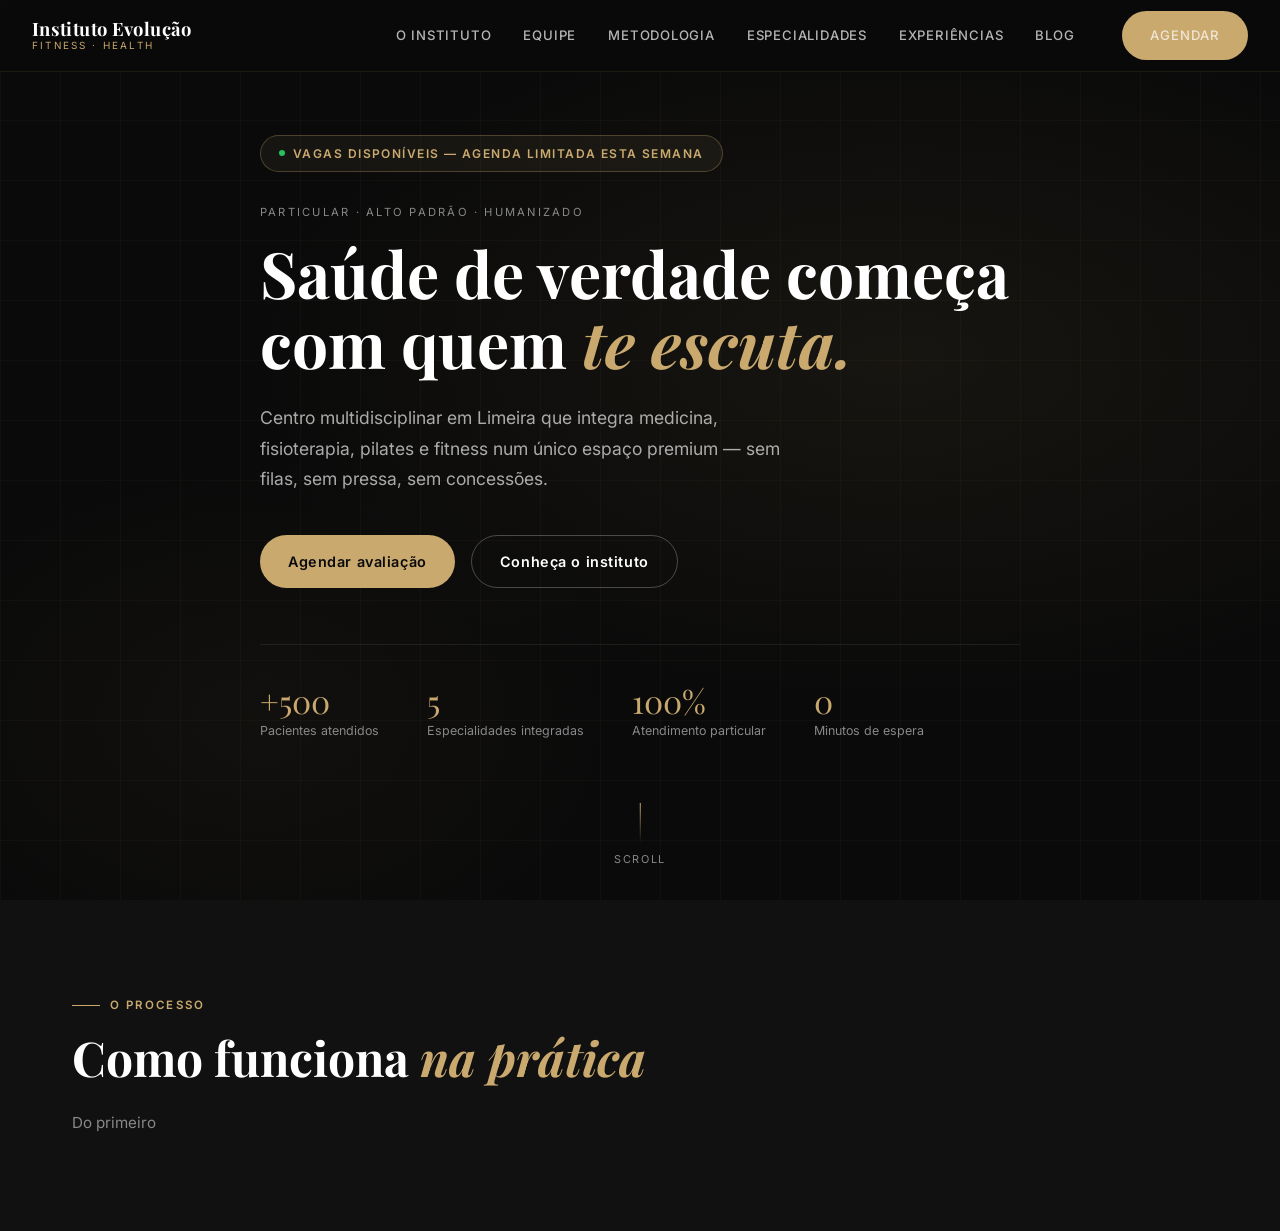
<file: index.html>
<!DOCTYPE html>
<html lang="pt-BR">
<head>
  <meta charset="UTF-8"/>
  <meta name="viewport" content="width=device-width, initial-scale=1.0"/>
  <meta name="description" content="Instituto Evolução — Centro multidisciplinar de saúde de alto padrão em Limeira, SP."/>
  <title>Instituto Evolução | Saúde Integral de Alto Padrão — Limeira, SP</title>
  <link rel="preconnect" href="https://fonts.googleapis.com"/>
  <link rel="preconnect" href="https://fonts.gstatic.com" crossorigin/>
  <link href="https://fonts.googleapis.com/css2?family=Playfair+Display:ital,wght@0,700;1,700&family=Inter:wght@300;400;500;600;700&display=swap" rel="stylesheet"/>
  <link rel="stylesheet" href="style.css"/>
  <style>
    /* HERO */
    #hero {
      min-height: 100vh; display: flex; align-items: center;
      position: relative; overflow: hidden;
      background: var(--dark); padding-top: 72px;
    }
    .hero-bg {
      position: absolute; inset: 0;
      background:
        radial-gradient(ellipse 80% 60% at 70% 40%, rgba(201,169,110,0.07) 0%, transparent 65%),
        radial-gradient(ellipse 50% 50% at 20% 80%, rgba(201,169,110,0.04) 0%, transparent 60%);
      pointer-events: none;
    }
    .hero-grid-lines {
      position: absolute; inset: 0;
      background-image:
        linear-gradient(rgba(201,169,110,0.035) 1px, transparent 1px),
        linear-gradient(90deg, rgba(201,169,110,0.035) 1px, transparent 1px);
      background-size: 60px 60px;
      pointer-events: none;
    }
    .hero-content { position: relative; z-index: 2; max-width: 760px; }
    .hero-badge {
      display: inline-flex; align-items: center; gap: 8px;
      padding: 8px 18px; border: 1px solid rgba(201,169,110,0.3);
      border-radius: 50px; font-size: 0.75rem; font-weight: 600;
      letter-spacing: 0.12em; text-transform: uppercase; color: var(--gold);
      background: rgba(201,169,110,0.07); margin-bottom: 2rem;
    }
    .hero-badge::before {
      content: ''; width: 6px; height: 6px;
      background: #22c55e; border-radius: 50%;
      animation: pulseDot 2s infinite;
    }
    @keyframes pulseDot {
      0%,100% { opacity:1; transform:scale(1); }
      50%      { opacity:0.5; transform:scale(1.4); }
    }
    .hero-title {
      font-size: clamp(2.6rem, 5vw, 4.2rem);
      font-family: var(--font-serif);
      color: var(--white); line-height: 1.1; margin-bottom: 1.5rem;
    }
    .hero-title em { font-style: italic; color: var(--gold); }
    .hero-desc {
      font-size: 1.1rem; color: rgba(255,255,255,0.65);
      max-width: 540px; line-height: 1.75; margin-bottom: 2.5rem;
    }
    .hero-actions { display: flex; gap: 1rem; flex-wrap: wrap; margin-bottom: 3.5rem; }
    .hero-stats {
      display: flex; gap: 3rem; flex-wrap: wrap;
      padding-top: 2.5rem;
      border-top: 1px solid rgba(255,255,255,0.08);
    }
    .hero-stat-value { font-family: var(--font-serif); font-size: 2rem; color: var(--gold); line-height: 1; }
    .hero-stat-label { font-size: 0.78rem; color: var(--gray); margin-top: 4px; }
    .hero-scroll {
      position: absolute; bottom: 2rem; left: 50%; transform: translateX(-50%);
      display: flex; flex-direction: column; align-items: center;
      gap: 8px; font-size: 0.68rem; letter-spacing: 0.16em;
      text-transform: uppercase; color: var(--gray);
    }
    .hero-scroll-line {
      width: 1px; height: 40px;
      background: linear-gradient(180deg, var(--gold), transparent);
      animation: scrollLine 2s ease infinite;
    }
    @keyframes scrollLine {
      0%,100% { opacity:1; transform:scaleY(1); }
      50%      { opacity:0.4; transform:scaleY(0.6); }
    }

    /* PROCESSO */
    #processo { background: var(--dark-2); }
    .process-grid { display: grid; grid-template-columns: repeat(4,1fr); gap: 1.5rem; margin-top: 3rem; }
    .process-card {
      background: var(--dark-3); border: 1px solid rgba(201,169,110,0.1);
      border-radius: var(--radius-lg); padding: 2rem; transition: var(--transition);
    }
    .process-card:hover { border-color: rgba(201,169,110,0.3); transform: translateY(-4px); }
    .process-num { font-family: var(--font-serif); font-size: 3rem; color: rgba(201,169,110,0.15); line-height: 1; margin-bottom: 1rem; }
    .process-card h3 { font-size: 1rem; color: var(--white); margin-bottom: 0.5rem; }
    .process-card p  { font-size: 0.85rem; color: var(--gray); line-height: 1.7; margin: 0; }

    /* INSTITUTO */
    #instituto { background: var(--dark); }
    .instituto-layout { display: grid; grid-template-columns: 1fr 1fr; gap: 5rem; align-items: center; }
    .instituto-text p { font-size: 0.97rem; color: rgba(255,255,255,0.7); line-height: 1.9; margin-bottom: 1.5rem; }
    .instituto-quote {
      font-family: var(--font-serif); font-style: italic;
      font-size: 1.15rem; color: var(--gold);
      border-left: 2px solid var(--gold);
      padding-left: 1.5rem; margin: 2rem 0; line-height: 1.65;
    }
    .instituto-pillars { display: grid; grid-template-columns: 1fr 1fr; gap: 1rem; margin-top: 2rem; }
    .pillar {
      background: var(--dark-3); border: 1px solid rgba(201,169,110,0.1);
      border-radius: var(--radius); padding: 1.25rem; transition: var(--transition);
    }
    .pillar:hover { border-color: rgba(201,169,110,0.3); }
    .pillar h4 { font-size: 0.85rem; color: var(--white); margin-bottom: 0.3rem; }
    .pillar p  { font-size: 0.78rem; color: var(--gray); line-height: 1.6; margin: 0; }
    .instituto-visual {
      background: linear-gradient(135deg, var(--dark-3), var(--dark-4));
      border: 1px solid rgba(201,169,110,0.15);
      border-radius: var(--radius-lg); aspect-ratio: 4/5;
      display: flex; align-items: center; justify-content: center;
      font-size: 5rem; position: relative;
    }
    .instituto-tag {
      position: absolute; bottom: -1rem; right: -1rem;
      background: var(--gold); color: var(--dark);
      padding: 0.75rem 1.25rem; border-radius: var(--radius);
      font-size: 0.82rem; font-weight: 700; text-align: center; line-height: 1.3;
    }

    /* HISTORIA */
    #historia { background: var(--dark-2); }
    .historia-layout { display: grid; grid-template-columns: 1fr 1fr; gap: 5rem; align-items: center; }
    .historia-timeline { display: flex; flex-direction: column; gap: 2rem; }
    .historia-step { display: flex; gap: 1.5rem; }
    .historia-step-num {
      width: 40px; height: 40px; border-radius: 50%;
      background: rgba(201,169,110,0.1); border: 1px solid var(--gold);
      display: flex; align-items: center; justify-content: center;
      font-family: var(--font-serif); font-size: 0.85rem; color: var(--gold);
      flex-shrink: 0;
    }
    .historia-step h4 { font-size: 0.7rem; font-weight: 700; letter-spacing: 0.14em; text-transform: uppercase; color: var(--gold); margin-bottom: 0.3rem; }
    .historia-step h3 { font-size: 1rem; color: var(--white); margin-bottom: 0.5rem; }
    .historia-step p  { font-size: 0.85rem; color: var(--gray); line-height: 1.7; margin: 0; }
    .historia-text p  { font-size: 0.97rem; color: rgba(255,255,255,0.7); line-height: 1.9; margin-bottom: 1.5rem; }
    .historia-quote {
      font-family: var(--font-serif); font-style: italic;
      font-size: 1.05rem; color: var(--gold);
      border-left: 2px solid var(--gold);
      padding-left: 1.5rem; margin: 2rem 0; line-height: 1.65;
    }
    .historia-diffs { display: grid; grid-template-columns: 1fr 1fr; gap: 1rem; margin-top: 2rem; }
    .diff-item {
      background: var(--dark-3); border: 1px solid rgba(201,169,110,0.08);
      border-radius: var(--radius); padding: 1.25rem; transition: var(--transition);
    }
    .diff-item:hover { border-color: rgba(201,169,110,0.25); }
    .diff-item h4 { font-size: 0.85rem; color: var(--white); margin-bottom: 0.3rem; }
    .diff-item p  { font-size: 0.78rem; color: var(--gray); line-height: 1.6; margin: 0; }

    /* EQUIPE */
    #equipe { background: var(--dark); }
    .equipe-grid { display: grid; grid-template-columns: repeat(3,1fr); gap: 2rem; margin-top: 3rem; }
    .equipe-card {
      background: var(--dark-3); border: 1px solid rgba(201,169,110,0.1);
      border-radius: var(--radius-lg); overflow: hidden; transition: var(--transition);
    }
    .equipe-card:hover { border-color: rgba(201,169,110,0.3); transform: translateY(-5px); }
    .equipe-photo {
      aspect-ratio: 4/3; background: linear-gradient(135deg, var(--dark-4), var(--dark-3));
      display: flex; flex-direction: column; align-items: center; justify-content: center;
      gap: 0.5rem; font-size: 3rem; border-bottom: 1px solid rgba(201,169,110,0.1);
      position: relative;
    }
    .equipe-photo-label {
      font-size: 0.65rem; font-weight: 600; letter-spacing: 0.12em;
      text-transform: uppercase; color: rgba(201,169,110,0.4);
    }
    .equipe-body { padding: 1.5rem; }
    .equipe-specialty {
      font-size: 0.68rem; font-weight: 700; letter-spacing: 0.14em;
      text-transform: uppercase; color: var(--gold); margin-bottom: 0.4rem;
    }
    .equipe-card h3 { font-size: 1.1rem; color: var(--white); margin-bottom: 0.2rem; }
    .equipe-role { font-size: 0.8rem; color: var(--gray); margin-bottom: 0.75rem; }
    .equipe-card p  { font-size: 0.83rem; color: var(--gray); line-height: 1.7; margin-bottom: 1rem; }
    .equipe-creds { display: flex; flex-direction: column; gap: 0.3rem; }
    .equipe-cred {
      font-size: 0.75rem; color: rgba(255,255,255,0.4);
      display: flex; align-items: center; gap: 6px;
    }
    .equipe-cred::before { content: '·'; color: var(--gold); }
    .equipe-together {
      display: grid; grid-template-columns: 2fr 1fr; gap: 3rem;
      background: var(--dark-3); border: 1px solid rgba(201,169,110,0.12);
      border-radius: var(--radius-lg); padding: 3rem; margin-top: 3rem; align-items: center;
    }
    .equipe-together h3 { font-size: 1.5rem; color: var(--white); margin-bottom: 1rem; }
    .equipe-together p  { font-size: 0.9rem; color: rgba(255,255,255,0.7); line-height: 1.8; margin-bottom: 1.5rem; }
    .equipe-together-icons { font-size: 3rem; letter-spacing: 0.5rem; }

    /* METODOLOGIA */
    #metodologia { background: var(--dark-2); }
    .metodo-grid { display: grid; grid-template-columns: repeat(4,1fr); gap: 1.5rem; margin-top: 3rem; }
    .metodo-card {
      background: var(--dark-3); border: 1px solid rgba(201,169,110,0.1);
      border-radius: var(--radius-lg); padding: 2rem; transition: var(--transition);
      position: relative; overflow: hidden;
    }
    .metodo-card::before {
      content: ''; position: absolute; top: 0; left: 0; right: 0;
      height: 2px; background: linear-gradient(90deg, var(--gold), transparent);
      opacity: 0; transition: var(--transition);
    }
    .metodo-card:hover { border-color: rgba(201,169,110,0.3); transform: translateY(-4px); }
    .metodo-card:hover::before { opacity: 1; }
    .metodo-num { font-family: var(--font-serif); font-size: 3rem; color: rgba(201,169,110,0.15); line-height: 1; margin-bottom: 1rem; }
    .metodo-card h3 { font-size: 1rem; color: var(--white); margin-bottom: 0.5rem; }
    .metodo-card p  { font-size: 0.85rem; color: var(--gray); line-height: 1.7; margin-bottom: 1rem; }
    .metodo-tag {
      display: inline-block; font-size: 0.68rem; font-weight: 600;
      letter-spacing: 0.1em; text-transform: uppercase; color: var(--gold);
      background: rgba(201,169,110,0.08); border: 1px solid rgba(201,169,110,0.2);
      padding: 4px 10px; border-radius: 50px;
    }
    .vs-section { margin-top: 5rem; }
    .vs-grid { display: grid; grid-template-columns: 1fr 1fr; gap: 1.5rem; margin-top: 2rem; }
    .vs-box {
      background: var(--dark-3); border: 1px solid rgba(255,255,255,0.06);
      border-radius: var(--radius-lg); padding: 2rem;
    }
    .vs-box.highlight { border-color: rgba(201,169,110,0.25); }
    .vs-title { font-size: 0.78rem; font-weight: 700; letter-spacing: 0.12em; text-transform: uppercase; margin-bottom: 1.5rem; padding-bottom: 1rem; border-bottom: 1px solid rgba(255,255,255,0.07); }
    .vs-title.bad  { color: var(--gray); }
    .vs-title.good { color: var(--gold); }
    .vs-item { display: flex; align-items: flex-start; gap: 10px; font-size: 0.85rem; color: rgba(255,255,255,0.65); padding: 0.65rem 0; border-bottom: 1px solid rgba(255,255,255,0.04); line-height: 1.5; }
    .vs-item:last-child { border-bottom: none; }
    .vs-item .icon.bad  { color: #f87171; flex-shrink: 0; }
    .vs-item .icon.good { color: #22c55e; flex-shrink: 0; }

    /* AMBIENTE */
    #ambiente { background: var(--dark); }
    .ambiente-grid { display: grid; grid-template-columns: repeat(3,1fr); gap: 1.5rem; margin-top: 3rem; }
    .ambiente-item {
      border-radius: var(--radius-lg); background: linear-gradient(135deg, var(--dark-3), var(--dark-4));
      border: 1px solid rgba(201,169,110,0.1); aspect-ratio: 4/3;
      display: flex; flex-direction: column; align-items: center; justify-content: center;
      gap: 0.5rem; transition: var(--transition);
    }
    .ambiente-item:hover { border-color: rgba(201,169,110,0.3); }
    .ambiente-item span { font-size: 2.5rem; }
    .ambiente-item-label { font-size: 0.68rem; font-weight: 600; letter-spacing: 0.1em; text-transform: uppercase; color: rgba(201,169,110,0.5); }
    .ambiente-item-sub { font-size: 0.72rem; color: var(--gray); }
    .ambiente-features { display: grid; grid-template-columns: repeat(4,1fr); gap: 1rem; margin-top: 2.5rem; }
    .ambiente-feat {
      text-align: center; padding: 1.25rem;
      background: var(--dark-3); border: 1px solid rgba(201,169,110,0.08);
      border-radius: var(--radius); font-size: 0.82rem; color: var(--gray-light);
      transition: var(--transition);
    }
    .ambiente-feat:hover { border-color: rgba(201,169,110,0.25); }
    .ambiente-feat span { display: block; font-size: 1.5rem; margin-bottom: 0.5rem; }

    /* ESPECIALIDADES */
    #especialidades { background: var(--dark-2); }
    .especialidades-grid { display: grid; grid-template-columns: repeat(3,1fr); gap: 1.5rem; margin-top: 3rem; }
    .esp-card {
      background: var(--dark-3); border: 1px solid rgba(201,169,110,0.1);
      border-radius: var(--radius-lg); padding: 2rem; transition: var(--transition);
      position: relative; overflow: hidden; display: block;
    }
    .esp-card::before {
      content: ''; position: absolute; top: 0; left: 0; right: 0;
      height: 2px; background: linear-gradient(90deg, var(--gold), transparent);
      opacity: 0; transition: var(--transition);
    }
    .esp-card:hover { border-color: rgba(201,169,110,0.35); transform: translateY(-5px); box-shadow: var(--shadow-gold); }
    .esp-card:hover::before { opacity: 1; }
    .esp-num { font-family: var(--font-serif); font-size: 2.5rem; color: rgba(201,169,110,0.12); line-height: 1; margin-bottom: 1rem; }
    .esp-card h3 { font-size: 1.05rem; color: var(--white); margin-bottom: 0.5rem; }
    .esp-card p  { font-size: 0.85rem; color: var(--gray); line-height: 1.7; margin-bottom: 1.25rem; }
    .esp-includes { display: flex; flex-direction: column; gap: 0.35rem; }
    .esp-includes span { font-size: 0.78rem; color: rgba(255,255,255,0.5); display: flex; align-items: center; gap: 7px; }
    .esp-includes span::before { content: '·'; color: var(--gold); }
    .esp-includes span a { color: inherit; text-decoration: underline; text-decoration-color: rgba(201,169,110,0.3); transition: var(--transition); }
    .esp-includes span a:hover { color: var(--gold); }
    .esp-cta-bar {
      display: flex; gap: 1rem; align-items: center; justify-content: center;
      margin-top: 4rem; background: var(--dark-3); border: 1px solid rgba(201,169,110,0.15);
      border-radius: var(--radius-lg); padding: 2.5rem; flex-wrap: wrap;
    }
    .esp-cta-bar p { font-family: var(--font-serif); font-style: italic; font-size: 1rem; color: var(--gold); margin: 0; }

    /* DIFERENCIAIS */
    #diferenciais { background: var(--dark); }
    .difs-grid { display: grid; grid-template-columns: repeat(2,1fr); gap: 1.5rem; margin-top: 3rem; }
    .dif-card {
      background: var(--dark-3); border: 1px solid rgba(201,169,110,0.1);
      border-radius: var(--radius-lg); padding: 2rem; display: flex; gap: 1.25rem; transition: var(--transition);
    }
    .dif-card:hover { border-color: rgba(201,169,110,0.3); }
    .dif-num { font-family: var(--font-serif); font-size: 2rem; color: rgba(201,169,110,0.2); line-height: 1; min-width: 36px; }
    .dif-card h3 { font-size: 0.95rem; color: var(--white); margin-bottom: 0.5rem; }
    .dif-card p  { font-size: 0.83rem; color: var(--gray); line-height: 1.7; margin: 0; }

    /* CASOS */
    #casos { background: var(--dark-2); }
    .casos-grid { display: grid; grid-template-columns: repeat(2,1fr); gap: 1.5rem; margin-top: 3rem; }
    .caso-card {
      background: var(--dark-3); border: 1px solid rgba(201,169,110,0.1);
      border-radius: var(--radius-lg); padding: 2rem; transition: var(--transition);
    }
    .caso-card:hover { border-color: rgba(201,169,110,0.25); }
    .caso-tag { font-size: 0.68rem; font-weight: 700; letter-spacing: 0.14em; text-transform: uppercase; color: var(--gold); margin-bottom: 0.75rem; }
    .caso-card blockquote { font-style: italic; font-size: 0.9rem; color: rgba(255,255,255,0.75); line-height: 1.8; margin-bottom: 1.25rem; }
    .caso-author { display: flex; align-items: center; gap: 0.75rem; }
    .caso-av {
      width: 40px; height: 40px; border-radius: 50%;
      background: linear-gradient(135deg, var(--gold-dark), var(--gold));
      display: flex; align-items: center; justify-content: center;
      font-size: 0.8rem; font-weight: 700; color: var(--dark); flex-shrink: 0;
    }
    .caso-author h4 { font-size: 0.85rem; color: var(--white); }
    .caso-author p  { font-size: 0.75rem; color: var(--gray); margin: 0; }
    .caso-stats { display: flex; gap: 1.5rem; margin-top: 1.25rem; padding-top: 1.25rem; border-top: 1px solid rgba(255,255,255,0.07); }
    .caso-stat-value { font-family: var(--font-serif); font-size: 1.75rem; color: var(--gold); line-height: 1; }
    .caso-stat-label { font-size: 0.72rem; color: var(--gray); }

    /* DEPOIMENTOS */
    #depoimentos { background: var(--dark); }
    .depoimentos-grid { display: grid; grid-template-columns: repeat(3,1fr); gap: 1.5rem; margin-top: 3rem; }
    .depo-card {
      background: var(--dark-3); border: 1px solid rgba(201,169,110,0.1);
      border-radius: var(--radius-lg); padding: 2rem; transition: var(--transition);
      position: relative;
    }
    .depo-card:hover { border-color: rgba(201,169,110,0.25); }
    .depo-card::before {
      content: '"'; font-family: var(--font-serif); font-size: 5rem;
      color: rgba(201,169,110,0.07); position: absolute;
      top: 0; left: 1.5rem; line-height: 1;
    }
    .depo-stars { color: var(--gold); letter-spacing: 2px; font-size: 0.85rem; margin-bottom: 1rem; }
    .depo-card blockquote { font-style: italic; font-size: 0.9rem; color: rgba(255,255,255,0.75); line-height: 1.8; margin-bottom: 1.5rem; position: relative; z-index: 1; }
    .depo-author { display: flex; align-items: center; gap: 0.75rem; }
    .depo-av {
      width: 40px; height: 40px; border-radius: 50%;
      background: linear-gradient(135deg, var(--gold-dark), var(--gold));
      display: flex; align-items: center; justify-content: center;
      font-size: 0.8rem; font-weight: 700; color: var(--dark); flex-shrink: 0;
    }
    .depo-author h4 { font-size: 0.85rem; color: var(--white); }
    .depo-author p  { font-size: 0.75rem; color: var(--gray); margin: 0; }

    /* BLOG */
    #conteudo { background: var(--dark-2); }
    .blog-grid { display: grid; grid-template-columns: repeat(3,1fr); gap: 1.5rem; margin-top: 3rem; }
    .blog-card {
      background: var(--dark-3); border: 1px solid rgba(201,169,110,0.1);
      border-radius: var(--radius-lg); overflow: hidden; transition: var(--transition); display: block;
    }
    .blog-card:hover { border-color: rgba(201,169,110,0.3); transform: translateY(-5px); box-shadow: var(--shadow-gold); }
    .blog-img {
      aspect-ratio: 16/9; background: linear-gradient(135deg, var(--dark-4), var(--dark-3));
      display: flex; align-items: center; justify-content: center;
      font-size: 2.5rem; border-bottom: 1px solid rgba(201,169,110,0.1);
    }
    .blog-body { padding: 1.5rem; }
    .blog-cat { font-size: 0.68rem; font-weight: 700; letter-spacing: 0.14em; text-transform: uppercase; color: var(--gold); margin-bottom: 0.5rem; }
    .blog-body h3 { font-size: 1rem; color: var(--white); line-height: 1.4; margin-bottom: 0.75rem; }
    .blog-body p  { font-size: 0.83rem; color: var(--gray); line-height: 1.7; margin-bottom: 1rem; }
    .blog-meta { font-size: 0.75rem; color: var(--gray); }

    /* AGENDAR */
    #agendar { background: var(--dark); }
    .agendar-layout { display: grid; grid-template-columns: 1fr 1fr; gap: 5rem; align-items: start; }
    .agendar-info p  { font-size: 0.95rem; color: rgba(255,255,255,0.7); line-height: 1.85; margin-bottom: 2rem; }
    .agendar-steps { display: flex; flex-direction: column; gap: 1.25rem; margin-bottom: 2.5rem; }
    .agendar-step { display: flex; align-items: flex-start; gap: 1rem; }
    .agendar-step-num {
      width: 32px; height: 32px; border-radius: 50%;
      background: rgba(201,169,110,0.1); border: 1px solid var(--gold);
      display: flex; align-items: center; justify-content: center;
      font-size: 0.8rem; font-weight: 700; color: var(--gold); flex-shrink: 0;
    }
    .agendar-step h4 { font-size: 0.88rem; color: var(--white); margin-bottom: 0.2rem; }
    .agendar-step p  { font-size: 0.82rem; color: var(--gray); line-height: 1.6; margin: 0; }
    .agendar-info-items { display: flex; flex-direction: column; gap: 0.75rem; }
    .agendar-info-item { display: flex; align-items: center; gap: 0.75rem; font-size: 0.85rem; color: rgba(255,255,255,0.65); }
    .agendar-info-item span { flex-shrink: 0; }
    .form-box {
      background: var(--dark-3); border: 1px solid rgba(201,169,110,0.15);
      border-radius: var(--radius-lg); padding: 2.5rem;
    }
    .form-box h3 { font-size: 1.2rem; color: var(--white); margin-bottom: 0.4rem; }
    .form-box > p { font-size: 0.85rem; color: var(--gray); margin-bottom: 2rem; }
    .form-row { display: grid; grid-template-columns: 1fr 1fr; gap: 1rem; }
    .form-submit { width: 100%; justify-content: center; margin-top: 0.5rem; padding: 16px; font-size: 0.95rem; }
    .form-privacy { text-align: center; font-size: 0.75rem; color: var(--gray); margin-top: 0.75rem; }
    .form-whatsapp-alt { text-align: center; margin-top: 1.25rem; }
    .form-whatsapp-alt a { display: inline-flex; align-items: center; gap: 8px; font-size: 0.85rem; color: #25D366; font-weight: 600; transition: var(--transition); }
    .form-success { display: none; text-align: center; padding: 2.5rem 1.5rem; }
    .form-success.show { display: block; }

    /* RESPONSIVE */
    @media(max-width:1024px) {
      .process-grid       { grid-template-columns: repeat(2,1fr); }
      .equipe-grid        { grid-template-columns: repeat(2,1fr); }
      .especialidades-grid{ grid-template-columns: repeat(2,1fr); }
      .ambiente-features  { grid-template-columns: repeat(2,1fr); }
      .metodo-grid        { grid-template-columns: repeat(2,1fr); }
      .blog-grid          { grid-template-columns: repeat(2,1fr); }
    }
    @media(max-width:768px) {
      .instituto-layout,
      .historia-layout,
      .agendar-layout   { grid-template-columns: 1fr; gap: 3rem; }
      .instituto-pillars,
      .historia-diffs   { grid-template-columns: 1fr; }
      .equipe-grid,
      .especialidades-grid,
      .metodo-grid,
      .depoimentos-grid,
      .casos-grid,
      .blog-grid        { grid-template-columns: 1fr; }
      .vs-grid          { grid-template-columns: 1fr; }
      .ambiente-grid    { grid-template-columns: 1fr; }
      .ambiente-features{ grid-template-columns: repeat(2,1fr); }
      .process-grid     { grid-template-columns: 1fr; }
      .form-row         { grid-template-columns: 1fr; }
      .hero-stats       { gap: 1.5rem; }
      .instituto-tag    { display: none; }
      .equipe-together  { grid-template-columns: 1fr; }
      .difs-grid        { grid-template-columns: 1fr; }
      .casos-grid       { grid-template-columns: 1fr; }
    }
  </style>
</head>
<body>

<!-- NAVBAR -->
<nav class="navbar" id="navbar">
  <a href="index.html" class="nav-logo">
    <span class="nav-logo-main">Instituto Evolução</span>
    <span class="nav-logo-sub">Fitness · Health</span>
  </a>
  <div class="nav-links">
    <a href="#instituto">O Instituto</a>
    <a href="#equipe">Equipe</a>
    <a href="#metodologia">Metodologia</a>
    <a href="#especialidades">Especialidades</a>
    <a href="#depoimentos">Experiências</a>
    <a href="blog.html">Blog</a>
    <a href="#agendar" class="btn btn-primary nav-cta">Agendar</a>
  </div>
  <button class="nav-hamburger" id="hamburger" aria-label="Menu">
    <span></span><span></span><span></span>
  </button>
</nav>
<div class="nav-mobile" id="navMobile">
  <a href="#instituto"      onclick="closeMobile()">O Instituto</a>
  <a href="#equipe"         onclick="closeMobile()">Equipe</a>
  <a href="#metodologia"    onclick="closeMobile()">Metodologia</a>
  <a href="#especialidades" onclick="closeMobile()">Especialidades</a>
  <a href="#depoimentos"    onclick="closeMobile()">Experiências</a>
  <a href="blog.html"       onclick="closeMobile()">Blog</a>
  <a href="#agendar" class="btn btn-primary" onclick="closeMobile()">Agendar avaliação</a>
</div>

<!-- HERO -->
<section id="hero">
  <div class="hero-bg"></div>
  <div class="hero-grid-lines"></div>
  <div class="container">
    <div class="hero-content">
      <div class="hero-badge">Vagas disponíveis — Agenda limitada esta semana</div>
      <p style="font-size:0.7rem;letter-spacing:0.2em;text-transform:uppercase;color:var(--gray);margin-bottom:1rem;">Particular · Alto Padrão · Humanizado</p>
      <h1 class="hero-title">Saúde de verdade começa com quem <em>te escuta.</em></h1>
      <p class="hero-desc">Centro multidisciplinar em Limeira que integra medicina, fisioterapia, pilates e fitness num único espaço premium — sem filas, sem pressa, sem concessões.</p>
      <div class="hero-actions">
        <a href="#agendar" class="btn btn-primary">Agendar avaliação</a>
        <a href="#instituto" class="btn btn-secondary">Conheça o instituto</a>
      </div>
      <div class="hero-stats">
        <div><div class="hero-stat-value">+500</div><div class="hero-stat-label">Pacientes atendidos</div></div>
        <div><div class="hero-stat-value">5</div><div class="hero-stat-label">Especialidades integradas</div></div>
        <div><div class="hero-stat-value">100%</div><div class="hero-stat-label">Atendimento particular</div></div>
        <div><div class="hero-stat-value">0</div><div class="hero-stat-label">Minutos de espera</div></div>
      </div>
    </div>
  </div>
  <div class="hero-scroll"><div class="hero-scroll-line"></div>Scroll</div>
</section>

<!-- PROCESSO -->
<section id="processo">
  <div class="container">
    <div class="section-label">O processo</div>
    <h2 class="section-title">Como funciona <em>na prática</em></h2>
    <p style="color:var(--gray);max-width:560px;font-size:0.95rem;line-height:1.7;">Do primeiro
</file>
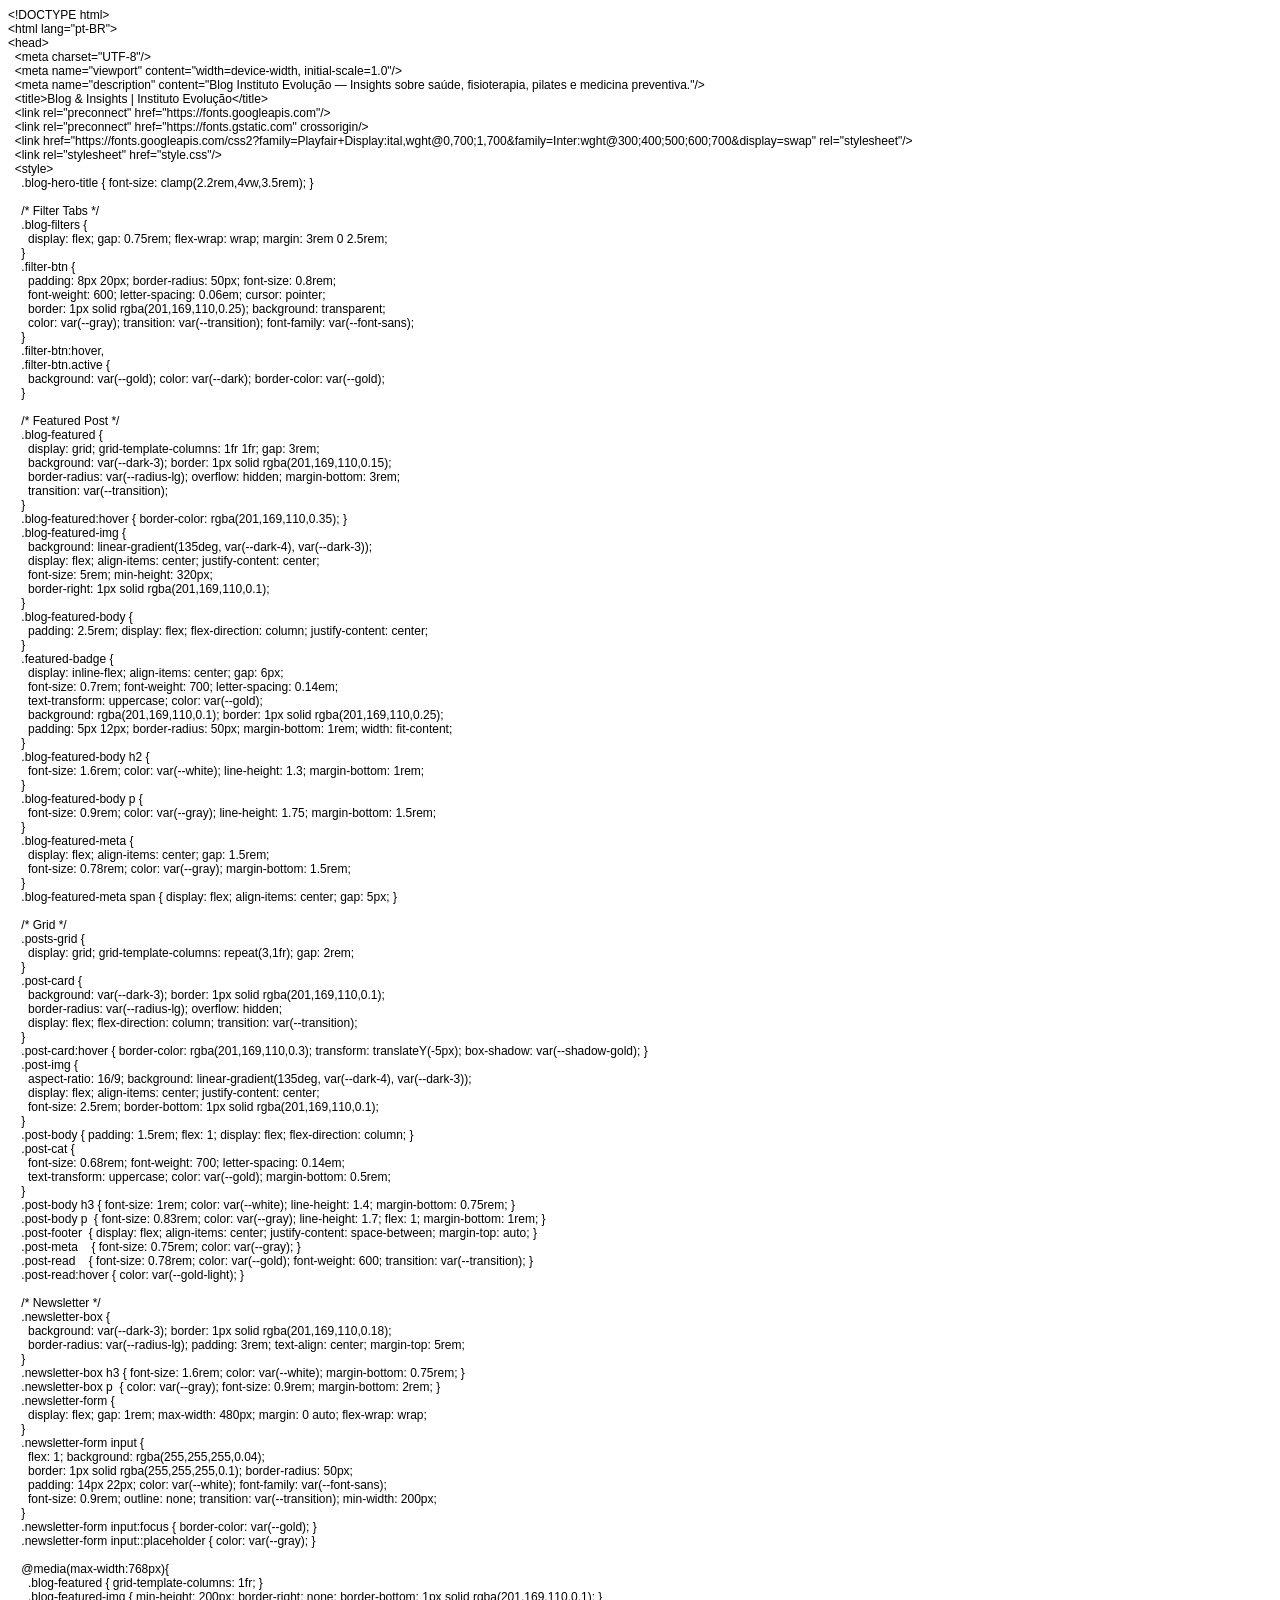
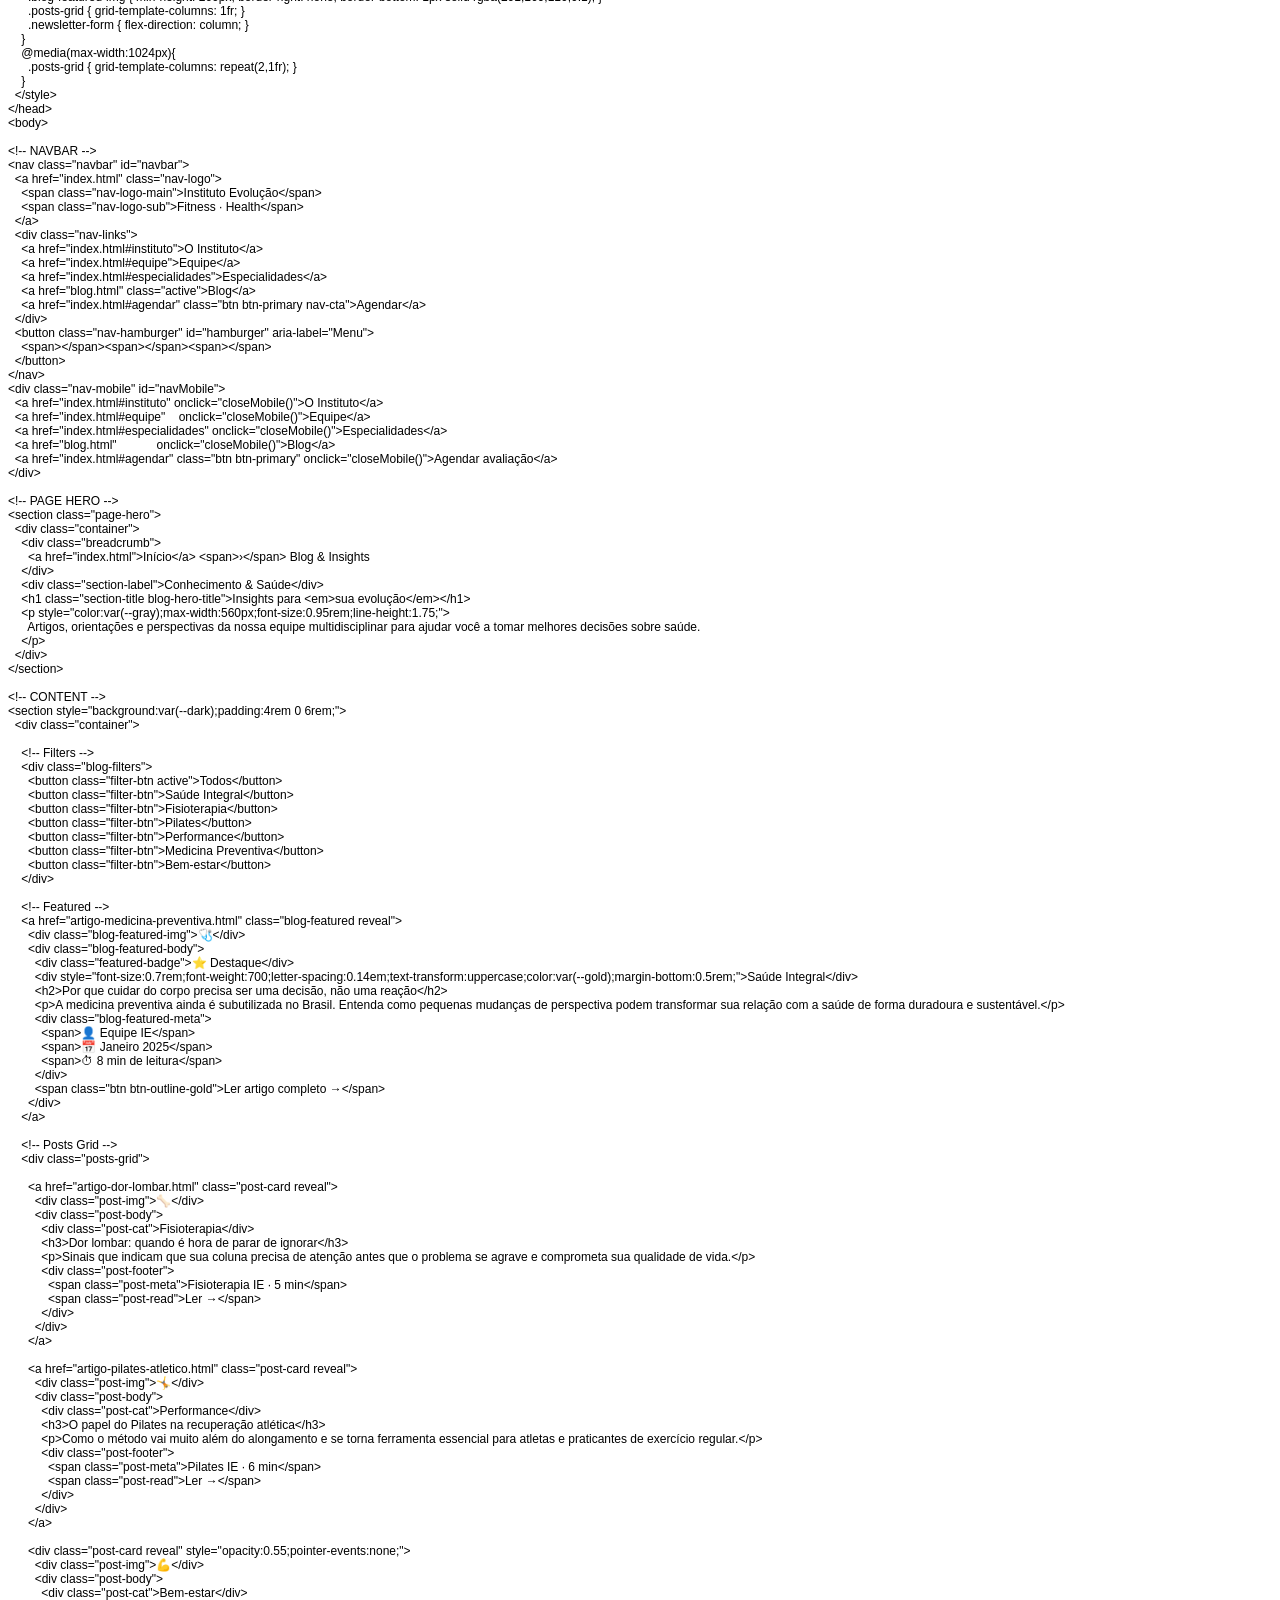
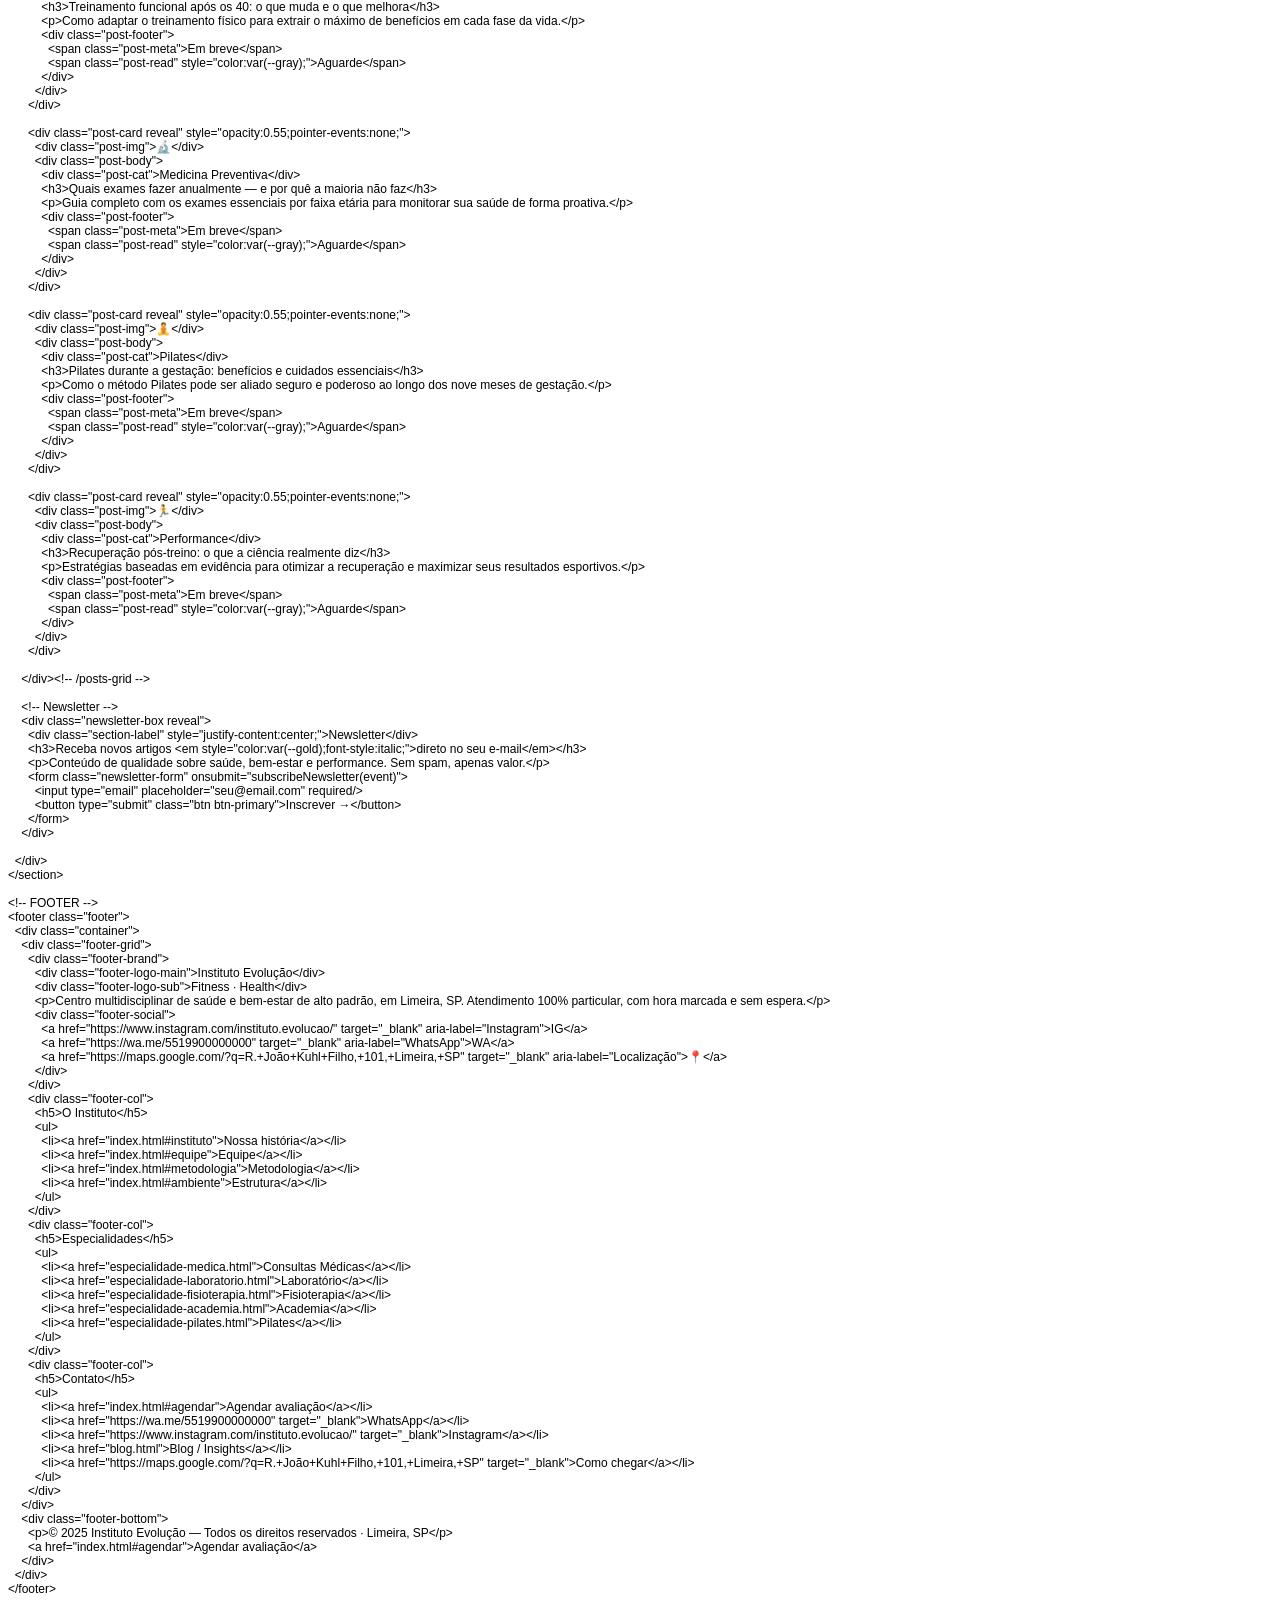
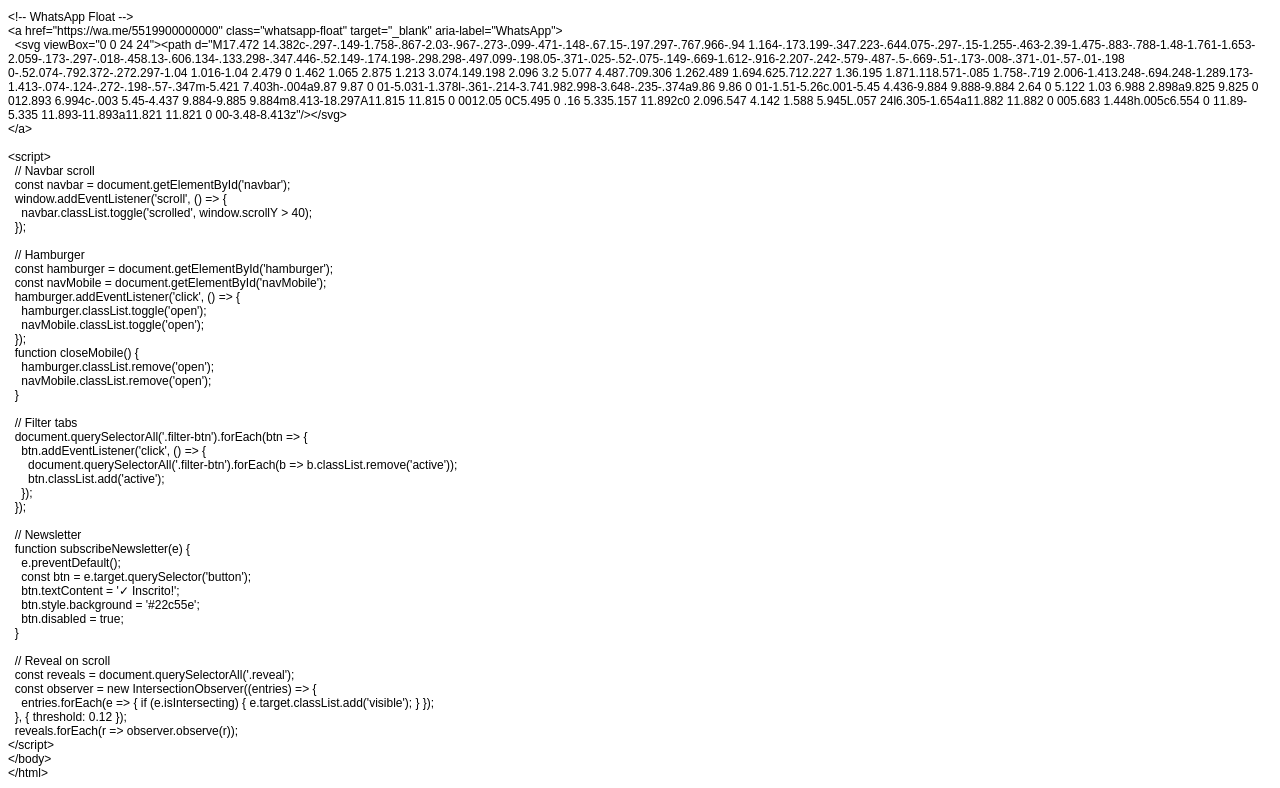
<file: blog.html>
<!DOCTYPE html PUBLIC "-//W3C//DTD HTML 4.01//EN" "http://www.w3.org/TR/html4/strict.dtd">
<html>
<head>
  <meta http-equiv="Content-Type" content="text/html; charset=utf-8">
  <meta http-equiv="Content-Style-Type" content="text/css">
  <title></title>
  <meta name="Generator" content="Cocoa HTML Writer">
  <meta name="CocoaVersion" content="2575.5">
  <style type="text/css">
    p.p1 {margin: 0.0px 0.0px 0.0px 0.0px; font: 12.0px Helvetica}
    p.p2 {margin: 0.0px 0.0px 0.0px 0.0px; font: 12.0px Helvetica; min-height: 14.0px}
  </style>
</head>
<body>
<p class="p1">&lt;!DOCTYPE html&gt;</p>
<p class="p1">&lt;html lang="pt-BR"&gt;</p>
<p class="p1">&lt;head&gt;</p>
<p class="p1"><span class="Apple-converted-space">  </span>&lt;meta charset="UTF-8"/&gt;</p>
<p class="p1"><span class="Apple-converted-space">  </span>&lt;meta name="viewport" content="width=device-width, initial-scale=1.0"/&gt;</p>
<p class="p1"><span class="Apple-converted-space">  </span>&lt;meta name="description" content="Blog Instituto Evolução — Insights sobre saúde, fisioterapia, pilates e medicina preventiva."/&gt;</p>
<p class="p1"><span class="Apple-converted-space">  </span>&lt;title&gt;Blog &amp; Insights | Instituto Evolução&lt;/title&gt;</p>
<p class="p1"><span class="Apple-converted-space">  </span>&lt;link rel="preconnect" href="https://fonts.googleapis.com"/&gt;</p>
<p class="p1"><span class="Apple-converted-space">  </span>&lt;link rel="preconnect" href="https://fonts.gstatic.com" crossorigin/&gt;</p>
<p class="p1"><span class="Apple-converted-space">  </span>&lt;link href="https://fonts.googleapis.com/css2?family=Playfair+Display:ital,wght@0,700;1,700&amp;family=Inter:wght@300;400;500;600;700&amp;display=swap" rel="stylesheet"/&gt;</p>
<p class="p1"><span class="Apple-converted-space">  </span>&lt;link rel="stylesheet" href="style.css"/&gt;</p>
<p class="p1"><span class="Apple-converted-space">  </span>&lt;style&gt;</p>
<p class="p1"><span class="Apple-converted-space">    </span>.blog-hero-title { font-size: clamp(2.2rem,4vw,3.5rem); }</p>
<p class="p2"><br></p>
<p class="p1"><span class="Apple-converted-space">    </span>/* Filter Tabs */</p>
<p class="p1"><span class="Apple-converted-space">    </span>.blog-filters {</p>
<p class="p1"><span class="Apple-converted-space">      </span>display: flex; gap: 0.75rem; flex-wrap: wrap; margin: 3rem 0 2.5rem;</p>
<p class="p1"><span class="Apple-converted-space">    </span>}</p>
<p class="p1"><span class="Apple-converted-space">    </span>.filter-btn {</p>
<p class="p1"><span class="Apple-converted-space">      </span>padding: 8px 20px; border-radius: 50px; font-size: 0.8rem;</p>
<p class="p1"><span class="Apple-converted-space">      </span>font-weight: 600; letter-spacing: 0.06em; cursor: pointer;</p>
<p class="p1"><span class="Apple-converted-space">      </span>border: 1px solid rgba(201,169,110,0.25); background: transparent;</p>
<p class="p1"><span class="Apple-converted-space">      </span>color: var(--gray); transition: var(--transition); font-family: var(--font-sans);</p>
<p class="p1"><span class="Apple-converted-space">    </span>}</p>
<p class="p1"><span class="Apple-converted-space">    </span>.filter-btn:hover,</p>
<p class="p1"><span class="Apple-converted-space">    </span>.filter-btn.active {</p>
<p class="p1"><span class="Apple-converted-space">      </span>background: var(--gold); color: var(--dark); border-color: var(--gold);</p>
<p class="p1"><span class="Apple-converted-space">    </span>}</p>
<p class="p2"><br></p>
<p class="p1"><span class="Apple-converted-space">    </span>/* Featured Post */</p>
<p class="p1"><span class="Apple-converted-space">    </span>.blog-featured {</p>
<p class="p1"><span class="Apple-converted-space">      </span>display: grid; grid-template-columns: 1fr 1fr; gap: 3rem;</p>
<p class="p1"><span class="Apple-converted-space">      </span>background: var(--dark-3); border: 1px solid rgba(201,169,110,0.15);</p>
<p class="p1"><span class="Apple-converted-space">      </span>border-radius: var(--radius-lg); overflow: hidden; margin-bottom: 3rem;</p>
<p class="p1"><span class="Apple-converted-space">      </span>transition: var(--transition);</p>
<p class="p1"><span class="Apple-converted-space">    </span>}</p>
<p class="p1"><span class="Apple-converted-space">    </span>.blog-featured:hover { border-color: rgba(201,169,110,0.35); }</p>
<p class="p1"><span class="Apple-converted-space">    </span>.blog-featured-img {</p>
<p class="p1"><span class="Apple-converted-space">      </span>background: linear-gradient(135deg, var(--dark-4), var(--dark-3));</p>
<p class="p1"><span class="Apple-converted-space">      </span>display: flex; align-items: center; justify-content: center;</p>
<p class="p1"><span class="Apple-converted-space">      </span>font-size: 5rem; min-height: 320px;</p>
<p class="p1"><span class="Apple-converted-space">      </span>border-right: 1px solid rgba(201,169,110,0.1);</p>
<p class="p1"><span class="Apple-converted-space">    </span>}</p>
<p class="p1"><span class="Apple-converted-space">    </span>.blog-featured-body {</p>
<p class="p1"><span class="Apple-converted-space">      </span>padding: 2.5rem; display: flex; flex-direction: column; justify-content: center;</p>
<p class="p1"><span class="Apple-converted-space">    </span>}</p>
<p class="p1"><span class="Apple-converted-space">    </span>.featured-badge {</p>
<p class="p1"><span class="Apple-converted-space">      </span>display: inline-flex; align-items: center; gap: 6px;</p>
<p class="p1"><span class="Apple-converted-space">      </span>font-size: 0.7rem; font-weight: 700; letter-spacing: 0.14em;</p>
<p class="p1"><span class="Apple-converted-space">      </span>text-transform: uppercase; color: var(--gold);</p>
<p class="p1"><span class="Apple-converted-space">      </span>background: rgba(201,169,110,0.1); border: 1px solid rgba(201,169,110,0.25);</p>
<p class="p1"><span class="Apple-converted-space">      </span>padding: 5px 12px; border-radius: 50px; margin-bottom: 1rem; width: fit-content;</p>
<p class="p1"><span class="Apple-converted-space">    </span>}</p>
<p class="p1"><span class="Apple-converted-space">    </span>.blog-featured-body h2 {</p>
<p class="p1"><span class="Apple-converted-space">      </span>font-size: 1.6rem; color: var(--white); line-height: 1.3; margin-bottom: 1rem;</p>
<p class="p1"><span class="Apple-converted-space">    </span>}</p>
<p class="p1"><span class="Apple-converted-space">    </span>.blog-featured-body p {</p>
<p class="p1"><span class="Apple-converted-space">      </span>font-size: 0.9rem; color: var(--gray); line-height: 1.75; margin-bottom: 1.5rem;</p>
<p class="p1"><span class="Apple-converted-space">    </span>}</p>
<p class="p1"><span class="Apple-converted-space">    </span>.blog-featured-meta {</p>
<p class="p1"><span class="Apple-converted-space">      </span>display: flex; align-items: center; gap: 1.5rem;</p>
<p class="p1"><span class="Apple-converted-space">      </span>font-size: 0.78rem; color: var(--gray); margin-bottom: 1.5rem;</p>
<p class="p1"><span class="Apple-converted-space">    </span>}</p>
<p class="p1"><span class="Apple-converted-space">    </span>.blog-featured-meta span { display: flex; align-items: center; gap: 5px; }</p>
<p class="p2"><br></p>
<p class="p1"><span class="Apple-converted-space">    </span>/* Grid */</p>
<p class="p1"><span class="Apple-converted-space">    </span>.posts-grid {</p>
<p class="p1"><span class="Apple-converted-space">      </span>display: grid; grid-template-columns: repeat(3,1fr); gap: 2rem;</p>
<p class="p1"><span class="Apple-converted-space">    </span>}</p>
<p class="p1"><span class="Apple-converted-space">    </span>.post-card {</p>
<p class="p1"><span class="Apple-converted-space">      </span>background: var(--dark-3); border: 1px solid rgba(201,169,110,0.1);</p>
<p class="p1"><span class="Apple-converted-space">      </span>border-radius: var(--radius-lg); overflow: hidden;</p>
<p class="p1"><span class="Apple-converted-space">      </span>display: flex; flex-direction: column; transition: var(--transition);</p>
<p class="p1"><span class="Apple-converted-space">    </span>}</p>
<p class="p1"><span class="Apple-converted-space">    </span>.post-card:hover { border-color: rgba(201,169,110,0.3); transform: translateY(-5px); box-shadow: var(--shadow-gold); }</p>
<p class="p1"><span class="Apple-converted-space">    </span>.post-img {</p>
<p class="p1"><span class="Apple-converted-space">      </span>aspect-ratio: 16/9; background: linear-gradient(135deg, var(--dark-4), var(--dark-3));</p>
<p class="p1"><span class="Apple-converted-space">      </span>display: flex; align-items: center; justify-content: center;</p>
<p class="p1"><span class="Apple-converted-space">      </span>font-size: 2.5rem; border-bottom: 1px solid rgba(201,169,110,0.1);</p>
<p class="p1"><span class="Apple-converted-space">    </span>}</p>
<p class="p1"><span class="Apple-converted-space">    </span>.post-body { padding: 1.5rem; flex: 1; display: flex; flex-direction: column; }</p>
<p class="p1"><span class="Apple-converted-space">    </span>.post-cat {</p>
<p class="p1"><span class="Apple-converted-space">      </span>font-size: 0.68rem; font-weight: 700; letter-spacing: 0.14em;</p>
<p class="p1"><span class="Apple-converted-space">      </span>text-transform: uppercase; color: var(--gold); margin-bottom: 0.5rem;</p>
<p class="p1"><span class="Apple-converted-space">    </span>}</p>
<p class="p1"><span class="Apple-converted-space">    </span>.post-body h3 { font-size: 1rem; color: var(--white); line-height: 1.4; margin-bottom: 0.75rem; }</p>
<p class="p1"><span class="Apple-converted-space">    </span>.post-body p<span class="Apple-converted-space">  </span>{ font-size: 0.83rem; color: var(--gray); line-height: 1.7; flex: 1; margin-bottom: 1rem; }</p>
<p class="p1"><span class="Apple-converted-space">    </span>.post-footer<span class="Apple-converted-space">  </span>{ display: flex; align-items: center; justify-content: space-between; margin-top: auto; }</p>
<p class="p1"><span class="Apple-converted-space">    </span>.post-meta<span class="Apple-converted-space">    </span>{ font-size: 0.75rem; color: var(--gray); }</p>
<p class="p1"><span class="Apple-converted-space">    </span>.post-read<span class="Apple-converted-space">    </span>{ font-size: 0.78rem; color: var(--gold); font-weight: 600; transition: var(--transition); }</p>
<p class="p1"><span class="Apple-converted-space">    </span>.post-read:hover { color: var(--gold-light); }</p>
<p class="p2"><br></p>
<p class="p1"><span class="Apple-converted-space">    </span>/* Newsletter */</p>
<p class="p1"><span class="Apple-converted-space">    </span>.newsletter-box {</p>
<p class="p1"><span class="Apple-converted-space">      </span>background: var(--dark-3); border: 1px solid rgba(201,169,110,0.18);</p>
<p class="p1"><span class="Apple-converted-space">      </span>border-radius: var(--radius-lg); padding: 3rem; text-align: center; margin-top: 5rem;</p>
<p class="p1"><span class="Apple-converted-space">    </span>}</p>
<p class="p1"><span class="Apple-converted-space">    </span>.newsletter-box h3 { font-size: 1.6rem; color: var(--white); margin-bottom: 0.75rem; }</p>
<p class="p1"><span class="Apple-converted-space">    </span>.newsletter-box p<span class="Apple-converted-space">  </span>{ color: var(--gray); font-size: 0.9rem; margin-bottom: 2rem; }</p>
<p class="p1"><span class="Apple-converted-space">    </span>.newsletter-form {</p>
<p class="p1"><span class="Apple-converted-space">      </span>display: flex; gap: 1rem; max-width: 480px; margin: 0 auto; flex-wrap: wrap;</p>
<p class="p1"><span class="Apple-converted-space">    </span>}</p>
<p class="p1"><span class="Apple-converted-space">    </span>.newsletter-form input {</p>
<p class="p1"><span class="Apple-converted-space">      </span>flex: 1; background: rgba(255,255,255,0.04);</p>
<p class="p1"><span class="Apple-converted-space">      </span>border: 1px solid rgba(255,255,255,0.1); border-radius: 50px;</p>
<p class="p1"><span class="Apple-converted-space">      </span>padding: 14px 22px; color: var(--white); font-family: var(--font-sans);</p>
<p class="p1"><span class="Apple-converted-space">      </span>font-size: 0.9rem; outline: none; transition: var(--transition); min-width: 200px;</p>
<p class="p1"><span class="Apple-converted-space">    </span>}</p>
<p class="p1"><span class="Apple-converted-space">    </span>.newsletter-form input:focus { border-color: var(--gold); }</p>
<p class="p1"><span class="Apple-converted-space">    </span>.newsletter-form input::placeholder { color: var(--gray); }</p>
<p class="p2"><br></p>
<p class="p1"><span class="Apple-converted-space">    </span>@media(max-width:768px){</p>
<p class="p1"><span class="Apple-converted-space">      </span>.blog-featured { grid-template-columns: 1fr; }</p>
<p class="p1"><span class="Apple-converted-space">      </span>.blog-featured-img { min-height: 200px; border-right: none; border-bottom: 1px solid rgba(201,169,110,0.1); }</p>
<p class="p1"><span class="Apple-converted-space">      </span>.posts-grid { grid-template-columns: 1fr; }</p>
<p class="p1"><span class="Apple-converted-space">      </span>.newsletter-form { flex-direction: column; }</p>
<p class="p1"><span class="Apple-converted-space">    </span>}</p>
<p class="p1"><span class="Apple-converted-space">    </span>@media(max-width:1024px){</p>
<p class="p1"><span class="Apple-converted-space">      </span>.posts-grid { grid-template-columns: repeat(2,1fr); }</p>
<p class="p1"><span class="Apple-converted-space">    </span>}</p>
<p class="p1"><span class="Apple-converted-space">  </span>&lt;/style&gt;</p>
<p class="p1">&lt;/head&gt;</p>
<p class="p1">&lt;body&gt;</p>
<p class="p2"><br></p>
<p class="p1">&lt;!-- NAVBAR --&gt;</p>
<p class="p1">&lt;nav class="navbar" id="navbar"&gt;</p>
<p class="p1"><span class="Apple-converted-space">  </span>&lt;a href="index.html" class="nav-logo"&gt;</p>
<p class="p1"><span class="Apple-converted-space">    </span>&lt;span class="nav-logo-main"&gt;Instituto Evolução&lt;/span&gt;</p>
<p class="p1"><span class="Apple-converted-space">    </span>&lt;span class="nav-logo-sub"&gt;Fitness · Health&lt;/span&gt;</p>
<p class="p1"><span class="Apple-converted-space">  </span>&lt;/a&gt;</p>
<p class="p1"><span class="Apple-converted-space">  </span>&lt;div class="nav-links"&gt;</p>
<p class="p1"><span class="Apple-converted-space">    </span>&lt;a href="index.html#instituto"&gt;O Instituto&lt;/a&gt;</p>
<p class="p1"><span class="Apple-converted-space">    </span>&lt;a href="index.html#equipe"&gt;Equipe&lt;/a&gt;</p>
<p class="p1"><span class="Apple-converted-space">    </span>&lt;a href="index.html#especialidades"&gt;Especialidades&lt;/a&gt;</p>
<p class="p1"><span class="Apple-converted-space">    </span>&lt;a href="blog.html" class="active"&gt;Blog&lt;/a&gt;</p>
<p class="p1"><span class="Apple-converted-space">    </span>&lt;a href="index.html#agendar" class="btn btn-primary nav-cta"&gt;Agendar&lt;/a&gt;</p>
<p class="p1"><span class="Apple-converted-space">  </span>&lt;/div&gt;</p>
<p class="p1"><span class="Apple-converted-space">  </span>&lt;button class="nav-hamburger" id="hamburger" aria-label="Menu"&gt;</p>
<p class="p1"><span class="Apple-converted-space">    </span>&lt;span&gt;&lt;/span&gt;&lt;span&gt;&lt;/span&gt;&lt;span&gt;&lt;/span&gt;</p>
<p class="p1"><span class="Apple-converted-space">  </span>&lt;/button&gt;</p>
<p class="p1">&lt;/nav&gt;</p>
<p class="p1">&lt;div class="nav-mobile" id="navMobile"&gt;</p>
<p class="p1"><span class="Apple-converted-space">  </span>&lt;a href="index.html#instituto" onclick="closeMobile()"&gt;O Instituto&lt;/a&gt;</p>
<p class="p1"><span class="Apple-converted-space">  </span>&lt;a href="index.html#equipe"<span class="Apple-converted-space">    </span>onclick="closeMobile()"&gt;Equipe&lt;/a&gt;</p>
<p class="p1"><span class="Apple-converted-space">  </span>&lt;a href="index.html#especialidades" onclick="closeMobile()"&gt;Especialidades&lt;/a&gt;</p>
<p class="p1"><span class="Apple-converted-space">  </span>&lt;a href="blog.html"<span class="Apple-converted-space">            </span>onclick="closeMobile()"&gt;Blog&lt;/a&gt;</p>
<p class="p1"><span class="Apple-converted-space">  </span>&lt;a href="index.html#agendar" class="btn btn-primary" onclick="closeMobile()"&gt;Agendar avaliação&lt;/a&gt;</p>
<p class="p1">&lt;/div&gt;</p>
<p class="p2"><br></p>
<p class="p1">&lt;!-- PAGE HERO --&gt;</p>
<p class="p1">&lt;section class="page-hero"&gt;</p>
<p class="p1"><span class="Apple-converted-space">  </span>&lt;div class="container"&gt;</p>
<p class="p1"><span class="Apple-converted-space">    </span>&lt;div class="breadcrumb"&gt;</p>
<p class="p1"><span class="Apple-converted-space">      </span>&lt;a href="index.html"&gt;Início&lt;/a&gt; &lt;span&gt;›&lt;/span&gt; Blog &amp; Insights</p>
<p class="p1"><span class="Apple-converted-space">    </span>&lt;/div&gt;</p>
<p class="p1"><span class="Apple-converted-space">    </span>&lt;div class="section-label"&gt;Conhecimento &amp; Saúde&lt;/div&gt;</p>
<p class="p1"><span class="Apple-converted-space">    </span>&lt;h1 class="section-title blog-hero-title"&gt;Insights para &lt;em&gt;sua evolução&lt;/em&gt;&lt;/h1&gt;</p>
<p class="p1"><span class="Apple-converted-space">    </span>&lt;p style="color:var(--gray);max-width:560px;font-size:0.95rem;line-height:1.75;"&gt;</p>
<p class="p1"><span class="Apple-converted-space">      </span>Artigos, orientações e perspectivas da nossa equipe multidisciplinar para ajudar você a tomar melhores decisões sobre saúde.</p>
<p class="p1"><span class="Apple-converted-space">    </span>&lt;/p&gt;</p>
<p class="p1"><span class="Apple-converted-space">  </span>&lt;/div&gt;</p>
<p class="p1">&lt;/section&gt;</p>
<p class="p2"><br></p>
<p class="p1">&lt;!-- CONTENT --&gt;</p>
<p class="p1">&lt;section style="background:var(--dark);padding:4rem 0 6rem;"&gt;</p>
<p class="p1"><span class="Apple-converted-space">  </span>&lt;div class="container"&gt;</p>
<p class="p2"><br></p>
<p class="p1"><span class="Apple-converted-space">    </span>&lt;!-- Filters --&gt;</p>
<p class="p1"><span class="Apple-converted-space">    </span>&lt;div class="blog-filters"&gt;</p>
<p class="p1"><span class="Apple-converted-space">      </span>&lt;button class="filter-btn active"&gt;Todos&lt;/button&gt;</p>
<p class="p1"><span class="Apple-converted-space">      </span>&lt;button class="filter-btn"&gt;Saúde Integral&lt;/button&gt;</p>
<p class="p1"><span class="Apple-converted-space">      </span>&lt;button class="filter-btn"&gt;Fisioterapia&lt;/button&gt;</p>
<p class="p1"><span class="Apple-converted-space">      </span>&lt;button class="filter-btn"&gt;Pilates&lt;/button&gt;</p>
<p class="p1"><span class="Apple-converted-space">      </span>&lt;button class="filter-btn"&gt;Performance&lt;/button&gt;</p>
<p class="p1"><span class="Apple-converted-space">      </span>&lt;button class="filter-btn"&gt;Medicina Preventiva&lt;/button&gt;</p>
<p class="p1"><span class="Apple-converted-space">      </span>&lt;button class="filter-btn"&gt;Bem-estar&lt;/button&gt;</p>
<p class="p1"><span class="Apple-converted-space">    </span>&lt;/div&gt;</p>
<p class="p2"><br></p>
<p class="p1"><span class="Apple-converted-space">    </span>&lt;!-- Featured --&gt;</p>
<p class="p1"><span class="Apple-converted-space">    </span>&lt;a href="artigo-medicina-preventiva.html" class="blog-featured reveal"&gt;</p>
<p class="p1"><span class="Apple-converted-space">      </span>&lt;div class="blog-featured-img"&gt;🩺&lt;/div&gt;</p>
<p class="p1"><span class="Apple-converted-space">      </span>&lt;div class="blog-featured-body"&gt;</p>
<p class="p1"><span class="Apple-converted-space">        </span>&lt;div class="featured-badge"&gt;⭐ Destaque&lt;/div&gt;</p>
<p class="p1"><span class="Apple-converted-space">        </span>&lt;div style="font-size:0.7rem;font-weight:700;letter-spacing:0.14em;text-transform:uppercase;color:var(--gold);margin-bottom:0.5rem;"&gt;Saúde Integral&lt;/div&gt;</p>
<p class="p1"><span class="Apple-converted-space">        </span>&lt;h2&gt;Por que cuidar do corpo precisa ser uma decisão, não uma reação&lt;/h2&gt;</p>
<p class="p1"><span class="Apple-converted-space">        </span>&lt;p&gt;A medicina preventiva ainda é subutilizada no Brasil. Entenda como pequenas mudanças de perspectiva podem transformar sua relação com a saúde de forma duradoura e sustentável.&lt;/p&gt;</p>
<p class="p1"><span class="Apple-converted-space">        </span>&lt;div class="blog-featured-meta"&gt;</p>
<p class="p1"><span class="Apple-converted-space">          </span>&lt;span&gt;👤 Equipe IE&lt;/span&gt;</p>
<p class="p1"><span class="Apple-converted-space">          </span>&lt;span&gt;📅 Janeiro 2025&lt;/span&gt;</p>
<p class="p1"><span class="Apple-converted-space">          </span>&lt;span&gt;⏱ 8 min de leitura&lt;/span&gt;</p>
<p class="p1"><span class="Apple-converted-space">        </span>&lt;/div&gt;</p>
<p class="p1"><span class="Apple-converted-space">        </span>&lt;span class="btn btn-outline-gold"&gt;Ler artigo completo →&lt;/span&gt;</p>
<p class="p1"><span class="Apple-converted-space">      </span>&lt;/div&gt;</p>
<p class="p1"><span class="Apple-converted-space">    </span>&lt;/a&gt;</p>
<p class="p2"><br></p>
<p class="p1"><span class="Apple-converted-space">    </span>&lt;!-- Posts Grid --&gt;</p>
<p class="p1"><span class="Apple-converted-space">    </span>&lt;div class="posts-grid"&gt;</p>
<p class="p2"><br></p>
<p class="p1"><span class="Apple-converted-space">      </span>&lt;a href="artigo-dor-lombar.html" class="post-card reveal"&gt;</p>
<p class="p1"><span class="Apple-converted-space">        </span>&lt;div class="post-img"&gt;🦴&lt;/div&gt;</p>
<p class="p1"><span class="Apple-converted-space">        </span>&lt;div class="post-body"&gt;</p>
<p class="p1"><span class="Apple-converted-space">          </span>&lt;div class="post-cat"&gt;Fisioterapia&lt;/div&gt;</p>
<p class="p1"><span class="Apple-converted-space">          </span>&lt;h3&gt;Dor lombar: quando é hora de parar de ignorar&lt;/h3&gt;</p>
<p class="p1"><span class="Apple-converted-space">          </span>&lt;p&gt;Sinais que indicam que sua coluna precisa de atenção antes que o problema se agrave e comprometa sua qualidade de vida.&lt;/p&gt;</p>
<p class="p1"><span class="Apple-converted-space">          </span>&lt;div class="post-footer"&gt;</p>
<p class="p1"><span class="Apple-converted-space">            </span>&lt;span class="post-meta"&gt;Fisioterapia IE · 5 min&lt;/span&gt;</p>
<p class="p1"><span class="Apple-converted-space">            </span>&lt;span class="post-read"&gt;Ler →&lt;/span&gt;</p>
<p class="p1"><span class="Apple-converted-space">          </span>&lt;/div&gt;</p>
<p class="p1"><span class="Apple-converted-space">        </span>&lt;/div&gt;</p>
<p class="p1"><span class="Apple-converted-space">      </span>&lt;/a&gt;</p>
<p class="p2"><br></p>
<p class="p1"><span class="Apple-converted-space">      </span>&lt;a href="artigo-pilates-atletico.html" class="post-card reveal"&gt;</p>
<p class="p1"><span class="Apple-converted-space">        </span>&lt;div class="post-img"&gt;🤸&lt;/div&gt;</p>
<p class="p1"><span class="Apple-converted-space">        </span>&lt;div class="post-body"&gt;</p>
<p class="p1"><span class="Apple-converted-space">          </span>&lt;div class="post-cat"&gt;Performance&lt;/div&gt;</p>
<p class="p1"><span class="Apple-converted-space">          </span>&lt;h3&gt;O papel do Pilates na recuperação atlética&lt;/h3&gt;</p>
<p class="p1"><span class="Apple-converted-space">          </span>&lt;p&gt;Como o método vai muito além do alongamento e se torna ferramenta essencial para atletas e praticantes de exercício regular.&lt;/p&gt;</p>
<p class="p1"><span class="Apple-converted-space">          </span>&lt;div class="post-footer"&gt;</p>
<p class="p1"><span class="Apple-converted-space">            </span>&lt;span class="post-meta"&gt;Pilates IE · 6 min&lt;/span&gt;</p>
<p class="p1"><span class="Apple-converted-space">            </span>&lt;span class="post-read"&gt;Ler →&lt;/span&gt;</p>
<p class="p1"><span class="Apple-converted-space">          </span>&lt;/div&gt;</p>
<p class="p1"><span class="Apple-converted-space">        </span>&lt;/div&gt;</p>
<p class="p1"><span class="Apple-converted-space">      </span>&lt;/a&gt;</p>
<p class="p2"><br></p>
<p class="p1"><span class="Apple-converted-space">      </span>&lt;div class="post-card reveal" style="opacity:0.55;pointer-events:none;"&gt;</p>
<p class="p1"><span class="Apple-converted-space">        </span>&lt;div class="post-img"&gt;💪&lt;/div&gt;</p>
<p class="p1"><span class="Apple-converted-space">        </span>&lt;div class="post-body"&gt;</p>
<p class="p1"><span class="Apple-converted-space">          </span>&lt;div class="post-cat"&gt;Bem-estar&lt;/div&gt;</p>
<p class="p1"><span class="Apple-converted-space">          </span>&lt;h3&gt;Treinamento funcional após os 40: o que muda e o que melhora&lt;/h3&gt;</p>
<p class="p1"><span class="Apple-converted-space">          </span>&lt;p&gt;Como adaptar o treinamento físico para extrair o máximo de benefícios em cada fase da vida.&lt;/p&gt;</p>
<p class="p1"><span class="Apple-converted-space">          </span>&lt;div class="post-footer"&gt;</p>
<p class="p1"><span class="Apple-converted-space">            </span>&lt;span class="post-meta"&gt;Em breve&lt;/span&gt;</p>
<p class="p1"><span class="Apple-converted-space">            </span>&lt;span class="post-read" style="color:var(--gray);"&gt;Aguarde&lt;/span&gt;</p>
<p class="p1"><span class="Apple-converted-space">          </span>&lt;/div&gt;</p>
<p class="p1"><span class="Apple-converted-space">        </span>&lt;/div&gt;</p>
<p class="p1"><span class="Apple-converted-space">      </span>&lt;/div&gt;</p>
<p class="p2"><br></p>
<p class="p1"><span class="Apple-converted-space">      </span>&lt;div class="post-card reveal" style="opacity:0.55;pointer-events:none;"&gt;</p>
<p class="p1"><span class="Apple-converted-space">        </span>&lt;div class="post-img"&gt;🔬&lt;/div&gt;</p>
<p class="p1"><span class="Apple-converted-space">        </span>&lt;div class="post-body"&gt;</p>
<p class="p1"><span class="Apple-converted-space">          </span>&lt;div class="post-cat"&gt;Medicina Preventiva&lt;/div&gt;</p>
<p class="p1"><span class="Apple-converted-space">          </span>&lt;h3&gt;Quais exames fazer anualmente — e por quê a maioria não faz&lt;/h3&gt;</p>
<p class="p1"><span class="Apple-converted-space">          </span>&lt;p&gt;Guia completo com os exames essenciais por faixa etária para monitorar sua saúde de forma proativa.&lt;/p&gt;</p>
<p class="p1"><span class="Apple-converted-space">          </span>&lt;div class="post-footer"&gt;</p>
<p class="p1"><span class="Apple-converted-space">            </span>&lt;span class="post-meta"&gt;Em breve&lt;/span&gt;</p>
<p class="p1"><span class="Apple-converted-space">            </span>&lt;span class="post-read" style="color:var(--gray);"&gt;Aguarde&lt;/span&gt;</p>
<p class="p1"><span class="Apple-converted-space">          </span>&lt;/div&gt;</p>
<p class="p1"><span class="Apple-converted-space">        </span>&lt;/div&gt;</p>
<p class="p1"><span class="Apple-converted-space">      </span>&lt;/div&gt;</p>
<p class="p2"><br></p>
<p class="p1"><span class="Apple-converted-space">      </span>&lt;div class="post-card reveal" style="opacity:0.55;pointer-events:none;"&gt;</p>
<p class="p1"><span class="Apple-converted-space">        </span>&lt;div class="post-img"&gt;🧘&lt;/div&gt;</p>
<p class="p1"><span class="Apple-converted-space">        </span>&lt;div class="post-body"&gt;</p>
<p class="p1"><span class="Apple-converted-space">          </span>&lt;div class="post-cat"&gt;Pilates&lt;/div&gt;</p>
<p class="p1"><span class="Apple-converted-space">          </span>&lt;h3&gt;Pilates durante a gestação: benefícios e cuidados essenciais&lt;/h3&gt;</p>
<p class="p1"><span class="Apple-converted-space">          </span>&lt;p&gt;Como o método Pilates pode ser aliado seguro e poderoso ao longo dos nove meses de gestação.&lt;/p&gt;</p>
<p class="p1"><span class="Apple-converted-space">          </span>&lt;div class="post-footer"&gt;</p>
<p class="p1"><span class="Apple-converted-space">            </span>&lt;span class="post-meta"&gt;Em breve&lt;/span&gt;</p>
<p class="p1"><span class="Apple-converted-space">            </span>&lt;span class="post-read" style="color:var(--gray);"&gt;Aguarde&lt;/span&gt;</p>
<p class="p1"><span class="Apple-converted-space">          </span>&lt;/div&gt;</p>
<p class="p1"><span class="Apple-converted-space">        </span>&lt;/div&gt;</p>
<p class="p1"><span class="Apple-converted-space">      </span>&lt;/div&gt;</p>
<p class="p2"><br></p>
<p class="p1"><span class="Apple-converted-space">      </span>&lt;div class="post-card reveal" style="opacity:0.55;pointer-events:none;"&gt;</p>
<p class="p1"><span class="Apple-converted-space">        </span>&lt;div class="post-img"&gt;🏃&lt;/div&gt;</p>
<p class="p1"><span class="Apple-converted-space">        </span>&lt;div class="post-body"&gt;</p>
<p class="p1"><span class="Apple-converted-space">          </span>&lt;div class="post-cat"&gt;Performance&lt;/div&gt;</p>
<p class="p1"><span class="Apple-converted-space">          </span>&lt;h3&gt;Recuperação pós-treino: o que a ciência realmente diz&lt;/h3&gt;</p>
<p class="p1"><span class="Apple-converted-space">          </span>&lt;p&gt;Estratégias baseadas em evidência para otimizar a recuperação e maximizar seus resultados esportivos.&lt;/p&gt;</p>
<p class="p1"><span class="Apple-converted-space">          </span>&lt;div class="post-footer"&gt;</p>
<p class="p1"><span class="Apple-converted-space">            </span>&lt;span class="post-meta"&gt;Em breve&lt;/span&gt;</p>
<p class="p1"><span class="Apple-converted-space">            </span>&lt;span class="post-read" style="color:var(--gray);"&gt;Aguarde&lt;/span&gt;</p>
<p class="p1"><span class="Apple-converted-space">          </span>&lt;/div&gt;</p>
<p class="p1"><span class="Apple-converted-space">        </span>&lt;/div&gt;</p>
<p class="p1"><span class="Apple-converted-space">      </span>&lt;/div&gt;</p>
<p class="p2"><br></p>
<p class="p1"><span class="Apple-converted-space">    </span>&lt;/div&gt;&lt;!-- /posts-grid --&gt;</p>
<p class="p2"><br></p>
<p class="p1"><span class="Apple-converted-space">    </span>&lt;!-- Newsletter --&gt;</p>
<p class="p1"><span class="Apple-converted-space">    </span>&lt;div class="newsletter-box reveal"&gt;</p>
<p class="p1"><span class="Apple-converted-space">      </span>&lt;div class="section-label" style="justify-content:center;"&gt;Newsletter&lt;/div&gt;</p>
<p class="p1"><span class="Apple-converted-space">      </span>&lt;h3&gt;Receba novos artigos &lt;em style="color:var(--gold);font-style:italic;"&gt;direto no seu e-mail&lt;/em&gt;&lt;/h3&gt;</p>
<p class="p1"><span class="Apple-converted-space">      </span>&lt;p&gt;Conteúdo de qualidade sobre saúde, bem-estar e performance. Sem spam, apenas valor.&lt;/p&gt;</p>
<p class="p1"><span class="Apple-converted-space">      </span>&lt;form class="newsletter-form" onsubmit="subscribeNewsletter(event)"&gt;</p>
<p class="p1"><span class="Apple-converted-space">        </span>&lt;input type="email" placeholder="seu@email.com" required/&gt;</p>
<p class="p1"><span class="Apple-converted-space">        </span>&lt;button type="submit" class="btn btn-primary"&gt;Inscrever →&lt;/button&gt;</p>
<p class="p1"><span class="Apple-converted-space">      </span>&lt;/form&gt;</p>
<p class="p1"><span class="Apple-converted-space">    </span>&lt;/div&gt;</p>
<p class="p2"><br></p>
<p class="p1"><span class="Apple-converted-space">  </span>&lt;/div&gt;</p>
<p class="p1">&lt;/section&gt;</p>
<p class="p2"><br></p>
<p class="p1">&lt;!-- FOOTER --&gt;</p>
<p class="p1">&lt;footer class="footer"&gt;</p>
<p class="p1"><span class="Apple-converted-space">  </span>&lt;div class="container"&gt;</p>
<p class="p1"><span class="Apple-converted-space">    </span>&lt;div class="footer-grid"&gt;</p>
<p class="p1"><span class="Apple-converted-space">      </span>&lt;div class="footer-brand"&gt;</p>
<p class="p1"><span class="Apple-converted-space">        </span>&lt;div class="footer-logo-main"&gt;Instituto Evolução&lt;/div&gt;</p>
<p class="p1"><span class="Apple-converted-space">        </span>&lt;div class="footer-logo-sub"&gt;Fitness · Health&lt;/div&gt;</p>
<p class="p1"><span class="Apple-converted-space">        </span>&lt;p&gt;Centro multidisciplinar de saúde e bem-estar de alto padrão, em Limeira, SP. Atendimento 100% particular, com hora marcada e sem espera.&lt;/p&gt;</p>
<p class="p1"><span class="Apple-converted-space">        </span>&lt;div class="footer-social"&gt;</p>
<p class="p1"><span class="Apple-converted-space">          </span>&lt;a href="https://www.instagram.com/instituto.evolucao/" target="_blank" aria-label="Instagram"&gt;IG&lt;/a&gt;</p>
<p class="p1"><span class="Apple-converted-space">          </span>&lt;a href="https://wa.me/5519900000000" target="_blank" aria-label="WhatsApp"&gt;WA&lt;/a&gt;</p>
<p class="p1"><span class="Apple-converted-space">          </span>&lt;a href="https://maps.google.com/?q=R.+João+Kuhl+Filho,+101,+Limeira,+SP" target="_blank" aria-label="Localização"&gt;📍&lt;/a&gt;</p>
<p class="p1"><span class="Apple-converted-space">        </span>&lt;/div&gt;</p>
<p class="p1"><span class="Apple-converted-space">      </span>&lt;/div&gt;</p>
<p class="p1"><span class="Apple-converted-space">      </span>&lt;div class="footer-col"&gt;</p>
<p class="p1"><span class="Apple-converted-space">        </span>&lt;h5&gt;O Instituto&lt;/h5&gt;</p>
<p class="p1"><span class="Apple-converted-space">        </span>&lt;ul&gt;</p>
<p class="p1"><span class="Apple-converted-space">          </span>&lt;li&gt;&lt;a href="index.html#instituto"&gt;Nossa história&lt;/a&gt;&lt;/li&gt;</p>
<p class="p1"><span class="Apple-converted-space">          </span>&lt;li&gt;&lt;a href="index.html#equipe"&gt;Equipe&lt;/a&gt;&lt;/li&gt;</p>
<p class="p1"><span class="Apple-converted-space">          </span>&lt;li&gt;&lt;a href="index.html#metodologia"&gt;Metodologia&lt;/a&gt;&lt;/li&gt;</p>
<p class="p1"><span class="Apple-converted-space">          </span>&lt;li&gt;&lt;a href="index.html#ambiente"&gt;Estrutura&lt;/a&gt;&lt;/li&gt;</p>
<p class="p1"><span class="Apple-converted-space">        </span>&lt;/ul&gt;</p>
<p class="p1"><span class="Apple-converted-space">      </span>&lt;/div&gt;</p>
<p class="p1"><span class="Apple-converted-space">      </span>&lt;div class="footer-col"&gt;</p>
<p class="p1"><span class="Apple-converted-space">        </span>&lt;h5&gt;Especialidades&lt;/h5&gt;</p>
<p class="p1"><span class="Apple-converted-space">        </span>&lt;ul&gt;</p>
<p class="p1"><span class="Apple-converted-space">          </span>&lt;li&gt;&lt;a href="especialidade-medica.html"&gt;Consultas Médicas&lt;/a&gt;&lt;/li&gt;</p>
<p class="p1"><span class="Apple-converted-space">          </span>&lt;li&gt;&lt;a href="especialidade-laboratorio.html"&gt;Laboratório&lt;/a&gt;&lt;/li&gt;</p>
<p class="p1"><span class="Apple-converted-space">          </span>&lt;li&gt;&lt;a href="especialidade-fisioterapia.html"&gt;Fisioterapia&lt;/a&gt;&lt;/li&gt;</p>
<p class="p1"><span class="Apple-converted-space">          </span>&lt;li&gt;&lt;a href="especialidade-academia.html"&gt;Academia&lt;/a&gt;&lt;/li&gt;</p>
<p class="p1"><span class="Apple-converted-space">          </span>&lt;li&gt;&lt;a href="especialidade-pilates.html"&gt;Pilates&lt;/a&gt;&lt;/li&gt;</p>
<p class="p1"><span class="Apple-converted-space">        </span>&lt;/ul&gt;</p>
<p class="p1"><span class="Apple-converted-space">      </span>&lt;/div&gt;</p>
<p class="p1"><span class="Apple-converted-space">      </span>&lt;div class="footer-col"&gt;</p>
<p class="p1"><span class="Apple-converted-space">        </span>&lt;h5&gt;Contato&lt;/h5&gt;</p>
<p class="p1"><span class="Apple-converted-space">        </span>&lt;ul&gt;</p>
<p class="p1"><span class="Apple-converted-space">          </span>&lt;li&gt;&lt;a href="index.html#agendar"&gt;Agendar avaliação&lt;/a&gt;&lt;/li&gt;</p>
<p class="p1"><span class="Apple-converted-space">          </span>&lt;li&gt;&lt;a href="https://wa.me/5519900000000" target="_blank"&gt;WhatsApp&lt;/a&gt;&lt;/li&gt;</p>
<p class="p1"><span class="Apple-converted-space">          </span>&lt;li&gt;&lt;a href="https://www.instagram.com/instituto.evolucao/" target="_blank"&gt;Instagram&lt;/a&gt;&lt;/li&gt;</p>
<p class="p1"><span class="Apple-converted-space">          </span>&lt;li&gt;&lt;a href="blog.html"&gt;Blog / Insights&lt;/a&gt;&lt;/li&gt;</p>
<p class="p1"><span class="Apple-converted-space">          </span>&lt;li&gt;&lt;a href="https://maps.google.com/?q=R.+João+Kuhl+Filho,+101,+Limeira,+SP" target="_blank"&gt;Como chegar&lt;/a&gt;&lt;/li&gt;</p>
<p class="p1"><span class="Apple-converted-space">        </span>&lt;/ul&gt;</p>
<p class="p1"><span class="Apple-converted-space">      </span>&lt;/div&gt;</p>
<p class="p1"><span class="Apple-converted-space">    </span>&lt;/div&gt;</p>
<p class="p1"><span class="Apple-converted-space">    </span>&lt;div class="footer-bottom"&gt;</p>
<p class="p1"><span class="Apple-converted-space">      </span>&lt;p&gt;© 2025 Instituto Evolução — Todos os direitos reservados · Limeira, SP&lt;/p&gt;</p>
<p class="p1"><span class="Apple-converted-space">      </span>&lt;a href="index.html#agendar"&gt;Agendar avaliação&lt;/a&gt;</p>
<p class="p1"><span class="Apple-converted-space">    </span>&lt;/div&gt;</p>
<p class="p1"><span class="Apple-converted-space">  </span>&lt;/div&gt;</p>
<p class="p1">&lt;/footer&gt;</p>
<p class="p2"><br></p>
<p class="p1">&lt;!-- WhatsApp Float --&gt;</p>
<p class="p1">&lt;a href="https://wa.me/5519900000000" class="whatsapp-float" target="_blank" aria-label="WhatsApp"&gt;</p>
<p class="p1"><span class="Apple-converted-space">  </span>&lt;svg viewBox="0 0 24 24"&gt;&lt;path d="M17.472 14.382c-.297-.149-1.758-.867-2.03-.967-.273-.099-.471-.148-.67.15-.197.297-.767.966-.94 1.164-.173.199-.347.223-.644.075-.297-.15-1.255-.463-2.39-1.475-.883-.788-1.48-1.761-1.653-2.059-.173-.297-.018-.458.13-.606.134-.133.298-.347.446-.52.149-.174.198-.298.298-.497.099-.198.05-.371-.025-.52-.075-.149-.669-1.612-.916-2.207-.242-.579-.487-.5-.669-.51-.173-.008-.371-.01-.57-.01-.198 0-.52.074-.792.372-.272.297-1.04 1.016-1.04 2.479 0 1.462 1.065 2.875 1.213 3.074.149.198 2.096 3.2 5.077 4.487.709.306 1.262.489 1.694.625.712.227 1.36.195 1.871.118.571-.085 1.758-.719 2.006-1.413.248-.694.248-1.289.173-1.413-.074-.124-.272-.198-.57-.347m-5.421 7.403h-.004a9.87 9.87 0 01-5.031-1.378l-.361-.214-3.741.982.998-3.648-.235-.374a9.86 9.86 0 01-1.51-5.26c.001-5.45 4.436-9.884 9.888-9.884 2.64 0 5.122 1.03 6.988 2.898a9.825 9.825 0 012.893 6.994c-.003 5.45-4.437 9.884-9.885 9.884m8.413-18.297A11.815 11.815 0 0012.05 0C5.495 0 .16 5.335.157 11.892c0 2.096.547 4.142 1.588 5.945L.057 24l6.305-1.654a11.882 11.882 0 005.683 1.448h.005c6.554 0 11.89-5.335 11.893-11.893a11.821 11.821 0 00-3.48-8.413z"/&gt;&lt;/svg&gt;</p>
<p class="p1">&lt;/a&gt;</p>
<p class="p2"><br></p>
<p class="p1">&lt;script&gt;</p>
<p class="p1"><span class="Apple-converted-space">  </span>// Navbar scroll</p>
<p class="p1"><span class="Apple-converted-space">  </span>const navbar = document.getElementById('navbar');</p>
<p class="p1"><span class="Apple-converted-space">  </span>window.addEventListener('scroll', () =&gt; {</p>
<p class="p1"><span class="Apple-converted-space">    </span>navbar.classList.toggle('scrolled', window.scrollY &gt; 40);</p>
<p class="p1"><span class="Apple-converted-space">  </span>});</p>
<p class="p2"><br></p>
<p class="p1"><span class="Apple-converted-space">  </span>// Hamburger</p>
<p class="p1"><span class="Apple-converted-space">  </span>const hamburger = document.getElementById('hamburger');</p>
<p class="p1"><span class="Apple-converted-space">  </span>const navMobile = document.getElementById('navMobile');</p>
<p class="p1"><span class="Apple-converted-space">  </span>hamburger.addEventListener('click', () =&gt; {</p>
<p class="p1"><span class="Apple-converted-space">    </span>hamburger.classList.toggle('open');</p>
<p class="p1"><span class="Apple-converted-space">    </span>navMobile.classList.toggle('open');</p>
<p class="p1"><span class="Apple-converted-space">  </span>});</p>
<p class="p1"><span class="Apple-converted-space">  </span>function closeMobile() {</p>
<p class="p1"><span class="Apple-converted-space">    </span>hamburger.classList.remove('open');</p>
<p class="p1"><span class="Apple-converted-space">    </span>navMobile.classList.remove('open');</p>
<p class="p1"><span class="Apple-converted-space">  </span>}</p>
<p class="p2"><br></p>
<p class="p1"><span class="Apple-converted-space">  </span>// Filter tabs</p>
<p class="p1"><span class="Apple-converted-space">  </span>document.querySelectorAll('.filter-btn').forEach(btn =&gt; {</p>
<p class="p1"><span class="Apple-converted-space">    </span>btn.addEventListener('click', () =&gt; {</p>
<p class="p1"><span class="Apple-converted-space">      </span>document.querySelectorAll('.filter-btn').forEach(b =&gt; b.classList.remove('active'));</p>
<p class="p1"><span class="Apple-converted-space">      </span>btn.classList.add('active');</p>
<p class="p1"><span class="Apple-converted-space">    </span>});</p>
<p class="p1"><span class="Apple-converted-space">  </span>});</p>
<p class="p2"><br></p>
<p class="p1"><span class="Apple-converted-space">  </span>// Newsletter</p>
<p class="p1"><span class="Apple-converted-space">  </span>function subscribeNewsletter(e) {</p>
<p class="p1"><span class="Apple-converted-space">    </span>e.preventDefault();</p>
<p class="p1"><span class="Apple-converted-space">    </span>const btn = e.target.querySelector('button');</p>
<p class="p1"><span class="Apple-converted-space">    </span>btn.textContent = '✓ Inscrito!';</p>
<p class="p1"><span class="Apple-converted-space">    </span>btn.style.background = '#22c55e';</p>
<p class="p1"><span class="Apple-converted-space">    </span>btn.disabled = true;</p>
<p class="p1"><span class="Apple-converted-space">  </span>}</p>
<p class="p2"><br></p>
<p class="p1"><span class="Apple-converted-space">  </span>// Reveal on scroll</p>
<p class="p1"><span class="Apple-converted-space">  </span>const reveals = document.querySelectorAll('.reveal');</p>
<p class="p1"><span class="Apple-converted-space">  </span>const observer = new IntersectionObserver((entries) =&gt; {</p>
<p class="p1"><span class="Apple-converted-space">    </span>entries.forEach(e =&gt; { if (e.isIntersecting) { e.target.classList.add('visible'); } });</p>
<p class="p1"><span class="Apple-converted-space">  </span>}, { threshold: 0.12 });</p>
<p class="p1"><span class="Apple-converted-space">  </span>reveals.forEach(r =&gt; observer.observe(r));</p>
<p class="p1">&lt;/script&gt;</p>
<p class="p1">&lt;/body&gt;</p>
<p class="p1">&lt;/html&gt;</p>
</body>
</html>
</file>
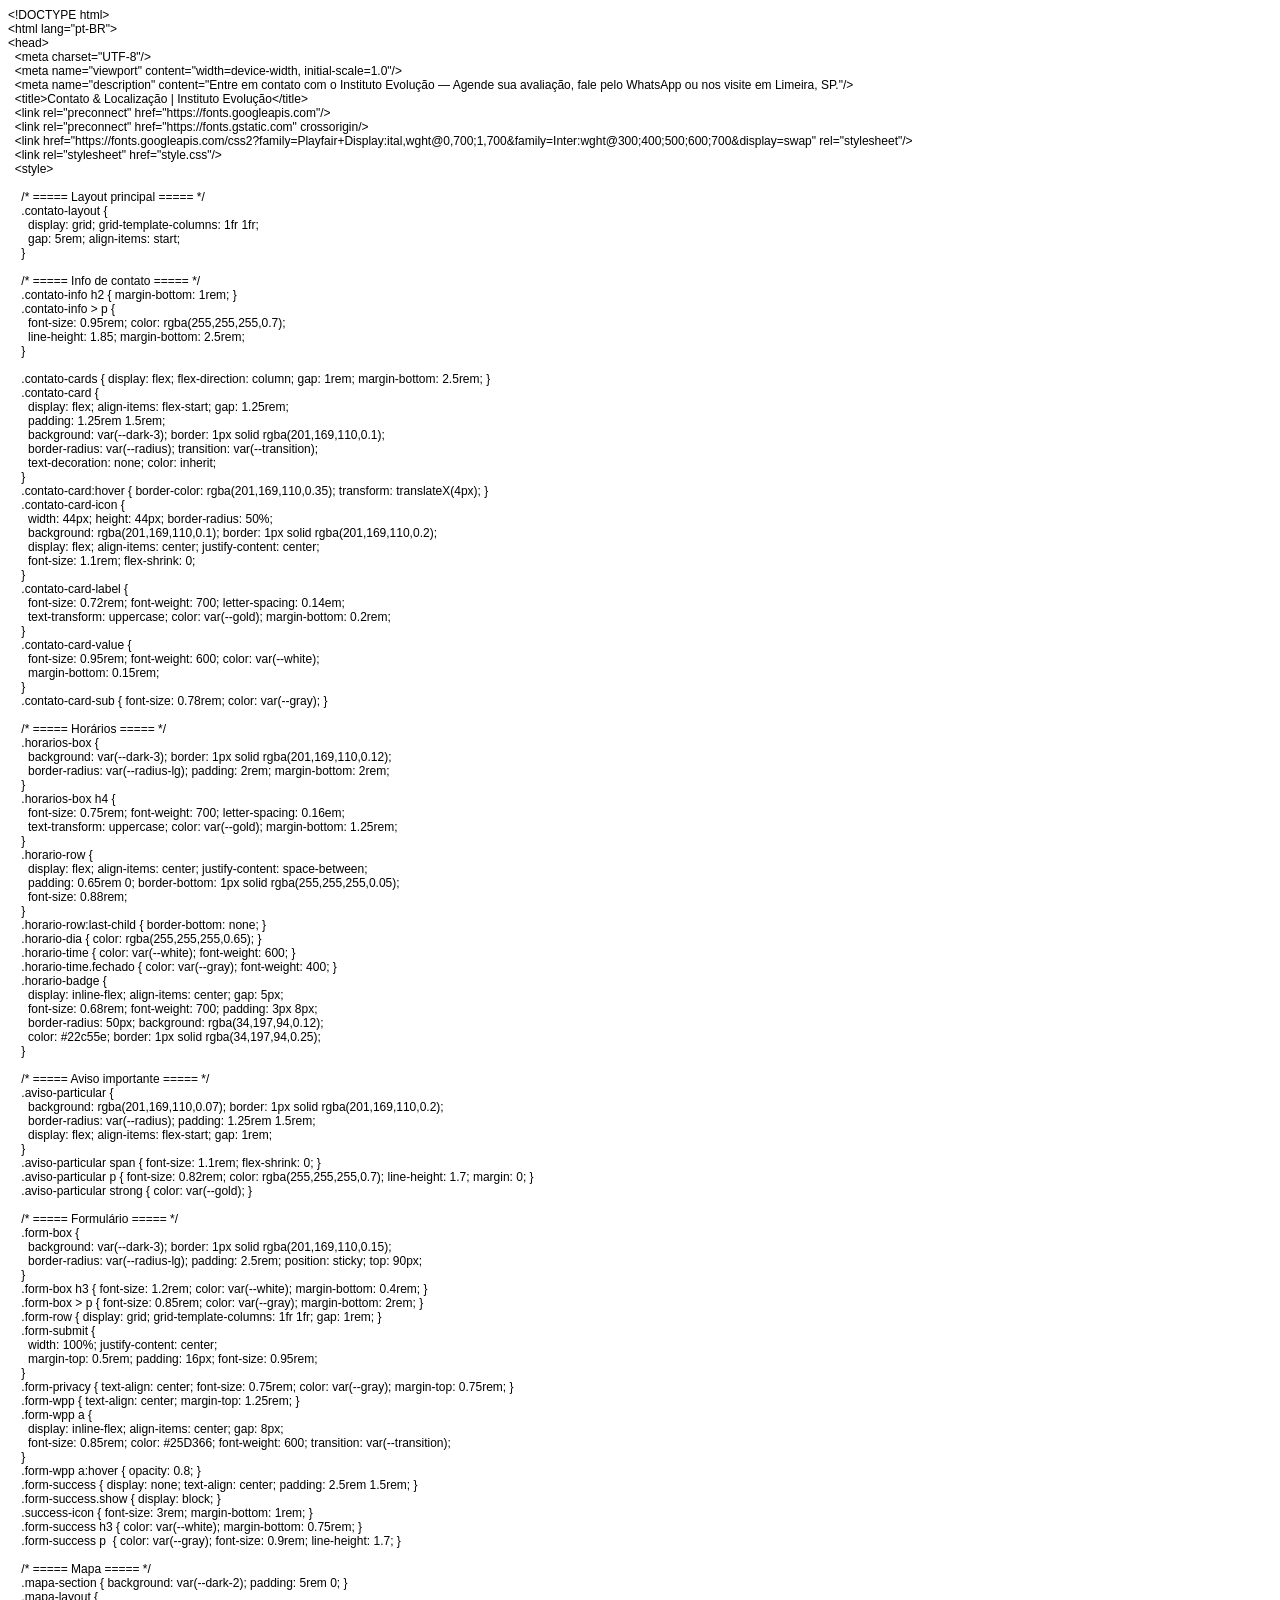
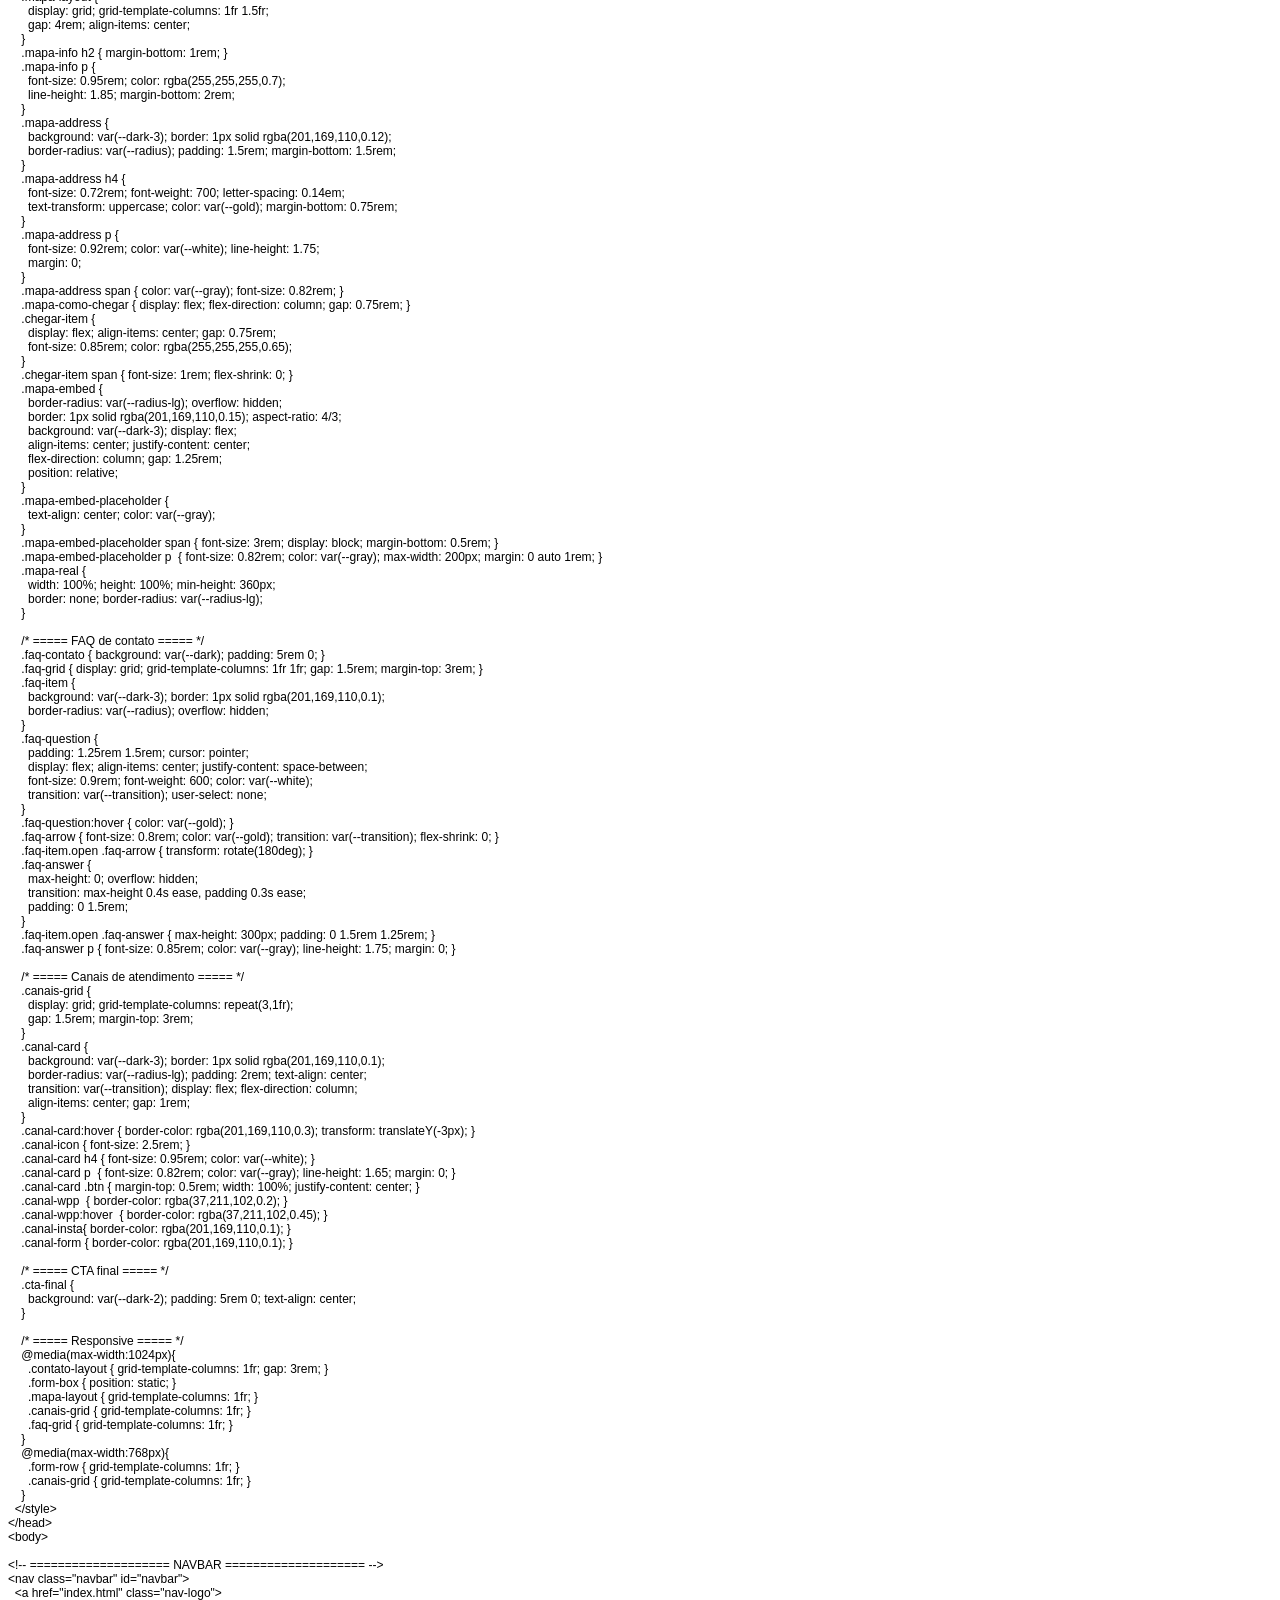
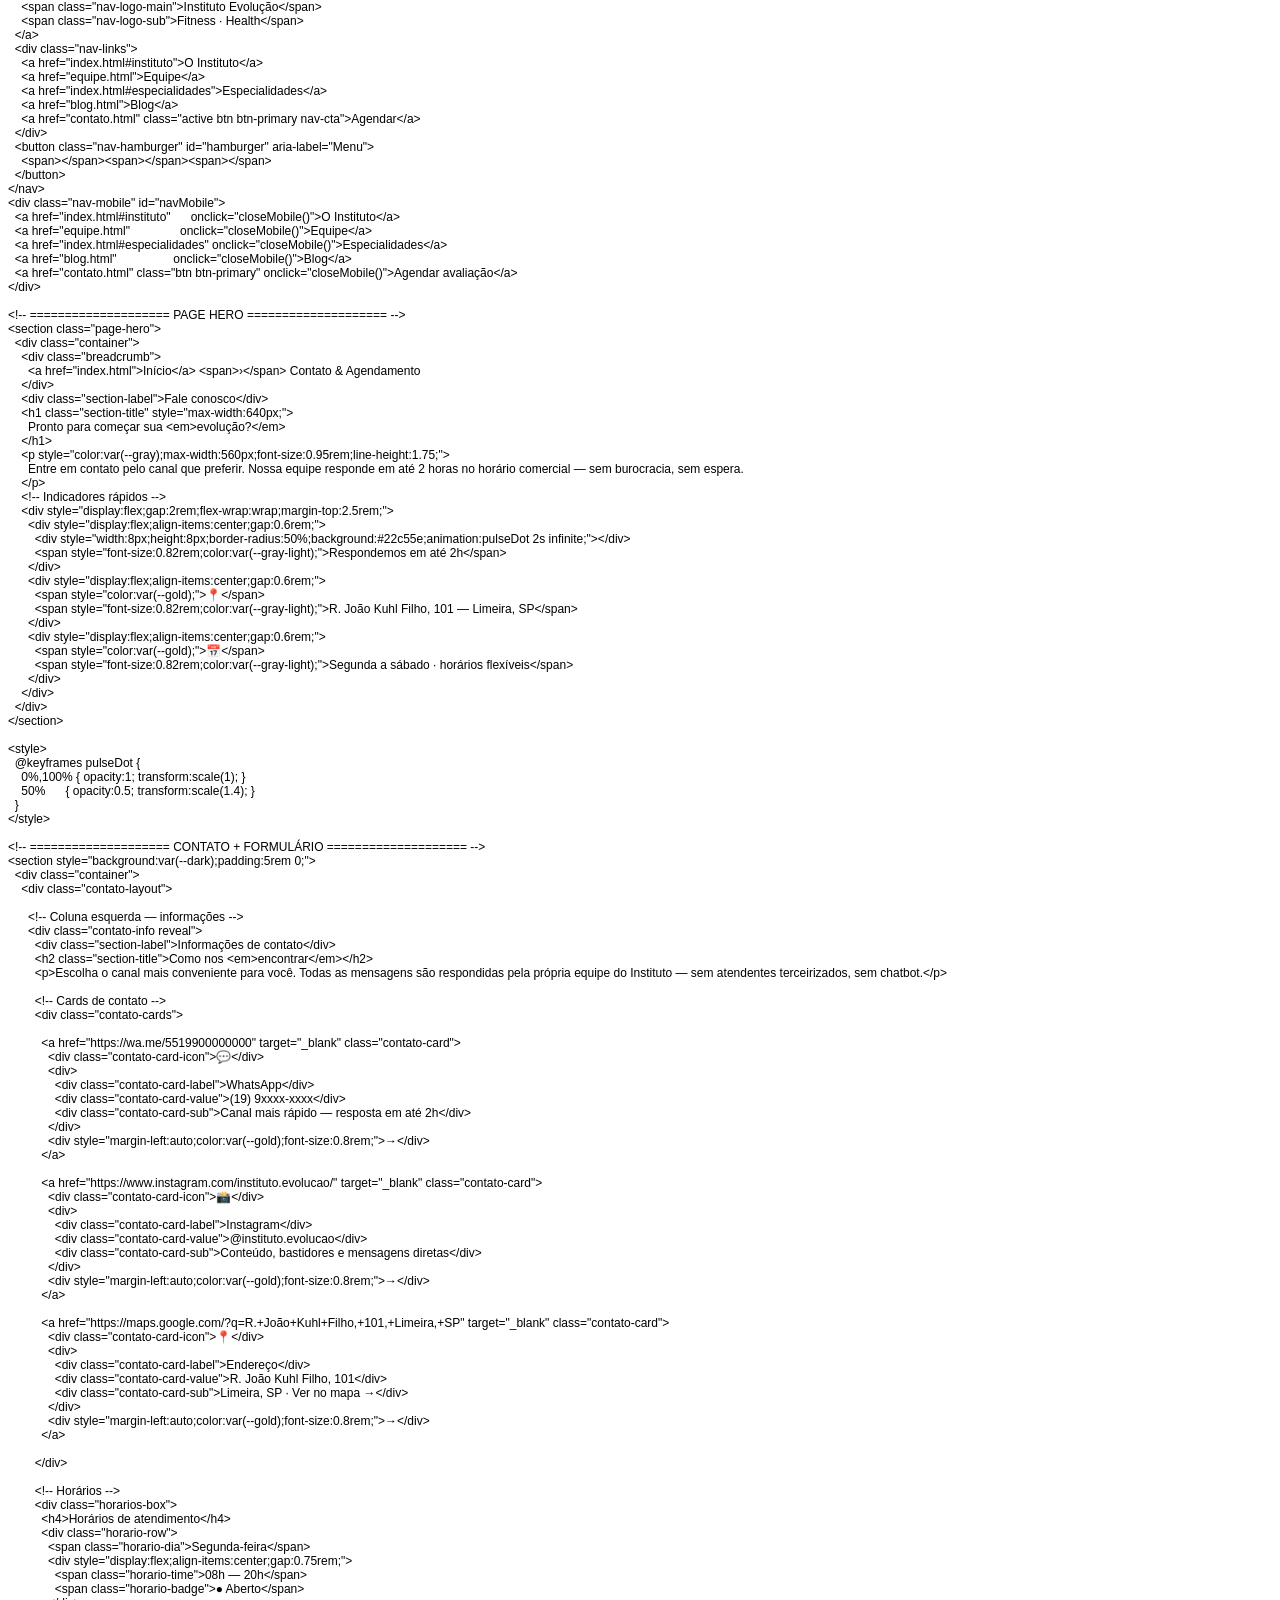
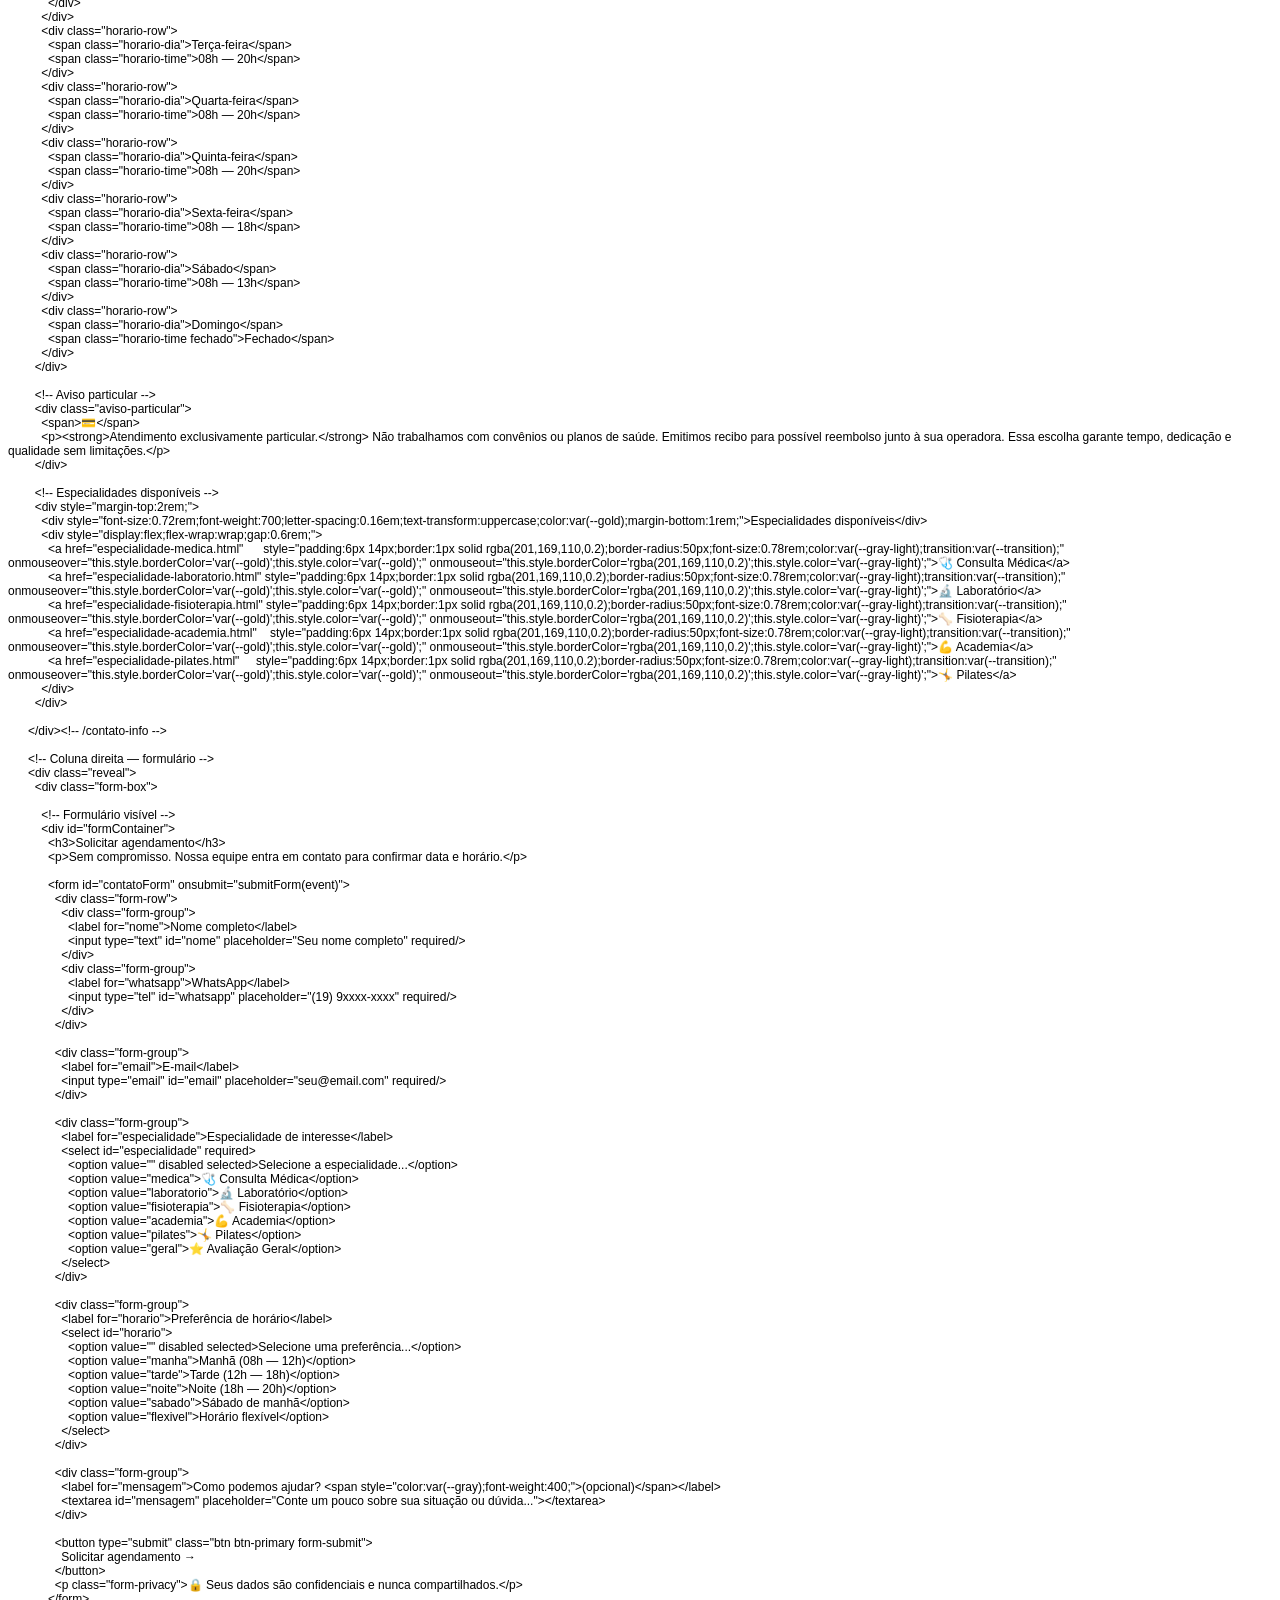
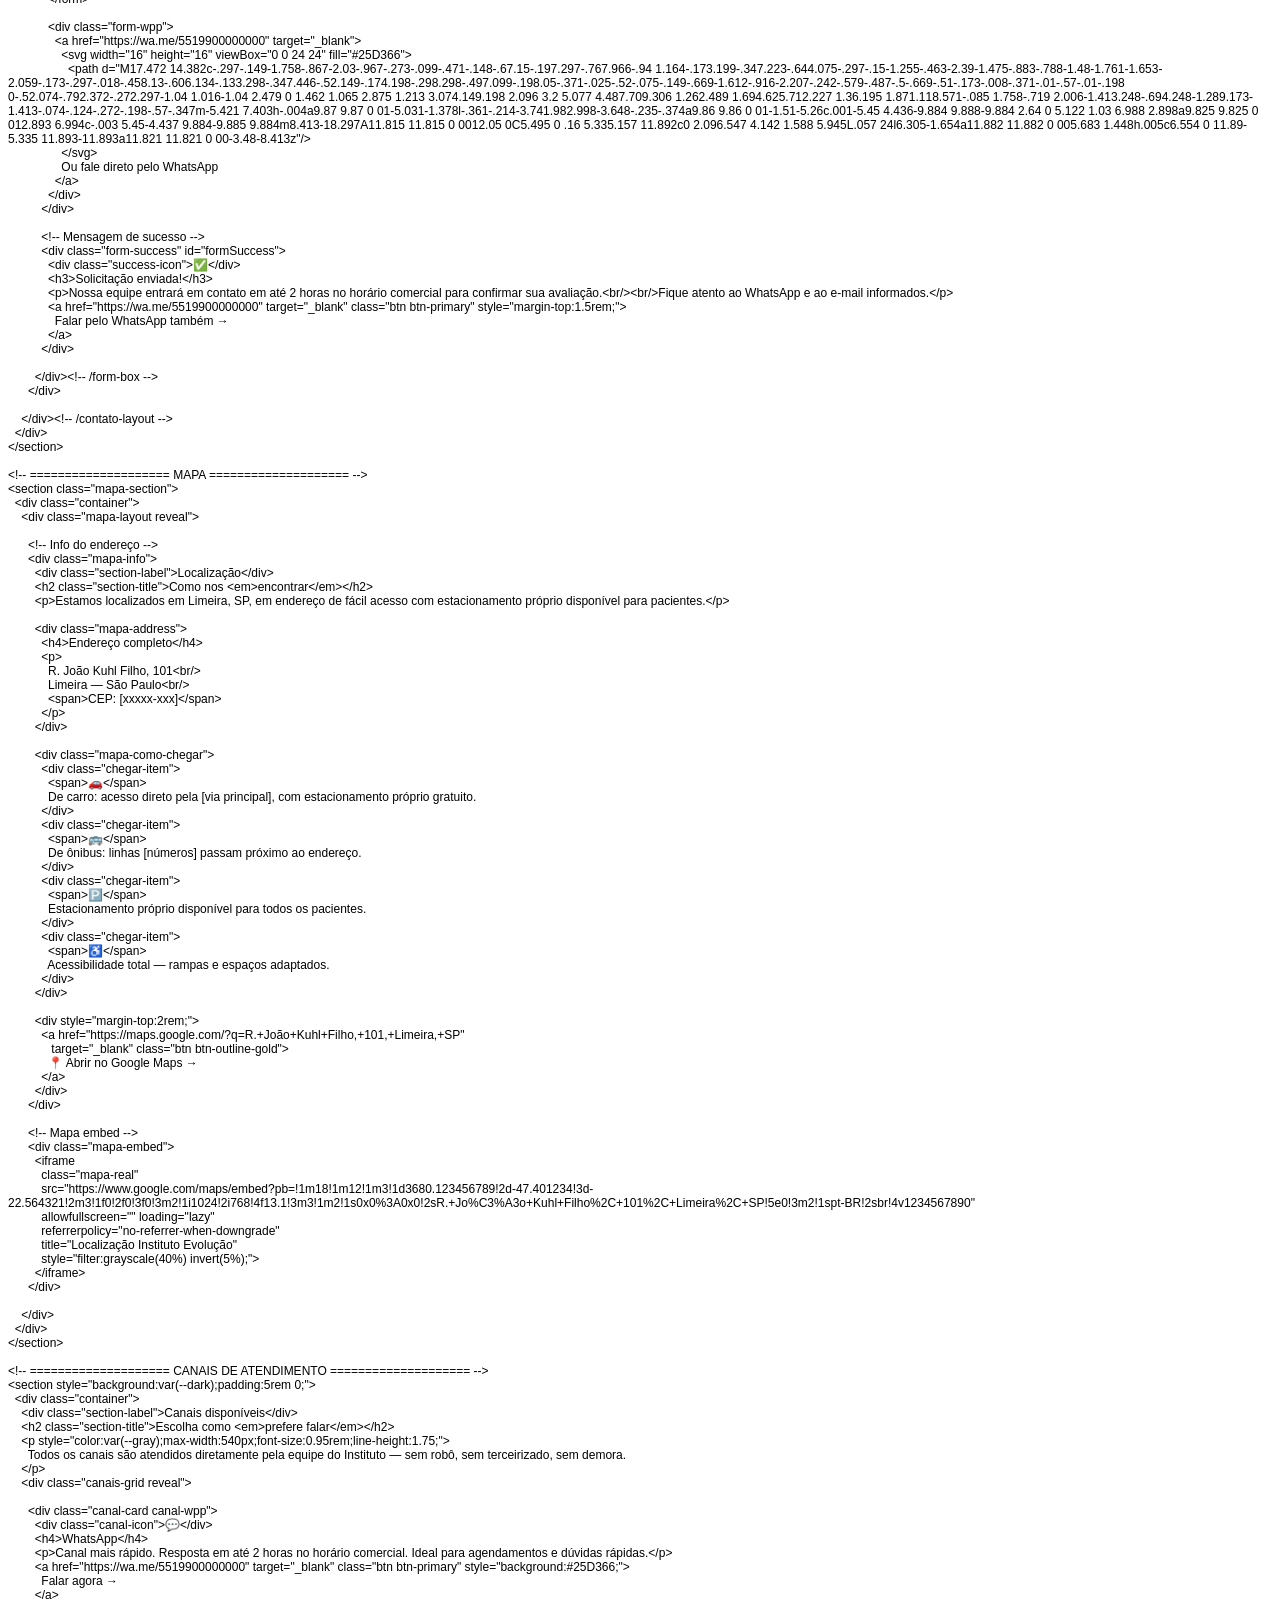
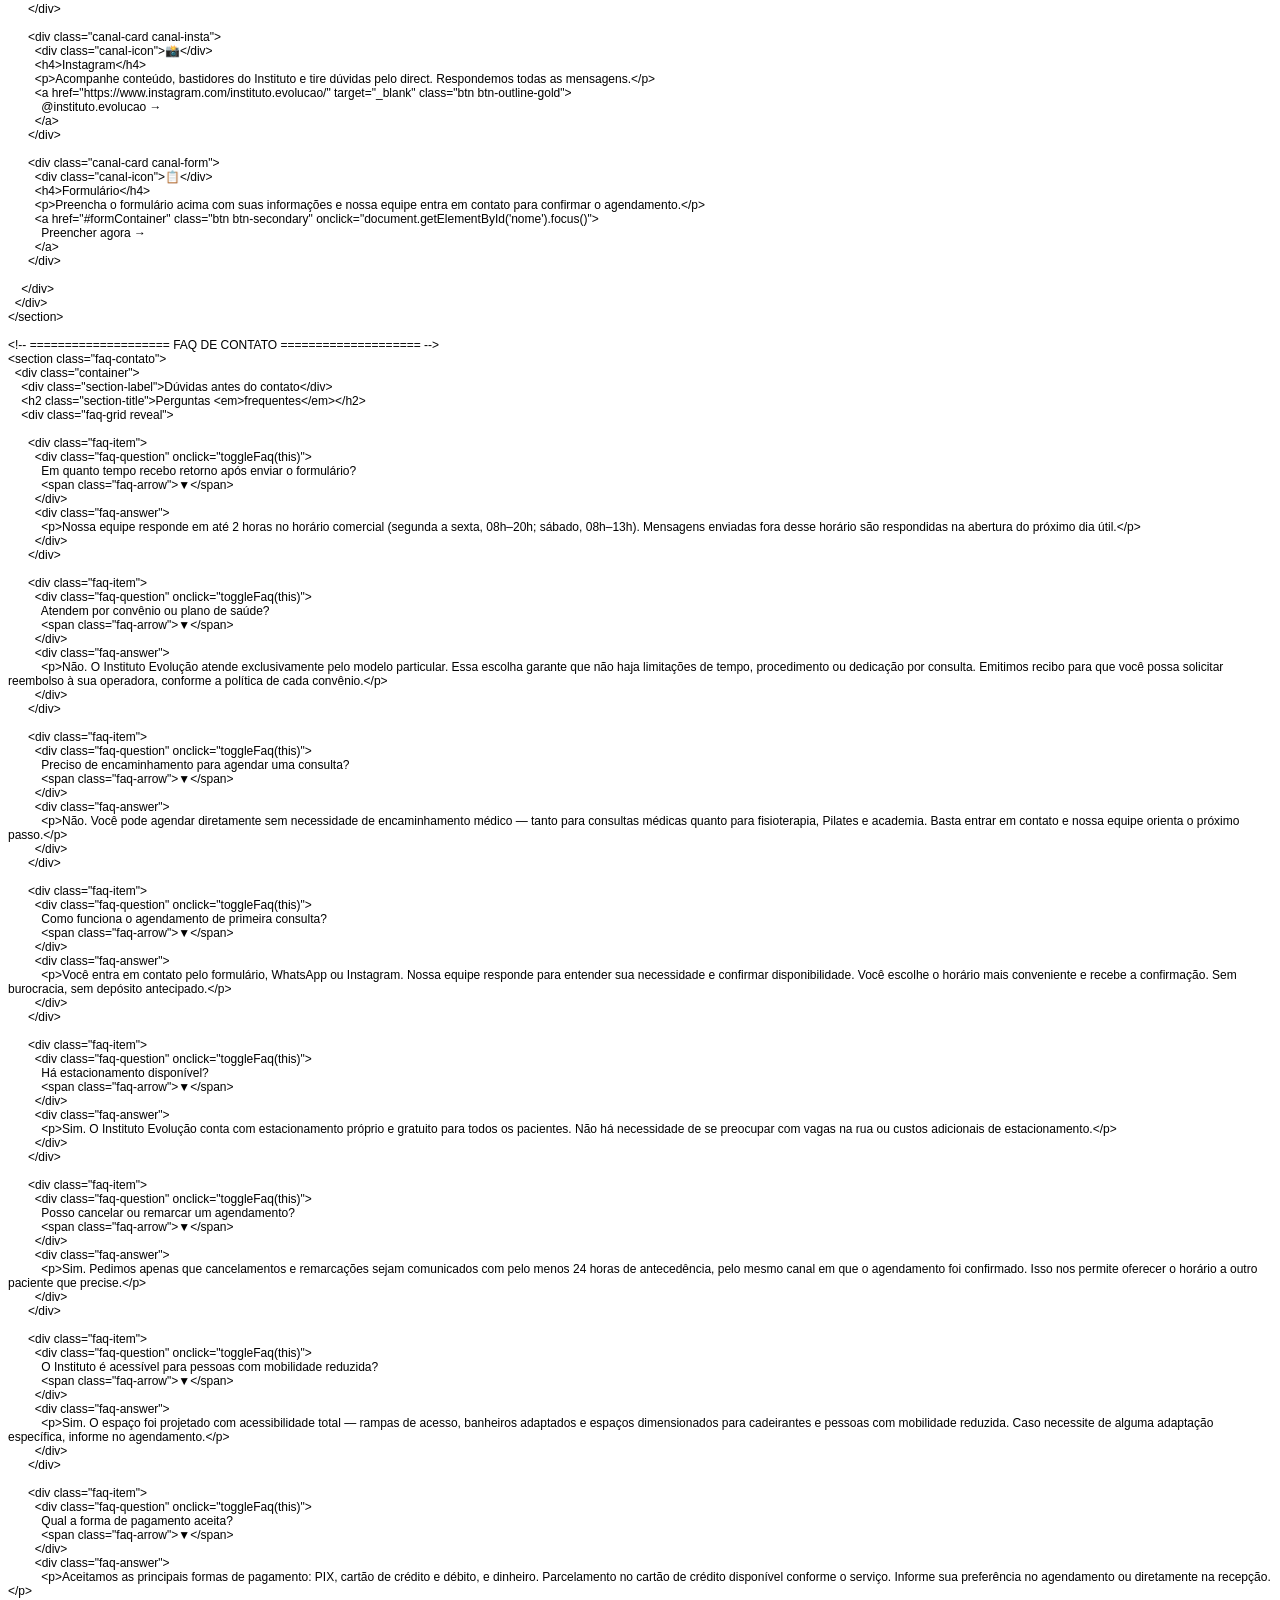
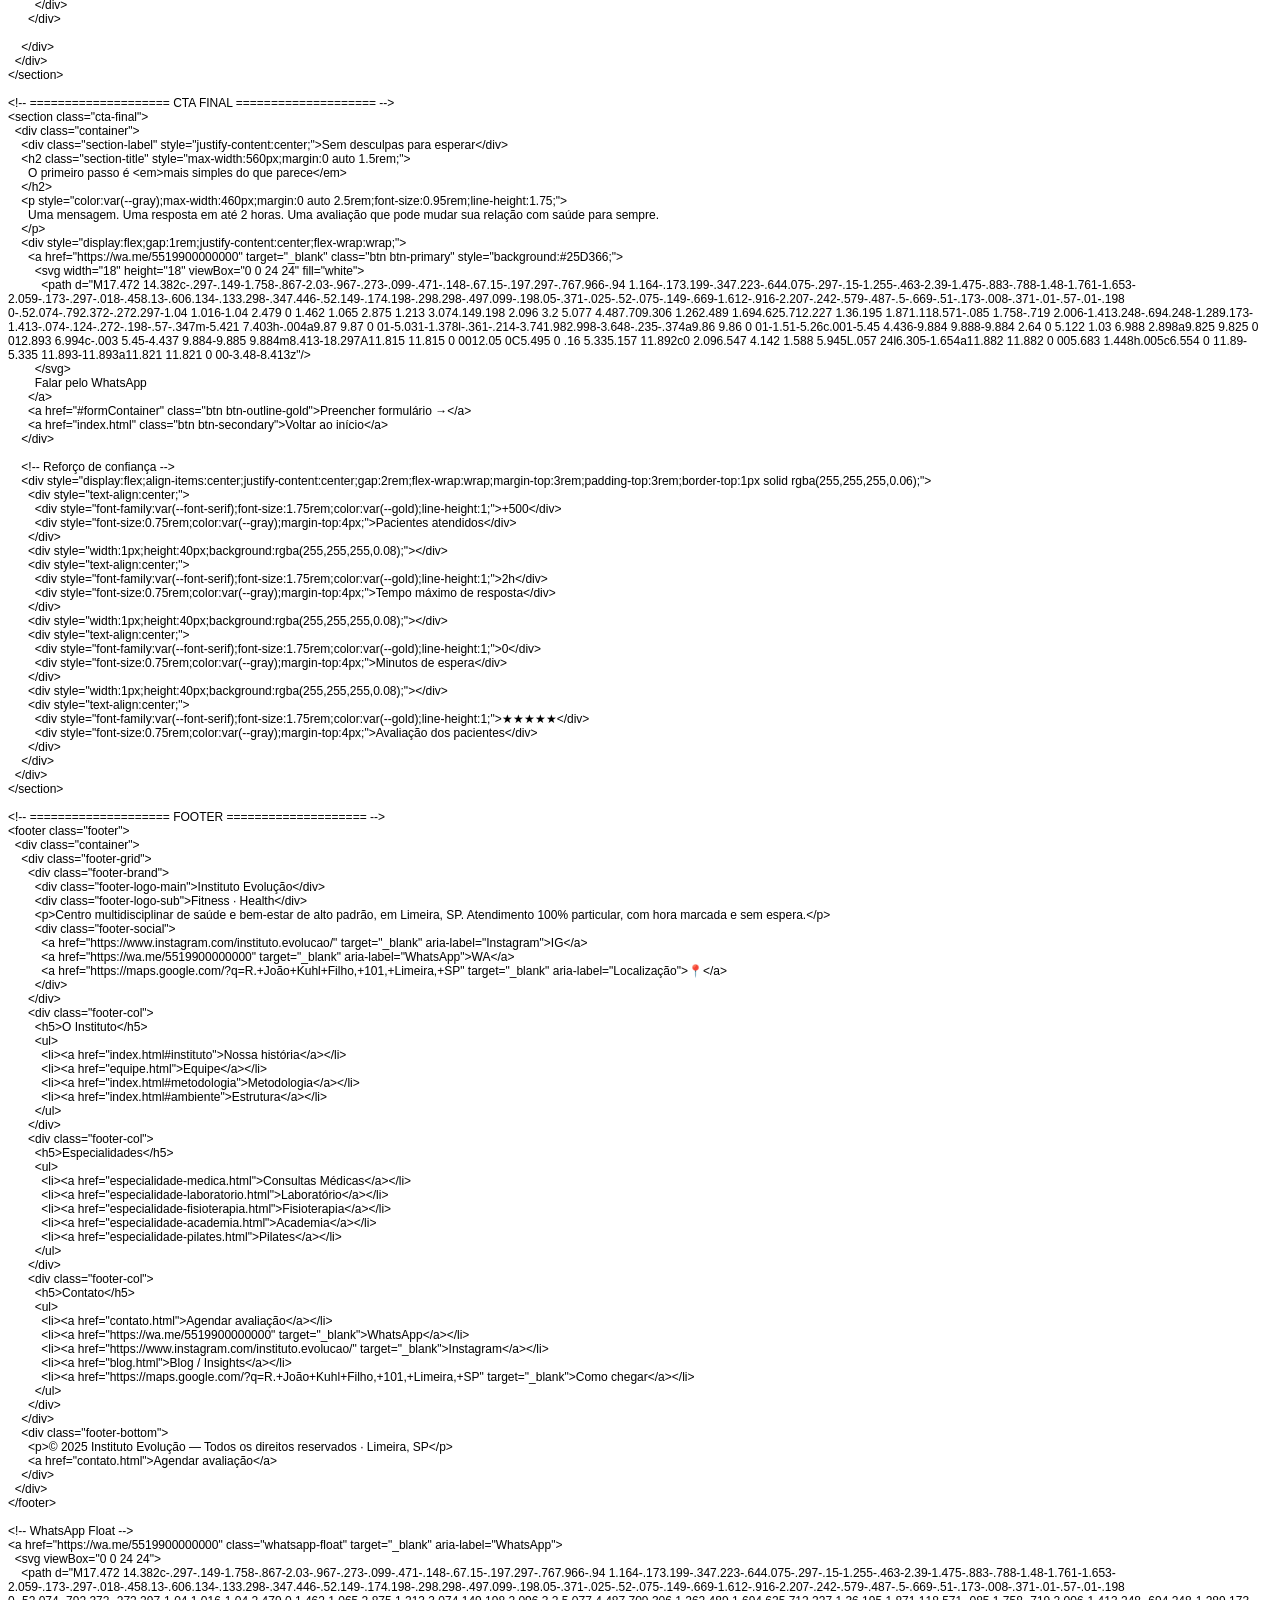
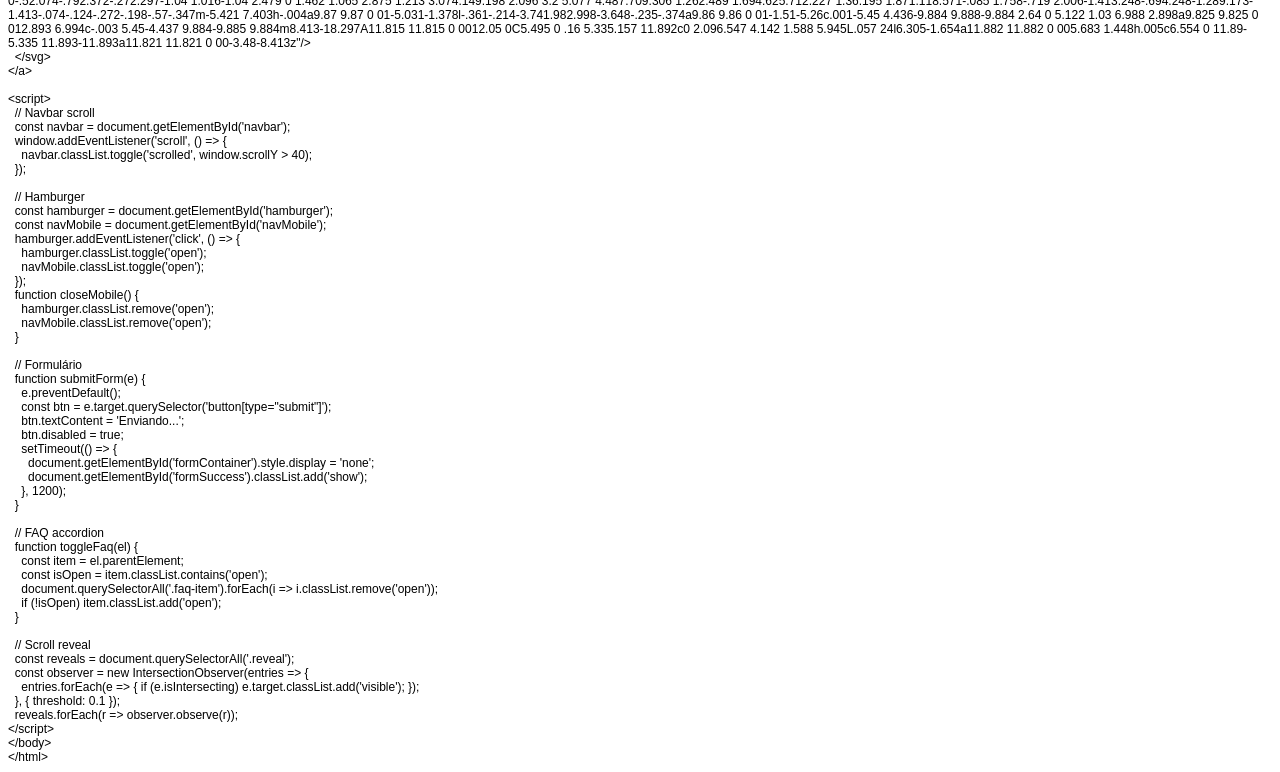
<file: contato.html>
<!DOCTYPE html PUBLIC "-//W3C//DTD HTML 4.01//EN" "http://www.w3.org/TR/html4/strict.dtd">
<html>
<head>
  <meta http-equiv="Content-Type" content="text/html; charset=utf-8">
  <meta http-equiv="Content-Style-Type" content="text/css">
  <title></title>
  <meta name="Generator" content="Cocoa HTML Writer">
  <meta name="CocoaVersion" content="2575.5">
  <style type="text/css">
    p.p1 {margin: 0.0px 0.0px 0.0px 0.0px; font: 12.0px Helvetica}
    p.p2 {margin: 0.0px 0.0px 0.0px 0.0px; font: 12.0px Helvetica; min-height: 14.0px}
  </style>
</head>
<body>
<p class="p1">&lt;!DOCTYPE html&gt;</p>
<p class="p1">&lt;html lang="pt-BR"&gt;</p>
<p class="p1">&lt;head&gt;</p>
<p class="p1"><span class="Apple-converted-space">  </span>&lt;meta charset="UTF-8"/&gt;</p>
<p class="p1"><span class="Apple-converted-space">  </span>&lt;meta name="viewport" content="width=device-width, initial-scale=1.0"/&gt;</p>
<p class="p1"><span class="Apple-converted-space">  </span>&lt;meta name="description" content="Entre em contato com o Instituto Evolução — Agende sua avaliação, fale pelo WhatsApp ou nos visite em Limeira, SP."/&gt;</p>
<p class="p1"><span class="Apple-converted-space">  </span>&lt;title&gt;Contato &amp; Localização | Instituto Evolução&lt;/title&gt;</p>
<p class="p1"><span class="Apple-converted-space">  </span>&lt;link rel="preconnect" href="https://fonts.googleapis.com"/&gt;</p>
<p class="p1"><span class="Apple-converted-space">  </span>&lt;link rel="preconnect" href="https://fonts.gstatic.com" crossorigin/&gt;</p>
<p class="p1"><span class="Apple-converted-space">  </span>&lt;link href="https://fonts.googleapis.com/css2?family=Playfair+Display:ital,wght@0,700;1,700&amp;family=Inter:wght@300;400;500;600;700&amp;display=swap" rel="stylesheet"/&gt;</p>
<p class="p1"><span class="Apple-converted-space">  </span>&lt;link rel="stylesheet" href="style.css"/&gt;</p>
<p class="p1"><span class="Apple-converted-space">  </span>&lt;style&gt;</p>
<p class="p2"><br></p>
<p class="p1"><span class="Apple-converted-space">    </span>/* ===== Layout principal ===== */</p>
<p class="p1"><span class="Apple-converted-space">    </span>.contato-layout {</p>
<p class="p1"><span class="Apple-converted-space">      </span>display: grid; grid-template-columns: 1fr 1fr;</p>
<p class="p1"><span class="Apple-converted-space">      </span>gap: 5rem; align-items: start;</p>
<p class="p1"><span class="Apple-converted-space">    </span>}</p>
<p class="p2"><br></p>
<p class="p1"><span class="Apple-converted-space">    </span>/* ===== Info de contato ===== */</p>
<p class="p1"><span class="Apple-converted-space">    </span>.contato-info h2 { margin-bottom: 1rem; }</p>
<p class="p1"><span class="Apple-converted-space">    </span>.contato-info &gt; p {</p>
<p class="p1"><span class="Apple-converted-space">      </span>font-size: 0.95rem; color: rgba(255,255,255,0.7);</p>
<p class="p1"><span class="Apple-converted-space">      </span>line-height: 1.85; margin-bottom: 2.5rem;</p>
<p class="p1"><span class="Apple-converted-space">    </span>}</p>
<p class="p2"><br></p>
<p class="p1"><span class="Apple-converted-space">    </span>.contato-cards { display: flex; flex-direction: column; gap: 1rem; margin-bottom: 2.5rem; }</p>
<p class="p1"><span class="Apple-converted-space">    </span>.contato-card {</p>
<p class="p1"><span class="Apple-converted-space">      </span>display: flex; align-items: flex-start; gap: 1.25rem;</p>
<p class="p1"><span class="Apple-converted-space">      </span>padding: 1.25rem 1.5rem;</p>
<p class="p1"><span class="Apple-converted-space">      </span>background: var(--dark-3); border: 1px solid rgba(201,169,110,0.1);</p>
<p class="p1"><span class="Apple-converted-space">      </span>border-radius: var(--radius); transition: var(--transition);</p>
<p class="p1"><span class="Apple-converted-space">      </span>text-decoration: none; color: inherit;</p>
<p class="p1"><span class="Apple-converted-space">    </span>}</p>
<p class="p1"><span class="Apple-converted-space">    </span>.contato-card:hover { border-color: rgba(201,169,110,0.35); transform: translateX(4px); }</p>
<p class="p1"><span class="Apple-converted-space">    </span>.contato-card-icon {</p>
<p class="p1"><span class="Apple-converted-space">      </span>width: 44px; height: 44px; border-radius: 50%;</p>
<p class="p1"><span class="Apple-converted-space">      </span>background: rgba(201,169,110,0.1); border: 1px solid rgba(201,169,110,0.2);</p>
<p class="p1"><span class="Apple-converted-space">      </span>display: flex; align-items: center; justify-content: center;</p>
<p class="p1"><span class="Apple-converted-space">      </span>font-size: 1.1rem; flex-shrink: 0;</p>
<p class="p1"><span class="Apple-converted-space">    </span>}</p>
<p class="p1"><span class="Apple-converted-space">    </span>.contato-card-label {</p>
<p class="p1"><span class="Apple-converted-space">      </span>font-size: 0.72rem; font-weight: 700; letter-spacing: 0.14em;</p>
<p class="p1"><span class="Apple-converted-space">      </span>text-transform: uppercase; color: var(--gold); margin-bottom: 0.2rem;</p>
<p class="p1"><span class="Apple-converted-space">    </span>}</p>
<p class="p1"><span class="Apple-converted-space">    </span>.contato-card-value {</p>
<p class="p1"><span class="Apple-converted-space">      </span>font-size: 0.95rem; font-weight: 600; color: var(--white);</p>
<p class="p1"><span class="Apple-converted-space">      </span>margin-bottom: 0.15rem;</p>
<p class="p1"><span class="Apple-converted-space">    </span>}</p>
<p class="p1"><span class="Apple-converted-space">    </span>.contato-card-sub { font-size: 0.78rem; color: var(--gray); }</p>
<p class="p2"><br></p>
<p class="p1"><span class="Apple-converted-space">    </span>/* ===== Horários ===== */</p>
<p class="p1"><span class="Apple-converted-space">    </span>.horarios-box {</p>
<p class="p1"><span class="Apple-converted-space">      </span>background: var(--dark-3); border: 1px solid rgba(201,169,110,0.12);</p>
<p class="p1"><span class="Apple-converted-space">      </span>border-radius: var(--radius-lg); padding: 2rem; margin-bottom: 2rem;</p>
<p class="p1"><span class="Apple-converted-space">    </span>}</p>
<p class="p1"><span class="Apple-converted-space">    </span>.horarios-box h4 {</p>
<p class="p1"><span class="Apple-converted-space">      </span>font-size: 0.75rem; font-weight: 700; letter-spacing: 0.16em;</p>
<p class="p1"><span class="Apple-converted-space">      </span>text-transform: uppercase; color: var(--gold); margin-bottom: 1.25rem;</p>
<p class="p1"><span class="Apple-converted-space">    </span>}</p>
<p class="p1"><span class="Apple-converted-space">    </span>.horario-row {</p>
<p class="p1"><span class="Apple-converted-space">      </span>display: flex; align-items: center; justify-content: space-between;</p>
<p class="p1"><span class="Apple-converted-space">      </span>padding: 0.65rem 0; border-bottom: 1px solid rgba(255,255,255,0.05);</p>
<p class="p1"><span class="Apple-converted-space">      </span>font-size: 0.88rem;</p>
<p class="p1"><span class="Apple-converted-space">    </span>}</p>
<p class="p1"><span class="Apple-converted-space">    </span>.horario-row:last-child { border-bottom: none; }</p>
<p class="p1"><span class="Apple-converted-space">    </span>.horario-dia { color: rgba(255,255,255,0.65); }</p>
<p class="p1"><span class="Apple-converted-space">    </span>.horario-time { color: var(--white); font-weight: 600; }</p>
<p class="p1"><span class="Apple-converted-space">    </span>.horario-time.fechado { color: var(--gray); font-weight: 400; }</p>
<p class="p1"><span class="Apple-converted-space">    </span>.horario-badge {</p>
<p class="p1"><span class="Apple-converted-space">      </span>display: inline-flex; align-items: center; gap: 5px;</p>
<p class="p1"><span class="Apple-converted-space">      </span>font-size: 0.68rem; font-weight: 700; padding: 3px 8px;</p>
<p class="p1"><span class="Apple-converted-space">      </span>border-radius: 50px; background: rgba(34,197,94,0.12);</p>
<p class="p1"><span class="Apple-converted-space">      </span>color: #22c55e; border: 1px solid rgba(34,197,94,0.25);</p>
<p class="p1"><span class="Apple-converted-space">    </span>}</p>
<p class="p2"><br></p>
<p class="p1"><span class="Apple-converted-space">    </span>/* ===== Aviso importante ===== */</p>
<p class="p1"><span class="Apple-converted-space">    </span>.aviso-particular {</p>
<p class="p1"><span class="Apple-converted-space">      </span>background: rgba(201,169,110,0.07); border: 1px solid rgba(201,169,110,0.2);</p>
<p class="p1"><span class="Apple-converted-space">      </span>border-radius: var(--radius); padding: 1.25rem 1.5rem;</p>
<p class="p1"><span class="Apple-converted-space">      </span>display: flex; align-items: flex-start; gap: 1rem;</p>
<p class="p1"><span class="Apple-converted-space">    </span>}</p>
<p class="p1"><span class="Apple-converted-space">    </span>.aviso-particular span { font-size: 1.1rem; flex-shrink: 0; }</p>
<p class="p1"><span class="Apple-converted-space">    </span>.aviso-particular p { font-size: 0.82rem; color: rgba(255,255,255,0.7); line-height: 1.7; margin: 0; }</p>
<p class="p1"><span class="Apple-converted-space">    </span>.aviso-particular strong { color: var(--gold); }</p>
<p class="p2"><br></p>
<p class="p1"><span class="Apple-converted-space">    </span>/* ===== Formulário ===== */</p>
<p class="p1"><span class="Apple-converted-space">    </span>.form-box {</p>
<p class="p1"><span class="Apple-converted-space">      </span>background: var(--dark-3); border: 1px solid rgba(201,169,110,0.15);</p>
<p class="p1"><span class="Apple-converted-space">      </span>border-radius: var(--radius-lg); padding: 2.5rem; position: sticky; top: 90px;</p>
<p class="p1"><span class="Apple-converted-space">    </span>}</p>
<p class="p1"><span class="Apple-converted-space">    </span>.form-box h3 { font-size: 1.2rem; color: var(--white); margin-bottom: 0.4rem; }</p>
<p class="p1"><span class="Apple-converted-space">    </span>.form-box &gt; p { font-size: 0.85rem; color: var(--gray); margin-bottom: 2rem; }</p>
<p class="p1"><span class="Apple-converted-space">    </span>.form-row { display: grid; grid-template-columns: 1fr 1fr; gap: 1rem; }</p>
<p class="p1"><span class="Apple-converted-space">    </span>.form-submit {</p>
<p class="p1"><span class="Apple-converted-space">      </span>width: 100%; justify-content: center;</p>
<p class="p1"><span class="Apple-converted-space">      </span>margin-top: 0.5rem; padding: 16px; font-size: 0.95rem;</p>
<p class="p1"><span class="Apple-converted-space">    </span>}</p>
<p class="p1"><span class="Apple-converted-space">    </span>.form-privacy { text-align: center; font-size: 0.75rem; color: var(--gray); margin-top: 0.75rem; }</p>
<p class="p1"><span class="Apple-converted-space">    </span>.form-wpp { text-align: center; margin-top: 1.25rem; }</p>
<p class="p1"><span class="Apple-converted-space">    </span>.form-wpp a {</p>
<p class="p1"><span class="Apple-converted-space">      </span>display: inline-flex; align-items: center; gap: 8px;</p>
<p class="p1"><span class="Apple-converted-space">      </span>font-size: 0.85rem; color: #25D366; font-weight: 600; transition: var(--transition);</p>
<p class="p1"><span class="Apple-converted-space">    </span>}</p>
<p class="p1"><span class="Apple-converted-space">    </span>.form-wpp a:hover { opacity: 0.8; }</p>
<p class="p1"><span class="Apple-converted-space">    </span>.form-success { display: none; text-align: center; padding: 2.5rem 1.5rem; }</p>
<p class="p1"><span class="Apple-converted-space">    </span>.form-success.show { display: block; }</p>
<p class="p1"><span class="Apple-converted-space">    </span>.success-icon { font-size: 3rem; margin-bottom: 1rem; }</p>
<p class="p1"><span class="Apple-converted-space">    </span>.form-success h3 { color: var(--white); margin-bottom: 0.75rem; }</p>
<p class="p1"><span class="Apple-converted-space">    </span>.form-success p<span class="Apple-converted-space">  </span>{ color: var(--gray); font-size: 0.9rem; line-height: 1.7; }</p>
<p class="p2"><br></p>
<p class="p1"><span class="Apple-converted-space">    </span>/* ===== Mapa ===== */</p>
<p class="p1"><span class="Apple-converted-space">    </span>.mapa-section { background: var(--dark-2); padding: 5rem 0; }</p>
<p class="p1"><span class="Apple-converted-space">    </span>.mapa-layout {</p>
<p class="p1"><span class="Apple-converted-space">      </span>display: grid; grid-template-columns: 1fr 1.5fr;</p>
<p class="p1"><span class="Apple-converted-space">      </span>gap: 4rem; align-items: center;</p>
<p class="p1"><span class="Apple-converted-space">    </span>}</p>
<p class="p1"><span class="Apple-converted-space">    </span>.mapa-info h2 { margin-bottom: 1rem; }</p>
<p class="p1"><span class="Apple-converted-space">    </span>.mapa-info p {</p>
<p class="p1"><span class="Apple-converted-space">      </span>font-size: 0.95rem; color: rgba(255,255,255,0.7);</p>
<p class="p1"><span class="Apple-converted-space">      </span>line-height: 1.85; margin-bottom: 2rem;</p>
<p class="p1"><span class="Apple-converted-space">    </span>}</p>
<p class="p1"><span class="Apple-converted-space">    </span>.mapa-address {</p>
<p class="p1"><span class="Apple-converted-space">      </span>background: var(--dark-3); border: 1px solid rgba(201,169,110,0.12);</p>
<p class="p1"><span class="Apple-converted-space">      </span>border-radius: var(--radius); padding: 1.5rem; margin-bottom: 1.5rem;</p>
<p class="p1"><span class="Apple-converted-space">    </span>}</p>
<p class="p1"><span class="Apple-converted-space">    </span>.mapa-address h4 {</p>
<p class="p1"><span class="Apple-converted-space">      </span>font-size: 0.72rem; font-weight: 700; letter-spacing: 0.14em;</p>
<p class="p1"><span class="Apple-converted-space">      </span>text-transform: uppercase; color: var(--gold); margin-bottom: 0.75rem;</p>
<p class="p1"><span class="Apple-converted-space">    </span>}</p>
<p class="p1"><span class="Apple-converted-space">    </span>.mapa-address p {</p>
<p class="p1"><span class="Apple-converted-space">      </span>font-size: 0.92rem; color: var(--white); line-height: 1.75;</p>
<p class="p1"><span class="Apple-converted-space">      </span>margin: 0;</p>
<p class="p1"><span class="Apple-converted-space">    </span>}</p>
<p class="p1"><span class="Apple-converted-space">    </span>.mapa-address span { color: var(--gray); font-size: 0.82rem; }</p>
<p class="p1"><span class="Apple-converted-space">    </span>.mapa-como-chegar { display: flex; flex-direction: column; gap: 0.75rem; }</p>
<p class="p1"><span class="Apple-converted-space">    </span>.chegar-item {</p>
<p class="p1"><span class="Apple-converted-space">      </span>display: flex; align-items: center; gap: 0.75rem;</p>
<p class="p1"><span class="Apple-converted-space">      </span>font-size: 0.85rem; color: rgba(255,255,255,0.65);</p>
<p class="p1"><span class="Apple-converted-space">    </span>}</p>
<p class="p1"><span class="Apple-converted-space">    </span>.chegar-item span { font-size: 1rem; flex-shrink: 0; }</p>
<p class="p1"><span class="Apple-converted-space">    </span>.mapa-embed {</p>
<p class="p1"><span class="Apple-converted-space">      </span>border-radius: var(--radius-lg); overflow: hidden;</p>
<p class="p1"><span class="Apple-converted-space">      </span>border: 1px solid rgba(201,169,110,0.15); aspect-ratio: 4/3;</p>
<p class="p1"><span class="Apple-converted-space">      </span>background: var(--dark-3); display: flex;</p>
<p class="p1"><span class="Apple-converted-space">      </span>align-items: center; justify-content: center;</p>
<p class="p1"><span class="Apple-converted-space">      </span>flex-direction: column; gap: 1.25rem;</p>
<p class="p1"><span class="Apple-converted-space">      </span>position: relative;</p>
<p class="p1"><span class="Apple-converted-space">    </span>}</p>
<p class="p1"><span class="Apple-converted-space">    </span>.mapa-embed-placeholder {</p>
<p class="p1"><span class="Apple-converted-space">      </span>text-align: center; color: var(--gray);</p>
<p class="p1"><span class="Apple-converted-space">    </span>}</p>
<p class="p1"><span class="Apple-converted-space">    </span>.mapa-embed-placeholder span { font-size: 3rem; display: block; margin-bottom: 0.5rem; }</p>
<p class="p1"><span class="Apple-converted-space">    </span>.mapa-embed-placeholder p<span class="Apple-converted-space">  </span>{ font-size: 0.82rem; color: var(--gray); max-width: 200px; margin: 0 auto 1rem; }</p>
<p class="p1"><span class="Apple-converted-space">    </span>.mapa-real {</p>
<p class="p1"><span class="Apple-converted-space">      </span>width: 100%; height: 100%; min-height: 360px;</p>
<p class="p1"><span class="Apple-converted-space">      </span>border: none; border-radius: var(--radius-lg);</p>
<p class="p1"><span class="Apple-converted-space">    </span>}</p>
<p class="p2"><br></p>
<p class="p1"><span class="Apple-converted-space">    </span>/* ===== FAQ de contato ===== */</p>
<p class="p1"><span class="Apple-converted-space">    </span>.faq-contato { background: var(--dark); padding: 5rem 0; }</p>
<p class="p1"><span class="Apple-converted-space">    </span>.faq-grid { display: grid; grid-template-columns: 1fr 1fr; gap: 1.5rem; margin-top: 3rem; }</p>
<p class="p1"><span class="Apple-converted-space">    </span>.faq-item {</p>
<p class="p1"><span class="Apple-converted-space">      </span>background: var(--dark-3); border: 1px solid rgba(201,169,110,0.1);</p>
<p class="p1"><span class="Apple-converted-space">      </span>border-radius: var(--radius); overflow: hidden;</p>
<p class="p1"><span class="Apple-converted-space">    </span>}</p>
<p class="p1"><span class="Apple-converted-space">    </span>.faq-question {</p>
<p class="p1"><span class="Apple-converted-space">      </span>padding: 1.25rem 1.5rem; cursor: pointer;</p>
<p class="p1"><span class="Apple-converted-space">      </span>display: flex; align-items: center; justify-content: space-between;</p>
<p class="p1"><span class="Apple-converted-space">      </span>font-size: 0.9rem; font-weight: 600; color: var(--white);</p>
<p class="p1"><span class="Apple-converted-space">      </span>transition: var(--transition); user-select: none;</p>
<p class="p1"><span class="Apple-converted-space">    </span>}</p>
<p class="p1"><span class="Apple-converted-space">    </span>.faq-question:hover { color: var(--gold); }</p>
<p class="p1"><span class="Apple-converted-space">    </span>.faq-arrow { font-size: 0.8rem; color: var(--gold); transition: var(--transition); flex-shrink: 0; }</p>
<p class="p1"><span class="Apple-converted-space">    </span>.faq-item.open .faq-arrow { transform: rotate(180deg); }</p>
<p class="p1"><span class="Apple-converted-space">    </span>.faq-answer {</p>
<p class="p1"><span class="Apple-converted-space">      </span>max-height: 0; overflow: hidden;</p>
<p class="p1"><span class="Apple-converted-space">      </span>transition: max-height 0.4s ease, padding 0.3s ease;</p>
<p class="p1"><span class="Apple-converted-space">      </span>padding: 0 1.5rem;</p>
<p class="p1"><span class="Apple-converted-space">    </span>}</p>
<p class="p1"><span class="Apple-converted-space">    </span>.faq-item.open .faq-answer { max-height: 300px; padding: 0 1.5rem 1.25rem; }</p>
<p class="p1"><span class="Apple-converted-space">    </span>.faq-answer p { font-size: 0.85rem; color: var(--gray); line-height: 1.75; margin: 0; }</p>
<p class="p2"><br></p>
<p class="p1"><span class="Apple-converted-space">    </span>/* ===== Canais de atendimento ===== */</p>
<p class="p1"><span class="Apple-converted-space">    </span>.canais-grid {</p>
<p class="p1"><span class="Apple-converted-space">      </span>display: grid; grid-template-columns: repeat(3,1fr);</p>
<p class="p1"><span class="Apple-converted-space">      </span>gap: 1.5rem; margin-top: 3rem;</p>
<p class="p1"><span class="Apple-converted-space">    </span>}</p>
<p class="p1"><span class="Apple-converted-space">    </span>.canal-card {</p>
<p class="p1"><span class="Apple-converted-space">      </span>background: var(--dark-3); border: 1px solid rgba(201,169,110,0.1);</p>
<p class="p1"><span class="Apple-converted-space">      </span>border-radius: var(--radius-lg); padding: 2rem; text-align: center;</p>
<p class="p1"><span class="Apple-converted-space">      </span>transition: var(--transition); display: flex; flex-direction: column;</p>
<p class="p1"><span class="Apple-converted-space">      </span>align-items: center; gap: 1rem;</p>
<p class="p1"><span class="Apple-converted-space">    </span>}</p>
<p class="p1"><span class="Apple-converted-space">    </span>.canal-card:hover { border-color: rgba(201,169,110,0.3); transform: translateY(-3px); }</p>
<p class="p1"><span class="Apple-converted-space">    </span>.canal-icon { font-size: 2.5rem; }</p>
<p class="p1"><span class="Apple-converted-space">    </span>.canal-card h4 { font-size: 0.95rem; color: var(--white); }</p>
<p class="p1"><span class="Apple-converted-space">    </span>.canal-card p<span class="Apple-converted-space">  </span>{ font-size: 0.82rem; color: var(--gray); line-height: 1.65; margin: 0; }</p>
<p class="p1"><span class="Apple-converted-space">    </span>.canal-card .btn { margin-top: 0.5rem; width: 100%; justify-content: center; }</p>
<p class="p1"><span class="Apple-converted-space">    </span>.canal-wpp<span class="Apple-converted-space">  </span>{ border-color: rgba(37,211,102,0.2); }</p>
<p class="p1"><span class="Apple-converted-space">    </span>.canal-wpp:hover<span class="Apple-converted-space">  </span>{ border-color: rgba(37,211,102,0.45); }</p>
<p class="p1"><span class="Apple-converted-space">    </span>.canal-insta{ border-color: rgba(201,169,110,0.1); }</p>
<p class="p1"><span class="Apple-converted-space">    </span>.canal-form { border-color: rgba(201,169,110,0.1); }</p>
<p class="p2"><br></p>
<p class="p1"><span class="Apple-converted-space">    </span>/* ===== CTA final ===== */</p>
<p class="p1"><span class="Apple-converted-space">    </span>.cta-final {</p>
<p class="p1"><span class="Apple-converted-space">      </span>background: var(--dark-2); padding: 5rem 0; text-align: center;</p>
<p class="p1"><span class="Apple-converted-space">    </span>}</p>
<p class="p2"><br></p>
<p class="p1"><span class="Apple-converted-space">    </span>/* ===== Responsive ===== */</p>
<p class="p1"><span class="Apple-converted-space">    </span>@media(max-width:1024px){</p>
<p class="p1"><span class="Apple-converted-space">      </span>.contato-layout { grid-template-columns: 1fr; gap: 3rem; }</p>
<p class="p1"><span class="Apple-converted-space">      </span>.form-box { position: static; }</p>
<p class="p1"><span class="Apple-converted-space">      </span>.mapa-layout { grid-template-columns: 1fr; }</p>
<p class="p1"><span class="Apple-converted-space">      </span>.canais-grid { grid-template-columns: 1fr; }</p>
<p class="p1"><span class="Apple-converted-space">      </span>.faq-grid { grid-template-columns: 1fr; }</p>
<p class="p1"><span class="Apple-converted-space">    </span>}</p>
<p class="p1"><span class="Apple-converted-space">    </span>@media(max-width:768px){</p>
<p class="p1"><span class="Apple-converted-space">      </span>.form-row { grid-template-columns: 1fr; }</p>
<p class="p1"><span class="Apple-converted-space">      </span>.canais-grid { grid-template-columns: 1fr; }</p>
<p class="p1"><span class="Apple-converted-space">    </span>}</p>
<p class="p1"><span class="Apple-converted-space">  </span>&lt;/style&gt;</p>
<p class="p1">&lt;/head&gt;</p>
<p class="p1">&lt;body&gt;</p>
<p class="p2"><br></p>
<p class="p1">&lt;!-- ==================== NAVBAR ==================== --&gt;</p>
<p class="p1">&lt;nav class="navbar" id="navbar"&gt;</p>
<p class="p1"><span class="Apple-converted-space">  </span>&lt;a href="index.html" class="nav-logo"&gt;</p>
<p class="p1"><span class="Apple-converted-space">    </span>&lt;span class="nav-logo-main"&gt;Instituto Evolução&lt;/span&gt;</p>
<p class="p1"><span class="Apple-converted-space">    </span>&lt;span class="nav-logo-sub"&gt;Fitness · Health&lt;/span&gt;</p>
<p class="p1"><span class="Apple-converted-space">  </span>&lt;/a&gt;</p>
<p class="p1"><span class="Apple-converted-space">  </span>&lt;div class="nav-links"&gt;</p>
<p class="p1"><span class="Apple-converted-space">    </span>&lt;a href="index.html#instituto"&gt;O Instituto&lt;/a&gt;</p>
<p class="p1"><span class="Apple-converted-space">    </span>&lt;a href="equipe.html"&gt;Equipe&lt;/a&gt;</p>
<p class="p1"><span class="Apple-converted-space">    </span>&lt;a href="index.html#especialidades"&gt;Especialidades&lt;/a&gt;</p>
<p class="p1"><span class="Apple-converted-space">    </span>&lt;a href="blog.html"&gt;Blog&lt;/a&gt;</p>
<p class="p1"><span class="Apple-converted-space">    </span>&lt;a href="contato.html" class="active btn btn-primary nav-cta"&gt;Agendar&lt;/a&gt;</p>
<p class="p1"><span class="Apple-converted-space">  </span>&lt;/div&gt;</p>
<p class="p1"><span class="Apple-converted-space">  </span>&lt;button class="nav-hamburger" id="hamburger" aria-label="Menu"&gt;</p>
<p class="p1"><span class="Apple-converted-space">    </span>&lt;span&gt;&lt;/span&gt;&lt;span&gt;&lt;/span&gt;&lt;span&gt;&lt;/span&gt;</p>
<p class="p1"><span class="Apple-converted-space">  </span>&lt;/button&gt;</p>
<p class="p1">&lt;/nav&gt;</p>
<p class="p1">&lt;div class="nav-mobile" id="navMobile"&gt;</p>
<p class="p1"><span class="Apple-converted-space">  </span>&lt;a href="index.html#instituto"<span class="Apple-converted-space">      </span>onclick="closeMobile()"&gt;O Instituto&lt;/a&gt;</p>
<p class="p1"><span class="Apple-converted-space">  </span>&lt;a href="equipe.html" <span class="Apple-converted-space">              </span>onclick="closeMobile()"&gt;Equipe&lt;/a&gt;</p>
<p class="p1"><span class="Apple-converted-space">  </span>&lt;a href="index.html#especialidades" onclick="closeMobile()"&gt;Especialidades&lt;/a&gt;</p>
<p class="p1"><span class="Apple-converted-space">  </span>&lt;a href="blog.html" <span class="Apple-converted-space">                </span>onclick="closeMobile()"&gt;Blog&lt;/a&gt;</p>
<p class="p1"><span class="Apple-converted-space">  </span>&lt;a href="contato.html" class="btn btn-primary" onclick="closeMobile()"&gt;Agendar avaliação&lt;/a&gt;</p>
<p class="p1">&lt;/div&gt;</p>
<p class="p2"><br></p>
<p class="p1">&lt;!-- ==================== PAGE HERO ==================== --&gt;</p>
<p class="p1">&lt;section class="page-hero"&gt;</p>
<p class="p1"><span class="Apple-converted-space">  </span>&lt;div class="container"&gt;</p>
<p class="p1"><span class="Apple-converted-space">    </span>&lt;div class="breadcrumb"&gt;</p>
<p class="p1"><span class="Apple-converted-space">      </span>&lt;a href="index.html"&gt;Início&lt;/a&gt; &lt;span&gt;›&lt;/span&gt; Contato &amp; Agendamento</p>
<p class="p1"><span class="Apple-converted-space">    </span>&lt;/div&gt;</p>
<p class="p1"><span class="Apple-converted-space">    </span>&lt;div class="section-label"&gt;Fale conosco&lt;/div&gt;</p>
<p class="p1"><span class="Apple-converted-space">    </span>&lt;h1 class="section-title" style="max-width:640px;"&gt;</p>
<p class="p1"><span class="Apple-converted-space">      </span>Pronto para começar sua &lt;em&gt;evolução?&lt;/em&gt;</p>
<p class="p1"><span class="Apple-converted-space">    </span>&lt;/h1&gt;</p>
<p class="p1"><span class="Apple-converted-space">    </span>&lt;p style="color:var(--gray);max-width:560px;font-size:0.95rem;line-height:1.75;"&gt;</p>
<p class="p1"><span class="Apple-converted-space">      </span>Entre em contato pelo canal que preferir. Nossa equipe responde em até 2 horas no horário comercial — sem burocracia, sem espera.</p>
<p class="p1"><span class="Apple-converted-space">    </span>&lt;/p&gt;</p>
<p class="p1"><span class="Apple-converted-space">    </span>&lt;!-- Indicadores rápidos --&gt;</p>
<p class="p1"><span class="Apple-converted-space">    </span>&lt;div style="display:flex;gap:2rem;flex-wrap:wrap;margin-top:2.5rem;"&gt;</p>
<p class="p1"><span class="Apple-converted-space">      </span>&lt;div style="display:flex;align-items:center;gap:0.6rem;"&gt;</p>
<p class="p1"><span class="Apple-converted-space">        </span>&lt;div style="width:8px;height:8px;border-radius:50%;background:#22c55e;animation:pulseDot 2s infinite;"&gt;&lt;/div&gt;</p>
<p class="p1"><span class="Apple-converted-space">        </span>&lt;span style="font-size:0.82rem;color:var(--gray-light);"&gt;Respondemos em até 2h&lt;/span&gt;</p>
<p class="p1"><span class="Apple-converted-space">      </span>&lt;/div&gt;</p>
<p class="p1"><span class="Apple-converted-space">      </span>&lt;div style="display:flex;align-items:center;gap:0.6rem;"&gt;</p>
<p class="p1"><span class="Apple-converted-space">        </span>&lt;span style="color:var(--gold);"&gt;📍&lt;/span&gt;</p>
<p class="p1"><span class="Apple-converted-space">        </span>&lt;span style="font-size:0.82rem;color:var(--gray-light);"&gt;R. João Kuhl Filho, 101 — Limeira, SP&lt;/span&gt;</p>
<p class="p1"><span class="Apple-converted-space">      </span>&lt;/div&gt;</p>
<p class="p1"><span class="Apple-converted-space">      </span>&lt;div style="display:flex;align-items:center;gap:0.6rem;"&gt;</p>
<p class="p1"><span class="Apple-converted-space">        </span>&lt;span style="color:var(--gold);"&gt;📅&lt;/span&gt;</p>
<p class="p1"><span class="Apple-converted-space">        </span>&lt;span style="font-size:0.82rem;color:var(--gray-light);"&gt;Segunda a sábado · horários flexíveis&lt;/span&gt;</p>
<p class="p1"><span class="Apple-converted-space">      </span>&lt;/div&gt;</p>
<p class="p1"><span class="Apple-converted-space">    </span>&lt;/div&gt;</p>
<p class="p1"><span class="Apple-converted-space">  </span>&lt;/div&gt;</p>
<p class="p1">&lt;/section&gt;</p>
<p class="p2"><br></p>
<p class="p1">&lt;style&gt;</p>
<p class="p1"><span class="Apple-converted-space">  </span>@keyframes pulseDot {</p>
<p class="p1"><span class="Apple-converted-space">    </span>0%,100% { opacity:1; transform:scale(1); }</p>
<p class="p1"><span class="Apple-converted-space">    </span>50%<span class="Apple-converted-space">      </span>{ opacity:0.5; transform:scale(1.4); }</p>
<p class="p1"><span class="Apple-converted-space">  </span>}</p>
<p class="p1">&lt;/style&gt;</p>
<p class="p2"><br></p>
<p class="p1">&lt;!-- ==================== CONTATO + FORMULÁRIO ==================== --&gt;</p>
<p class="p1">&lt;section style="background:var(--dark);padding:5rem 0;"&gt;</p>
<p class="p1"><span class="Apple-converted-space">  </span>&lt;div class="container"&gt;</p>
<p class="p1"><span class="Apple-converted-space">    </span>&lt;div class="contato-layout"&gt;</p>
<p class="p2"><br></p>
<p class="p1"><span class="Apple-converted-space">      </span>&lt;!-- Coluna esquerda — informações --&gt;</p>
<p class="p1"><span class="Apple-converted-space">      </span>&lt;div class="contato-info reveal"&gt;</p>
<p class="p1"><span class="Apple-converted-space">        </span>&lt;div class="section-label"&gt;Informações de contato&lt;/div&gt;</p>
<p class="p1"><span class="Apple-converted-space">        </span>&lt;h2 class="section-title"&gt;Como nos &lt;em&gt;encontrar&lt;/em&gt;&lt;/h2&gt;</p>
<p class="p1"><span class="Apple-converted-space">        </span>&lt;p&gt;Escolha o canal mais conveniente para você. Todas as mensagens são respondidas pela própria equipe do Instituto — sem atendentes terceirizados, sem chatbot.&lt;/p&gt;</p>
<p class="p2"><br></p>
<p class="p1"><span class="Apple-converted-space">        </span>&lt;!-- Cards de contato --&gt;</p>
<p class="p1"><span class="Apple-converted-space">        </span>&lt;div class="contato-cards"&gt;</p>
<p class="p2"><br></p>
<p class="p1"><span class="Apple-converted-space">          </span>&lt;a href="https://wa.me/5519900000000" target="_blank" class="contato-card"&gt;</p>
<p class="p1"><span class="Apple-converted-space">            </span>&lt;div class="contato-card-icon"&gt;💬&lt;/div&gt;</p>
<p class="p1"><span class="Apple-converted-space">            </span>&lt;div&gt;</p>
<p class="p1"><span class="Apple-converted-space">              </span>&lt;div class="contato-card-label"&gt;WhatsApp&lt;/div&gt;</p>
<p class="p1"><span class="Apple-converted-space">              </span>&lt;div class="contato-card-value"&gt;(19) 9xxxx-xxxx&lt;/div&gt;</p>
<p class="p1"><span class="Apple-converted-space">              </span>&lt;div class="contato-card-sub"&gt;Canal mais rápido — resposta em até 2h&lt;/div&gt;</p>
<p class="p1"><span class="Apple-converted-space">            </span>&lt;/div&gt;</p>
<p class="p1"><span class="Apple-converted-space">            </span>&lt;div style="margin-left:auto;color:var(--gold);font-size:0.8rem;"&gt;→&lt;/div&gt;</p>
<p class="p1"><span class="Apple-converted-space">          </span>&lt;/a&gt;</p>
<p class="p2"><br></p>
<p class="p1"><span class="Apple-converted-space">          </span>&lt;a href="https://www.instagram.com/instituto.evolucao/" target="_blank" class="contato-card"&gt;</p>
<p class="p1"><span class="Apple-converted-space">            </span>&lt;div class="contato-card-icon"&gt;📸&lt;/div&gt;</p>
<p class="p1"><span class="Apple-converted-space">            </span>&lt;div&gt;</p>
<p class="p1"><span class="Apple-converted-space">              </span>&lt;div class="contato-card-label"&gt;Instagram&lt;/div&gt;</p>
<p class="p1"><span class="Apple-converted-space">              </span>&lt;div class="contato-card-value"&gt;@instituto.evolucao&lt;/div&gt;</p>
<p class="p1"><span class="Apple-converted-space">              </span>&lt;div class="contato-card-sub"&gt;Conteúdo, bastidores e mensagens diretas&lt;/div&gt;</p>
<p class="p1"><span class="Apple-converted-space">            </span>&lt;/div&gt;</p>
<p class="p1"><span class="Apple-converted-space">            </span>&lt;div style="margin-left:auto;color:var(--gold);font-size:0.8rem;"&gt;→&lt;/div&gt;</p>
<p class="p1"><span class="Apple-converted-space">          </span>&lt;/a&gt;</p>
<p class="p2"><br></p>
<p class="p1"><span class="Apple-converted-space">          </span>&lt;a href="https://maps.google.com/?q=R.+João+Kuhl+Filho,+101,+Limeira,+SP" target="_blank" class="contato-card"&gt;</p>
<p class="p1"><span class="Apple-converted-space">            </span>&lt;div class="contato-card-icon"&gt;📍&lt;/div&gt;</p>
<p class="p1"><span class="Apple-converted-space">            </span>&lt;div&gt;</p>
<p class="p1"><span class="Apple-converted-space">              </span>&lt;div class="contato-card-label"&gt;Endereço&lt;/div&gt;</p>
<p class="p1"><span class="Apple-converted-space">              </span>&lt;div class="contato-card-value"&gt;R. João Kuhl Filho, 101&lt;/div&gt;</p>
<p class="p1"><span class="Apple-converted-space">              </span>&lt;div class="contato-card-sub"&gt;Limeira, SP · Ver no mapa →&lt;/div&gt;</p>
<p class="p1"><span class="Apple-converted-space">            </span>&lt;/div&gt;</p>
<p class="p1"><span class="Apple-converted-space">            </span>&lt;div style="margin-left:auto;color:var(--gold);font-size:0.8rem;"&gt;→&lt;/div&gt;</p>
<p class="p1"><span class="Apple-converted-space">          </span>&lt;/a&gt;</p>
<p class="p2"><br></p>
<p class="p1"><span class="Apple-converted-space">        </span>&lt;/div&gt;</p>
<p class="p2"><br></p>
<p class="p1"><span class="Apple-converted-space">        </span>&lt;!-- Horários --&gt;</p>
<p class="p1"><span class="Apple-converted-space">        </span>&lt;div class="horarios-box"&gt;</p>
<p class="p1"><span class="Apple-converted-space">          </span>&lt;h4&gt;Horários de atendimento&lt;/h4&gt;</p>
<p class="p1"><span class="Apple-converted-space">          </span>&lt;div class="horario-row"&gt;</p>
<p class="p1"><span class="Apple-converted-space">            </span>&lt;span class="horario-dia"&gt;Segunda-feira&lt;/span&gt;</p>
<p class="p1"><span class="Apple-converted-space">            </span>&lt;div style="display:flex;align-items:center;gap:0.75rem;"&gt;</p>
<p class="p1"><span class="Apple-converted-space">              </span>&lt;span class="horario-time"&gt;08h — 20h&lt;/span&gt;</p>
<p class="p1"><span class="Apple-converted-space">              </span>&lt;span class="horario-badge"&gt;● Aberto&lt;/span&gt;</p>
<p class="p1"><span class="Apple-converted-space">            </span>&lt;/div&gt;</p>
<p class="p1"><span class="Apple-converted-space">          </span>&lt;/div&gt;</p>
<p class="p1"><span class="Apple-converted-space">          </span>&lt;div class="horario-row"&gt;</p>
<p class="p1"><span class="Apple-converted-space">            </span>&lt;span class="horario-dia"&gt;Terça-feira&lt;/span&gt;</p>
<p class="p1"><span class="Apple-converted-space">            </span>&lt;span class="horario-time"&gt;08h — 20h&lt;/span&gt;</p>
<p class="p1"><span class="Apple-converted-space">          </span>&lt;/div&gt;</p>
<p class="p1"><span class="Apple-converted-space">          </span>&lt;div class="horario-row"&gt;</p>
<p class="p1"><span class="Apple-converted-space">            </span>&lt;span class="horario-dia"&gt;Quarta-feira&lt;/span&gt;</p>
<p class="p1"><span class="Apple-converted-space">            </span>&lt;span class="horario-time"&gt;08h — 20h&lt;/span&gt;</p>
<p class="p1"><span class="Apple-converted-space">          </span>&lt;/div&gt;</p>
<p class="p1"><span class="Apple-converted-space">          </span>&lt;div class="horario-row"&gt;</p>
<p class="p1"><span class="Apple-converted-space">            </span>&lt;span class="horario-dia"&gt;Quinta-feira&lt;/span&gt;</p>
<p class="p1"><span class="Apple-converted-space">            </span>&lt;span class="horario-time"&gt;08h — 20h&lt;/span&gt;</p>
<p class="p1"><span class="Apple-converted-space">          </span>&lt;/div&gt;</p>
<p class="p1"><span class="Apple-converted-space">          </span>&lt;div class="horario-row"&gt;</p>
<p class="p1"><span class="Apple-converted-space">            </span>&lt;span class="horario-dia"&gt;Sexta-feira&lt;/span&gt;</p>
<p class="p1"><span class="Apple-converted-space">            </span>&lt;span class="horario-time"&gt;08h — 18h&lt;/span&gt;</p>
<p class="p1"><span class="Apple-converted-space">          </span>&lt;/div&gt;</p>
<p class="p1"><span class="Apple-converted-space">          </span>&lt;div class="horario-row"&gt;</p>
<p class="p1"><span class="Apple-converted-space">            </span>&lt;span class="horario-dia"&gt;Sábado&lt;/span&gt;</p>
<p class="p1"><span class="Apple-converted-space">            </span>&lt;span class="horario-time"&gt;08h — 13h&lt;/span&gt;</p>
<p class="p1"><span class="Apple-converted-space">          </span>&lt;/div&gt;</p>
<p class="p1"><span class="Apple-converted-space">          </span>&lt;div class="horario-row"&gt;</p>
<p class="p1"><span class="Apple-converted-space">            </span>&lt;span class="horario-dia"&gt;Domingo&lt;/span&gt;</p>
<p class="p1"><span class="Apple-converted-space">            </span>&lt;span class="horario-time fechado"&gt;Fechado&lt;/span&gt;</p>
<p class="p1"><span class="Apple-converted-space">          </span>&lt;/div&gt;</p>
<p class="p1"><span class="Apple-converted-space">        </span>&lt;/div&gt;</p>
<p class="p2"><br></p>
<p class="p1"><span class="Apple-converted-space">        </span>&lt;!-- Aviso particular --&gt;</p>
<p class="p1"><span class="Apple-converted-space">        </span>&lt;div class="aviso-particular"&gt;</p>
<p class="p1"><span class="Apple-converted-space">          </span>&lt;span&gt;💳&lt;/span&gt;</p>
<p class="p1"><span class="Apple-converted-space">          </span>&lt;p&gt;&lt;strong&gt;Atendimento exclusivamente particular.&lt;/strong&gt; Não trabalhamos com convênios ou planos de saúde. Emitimos recibo para possível reembolso junto à sua operadora. Essa escolha garante tempo, dedicação e qualidade sem limitações.&lt;/p&gt;</p>
<p class="p1"><span class="Apple-converted-space">        </span>&lt;/div&gt;</p>
<p class="p2"><br></p>
<p class="p1"><span class="Apple-converted-space">        </span>&lt;!-- Especialidades disponíveis --&gt;</p>
<p class="p1"><span class="Apple-converted-space">        </span>&lt;div style="margin-top:2rem;"&gt;</p>
<p class="p1"><span class="Apple-converted-space">          </span>&lt;div style="font-size:0.72rem;font-weight:700;letter-spacing:0.16em;text-transform:uppercase;color:var(--gold);margin-bottom:1rem;"&gt;Especialidades disponíveis&lt;/div&gt;</p>
<p class="p1"><span class="Apple-converted-space">          </span>&lt;div style="display:flex;flex-wrap:wrap;gap:0.6rem;"&gt;</p>
<p class="p1"><span class="Apple-converted-space">            </span>&lt;a href="especialidade-medica.html"<span class="Apple-converted-space">      </span>style="padding:6px 14px;border:1px solid rgba(201,169,110,0.2);border-radius:50px;font-size:0.78rem;color:var(--gray-light);transition:var(--transition);" onmouseover="this.style.borderColor='var(--gold)';this.style.color='var(--gold)';" onmouseout="this.style.borderColor='rgba(201,169,110,0.2)';this.style.color='var(--gray-light)';"&gt;🩺 Consulta Médica&lt;/a&gt;</p>
<p class="p1"><span class="Apple-converted-space">            </span>&lt;a href="especialidade-laboratorio.html" style="padding:6px 14px;border:1px solid rgba(201,169,110,0.2);border-radius:50px;font-size:0.78rem;color:var(--gray-light);transition:var(--transition);" onmouseover="this.style.borderColor='var(--gold)';this.style.color='var(--gold)';" onmouseout="this.style.borderColor='rgba(201,169,110,0.2)';this.style.color='var(--gray-light)';"&gt;🔬 Laboratório&lt;/a&gt;</p>
<p class="p1"><span class="Apple-converted-space">            </span>&lt;a href="especialidade-fisioterapia.html" style="padding:6px 14px;border:1px solid rgba(201,169,110,0.2);border-radius:50px;font-size:0.78rem;color:var(--gray-light);transition:var(--transition);" onmouseover="this.style.borderColor='var(--gold)';this.style.color='var(--gold)';" onmouseout="this.style.borderColor='rgba(201,169,110,0.2)';this.style.color='var(--gray-light)';"&gt;🦴 Fisioterapia&lt;/a&gt;</p>
<p class="p1"><span class="Apple-converted-space">            </span>&lt;a href="especialidade-academia.html"<span class="Apple-converted-space">    </span>style="padding:6px 14px;border:1px solid rgba(201,169,110,0.2);border-radius:50px;font-size:0.78rem;color:var(--gray-light);transition:var(--transition);" onmouseover="this.style.borderColor='var(--gold)';this.style.color='var(--gold)';" onmouseout="this.style.borderColor='rgba(201,169,110,0.2)';this.style.color='var(--gray-light)';"&gt;💪 Academia&lt;/a&gt;</p>
<p class="p1"><span class="Apple-converted-space">            </span>&lt;a href="especialidade-pilates.html" <span class="Apple-converted-space">    </span>style="padding:6px 14px;border:1px solid rgba(201,169,110,0.2);border-radius:50px;font-size:0.78rem;color:var(--gray-light);transition:var(--transition);" onmouseover="this.style.borderColor='var(--gold)';this.style.color='var(--gold)';" onmouseout="this.style.borderColor='rgba(201,169,110,0.2)';this.style.color='var(--gray-light)';"&gt;🤸 Pilates&lt;/a&gt;</p>
<p class="p1"><span class="Apple-converted-space">          </span>&lt;/div&gt;</p>
<p class="p1"><span class="Apple-converted-space">        </span>&lt;/div&gt;</p>
<p class="p2"><br></p>
<p class="p1"><span class="Apple-converted-space">      </span>&lt;/div&gt;&lt;!-- /contato-info --&gt;</p>
<p class="p2"><br></p>
<p class="p1"><span class="Apple-converted-space">      </span>&lt;!-- Coluna direita — formulário --&gt;</p>
<p class="p1"><span class="Apple-converted-space">      </span>&lt;div class="reveal"&gt;</p>
<p class="p1"><span class="Apple-converted-space">        </span>&lt;div class="form-box"&gt;</p>
<p class="p2"><br></p>
<p class="p1"><span class="Apple-converted-space">          </span>&lt;!-- Formulário visível --&gt;</p>
<p class="p1"><span class="Apple-converted-space">          </span>&lt;div id="formContainer"&gt;</p>
<p class="p1"><span class="Apple-converted-space">            </span>&lt;h3&gt;Solicitar agendamento&lt;/h3&gt;</p>
<p class="p1"><span class="Apple-converted-space">            </span>&lt;p&gt;Sem compromisso. Nossa equipe entra em contato para confirmar data e horário.&lt;/p&gt;</p>
<p class="p2"><br></p>
<p class="p1"><span class="Apple-converted-space">            </span>&lt;form id="contatoForm" onsubmit="submitForm(event)"&gt;</p>
<p class="p1"><span class="Apple-converted-space">              </span>&lt;div class="form-row"&gt;</p>
<p class="p1"><span class="Apple-converted-space">                </span>&lt;div class="form-group"&gt;</p>
<p class="p1"><span class="Apple-converted-space">                  </span>&lt;label for="nome"&gt;Nome completo&lt;/label&gt;</p>
<p class="p1"><span class="Apple-converted-space">                  </span>&lt;input type="text" id="nome" placeholder="Seu nome completo" required/&gt;</p>
<p class="p1"><span class="Apple-converted-space">                </span>&lt;/div&gt;</p>
<p class="p1"><span class="Apple-converted-space">                </span>&lt;div class="form-group"&gt;</p>
<p class="p1"><span class="Apple-converted-space">                  </span>&lt;label for="whatsapp"&gt;WhatsApp&lt;/label&gt;</p>
<p class="p1"><span class="Apple-converted-space">                  </span>&lt;input type="tel" id="whatsapp" placeholder="(19) 9xxxx-xxxx" required/&gt;</p>
<p class="p1"><span class="Apple-converted-space">                </span>&lt;/div&gt;</p>
<p class="p1"><span class="Apple-converted-space">              </span>&lt;/div&gt;</p>
<p class="p2"><br></p>
<p class="p1"><span class="Apple-converted-space">              </span>&lt;div class="form-group"&gt;</p>
<p class="p1"><span class="Apple-converted-space">                </span>&lt;label for="email"&gt;E-mail&lt;/label&gt;</p>
<p class="p1"><span class="Apple-converted-space">                </span>&lt;input type="email" id="email" placeholder="seu@email.com" required/&gt;</p>
<p class="p1"><span class="Apple-converted-space">              </span>&lt;/div&gt;</p>
<p class="p2"><br></p>
<p class="p1"><span class="Apple-converted-space">              </span>&lt;div class="form-group"&gt;</p>
<p class="p1"><span class="Apple-converted-space">                </span>&lt;label for="especialidade"&gt;Especialidade de interesse&lt;/label&gt;</p>
<p class="p1"><span class="Apple-converted-space">                </span>&lt;select id="especialidade" required&gt;</p>
<p class="p1"><span class="Apple-converted-space">                  </span>&lt;option value="" disabled selected&gt;Selecione a especialidade...&lt;/option&gt;</p>
<p class="p1"><span class="Apple-converted-space">                  </span>&lt;option value="medica"&gt;🩺 Consulta Médica&lt;/option&gt;</p>
<p class="p1"><span class="Apple-converted-space">                  </span>&lt;option value="laboratorio"&gt;🔬 Laboratório&lt;/option&gt;</p>
<p class="p1"><span class="Apple-converted-space">                  </span>&lt;option value="fisioterapia"&gt;🦴 Fisioterapia&lt;/option&gt;</p>
<p class="p1"><span class="Apple-converted-space">                  </span>&lt;option value="academia"&gt;💪 Academia&lt;/option&gt;</p>
<p class="p1"><span class="Apple-converted-space">                  </span>&lt;option value="pilates"&gt;🤸 Pilates&lt;/option&gt;</p>
<p class="p1"><span class="Apple-converted-space">                  </span>&lt;option value="geral"&gt;⭐ Avaliação Geral&lt;/option&gt;</p>
<p class="p1"><span class="Apple-converted-space">                </span>&lt;/select&gt;</p>
<p class="p1"><span class="Apple-converted-space">              </span>&lt;/div&gt;</p>
<p class="p2"><br></p>
<p class="p1"><span class="Apple-converted-space">              </span>&lt;div class="form-group"&gt;</p>
<p class="p1"><span class="Apple-converted-space">                </span>&lt;label for="horario"&gt;Preferência de horário&lt;/label&gt;</p>
<p class="p1"><span class="Apple-converted-space">                </span>&lt;select id="horario"&gt;</p>
<p class="p1"><span class="Apple-converted-space">                  </span>&lt;option value="" disabled selected&gt;Selecione uma preferência...&lt;/option&gt;</p>
<p class="p1"><span class="Apple-converted-space">                  </span>&lt;option value="manha"&gt;Manhã (08h — 12h)&lt;/option&gt;</p>
<p class="p1"><span class="Apple-converted-space">                  </span>&lt;option value="tarde"&gt;Tarde (12h — 18h)&lt;/option&gt;</p>
<p class="p1"><span class="Apple-converted-space">                  </span>&lt;option value="noite"&gt;Noite (18h — 20h)&lt;/option&gt;</p>
<p class="p1"><span class="Apple-converted-space">                  </span>&lt;option value="sabado"&gt;Sábado de manhã&lt;/option&gt;</p>
<p class="p1"><span class="Apple-converted-space">                  </span>&lt;option value="flexivel"&gt;Horário flexível&lt;/option&gt;</p>
<p class="p1"><span class="Apple-converted-space">                </span>&lt;/select&gt;</p>
<p class="p1"><span class="Apple-converted-space">              </span>&lt;/div&gt;</p>
<p class="p2"><br></p>
<p class="p1"><span class="Apple-converted-space">              </span>&lt;div class="form-group"&gt;</p>
<p class="p1"><span class="Apple-converted-space">                </span>&lt;label for="mensagem"&gt;Como podemos ajudar? &lt;span style="color:var(--gray);font-weight:400;"&gt;(opcional)&lt;/span&gt;&lt;/label&gt;</p>
<p class="p1"><span class="Apple-converted-space">                </span>&lt;textarea id="mensagem" placeholder="Conte um pouco sobre sua situação ou dúvida..."&gt;&lt;/textarea&gt;</p>
<p class="p1"><span class="Apple-converted-space">              </span>&lt;/div&gt;</p>
<p class="p2"><br></p>
<p class="p1"><span class="Apple-converted-space">              </span>&lt;button type="submit" class="btn btn-primary form-submit"&gt;</p>
<p class="p1"><span class="Apple-converted-space">                </span>Solicitar agendamento →</p>
<p class="p1"><span class="Apple-converted-space">              </span>&lt;/button&gt;</p>
<p class="p1"><span class="Apple-converted-space">              </span>&lt;p class="form-privacy"&gt;🔒 Seus dados são confidenciais e nunca compartilhados.&lt;/p&gt;</p>
<p class="p1"><span class="Apple-converted-space">            </span>&lt;/form&gt;</p>
<p class="p2"><br></p>
<p class="p1"><span class="Apple-converted-space">            </span>&lt;div class="form-wpp"&gt;</p>
<p class="p1"><span class="Apple-converted-space">              </span>&lt;a href="https://wa.me/5519900000000" target="_blank"&gt;</p>
<p class="p1"><span class="Apple-converted-space">                </span>&lt;svg width="16" height="16" viewBox="0 0 24 24" fill="#25D366"&gt;</p>
<p class="p1"><span class="Apple-converted-space">                  </span>&lt;path d="M17.472 14.382c-.297-.149-1.758-.867-2.03-.967-.273-.099-.471-.148-.67.15-.197.297-.767.966-.94 1.164-.173.199-.347.223-.644.075-.297-.15-1.255-.463-2.39-1.475-.883-.788-1.48-1.761-1.653-2.059-.173-.297-.018-.458.13-.606.134-.133.298-.347.446-.52.149-.174.198-.298.298-.497.099-.198.05-.371-.025-.52-.075-.149-.669-1.612-.916-2.207-.242-.579-.487-.5-.669-.51-.173-.008-.371-.01-.57-.01-.198 0-.52.074-.792.372-.272.297-1.04 1.016-1.04 2.479 0 1.462 1.065 2.875 1.213 3.074.149.198 2.096 3.2 5.077 4.487.709.306 1.262.489 1.694.625.712.227 1.36.195 1.871.118.571-.085 1.758-.719 2.006-1.413.248-.694.248-1.289.173-1.413-.074-.124-.272-.198-.57-.347m-5.421 7.403h-.004a9.87 9.87 0 01-5.031-1.378l-.361-.214-3.741.982.998-3.648-.235-.374a9.86 9.86 0 01-1.51-5.26c.001-5.45 4.436-9.884 9.888-9.884 2.64 0 5.122 1.03 6.988 2.898a9.825 9.825 0 012.893 6.994c-.003 5.45-4.437 9.884-9.885 9.884m8.413-18.297A11.815 11.815 0 0012.05 0C5.495 0 .16 5.335.157 11.892c0 2.096.547 4.142 1.588 5.945L.057 24l6.305-1.654a11.882 11.882 0 005.683 1.448h.005c6.554 0 11.89-5.335 11.893-11.893a11.821 11.821 0 00-3.48-8.413z"/&gt;</p>
<p class="p1"><span class="Apple-converted-space">                </span>&lt;/svg&gt;</p>
<p class="p1"><span class="Apple-converted-space">                </span>Ou fale direto pelo WhatsApp</p>
<p class="p1"><span class="Apple-converted-space">              </span>&lt;/a&gt;</p>
<p class="p1"><span class="Apple-converted-space">            </span>&lt;/div&gt;</p>
<p class="p1"><span class="Apple-converted-space">          </span>&lt;/div&gt;</p>
<p class="p2"><br></p>
<p class="p1"><span class="Apple-converted-space">          </span>&lt;!-- Mensagem de sucesso --&gt;</p>
<p class="p1"><span class="Apple-converted-space">          </span>&lt;div class="form-success" id="formSuccess"&gt;</p>
<p class="p1"><span class="Apple-converted-space">            </span>&lt;div class="success-icon"&gt;✅&lt;/div&gt;</p>
<p class="p1"><span class="Apple-converted-space">            </span>&lt;h3&gt;Solicitação enviada!&lt;/h3&gt;</p>
<p class="p1"><span class="Apple-converted-space">            </span>&lt;p&gt;Nossa equipe entrará em contato em até 2 horas no horário comercial para confirmar sua avaliação.&lt;br/&gt;&lt;br/&gt;Fique atento ao WhatsApp e ao e-mail informados.&lt;/p&gt;</p>
<p class="p1"><span class="Apple-converted-space">            </span>&lt;a href="https://wa.me/5519900000000" target="_blank" class="btn btn-primary" style="margin-top:1.5rem;"&gt;</p>
<p class="p1"><span class="Apple-converted-space">              </span>Falar pelo WhatsApp também →</p>
<p class="p1"><span class="Apple-converted-space">            </span>&lt;/a&gt;</p>
<p class="p1"><span class="Apple-converted-space">          </span>&lt;/div&gt;</p>
<p class="p2"><br></p>
<p class="p1"><span class="Apple-converted-space">        </span>&lt;/div&gt;&lt;!-- /form-box --&gt;</p>
<p class="p1"><span class="Apple-converted-space">      </span>&lt;/div&gt;</p>
<p class="p2"><br></p>
<p class="p1"><span class="Apple-converted-space">    </span>&lt;/div&gt;&lt;!-- /contato-layout --&gt;</p>
<p class="p1"><span class="Apple-converted-space">  </span>&lt;/div&gt;</p>
<p class="p1">&lt;/section&gt;</p>
<p class="p2"><br></p>
<p class="p1">&lt;!-- ==================== MAPA ==================== --&gt;</p>
<p class="p1">&lt;section class="mapa-section"&gt;</p>
<p class="p1"><span class="Apple-converted-space">  </span>&lt;div class="container"&gt;</p>
<p class="p1"><span class="Apple-converted-space">    </span>&lt;div class="mapa-layout reveal"&gt;</p>
<p class="p2"><br></p>
<p class="p1"><span class="Apple-converted-space">      </span>&lt;!-- Info do endereço --&gt;</p>
<p class="p1"><span class="Apple-converted-space">      </span>&lt;div class="mapa-info"&gt;</p>
<p class="p1"><span class="Apple-converted-space">        </span>&lt;div class="section-label"&gt;Localização&lt;/div&gt;</p>
<p class="p1"><span class="Apple-converted-space">        </span>&lt;h2 class="section-title"&gt;Como nos &lt;em&gt;encontrar&lt;/em&gt;&lt;/h2&gt;</p>
<p class="p1"><span class="Apple-converted-space">        </span>&lt;p&gt;Estamos localizados em Limeira, SP, em endereço de fácil acesso com estacionamento próprio disponível para pacientes.&lt;/p&gt;</p>
<p class="p2"><br></p>
<p class="p1"><span class="Apple-converted-space">        </span>&lt;div class="mapa-address"&gt;</p>
<p class="p1"><span class="Apple-converted-space">          </span>&lt;h4&gt;Endereço completo&lt;/h4&gt;</p>
<p class="p1"><span class="Apple-converted-space">          </span>&lt;p&gt;</p>
<p class="p1"><span class="Apple-converted-space">            </span>R. João Kuhl Filho, 101&lt;br/&gt;</p>
<p class="p1"><span class="Apple-converted-space">            </span>Limeira — São Paulo&lt;br/&gt;</p>
<p class="p1"><span class="Apple-converted-space">            </span>&lt;span&gt;CEP: [xxxxx-xxx]&lt;/span&gt;</p>
<p class="p1"><span class="Apple-converted-space">          </span>&lt;/p&gt;</p>
<p class="p1"><span class="Apple-converted-space">        </span>&lt;/div&gt;</p>
<p class="p2"><br></p>
<p class="p1"><span class="Apple-converted-space">        </span>&lt;div class="mapa-como-chegar"&gt;</p>
<p class="p1"><span class="Apple-converted-space">          </span>&lt;div class="chegar-item"&gt;</p>
<p class="p1"><span class="Apple-converted-space">            </span>&lt;span&gt;🚗&lt;/span&gt;</p>
<p class="p1"><span class="Apple-converted-space">            </span>De carro: acesso direto pela [via principal], com estacionamento próprio gratuito.</p>
<p class="p1"><span class="Apple-converted-space">          </span>&lt;/div&gt;</p>
<p class="p1"><span class="Apple-converted-space">          </span>&lt;div class="chegar-item"&gt;</p>
<p class="p1"><span class="Apple-converted-space">            </span>&lt;span&gt;🚌&lt;/span&gt;</p>
<p class="p1"><span class="Apple-converted-space">            </span>De ônibus: linhas [números] passam próximo ao endereço.</p>
<p class="p1"><span class="Apple-converted-space">          </span>&lt;/div&gt;</p>
<p class="p1"><span class="Apple-converted-space">          </span>&lt;div class="chegar-item"&gt;</p>
<p class="p1"><span class="Apple-converted-space">            </span>&lt;span&gt;🅿️&lt;/span&gt;</p>
<p class="p1"><span class="Apple-converted-space">            </span>Estacionamento próprio disponível para todos os pacientes.</p>
<p class="p1"><span class="Apple-converted-space">          </span>&lt;/div&gt;</p>
<p class="p1"><span class="Apple-converted-space">          </span>&lt;div class="chegar-item"&gt;</p>
<p class="p1"><span class="Apple-converted-space">            </span>&lt;span&gt;♿&lt;/span&gt;</p>
<p class="p1"><span class="Apple-converted-space">            </span>Acessibilidade total — rampas e espaços adaptados.</p>
<p class="p1"><span class="Apple-converted-space">          </span>&lt;/div&gt;</p>
<p class="p1"><span class="Apple-converted-space">        </span>&lt;/div&gt;</p>
<p class="p2"><br></p>
<p class="p1"><span class="Apple-converted-space">        </span>&lt;div style="margin-top:2rem;"&gt;</p>
<p class="p1"><span class="Apple-converted-space">          </span>&lt;a href="https://maps.google.com/?q=R.+João+Kuhl+Filho,+101,+Limeira,+SP"</p>
<p class="p1"><span class="Apple-converted-space">             </span>target="_blank" class="btn btn-outline-gold"&gt;</p>
<p class="p1"><span class="Apple-converted-space">            </span>📍 Abrir no Google Maps →</p>
<p class="p1"><span class="Apple-converted-space">          </span>&lt;/a&gt;</p>
<p class="p1"><span class="Apple-converted-space">        </span>&lt;/div&gt;</p>
<p class="p1"><span class="Apple-converted-space">      </span>&lt;/div&gt;</p>
<p class="p2"><br></p>
<p class="p1"><span class="Apple-converted-space">      </span>&lt;!-- Mapa embed --&gt;</p>
<p class="p1"><span class="Apple-converted-space">      </span>&lt;div class="mapa-embed"&gt;</p>
<p class="p1"><span class="Apple-converted-space">        </span>&lt;iframe</p>
<p class="p1"><span class="Apple-converted-space">          </span>class="mapa-real"</p>
<p class="p1"><span class="Apple-converted-space">          </span>src="https://www.google.com/maps/embed?pb=!1m18!1m12!1m3!1d3680.123456789!2d-47.401234!3d-22.564321!2m3!1f0!2f0!3f0!3m2!1i1024!2i768!4f13.1!3m3!1m2!1s0x0%3A0x0!2sR.+Jo%C3%A3o+Kuhl+Filho%2C+101%2C+Limeira%2C+SP!5e0!3m2!1spt-BR!2sbr!4v1234567890"</p>
<p class="p1"><span class="Apple-converted-space">          </span>allowfullscreen="" loading="lazy"</p>
<p class="p1"><span class="Apple-converted-space">          </span>referrerpolicy="no-referrer-when-downgrade"</p>
<p class="p1"><span class="Apple-converted-space">          </span>title="Localização Instituto Evolução"</p>
<p class="p1"><span class="Apple-converted-space">          </span>style="filter:grayscale(40%) invert(5%);"&gt;</p>
<p class="p1"><span class="Apple-converted-space">        </span>&lt;/iframe&gt;</p>
<p class="p1"><span class="Apple-converted-space">      </span>&lt;/div&gt;</p>
<p class="p2"><br></p>
<p class="p1"><span class="Apple-converted-space">    </span>&lt;/div&gt;</p>
<p class="p1"><span class="Apple-converted-space">  </span>&lt;/div&gt;</p>
<p class="p1">&lt;/section&gt;</p>
<p class="p2"><br></p>
<p class="p1">&lt;!-- ==================== CANAIS DE ATENDIMENTO ==================== --&gt;</p>
<p class="p1">&lt;section style="background:var(--dark);padding:5rem 0;"&gt;</p>
<p class="p1"><span class="Apple-converted-space">  </span>&lt;div class="container"&gt;</p>
<p class="p1"><span class="Apple-converted-space">    </span>&lt;div class="section-label"&gt;Canais disponíveis&lt;/div&gt;</p>
<p class="p1"><span class="Apple-converted-space">    </span>&lt;h2 class="section-title"&gt;Escolha como &lt;em&gt;prefere falar&lt;/em&gt;&lt;/h2&gt;</p>
<p class="p1"><span class="Apple-converted-space">    </span>&lt;p style="color:var(--gray);max-width:540px;font-size:0.95rem;line-height:1.75;"&gt;</p>
<p class="p1"><span class="Apple-converted-space">      </span>Todos os canais são atendidos diretamente pela equipe do Instituto — sem robô, sem terceirizado, sem demora.</p>
<p class="p1"><span class="Apple-converted-space">    </span>&lt;/p&gt;</p>
<p class="p1"><span class="Apple-converted-space">    </span>&lt;div class="canais-grid reveal"&gt;</p>
<p class="p2"><br></p>
<p class="p1"><span class="Apple-converted-space">      </span>&lt;div class="canal-card canal-wpp"&gt;</p>
<p class="p1"><span class="Apple-converted-space">        </span>&lt;div class="canal-icon"&gt;💬&lt;/div&gt;</p>
<p class="p1"><span class="Apple-converted-space">        </span>&lt;h4&gt;WhatsApp&lt;/h4&gt;</p>
<p class="p1"><span class="Apple-converted-space">        </span>&lt;p&gt;Canal mais rápido. Resposta em até 2 horas no horário comercial. Ideal para agendamentos e dúvidas rápidas.&lt;/p&gt;</p>
<p class="p1"><span class="Apple-converted-space">        </span>&lt;a href="https://wa.me/5519900000000" target="_blank" class="btn btn-primary" style="background:#25D366;"&gt;</p>
<p class="p1"><span class="Apple-converted-space">          </span>Falar agora →</p>
<p class="p1"><span class="Apple-converted-space">        </span>&lt;/a&gt;</p>
<p class="p1"><span class="Apple-converted-space">      </span>&lt;/div&gt;</p>
<p class="p2"><br></p>
<p class="p1"><span class="Apple-converted-space">      </span>&lt;div class="canal-card canal-insta"&gt;</p>
<p class="p1"><span class="Apple-converted-space">        </span>&lt;div class="canal-icon"&gt;📸&lt;/div&gt;</p>
<p class="p1"><span class="Apple-converted-space">        </span>&lt;h4&gt;Instagram&lt;/h4&gt;</p>
<p class="p1"><span class="Apple-converted-space">        </span>&lt;p&gt;Acompanhe conteúdo, bastidores do Instituto e tire dúvidas pelo direct. Respondemos todas as mensagens.&lt;/p&gt;</p>
<p class="p1"><span class="Apple-converted-space">        </span>&lt;a href="https://www.instagram.com/instituto.evolucao/" target="_blank" class="btn btn-outline-gold"&gt;</p>
<p class="p1"><span class="Apple-converted-space">          </span>@instituto.evolucao →</p>
<p class="p1"><span class="Apple-converted-space">        </span>&lt;/a&gt;</p>
<p class="p1"><span class="Apple-converted-space">      </span>&lt;/div&gt;</p>
<p class="p2"><br></p>
<p class="p1"><span class="Apple-converted-space">      </span>&lt;div class="canal-card canal-form"&gt;</p>
<p class="p1"><span class="Apple-converted-space">        </span>&lt;div class="canal-icon"&gt;📋&lt;/div&gt;</p>
<p class="p1"><span class="Apple-converted-space">        </span>&lt;h4&gt;Formulário&lt;/h4&gt;</p>
<p class="p1"><span class="Apple-converted-space">        </span>&lt;p&gt;Preencha o formulário acima com suas informações e nossa equipe entra em contato para confirmar o agendamento.&lt;/p&gt;</p>
<p class="p1"><span class="Apple-converted-space">        </span>&lt;a href="#formContainer" class="btn btn-secondary" onclick="document.getElementById('nome').focus()"&gt;</p>
<p class="p1"><span class="Apple-converted-space">          </span>Preencher agora →</p>
<p class="p1"><span class="Apple-converted-space">        </span>&lt;/a&gt;</p>
<p class="p1"><span class="Apple-converted-space">      </span>&lt;/div&gt;</p>
<p class="p2"><br></p>
<p class="p1"><span class="Apple-converted-space">    </span>&lt;/div&gt;</p>
<p class="p1"><span class="Apple-converted-space">  </span>&lt;/div&gt;</p>
<p class="p1">&lt;/section&gt;</p>
<p class="p2"><br></p>
<p class="p1">&lt;!-- ==================== FAQ DE CONTATO ==================== --&gt;</p>
<p class="p1">&lt;section class="faq-contato"&gt;</p>
<p class="p1"><span class="Apple-converted-space">  </span>&lt;div class="container"&gt;</p>
<p class="p1"><span class="Apple-converted-space">    </span>&lt;div class="section-label"&gt;Dúvidas antes do contato&lt;/div&gt;</p>
<p class="p1"><span class="Apple-converted-space">    </span>&lt;h2 class="section-title"&gt;Perguntas &lt;em&gt;frequentes&lt;/em&gt;&lt;/h2&gt;</p>
<p class="p1"><span class="Apple-converted-space">    </span>&lt;div class="faq-grid reveal"&gt;</p>
<p class="p2"><br></p>
<p class="p1"><span class="Apple-converted-space">      </span>&lt;div class="faq-item"&gt;</p>
<p class="p1"><span class="Apple-converted-space">        </span>&lt;div class="faq-question" onclick="toggleFaq(this)"&gt;</p>
<p class="p1"><span class="Apple-converted-space">          </span>Em quanto tempo recebo retorno após enviar o formulário?</p>
<p class="p1"><span class="Apple-converted-space">          </span>&lt;span class="faq-arrow"&gt;▼&lt;/span&gt;</p>
<p class="p1"><span class="Apple-converted-space">        </span>&lt;/div&gt;</p>
<p class="p1"><span class="Apple-converted-space">        </span>&lt;div class="faq-answer"&gt;</p>
<p class="p1"><span class="Apple-converted-space">          </span>&lt;p&gt;Nossa equipe responde em até 2 horas no horário comercial (segunda a sexta, 08h–20h; sábado, 08h–13h). Mensagens enviadas fora desse horário são respondidas na abertura do próximo dia útil.&lt;/p&gt;</p>
<p class="p1"><span class="Apple-converted-space">        </span>&lt;/div&gt;</p>
<p class="p1"><span class="Apple-converted-space">      </span>&lt;/div&gt;</p>
<p class="p2"><br></p>
<p class="p1"><span class="Apple-converted-space">      </span>&lt;div class="faq-item"&gt;</p>
<p class="p1"><span class="Apple-converted-space">        </span>&lt;div class="faq-question" onclick="toggleFaq(this)"&gt;</p>
<p class="p1"><span class="Apple-converted-space">          </span>Atendem por convênio ou plano de saúde?</p>
<p class="p1"><span class="Apple-converted-space">          </span>&lt;span class="faq-arrow"&gt;▼&lt;/span&gt;</p>
<p class="p1"><span class="Apple-converted-space">        </span>&lt;/div&gt;</p>
<p class="p1"><span class="Apple-converted-space">        </span>&lt;div class="faq-answer"&gt;</p>
<p class="p1"><span class="Apple-converted-space">          </span>&lt;p&gt;Não. O Instituto Evolução atende exclusivamente pelo modelo particular. Essa escolha garante que não haja limitações de tempo, procedimento ou dedicação por consulta. Emitimos recibo para que você possa solicitar reembolso à sua operadora, conforme a política de cada convênio.&lt;/p&gt;</p>
<p class="p1"><span class="Apple-converted-space">        </span>&lt;/div&gt;</p>
<p class="p1"><span class="Apple-converted-space">      </span>&lt;/div&gt;</p>
<p class="p2"><br></p>
<p class="p1"><span class="Apple-converted-space">      </span>&lt;div class="faq-item"&gt;</p>
<p class="p1"><span class="Apple-converted-space">        </span>&lt;div class="faq-question" onclick="toggleFaq(this)"&gt;</p>
<p class="p1"><span class="Apple-converted-space">          </span>Preciso de encaminhamento para agendar uma consulta?</p>
<p class="p1"><span class="Apple-converted-space">          </span>&lt;span class="faq-arrow"&gt;▼&lt;/span&gt;</p>
<p class="p1"><span class="Apple-converted-space">        </span>&lt;/div&gt;</p>
<p class="p1"><span class="Apple-converted-space">        </span>&lt;div class="faq-answer"&gt;</p>
<p class="p1"><span class="Apple-converted-space">          </span>&lt;p&gt;Não. Você pode agendar diretamente sem necessidade de encaminhamento médico — tanto para consultas médicas quanto para fisioterapia, Pilates e academia. Basta entrar em contato e nossa equipe orienta o próximo passo.&lt;/p&gt;</p>
<p class="p1"><span class="Apple-converted-space">        </span>&lt;/div&gt;</p>
<p class="p1"><span class="Apple-converted-space">      </span>&lt;/div&gt;</p>
<p class="p2"><br></p>
<p class="p1"><span class="Apple-converted-space">      </span>&lt;div class="faq-item"&gt;</p>
<p class="p1"><span class="Apple-converted-space">        </span>&lt;div class="faq-question" onclick="toggleFaq(this)"&gt;</p>
<p class="p1"><span class="Apple-converted-space">          </span>Como funciona o agendamento de primeira consulta?</p>
<p class="p1"><span class="Apple-converted-space">          </span>&lt;span class="faq-arrow"&gt;▼&lt;/span&gt;</p>
<p class="p1"><span class="Apple-converted-space">        </span>&lt;/div&gt;</p>
<p class="p1"><span class="Apple-converted-space">        </span>&lt;div class="faq-answer"&gt;</p>
<p class="p1"><span class="Apple-converted-space">          </span>&lt;p&gt;Você entra em contato pelo formulário, WhatsApp ou Instagram. Nossa equipe responde para entender sua necessidade e confirmar disponibilidade. Você escolhe o horário mais conveniente e recebe a confirmação. Sem burocracia, sem depósito antecipado.&lt;/p&gt;</p>
<p class="p1"><span class="Apple-converted-space">        </span>&lt;/div&gt;</p>
<p class="p1"><span class="Apple-converted-space">      </span>&lt;/div&gt;</p>
<p class="p2"><br></p>
<p class="p1"><span class="Apple-converted-space">      </span>&lt;div class="faq-item"&gt;</p>
<p class="p1"><span class="Apple-converted-space">        </span>&lt;div class="faq-question" onclick="toggleFaq(this)"&gt;</p>
<p class="p1"><span class="Apple-converted-space">          </span>Há estacionamento disponível?</p>
<p class="p1"><span class="Apple-converted-space">          </span>&lt;span class="faq-arrow"&gt;▼&lt;/span&gt;</p>
<p class="p1"><span class="Apple-converted-space">        </span>&lt;/div&gt;</p>
<p class="p1"><span class="Apple-converted-space">        </span>&lt;div class="faq-answer"&gt;</p>
<p class="p1"><span class="Apple-converted-space">          </span>&lt;p&gt;Sim. O Instituto Evolução conta com estacionamento próprio e gratuito para todos os pacientes. Não há necessidade de se preocupar com vagas na rua ou custos adicionais de estacionamento.&lt;/p&gt;</p>
<p class="p1"><span class="Apple-converted-space">        </span>&lt;/div&gt;</p>
<p class="p1"><span class="Apple-converted-space">      </span>&lt;/div&gt;</p>
<p class="p2"><br></p>
<p class="p1"><span class="Apple-converted-space">      </span>&lt;div class="faq-item"&gt;</p>
<p class="p1"><span class="Apple-converted-space">        </span>&lt;div class="faq-question" onclick="toggleFaq(this)"&gt;</p>
<p class="p1"><span class="Apple-converted-space">          </span>Posso cancelar ou remarcar um agendamento?</p>
<p class="p1"><span class="Apple-converted-space">          </span>&lt;span class="faq-arrow"&gt;▼&lt;/span&gt;</p>
<p class="p1"><span class="Apple-converted-space">        </span>&lt;/div&gt;</p>
<p class="p1"><span class="Apple-converted-space">        </span>&lt;div class="faq-answer"&gt;</p>
<p class="p1"><span class="Apple-converted-space">          </span>&lt;p&gt;Sim. Pedimos apenas que cancelamentos e remarcações sejam comunicados com pelo menos 24 horas de antecedência, pelo mesmo canal em que o agendamento foi confirmado. Isso nos permite oferecer o horário a outro paciente que precise.&lt;/p&gt;</p>
<p class="p1"><span class="Apple-converted-space">        </span>&lt;/div&gt;</p>
<p class="p1"><span class="Apple-converted-space">      </span>&lt;/div&gt;</p>
<p class="p2"><br></p>
<p class="p1"><span class="Apple-converted-space">      </span>&lt;div class="faq-item"&gt;</p>
<p class="p1"><span class="Apple-converted-space">        </span>&lt;div class="faq-question" onclick="toggleFaq(this)"&gt;</p>
<p class="p1"><span class="Apple-converted-space">          </span>O Instituto é acessível para pessoas com mobilidade reduzida?</p>
<p class="p1"><span class="Apple-converted-space">          </span>&lt;span class="faq-arrow"&gt;▼&lt;/span&gt;</p>
<p class="p1"><span class="Apple-converted-space">        </span>&lt;/div&gt;</p>
<p class="p1"><span class="Apple-converted-space">        </span>&lt;div class="faq-answer"&gt;</p>
<p class="p1"><span class="Apple-converted-space">          </span>&lt;p&gt;Sim. O espaço foi projetado com acessibilidade total — rampas de acesso, banheiros adaptados e espaços dimensionados para cadeirantes e pessoas com mobilidade reduzida. Caso necessite de alguma adaptação específica, informe no agendamento.&lt;/p&gt;</p>
<p class="p1"><span class="Apple-converted-space">        </span>&lt;/div&gt;</p>
<p class="p1"><span class="Apple-converted-space">      </span>&lt;/div&gt;</p>
<p class="p2"><br></p>
<p class="p1"><span class="Apple-converted-space">      </span>&lt;div class="faq-item"&gt;</p>
<p class="p1"><span class="Apple-converted-space">        </span>&lt;div class="faq-question" onclick="toggleFaq(this)"&gt;</p>
<p class="p1"><span class="Apple-converted-space">          </span>Qual a forma de pagamento aceita?</p>
<p class="p1"><span class="Apple-converted-space">          </span>&lt;span class="faq-arrow"&gt;▼&lt;/span&gt;</p>
<p class="p1"><span class="Apple-converted-space">        </span>&lt;/div&gt;</p>
<p class="p1"><span class="Apple-converted-space">        </span>&lt;div class="faq-answer"&gt;</p>
<p class="p1"><span class="Apple-converted-space">          </span>&lt;p&gt;Aceitamos as principais formas de pagamento: PIX, cartão de crédito e débito, e dinheiro. Parcelamento no cartão de crédito disponível conforme o serviço. Informe sua preferência no agendamento ou diretamente na recepção.&lt;/p&gt;</p>
<p class="p1"><span class="Apple-converted-space">        </span>&lt;/div&gt;</p>
<p class="p1"><span class="Apple-converted-space">      </span>&lt;/div&gt;</p>
<p class="p2"><br></p>
<p class="p1"><span class="Apple-converted-space">    </span>&lt;/div&gt;</p>
<p class="p1"><span class="Apple-converted-space">  </span>&lt;/div&gt;</p>
<p class="p1">&lt;/section&gt;</p>
<p class="p2"><br></p>
<p class="p1">&lt;!-- ==================== CTA FINAL ==================== --&gt;</p>
<p class="p1">&lt;section class="cta-final"&gt;</p>
<p class="p1"><span class="Apple-converted-space">  </span>&lt;div class="container"&gt;</p>
<p class="p1"><span class="Apple-converted-space">    </span>&lt;div class="section-label" style="justify-content:center;"&gt;Sem desculpas para esperar&lt;/div&gt;</p>
<p class="p1"><span class="Apple-converted-space">    </span>&lt;h2 class="section-title" style="max-width:560px;margin:0 auto 1.5rem;"&gt;</p>
<p class="p1"><span class="Apple-converted-space">      </span>O primeiro passo é &lt;em&gt;mais simples do que parece&lt;/em&gt;</p>
<p class="p1"><span class="Apple-converted-space">    </span>&lt;/h2&gt;</p>
<p class="p1"><span class="Apple-converted-space">    </span>&lt;p style="color:var(--gray);max-width:460px;margin:0 auto 2.5rem;font-size:0.95rem;line-height:1.75;"&gt;</p>
<p class="p1"><span class="Apple-converted-space">      </span>Uma mensagem. Uma resposta em até 2 horas. Uma avaliação que pode mudar sua relação com saúde para sempre.</p>
<p class="p1"><span class="Apple-converted-space">    </span>&lt;/p&gt;</p>
<p class="p1"><span class="Apple-converted-space">    </span>&lt;div style="display:flex;gap:1rem;justify-content:center;flex-wrap:wrap;"&gt;</p>
<p class="p1"><span class="Apple-converted-space">      </span>&lt;a href="https://wa.me/5519900000000" target="_blank" class="btn btn-primary" style="background:#25D366;"&gt;</p>
<p class="p1"><span class="Apple-converted-space">        </span>&lt;svg width="18" height="18" viewBox="0 0 24 24" fill="white"&gt;</p>
<p class="p1"><span class="Apple-converted-space">          </span>&lt;path d="M17.472 14.382c-.297-.149-1.758-.867-2.03-.967-.273-.099-.471-.148-.67.15-.197.297-.767.966-.94 1.164-.173.199-.347.223-.644.075-.297-.15-1.255-.463-2.39-1.475-.883-.788-1.48-1.761-1.653-2.059-.173-.297-.018-.458.13-.606.134-.133.298-.347.446-.52.149-.174.198-.298.298-.497.099-.198.05-.371-.025-.52-.075-.149-.669-1.612-.916-2.207-.242-.579-.487-.5-.669-.51-.173-.008-.371-.01-.57-.01-.198 0-.52.074-.792.372-.272.297-1.04 1.016-1.04 2.479 0 1.462 1.065 2.875 1.213 3.074.149.198 2.096 3.2 5.077 4.487.709.306 1.262.489 1.694.625.712.227 1.36.195 1.871.118.571-.085 1.758-.719 2.006-1.413.248-.694.248-1.289.173-1.413-.074-.124-.272-.198-.57-.347m-5.421 7.403h-.004a9.87 9.87 0 01-5.031-1.378l-.361-.214-3.741.982.998-3.648-.235-.374a9.86 9.86 0 01-1.51-5.26c.001-5.45 4.436-9.884 9.888-9.884 2.64 0 5.122 1.03 6.988 2.898a9.825 9.825 0 012.893 6.994c-.003 5.45-4.437 9.884-9.885 9.884m8.413-18.297A11.815 11.815 0 0012.05 0C5.495 0 .16 5.335.157 11.892c0 2.096.547 4.142 1.588 5.945L.057 24l6.305-1.654a11.882 11.882 0 005.683 1.448h.005c6.554 0 11.89-5.335 11.893-11.893a11.821 11.821 0 00-3.48-8.413z"/&gt;</p>
<p class="p1"><span class="Apple-converted-space">        </span>&lt;/svg&gt;</p>
<p class="p1"><span class="Apple-converted-space">        </span>Falar pelo WhatsApp</p>
<p class="p1"><span class="Apple-converted-space">      </span>&lt;/a&gt;</p>
<p class="p1"><span class="Apple-converted-space">      </span>&lt;a href="#formContainer" class="btn btn-outline-gold"&gt;Preencher formulário →&lt;/a&gt;</p>
<p class="p1"><span class="Apple-converted-space">      </span>&lt;a href="index.html" class="btn btn-secondary"&gt;Voltar ao início&lt;/a&gt;</p>
<p class="p1"><span class="Apple-converted-space">    </span>&lt;/div&gt;</p>
<p class="p2"><br></p>
<p class="p1"><span class="Apple-converted-space">    </span>&lt;!-- Reforço de confiança --&gt;</p>
<p class="p1"><span class="Apple-converted-space">    </span>&lt;div style="display:flex;align-items:center;justify-content:center;gap:2rem;flex-wrap:wrap;margin-top:3rem;padding-top:3rem;border-top:1px solid rgba(255,255,255,0.06);"&gt;</p>
<p class="p1"><span class="Apple-converted-space">      </span>&lt;div style="text-align:center;"&gt;</p>
<p class="p1"><span class="Apple-converted-space">        </span>&lt;div style="font-family:var(--font-serif);font-size:1.75rem;color:var(--gold);line-height:1;"&gt;+500&lt;/div&gt;</p>
<p class="p1"><span class="Apple-converted-space">        </span>&lt;div style="font-size:0.75rem;color:var(--gray);margin-top:4px;"&gt;Pacientes atendidos&lt;/div&gt;</p>
<p class="p1"><span class="Apple-converted-space">      </span>&lt;/div&gt;</p>
<p class="p1"><span class="Apple-converted-space">      </span>&lt;div style="width:1px;height:40px;background:rgba(255,255,255,0.08);"&gt;&lt;/div&gt;</p>
<p class="p1"><span class="Apple-converted-space">      </span>&lt;div style="text-align:center;"&gt;</p>
<p class="p1"><span class="Apple-converted-space">        </span>&lt;div style="font-family:var(--font-serif);font-size:1.75rem;color:var(--gold);line-height:1;"&gt;2h&lt;/div&gt;</p>
<p class="p1"><span class="Apple-converted-space">        </span>&lt;div style="font-size:0.75rem;color:var(--gray);margin-top:4px;"&gt;Tempo máximo de resposta&lt;/div&gt;</p>
<p class="p1"><span class="Apple-converted-space">      </span>&lt;/div&gt;</p>
<p class="p1"><span class="Apple-converted-space">      </span>&lt;div style="width:1px;height:40px;background:rgba(255,255,255,0.08);"&gt;&lt;/div&gt;</p>
<p class="p1"><span class="Apple-converted-space">      </span>&lt;div style="text-align:center;"&gt;</p>
<p class="p1"><span class="Apple-converted-space">        </span>&lt;div style="font-family:var(--font-serif);font-size:1.75rem;color:var(--gold);line-height:1;"&gt;0&lt;/div&gt;</p>
<p class="p1"><span class="Apple-converted-space">        </span>&lt;div style="font-size:0.75rem;color:var(--gray);margin-top:4px;"&gt;Minutos de espera&lt;/div&gt;</p>
<p class="p1"><span class="Apple-converted-space">      </span>&lt;/div&gt;</p>
<p class="p1"><span class="Apple-converted-space">      </span>&lt;div style="width:1px;height:40px;background:rgba(255,255,255,0.08);"&gt;&lt;/div&gt;</p>
<p class="p1"><span class="Apple-converted-space">      </span>&lt;div style="text-align:center;"&gt;</p>
<p class="p1"><span class="Apple-converted-space">        </span>&lt;div style="font-family:var(--font-serif);font-size:1.75rem;color:var(--gold);line-height:1;"&gt;★★★★★&lt;/div&gt;</p>
<p class="p1"><span class="Apple-converted-space">        </span>&lt;div style="font-size:0.75rem;color:var(--gray);margin-top:4px;"&gt;Avaliação dos pacientes&lt;/div&gt;</p>
<p class="p1"><span class="Apple-converted-space">      </span>&lt;/div&gt;</p>
<p class="p1"><span class="Apple-converted-space">    </span>&lt;/div&gt;</p>
<p class="p1"><span class="Apple-converted-space">  </span>&lt;/div&gt;</p>
<p class="p1">&lt;/section&gt;</p>
<p class="p2"><br></p>
<p class="p1">&lt;!-- ==================== FOOTER ==================== --&gt;</p>
<p class="p1">&lt;footer class="footer"&gt;</p>
<p class="p1"><span class="Apple-converted-space">  </span>&lt;div class="container"&gt;</p>
<p class="p1"><span class="Apple-converted-space">    </span>&lt;div class="footer-grid"&gt;</p>
<p class="p1"><span class="Apple-converted-space">      </span>&lt;div class="footer-brand"&gt;</p>
<p class="p1"><span class="Apple-converted-space">        </span>&lt;div class="footer-logo-main"&gt;Instituto Evolução&lt;/div&gt;</p>
<p class="p1"><span class="Apple-converted-space">        </span>&lt;div class="footer-logo-sub"&gt;Fitness · Health&lt;/div&gt;</p>
<p class="p1"><span class="Apple-converted-space">        </span>&lt;p&gt;Centro multidisciplinar de saúde e bem-estar de alto padrão, em Limeira, SP. Atendimento 100% particular, com hora marcada e sem espera.&lt;/p&gt;</p>
<p class="p1"><span class="Apple-converted-space">        </span>&lt;div class="footer-social"&gt;</p>
<p class="p1"><span class="Apple-converted-space">          </span>&lt;a href="https://www.instagram.com/instituto.evolucao/" target="_blank" aria-label="Instagram"&gt;IG&lt;/a&gt;</p>
<p class="p1"><span class="Apple-converted-space">          </span>&lt;a href="https://wa.me/5519900000000" target="_blank" aria-label="WhatsApp"&gt;WA&lt;/a&gt;</p>
<p class="p1"><span class="Apple-converted-space">          </span>&lt;a href="https://maps.google.com/?q=R.+João+Kuhl+Filho,+101,+Limeira,+SP" target="_blank" aria-label="Localização"&gt;📍&lt;/a&gt;</p>
<p class="p1"><span class="Apple-converted-space">        </span>&lt;/div&gt;</p>
<p class="p1"><span class="Apple-converted-space">      </span>&lt;/div&gt;</p>
<p class="p1"><span class="Apple-converted-space">      </span>&lt;div class="footer-col"&gt;</p>
<p class="p1"><span class="Apple-converted-space">        </span>&lt;h5&gt;O Instituto&lt;/h5&gt;</p>
<p class="p1"><span class="Apple-converted-space">        </span>&lt;ul&gt;</p>
<p class="p1"><span class="Apple-converted-space">          </span>&lt;li&gt;&lt;a href="index.html#instituto"&gt;Nossa história&lt;/a&gt;&lt;/li&gt;</p>
<p class="p1"><span class="Apple-converted-space">          </span>&lt;li&gt;&lt;a href="equipe.html"&gt;Equipe&lt;/a&gt;&lt;/li&gt;</p>
<p class="p1"><span class="Apple-converted-space">          </span>&lt;li&gt;&lt;a href="index.html#metodologia"&gt;Metodologia&lt;/a&gt;&lt;/li&gt;</p>
<p class="p1"><span class="Apple-converted-space">          </span>&lt;li&gt;&lt;a href="index.html#ambiente"&gt;Estrutura&lt;/a&gt;&lt;/li&gt;</p>
<p class="p1"><span class="Apple-converted-space">        </span>&lt;/ul&gt;</p>
<p class="p1"><span class="Apple-converted-space">      </span>&lt;/div&gt;</p>
<p class="p1"><span class="Apple-converted-space">      </span>&lt;div class="footer-col"&gt;</p>
<p class="p1"><span class="Apple-converted-space">        </span>&lt;h5&gt;Especialidades&lt;/h5&gt;</p>
<p class="p1"><span class="Apple-converted-space">        </span>&lt;ul&gt;</p>
<p class="p1"><span class="Apple-converted-space">          </span>&lt;li&gt;&lt;a href="especialidade-medica.html"&gt;Consultas Médicas&lt;/a&gt;&lt;/li&gt;</p>
<p class="p1"><span class="Apple-converted-space">          </span>&lt;li&gt;&lt;a href="especialidade-laboratorio.html"&gt;Laboratório&lt;/a&gt;&lt;/li&gt;</p>
<p class="p1"><span class="Apple-converted-space">          </span>&lt;li&gt;&lt;a href="especialidade-fisioterapia.html"&gt;Fisioterapia&lt;/a&gt;&lt;/li&gt;</p>
<p class="p1"><span class="Apple-converted-space">          </span>&lt;li&gt;&lt;a href="especialidade-academia.html"&gt;Academia&lt;/a&gt;&lt;/li&gt;</p>
<p class="p1"><span class="Apple-converted-space">          </span>&lt;li&gt;&lt;a href="especialidade-pilates.html"&gt;Pilates&lt;/a&gt;&lt;/li&gt;</p>
<p class="p1"><span class="Apple-converted-space">        </span>&lt;/ul&gt;</p>
<p class="p1"><span class="Apple-converted-space">      </span>&lt;/div&gt;</p>
<p class="p1"><span class="Apple-converted-space">      </span>&lt;div class="footer-col"&gt;</p>
<p class="p1"><span class="Apple-converted-space">        </span>&lt;h5&gt;Contato&lt;/h5&gt;</p>
<p class="p1"><span class="Apple-converted-space">        </span>&lt;ul&gt;</p>
<p class="p1"><span class="Apple-converted-space">          </span>&lt;li&gt;&lt;a href="contato.html"&gt;Agendar avaliação&lt;/a&gt;&lt;/li&gt;</p>
<p class="p1"><span class="Apple-converted-space">          </span>&lt;li&gt;&lt;a href="https://wa.me/5519900000000" target="_blank"&gt;WhatsApp&lt;/a&gt;&lt;/li&gt;</p>
<p class="p1"><span class="Apple-converted-space">          </span>&lt;li&gt;&lt;a href="https://www.instagram.com/instituto.evolucao/" target="_blank"&gt;Instagram&lt;/a&gt;&lt;/li&gt;</p>
<p class="p1"><span class="Apple-converted-space">          </span>&lt;li&gt;&lt;a href="blog.html"&gt;Blog / Insights&lt;/a&gt;&lt;/li&gt;</p>
<p class="p1"><span class="Apple-converted-space">          </span>&lt;li&gt;&lt;a href="https://maps.google.com/?q=R.+João+Kuhl+Filho,+101,+Limeira,+SP" target="_blank"&gt;Como chegar&lt;/a&gt;&lt;/li&gt;</p>
<p class="p1"><span class="Apple-converted-space">        </span>&lt;/ul&gt;</p>
<p class="p1"><span class="Apple-converted-space">      </span>&lt;/div&gt;</p>
<p class="p1"><span class="Apple-converted-space">    </span>&lt;/div&gt;</p>
<p class="p1"><span class="Apple-converted-space">    </span>&lt;div class="footer-bottom"&gt;</p>
<p class="p1"><span class="Apple-converted-space">      </span>&lt;p&gt;© 2025 Instituto Evolução — Todos os direitos reservados · Limeira, SP&lt;/p&gt;</p>
<p class="p1"><span class="Apple-converted-space">      </span>&lt;a href="contato.html"&gt;Agendar avaliação&lt;/a&gt;</p>
<p class="p1"><span class="Apple-converted-space">    </span>&lt;/div&gt;</p>
<p class="p1"><span class="Apple-converted-space">  </span>&lt;/div&gt;</p>
<p class="p1">&lt;/footer&gt;</p>
<p class="p2"><br></p>
<p class="p1">&lt;!-- WhatsApp Float --&gt;</p>
<p class="p1">&lt;a href="https://wa.me/5519900000000" class="whatsapp-float" target="_blank" aria-label="WhatsApp"&gt;</p>
<p class="p1"><span class="Apple-converted-space">  </span>&lt;svg viewBox="0 0 24 24"&gt;</p>
<p class="p1"><span class="Apple-converted-space">    </span>&lt;path d="M17.472 14.382c-.297-.149-1.758-.867-2.03-.967-.273-.099-.471-.148-.67.15-.197.297-.767.966-.94 1.164-.173.199-.347.223-.644.075-.297-.15-1.255-.463-2.39-1.475-.883-.788-1.48-1.761-1.653-2.059-.173-.297-.018-.458.13-.606.134-.133.298-.347.446-.52.149-.174.198-.298.298-.497.099-.198.05-.371-.025-.52-.075-.149-.669-1.612-.916-2.207-.242-.579-.487-.5-.669-.51-.173-.008-.371-.01-.57-.01-.198 0-.52.074-.792.372-.272.297-1.04 1.016-1.04 2.479 0 1.462 1.065 2.875 1.213 3.074.149.198 2.096 3.2 5.077 4.487.709.306 1.262.489 1.694.625.712.227 1.36.195 1.871.118.571-.085 1.758-.719 2.006-1.413.248-.694.248-1.289.173-1.413-.074-.124-.272-.198-.57-.347m-5.421 7.403h-.004a9.87 9.87 0 01-5.031-1.378l-.361-.214-3.741.982.998-3.648-.235-.374a9.86 9.86 0 01-1.51-5.26c.001-5.45 4.436-9.884 9.888-9.884 2.64 0 5.122 1.03 6.988 2.898a9.825 9.825 0 012.893 6.994c-.003 5.45-4.437 9.884-9.885 9.884m8.413-18.297A11.815 11.815 0 0012.05 0C5.495 0 .16 5.335.157 11.892c0 2.096.547 4.142 1.588 5.945L.057 24l6.305-1.654a11.882 11.882 0 005.683 1.448h.005c6.554 0 11.89-5.335 11.893-11.893a11.821 11.821 0 00-3.48-8.413z"/&gt;</p>
<p class="p1"><span class="Apple-converted-space">  </span>&lt;/svg&gt;</p>
<p class="p1">&lt;/a&gt;</p>
<p class="p2"><br></p>
<p class="p1">&lt;script&gt;</p>
<p class="p1"><span class="Apple-converted-space">  </span>// Navbar scroll</p>
<p class="p1"><span class="Apple-converted-space">  </span>const navbar = document.getElementById('navbar');</p>
<p class="p1"><span class="Apple-converted-space">  </span>window.addEventListener('scroll', () =&gt; {</p>
<p class="p1"><span class="Apple-converted-space">    </span>navbar.classList.toggle('scrolled', window.scrollY &gt; 40);</p>
<p class="p1"><span class="Apple-converted-space">  </span>});</p>
<p class="p2"><br></p>
<p class="p1"><span class="Apple-converted-space">  </span>// Hamburger</p>
<p class="p1"><span class="Apple-converted-space">  </span>const hamburger = document.getElementById('hamburger');</p>
<p class="p1"><span class="Apple-converted-space">  </span>const navMobile = document.getElementById('navMobile');</p>
<p class="p1"><span class="Apple-converted-space">  </span>hamburger.addEventListener('click', () =&gt; {</p>
<p class="p1"><span class="Apple-converted-space">    </span>hamburger.classList.toggle('open');</p>
<p class="p1"><span class="Apple-converted-space">    </span>navMobile.classList.toggle('open');</p>
<p class="p1"><span class="Apple-converted-space">  </span>});</p>
<p class="p1"><span class="Apple-converted-space">  </span>function closeMobile() {</p>
<p class="p1"><span class="Apple-converted-space">    </span>hamburger.classList.remove('open');</p>
<p class="p1"><span class="Apple-converted-space">    </span>navMobile.classList.remove('open');</p>
<p class="p1"><span class="Apple-converted-space">  </span>}</p>
<p class="p2"><br></p>
<p class="p1"><span class="Apple-converted-space">  </span>// Formulário</p>
<p class="p1"><span class="Apple-converted-space">  </span>function submitForm(e) {</p>
<p class="p1"><span class="Apple-converted-space">    </span>e.preventDefault();</p>
<p class="p1"><span class="Apple-converted-space">    </span>const btn = e.target.querySelector('button[type="submit"]');</p>
<p class="p1"><span class="Apple-converted-space">    </span>btn.textContent = 'Enviando...';</p>
<p class="p1"><span class="Apple-converted-space">    </span>btn.disabled = true;</p>
<p class="p1"><span class="Apple-converted-space">    </span>setTimeout(() =&gt; {</p>
<p class="p1"><span class="Apple-converted-space">      </span>document.getElementById('formContainer').style.display = 'none';</p>
<p class="p1"><span class="Apple-converted-space">      </span>document.getElementById('formSuccess').classList.add('show');</p>
<p class="p1"><span class="Apple-converted-space">    </span>}, 1200);</p>
<p class="p1"><span class="Apple-converted-space">  </span>}</p>
<p class="p2"><br></p>
<p class="p1"><span class="Apple-converted-space">  </span>// FAQ accordion</p>
<p class="p1"><span class="Apple-converted-space">  </span>function toggleFaq(el) {</p>
<p class="p1"><span class="Apple-converted-space">    </span>const item = el.parentElement;</p>
<p class="p1"><span class="Apple-converted-space">    </span>const isOpen = item.classList.contains('open');</p>
<p class="p1"><span class="Apple-converted-space">    </span>document.querySelectorAll('.faq-item').forEach(i =&gt; i.classList.remove('open'));</p>
<p class="p1"><span class="Apple-converted-space">    </span>if (!isOpen) item.classList.add('open');</p>
<p class="p1"><span class="Apple-converted-space">  </span>}</p>
<p class="p2"><br></p>
<p class="p1"><span class="Apple-converted-space">  </span>// Scroll reveal</p>
<p class="p1"><span class="Apple-converted-space">  </span>const reveals = document.querySelectorAll('.reveal');</p>
<p class="p1"><span class="Apple-converted-space">  </span>const observer = new IntersectionObserver(entries =&gt; {</p>
<p class="p1"><span class="Apple-converted-space">    </span>entries.forEach(e =&gt; { if (e.isIntersecting) e.target.classList.add('visible'); });</p>
<p class="p1"><span class="Apple-converted-space">  </span>}, { threshold: 0.1 });</p>
<p class="p1"><span class="Apple-converted-space">  </span>reveals.forEach(r =&gt; observer.observe(r));</p>
<p class="p1">&lt;/script&gt;</p>
<p class="p1">&lt;/body&gt;</p>
<p class="p1">&lt;/html&gt;</p>
</body>
</html>
</file>
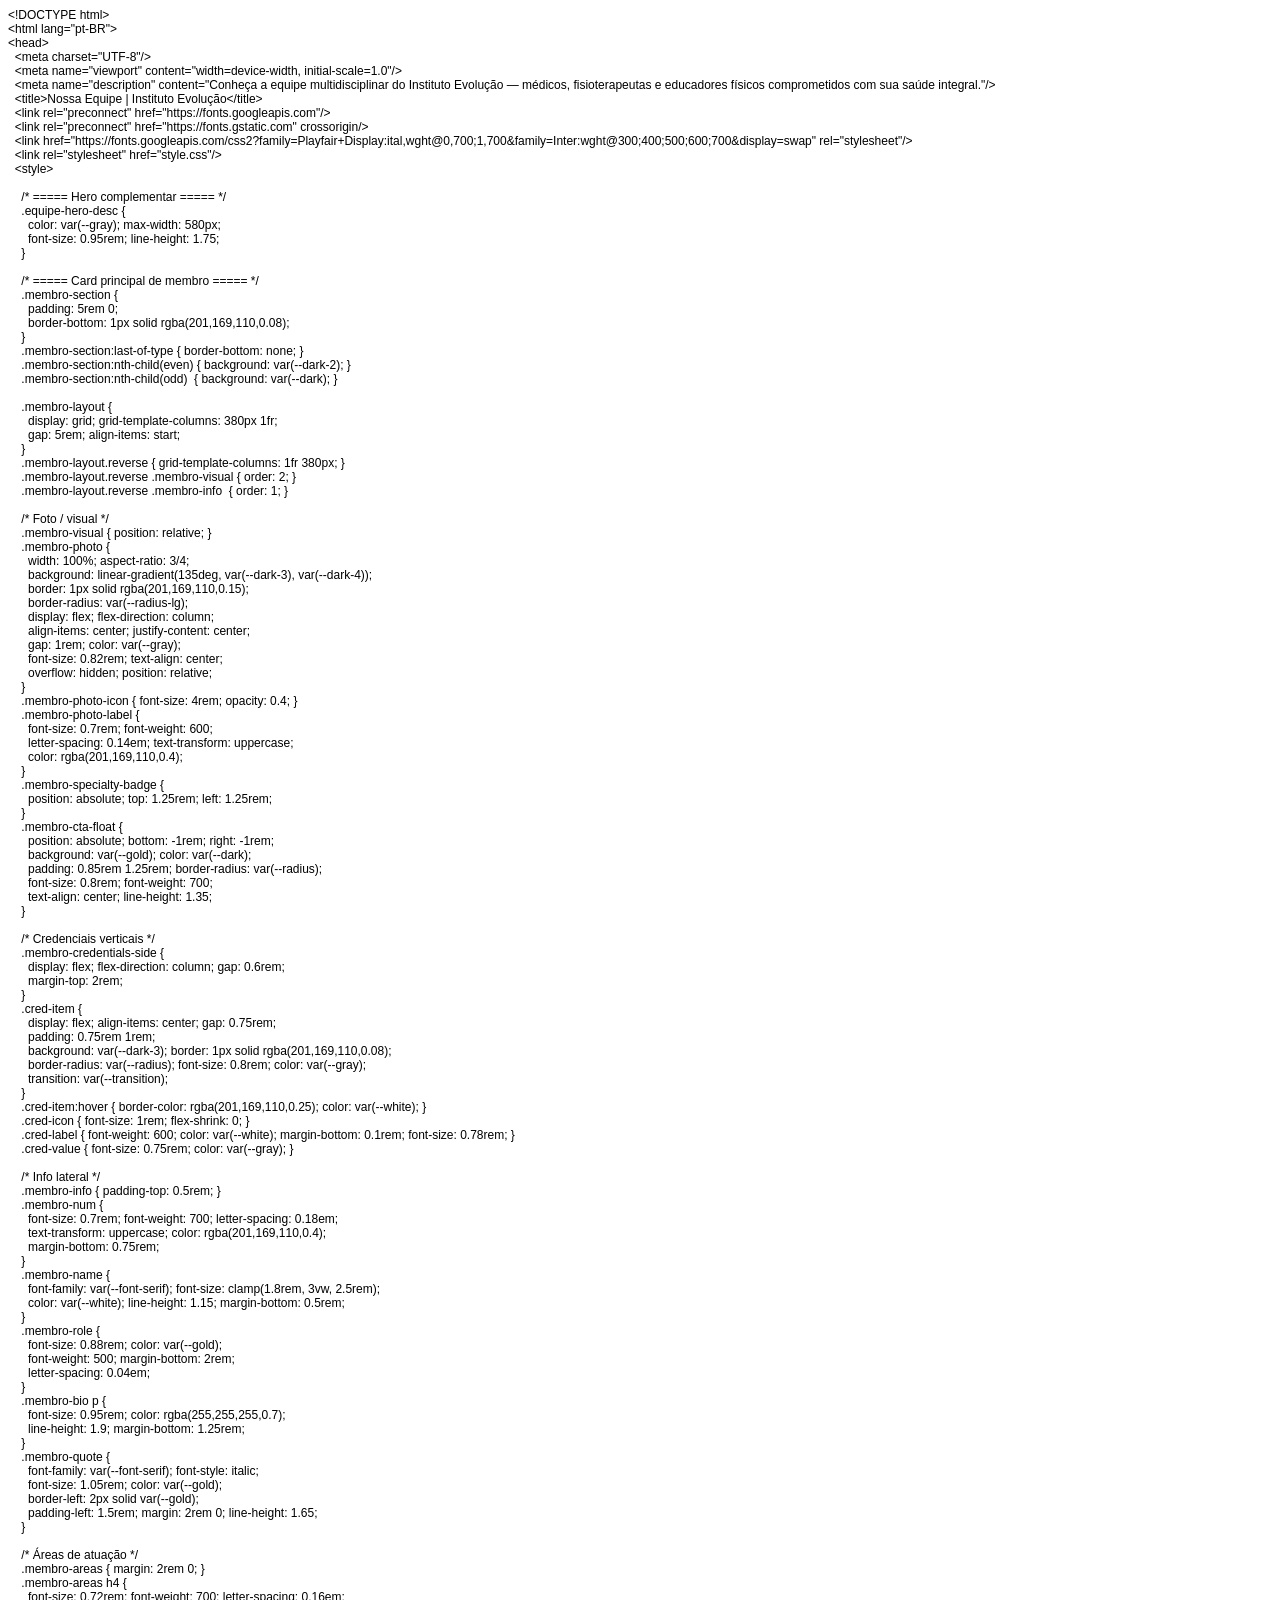
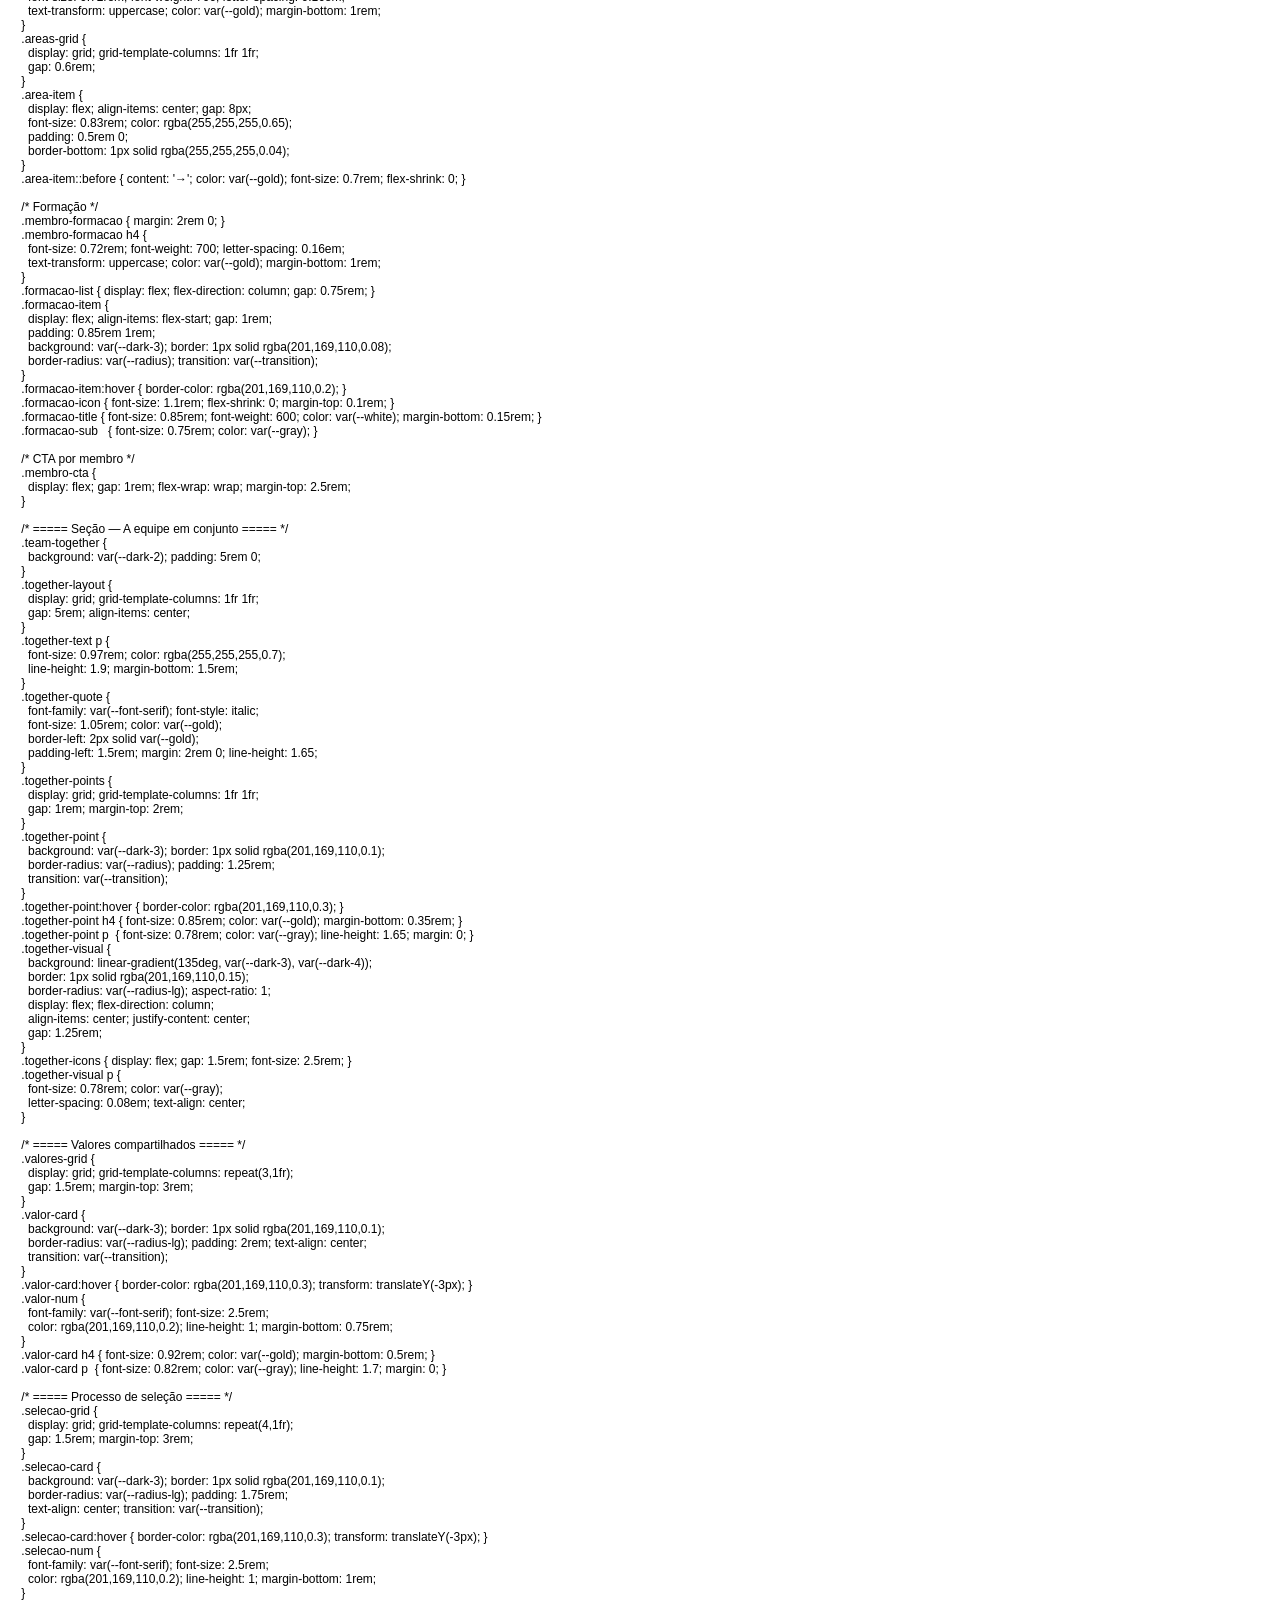
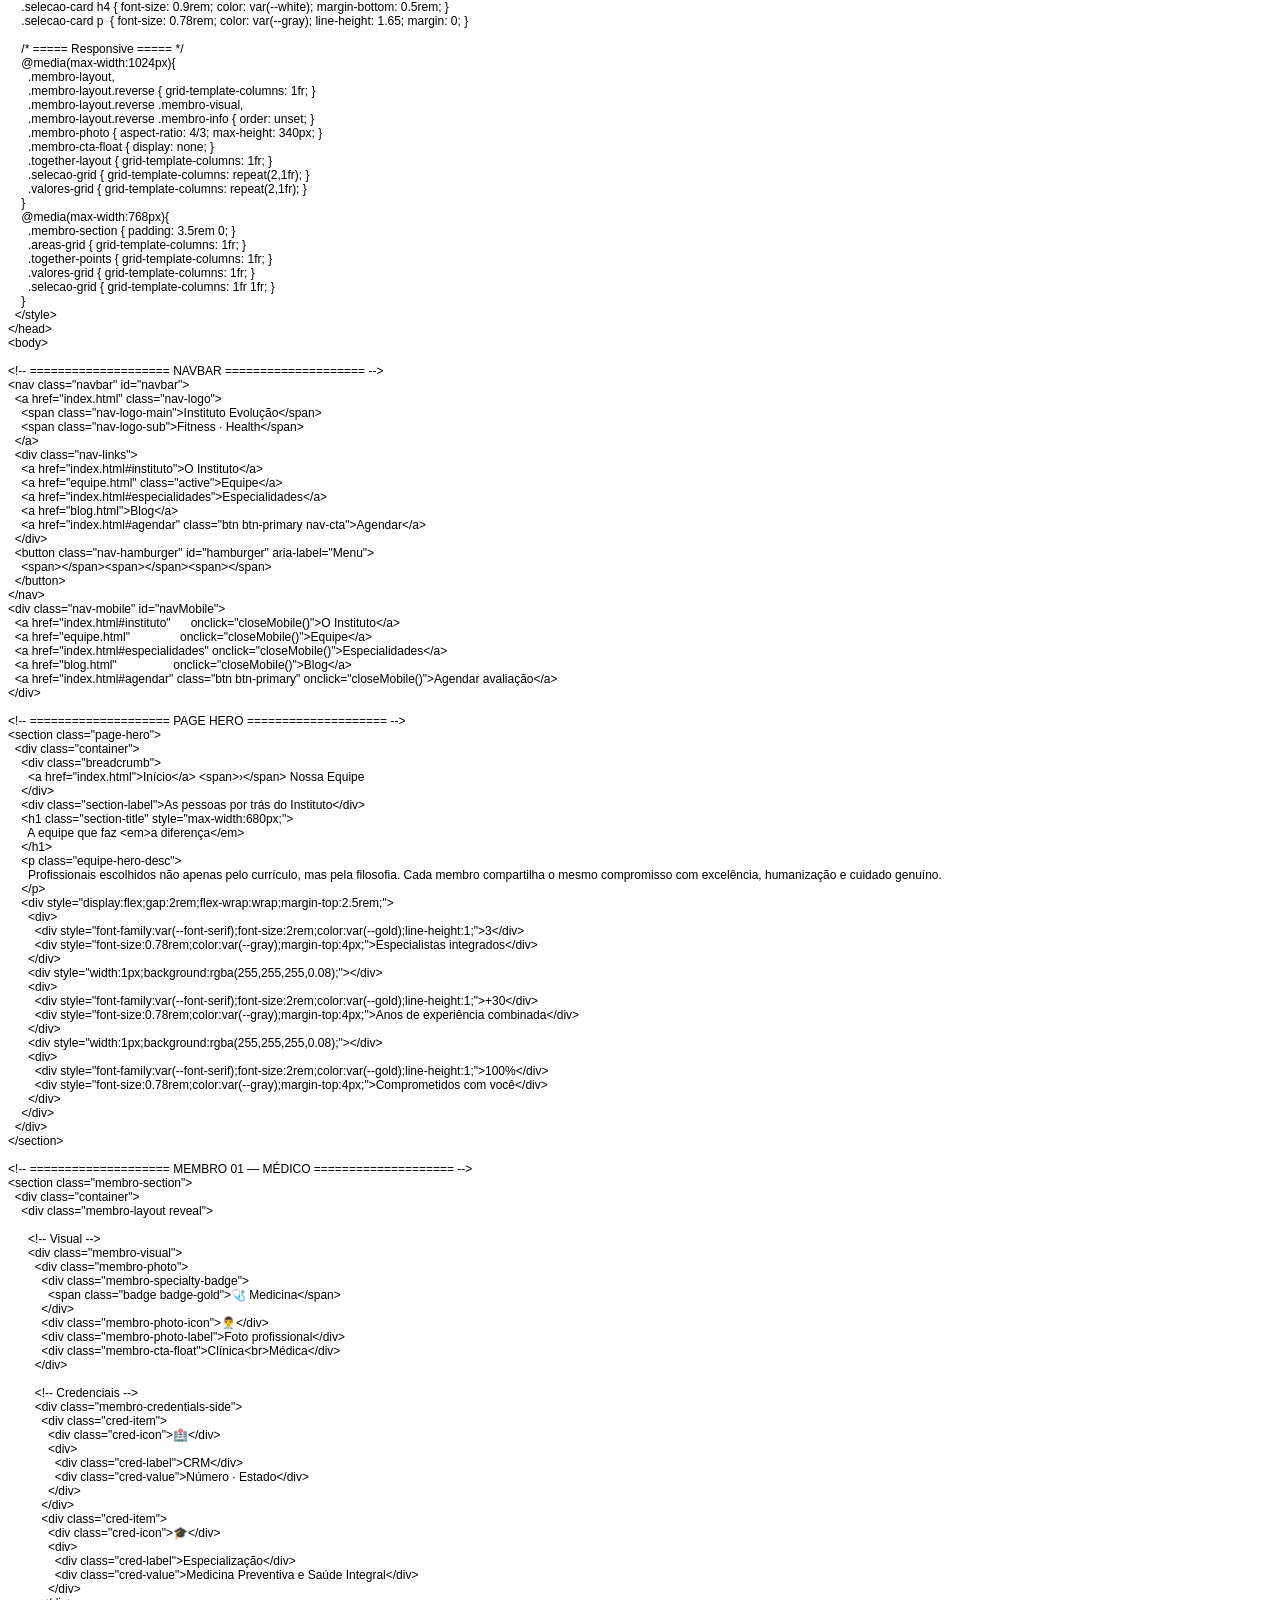
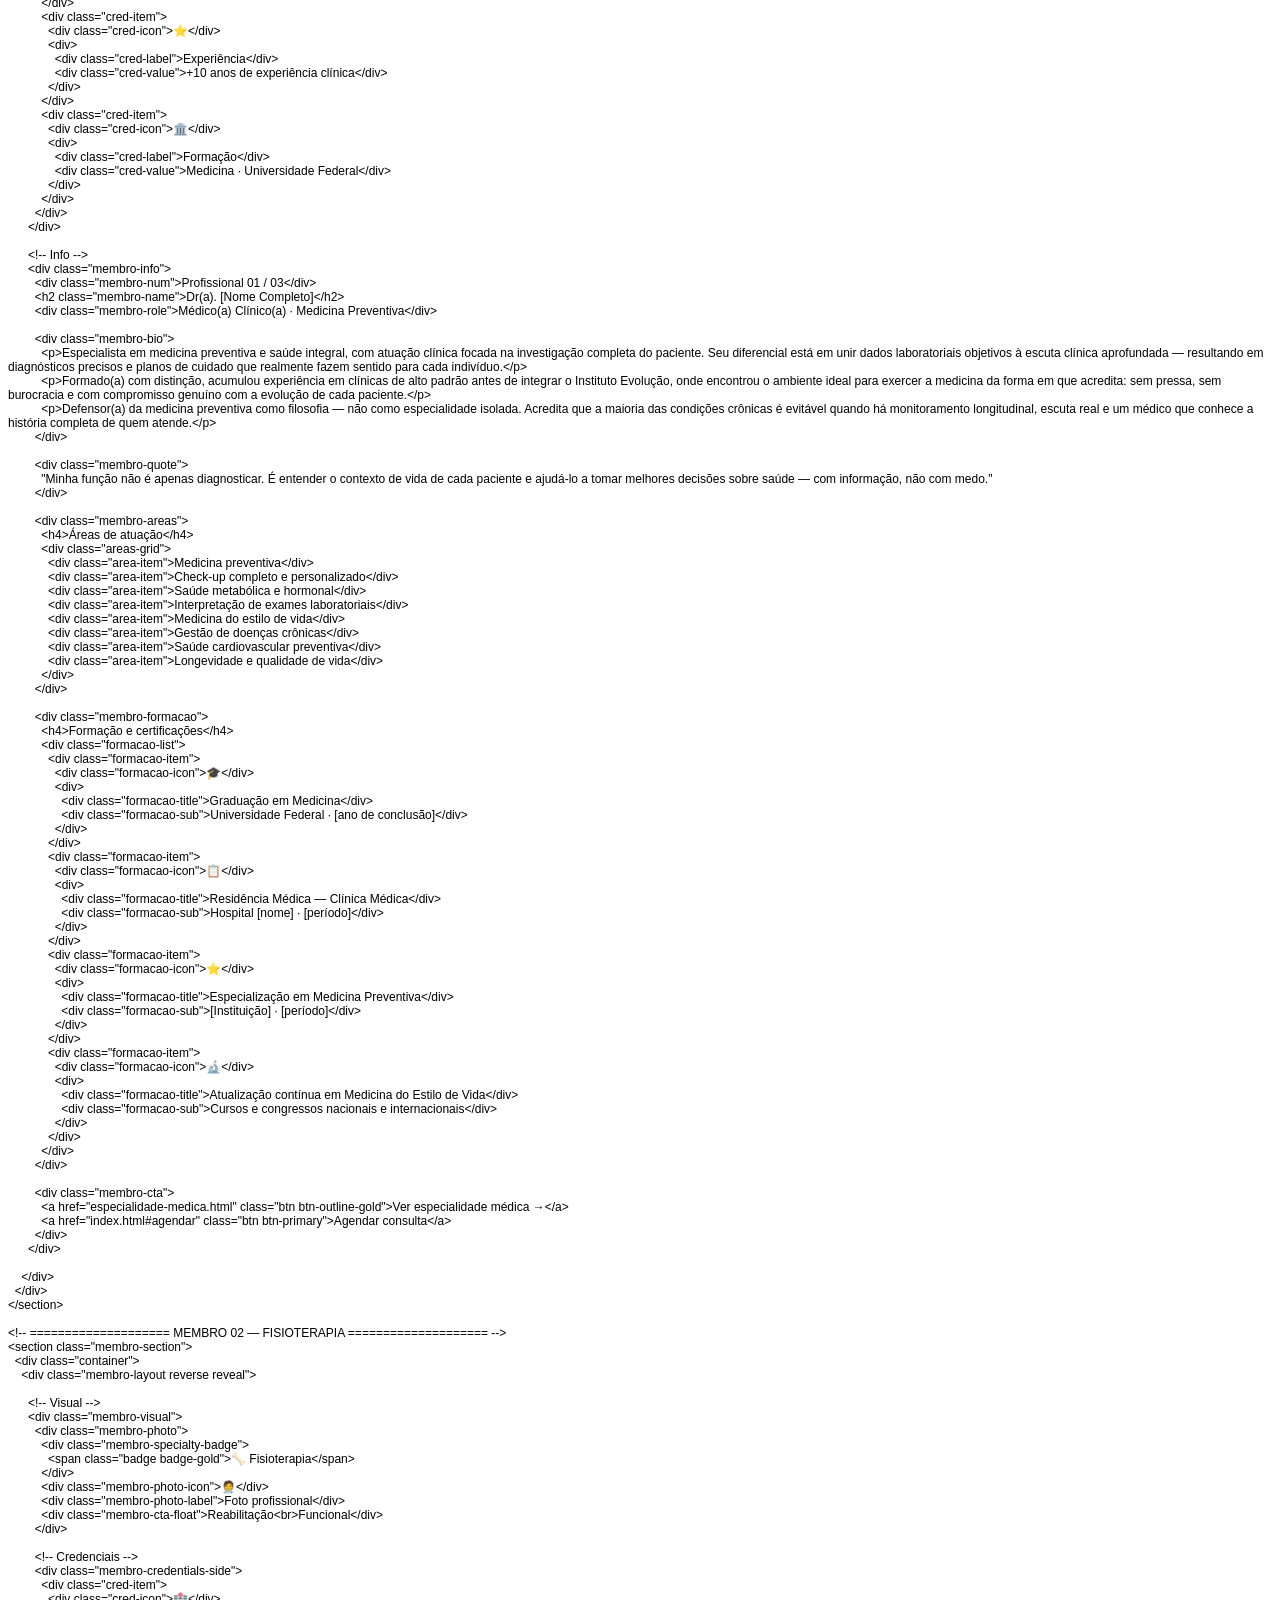
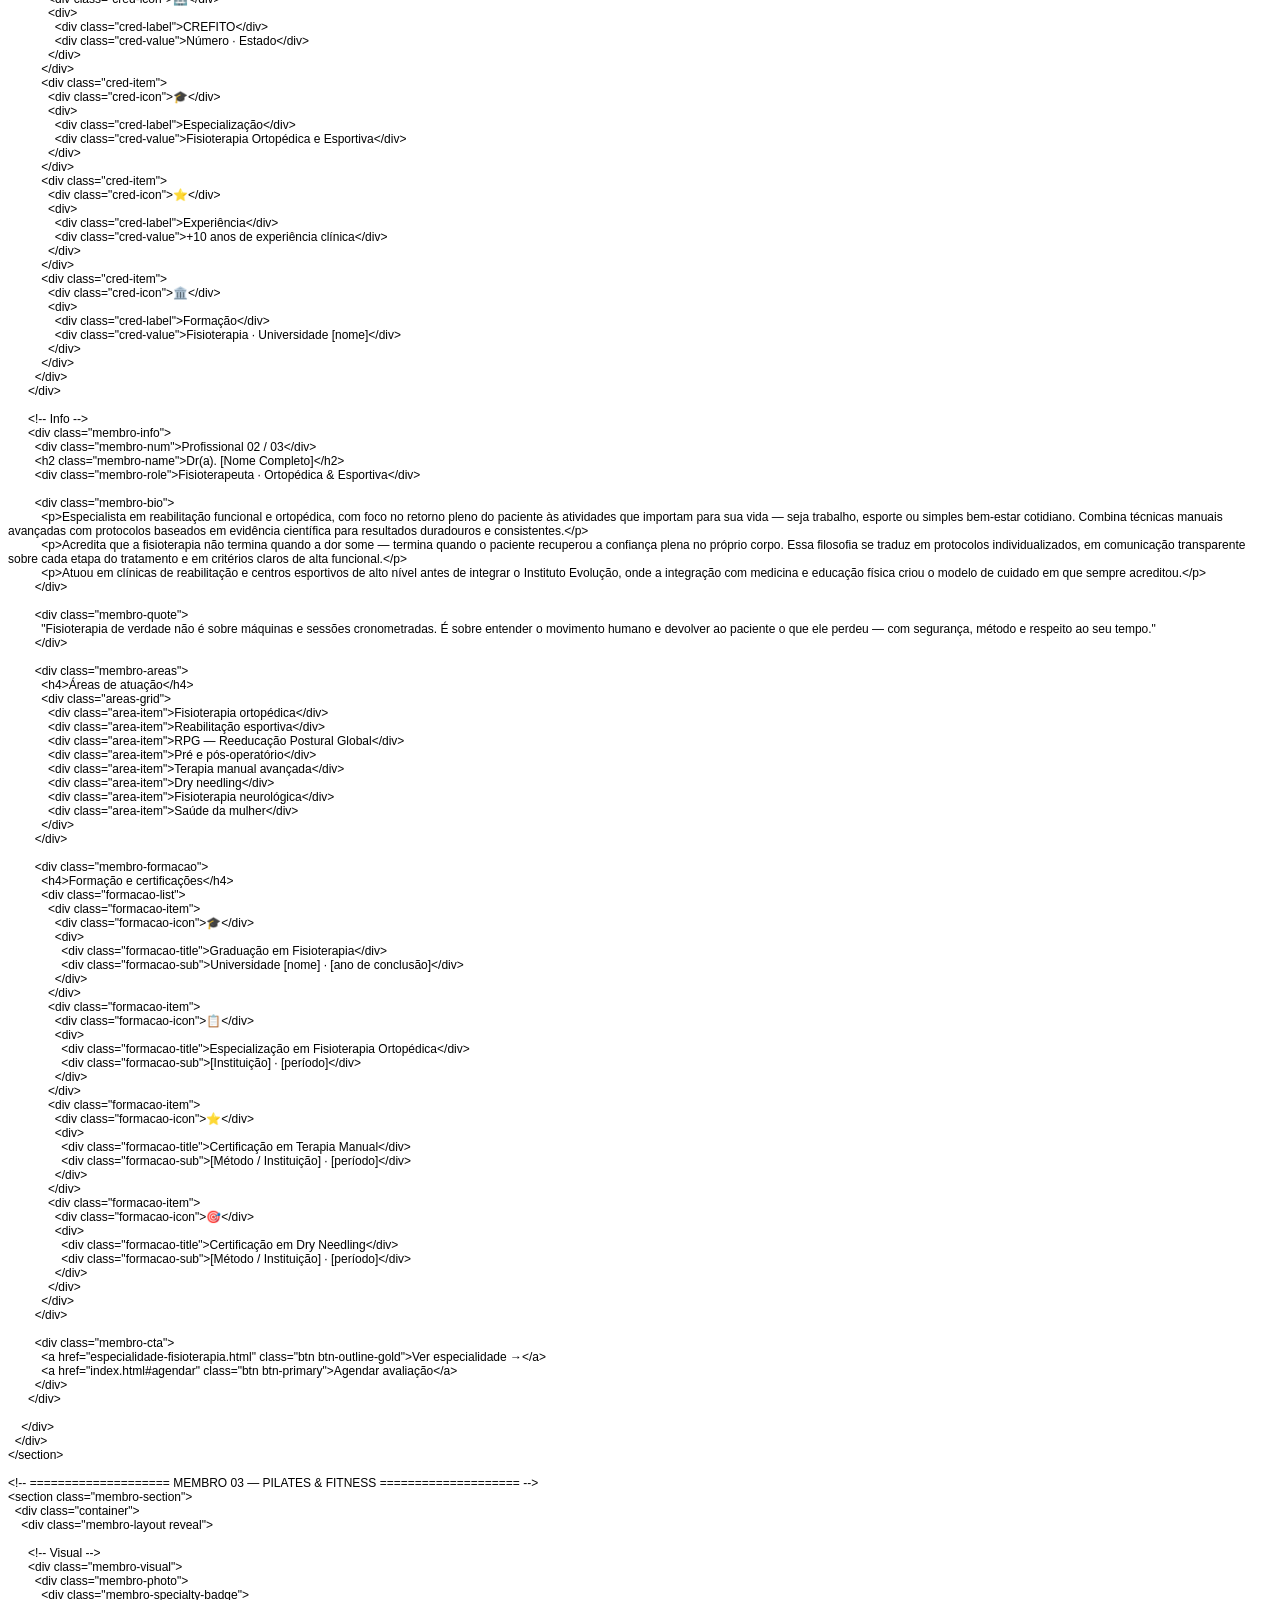
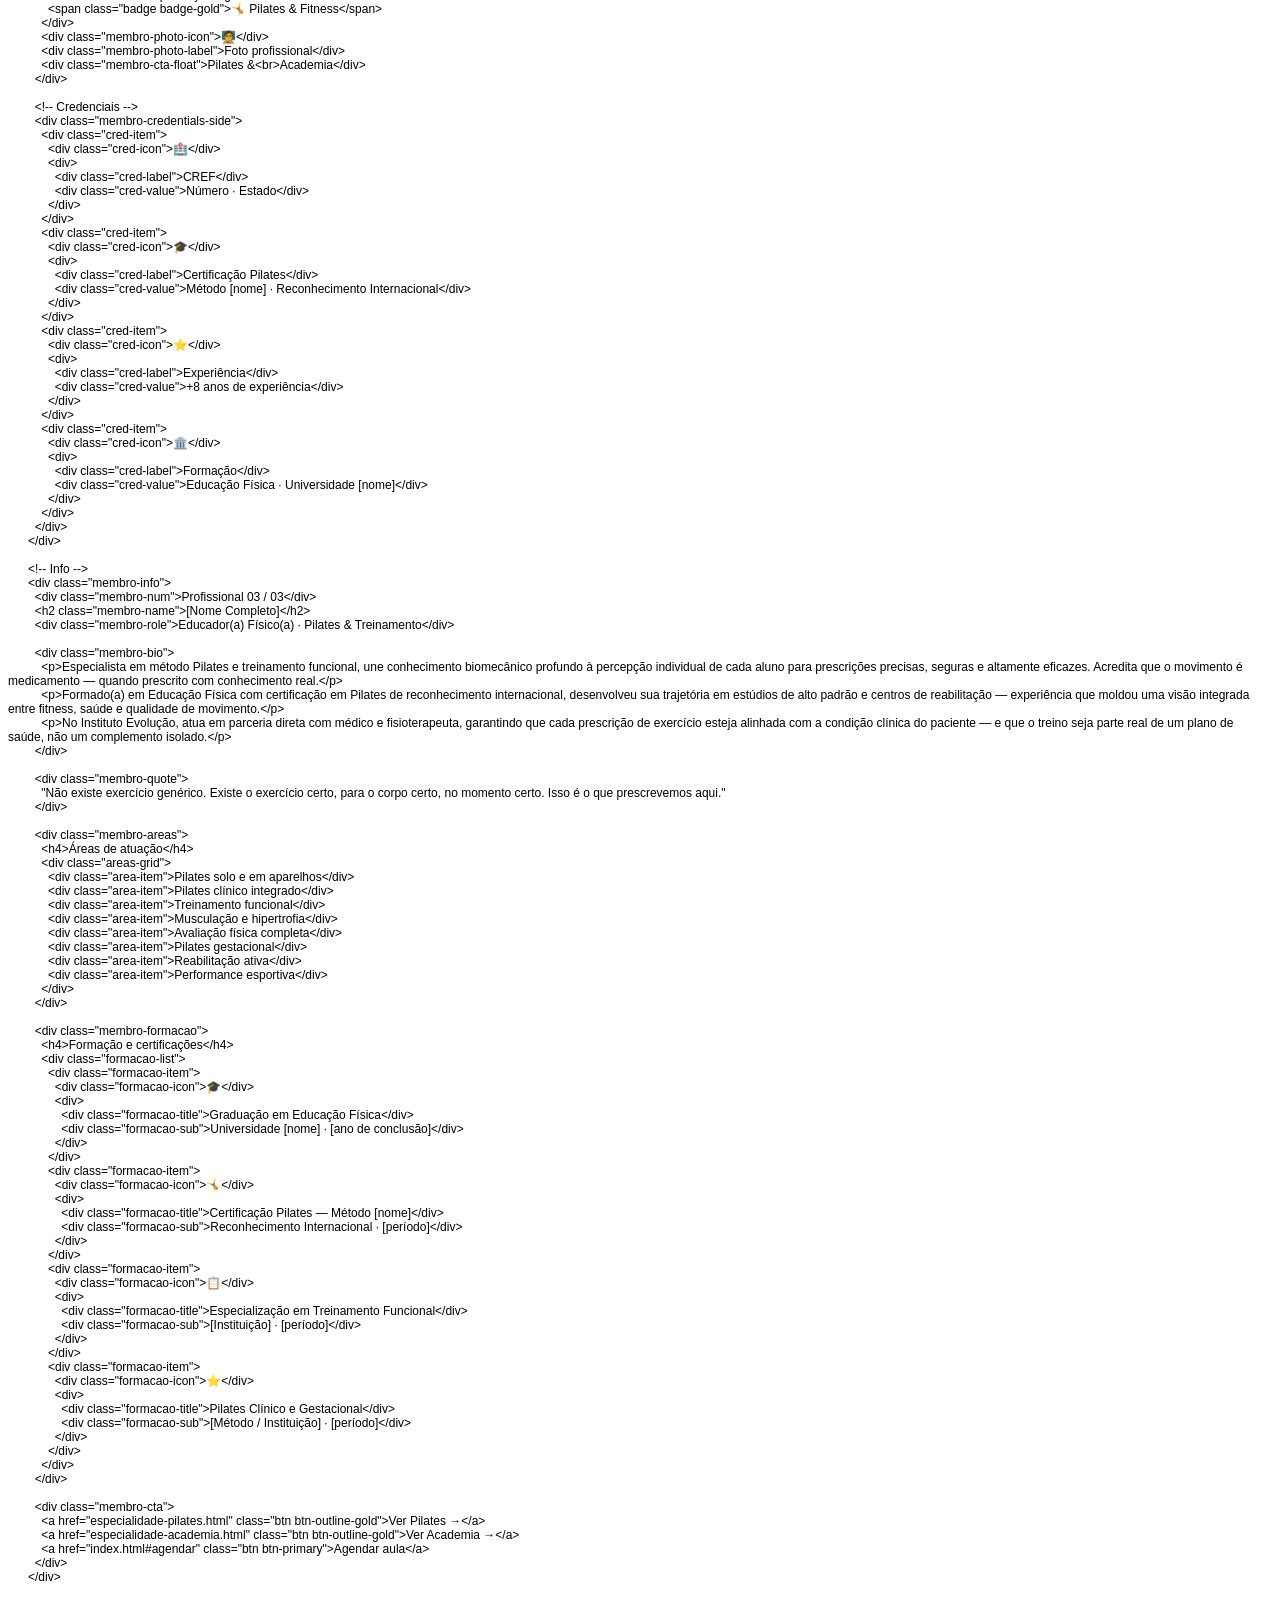
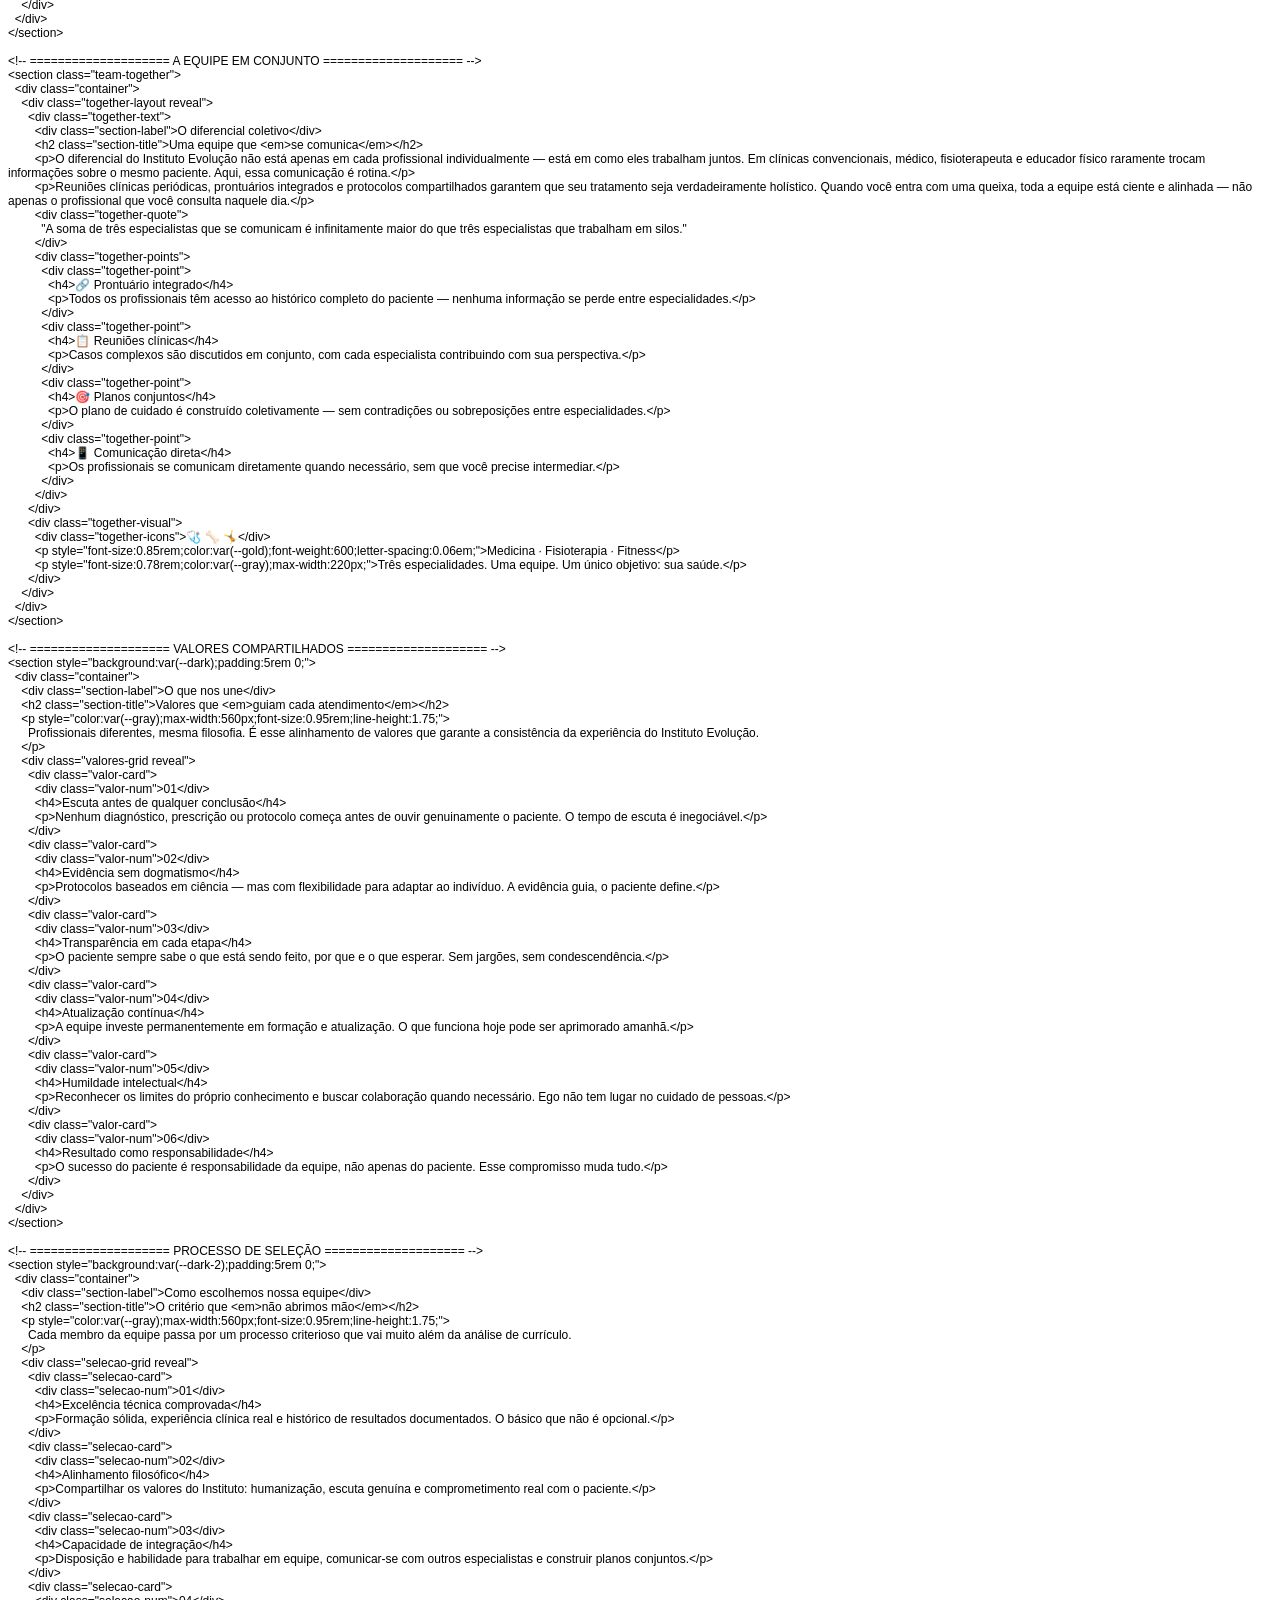
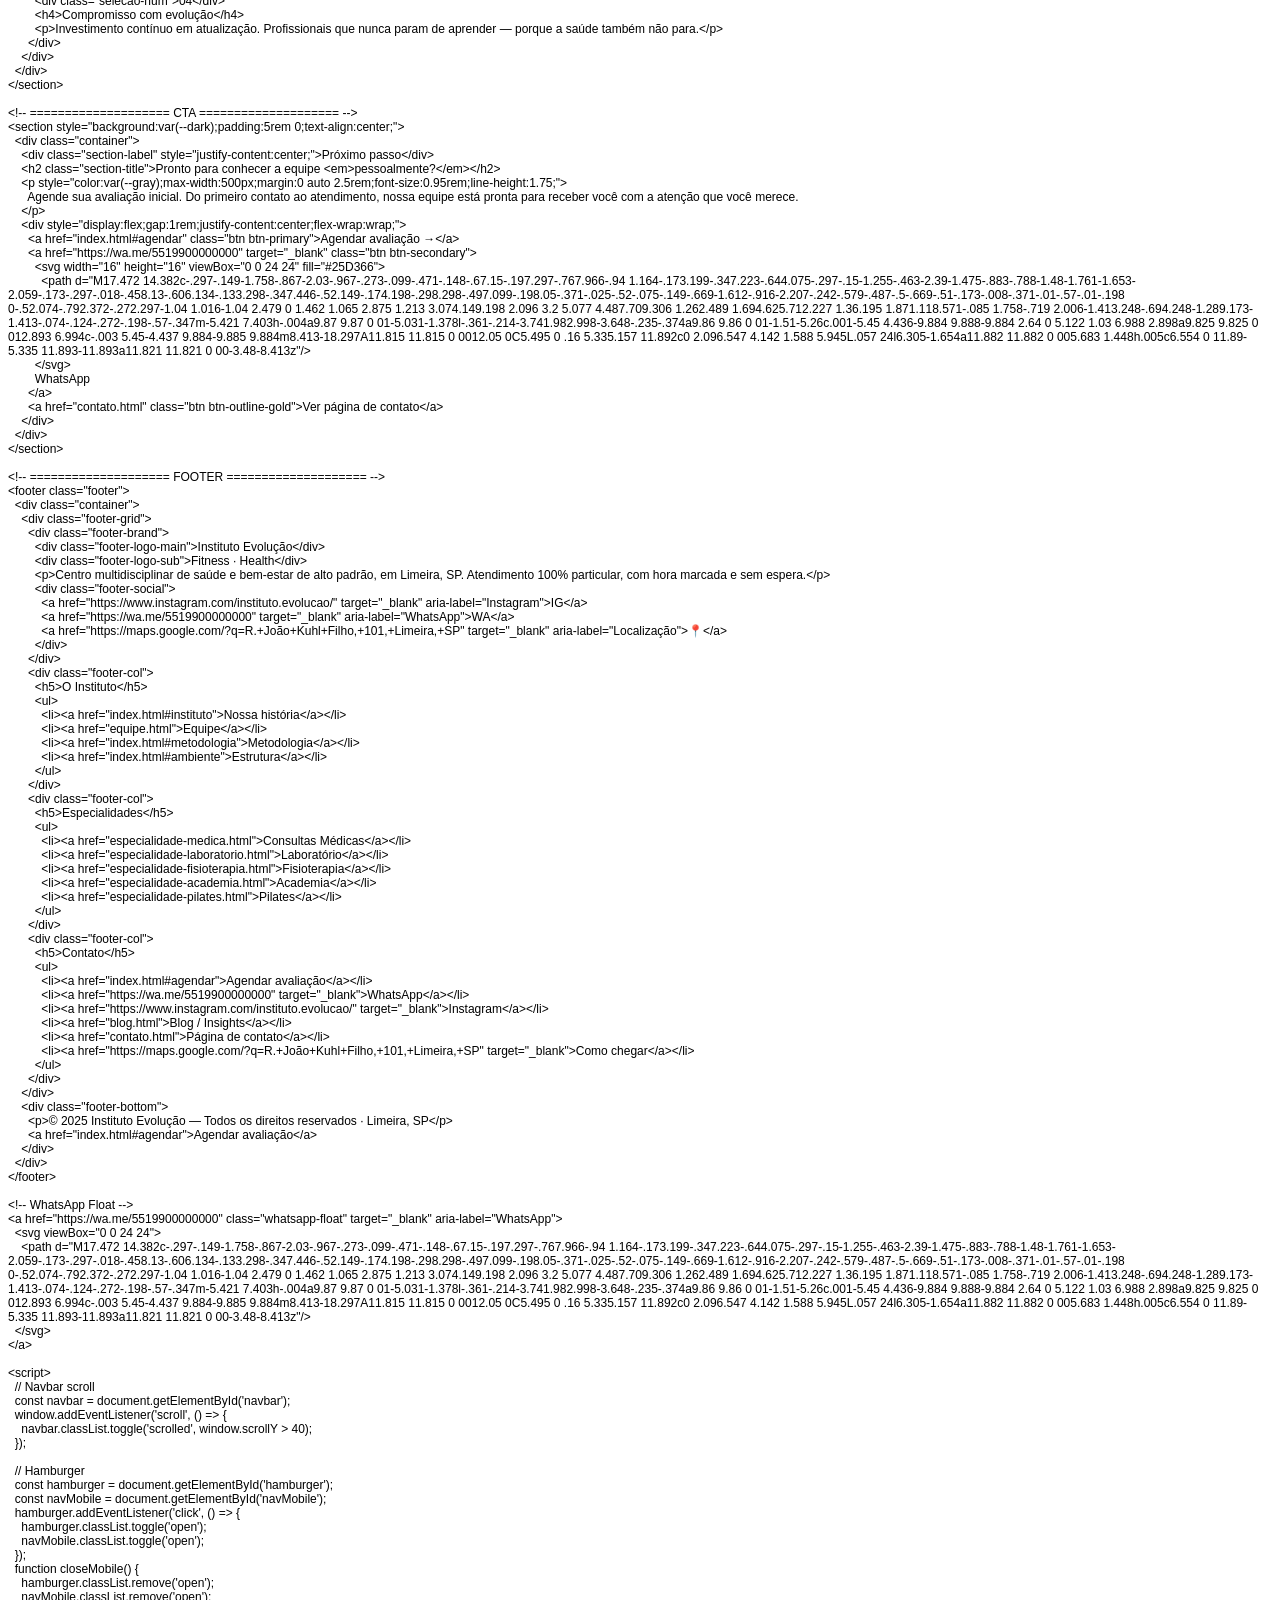
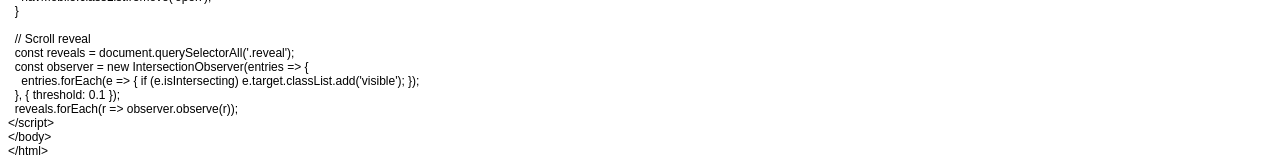
<file: equipe.html>
<!DOCTYPE html PUBLIC "-//W3C//DTD HTML 4.01//EN" "http://www.w3.org/TR/html4/strict.dtd">
<html>
<head>
  <meta http-equiv="Content-Type" content="text/html; charset=utf-8">
  <meta http-equiv="Content-Style-Type" content="text/css">
  <title></title>
  <meta name="Generator" content="Cocoa HTML Writer">
  <meta name="CocoaVersion" content="2575.5">
  <style type="text/css">
    p.p1 {margin: 0.0px 0.0px 0.0px 0.0px; font: 12.0px Helvetica}
    p.p2 {margin: 0.0px 0.0px 0.0px 0.0px; font: 12.0px Helvetica; min-height: 14.0px}
  </style>
</head>
<body>
<p class="p1">&lt;!DOCTYPE html&gt;</p>
<p class="p1">&lt;html lang="pt-BR"&gt;</p>
<p class="p1">&lt;head&gt;</p>
<p class="p1"><span class="Apple-converted-space">  </span>&lt;meta charset="UTF-8"/&gt;</p>
<p class="p1"><span class="Apple-converted-space">  </span>&lt;meta name="viewport" content="width=device-width, initial-scale=1.0"/&gt;</p>
<p class="p1"><span class="Apple-converted-space">  </span>&lt;meta name="description" content="Conheça a equipe multidisciplinar do Instituto Evolução — médicos, fisioterapeutas e educadores físicos comprometidos com sua saúde integral."/&gt;</p>
<p class="p1"><span class="Apple-converted-space">  </span>&lt;title&gt;Nossa Equipe | Instituto Evolução&lt;/title&gt;</p>
<p class="p1"><span class="Apple-converted-space">  </span>&lt;link rel="preconnect" href="https://fonts.googleapis.com"/&gt;</p>
<p class="p1"><span class="Apple-converted-space">  </span>&lt;link rel="preconnect" href="https://fonts.gstatic.com" crossorigin/&gt;</p>
<p class="p1"><span class="Apple-converted-space">  </span>&lt;link href="https://fonts.googleapis.com/css2?family=Playfair+Display:ital,wght@0,700;1,700&amp;family=Inter:wght@300;400;500;600;700&amp;display=swap" rel="stylesheet"/&gt;</p>
<p class="p1"><span class="Apple-converted-space">  </span>&lt;link rel="stylesheet" href="style.css"/&gt;</p>
<p class="p1"><span class="Apple-converted-space">  </span>&lt;style&gt;</p>
<p class="p2"><br></p>
<p class="p1"><span class="Apple-converted-space">    </span>/* ===== Hero complementar ===== */</p>
<p class="p1"><span class="Apple-converted-space">    </span>.equipe-hero-desc {</p>
<p class="p1"><span class="Apple-converted-space">      </span>color: var(--gray); max-width: 580px;</p>
<p class="p1"><span class="Apple-converted-space">      </span>font-size: 0.95rem; line-height: 1.75;</p>
<p class="p1"><span class="Apple-converted-space">    </span>}</p>
<p class="p2"><br></p>
<p class="p1"><span class="Apple-converted-space">    </span>/* ===== Card principal de membro ===== */</p>
<p class="p1"><span class="Apple-converted-space">    </span>.membro-section {</p>
<p class="p1"><span class="Apple-converted-space">      </span>padding: 5rem 0;</p>
<p class="p1"><span class="Apple-converted-space">      </span>border-bottom: 1px solid rgba(201,169,110,0.08);</p>
<p class="p1"><span class="Apple-converted-space">    </span>}</p>
<p class="p1"><span class="Apple-converted-space">    </span>.membro-section:last-of-type { border-bottom: none; }</p>
<p class="p1"><span class="Apple-converted-space">    </span>.membro-section:nth-child(even) { background: var(--dark-2); }</p>
<p class="p1"><span class="Apple-converted-space">    </span>.membro-section:nth-child(odd)<span class="Apple-converted-space">  </span>{ background: var(--dark); }</p>
<p class="p2"><br></p>
<p class="p1"><span class="Apple-converted-space">    </span>.membro-layout {</p>
<p class="p1"><span class="Apple-converted-space">      </span>display: grid; grid-template-columns: 380px 1fr;</p>
<p class="p1"><span class="Apple-converted-space">      </span>gap: 5rem; align-items: start;</p>
<p class="p1"><span class="Apple-converted-space">    </span>}</p>
<p class="p1"><span class="Apple-converted-space">    </span>.membro-layout.reverse { grid-template-columns: 1fr 380px; }</p>
<p class="p1"><span class="Apple-converted-space">    </span>.membro-layout.reverse .membro-visual { order: 2; }</p>
<p class="p1"><span class="Apple-converted-space">    </span>.membro-layout.reverse .membro-info<span class="Apple-converted-space">  </span>{ order: 1; }</p>
<p class="p2"><br></p>
<p class="p1"><span class="Apple-converted-space">    </span>/* Foto / visual */</p>
<p class="p1"><span class="Apple-converted-space">    </span>.membro-visual { position: relative; }</p>
<p class="p1"><span class="Apple-converted-space">    </span>.membro-photo {</p>
<p class="p1"><span class="Apple-converted-space">      </span>width: 100%; aspect-ratio: 3/4;</p>
<p class="p1"><span class="Apple-converted-space">      </span>background: linear-gradient(135deg, var(--dark-3), var(--dark-4));</p>
<p class="p1"><span class="Apple-converted-space">      </span>border: 1px solid rgba(201,169,110,0.15);</p>
<p class="p1"><span class="Apple-converted-space">      </span>border-radius: var(--radius-lg);</p>
<p class="p1"><span class="Apple-converted-space">      </span>display: flex; flex-direction: column;</p>
<p class="p1"><span class="Apple-converted-space">      </span>align-items: center; justify-content: center;</p>
<p class="p1"><span class="Apple-converted-space">      </span>gap: 1rem; color: var(--gray);</p>
<p class="p1"><span class="Apple-converted-space">      </span>font-size: 0.82rem; text-align: center;</p>
<p class="p1"><span class="Apple-converted-space">      </span>overflow: hidden; position: relative;</p>
<p class="p1"><span class="Apple-converted-space">    </span>}</p>
<p class="p1"><span class="Apple-converted-space">    </span>.membro-photo-icon { font-size: 4rem; opacity: 0.4; }</p>
<p class="p1"><span class="Apple-converted-space">    </span>.membro-photo-label {</p>
<p class="p1"><span class="Apple-converted-space">      </span>font-size: 0.7rem; font-weight: 600;</p>
<p class="p1"><span class="Apple-converted-space">      </span>letter-spacing: 0.14em; text-transform: uppercase;</p>
<p class="p1"><span class="Apple-converted-space">      </span>color: rgba(201,169,110,0.4);</p>
<p class="p1"><span class="Apple-converted-space">    </span>}</p>
<p class="p1"><span class="Apple-converted-space">    </span>.membro-specialty-badge {</p>
<p class="p1"><span class="Apple-converted-space">      </span>position: absolute; top: 1.25rem; left: 1.25rem;</p>
<p class="p1"><span class="Apple-converted-space">    </span>}</p>
<p class="p1"><span class="Apple-converted-space">    </span>.membro-cta-float {</p>
<p class="p1"><span class="Apple-converted-space">      </span>position: absolute; bottom: -1rem; right: -1rem;</p>
<p class="p1"><span class="Apple-converted-space">      </span>background: var(--gold); color: var(--dark);</p>
<p class="p1"><span class="Apple-converted-space">      </span>padding: 0.85rem 1.25rem; border-radius: var(--radius);</p>
<p class="p1"><span class="Apple-converted-space">      </span>font-size: 0.8rem; font-weight: 700;</p>
<p class="p1"><span class="Apple-converted-space">      </span>text-align: center; line-height: 1.35;</p>
<p class="p1"><span class="Apple-converted-space">    </span>}</p>
<p class="p2"><br></p>
<p class="p1"><span class="Apple-converted-space">    </span>/* Credenciais verticais */</p>
<p class="p1"><span class="Apple-converted-space">    </span>.membro-credentials-side {</p>
<p class="p1"><span class="Apple-converted-space">      </span>display: flex; flex-direction: column; gap: 0.6rem;</p>
<p class="p1"><span class="Apple-converted-space">      </span>margin-top: 2rem;</p>
<p class="p1"><span class="Apple-converted-space">    </span>}</p>
<p class="p1"><span class="Apple-converted-space">    </span>.cred-item {</p>
<p class="p1"><span class="Apple-converted-space">      </span>display: flex; align-items: center; gap: 0.75rem;</p>
<p class="p1"><span class="Apple-converted-space">      </span>padding: 0.75rem 1rem;</p>
<p class="p1"><span class="Apple-converted-space">      </span>background: var(--dark-3); border: 1px solid rgba(201,169,110,0.08);</p>
<p class="p1"><span class="Apple-converted-space">      </span>border-radius: var(--radius); font-size: 0.8rem; color: var(--gray);</p>
<p class="p1"><span class="Apple-converted-space">      </span>transition: var(--transition);</p>
<p class="p1"><span class="Apple-converted-space">    </span>}</p>
<p class="p1"><span class="Apple-converted-space">    </span>.cred-item:hover { border-color: rgba(201,169,110,0.25); color: var(--white); }</p>
<p class="p1"><span class="Apple-converted-space">    </span>.cred-icon { font-size: 1rem; flex-shrink: 0; }</p>
<p class="p1"><span class="Apple-converted-space">    </span>.cred-label { font-weight: 600; color: var(--white); margin-bottom: 0.1rem; font-size: 0.78rem; }</p>
<p class="p1"><span class="Apple-converted-space">    </span>.cred-value { font-size: 0.75rem; color: var(--gray); }</p>
<p class="p2"><br></p>
<p class="p1"><span class="Apple-converted-space">    </span>/* Info lateral */</p>
<p class="p1"><span class="Apple-converted-space">    </span>.membro-info { padding-top: 0.5rem; }</p>
<p class="p1"><span class="Apple-converted-space">    </span>.membro-num {</p>
<p class="p1"><span class="Apple-converted-space">      </span>font-size: 0.7rem; font-weight: 700; letter-spacing: 0.18em;</p>
<p class="p1"><span class="Apple-converted-space">      </span>text-transform: uppercase; color: rgba(201,169,110,0.4);</p>
<p class="p1"><span class="Apple-converted-space">      </span>margin-bottom: 0.75rem;</p>
<p class="p1"><span class="Apple-converted-space">    </span>}</p>
<p class="p1"><span class="Apple-converted-space">    </span>.membro-name {</p>
<p class="p1"><span class="Apple-converted-space">      </span>font-family: var(--font-serif); font-size: clamp(1.8rem, 3vw, 2.5rem);</p>
<p class="p1"><span class="Apple-converted-space">      </span>color: var(--white); line-height: 1.15; margin-bottom: 0.5rem;</p>
<p class="p1"><span class="Apple-converted-space">    </span>}</p>
<p class="p1"><span class="Apple-converted-space">    </span>.membro-role {</p>
<p class="p1"><span class="Apple-converted-space">      </span>font-size: 0.88rem; color: var(--gold);</p>
<p class="p1"><span class="Apple-converted-space">      </span>font-weight: 500; margin-bottom: 2rem;</p>
<p class="p1"><span class="Apple-converted-space">      </span>letter-spacing: 0.04em;</p>
<p class="p1"><span class="Apple-converted-space">    </span>}</p>
<p class="p1"><span class="Apple-converted-space">    </span>.membro-bio p {</p>
<p class="p1"><span class="Apple-converted-space">      </span>font-size: 0.95rem; color: rgba(255,255,255,0.7);</p>
<p class="p1"><span class="Apple-converted-space">      </span>line-height: 1.9; margin-bottom: 1.25rem;</p>
<p class="p1"><span class="Apple-converted-space">    </span>}</p>
<p class="p1"><span class="Apple-converted-space">    </span>.membro-quote {</p>
<p class="p1"><span class="Apple-converted-space">      </span>font-family: var(--font-serif); font-style: italic;</p>
<p class="p1"><span class="Apple-converted-space">      </span>font-size: 1.05rem; color: var(--gold);</p>
<p class="p1"><span class="Apple-converted-space">      </span>border-left: 2px solid var(--gold);</p>
<p class="p1"><span class="Apple-converted-space">      </span>padding-left: 1.5rem; margin: 2rem 0; line-height: 1.65;</p>
<p class="p1"><span class="Apple-converted-space">    </span>}</p>
<p class="p2"><br></p>
<p class="p1"><span class="Apple-converted-space">    </span>/* Áreas de atuação */</p>
<p class="p1"><span class="Apple-converted-space">    </span>.membro-areas { margin: 2rem 0; }</p>
<p class="p1"><span class="Apple-converted-space">    </span>.membro-areas h4 {</p>
<p class="p1"><span class="Apple-converted-space">      </span>font-size: 0.72rem; font-weight: 700; letter-spacing: 0.16em;</p>
<p class="p1"><span class="Apple-converted-space">      </span>text-transform: uppercase; color: var(--gold); margin-bottom: 1rem;</p>
<p class="p1"><span class="Apple-converted-space">    </span>}</p>
<p class="p1"><span class="Apple-converted-space">    </span>.areas-grid {</p>
<p class="p1"><span class="Apple-converted-space">      </span>display: grid; grid-template-columns: 1fr 1fr;</p>
<p class="p1"><span class="Apple-converted-space">      </span>gap: 0.6rem;</p>
<p class="p1"><span class="Apple-converted-space">    </span>}</p>
<p class="p1"><span class="Apple-converted-space">    </span>.area-item {</p>
<p class="p1"><span class="Apple-converted-space">      </span>display: flex; align-items: center; gap: 8px;</p>
<p class="p1"><span class="Apple-converted-space">      </span>font-size: 0.83rem; color: rgba(255,255,255,0.65);</p>
<p class="p1"><span class="Apple-converted-space">      </span>padding: 0.5rem 0;</p>
<p class="p1"><span class="Apple-converted-space">      </span>border-bottom: 1px solid rgba(255,255,255,0.04);</p>
<p class="p1"><span class="Apple-converted-space">    </span>}</p>
<p class="p1"><span class="Apple-converted-space">    </span>.area-item::before { content: '→'; color: var(--gold); font-size: 0.7rem; flex-shrink: 0; }</p>
<p class="p2"><br></p>
<p class="p1"><span class="Apple-converted-space">    </span>/* Formação */</p>
<p class="p1"><span class="Apple-converted-space">    </span>.membro-formacao { margin: 2rem 0; }</p>
<p class="p1"><span class="Apple-converted-space">    </span>.membro-formacao h4 {</p>
<p class="p1"><span class="Apple-converted-space">      </span>font-size: 0.72rem; font-weight: 700; letter-spacing: 0.16em;</p>
<p class="p1"><span class="Apple-converted-space">      </span>text-transform: uppercase; color: var(--gold); margin-bottom: 1rem;</p>
<p class="p1"><span class="Apple-converted-space">    </span>}</p>
<p class="p1"><span class="Apple-converted-space">    </span>.formacao-list { display: flex; flex-direction: column; gap: 0.75rem; }</p>
<p class="p1"><span class="Apple-converted-space">    </span>.formacao-item {</p>
<p class="p1"><span class="Apple-converted-space">      </span>display: flex; align-items: flex-start; gap: 1rem;</p>
<p class="p1"><span class="Apple-converted-space">      </span>padding: 0.85rem 1rem;</p>
<p class="p1"><span class="Apple-converted-space">      </span>background: var(--dark-3); border: 1px solid rgba(201,169,110,0.08);</p>
<p class="p1"><span class="Apple-converted-space">      </span>border-radius: var(--radius); transition: var(--transition);</p>
<p class="p1"><span class="Apple-converted-space">    </span>}</p>
<p class="p1"><span class="Apple-converted-space">    </span>.formacao-item:hover { border-color: rgba(201,169,110,0.2); }</p>
<p class="p1"><span class="Apple-converted-space">    </span>.formacao-icon { font-size: 1.1rem; flex-shrink: 0; margin-top: 0.1rem; }</p>
<p class="p1"><span class="Apple-converted-space">    </span>.formacao-title { font-size: 0.85rem; font-weight: 600; color: var(--white); margin-bottom: 0.15rem; }</p>
<p class="p1"><span class="Apple-converted-space">    </span>.formacao-sub <span class="Apple-converted-space">  </span>{ font-size: 0.75rem; color: var(--gray); }</p>
<p class="p2"><br></p>
<p class="p1"><span class="Apple-converted-space">    </span>/* CTA por membro */</p>
<p class="p1"><span class="Apple-converted-space">    </span>.membro-cta {</p>
<p class="p1"><span class="Apple-converted-space">      </span>display: flex; gap: 1rem; flex-wrap: wrap; margin-top: 2.5rem;</p>
<p class="p1"><span class="Apple-converted-space">    </span>}</p>
<p class="p2"><br></p>
<p class="p1"><span class="Apple-converted-space">    </span>/* ===== Seção — A equipe em conjunto ===== */</p>
<p class="p1"><span class="Apple-converted-space">    </span>.team-together {</p>
<p class="p1"><span class="Apple-converted-space">      </span>background: var(--dark-2); padding: 5rem 0;</p>
<p class="p1"><span class="Apple-converted-space">    </span>}</p>
<p class="p1"><span class="Apple-converted-space">    </span>.together-layout {</p>
<p class="p1"><span class="Apple-converted-space">      </span>display: grid; grid-template-columns: 1fr 1fr;</p>
<p class="p1"><span class="Apple-converted-space">      </span>gap: 5rem; align-items: center;</p>
<p class="p1"><span class="Apple-converted-space">    </span>}</p>
<p class="p1"><span class="Apple-converted-space">    </span>.together-text p {</p>
<p class="p1"><span class="Apple-converted-space">      </span>font-size: 0.97rem; color: rgba(255,255,255,0.7);</p>
<p class="p1"><span class="Apple-converted-space">      </span>line-height: 1.9; margin-bottom: 1.5rem;</p>
<p class="p1"><span class="Apple-converted-space">    </span>}</p>
<p class="p1"><span class="Apple-converted-space">    </span>.together-quote {</p>
<p class="p1"><span class="Apple-converted-space">      </span>font-family: var(--font-serif); font-style: italic;</p>
<p class="p1"><span class="Apple-converted-space">      </span>font-size: 1.05rem; color: var(--gold);</p>
<p class="p1"><span class="Apple-converted-space">      </span>border-left: 2px solid var(--gold);</p>
<p class="p1"><span class="Apple-converted-space">      </span>padding-left: 1.5rem; margin: 2rem 0; line-height: 1.65;</p>
<p class="p1"><span class="Apple-converted-space">    </span>}</p>
<p class="p1"><span class="Apple-converted-space">    </span>.together-points {</p>
<p class="p1"><span class="Apple-converted-space">      </span>display: grid; grid-template-columns: 1fr 1fr;</p>
<p class="p1"><span class="Apple-converted-space">      </span>gap: 1rem; margin-top: 2rem;</p>
<p class="p1"><span class="Apple-converted-space">    </span>}</p>
<p class="p1"><span class="Apple-converted-space">    </span>.together-point {</p>
<p class="p1"><span class="Apple-converted-space">      </span>background: var(--dark-3); border: 1px solid rgba(201,169,110,0.1);</p>
<p class="p1"><span class="Apple-converted-space">      </span>border-radius: var(--radius); padding: 1.25rem;</p>
<p class="p1"><span class="Apple-converted-space">      </span>transition: var(--transition);</p>
<p class="p1"><span class="Apple-converted-space">    </span>}</p>
<p class="p1"><span class="Apple-converted-space">    </span>.together-point:hover { border-color: rgba(201,169,110,0.3); }</p>
<p class="p1"><span class="Apple-converted-space">    </span>.together-point h4 { font-size: 0.85rem; color: var(--gold); margin-bottom: 0.35rem; }</p>
<p class="p1"><span class="Apple-converted-space">    </span>.together-point p<span class="Apple-converted-space">  </span>{ font-size: 0.78rem; color: var(--gray); line-height: 1.65; margin: 0; }</p>
<p class="p1"><span class="Apple-converted-space">    </span>.together-visual {</p>
<p class="p1"><span class="Apple-converted-space">      </span>background: linear-gradient(135deg, var(--dark-3), var(--dark-4));</p>
<p class="p1"><span class="Apple-converted-space">      </span>border: 1px solid rgba(201,169,110,0.15);</p>
<p class="p1"><span class="Apple-converted-space">      </span>border-radius: var(--radius-lg); aspect-ratio: 1;</p>
<p class="p1"><span class="Apple-converted-space">      </span>display: flex; flex-direction: column;</p>
<p class="p1"><span class="Apple-converted-space">      </span>align-items: center; justify-content: center;</p>
<p class="p1"><span class="Apple-converted-space">      </span>gap: 1.25rem;</p>
<p class="p1"><span class="Apple-converted-space">    </span>}</p>
<p class="p1"><span class="Apple-converted-space">    </span>.together-icons { display: flex; gap: 1.5rem; font-size: 2.5rem; }</p>
<p class="p1"><span class="Apple-converted-space">    </span>.together-visual p {</p>
<p class="p1"><span class="Apple-converted-space">      </span>font-size: 0.78rem; color: var(--gray);</p>
<p class="p1"><span class="Apple-converted-space">      </span>letter-spacing: 0.08em; text-align: center;</p>
<p class="p1"><span class="Apple-converted-space">    </span>}</p>
<p class="p2"><br></p>
<p class="p1"><span class="Apple-converted-space">    </span>/* ===== Valores compartilhados ===== */</p>
<p class="p1"><span class="Apple-converted-space">    </span>.valores-grid {</p>
<p class="p1"><span class="Apple-converted-space">      </span>display: grid; grid-template-columns: repeat(3,1fr);</p>
<p class="p1"><span class="Apple-converted-space">      </span>gap: 1.5rem; margin-top: 3rem;</p>
<p class="p1"><span class="Apple-converted-space">    </span>}</p>
<p class="p1"><span class="Apple-converted-space">    </span>.valor-card {</p>
<p class="p1"><span class="Apple-converted-space">      </span>background: var(--dark-3); border: 1px solid rgba(201,169,110,0.1);</p>
<p class="p1"><span class="Apple-converted-space">      </span>border-radius: var(--radius-lg); padding: 2rem; text-align: center;</p>
<p class="p1"><span class="Apple-converted-space">      </span>transition: var(--transition);</p>
<p class="p1"><span class="Apple-converted-space">    </span>}</p>
<p class="p1"><span class="Apple-converted-space">    </span>.valor-card:hover { border-color: rgba(201,169,110,0.3); transform: translateY(-3px); }</p>
<p class="p1"><span class="Apple-converted-space">    </span>.valor-num {</p>
<p class="p1"><span class="Apple-converted-space">      </span>font-family: var(--font-serif); font-size: 2.5rem;</p>
<p class="p1"><span class="Apple-converted-space">      </span>color: rgba(201,169,110,0.2); line-height: 1; margin-bottom: 0.75rem;</p>
<p class="p1"><span class="Apple-converted-space">    </span>}</p>
<p class="p1"><span class="Apple-converted-space">    </span>.valor-card h4 { font-size: 0.92rem; color: var(--gold); margin-bottom: 0.5rem; }</p>
<p class="p1"><span class="Apple-converted-space">    </span>.valor-card p<span class="Apple-converted-space">  </span>{ font-size: 0.82rem; color: var(--gray); line-height: 1.7; margin: 0; }</p>
<p class="p2"><br></p>
<p class="p1"><span class="Apple-converted-space">    </span>/* ===== Processo de seleção ===== */</p>
<p class="p1"><span class="Apple-converted-space">    </span>.selecao-grid {</p>
<p class="p1"><span class="Apple-converted-space">      </span>display: grid; grid-template-columns: repeat(4,1fr);</p>
<p class="p1"><span class="Apple-converted-space">      </span>gap: 1.5rem; margin-top: 3rem;</p>
<p class="p1"><span class="Apple-converted-space">    </span>}</p>
<p class="p1"><span class="Apple-converted-space">    </span>.selecao-card {</p>
<p class="p1"><span class="Apple-converted-space">      </span>background: var(--dark-3); border: 1px solid rgba(201,169,110,0.1);</p>
<p class="p1"><span class="Apple-converted-space">      </span>border-radius: var(--radius-lg); padding: 1.75rem;</p>
<p class="p1"><span class="Apple-converted-space">      </span>text-align: center; transition: var(--transition);</p>
<p class="p1"><span class="Apple-converted-space">    </span>}</p>
<p class="p1"><span class="Apple-converted-space">    </span>.selecao-card:hover { border-color: rgba(201,169,110,0.3); transform: translateY(-3px); }</p>
<p class="p1"><span class="Apple-converted-space">    </span>.selecao-num {</p>
<p class="p1"><span class="Apple-converted-space">      </span>font-family: var(--font-serif); font-size: 2.5rem;</p>
<p class="p1"><span class="Apple-converted-space">      </span>color: rgba(201,169,110,0.2); line-height: 1; margin-bottom: 1rem;</p>
<p class="p1"><span class="Apple-converted-space">    </span>}</p>
<p class="p1"><span class="Apple-converted-space">    </span>.selecao-card h4 { font-size: 0.9rem; color: var(--white); margin-bottom: 0.5rem; }</p>
<p class="p1"><span class="Apple-converted-space">    </span>.selecao-card p<span class="Apple-converted-space">  </span>{ font-size: 0.78rem; color: var(--gray); line-height: 1.65; margin: 0; }</p>
<p class="p2"><br></p>
<p class="p1"><span class="Apple-converted-space">    </span>/* ===== Responsive ===== */</p>
<p class="p1"><span class="Apple-converted-space">    </span>@media(max-width:1024px){</p>
<p class="p1"><span class="Apple-converted-space">      </span>.membro-layout,</p>
<p class="p1"><span class="Apple-converted-space">      </span>.membro-layout.reverse { grid-template-columns: 1fr; }</p>
<p class="p1"><span class="Apple-converted-space">      </span>.membro-layout.reverse .membro-visual,</p>
<p class="p1"><span class="Apple-converted-space">      </span>.membro-layout.reverse .membro-info { order: unset; }</p>
<p class="p1"><span class="Apple-converted-space">      </span>.membro-photo { aspect-ratio: 4/3; max-height: 340px; }</p>
<p class="p1"><span class="Apple-converted-space">      </span>.membro-cta-float { display: none; }</p>
<p class="p1"><span class="Apple-converted-space">      </span>.together-layout { grid-template-columns: 1fr; }</p>
<p class="p1"><span class="Apple-converted-space">      </span>.selecao-grid { grid-template-columns: repeat(2,1fr); }</p>
<p class="p1"><span class="Apple-converted-space">      </span>.valores-grid { grid-template-columns: repeat(2,1fr); }</p>
<p class="p1"><span class="Apple-converted-space">    </span>}</p>
<p class="p1"><span class="Apple-converted-space">    </span>@media(max-width:768px){</p>
<p class="p1"><span class="Apple-converted-space">      </span>.membro-section { padding: 3.5rem 0; }</p>
<p class="p1"><span class="Apple-converted-space">      </span>.areas-grid { grid-template-columns: 1fr; }</p>
<p class="p1"><span class="Apple-converted-space">      </span>.together-points { grid-template-columns: 1fr; }</p>
<p class="p1"><span class="Apple-converted-space">      </span>.valores-grid { grid-template-columns: 1fr; }</p>
<p class="p1"><span class="Apple-converted-space">      </span>.selecao-grid { grid-template-columns: 1fr 1fr; }</p>
<p class="p1"><span class="Apple-converted-space">    </span>}</p>
<p class="p1"><span class="Apple-converted-space">  </span>&lt;/style&gt;</p>
<p class="p1">&lt;/head&gt;</p>
<p class="p1">&lt;body&gt;</p>
<p class="p2"><br></p>
<p class="p1">&lt;!-- ==================== NAVBAR ==================== --&gt;</p>
<p class="p1">&lt;nav class="navbar" id="navbar"&gt;</p>
<p class="p1"><span class="Apple-converted-space">  </span>&lt;a href="index.html" class="nav-logo"&gt;</p>
<p class="p1"><span class="Apple-converted-space">    </span>&lt;span class="nav-logo-main"&gt;Instituto Evolução&lt;/span&gt;</p>
<p class="p1"><span class="Apple-converted-space">    </span>&lt;span class="nav-logo-sub"&gt;Fitness · Health&lt;/span&gt;</p>
<p class="p1"><span class="Apple-converted-space">  </span>&lt;/a&gt;</p>
<p class="p1"><span class="Apple-converted-space">  </span>&lt;div class="nav-links"&gt;</p>
<p class="p1"><span class="Apple-converted-space">    </span>&lt;a href="index.html#instituto"&gt;O Instituto&lt;/a&gt;</p>
<p class="p1"><span class="Apple-converted-space">    </span>&lt;a href="equipe.html" class="active"&gt;Equipe&lt;/a&gt;</p>
<p class="p1"><span class="Apple-converted-space">    </span>&lt;a href="index.html#especialidades"&gt;Especialidades&lt;/a&gt;</p>
<p class="p1"><span class="Apple-converted-space">    </span>&lt;a href="blog.html"&gt;Blog&lt;/a&gt;</p>
<p class="p1"><span class="Apple-converted-space">    </span>&lt;a href="index.html#agendar" class="btn btn-primary nav-cta"&gt;Agendar&lt;/a&gt;</p>
<p class="p1"><span class="Apple-converted-space">  </span>&lt;/div&gt;</p>
<p class="p1"><span class="Apple-converted-space">  </span>&lt;button class="nav-hamburger" id="hamburger" aria-label="Menu"&gt;</p>
<p class="p1"><span class="Apple-converted-space">    </span>&lt;span&gt;&lt;/span&gt;&lt;span&gt;&lt;/span&gt;&lt;span&gt;&lt;/span&gt;</p>
<p class="p1"><span class="Apple-converted-space">  </span>&lt;/button&gt;</p>
<p class="p1">&lt;/nav&gt;</p>
<p class="p1">&lt;div class="nav-mobile" id="navMobile"&gt;</p>
<p class="p1"><span class="Apple-converted-space">  </span>&lt;a href="index.html#instituto"<span class="Apple-converted-space">      </span>onclick="closeMobile()"&gt;O Instituto&lt;/a&gt;</p>
<p class="p1"><span class="Apple-converted-space">  </span>&lt;a href="equipe.html" <span class="Apple-converted-space">              </span>onclick="closeMobile()"&gt;Equipe&lt;/a&gt;</p>
<p class="p1"><span class="Apple-converted-space">  </span>&lt;a href="index.html#especialidades" onclick="closeMobile()"&gt;Especialidades&lt;/a&gt;</p>
<p class="p1"><span class="Apple-converted-space">  </span>&lt;a href="blog.html" <span class="Apple-converted-space">                </span>onclick="closeMobile()"&gt;Blog&lt;/a&gt;</p>
<p class="p1"><span class="Apple-converted-space">  </span>&lt;a href="index.html#agendar" class="btn btn-primary" onclick="closeMobile()"&gt;Agendar avaliação&lt;/a&gt;</p>
<p class="p1">&lt;/div&gt;</p>
<p class="p2"><br></p>
<p class="p1">&lt;!-- ==================== PAGE HERO ==================== --&gt;</p>
<p class="p1">&lt;section class="page-hero"&gt;</p>
<p class="p1"><span class="Apple-converted-space">  </span>&lt;div class="container"&gt;</p>
<p class="p1"><span class="Apple-converted-space">    </span>&lt;div class="breadcrumb"&gt;</p>
<p class="p1"><span class="Apple-converted-space">      </span>&lt;a href="index.html"&gt;Início&lt;/a&gt; &lt;span&gt;›&lt;/span&gt; Nossa Equipe</p>
<p class="p1"><span class="Apple-converted-space">    </span>&lt;/div&gt;</p>
<p class="p1"><span class="Apple-converted-space">    </span>&lt;div class="section-label"&gt;As pessoas por trás do Instituto&lt;/div&gt;</p>
<p class="p1"><span class="Apple-converted-space">    </span>&lt;h1 class="section-title" style="max-width:680px;"&gt;</p>
<p class="p1"><span class="Apple-converted-space">      </span>A equipe que faz &lt;em&gt;a diferença&lt;/em&gt;</p>
<p class="p1"><span class="Apple-converted-space">    </span>&lt;/h1&gt;</p>
<p class="p1"><span class="Apple-converted-space">    </span>&lt;p class="equipe-hero-desc"&gt;</p>
<p class="p1"><span class="Apple-converted-space">      </span>Profissionais escolhidos não apenas pelo currículo, mas pela filosofia. Cada membro compartilha o mesmo compromisso com excelência, humanização e cuidado genuíno.</p>
<p class="p1"><span class="Apple-converted-space">    </span>&lt;/p&gt;</p>
<p class="p1"><span class="Apple-converted-space">    </span>&lt;div style="display:flex;gap:2rem;flex-wrap:wrap;margin-top:2.5rem;"&gt;</p>
<p class="p1"><span class="Apple-converted-space">      </span>&lt;div&gt;</p>
<p class="p1"><span class="Apple-converted-space">        </span>&lt;div style="font-family:var(--font-serif);font-size:2rem;color:var(--gold);line-height:1;"&gt;3&lt;/div&gt;</p>
<p class="p1"><span class="Apple-converted-space">        </span>&lt;div style="font-size:0.78rem;color:var(--gray);margin-top:4px;"&gt;Especialistas integrados&lt;/div&gt;</p>
<p class="p1"><span class="Apple-converted-space">      </span>&lt;/div&gt;</p>
<p class="p1"><span class="Apple-converted-space">      </span>&lt;div style="width:1px;background:rgba(255,255,255,0.08);"&gt;&lt;/div&gt;</p>
<p class="p1"><span class="Apple-converted-space">      </span>&lt;div&gt;</p>
<p class="p1"><span class="Apple-converted-space">        </span>&lt;div style="font-family:var(--font-serif);font-size:2rem;color:var(--gold);line-height:1;"&gt;+30&lt;/div&gt;</p>
<p class="p1"><span class="Apple-converted-space">        </span>&lt;div style="font-size:0.78rem;color:var(--gray);margin-top:4px;"&gt;Anos de experiência combinada&lt;/div&gt;</p>
<p class="p1"><span class="Apple-converted-space">      </span>&lt;/div&gt;</p>
<p class="p1"><span class="Apple-converted-space">      </span>&lt;div style="width:1px;background:rgba(255,255,255,0.08);"&gt;&lt;/div&gt;</p>
<p class="p1"><span class="Apple-converted-space">      </span>&lt;div&gt;</p>
<p class="p1"><span class="Apple-converted-space">        </span>&lt;div style="font-family:var(--font-serif);font-size:2rem;color:var(--gold);line-height:1;"&gt;100%&lt;/div&gt;</p>
<p class="p1"><span class="Apple-converted-space">        </span>&lt;div style="font-size:0.78rem;color:var(--gray);margin-top:4px;"&gt;Comprometidos com você&lt;/div&gt;</p>
<p class="p1"><span class="Apple-converted-space">      </span>&lt;/div&gt;</p>
<p class="p1"><span class="Apple-converted-space">    </span>&lt;/div&gt;</p>
<p class="p1"><span class="Apple-converted-space">  </span>&lt;/div&gt;</p>
<p class="p1">&lt;/section&gt;</p>
<p class="p2"><br></p>
<p class="p1">&lt;!-- ==================== MEMBRO 01 — MÉDICO ==================== --&gt;</p>
<p class="p1">&lt;section class="membro-section"&gt;</p>
<p class="p1"><span class="Apple-converted-space">  </span>&lt;div class="container"&gt;</p>
<p class="p1"><span class="Apple-converted-space">    </span>&lt;div class="membro-layout reveal"&gt;</p>
<p class="p2"><br></p>
<p class="p1"><span class="Apple-converted-space">      </span>&lt;!-- Visual --&gt;</p>
<p class="p1"><span class="Apple-converted-space">      </span>&lt;div class="membro-visual"&gt;</p>
<p class="p1"><span class="Apple-converted-space">        </span>&lt;div class="membro-photo"&gt;</p>
<p class="p1"><span class="Apple-converted-space">          </span>&lt;div class="membro-specialty-badge"&gt;</p>
<p class="p1"><span class="Apple-converted-space">            </span>&lt;span class="badge badge-gold"&gt;🩺 Medicina&lt;/span&gt;</p>
<p class="p1"><span class="Apple-converted-space">          </span>&lt;/div&gt;</p>
<p class="p1"><span class="Apple-converted-space">          </span>&lt;div class="membro-photo-icon"&gt;👨‍⚕️&lt;/div&gt;</p>
<p class="p1"><span class="Apple-converted-space">          </span>&lt;div class="membro-photo-label"&gt;Foto profissional&lt;/div&gt;</p>
<p class="p1"><span class="Apple-converted-space">          </span>&lt;div class="membro-cta-float"&gt;Clínica&lt;br&gt;Médica&lt;/div&gt;</p>
<p class="p1"><span class="Apple-converted-space">        </span>&lt;/div&gt;</p>
<p class="p2"><br></p>
<p class="p1"><span class="Apple-converted-space">        </span>&lt;!-- Credenciais --&gt;</p>
<p class="p1"><span class="Apple-converted-space">        </span>&lt;div class="membro-credentials-side"&gt;</p>
<p class="p1"><span class="Apple-converted-space">          </span>&lt;div class="cred-item"&gt;</p>
<p class="p1"><span class="Apple-converted-space">            </span>&lt;div class="cred-icon"&gt;🏥&lt;/div&gt;</p>
<p class="p1"><span class="Apple-converted-space">            </span>&lt;div&gt;</p>
<p class="p1"><span class="Apple-converted-space">              </span>&lt;div class="cred-label"&gt;CRM&lt;/div&gt;</p>
<p class="p1"><span class="Apple-converted-space">              </span>&lt;div class="cred-value"&gt;Número · Estado&lt;/div&gt;</p>
<p class="p1"><span class="Apple-converted-space">            </span>&lt;/div&gt;</p>
<p class="p1"><span class="Apple-converted-space">          </span>&lt;/div&gt;</p>
<p class="p1"><span class="Apple-converted-space">          </span>&lt;div class="cred-item"&gt;</p>
<p class="p1"><span class="Apple-converted-space">            </span>&lt;div class="cred-icon"&gt;🎓&lt;/div&gt;</p>
<p class="p1"><span class="Apple-converted-space">            </span>&lt;div&gt;</p>
<p class="p1"><span class="Apple-converted-space">              </span>&lt;div class="cred-label"&gt;Especialização&lt;/div&gt;</p>
<p class="p1"><span class="Apple-converted-space">              </span>&lt;div class="cred-value"&gt;Medicina Preventiva e Saúde Integral&lt;/div&gt;</p>
<p class="p1"><span class="Apple-converted-space">            </span>&lt;/div&gt;</p>
<p class="p1"><span class="Apple-converted-space">          </span>&lt;/div&gt;</p>
<p class="p1"><span class="Apple-converted-space">          </span>&lt;div class="cred-item"&gt;</p>
<p class="p1"><span class="Apple-converted-space">            </span>&lt;div class="cred-icon"&gt;⭐&lt;/div&gt;</p>
<p class="p1"><span class="Apple-converted-space">            </span>&lt;div&gt;</p>
<p class="p1"><span class="Apple-converted-space">              </span>&lt;div class="cred-label"&gt;Experiência&lt;/div&gt;</p>
<p class="p1"><span class="Apple-converted-space">              </span>&lt;div class="cred-value"&gt;+10 anos de experiência clínica&lt;/div&gt;</p>
<p class="p1"><span class="Apple-converted-space">            </span>&lt;/div&gt;</p>
<p class="p1"><span class="Apple-converted-space">          </span>&lt;/div&gt;</p>
<p class="p1"><span class="Apple-converted-space">          </span>&lt;div class="cred-item"&gt;</p>
<p class="p1"><span class="Apple-converted-space">            </span>&lt;div class="cred-icon"&gt;🏛️&lt;/div&gt;</p>
<p class="p1"><span class="Apple-converted-space">            </span>&lt;div&gt;</p>
<p class="p1"><span class="Apple-converted-space">              </span>&lt;div class="cred-label"&gt;Formação&lt;/div&gt;</p>
<p class="p1"><span class="Apple-converted-space">              </span>&lt;div class="cred-value"&gt;Medicina · Universidade Federal&lt;/div&gt;</p>
<p class="p1"><span class="Apple-converted-space">            </span>&lt;/div&gt;</p>
<p class="p1"><span class="Apple-converted-space">          </span>&lt;/div&gt;</p>
<p class="p1"><span class="Apple-converted-space">        </span>&lt;/div&gt;</p>
<p class="p1"><span class="Apple-converted-space">      </span>&lt;/div&gt;</p>
<p class="p2"><br></p>
<p class="p1"><span class="Apple-converted-space">      </span>&lt;!-- Info --&gt;</p>
<p class="p1"><span class="Apple-converted-space">      </span>&lt;div class="membro-info"&gt;</p>
<p class="p1"><span class="Apple-converted-space">        </span>&lt;div class="membro-num"&gt;Profissional 01 / 03&lt;/div&gt;</p>
<p class="p1"><span class="Apple-converted-space">        </span>&lt;h2 class="membro-name"&gt;Dr(a). [Nome Completo]&lt;/h2&gt;</p>
<p class="p1"><span class="Apple-converted-space">        </span>&lt;div class="membro-role"&gt;Médico(a) Clínico(a) · Medicina Preventiva&lt;/div&gt;</p>
<p class="p2"><br></p>
<p class="p1"><span class="Apple-converted-space">        </span>&lt;div class="membro-bio"&gt;</p>
<p class="p1"><span class="Apple-converted-space">          </span>&lt;p&gt;Especialista em medicina preventiva e saúde integral, com atuação clínica focada na investigação completa do paciente. Seu diferencial está em unir dados laboratoriais objetivos à escuta clínica aprofundada — resultando em diagnósticos precisos e planos de cuidado que realmente fazem sentido para cada indivíduo.&lt;/p&gt;</p>
<p class="p1"><span class="Apple-converted-space">          </span>&lt;p&gt;Formado(a) com distinção, acumulou experiência em clínicas de alto padrão antes de integrar o Instituto Evolução, onde encontrou o ambiente ideal para exercer a medicina da forma em que acredita: sem pressa, sem burocracia e com compromisso genuíno com a evolução de cada paciente.&lt;/p&gt;</p>
<p class="p1"><span class="Apple-converted-space">          </span>&lt;p&gt;Defensor(a) da medicina preventiva como filosofia — não como especialidade isolada. Acredita que a maioria das condições crônicas é evitável quando há monitoramento longitudinal, escuta real e um médico que conhece a história completa de quem atende.&lt;/p&gt;</p>
<p class="p1"><span class="Apple-converted-space">        </span>&lt;/div&gt;</p>
<p class="p2"><br></p>
<p class="p1"><span class="Apple-converted-space">        </span>&lt;div class="membro-quote"&gt;</p>
<p class="p1"><span class="Apple-converted-space">          </span>"Minha função não é apenas diagnosticar. É entender o contexto de vida de cada paciente e ajudá-lo a tomar melhores decisões sobre saúde — com informação, não com medo."</p>
<p class="p1"><span class="Apple-converted-space">        </span>&lt;/div&gt;</p>
<p class="p2"><br></p>
<p class="p1"><span class="Apple-converted-space">        </span>&lt;div class="membro-areas"&gt;</p>
<p class="p1"><span class="Apple-converted-space">          </span>&lt;h4&gt;Áreas de atuação&lt;/h4&gt;</p>
<p class="p1"><span class="Apple-converted-space">          </span>&lt;div class="areas-grid"&gt;</p>
<p class="p1"><span class="Apple-converted-space">            </span>&lt;div class="area-item"&gt;Medicina preventiva&lt;/div&gt;</p>
<p class="p1"><span class="Apple-converted-space">            </span>&lt;div class="area-item"&gt;Check-up completo e personalizado&lt;/div&gt;</p>
<p class="p1"><span class="Apple-converted-space">            </span>&lt;div class="area-item"&gt;Saúde metabólica e hormonal&lt;/div&gt;</p>
<p class="p1"><span class="Apple-converted-space">            </span>&lt;div class="area-item"&gt;Interpretação de exames laboratoriais&lt;/div&gt;</p>
<p class="p1"><span class="Apple-converted-space">            </span>&lt;div class="area-item"&gt;Medicina do estilo de vida&lt;/div&gt;</p>
<p class="p1"><span class="Apple-converted-space">            </span>&lt;div class="area-item"&gt;Gestão de doenças crônicas&lt;/div&gt;</p>
<p class="p1"><span class="Apple-converted-space">            </span>&lt;div class="area-item"&gt;Saúde cardiovascular preventiva&lt;/div&gt;</p>
<p class="p1"><span class="Apple-converted-space">            </span>&lt;div class="area-item"&gt;Longevidade e qualidade de vida&lt;/div&gt;</p>
<p class="p1"><span class="Apple-converted-space">          </span>&lt;/div&gt;</p>
<p class="p1"><span class="Apple-converted-space">        </span>&lt;/div&gt;</p>
<p class="p2"><br></p>
<p class="p1"><span class="Apple-converted-space">        </span>&lt;div class="membro-formacao"&gt;</p>
<p class="p1"><span class="Apple-converted-space">          </span>&lt;h4&gt;Formação e certificações&lt;/h4&gt;</p>
<p class="p1"><span class="Apple-converted-space">          </span>&lt;div class="formacao-list"&gt;</p>
<p class="p1"><span class="Apple-converted-space">            </span>&lt;div class="formacao-item"&gt;</p>
<p class="p1"><span class="Apple-converted-space">              </span>&lt;div class="formacao-icon"&gt;🎓&lt;/div&gt;</p>
<p class="p1"><span class="Apple-converted-space">              </span>&lt;div&gt;</p>
<p class="p1"><span class="Apple-converted-space">                </span>&lt;div class="formacao-title"&gt;Graduação em Medicina&lt;/div&gt;</p>
<p class="p1"><span class="Apple-converted-space">                </span>&lt;div class="formacao-sub"&gt;Universidade Federal · [ano de conclusão]&lt;/div&gt;</p>
<p class="p1"><span class="Apple-converted-space">              </span>&lt;/div&gt;</p>
<p class="p1"><span class="Apple-converted-space">            </span>&lt;/div&gt;</p>
<p class="p1"><span class="Apple-converted-space">            </span>&lt;div class="formacao-item"&gt;</p>
<p class="p1"><span class="Apple-converted-space">              </span>&lt;div class="formacao-icon"&gt;📋&lt;/div&gt;</p>
<p class="p1"><span class="Apple-converted-space">              </span>&lt;div&gt;</p>
<p class="p1"><span class="Apple-converted-space">                </span>&lt;div class="formacao-title"&gt;Residência Médica — Clínica Médica&lt;/div&gt;</p>
<p class="p1"><span class="Apple-converted-space">                </span>&lt;div class="formacao-sub"&gt;Hospital [nome] · [período]&lt;/div&gt;</p>
<p class="p1"><span class="Apple-converted-space">              </span>&lt;/div&gt;</p>
<p class="p1"><span class="Apple-converted-space">            </span>&lt;/div&gt;</p>
<p class="p1"><span class="Apple-converted-space">            </span>&lt;div class="formacao-item"&gt;</p>
<p class="p1"><span class="Apple-converted-space">              </span>&lt;div class="formacao-icon"&gt;⭐&lt;/div&gt;</p>
<p class="p1"><span class="Apple-converted-space">              </span>&lt;div&gt;</p>
<p class="p1"><span class="Apple-converted-space">                </span>&lt;div class="formacao-title"&gt;Especialização em Medicina Preventiva&lt;/div&gt;</p>
<p class="p1"><span class="Apple-converted-space">                </span>&lt;div class="formacao-sub"&gt;[Instituição] · [período]&lt;/div&gt;</p>
<p class="p1"><span class="Apple-converted-space">              </span>&lt;/div&gt;</p>
<p class="p1"><span class="Apple-converted-space">            </span>&lt;/div&gt;</p>
<p class="p1"><span class="Apple-converted-space">            </span>&lt;div class="formacao-item"&gt;</p>
<p class="p1"><span class="Apple-converted-space">              </span>&lt;div class="formacao-icon"&gt;🔬&lt;/div&gt;</p>
<p class="p1"><span class="Apple-converted-space">              </span>&lt;div&gt;</p>
<p class="p1"><span class="Apple-converted-space">                </span>&lt;div class="formacao-title"&gt;Atualização contínua em Medicina do Estilo de Vida&lt;/div&gt;</p>
<p class="p1"><span class="Apple-converted-space">                </span>&lt;div class="formacao-sub"&gt;Cursos e congressos nacionais e internacionais&lt;/div&gt;</p>
<p class="p1"><span class="Apple-converted-space">              </span>&lt;/div&gt;</p>
<p class="p1"><span class="Apple-converted-space">            </span>&lt;/div&gt;</p>
<p class="p1"><span class="Apple-converted-space">          </span>&lt;/div&gt;</p>
<p class="p1"><span class="Apple-converted-space">        </span>&lt;/div&gt;</p>
<p class="p2"><br></p>
<p class="p1"><span class="Apple-converted-space">        </span>&lt;div class="membro-cta"&gt;</p>
<p class="p1"><span class="Apple-converted-space">          </span>&lt;a href="especialidade-medica.html" class="btn btn-outline-gold"&gt;Ver especialidade médica →&lt;/a&gt;</p>
<p class="p1"><span class="Apple-converted-space">          </span>&lt;a href="index.html#agendar" class="btn btn-primary"&gt;Agendar consulta&lt;/a&gt;</p>
<p class="p1"><span class="Apple-converted-space">        </span>&lt;/div&gt;</p>
<p class="p1"><span class="Apple-converted-space">      </span>&lt;/div&gt;</p>
<p class="p2"><br></p>
<p class="p1"><span class="Apple-converted-space">    </span>&lt;/div&gt;</p>
<p class="p1"><span class="Apple-converted-space">  </span>&lt;/div&gt;</p>
<p class="p1">&lt;/section&gt;</p>
<p class="p2"><br></p>
<p class="p1">&lt;!-- ==================== MEMBRO 02 — FISIOTERAPIA ==================== --&gt;</p>
<p class="p1">&lt;section class="membro-section"&gt;</p>
<p class="p1"><span class="Apple-converted-space">  </span>&lt;div class="container"&gt;</p>
<p class="p1"><span class="Apple-converted-space">    </span>&lt;div class="membro-layout reverse reveal"&gt;</p>
<p class="p2"><br></p>
<p class="p1"><span class="Apple-converted-space">      </span>&lt;!-- Visual --&gt;</p>
<p class="p1"><span class="Apple-converted-space">      </span>&lt;div class="membro-visual"&gt;</p>
<p class="p1"><span class="Apple-converted-space">        </span>&lt;div class="membro-photo"&gt;</p>
<p class="p1"><span class="Apple-converted-space">          </span>&lt;div class="membro-specialty-badge"&gt;</p>
<p class="p1"><span class="Apple-converted-space">            </span>&lt;span class="badge badge-gold"&gt;🦴 Fisioterapia&lt;/span&gt;</p>
<p class="p1"><span class="Apple-converted-space">          </span>&lt;/div&gt;</p>
<p class="p1"><span class="Apple-converted-space">          </span>&lt;div class="membro-photo-icon"&gt;🧑‍⚕️&lt;/div&gt;</p>
<p class="p1"><span class="Apple-converted-space">          </span>&lt;div class="membro-photo-label"&gt;Foto profissional&lt;/div&gt;</p>
<p class="p1"><span class="Apple-converted-space">          </span>&lt;div class="membro-cta-float"&gt;Reabilitação&lt;br&gt;Funcional&lt;/div&gt;</p>
<p class="p1"><span class="Apple-converted-space">        </span>&lt;/div&gt;</p>
<p class="p2"><br></p>
<p class="p1"><span class="Apple-converted-space">        </span>&lt;!-- Credenciais --&gt;</p>
<p class="p1"><span class="Apple-converted-space">        </span>&lt;div class="membro-credentials-side"&gt;</p>
<p class="p1"><span class="Apple-converted-space">          </span>&lt;div class="cred-item"&gt;</p>
<p class="p1"><span class="Apple-converted-space">            </span>&lt;div class="cred-icon"&gt;🏥&lt;/div&gt;</p>
<p class="p1"><span class="Apple-converted-space">            </span>&lt;div&gt;</p>
<p class="p1"><span class="Apple-converted-space">              </span>&lt;div class="cred-label"&gt;CREFITO&lt;/div&gt;</p>
<p class="p1"><span class="Apple-converted-space">              </span>&lt;div class="cred-value"&gt;Número · Estado&lt;/div&gt;</p>
<p class="p1"><span class="Apple-converted-space">            </span>&lt;/div&gt;</p>
<p class="p1"><span class="Apple-converted-space">          </span>&lt;/div&gt;</p>
<p class="p1"><span class="Apple-converted-space">          </span>&lt;div class="cred-item"&gt;</p>
<p class="p1"><span class="Apple-converted-space">            </span>&lt;div class="cred-icon"&gt;🎓&lt;/div&gt;</p>
<p class="p1"><span class="Apple-converted-space">            </span>&lt;div&gt;</p>
<p class="p1"><span class="Apple-converted-space">              </span>&lt;div class="cred-label"&gt;Especialização&lt;/div&gt;</p>
<p class="p1"><span class="Apple-converted-space">              </span>&lt;div class="cred-value"&gt;Fisioterapia Ortopédica e Esportiva&lt;/div&gt;</p>
<p class="p1"><span class="Apple-converted-space">            </span>&lt;/div&gt;</p>
<p class="p1"><span class="Apple-converted-space">          </span>&lt;/div&gt;</p>
<p class="p1"><span class="Apple-converted-space">          </span>&lt;div class="cred-item"&gt;</p>
<p class="p1"><span class="Apple-converted-space">            </span>&lt;div class="cred-icon"&gt;⭐&lt;/div&gt;</p>
<p class="p1"><span class="Apple-converted-space">            </span>&lt;div&gt;</p>
<p class="p1"><span class="Apple-converted-space">              </span>&lt;div class="cred-label"&gt;Experiência&lt;/div&gt;</p>
<p class="p1"><span class="Apple-converted-space">              </span>&lt;div class="cred-value"&gt;+10 anos de experiência clínica&lt;/div&gt;</p>
<p class="p1"><span class="Apple-converted-space">            </span>&lt;/div&gt;</p>
<p class="p1"><span class="Apple-converted-space">          </span>&lt;/div&gt;</p>
<p class="p1"><span class="Apple-converted-space">          </span>&lt;div class="cred-item"&gt;</p>
<p class="p1"><span class="Apple-converted-space">            </span>&lt;div class="cred-icon"&gt;🏛️&lt;/div&gt;</p>
<p class="p1"><span class="Apple-converted-space">            </span>&lt;div&gt;</p>
<p class="p1"><span class="Apple-converted-space">              </span>&lt;div class="cred-label"&gt;Formação&lt;/div&gt;</p>
<p class="p1"><span class="Apple-converted-space">              </span>&lt;div class="cred-value"&gt;Fisioterapia · Universidade [nome]&lt;/div&gt;</p>
<p class="p1"><span class="Apple-converted-space">            </span>&lt;/div&gt;</p>
<p class="p1"><span class="Apple-converted-space">          </span>&lt;/div&gt;</p>
<p class="p1"><span class="Apple-converted-space">        </span>&lt;/div&gt;</p>
<p class="p1"><span class="Apple-converted-space">      </span>&lt;/div&gt;</p>
<p class="p2"><br></p>
<p class="p1"><span class="Apple-converted-space">      </span>&lt;!-- Info --&gt;</p>
<p class="p1"><span class="Apple-converted-space">      </span>&lt;div class="membro-info"&gt;</p>
<p class="p1"><span class="Apple-converted-space">        </span>&lt;div class="membro-num"&gt;Profissional 02 / 03&lt;/div&gt;</p>
<p class="p1"><span class="Apple-converted-space">        </span>&lt;h2 class="membro-name"&gt;Dr(a). [Nome Completo]&lt;/h2&gt;</p>
<p class="p1"><span class="Apple-converted-space">        </span>&lt;div class="membro-role"&gt;Fisioterapeuta · Ortopédica &amp; Esportiva&lt;/div&gt;</p>
<p class="p2"><br></p>
<p class="p1"><span class="Apple-converted-space">        </span>&lt;div class="membro-bio"&gt;</p>
<p class="p1"><span class="Apple-converted-space">          </span>&lt;p&gt;Especialista em reabilitação funcional e ortopédica, com foco no retorno pleno do paciente às atividades que importam para sua vida — seja trabalho, esporte ou simples bem-estar cotidiano. Combina técnicas manuais avançadas com protocolos baseados em evidência científica para resultados duradouros e consistentes.&lt;/p&gt;</p>
<p class="p1"><span class="Apple-converted-space">          </span>&lt;p&gt;Acredita que a fisioterapia não termina quando a dor some — termina quando o paciente recuperou a confiança plena no próprio corpo. Essa filosofia se traduz em protocolos individualizados, em comunicação transparente sobre cada etapa do tratamento e em critérios claros de alta funcional.&lt;/p&gt;</p>
<p class="p1"><span class="Apple-converted-space">          </span>&lt;p&gt;Atuou em clínicas de reabilitação e centros esportivos de alto nível antes de integrar o Instituto Evolução, onde a integração com medicina e educação física criou o modelo de cuidado em que sempre acreditou.&lt;/p&gt;</p>
<p class="p1"><span class="Apple-converted-space">        </span>&lt;/div&gt;</p>
<p class="p2"><br></p>
<p class="p1"><span class="Apple-converted-space">        </span>&lt;div class="membro-quote"&gt;</p>
<p class="p1"><span class="Apple-converted-space">          </span>"Fisioterapia de verdade não é sobre máquinas e sessões cronometradas. É sobre entender o movimento humano e devolver ao paciente o que ele perdeu — com segurança, método e respeito ao seu tempo."</p>
<p class="p1"><span class="Apple-converted-space">        </span>&lt;/div&gt;</p>
<p class="p2"><br></p>
<p class="p1"><span class="Apple-converted-space">        </span>&lt;div class="membro-areas"&gt;</p>
<p class="p1"><span class="Apple-converted-space">          </span>&lt;h4&gt;Áreas de atuação&lt;/h4&gt;</p>
<p class="p1"><span class="Apple-converted-space">          </span>&lt;div class="areas-grid"&gt;</p>
<p class="p1"><span class="Apple-converted-space">            </span>&lt;div class="area-item"&gt;Fisioterapia ortopédica&lt;/div&gt;</p>
<p class="p1"><span class="Apple-converted-space">            </span>&lt;div class="area-item"&gt;Reabilitação esportiva&lt;/div&gt;</p>
<p class="p1"><span class="Apple-converted-space">            </span>&lt;div class="area-item"&gt;RPG — Reeducação Postural Global&lt;/div&gt;</p>
<p class="p1"><span class="Apple-converted-space">            </span>&lt;div class="area-item"&gt;Pré e pós-operatório&lt;/div&gt;</p>
<p class="p1"><span class="Apple-converted-space">            </span>&lt;div class="area-item"&gt;Terapia manual avançada&lt;/div&gt;</p>
<p class="p1"><span class="Apple-converted-space">            </span>&lt;div class="area-item"&gt;Dry needling&lt;/div&gt;</p>
<p class="p1"><span class="Apple-converted-space">            </span>&lt;div class="area-item"&gt;Fisioterapia neurológica&lt;/div&gt;</p>
<p class="p1"><span class="Apple-converted-space">            </span>&lt;div class="area-item"&gt;Saúde da mulher&lt;/div&gt;</p>
<p class="p1"><span class="Apple-converted-space">          </span>&lt;/div&gt;</p>
<p class="p1"><span class="Apple-converted-space">        </span>&lt;/div&gt;</p>
<p class="p2"><br></p>
<p class="p1"><span class="Apple-converted-space">        </span>&lt;div class="membro-formacao"&gt;</p>
<p class="p1"><span class="Apple-converted-space">          </span>&lt;h4&gt;Formação e certificações&lt;/h4&gt;</p>
<p class="p1"><span class="Apple-converted-space">          </span>&lt;div class="formacao-list"&gt;</p>
<p class="p1"><span class="Apple-converted-space">            </span>&lt;div class="formacao-item"&gt;</p>
<p class="p1"><span class="Apple-converted-space">              </span>&lt;div class="formacao-icon"&gt;🎓&lt;/div&gt;</p>
<p class="p1"><span class="Apple-converted-space">              </span>&lt;div&gt;</p>
<p class="p1"><span class="Apple-converted-space">                </span>&lt;div class="formacao-title"&gt;Graduação em Fisioterapia&lt;/div&gt;</p>
<p class="p1"><span class="Apple-converted-space">                </span>&lt;div class="formacao-sub"&gt;Universidade [nome] · [ano de conclusão]&lt;/div&gt;</p>
<p class="p1"><span class="Apple-converted-space">              </span>&lt;/div&gt;</p>
<p class="p1"><span class="Apple-converted-space">            </span>&lt;/div&gt;</p>
<p class="p1"><span class="Apple-converted-space">            </span>&lt;div class="formacao-item"&gt;</p>
<p class="p1"><span class="Apple-converted-space">              </span>&lt;div class="formacao-icon"&gt;📋&lt;/div&gt;</p>
<p class="p1"><span class="Apple-converted-space">              </span>&lt;div&gt;</p>
<p class="p1"><span class="Apple-converted-space">                </span>&lt;div class="formacao-title"&gt;Especialização em Fisioterapia Ortopédica&lt;/div&gt;</p>
<p class="p1"><span class="Apple-converted-space">                </span>&lt;div class="formacao-sub"&gt;[Instituição] · [período]&lt;/div&gt;</p>
<p class="p1"><span class="Apple-converted-space">              </span>&lt;/div&gt;</p>
<p class="p1"><span class="Apple-converted-space">            </span>&lt;/div&gt;</p>
<p class="p1"><span class="Apple-converted-space">            </span>&lt;div class="formacao-item"&gt;</p>
<p class="p1"><span class="Apple-converted-space">              </span>&lt;div class="formacao-icon"&gt;⭐&lt;/div&gt;</p>
<p class="p1"><span class="Apple-converted-space">              </span>&lt;div&gt;</p>
<p class="p1"><span class="Apple-converted-space">                </span>&lt;div class="formacao-title"&gt;Certificação em Terapia Manual&lt;/div&gt;</p>
<p class="p1"><span class="Apple-converted-space">                </span>&lt;div class="formacao-sub"&gt;[Método / Instituição] · [período]&lt;/div&gt;</p>
<p class="p1"><span class="Apple-converted-space">              </span>&lt;/div&gt;</p>
<p class="p1"><span class="Apple-converted-space">            </span>&lt;/div&gt;</p>
<p class="p1"><span class="Apple-converted-space">            </span>&lt;div class="formacao-item"&gt;</p>
<p class="p1"><span class="Apple-converted-space">              </span>&lt;div class="formacao-icon"&gt;🎯&lt;/div&gt;</p>
<p class="p1"><span class="Apple-converted-space">              </span>&lt;div&gt;</p>
<p class="p1"><span class="Apple-converted-space">                </span>&lt;div class="formacao-title"&gt;Certificação em Dry Needling&lt;/div&gt;</p>
<p class="p1"><span class="Apple-converted-space">                </span>&lt;div class="formacao-sub"&gt;[Método / Instituição] · [período]&lt;/div&gt;</p>
<p class="p1"><span class="Apple-converted-space">              </span>&lt;/div&gt;</p>
<p class="p1"><span class="Apple-converted-space">            </span>&lt;/div&gt;</p>
<p class="p1"><span class="Apple-converted-space">          </span>&lt;/div&gt;</p>
<p class="p1"><span class="Apple-converted-space">        </span>&lt;/div&gt;</p>
<p class="p2"><br></p>
<p class="p1"><span class="Apple-converted-space">        </span>&lt;div class="membro-cta"&gt;</p>
<p class="p1"><span class="Apple-converted-space">          </span>&lt;a href="especialidade-fisioterapia.html" class="btn btn-outline-gold"&gt;Ver especialidade →&lt;/a&gt;</p>
<p class="p1"><span class="Apple-converted-space">          </span>&lt;a href="index.html#agendar" class="btn btn-primary"&gt;Agendar avaliação&lt;/a&gt;</p>
<p class="p1"><span class="Apple-converted-space">        </span>&lt;/div&gt;</p>
<p class="p1"><span class="Apple-converted-space">      </span>&lt;/div&gt;</p>
<p class="p2"><br></p>
<p class="p1"><span class="Apple-converted-space">    </span>&lt;/div&gt;</p>
<p class="p1"><span class="Apple-converted-space">  </span>&lt;/div&gt;</p>
<p class="p1">&lt;/section&gt;</p>
<p class="p2"><br></p>
<p class="p1">&lt;!-- ==================== MEMBRO 03 — PILATES &amp; FITNESS ==================== --&gt;</p>
<p class="p1">&lt;section class="membro-section"&gt;</p>
<p class="p1"><span class="Apple-converted-space">  </span>&lt;div class="container"&gt;</p>
<p class="p1"><span class="Apple-converted-space">    </span>&lt;div class="membro-layout reveal"&gt;</p>
<p class="p2"><br></p>
<p class="p1"><span class="Apple-converted-space">      </span>&lt;!-- Visual --&gt;</p>
<p class="p1"><span class="Apple-converted-space">      </span>&lt;div class="membro-visual"&gt;</p>
<p class="p1"><span class="Apple-converted-space">        </span>&lt;div class="membro-photo"&gt;</p>
<p class="p1"><span class="Apple-converted-space">          </span>&lt;div class="membro-specialty-badge"&gt;</p>
<p class="p1"><span class="Apple-converted-space">            </span>&lt;span class="badge badge-gold"&gt;🤸 Pilates &amp; Fitness&lt;/span&gt;</p>
<p class="p1"><span class="Apple-converted-space">          </span>&lt;/div&gt;</p>
<p class="p1"><span class="Apple-converted-space">          </span>&lt;div class="membro-photo-icon"&gt;🧑‍🏫&lt;/div&gt;</p>
<p class="p1"><span class="Apple-converted-space">          </span>&lt;div class="membro-photo-label"&gt;Foto profissional&lt;/div&gt;</p>
<p class="p1"><span class="Apple-converted-space">          </span>&lt;div class="membro-cta-float"&gt;Pilates &amp;&lt;br&gt;Academia&lt;/div&gt;</p>
<p class="p1"><span class="Apple-converted-space">        </span>&lt;/div&gt;</p>
<p class="p2"><br></p>
<p class="p1"><span class="Apple-converted-space">        </span>&lt;!-- Credenciais --&gt;</p>
<p class="p1"><span class="Apple-converted-space">        </span>&lt;div class="membro-credentials-side"&gt;</p>
<p class="p1"><span class="Apple-converted-space">          </span>&lt;div class="cred-item"&gt;</p>
<p class="p1"><span class="Apple-converted-space">            </span>&lt;div class="cred-icon"&gt;🏥&lt;/div&gt;</p>
<p class="p1"><span class="Apple-converted-space">            </span>&lt;div&gt;</p>
<p class="p1"><span class="Apple-converted-space">              </span>&lt;div class="cred-label"&gt;CREF&lt;/div&gt;</p>
<p class="p1"><span class="Apple-converted-space">              </span>&lt;div class="cred-value"&gt;Número · Estado&lt;/div&gt;</p>
<p class="p1"><span class="Apple-converted-space">            </span>&lt;/div&gt;</p>
<p class="p1"><span class="Apple-converted-space">          </span>&lt;/div&gt;</p>
<p class="p1"><span class="Apple-converted-space">          </span>&lt;div class="cred-item"&gt;</p>
<p class="p1"><span class="Apple-converted-space">            </span>&lt;div class="cred-icon"&gt;🎓&lt;/div&gt;</p>
<p class="p1"><span class="Apple-converted-space">            </span>&lt;div&gt;</p>
<p class="p1"><span class="Apple-converted-space">              </span>&lt;div class="cred-label"&gt;Certificação Pilates&lt;/div&gt;</p>
<p class="p1"><span class="Apple-converted-space">              </span>&lt;div class="cred-value"&gt;Método [nome] · Reconhecimento Internacional&lt;/div&gt;</p>
<p class="p1"><span class="Apple-converted-space">            </span>&lt;/div&gt;</p>
<p class="p1"><span class="Apple-converted-space">          </span>&lt;/div&gt;</p>
<p class="p1"><span class="Apple-converted-space">          </span>&lt;div class="cred-item"&gt;</p>
<p class="p1"><span class="Apple-converted-space">            </span>&lt;div class="cred-icon"&gt;⭐&lt;/div&gt;</p>
<p class="p1"><span class="Apple-converted-space">            </span>&lt;div&gt;</p>
<p class="p1"><span class="Apple-converted-space">              </span>&lt;div class="cred-label"&gt;Experiência&lt;/div&gt;</p>
<p class="p1"><span class="Apple-converted-space">              </span>&lt;div class="cred-value"&gt;+8 anos de experiência&lt;/div&gt;</p>
<p class="p1"><span class="Apple-converted-space">            </span>&lt;/div&gt;</p>
<p class="p1"><span class="Apple-converted-space">          </span>&lt;/div&gt;</p>
<p class="p1"><span class="Apple-converted-space">          </span>&lt;div class="cred-item"&gt;</p>
<p class="p1"><span class="Apple-converted-space">            </span>&lt;div class="cred-icon"&gt;🏛️&lt;/div&gt;</p>
<p class="p1"><span class="Apple-converted-space">            </span>&lt;div&gt;</p>
<p class="p1"><span class="Apple-converted-space">              </span>&lt;div class="cred-label"&gt;Formação&lt;/div&gt;</p>
<p class="p1"><span class="Apple-converted-space">              </span>&lt;div class="cred-value"&gt;Educação Física · Universidade [nome]&lt;/div&gt;</p>
<p class="p1"><span class="Apple-converted-space">            </span>&lt;/div&gt;</p>
<p class="p1"><span class="Apple-converted-space">          </span>&lt;/div&gt;</p>
<p class="p1"><span class="Apple-converted-space">        </span>&lt;/div&gt;</p>
<p class="p1"><span class="Apple-converted-space">      </span>&lt;/div&gt;</p>
<p class="p2"><br></p>
<p class="p1"><span class="Apple-converted-space">      </span>&lt;!-- Info --&gt;</p>
<p class="p1"><span class="Apple-converted-space">      </span>&lt;div class="membro-info"&gt;</p>
<p class="p1"><span class="Apple-converted-space">        </span>&lt;div class="membro-num"&gt;Profissional 03 / 03&lt;/div&gt;</p>
<p class="p1"><span class="Apple-converted-space">        </span>&lt;h2 class="membro-name"&gt;[Nome Completo]&lt;/h2&gt;</p>
<p class="p1"><span class="Apple-converted-space">        </span>&lt;div class="membro-role"&gt;Educador(a) Físico(a) · Pilates &amp; Treinamento&lt;/div&gt;</p>
<p class="p2"><br></p>
<p class="p1"><span class="Apple-converted-space">        </span>&lt;div class="membro-bio"&gt;</p>
<p class="p1"><span class="Apple-converted-space">          </span>&lt;p&gt;Especialista em método Pilates e treinamento funcional, une conhecimento biomecânico profundo à percepção individual de cada aluno para prescrições precisas, seguras e altamente eficazes. Acredita que o movimento é medicamento — quando prescrito com conhecimento real.&lt;/p&gt;</p>
<p class="p1"><span class="Apple-converted-space">          </span>&lt;p&gt;Formado(a) em Educação Física com certificação em Pilates de reconhecimento internacional, desenvolveu sua trajetória em estúdios de alto padrão e centros de reabilitação — experiência que moldou uma visão integrada entre fitness, saúde e qualidade de movimento.&lt;/p&gt;</p>
<p class="p1"><span class="Apple-converted-space">          </span>&lt;p&gt;No Instituto Evolução, atua em parceria direta com médico e fisioterapeuta, garantindo que cada prescrição de exercício esteja alinhada com a condição clínica do paciente — e que o treino seja parte real de um plano de saúde, não um complemento isolado.&lt;/p&gt;</p>
<p class="p1"><span class="Apple-converted-space">        </span>&lt;/div&gt;</p>
<p class="p2"><br></p>
<p class="p1"><span class="Apple-converted-space">        </span>&lt;div class="membro-quote"&gt;</p>
<p class="p1"><span class="Apple-converted-space">          </span>"Não existe exercício genérico. Existe o exercício certo, para o corpo certo, no momento certo. Isso é o que prescrevemos aqui."</p>
<p class="p1"><span class="Apple-converted-space">        </span>&lt;/div&gt;</p>
<p class="p2"><br></p>
<p class="p1"><span class="Apple-converted-space">        </span>&lt;div class="membro-areas"&gt;</p>
<p class="p1"><span class="Apple-converted-space">          </span>&lt;h4&gt;Áreas de atuação&lt;/h4&gt;</p>
<p class="p1"><span class="Apple-converted-space">          </span>&lt;div class="areas-grid"&gt;</p>
<p class="p1"><span class="Apple-converted-space">            </span>&lt;div class="area-item"&gt;Pilates solo e em aparelhos&lt;/div&gt;</p>
<p class="p1"><span class="Apple-converted-space">            </span>&lt;div class="area-item"&gt;Pilates clínico integrado&lt;/div&gt;</p>
<p class="p1"><span class="Apple-converted-space">            </span>&lt;div class="area-item"&gt;Treinamento funcional&lt;/div&gt;</p>
<p class="p1"><span class="Apple-converted-space">            </span>&lt;div class="area-item"&gt;Musculação e hipertrofia&lt;/div&gt;</p>
<p class="p1"><span class="Apple-converted-space">            </span>&lt;div class="area-item"&gt;Avaliação física completa&lt;/div&gt;</p>
<p class="p1"><span class="Apple-converted-space">            </span>&lt;div class="area-item"&gt;Pilates gestacional&lt;/div&gt;</p>
<p class="p1"><span class="Apple-converted-space">            </span>&lt;div class="area-item"&gt;Reabilitação ativa&lt;/div&gt;</p>
<p class="p1"><span class="Apple-converted-space">            </span>&lt;div class="area-item"&gt;Performance esportiva&lt;/div&gt;</p>
<p class="p1"><span class="Apple-converted-space">          </span>&lt;/div&gt;</p>
<p class="p1"><span class="Apple-converted-space">        </span>&lt;/div&gt;</p>
<p class="p2"><br></p>
<p class="p1"><span class="Apple-converted-space">        </span>&lt;div class="membro-formacao"&gt;</p>
<p class="p1"><span class="Apple-converted-space">          </span>&lt;h4&gt;Formação e certificações&lt;/h4&gt;</p>
<p class="p1"><span class="Apple-converted-space">          </span>&lt;div class="formacao-list"&gt;</p>
<p class="p1"><span class="Apple-converted-space">            </span>&lt;div class="formacao-item"&gt;</p>
<p class="p1"><span class="Apple-converted-space">              </span>&lt;div class="formacao-icon"&gt;🎓&lt;/div&gt;</p>
<p class="p1"><span class="Apple-converted-space">              </span>&lt;div&gt;</p>
<p class="p1"><span class="Apple-converted-space">                </span>&lt;div class="formacao-title"&gt;Graduação em Educação Física&lt;/div&gt;</p>
<p class="p1"><span class="Apple-converted-space">                </span>&lt;div class="formacao-sub"&gt;Universidade [nome] · [ano de conclusão]&lt;/div&gt;</p>
<p class="p1"><span class="Apple-converted-space">              </span>&lt;/div&gt;</p>
<p class="p1"><span class="Apple-converted-space">            </span>&lt;/div&gt;</p>
<p class="p1"><span class="Apple-converted-space">            </span>&lt;div class="formacao-item"&gt;</p>
<p class="p1"><span class="Apple-converted-space">              </span>&lt;div class="formacao-icon"&gt;🤸&lt;/div&gt;</p>
<p class="p1"><span class="Apple-converted-space">              </span>&lt;div&gt;</p>
<p class="p1"><span class="Apple-converted-space">                </span>&lt;div class="formacao-title"&gt;Certificação Pilates — Método [nome]&lt;/div&gt;</p>
<p class="p1"><span class="Apple-converted-space">                </span>&lt;div class="formacao-sub"&gt;Reconhecimento Internacional · [período]&lt;/div&gt;</p>
<p class="p1"><span class="Apple-converted-space">              </span>&lt;/div&gt;</p>
<p class="p1"><span class="Apple-converted-space">            </span>&lt;/div&gt;</p>
<p class="p1"><span class="Apple-converted-space">            </span>&lt;div class="formacao-item"&gt;</p>
<p class="p1"><span class="Apple-converted-space">              </span>&lt;div class="formacao-icon"&gt;📋&lt;/div&gt;</p>
<p class="p1"><span class="Apple-converted-space">              </span>&lt;div&gt;</p>
<p class="p1"><span class="Apple-converted-space">                </span>&lt;div class="formacao-title"&gt;Especialização em Treinamento Funcional&lt;/div&gt;</p>
<p class="p1"><span class="Apple-converted-space">                </span>&lt;div class="formacao-sub"&gt;[Instituição] · [período]&lt;/div&gt;</p>
<p class="p1"><span class="Apple-converted-space">              </span>&lt;/div&gt;</p>
<p class="p1"><span class="Apple-converted-space">            </span>&lt;/div&gt;</p>
<p class="p1"><span class="Apple-converted-space">            </span>&lt;div class="formacao-item"&gt;</p>
<p class="p1"><span class="Apple-converted-space">              </span>&lt;div class="formacao-icon"&gt;⭐&lt;/div&gt;</p>
<p class="p1"><span class="Apple-converted-space">              </span>&lt;div&gt;</p>
<p class="p1"><span class="Apple-converted-space">                </span>&lt;div class="formacao-title"&gt;Pilates Clínico e Gestacional&lt;/div&gt;</p>
<p class="p1"><span class="Apple-converted-space">                </span>&lt;div class="formacao-sub"&gt;[Método / Instituição] · [período]&lt;/div&gt;</p>
<p class="p1"><span class="Apple-converted-space">              </span>&lt;/div&gt;</p>
<p class="p1"><span class="Apple-converted-space">            </span>&lt;/div&gt;</p>
<p class="p1"><span class="Apple-converted-space">          </span>&lt;/div&gt;</p>
<p class="p1"><span class="Apple-converted-space">        </span>&lt;/div&gt;</p>
<p class="p2"><br></p>
<p class="p1"><span class="Apple-converted-space">        </span>&lt;div class="membro-cta"&gt;</p>
<p class="p1"><span class="Apple-converted-space">          </span>&lt;a href="especialidade-pilates.html" class="btn btn-outline-gold"&gt;Ver Pilates →&lt;/a&gt;</p>
<p class="p1"><span class="Apple-converted-space">          </span>&lt;a href="especialidade-academia.html" class="btn btn-outline-gold"&gt;Ver Academia →&lt;/a&gt;</p>
<p class="p1"><span class="Apple-converted-space">          </span>&lt;a href="index.html#agendar" class="btn btn-primary"&gt;Agendar aula&lt;/a&gt;</p>
<p class="p1"><span class="Apple-converted-space">        </span>&lt;/div&gt;</p>
<p class="p1"><span class="Apple-converted-space">      </span>&lt;/div&gt;</p>
<p class="p2"><br></p>
<p class="p1"><span class="Apple-converted-space">    </span>&lt;/div&gt;</p>
<p class="p1"><span class="Apple-converted-space">  </span>&lt;/div&gt;</p>
<p class="p1">&lt;/section&gt;</p>
<p class="p2"><br></p>
<p class="p1">&lt;!-- ==================== A EQUIPE EM CONJUNTO ==================== --&gt;</p>
<p class="p1">&lt;section class="team-together"&gt;</p>
<p class="p1"><span class="Apple-converted-space">  </span>&lt;div class="container"&gt;</p>
<p class="p1"><span class="Apple-converted-space">    </span>&lt;div class="together-layout reveal"&gt;</p>
<p class="p1"><span class="Apple-converted-space">      </span>&lt;div class="together-text"&gt;</p>
<p class="p1"><span class="Apple-converted-space">        </span>&lt;div class="section-label"&gt;O diferencial coletivo&lt;/div&gt;</p>
<p class="p1"><span class="Apple-converted-space">        </span>&lt;h2 class="section-title"&gt;Uma equipe que &lt;em&gt;se comunica&lt;/em&gt;&lt;/h2&gt;</p>
<p class="p1"><span class="Apple-converted-space">        </span>&lt;p&gt;O diferencial do Instituto Evolução não está apenas em cada profissional individualmente — está em como eles trabalham juntos. Em clínicas convencionais, médico, fisioterapeuta e educador físico raramente trocam informações sobre o mesmo paciente. Aqui, essa comunicação é rotina.&lt;/p&gt;</p>
<p class="p1"><span class="Apple-converted-space">        </span>&lt;p&gt;Reuniões clínicas periódicas, prontuários integrados e protocolos compartilhados garantem que seu tratamento seja verdadeiramente holístico. Quando você entra com uma queixa, toda a equipe está ciente e alinhada — não apenas o profissional que você consulta naquele dia.&lt;/p&gt;</p>
<p class="p1"><span class="Apple-converted-space">        </span>&lt;div class="together-quote"&gt;</p>
<p class="p1"><span class="Apple-converted-space">          </span>"A soma de três especialistas que se comunicam é infinitamente maior do que três especialistas que trabalham em silos."</p>
<p class="p1"><span class="Apple-converted-space">        </span>&lt;/div&gt;</p>
<p class="p1"><span class="Apple-converted-space">        </span>&lt;div class="together-points"&gt;</p>
<p class="p1"><span class="Apple-converted-space">          </span>&lt;div class="together-point"&gt;</p>
<p class="p1"><span class="Apple-converted-space">            </span>&lt;h4&gt;🔗 Prontuário integrado&lt;/h4&gt;</p>
<p class="p1"><span class="Apple-converted-space">            </span>&lt;p&gt;Todos os profissionais têm acesso ao histórico completo do paciente — nenhuma informação se perde entre especialidades.&lt;/p&gt;</p>
<p class="p1"><span class="Apple-converted-space">          </span>&lt;/div&gt;</p>
<p class="p1"><span class="Apple-converted-space">          </span>&lt;div class="together-point"&gt;</p>
<p class="p1"><span class="Apple-converted-space">            </span>&lt;h4&gt;📋 Reuniões clínicas&lt;/h4&gt;</p>
<p class="p1"><span class="Apple-converted-space">            </span>&lt;p&gt;Casos complexos são discutidos em conjunto, com cada especialista contribuindo com sua perspectiva.&lt;/p&gt;</p>
<p class="p1"><span class="Apple-converted-space">          </span>&lt;/div&gt;</p>
<p class="p1"><span class="Apple-converted-space">          </span>&lt;div class="together-point"&gt;</p>
<p class="p1"><span class="Apple-converted-space">            </span>&lt;h4&gt;🎯 Planos conjuntos&lt;/h4&gt;</p>
<p class="p1"><span class="Apple-converted-space">            </span>&lt;p&gt;O plano de cuidado é construído coletivamente — sem contradições ou sobreposições entre especialidades.&lt;/p&gt;</p>
<p class="p1"><span class="Apple-converted-space">          </span>&lt;/div&gt;</p>
<p class="p1"><span class="Apple-converted-space">          </span>&lt;div class="together-point"&gt;</p>
<p class="p1"><span class="Apple-converted-space">            </span>&lt;h4&gt;📱 Comunicação direta&lt;/h4&gt;</p>
<p class="p1"><span class="Apple-converted-space">            </span>&lt;p&gt;Os profissionais se comunicam diretamente quando necessário, sem que você precise intermediar.&lt;/p&gt;</p>
<p class="p1"><span class="Apple-converted-space">          </span>&lt;/div&gt;</p>
<p class="p1"><span class="Apple-converted-space">        </span>&lt;/div&gt;</p>
<p class="p1"><span class="Apple-converted-space">      </span>&lt;/div&gt;</p>
<p class="p1"><span class="Apple-converted-space">      </span>&lt;div class="together-visual"&gt;</p>
<p class="p1"><span class="Apple-converted-space">        </span>&lt;div class="together-icons"&gt;🩺 🦴 🤸&lt;/div&gt;</p>
<p class="p1"><span class="Apple-converted-space">        </span>&lt;p style="font-size:0.85rem;color:var(--gold);font-weight:600;letter-spacing:0.06em;"&gt;Medicina · Fisioterapia · Fitness&lt;/p&gt;</p>
<p class="p1"><span class="Apple-converted-space">        </span>&lt;p style="font-size:0.78rem;color:var(--gray);max-width:220px;"&gt;Três especialidades. Uma equipe. Um único objetivo: sua saúde.&lt;/p&gt;</p>
<p class="p1"><span class="Apple-converted-space">      </span>&lt;/div&gt;</p>
<p class="p1"><span class="Apple-converted-space">    </span>&lt;/div&gt;</p>
<p class="p1"><span class="Apple-converted-space">  </span>&lt;/div&gt;</p>
<p class="p1">&lt;/section&gt;</p>
<p class="p2"><br></p>
<p class="p1">&lt;!-- ==================== VALORES COMPARTILHADOS ==================== --&gt;</p>
<p class="p1">&lt;section style="background:var(--dark);padding:5rem 0;"&gt;</p>
<p class="p1"><span class="Apple-converted-space">  </span>&lt;div class="container"&gt;</p>
<p class="p1"><span class="Apple-converted-space">    </span>&lt;div class="section-label"&gt;O que nos une&lt;/div&gt;</p>
<p class="p1"><span class="Apple-converted-space">    </span>&lt;h2 class="section-title"&gt;Valores que &lt;em&gt;guiam cada atendimento&lt;/em&gt;&lt;/h2&gt;</p>
<p class="p1"><span class="Apple-converted-space">    </span>&lt;p style="color:var(--gray);max-width:560px;font-size:0.95rem;line-height:1.75;"&gt;</p>
<p class="p1"><span class="Apple-converted-space">      </span>Profissionais diferentes, mesma filosofia. É esse alinhamento de valores que garante a consistência da experiência do Instituto Evolução.</p>
<p class="p1"><span class="Apple-converted-space">    </span>&lt;/p&gt;</p>
<p class="p1"><span class="Apple-converted-space">    </span>&lt;div class="valores-grid reveal"&gt;</p>
<p class="p1"><span class="Apple-converted-space">      </span>&lt;div class="valor-card"&gt;</p>
<p class="p1"><span class="Apple-converted-space">        </span>&lt;div class="valor-num"&gt;01&lt;/div&gt;</p>
<p class="p1"><span class="Apple-converted-space">        </span>&lt;h4&gt;Escuta antes de qualquer conclusão&lt;/h4&gt;</p>
<p class="p1"><span class="Apple-converted-space">        </span>&lt;p&gt;Nenhum diagnóstico, prescrição ou protocolo começa antes de ouvir genuinamente o paciente. O tempo de escuta é inegociável.&lt;/p&gt;</p>
<p class="p1"><span class="Apple-converted-space">      </span>&lt;/div&gt;</p>
<p class="p1"><span class="Apple-converted-space">      </span>&lt;div class="valor-card"&gt;</p>
<p class="p1"><span class="Apple-converted-space">        </span>&lt;div class="valor-num"&gt;02&lt;/div&gt;</p>
<p class="p1"><span class="Apple-converted-space">        </span>&lt;h4&gt;Evidência sem dogmatismo&lt;/h4&gt;</p>
<p class="p1"><span class="Apple-converted-space">        </span>&lt;p&gt;Protocolos baseados em ciência — mas com flexibilidade para adaptar ao indivíduo. A evidência guia, o paciente define.&lt;/p&gt;</p>
<p class="p1"><span class="Apple-converted-space">      </span>&lt;/div&gt;</p>
<p class="p1"><span class="Apple-converted-space">      </span>&lt;div class="valor-card"&gt;</p>
<p class="p1"><span class="Apple-converted-space">        </span>&lt;div class="valor-num"&gt;03&lt;/div&gt;</p>
<p class="p1"><span class="Apple-converted-space">        </span>&lt;h4&gt;Transparência em cada etapa&lt;/h4&gt;</p>
<p class="p1"><span class="Apple-converted-space">        </span>&lt;p&gt;O paciente sempre sabe o que está sendo feito, por que e o que esperar. Sem jargões, sem condescendência.&lt;/p&gt;</p>
<p class="p1"><span class="Apple-converted-space">      </span>&lt;/div&gt;</p>
<p class="p1"><span class="Apple-converted-space">      </span>&lt;div class="valor-card"&gt;</p>
<p class="p1"><span class="Apple-converted-space">        </span>&lt;div class="valor-num"&gt;04&lt;/div&gt;</p>
<p class="p1"><span class="Apple-converted-space">        </span>&lt;h4&gt;Atualização contínua&lt;/h4&gt;</p>
<p class="p1"><span class="Apple-converted-space">        </span>&lt;p&gt;A equipe investe permanentemente em formação e atualização. O que funciona hoje pode ser aprimorado amanhã.&lt;/p&gt;</p>
<p class="p1"><span class="Apple-converted-space">      </span>&lt;/div&gt;</p>
<p class="p1"><span class="Apple-converted-space">      </span>&lt;div class="valor-card"&gt;</p>
<p class="p1"><span class="Apple-converted-space">        </span>&lt;div class="valor-num"&gt;05&lt;/div&gt;</p>
<p class="p1"><span class="Apple-converted-space">        </span>&lt;h4&gt;Humildade intelectual&lt;/h4&gt;</p>
<p class="p1"><span class="Apple-converted-space">        </span>&lt;p&gt;Reconhecer os limites do próprio conhecimento e buscar colaboração quando necessário. Ego não tem lugar no cuidado de pessoas.&lt;/p&gt;</p>
<p class="p1"><span class="Apple-converted-space">      </span>&lt;/div&gt;</p>
<p class="p1"><span class="Apple-converted-space">      </span>&lt;div class="valor-card"&gt;</p>
<p class="p1"><span class="Apple-converted-space">        </span>&lt;div class="valor-num"&gt;06&lt;/div&gt;</p>
<p class="p1"><span class="Apple-converted-space">        </span>&lt;h4&gt;Resultado como responsabilidade&lt;/h4&gt;</p>
<p class="p1"><span class="Apple-converted-space">        </span>&lt;p&gt;O sucesso do paciente é responsabilidade da equipe, não apenas do paciente. Esse compromisso muda tudo.&lt;/p&gt;</p>
<p class="p1"><span class="Apple-converted-space">      </span>&lt;/div&gt;</p>
<p class="p1"><span class="Apple-converted-space">    </span>&lt;/div&gt;</p>
<p class="p1"><span class="Apple-converted-space">  </span>&lt;/div&gt;</p>
<p class="p1">&lt;/section&gt;</p>
<p class="p2"><br></p>
<p class="p1">&lt;!-- ==================== PROCESSO DE SELEÇÃO ==================== --&gt;</p>
<p class="p1">&lt;section style="background:var(--dark-2);padding:5rem 0;"&gt;</p>
<p class="p1"><span class="Apple-converted-space">  </span>&lt;div class="container"&gt;</p>
<p class="p1"><span class="Apple-converted-space">    </span>&lt;div class="section-label"&gt;Como escolhemos nossa equipe&lt;/div&gt;</p>
<p class="p1"><span class="Apple-converted-space">    </span>&lt;h2 class="section-title"&gt;O critério que &lt;em&gt;não abrimos mão&lt;/em&gt;&lt;/h2&gt;</p>
<p class="p1"><span class="Apple-converted-space">    </span>&lt;p style="color:var(--gray);max-width:560px;font-size:0.95rem;line-height:1.75;"&gt;</p>
<p class="p1"><span class="Apple-converted-space">      </span>Cada membro da equipe passa por um processo criterioso que vai muito além da análise de currículo.</p>
<p class="p1"><span class="Apple-converted-space">    </span>&lt;/p&gt;</p>
<p class="p1"><span class="Apple-converted-space">    </span>&lt;div class="selecao-grid reveal"&gt;</p>
<p class="p1"><span class="Apple-converted-space">      </span>&lt;div class="selecao-card"&gt;</p>
<p class="p1"><span class="Apple-converted-space">        </span>&lt;div class="selecao-num"&gt;01&lt;/div&gt;</p>
<p class="p1"><span class="Apple-converted-space">        </span>&lt;h4&gt;Excelência técnica comprovada&lt;/h4&gt;</p>
<p class="p1"><span class="Apple-converted-space">        </span>&lt;p&gt;Formação sólida, experiência clínica real e histórico de resultados documentados. O básico que não é opcional.&lt;/p&gt;</p>
<p class="p1"><span class="Apple-converted-space">      </span>&lt;/div&gt;</p>
<p class="p1"><span class="Apple-converted-space">      </span>&lt;div class="selecao-card"&gt;</p>
<p class="p1"><span class="Apple-converted-space">        </span>&lt;div class="selecao-num"&gt;02&lt;/div&gt;</p>
<p class="p1"><span class="Apple-converted-space">        </span>&lt;h4&gt;Alinhamento filosófico&lt;/h4&gt;</p>
<p class="p1"><span class="Apple-converted-space">        </span>&lt;p&gt;Compartilhar os valores do Instituto: humanização, escuta genuína e comprometimento real com o paciente.&lt;/p&gt;</p>
<p class="p1"><span class="Apple-converted-space">      </span>&lt;/div&gt;</p>
<p class="p1"><span class="Apple-converted-space">      </span>&lt;div class="selecao-card"&gt;</p>
<p class="p1"><span class="Apple-converted-space">        </span>&lt;div class="selecao-num"&gt;03&lt;/div&gt;</p>
<p class="p1"><span class="Apple-converted-space">        </span>&lt;h4&gt;Capacidade de integração&lt;/h4&gt;</p>
<p class="p1"><span class="Apple-converted-space">        </span>&lt;p&gt;Disposição e habilidade para trabalhar em equipe, comunicar-se com outros especialistas e construir planos conjuntos.&lt;/p&gt;</p>
<p class="p1"><span class="Apple-converted-space">      </span>&lt;/div&gt;</p>
<p class="p1"><span class="Apple-converted-space">      </span>&lt;div class="selecao-card"&gt;</p>
<p class="p1"><span class="Apple-converted-space">        </span>&lt;div class="selecao-num"&gt;04&lt;/div&gt;</p>
<p class="p1"><span class="Apple-converted-space">        </span>&lt;h4&gt;Compromisso com evolução&lt;/h4&gt;</p>
<p class="p1"><span class="Apple-converted-space">        </span>&lt;p&gt;Investimento contínuo em atualização. Profissionais que nunca param de aprender — porque a saúde também não para.&lt;/p&gt;</p>
<p class="p1"><span class="Apple-converted-space">      </span>&lt;/div&gt;</p>
<p class="p1"><span class="Apple-converted-space">    </span>&lt;/div&gt;</p>
<p class="p1"><span class="Apple-converted-space">  </span>&lt;/div&gt;</p>
<p class="p1">&lt;/section&gt;</p>
<p class="p2"><br></p>
<p class="p1">&lt;!-- ==================== CTA ==================== --&gt;</p>
<p class="p1">&lt;section style="background:var(--dark);padding:5rem 0;text-align:center;"&gt;</p>
<p class="p1"><span class="Apple-converted-space">  </span>&lt;div class="container"&gt;</p>
<p class="p1"><span class="Apple-converted-space">    </span>&lt;div class="section-label" style="justify-content:center;"&gt;Próximo passo&lt;/div&gt;</p>
<p class="p1"><span class="Apple-converted-space">    </span>&lt;h2 class="section-title"&gt;Pronto para conhecer a equipe &lt;em&gt;pessoalmente?&lt;/em&gt;&lt;/h2&gt;</p>
<p class="p1"><span class="Apple-converted-space">    </span>&lt;p style="color:var(--gray);max-width:500px;margin:0 auto 2.5rem;font-size:0.95rem;line-height:1.75;"&gt;</p>
<p class="p1"><span class="Apple-converted-space">      </span>Agende sua avaliação inicial. Do primeiro contato ao atendimento, nossa equipe está pronta para receber você com a atenção que você merece.</p>
<p class="p1"><span class="Apple-converted-space">    </span>&lt;/p&gt;</p>
<p class="p1"><span class="Apple-converted-space">    </span>&lt;div style="display:flex;gap:1rem;justify-content:center;flex-wrap:wrap;"&gt;</p>
<p class="p1"><span class="Apple-converted-space">      </span>&lt;a href="index.html#agendar" class="btn btn-primary"&gt;Agendar avaliação →&lt;/a&gt;</p>
<p class="p1"><span class="Apple-converted-space">      </span>&lt;a href="https://wa.me/5519900000000" target="_blank" class="btn btn-secondary"&gt;</p>
<p class="p1"><span class="Apple-converted-space">        </span>&lt;svg width="16" height="16" viewBox="0 0 24 24" fill="#25D366"&gt;</p>
<p class="p1"><span class="Apple-converted-space">          </span>&lt;path d="M17.472 14.382c-.297-.149-1.758-.867-2.03-.967-.273-.099-.471-.148-.67.15-.197.297-.767.966-.94 1.164-.173.199-.347.223-.644.075-.297-.15-1.255-.463-2.39-1.475-.883-.788-1.48-1.761-1.653-2.059-.173-.297-.018-.458.13-.606.134-.133.298-.347.446-.52.149-.174.198-.298.298-.497.099-.198.05-.371-.025-.52-.075-.149-.669-1.612-.916-2.207-.242-.579-.487-.5-.669-.51-.173-.008-.371-.01-.57-.01-.198 0-.52.074-.792.372-.272.297-1.04 1.016-1.04 2.479 0 1.462 1.065 2.875 1.213 3.074.149.198 2.096 3.2 5.077 4.487.709.306 1.262.489 1.694.625.712.227 1.36.195 1.871.118.571-.085 1.758-.719 2.006-1.413.248-.694.248-1.289.173-1.413-.074-.124-.272-.198-.57-.347m-5.421 7.403h-.004a9.87 9.87 0 01-5.031-1.378l-.361-.214-3.741.982.998-3.648-.235-.374a9.86 9.86 0 01-1.51-5.26c.001-5.45 4.436-9.884 9.888-9.884 2.64 0 5.122 1.03 6.988 2.898a9.825 9.825 0 012.893 6.994c-.003 5.45-4.437 9.884-9.885 9.884m8.413-18.297A11.815 11.815 0 0012.05 0C5.495 0 .16 5.335.157 11.892c0 2.096.547 4.142 1.588 5.945L.057 24l6.305-1.654a11.882 11.882 0 005.683 1.448h.005c6.554 0 11.89-5.335 11.893-11.893a11.821 11.821 0 00-3.48-8.413z"/&gt;</p>
<p class="p1"><span class="Apple-converted-space">        </span>&lt;/svg&gt;</p>
<p class="p1"><span class="Apple-converted-space">        </span>WhatsApp</p>
<p class="p1"><span class="Apple-converted-space">      </span>&lt;/a&gt;</p>
<p class="p1"><span class="Apple-converted-space">      </span>&lt;a href="contato.html" class="btn btn-outline-gold"&gt;Ver página de contato&lt;/a&gt;</p>
<p class="p1"><span class="Apple-converted-space">    </span>&lt;/div&gt;</p>
<p class="p1"><span class="Apple-converted-space">  </span>&lt;/div&gt;</p>
<p class="p1">&lt;/section&gt;</p>
<p class="p2"><br></p>
<p class="p1">&lt;!-- ==================== FOOTER ==================== --&gt;</p>
<p class="p1">&lt;footer class="footer"&gt;</p>
<p class="p1"><span class="Apple-converted-space">  </span>&lt;div class="container"&gt;</p>
<p class="p1"><span class="Apple-converted-space">    </span>&lt;div class="footer-grid"&gt;</p>
<p class="p1"><span class="Apple-converted-space">      </span>&lt;div class="footer-brand"&gt;</p>
<p class="p1"><span class="Apple-converted-space">        </span>&lt;div class="footer-logo-main"&gt;Instituto Evolução&lt;/div&gt;</p>
<p class="p1"><span class="Apple-converted-space">        </span>&lt;div class="footer-logo-sub"&gt;Fitness · Health&lt;/div&gt;</p>
<p class="p1"><span class="Apple-converted-space">        </span>&lt;p&gt;Centro multidisciplinar de saúde e bem-estar de alto padrão, em Limeira, SP. Atendimento 100% particular, com hora marcada e sem espera.&lt;/p&gt;</p>
<p class="p1"><span class="Apple-converted-space">        </span>&lt;div class="footer-social"&gt;</p>
<p class="p1"><span class="Apple-converted-space">          </span>&lt;a href="https://www.instagram.com/instituto.evolucao/" target="_blank" aria-label="Instagram"&gt;IG&lt;/a&gt;</p>
<p class="p1"><span class="Apple-converted-space">          </span>&lt;a href="https://wa.me/5519900000000" target="_blank" aria-label="WhatsApp"&gt;WA&lt;/a&gt;</p>
<p class="p1"><span class="Apple-converted-space">          </span>&lt;a href="https://maps.google.com/?q=R.+João+Kuhl+Filho,+101,+Limeira,+SP" target="_blank" aria-label="Localização"&gt;📍&lt;/a&gt;</p>
<p class="p1"><span class="Apple-converted-space">        </span>&lt;/div&gt;</p>
<p class="p1"><span class="Apple-converted-space">      </span>&lt;/div&gt;</p>
<p class="p1"><span class="Apple-converted-space">      </span>&lt;div class="footer-col"&gt;</p>
<p class="p1"><span class="Apple-converted-space">        </span>&lt;h5&gt;O Instituto&lt;/h5&gt;</p>
<p class="p1"><span class="Apple-converted-space">        </span>&lt;ul&gt;</p>
<p class="p1"><span class="Apple-converted-space">          </span>&lt;li&gt;&lt;a href="index.html#instituto"&gt;Nossa história&lt;/a&gt;&lt;/li&gt;</p>
<p class="p1"><span class="Apple-converted-space">          </span>&lt;li&gt;&lt;a href="equipe.html"&gt;Equipe&lt;/a&gt;&lt;/li&gt;</p>
<p class="p1"><span class="Apple-converted-space">          </span>&lt;li&gt;&lt;a href="index.html#metodologia"&gt;Metodologia&lt;/a&gt;&lt;/li&gt;</p>
<p class="p1"><span class="Apple-converted-space">          </span>&lt;li&gt;&lt;a href="index.html#ambiente"&gt;Estrutura&lt;/a&gt;&lt;/li&gt;</p>
<p class="p1"><span class="Apple-converted-space">        </span>&lt;/ul&gt;</p>
<p class="p1"><span class="Apple-converted-space">      </span>&lt;/div&gt;</p>
<p class="p1"><span class="Apple-converted-space">      </span>&lt;div class="footer-col"&gt;</p>
<p class="p1"><span class="Apple-converted-space">        </span>&lt;h5&gt;Especialidades&lt;/h5&gt;</p>
<p class="p1"><span class="Apple-converted-space">        </span>&lt;ul&gt;</p>
<p class="p1"><span class="Apple-converted-space">          </span>&lt;li&gt;&lt;a href="especialidade-medica.html"&gt;Consultas Médicas&lt;/a&gt;&lt;/li&gt;</p>
<p class="p1"><span class="Apple-converted-space">          </span>&lt;li&gt;&lt;a href="especialidade-laboratorio.html"&gt;Laboratório&lt;/a&gt;&lt;/li&gt;</p>
<p class="p1"><span class="Apple-converted-space">          </span>&lt;li&gt;&lt;a href="especialidade-fisioterapia.html"&gt;Fisioterapia&lt;/a&gt;&lt;/li&gt;</p>
<p class="p1"><span class="Apple-converted-space">          </span>&lt;li&gt;&lt;a href="especialidade-academia.html"&gt;Academia&lt;/a&gt;&lt;/li&gt;</p>
<p class="p1"><span class="Apple-converted-space">          </span>&lt;li&gt;&lt;a href="especialidade-pilates.html"&gt;Pilates&lt;/a&gt;&lt;/li&gt;</p>
<p class="p1"><span class="Apple-converted-space">        </span>&lt;/ul&gt;</p>
<p class="p1"><span class="Apple-converted-space">      </span>&lt;/div&gt;</p>
<p class="p1"><span class="Apple-converted-space">      </span>&lt;div class="footer-col"&gt;</p>
<p class="p1"><span class="Apple-converted-space">        </span>&lt;h5&gt;Contato&lt;/h5&gt;</p>
<p class="p1"><span class="Apple-converted-space">        </span>&lt;ul&gt;</p>
<p class="p1"><span class="Apple-converted-space">          </span>&lt;li&gt;&lt;a href="index.html#agendar"&gt;Agendar avaliação&lt;/a&gt;&lt;/li&gt;</p>
<p class="p1"><span class="Apple-converted-space">          </span>&lt;li&gt;&lt;a href="https://wa.me/5519900000000" target="_blank"&gt;WhatsApp&lt;/a&gt;&lt;/li&gt;</p>
<p class="p1"><span class="Apple-converted-space">          </span>&lt;li&gt;&lt;a href="https://www.instagram.com/instituto.evolucao/" target="_blank"&gt;Instagram&lt;/a&gt;&lt;/li&gt;</p>
<p class="p1"><span class="Apple-converted-space">          </span>&lt;li&gt;&lt;a href="blog.html"&gt;Blog / Insights&lt;/a&gt;&lt;/li&gt;</p>
<p class="p1"><span class="Apple-converted-space">          </span>&lt;li&gt;&lt;a href="contato.html"&gt;Página de contato&lt;/a&gt;&lt;/li&gt;</p>
<p class="p1"><span class="Apple-converted-space">          </span>&lt;li&gt;&lt;a href="https://maps.google.com/?q=R.+João+Kuhl+Filho,+101,+Limeira,+SP" target="_blank"&gt;Como chegar&lt;/a&gt;&lt;/li&gt;</p>
<p class="p1"><span class="Apple-converted-space">        </span>&lt;/ul&gt;</p>
<p class="p1"><span class="Apple-converted-space">      </span>&lt;/div&gt;</p>
<p class="p1"><span class="Apple-converted-space">    </span>&lt;/div&gt;</p>
<p class="p1"><span class="Apple-converted-space">    </span>&lt;div class="footer-bottom"&gt;</p>
<p class="p1"><span class="Apple-converted-space">      </span>&lt;p&gt;© 2025 Instituto Evolução — Todos os direitos reservados · Limeira, SP&lt;/p&gt;</p>
<p class="p1"><span class="Apple-converted-space">      </span>&lt;a href="index.html#agendar"&gt;Agendar avaliação&lt;/a&gt;</p>
<p class="p1"><span class="Apple-converted-space">    </span>&lt;/div&gt;</p>
<p class="p1"><span class="Apple-converted-space">  </span>&lt;/div&gt;</p>
<p class="p1">&lt;/footer&gt;</p>
<p class="p2"><br></p>
<p class="p1">&lt;!-- WhatsApp Float --&gt;</p>
<p class="p1">&lt;a href="https://wa.me/5519900000000" class="whatsapp-float" target="_blank" aria-label="WhatsApp"&gt;</p>
<p class="p1"><span class="Apple-converted-space">  </span>&lt;svg viewBox="0 0 24 24"&gt;</p>
<p class="p1"><span class="Apple-converted-space">    </span>&lt;path d="M17.472 14.382c-.297-.149-1.758-.867-2.03-.967-.273-.099-.471-.148-.67.15-.197.297-.767.966-.94 1.164-.173.199-.347.223-.644.075-.297-.15-1.255-.463-2.39-1.475-.883-.788-1.48-1.761-1.653-2.059-.173-.297-.018-.458.13-.606.134-.133.298-.347.446-.52.149-.174.198-.298.298-.497.099-.198.05-.371-.025-.52-.075-.149-.669-1.612-.916-2.207-.242-.579-.487-.5-.669-.51-.173-.008-.371-.01-.57-.01-.198 0-.52.074-.792.372-.272.297-1.04 1.016-1.04 2.479 0 1.462 1.065 2.875 1.213 3.074.149.198 2.096 3.2 5.077 4.487.709.306 1.262.489 1.694.625.712.227 1.36.195 1.871.118.571-.085 1.758-.719 2.006-1.413.248-.694.248-1.289.173-1.413-.074-.124-.272-.198-.57-.347m-5.421 7.403h-.004a9.87 9.87 0 01-5.031-1.378l-.361-.214-3.741.982.998-3.648-.235-.374a9.86 9.86 0 01-1.51-5.26c.001-5.45 4.436-9.884 9.888-9.884 2.64 0 5.122 1.03 6.988 2.898a9.825 9.825 0 012.893 6.994c-.003 5.45-4.437 9.884-9.885 9.884m8.413-18.297A11.815 11.815 0 0012.05 0C5.495 0 .16 5.335.157 11.892c0 2.096.547 4.142 1.588 5.945L.057 24l6.305-1.654a11.882 11.882 0 005.683 1.448h.005c6.554 0 11.89-5.335 11.893-11.893a11.821 11.821 0 00-3.48-8.413z"/&gt;</p>
<p class="p1"><span class="Apple-converted-space">  </span>&lt;/svg&gt;</p>
<p class="p1">&lt;/a&gt;</p>
<p class="p2"><br></p>
<p class="p1">&lt;script&gt;</p>
<p class="p1"><span class="Apple-converted-space">  </span>// Navbar scroll</p>
<p class="p1"><span class="Apple-converted-space">  </span>const navbar = document.getElementById('navbar');</p>
<p class="p1"><span class="Apple-converted-space">  </span>window.addEventListener('scroll', () =&gt; {</p>
<p class="p1"><span class="Apple-converted-space">    </span>navbar.classList.toggle('scrolled', window.scrollY &gt; 40);</p>
<p class="p1"><span class="Apple-converted-space">  </span>});</p>
<p class="p2"><br></p>
<p class="p1"><span class="Apple-converted-space">  </span>// Hamburger</p>
<p class="p1"><span class="Apple-converted-space">  </span>const hamburger = document.getElementById('hamburger');</p>
<p class="p1"><span class="Apple-converted-space">  </span>const navMobile = document.getElementById('navMobile');</p>
<p class="p1"><span class="Apple-converted-space">  </span>hamburger.addEventListener('click', () =&gt; {</p>
<p class="p1"><span class="Apple-converted-space">    </span>hamburger.classList.toggle('open');</p>
<p class="p1"><span class="Apple-converted-space">    </span>navMobile.classList.toggle('open');</p>
<p class="p1"><span class="Apple-converted-space">  </span>});</p>
<p class="p1"><span class="Apple-converted-space">  </span>function closeMobile() {</p>
<p class="p1"><span class="Apple-converted-space">    </span>hamburger.classList.remove('open');</p>
<p class="p1"><span class="Apple-converted-space">    </span>navMobile.classList.remove('open');</p>
<p class="p1"><span class="Apple-converted-space">  </span>}</p>
<p class="p2"><br></p>
<p class="p1"><span class="Apple-converted-space">  </span>// Scroll reveal</p>
<p class="p1"><span class="Apple-converted-space">  </span>const reveals = document.querySelectorAll('.reveal');</p>
<p class="p1"><span class="Apple-converted-space">  </span>const observer = new IntersectionObserver(entries =&gt; {</p>
<p class="p1"><span class="Apple-converted-space">    </span>entries.forEach(e =&gt; { if (e.isIntersecting) e.target.classList.add('visible'); });</p>
<p class="p1"><span class="Apple-converted-space">  </span>}, { threshold: 0.1 });</p>
<p class="p1"><span class="Apple-converted-space">  </span>reveals.forEach(r =&gt; observer.observe(r));</p>
<p class="p1">&lt;/script&gt;</p>
<p class="p1">&lt;/body&gt;</p>
<p class="p1">&lt;/html&gt;</p>
</body>
</html>
</file>
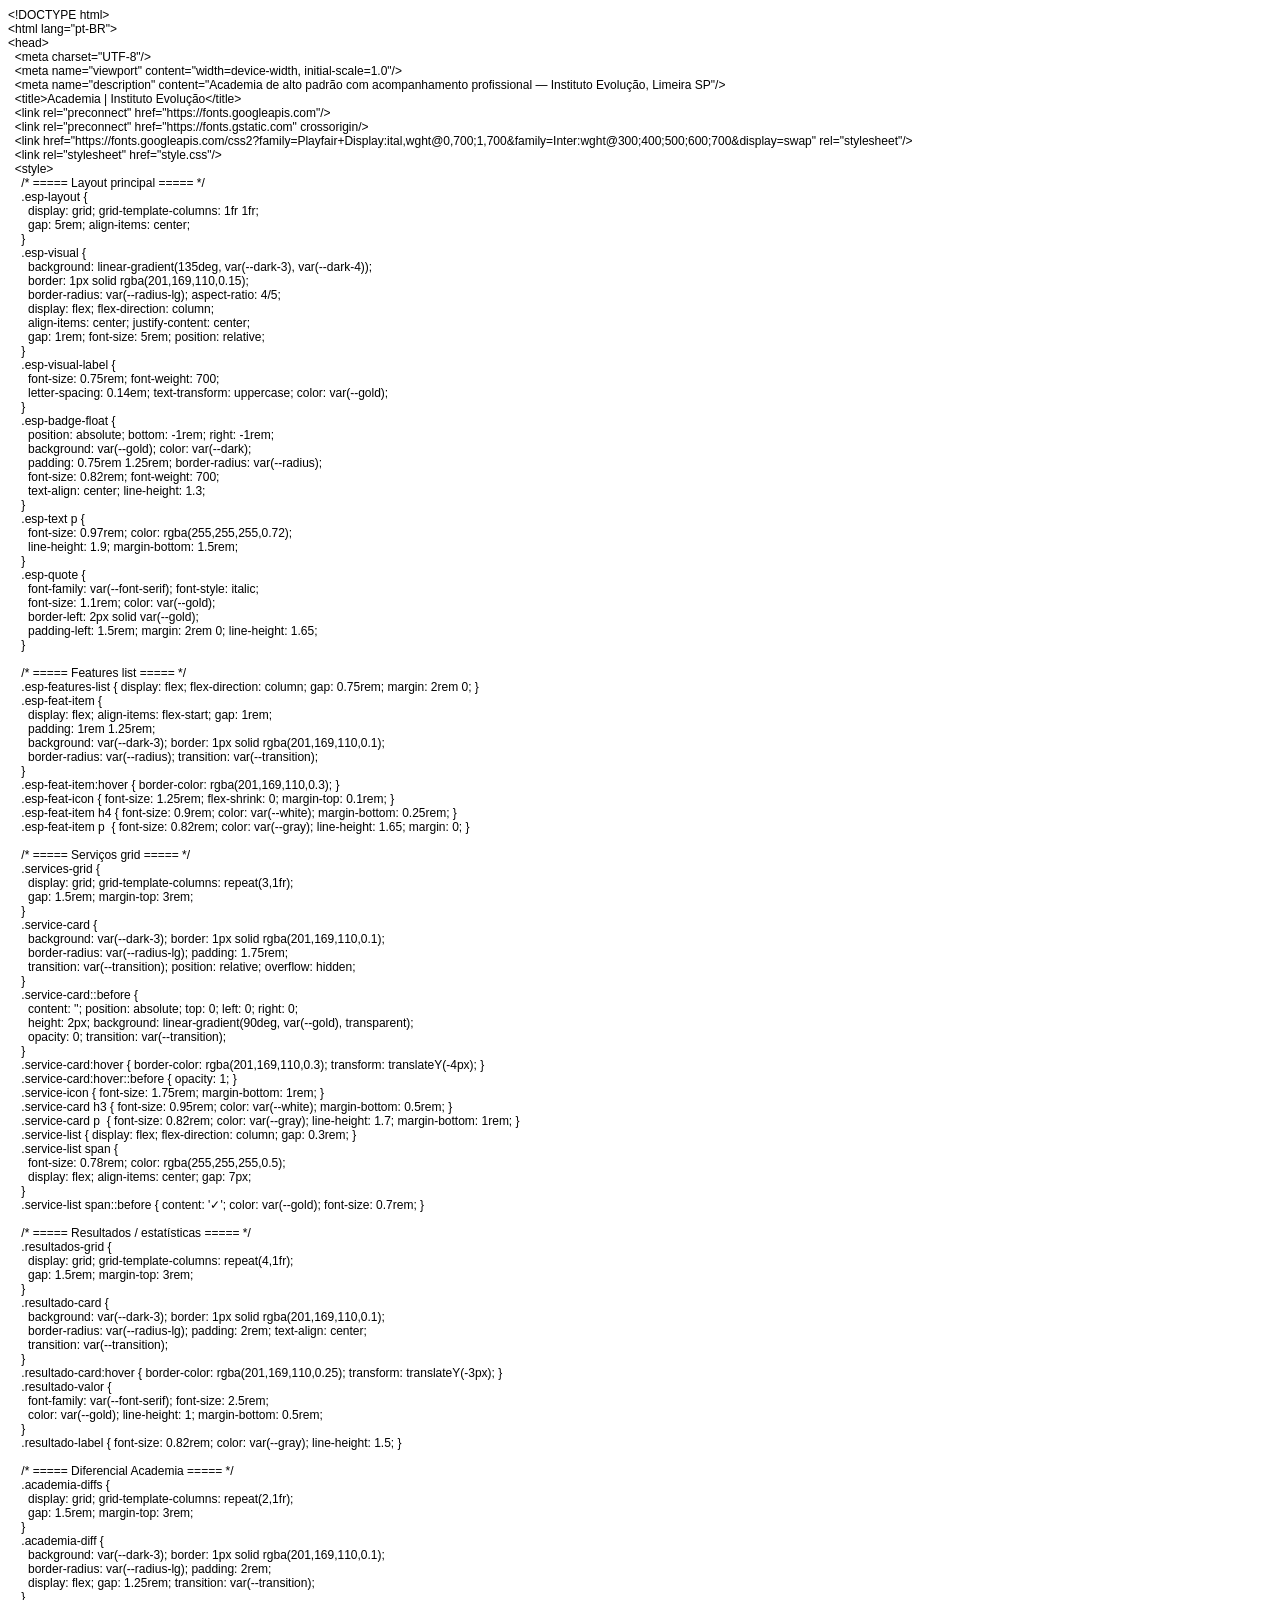
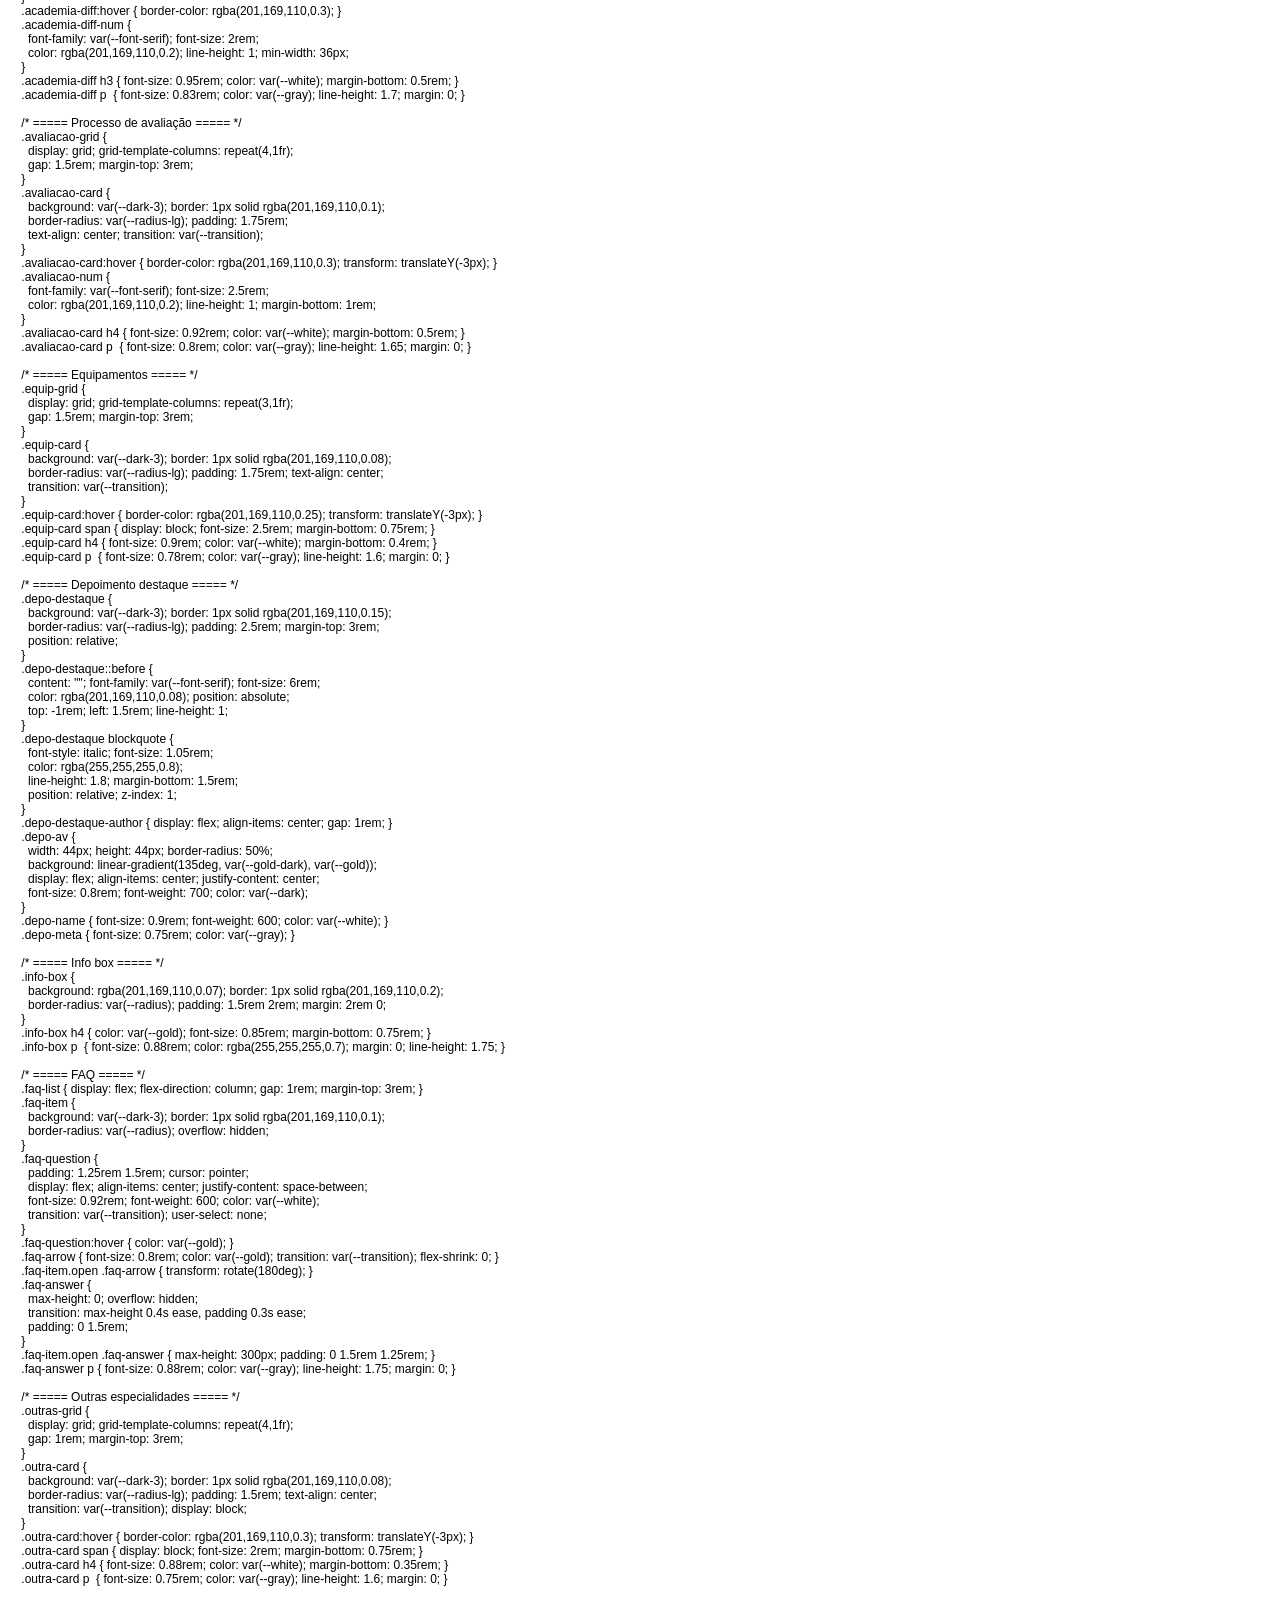
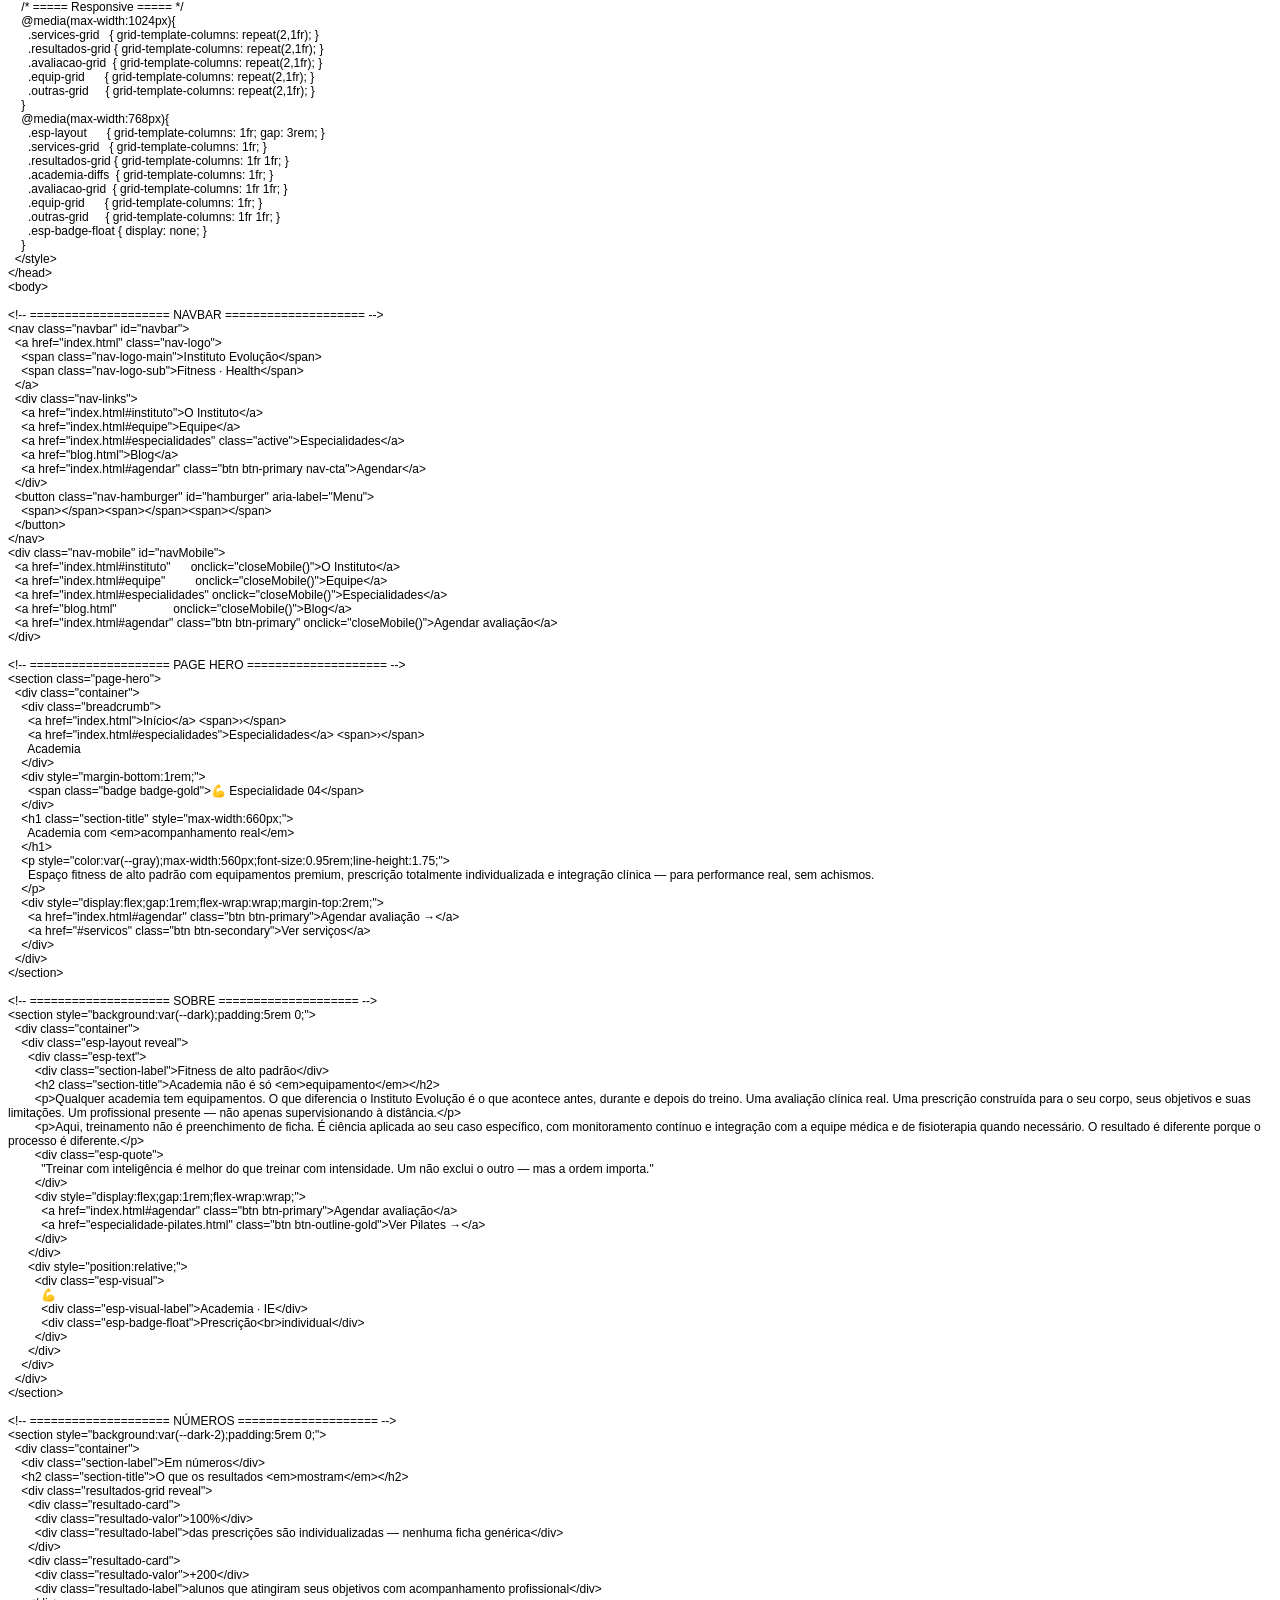
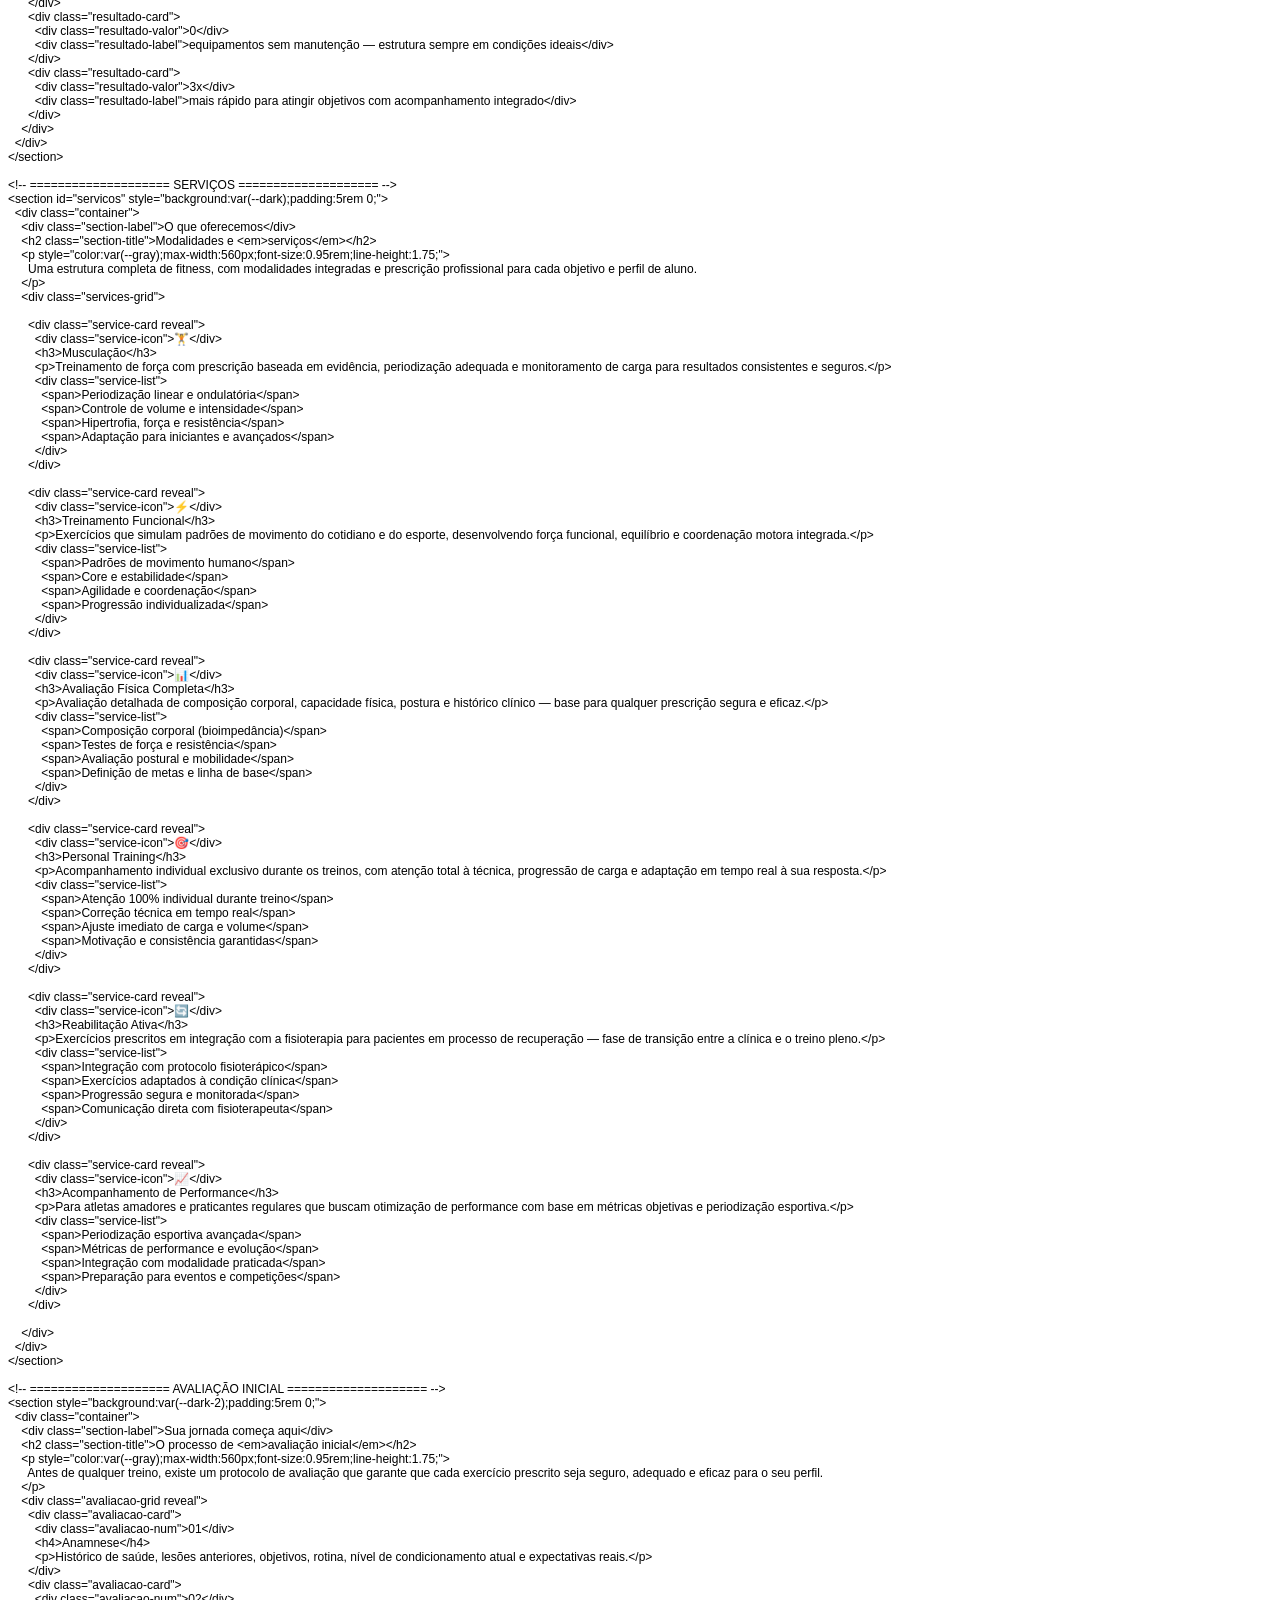
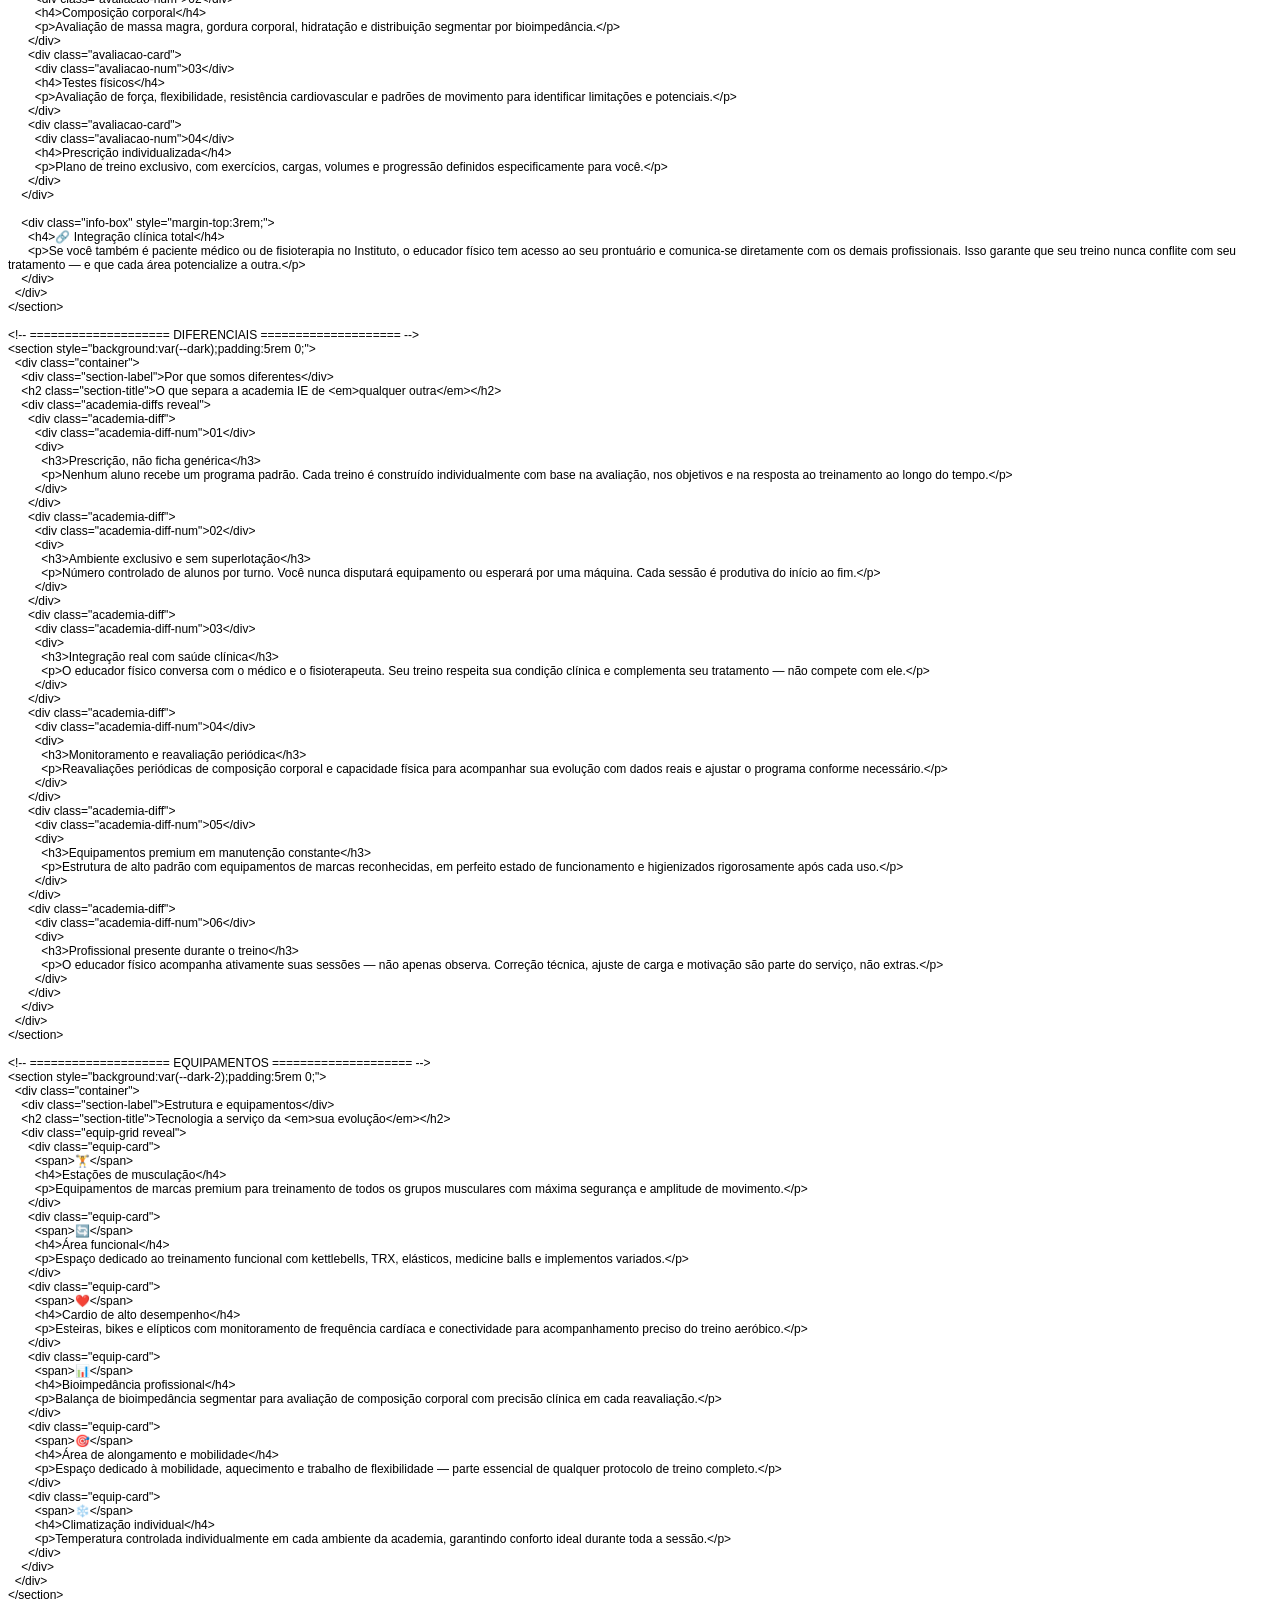
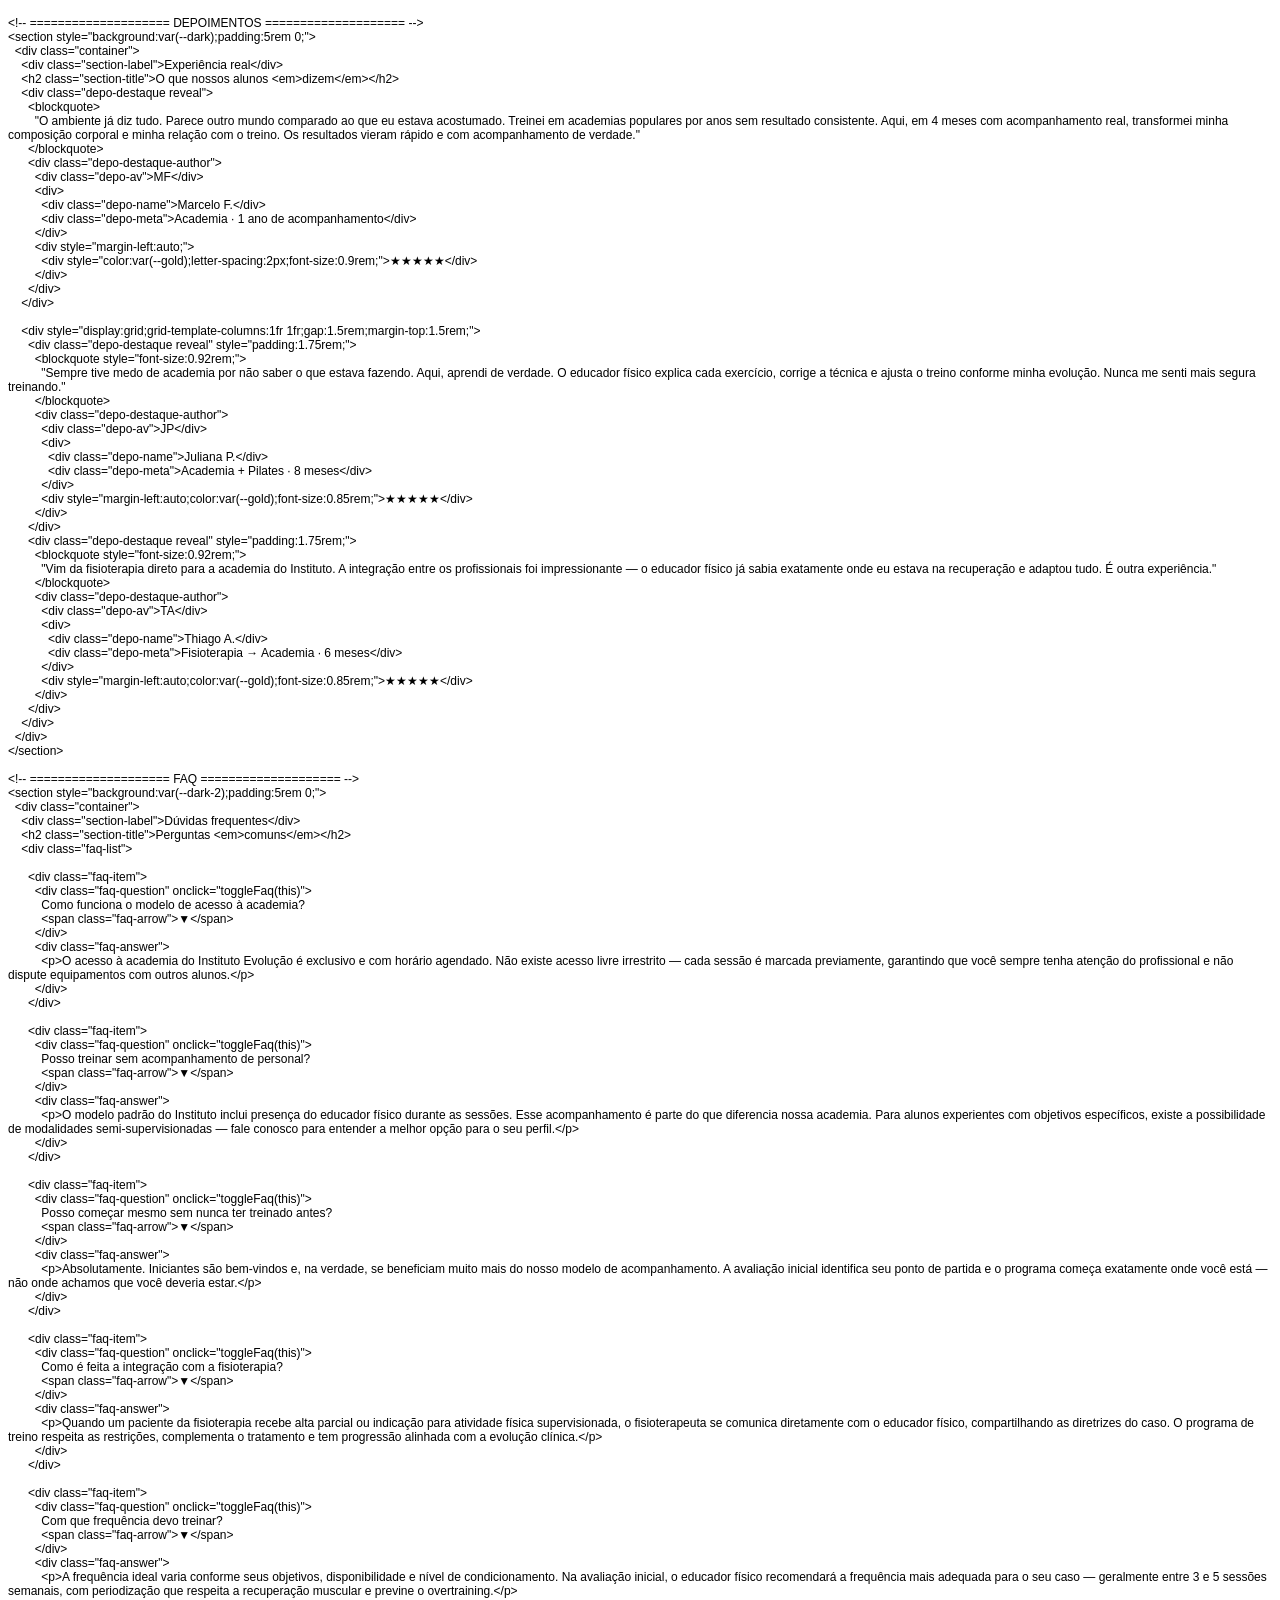
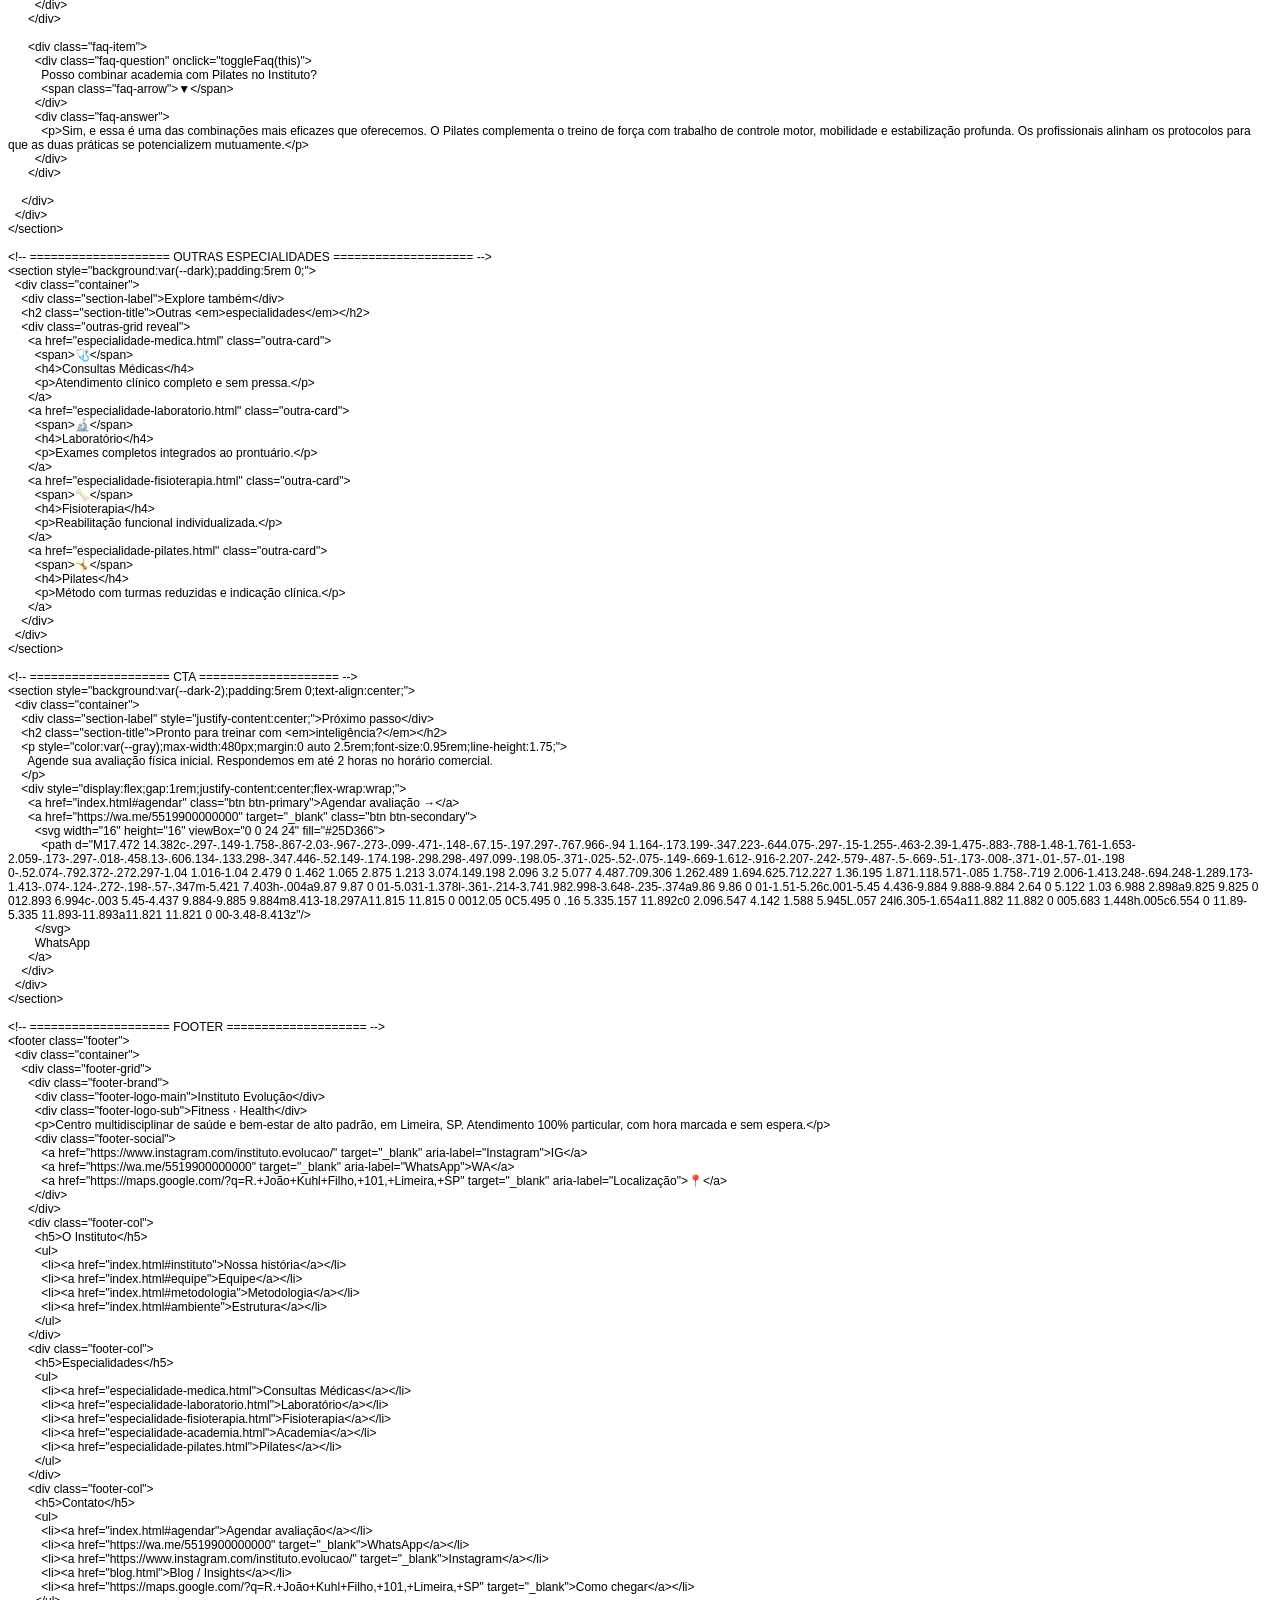
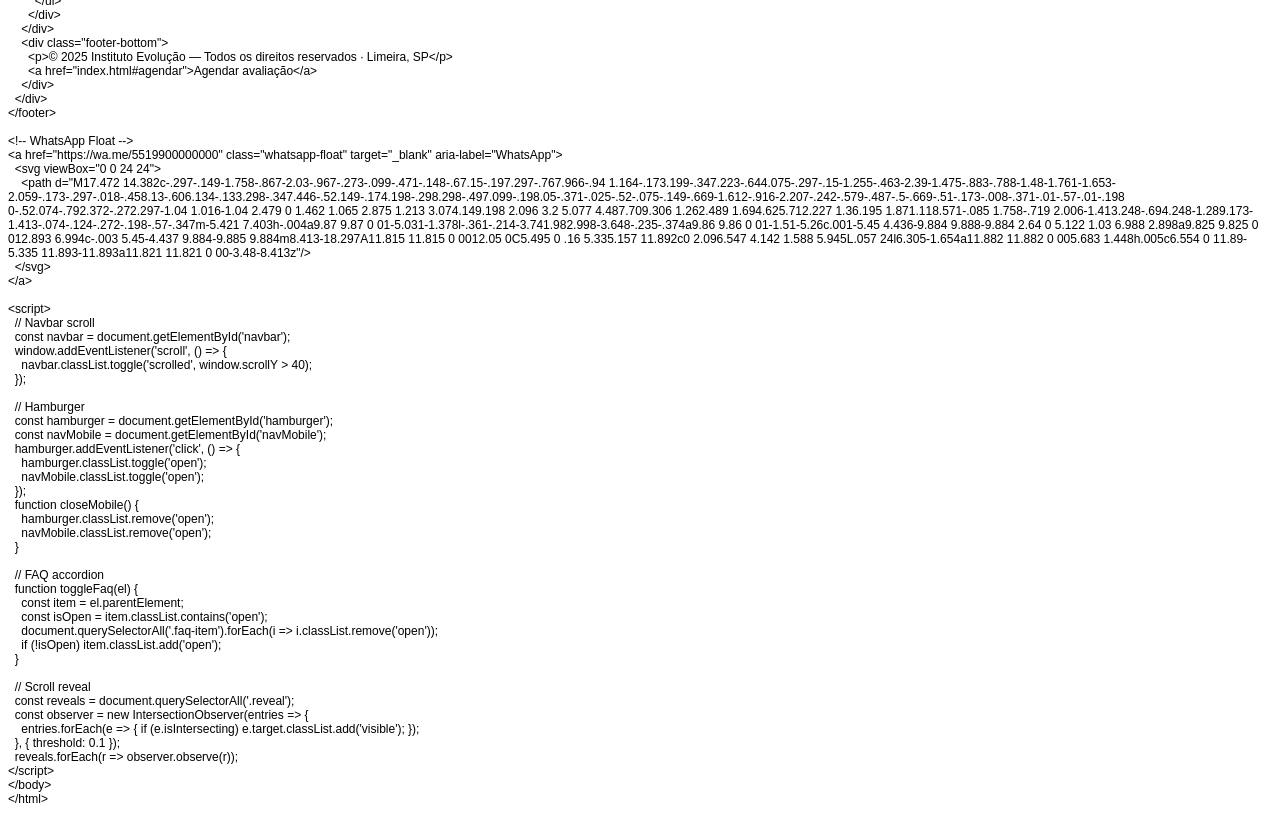
<file: especialidade-academia.html>
<!DOCTYPE html PUBLIC "-//W3C//DTD HTML 4.01//EN" "http://www.w3.org/TR/html4/strict.dtd">
<html>
<head>
  <meta http-equiv="Content-Type" content="text/html; charset=utf-8">
  <meta http-equiv="Content-Style-Type" content="text/css">
  <title></title>
  <meta name="Generator" content="Cocoa HTML Writer">
  <meta name="CocoaVersion" content="2575.5">
  <style type="text/css">
    p.p1 {margin: 0.0px 0.0px 0.0px 0.0px; font: 12.0px Helvetica}
    p.p2 {margin: 0.0px 0.0px 0.0px 0.0px; font: 12.0px Helvetica; min-height: 14.0px}
  </style>
</head>
<body>
<p class="p1">&lt;!DOCTYPE html&gt;</p>
<p class="p1">&lt;html lang="pt-BR"&gt;</p>
<p class="p1">&lt;head&gt;</p>
<p class="p1"><span class="Apple-converted-space">  </span>&lt;meta charset="UTF-8"/&gt;</p>
<p class="p1"><span class="Apple-converted-space">  </span>&lt;meta name="viewport" content="width=device-width, initial-scale=1.0"/&gt;</p>
<p class="p1"><span class="Apple-converted-space">  </span>&lt;meta name="description" content="Academia de alto padrão com acompanhamento profissional — Instituto Evolução, Limeira SP"/&gt;</p>
<p class="p1"><span class="Apple-converted-space">  </span>&lt;title&gt;Academia | Instituto Evolução&lt;/title&gt;</p>
<p class="p1"><span class="Apple-converted-space">  </span>&lt;link rel="preconnect" href="https://fonts.googleapis.com"/&gt;</p>
<p class="p1"><span class="Apple-converted-space">  </span>&lt;link rel="preconnect" href="https://fonts.gstatic.com" crossorigin/&gt;</p>
<p class="p1"><span class="Apple-converted-space">  </span>&lt;link href="https://fonts.googleapis.com/css2?family=Playfair+Display:ital,wght@0,700;1,700&amp;family=Inter:wght@300;400;500;600;700&amp;display=swap" rel="stylesheet"/&gt;</p>
<p class="p1"><span class="Apple-converted-space">  </span>&lt;link rel="stylesheet" href="style.css"/&gt;</p>
<p class="p1"><span class="Apple-converted-space">  </span>&lt;style&gt;</p>
<p class="p1"><span class="Apple-converted-space">    </span>/* ===== Layout principal ===== */</p>
<p class="p1"><span class="Apple-converted-space">    </span>.esp-layout {</p>
<p class="p1"><span class="Apple-converted-space">      </span>display: grid; grid-template-columns: 1fr 1fr;</p>
<p class="p1"><span class="Apple-converted-space">      </span>gap: 5rem; align-items: center;</p>
<p class="p1"><span class="Apple-converted-space">    </span>}</p>
<p class="p1"><span class="Apple-converted-space">    </span>.esp-visual {</p>
<p class="p1"><span class="Apple-converted-space">      </span>background: linear-gradient(135deg, var(--dark-3), var(--dark-4));</p>
<p class="p1"><span class="Apple-converted-space">      </span>border: 1px solid rgba(201,169,110,0.15);</p>
<p class="p1"><span class="Apple-converted-space">      </span>border-radius: var(--radius-lg); aspect-ratio: 4/5;</p>
<p class="p1"><span class="Apple-converted-space">      </span>display: flex; flex-direction: column;</p>
<p class="p1"><span class="Apple-converted-space">      </span>align-items: center; justify-content: center;</p>
<p class="p1"><span class="Apple-converted-space">      </span>gap: 1rem; font-size: 5rem; position: relative;</p>
<p class="p1"><span class="Apple-converted-space">    </span>}</p>
<p class="p1"><span class="Apple-converted-space">    </span>.esp-visual-label {</p>
<p class="p1"><span class="Apple-converted-space">      </span>font-size: 0.75rem; font-weight: 700;</p>
<p class="p1"><span class="Apple-converted-space">      </span>letter-spacing: 0.14em; text-transform: uppercase; color: var(--gold);</p>
<p class="p1"><span class="Apple-converted-space">    </span>}</p>
<p class="p1"><span class="Apple-converted-space">    </span>.esp-badge-float {</p>
<p class="p1"><span class="Apple-converted-space">      </span>position: absolute; bottom: -1rem; right: -1rem;</p>
<p class="p1"><span class="Apple-converted-space">      </span>background: var(--gold); color: var(--dark);</p>
<p class="p1"><span class="Apple-converted-space">      </span>padding: 0.75rem 1.25rem; border-radius: var(--radius);</p>
<p class="p1"><span class="Apple-converted-space">      </span>font-size: 0.82rem; font-weight: 700;</p>
<p class="p1"><span class="Apple-converted-space">      </span>text-align: center; line-height: 1.3;</p>
<p class="p1"><span class="Apple-converted-space">    </span>}</p>
<p class="p1"><span class="Apple-converted-space">    </span>.esp-text p {</p>
<p class="p1"><span class="Apple-converted-space">      </span>font-size: 0.97rem; color: rgba(255,255,255,0.72);</p>
<p class="p1"><span class="Apple-converted-space">      </span>line-height: 1.9; margin-bottom: 1.5rem;</p>
<p class="p1"><span class="Apple-converted-space">    </span>}</p>
<p class="p1"><span class="Apple-converted-space">    </span>.esp-quote {</p>
<p class="p1"><span class="Apple-converted-space">      </span>font-family: var(--font-serif); font-style: italic;</p>
<p class="p1"><span class="Apple-converted-space">      </span>font-size: 1.1rem; color: var(--gold);</p>
<p class="p1"><span class="Apple-converted-space">      </span>border-left: 2px solid var(--gold);</p>
<p class="p1"><span class="Apple-converted-space">      </span>padding-left: 1.5rem; margin: 2rem 0; line-height: 1.65;</p>
<p class="p1"><span class="Apple-converted-space">    </span>}</p>
<p class="p2"><br></p>
<p class="p1"><span class="Apple-converted-space">    </span>/* ===== Features list ===== */</p>
<p class="p1"><span class="Apple-converted-space">    </span>.esp-features-list { display: flex; flex-direction: column; gap: 0.75rem; margin: 2rem 0; }</p>
<p class="p1"><span class="Apple-converted-space">    </span>.esp-feat-item {</p>
<p class="p1"><span class="Apple-converted-space">      </span>display: flex; align-items: flex-start; gap: 1rem;</p>
<p class="p1"><span class="Apple-converted-space">      </span>padding: 1rem 1.25rem;</p>
<p class="p1"><span class="Apple-converted-space">      </span>background: var(--dark-3); border: 1px solid rgba(201,169,110,0.1);</p>
<p class="p1"><span class="Apple-converted-space">      </span>border-radius: var(--radius); transition: var(--transition);</p>
<p class="p1"><span class="Apple-converted-space">    </span>}</p>
<p class="p1"><span class="Apple-converted-space">    </span>.esp-feat-item:hover { border-color: rgba(201,169,110,0.3); }</p>
<p class="p1"><span class="Apple-converted-space">    </span>.esp-feat-icon { font-size: 1.25rem; flex-shrink: 0; margin-top: 0.1rem; }</p>
<p class="p1"><span class="Apple-converted-space">    </span>.esp-feat-item h4 { font-size: 0.9rem; color: var(--white); margin-bottom: 0.25rem; }</p>
<p class="p1"><span class="Apple-converted-space">    </span>.esp-feat-item p<span class="Apple-converted-space">  </span>{ font-size: 0.82rem; color: var(--gray); line-height: 1.65; margin: 0; }</p>
<p class="p2"><br></p>
<p class="p1"><span class="Apple-converted-space">    </span>/* ===== Serviços grid ===== */</p>
<p class="p1"><span class="Apple-converted-space">    </span>.services-grid {</p>
<p class="p1"><span class="Apple-converted-space">      </span>display: grid; grid-template-columns: repeat(3,1fr);</p>
<p class="p1"><span class="Apple-converted-space">      </span>gap: 1.5rem; margin-top: 3rem;</p>
<p class="p1"><span class="Apple-converted-space">    </span>}</p>
<p class="p1"><span class="Apple-converted-space">    </span>.service-card {</p>
<p class="p1"><span class="Apple-converted-space">      </span>background: var(--dark-3); border: 1px solid rgba(201,169,110,0.1);</p>
<p class="p1"><span class="Apple-converted-space">      </span>border-radius: var(--radius-lg); padding: 1.75rem;</p>
<p class="p1"><span class="Apple-converted-space">      </span>transition: var(--transition); position: relative; overflow: hidden;</p>
<p class="p1"><span class="Apple-converted-space">    </span>}</p>
<p class="p1"><span class="Apple-converted-space">    </span>.service-card::before {</p>
<p class="p1"><span class="Apple-converted-space">      </span>content: ''; position: absolute; top: 0; left: 0; right: 0;</p>
<p class="p1"><span class="Apple-converted-space">      </span>height: 2px; background: linear-gradient(90deg, var(--gold), transparent);</p>
<p class="p1"><span class="Apple-converted-space">      </span>opacity: 0; transition: var(--transition);</p>
<p class="p1"><span class="Apple-converted-space">    </span>}</p>
<p class="p1"><span class="Apple-converted-space">    </span>.service-card:hover { border-color: rgba(201,169,110,0.3); transform: translateY(-4px); }</p>
<p class="p1"><span class="Apple-converted-space">    </span>.service-card:hover::before { opacity: 1; }</p>
<p class="p1"><span class="Apple-converted-space">    </span>.service-icon { font-size: 1.75rem; margin-bottom: 1rem; }</p>
<p class="p1"><span class="Apple-converted-space">    </span>.service-card h3 { font-size: 0.95rem; color: var(--white); margin-bottom: 0.5rem; }</p>
<p class="p1"><span class="Apple-converted-space">    </span>.service-card p<span class="Apple-converted-space">  </span>{ font-size: 0.82rem; color: var(--gray); line-height: 1.7; margin-bottom: 1rem; }</p>
<p class="p1"><span class="Apple-converted-space">    </span>.service-list { display: flex; flex-direction: column; gap: 0.3rem; }</p>
<p class="p1"><span class="Apple-converted-space">    </span>.service-list span {</p>
<p class="p1"><span class="Apple-converted-space">      </span>font-size: 0.78rem; color: rgba(255,255,255,0.5);</p>
<p class="p1"><span class="Apple-converted-space">      </span>display: flex; align-items: center; gap: 7px;</p>
<p class="p1"><span class="Apple-converted-space">    </span>}</p>
<p class="p1"><span class="Apple-converted-space">    </span>.service-list span::before { content: '✓'; color: var(--gold); font-size: 0.7rem; }</p>
<p class="p2"><br></p>
<p class="p1"><span class="Apple-converted-space">    </span>/* ===== Resultados / estatísticas ===== */</p>
<p class="p1"><span class="Apple-converted-space">    </span>.resultados-grid {</p>
<p class="p1"><span class="Apple-converted-space">      </span>display: grid; grid-template-columns: repeat(4,1fr);</p>
<p class="p1"><span class="Apple-converted-space">      </span>gap: 1.5rem; margin-top: 3rem;</p>
<p class="p1"><span class="Apple-converted-space">    </span>}</p>
<p class="p1"><span class="Apple-converted-space">    </span>.resultado-card {</p>
<p class="p1"><span class="Apple-converted-space">      </span>background: var(--dark-3); border: 1px solid rgba(201,169,110,0.1);</p>
<p class="p1"><span class="Apple-converted-space">      </span>border-radius: var(--radius-lg); padding: 2rem; text-align: center;</p>
<p class="p1"><span class="Apple-converted-space">      </span>transition: var(--transition);</p>
<p class="p1"><span class="Apple-converted-space">    </span>}</p>
<p class="p1"><span class="Apple-converted-space">    </span>.resultado-card:hover { border-color: rgba(201,169,110,0.25); transform: translateY(-3px); }</p>
<p class="p1"><span class="Apple-converted-space">    </span>.resultado-valor {</p>
<p class="p1"><span class="Apple-converted-space">      </span>font-family: var(--font-serif); font-size: 2.5rem;</p>
<p class="p1"><span class="Apple-converted-space">      </span>color: var(--gold); line-height: 1; margin-bottom: 0.5rem;</p>
<p class="p1"><span class="Apple-converted-space">    </span>}</p>
<p class="p1"><span class="Apple-converted-space">    </span>.resultado-label { font-size: 0.82rem; color: var(--gray); line-height: 1.5; }</p>
<p class="p2"><br></p>
<p class="p1"><span class="Apple-converted-space">    </span>/* ===== Diferencial Academia ===== */</p>
<p class="p1"><span class="Apple-converted-space">    </span>.academia-diffs {</p>
<p class="p1"><span class="Apple-converted-space">      </span>display: grid; grid-template-columns: repeat(2,1fr);</p>
<p class="p1"><span class="Apple-converted-space">      </span>gap: 1.5rem; margin-top: 3rem;</p>
<p class="p1"><span class="Apple-converted-space">    </span>}</p>
<p class="p1"><span class="Apple-converted-space">    </span>.academia-diff {</p>
<p class="p1"><span class="Apple-converted-space">      </span>background: var(--dark-3); border: 1px solid rgba(201,169,110,0.1);</p>
<p class="p1"><span class="Apple-converted-space">      </span>border-radius: var(--radius-lg); padding: 2rem;</p>
<p class="p1"><span class="Apple-converted-space">      </span>display: flex; gap: 1.25rem; transition: var(--transition);</p>
<p class="p1"><span class="Apple-converted-space">    </span>}</p>
<p class="p1"><span class="Apple-converted-space">    </span>.academia-diff:hover { border-color: rgba(201,169,110,0.3); }</p>
<p class="p1"><span class="Apple-converted-space">    </span>.academia-diff-num {</p>
<p class="p1"><span class="Apple-converted-space">      </span>font-family: var(--font-serif); font-size: 2rem;</p>
<p class="p1"><span class="Apple-converted-space">      </span>color: rgba(201,169,110,0.2); line-height: 1; min-width: 36px;</p>
<p class="p1"><span class="Apple-converted-space">    </span>}</p>
<p class="p1"><span class="Apple-converted-space">    </span>.academia-diff h3 { font-size: 0.95rem; color: var(--white); margin-bottom: 0.5rem; }</p>
<p class="p1"><span class="Apple-converted-space">    </span>.academia-diff p<span class="Apple-converted-space">  </span>{ font-size: 0.83rem; color: var(--gray); line-height: 1.7; margin: 0; }</p>
<p class="p2"><br></p>
<p class="p1"><span class="Apple-converted-space">    </span>/* ===== Processo de avaliação ===== */</p>
<p class="p1"><span class="Apple-converted-space">    </span>.avaliacao-grid {</p>
<p class="p1"><span class="Apple-converted-space">      </span>display: grid; grid-template-columns: repeat(4,1fr);</p>
<p class="p1"><span class="Apple-converted-space">      </span>gap: 1.5rem; margin-top: 3rem;</p>
<p class="p1"><span class="Apple-converted-space">    </span>}</p>
<p class="p1"><span class="Apple-converted-space">    </span>.avaliacao-card {</p>
<p class="p1"><span class="Apple-converted-space">      </span>background: var(--dark-3); border: 1px solid rgba(201,169,110,0.1);</p>
<p class="p1"><span class="Apple-converted-space">      </span>border-radius: var(--radius-lg); padding: 1.75rem;</p>
<p class="p1"><span class="Apple-converted-space">      </span>text-align: center; transition: var(--transition);</p>
<p class="p1"><span class="Apple-converted-space">    </span>}</p>
<p class="p1"><span class="Apple-converted-space">    </span>.avaliacao-card:hover { border-color: rgba(201,169,110,0.3); transform: translateY(-3px); }</p>
<p class="p1"><span class="Apple-converted-space">    </span>.avaliacao-num {</p>
<p class="p1"><span class="Apple-converted-space">      </span>font-family: var(--font-serif); font-size: 2.5rem;</p>
<p class="p1"><span class="Apple-converted-space">      </span>color: rgba(201,169,110,0.2); line-height: 1; margin-bottom: 1rem;</p>
<p class="p1"><span class="Apple-converted-space">    </span>}</p>
<p class="p1"><span class="Apple-converted-space">    </span>.avaliacao-card h4 { font-size: 0.92rem; color: var(--white); margin-bottom: 0.5rem; }</p>
<p class="p1"><span class="Apple-converted-space">    </span>.avaliacao-card p<span class="Apple-converted-space">  </span>{ font-size: 0.8rem; color: var(--gray); line-height: 1.65; margin: 0; }</p>
<p class="p2"><br></p>
<p class="p1"><span class="Apple-converted-space">    </span>/* ===== Equipamentos ===== */</p>
<p class="p1"><span class="Apple-converted-space">    </span>.equip-grid {</p>
<p class="p1"><span class="Apple-converted-space">      </span>display: grid; grid-template-columns: repeat(3,1fr);</p>
<p class="p1"><span class="Apple-converted-space">      </span>gap: 1.5rem; margin-top: 3rem;</p>
<p class="p1"><span class="Apple-converted-space">    </span>}</p>
<p class="p1"><span class="Apple-converted-space">    </span>.equip-card {</p>
<p class="p1"><span class="Apple-converted-space">      </span>background: var(--dark-3); border: 1px solid rgba(201,169,110,0.08);</p>
<p class="p1"><span class="Apple-converted-space">      </span>border-radius: var(--radius-lg); padding: 1.75rem; text-align: center;</p>
<p class="p1"><span class="Apple-converted-space">      </span>transition: var(--transition);</p>
<p class="p1"><span class="Apple-converted-space">    </span>}</p>
<p class="p1"><span class="Apple-converted-space">    </span>.equip-card:hover { border-color: rgba(201,169,110,0.25); transform: translateY(-3px); }</p>
<p class="p1"><span class="Apple-converted-space">    </span>.equip-card span { display: block; font-size: 2.5rem; margin-bottom: 0.75rem; }</p>
<p class="p1"><span class="Apple-converted-space">    </span>.equip-card h4 { font-size: 0.9rem; color: var(--white); margin-bottom: 0.4rem; }</p>
<p class="p1"><span class="Apple-converted-space">    </span>.equip-card p<span class="Apple-converted-space">  </span>{ font-size: 0.78rem; color: var(--gray); line-height: 1.6; margin: 0; }</p>
<p class="p2"><br></p>
<p class="p1"><span class="Apple-converted-space">    </span>/* ===== Depoimento destaque ===== */</p>
<p class="p1"><span class="Apple-converted-space">    </span>.depo-destaque {</p>
<p class="p1"><span class="Apple-converted-space">      </span>background: var(--dark-3); border: 1px solid rgba(201,169,110,0.15);</p>
<p class="p1"><span class="Apple-converted-space">      </span>border-radius: var(--radius-lg); padding: 2.5rem; margin-top: 3rem;</p>
<p class="p1"><span class="Apple-converted-space">      </span>position: relative;</p>
<p class="p1"><span class="Apple-converted-space">    </span>}</p>
<p class="p1"><span class="Apple-converted-space">    </span>.depo-destaque::before {</p>
<p class="p1"><span class="Apple-converted-space">      </span>content: '"'; font-family: var(--font-serif); font-size: 6rem;</p>
<p class="p1"><span class="Apple-converted-space">      </span>color: rgba(201,169,110,0.08); position: absolute;</p>
<p class="p1"><span class="Apple-converted-space">      </span>top: -1rem; left: 1.5rem; line-height: 1;</p>
<p class="p1"><span class="Apple-converted-space">    </span>}</p>
<p class="p1"><span class="Apple-converted-space">    </span>.depo-destaque blockquote {</p>
<p class="p1"><span class="Apple-converted-space">      </span>font-style: italic; font-size: 1.05rem;</p>
<p class="p1"><span class="Apple-converted-space">      </span>color: rgba(255,255,255,0.8);</p>
<p class="p1"><span class="Apple-converted-space">      </span>line-height: 1.8; margin-bottom: 1.5rem;</p>
<p class="p1"><span class="Apple-converted-space">      </span>position: relative; z-index: 1;</p>
<p class="p1"><span class="Apple-converted-space">    </span>}</p>
<p class="p1"><span class="Apple-converted-space">    </span>.depo-destaque-author { display: flex; align-items: center; gap: 1rem; }</p>
<p class="p1"><span class="Apple-converted-space">    </span>.depo-av {</p>
<p class="p1"><span class="Apple-converted-space">      </span>width: 44px; height: 44px; border-radius: 50%;</p>
<p class="p1"><span class="Apple-converted-space">      </span>background: linear-gradient(135deg, var(--gold-dark), var(--gold));</p>
<p class="p1"><span class="Apple-converted-space">      </span>display: flex; align-items: center; justify-content: center;</p>
<p class="p1"><span class="Apple-converted-space">      </span>font-size: 0.8rem; font-weight: 700; color: var(--dark);</p>
<p class="p1"><span class="Apple-converted-space">    </span>}</p>
<p class="p1"><span class="Apple-converted-space">    </span>.depo-name { font-size: 0.9rem; font-weight: 600; color: var(--white); }</p>
<p class="p1"><span class="Apple-converted-space">    </span>.depo-meta { font-size: 0.75rem; color: var(--gray); }</p>
<p class="p2"><br></p>
<p class="p1"><span class="Apple-converted-space">    </span>/* ===== Info box ===== */</p>
<p class="p1"><span class="Apple-converted-space">    </span>.info-box {</p>
<p class="p1"><span class="Apple-converted-space">      </span>background: rgba(201,169,110,0.07); border: 1px solid rgba(201,169,110,0.2);</p>
<p class="p1"><span class="Apple-converted-space">      </span>border-radius: var(--radius); padding: 1.5rem 2rem; margin: 2rem 0;</p>
<p class="p1"><span class="Apple-converted-space">    </span>}</p>
<p class="p1"><span class="Apple-converted-space">    </span>.info-box h4 { color: var(--gold); font-size: 0.85rem; margin-bottom: 0.75rem; }</p>
<p class="p1"><span class="Apple-converted-space">    </span>.info-box p<span class="Apple-converted-space">  </span>{ font-size: 0.88rem; color: rgba(255,255,255,0.7); margin: 0; line-height: 1.75; }</p>
<p class="p2"><br></p>
<p class="p1"><span class="Apple-converted-space">    </span>/* ===== FAQ ===== */</p>
<p class="p1"><span class="Apple-converted-space">    </span>.faq-list { display: flex; flex-direction: column; gap: 1rem; margin-top: 3rem; }</p>
<p class="p1"><span class="Apple-converted-space">    </span>.faq-item {</p>
<p class="p1"><span class="Apple-converted-space">      </span>background: var(--dark-3); border: 1px solid rgba(201,169,110,0.1);</p>
<p class="p1"><span class="Apple-converted-space">      </span>border-radius: var(--radius); overflow: hidden;</p>
<p class="p1"><span class="Apple-converted-space">    </span>}</p>
<p class="p1"><span class="Apple-converted-space">    </span>.faq-question {</p>
<p class="p1"><span class="Apple-converted-space">      </span>padding: 1.25rem 1.5rem; cursor: pointer;</p>
<p class="p1"><span class="Apple-converted-space">      </span>display: flex; align-items: center; justify-content: space-between;</p>
<p class="p1"><span class="Apple-converted-space">      </span>font-size: 0.92rem; font-weight: 600; color: var(--white);</p>
<p class="p1"><span class="Apple-converted-space">      </span>transition: var(--transition); user-select: none;</p>
<p class="p1"><span class="Apple-converted-space">    </span>}</p>
<p class="p1"><span class="Apple-converted-space">    </span>.faq-question:hover { color: var(--gold); }</p>
<p class="p1"><span class="Apple-converted-space">    </span>.faq-arrow { font-size: 0.8rem; color: var(--gold); transition: var(--transition); flex-shrink: 0; }</p>
<p class="p1"><span class="Apple-converted-space">    </span>.faq-item.open .faq-arrow { transform: rotate(180deg); }</p>
<p class="p1"><span class="Apple-converted-space">    </span>.faq-answer {</p>
<p class="p1"><span class="Apple-converted-space">      </span>max-height: 0; overflow: hidden;</p>
<p class="p1"><span class="Apple-converted-space">      </span>transition: max-height 0.4s ease, padding 0.3s ease;</p>
<p class="p1"><span class="Apple-converted-space">      </span>padding: 0 1.5rem;</p>
<p class="p1"><span class="Apple-converted-space">    </span>}</p>
<p class="p1"><span class="Apple-converted-space">    </span>.faq-item.open .faq-answer { max-height: 300px; padding: 0 1.5rem 1.25rem; }</p>
<p class="p1"><span class="Apple-converted-space">    </span>.faq-answer p { font-size: 0.88rem; color: var(--gray); line-height: 1.75; margin: 0; }</p>
<p class="p2"><br></p>
<p class="p1"><span class="Apple-converted-space">    </span>/* ===== Outras especialidades ===== */</p>
<p class="p1"><span class="Apple-converted-space">    </span>.outras-grid {</p>
<p class="p1"><span class="Apple-converted-space">      </span>display: grid; grid-template-columns: repeat(4,1fr);</p>
<p class="p1"><span class="Apple-converted-space">      </span>gap: 1rem; margin-top: 3rem;</p>
<p class="p1"><span class="Apple-converted-space">    </span>}</p>
<p class="p1"><span class="Apple-converted-space">    </span>.outra-card {</p>
<p class="p1"><span class="Apple-converted-space">      </span>background: var(--dark-3); border: 1px solid rgba(201,169,110,0.08);</p>
<p class="p1"><span class="Apple-converted-space">      </span>border-radius: var(--radius-lg); padding: 1.5rem; text-align: center;</p>
<p class="p1"><span class="Apple-converted-space">      </span>transition: var(--transition); display: block;</p>
<p class="p1"><span class="Apple-converted-space">    </span>}</p>
<p class="p1"><span class="Apple-converted-space">    </span>.outra-card:hover { border-color: rgba(201,169,110,0.3); transform: translateY(-3px); }</p>
<p class="p1"><span class="Apple-converted-space">    </span>.outra-card span { display: block; font-size: 2rem; margin-bottom: 0.75rem; }</p>
<p class="p1"><span class="Apple-converted-space">    </span>.outra-card h4 { font-size: 0.88rem; color: var(--white); margin-bottom: 0.35rem; }</p>
<p class="p1"><span class="Apple-converted-space">    </span>.outra-card p<span class="Apple-converted-space">  </span>{ font-size: 0.75rem; color: var(--gray); line-height: 1.6; margin: 0; }</p>
<p class="p2"><br></p>
<p class="p1"><span class="Apple-converted-space">    </span>/* ===== Responsive ===== */</p>
<p class="p1"><span class="Apple-converted-space">    </span>@media(max-width:1024px){</p>
<p class="p1"><span class="Apple-converted-space">      </span>.services-grid <span class="Apple-converted-space">  </span>{ grid-template-columns: repeat(2,1fr); }</p>
<p class="p1"><span class="Apple-converted-space">      </span>.resultados-grid { grid-template-columns: repeat(2,1fr); }</p>
<p class="p1"><span class="Apple-converted-space">      </span>.avaliacao-grid<span class="Apple-converted-space">  </span>{ grid-template-columns: repeat(2,1fr); }</p>
<p class="p1"><span class="Apple-converted-space">      </span>.equip-grid<span class="Apple-converted-space">      </span>{ grid-template-columns: repeat(2,1fr); }</p>
<p class="p1"><span class="Apple-converted-space">      </span>.outras-grid <span class="Apple-converted-space">    </span>{ grid-template-columns: repeat(2,1fr); }</p>
<p class="p1"><span class="Apple-converted-space">    </span>}</p>
<p class="p1"><span class="Apple-converted-space">    </span>@media(max-width:768px){</p>
<p class="p1"><span class="Apple-converted-space">      </span>.esp-layout<span class="Apple-converted-space">      </span>{ grid-template-columns: 1fr; gap: 3rem; }</p>
<p class="p1"><span class="Apple-converted-space">      </span>.services-grid <span class="Apple-converted-space">  </span>{ grid-template-columns: 1fr; }</p>
<p class="p1"><span class="Apple-converted-space">      </span>.resultados-grid { grid-template-columns: 1fr 1fr; }</p>
<p class="p1"><span class="Apple-converted-space">      </span>.academia-diffs<span class="Apple-converted-space">  </span>{ grid-template-columns: 1fr; }</p>
<p class="p1"><span class="Apple-converted-space">      </span>.avaliacao-grid<span class="Apple-converted-space">  </span>{ grid-template-columns: 1fr 1fr; }</p>
<p class="p1"><span class="Apple-converted-space">      </span>.equip-grid<span class="Apple-converted-space">      </span>{ grid-template-columns: 1fr; }</p>
<p class="p1"><span class="Apple-converted-space">      </span>.outras-grid <span class="Apple-converted-space">    </span>{ grid-template-columns: 1fr 1fr; }</p>
<p class="p1"><span class="Apple-converted-space">      </span>.esp-badge-float { display: none; }</p>
<p class="p1"><span class="Apple-converted-space">    </span>}</p>
<p class="p1"><span class="Apple-converted-space">  </span>&lt;/style&gt;</p>
<p class="p1">&lt;/head&gt;</p>
<p class="p1">&lt;body&gt;</p>
<p class="p2"><br></p>
<p class="p1">&lt;!-- ==================== NAVBAR ==================== --&gt;</p>
<p class="p1">&lt;nav class="navbar" id="navbar"&gt;</p>
<p class="p1"><span class="Apple-converted-space">  </span>&lt;a href="index.html" class="nav-logo"&gt;</p>
<p class="p1"><span class="Apple-converted-space">    </span>&lt;span class="nav-logo-main"&gt;Instituto Evolução&lt;/span&gt;</p>
<p class="p1"><span class="Apple-converted-space">    </span>&lt;span class="nav-logo-sub"&gt;Fitness · Health&lt;/span&gt;</p>
<p class="p1"><span class="Apple-converted-space">  </span>&lt;/a&gt;</p>
<p class="p1"><span class="Apple-converted-space">  </span>&lt;div class="nav-links"&gt;</p>
<p class="p1"><span class="Apple-converted-space">    </span>&lt;a href="index.html#instituto"&gt;O Instituto&lt;/a&gt;</p>
<p class="p1"><span class="Apple-converted-space">    </span>&lt;a href="index.html#equipe"&gt;Equipe&lt;/a&gt;</p>
<p class="p1"><span class="Apple-converted-space">    </span>&lt;a href="index.html#especialidades" class="active"&gt;Especialidades&lt;/a&gt;</p>
<p class="p1"><span class="Apple-converted-space">    </span>&lt;a href="blog.html"&gt;Blog&lt;/a&gt;</p>
<p class="p1"><span class="Apple-converted-space">    </span>&lt;a href="index.html#agendar" class="btn btn-primary nav-cta"&gt;Agendar&lt;/a&gt;</p>
<p class="p1"><span class="Apple-converted-space">  </span>&lt;/div&gt;</p>
<p class="p1"><span class="Apple-converted-space">  </span>&lt;button class="nav-hamburger" id="hamburger" aria-label="Menu"&gt;</p>
<p class="p1"><span class="Apple-converted-space">    </span>&lt;span&gt;&lt;/span&gt;&lt;span&gt;&lt;/span&gt;&lt;span&gt;&lt;/span&gt;</p>
<p class="p1"><span class="Apple-converted-space">  </span>&lt;/button&gt;</p>
<p class="p1">&lt;/nav&gt;</p>
<p class="p1">&lt;div class="nav-mobile" id="navMobile"&gt;</p>
<p class="p1"><span class="Apple-converted-space">  </span>&lt;a href="index.html#instituto"<span class="Apple-converted-space">      </span>onclick="closeMobile()"&gt;O Instituto&lt;/a&gt;</p>
<p class="p1"><span class="Apple-converted-space">  </span>&lt;a href="index.html#equipe" <span class="Apple-converted-space">        </span>onclick="closeMobile()"&gt;Equipe&lt;/a&gt;</p>
<p class="p1"><span class="Apple-converted-space">  </span>&lt;a href="index.html#especialidades" onclick="closeMobile()"&gt;Especialidades&lt;/a&gt;</p>
<p class="p1"><span class="Apple-converted-space">  </span>&lt;a href="blog.html" <span class="Apple-converted-space">                </span>onclick="closeMobile()"&gt;Blog&lt;/a&gt;</p>
<p class="p1"><span class="Apple-converted-space">  </span>&lt;a href="index.html#agendar" class="btn btn-primary" onclick="closeMobile()"&gt;Agendar avaliação&lt;/a&gt;</p>
<p class="p1">&lt;/div&gt;</p>
<p class="p2"><br></p>
<p class="p1">&lt;!-- ==================== PAGE HERO ==================== --&gt;</p>
<p class="p1">&lt;section class="page-hero"&gt;</p>
<p class="p1"><span class="Apple-converted-space">  </span>&lt;div class="container"&gt;</p>
<p class="p1"><span class="Apple-converted-space">    </span>&lt;div class="breadcrumb"&gt;</p>
<p class="p1"><span class="Apple-converted-space">      </span>&lt;a href="index.html"&gt;Início&lt;/a&gt; &lt;span&gt;›&lt;/span&gt;</p>
<p class="p1"><span class="Apple-converted-space">      </span>&lt;a href="index.html#especialidades"&gt;Especialidades&lt;/a&gt; &lt;span&gt;›&lt;/span&gt;</p>
<p class="p1"><span class="Apple-converted-space">      </span>Academia</p>
<p class="p1"><span class="Apple-converted-space">    </span>&lt;/div&gt;</p>
<p class="p1"><span class="Apple-converted-space">    </span>&lt;div style="margin-bottom:1rem;"&gt;</p>
<p class="p1"><span class="Apple-converted-space">      </span>&lt;span class="badge badge-gold"&gt;💪 Especialidade 04&lt;/span&gt;</p>
<p class="p1"><span class="Apple-converted-space">    </span>&lt;/div&gt;</p>
<p class="p1"><span class="Apple-converted-space">    </span>&lt;h1 class="section-title" style="max-width:660px;"&gt;</p>
<p class="p1"><span class="Apple-converted-space">      </span>Academia com &lt;em&gt;acompanhamento real&lt;/em&gt;</p>
<p class="p1"><span class="Apple-converted-space">    </span>&lt;/h1&gt;</p>
<p class="p1"><span class="Apple-converted-space">    </span>&lt;p style="color:var(--gray);max-width:560px;font-size:0.95rem;line-height:1.75;"&gt;</p>
<p class="p1"><span class="Apple-converted-space">      </span>Espaço fitness de alto padrão com equipamentos premium, prescrição totalmente individualizada e integração clínica — para performance real, sem achismos.</p>
<p class="p1"><span class="Apple-converted-space">    </span>&lt;/p&gt;</p>
<p class="p1"><span class="Apple-converted-space">    </span>&lt;div style="display:flex;gap:1rem;flex-wrap:wrap;margin-top:2rem;"&gt;</p>
<p class="p1"><span class="Apple-converted-space">      </span>&lt;a href="index.html#agendar" class="btn btn-primary"&gt;Agendar avaliação →&lt;/a&gt;</p>
<p class="p1"><span class="Apple-converted-space">      </span>&lt;a href="#servicos" class="btn btn-secondary"&gt;Ver serviços&lt;/a&gt;</p>
<p class="p1"><span class="Apple-converted-space">    </span>&lt;/div&gt;</p>
<p class="p1"><span class="Apple-converted-space">  </span>&lt;/div&gt;</p>
<p class="p1">&lt;/section&gt;</p>
<p class="p2"><br></p>
<p class="p1">&lt;!-- ==================== SOBRE ==================== --&gt;</p>
<p class="p1">&lt;section style="background:var(--dark);padding:5rem 0;"&gt;</p>
<p class="p1"><span class="Apple-converted-space">  </span>&lt;div class="container"&gt;</p>
<p class="p1"><span class="Apple-converted-space">    </span>&lt;div class="esp-layout reveal"&gt;</p>
<p class="p1"><span class="Apple-converted-space">      </span>&lt;div class="esp-text"&gt;</p>
<p class="p1"><span class="Apple-converted-space">        </span>&lt;div class="section-label"&gt;Fitness de alto padrão&lt;/div&gt;</p>
<p class="p1"><span class="Apple-converted-space">        </span>&lt;h2 class="section-title"&gt;Academia não é só &lt;em&gt;equipamento&lt;/em&gt;&lt;/h2&gt;</p>
<p class="p1"><span class="Apple-converted-space">        </span>&lt;p&gt;Qualquer academia tem equipamentos. O que diferencia o Instituto Evolução é o que acontece antes, durante e depois do treino. Uma avaliação clínica real. Uma prescrição construída para o seu corpo, seus objetivos e suas limitações. Um profissional presente — não apenas supervisionando à distância.&lt;/p&gt;</p>
<p class="p1"><span class="Apple-converted-space">        </span>&lt;p&gt;Aqui, treinamento não é preenchimento de ficha. É ciência aplicada ao seu caso específico, com monitoramento contínuo e integração com a equipe médica e de fisioterapia quando necessário. O resultado é diferente porque o processo é diferente.&lt;/p&gt;</p>
<p class="p1"><span class="Apple-converted-space">        </span>&lt;div class="esp-quote"&gt;</p>
<p class="p1"><span class="Apple-converted-space">          </span>"Treinar com inteligência é melhor do que treinar com intensidade. Um não exclui o outro — mas a ordem importa."</p>
<p class="p1"><span class="Apple-converted-space">        </span>&lt;/div&gt;</p>
<p class="p1"><span class="Apple-converted-space">        </span>&lt;div style="display:flex;gap:1rem;flex-wrap:wrap;"&gt;</p>
<p class="p1"><span class="Apple-converted-space">          </span>&lt;a href="index.html#agendar" class="btn btn-primary"&gt;Agendar avaliação&lt;/a&gt;</p>
<p class="p1"><span class="Apple-converted-space">          </span>&lt;a href="especialidade-pilates.html" class="btn btn-outline-gold"&gt;Ver Pilates →&lt;/a&gt;</p>
<p class="p1"><span class="Apple-converted-space">        </span>&lt;/div&gt;</p>
<p class="p1"><span class="Apple-converted-space">      </span>&lt;/div&gt;</p>
<p class="p1"><span class="Apple-converted-space">      </span>&lt;div style="position:relative;"&gt;</p>
<p class="p1"><span class="Apple-converted-space">        </span>&lt;div class="esp-visual"&gt;</p>
<p class="p1"><span class="Apple-converted-space">          </span>💪</p>
<p class="p1"><span class="Apple-converted-space">          </span>&lt;div class="esp-visual-label"&gt;Academia · IE&lt;/div&gt;</p>
<p class="p1"><span class="Apple-converted-space">          </span>&lt;div class="esp-badge-float"&gt;Prescrição&lt;br&gt;individual&lt;/div&gt;</p>
<p class="p1"><span class="Apple-converted-space">        </span>&lt;/div&gt;</p>
<p class="p1"><span class="Apple-converted-space">      </span>&lt;/div&gt;</p>
<p class="p1"><span class="Apple-converted-space">    </span>&lt;/div&gt;</p>
<p class="p1"><span class="Apple-converted-space">  </span>&lt;/div&gt;</p>
<p class="p1">&lt;/section&gt;</p>
<p class="p2"><br></p>
<p class="p1">&lt;!-- ==================== NÚMEROS ==================== --&gt;</p>
<p class="p1">&lt;section style="background:var(--dark-2);padding:5rem 0;"&gt;</p>
<p class="p1"><span class="Apple-converted-space">  </span>&lt;div class="container"&gt;</p>
<p class="p1"><span class="Apple-converted-space">    </span>&lt;div class="section-label"&gt;Em números&lt;/div&gt;</p>
<p class="p1"><span class="Apple-converted-space">    </span>&lt;h2 class="section-title"&gt;O que os resultados &lt;em&gt;mostram&lt;/em&gt;&lt;/h2&gt;</p>
<p class="p1"><span class="Apple-converted-space">    </span>&lt;div class="resultados-grid reveal"&gt;</p>
<p class="p1"><span class="Apple-converted-space">      </span>&lt;div class="resultado-card"&gt;</p>
<p class="p1"><span class="Apple-converted-space">        </span>&lt;div class="resultado-valor"&gt;100%&lt;/div&gt;</p>
<p class="p1"><span class="Apple-converted-space">        </span>&lt;div class="resultado-label"&gt;das prescrições são individualizadas — nenhuma ficha genérica&lt;/div&gt;</p>
<p class="p1"><span class="Apple-converted-space">      </span>&lt;/div&gt;</p>
<p class="p1"><span class="Apple-converted-space">      </span>&lt;div class="resultado-card"&gt;</p>
<p class="p1"><span class="Apple-converted-space">        </span>&lt;div class="resultado-valor"&gt;+200&lt;/div&gt;</p>
<p class="p1"><span class="Apple-converted-space">        </span>&lt;div class="resultado-label"&gt;alunos que atingiram seus objetivos com acompanhamento profissional&lt;/div&gt;</p>
<p class="p1"><span class="Apple-converted-space">      </span>&lt;/div&gt;</p>
<p class="p1"><span class="Apple-converted-space">      </span>&lt;div class="resultado-card"&gt;</p>
<p class="p1"><span class="Apple-converted-space">        </span>&lt;div class="resultado-valor"&gt;0&lt;/div&gt;</p>
<p class="p1"><span class="Apple-converted-space">        </span>&lt;div class="resultado-label"&gt;equipamentos sem manutenção — estrutura sempre em condições ideais&lt;/div&gt;</p>
<p class="p1"><span class="Apple-converted-space">      </span>&lt;/div&gt;</p>
<p class="p1"><span class="Apple-converted-space">      </span>&lt;div class="resultado-card"&gt;</p>
<p class="p1"><span class="Apple-converted-space">        </span>&lt;div class="resultado-valor"&gt;3x&lt;/div&gt;</p>
<p class="p1"><span class="Apple-converted-space">        </span>&lt;div class="resultado-label"&gt;mais rápido para atingir objetivos com acompanhamento integrado&lt;/div&gt;</p>
<p class="p1"><span class="Apple-converted-space">      </span>&lt;/div&gt;</p>
<p class="p1"><span class="Apple-converted-space">    </span>&lt;/div&gt;</p>
<p class="p1"><span class="Apple-converted-space">  </span>&lt;/div&gt;</p>
<p class="p1">&lt;/section&gt;</p>
<p class="p2"><br></p>
<p class="p1">&lt;!-- ==================== SERVIÇOS ==================== --&gt;</p>
<p class="p1">&lt;section id="servicos" style="background:var(--dark);padding:5rem 0;"&gt;</p>
<p class="p1"><span class="Apple-converted-space">  </span>&lt;div class="container"&gt;</p>
<p class="p1"><span class="Apple-converted-space">    </span>&lt;div class="section-label"&gt;O que oferecemos&lt;/div&gt;</p>
<p class="p1"><span class="Apple-converted-space">    </span>&lt;h2 class="section-title"&gt;Modalidades e &lt;em&gt;serviços&lt;/em&gt;&lt;/h2&gt;</p>
<p class="p1"><span class="Apple-converted-space">    </span>&lt;p style="color:var(--gray);max-width:560px;font-size:0.95rem;line-height:1.75;"&gt;</p>
<p class="p1"><span class="Apple-converted-space">      </span>Uma estrutura completa de fitness, com modalidades integradas e prescrição profissional para cada objetivo e perfil de aluno.</p>
<p class="p1"><span class="Apple-converted-space">    </span>&lt;/p&gt;</p>
<p class="p1"><span class="Apple-converted-space">    </span>&lt;div class="services-grid"&gt;</p>
<p class="p2"><br></p>
<p class="p1"><span class="Apple-converted-space">      </span>&lt;div class="service-card reveal"&gt;</p>
<p class="p1"><span class="Apple-converted-space">        </span>&lt;div class="service-icon"&gt;🏋️&lt;/div&gt;</p>
<p class="p1"><span class="Apple-converted-space">        </span>&lt;h3&gt;Musculação&lt;/h3&gt;</p>
<p class="p1"><span class="Apple-converted-space">        </span>&lt;p&gt;Treinamento de força com prescrição baseada em evidência, periodização adequada e monitoramento de carga para resultados consistentes e seguros.&lt;/p&gt;</p>
<p class="p1"><span class="Apple-converted-space">        </span>&lt;div class="service-list"&gt;</p>
<p class="p1"><span class="Apple-converted-space">          </span>&lt;span&gt;Periodização linear e ondulatória&lt;/span&gt;</p>
<p class="p1"><span class="Apple-converted-space">          </span>&lt;span&gt;Controle de volume e intensidade&lt;/span&gt;</p>
<p class="p1"><span class="Apple-converted-space">          </span>&lt;span&gt;Hipertrofia, força e resistência&lt;/span&gt;</p>
<p class="p1"><span class="Apple-converted-space">          </span>&lt;span&gt;Adaptação para iniciantes e avançados&lt;/span&gt;</p>
<p class="p1"><span class="Apple-converted-space">        </span>&lt;/div&gt;</p>
<p class="p1"><span class="Apple-converted-space">      </span>&lt;/div&gt;</p>
<p class="p2"><br></p>
<p class="p1"><span class="Apple-converted-space">      </span>&lt;div class="service-card reveal"&gt;</p>
<p class="p1"><span class="Apple-converted-space">        </span>&lt;div class="service-icon"&gt;⚡&lt;/div&gt;</p>
<p class="p1"><span class="Apple-converted-space">        </span>&lt;h3&gt;Treinamento Funcional&lt;/h3&gt;</p>
<p class="p1"><span class="Apple-converted-space">        </span>&lt;p&gt;Exercícios que simulam padrões de movimento do cotidiano e do esporte, desenvolvendo força funcional, equilíbrio e coordenação motora integrada.&lt;/p&gt;</p>
<p class="p1"><span class="Apple-converted-space">        </span>&lt;div class="service-list"&gt;</p>
<p class="p1"><span class="Apple-converted-space">          </span>&lt;span&gt;Padrões de movimento humano&lt;/span&gt;</p>
<p class="p1"><span class="Apple-converted-space">          </span>&lt;span&gt;Core e estabilidade&lt;/span&gt;</p>
<p class="p1"><span class="Apple-converted-space">          </span>&lt;span&gt;Agilidade e coordenação&lt;/span&gt;</p>
<p class="p1"><span class="Apple-converted-space">          </span>&lt;span&gt;Progressão individualizada&lt;/span&gt;</p>
<p class="p1"><span class="Apple-converted-space">        </span>&lt;/div&gt;</p>
<p class="p1"><span class="Apple-converted-space">      </span>&lt;/div&gt;</p>
<p class="p2"><br></p>
<p class="p1"><span class="Apple-converted-space">      </span>&lt;div class="service-card reveal"&gt;</p>
<p class="p1"><span class="Apple-converted-space">        </span>&lt;div class="service-icon"&gt;📊&lt;/div&gt;</p>
<p class="p1"><span class="Apple-converted-space">        </span>&lt;h3&gt;Avaliação Física Completa&lt;/h3&gt;</p>
<p class="p1"><span class="Apple-converted-space">        </span>&lt;p&gt;Avaliação detalhada de composição corporal, capacidade física, postura e histórico clínico — base para qualquer prescrição segura e eficaz.&lt;/p&gt;</p>
<p class="p1"><span class="Apple-converted-space">        </span>&lt;div class="service-list"&gt;</p>
<p class="p1"><span class="Apple-converted-space">          </span>&lt;span&gt;Composição corporal (bioimpedância)&lt;/span&gt;</p>
<p class="p1"><span class="Apple-converted-space">          </span>&lt;span&gt;Testes de força e resistência&lt;/span&gt;</p>
<p class="p1"><span class="Apple-converted-space">          </span>&lt;span&gt;Avaliação postural e mobilidade&lt;/span&gt;</p>
<p class="p1"><span class="Apple-converted-space">          </span>&lt;span&gt;Definição de metas e linha de base&lt;/span&gt;</p>
<p class="p1"><span class="Apple-converted-space">        </span>&lt;/div&gt;</p>
<p class="p1"><span class="Apple-converted-space">      </span>&lt;/div&gt;</p>
<p class="p2"><br></p>
<p class="p1"><span class="Apple-converted-space">      </span>&lt;div class="service-card reveal"&gt;</p>
<p class="p1"><span class="Apple-converted-space">        </span>&lt;div class="service-icon"&gt;🎯&lt;/div&gt;</p>
<p class="p1"><span class="Apple-converted-space">        </span>&lt;h3&gt;Personal Training&lt;/h3&gt;</p>
<p class="p1"><span class="Apple-converted-space">        </span>&lt;p&gt;Acompanhamento individual exclusivo durante os treinos, com atenção total à técnica, progressão de carga e adaptação em tempo real à sua resposta.&lt;/p&gt;</p>
<p class="p1"><span class="Apple-converted-space">        </span>&lt;div class="service-list"&gt;</p>
<p class="p1"><span class="Apple-converted-space">          </span>&lt;span&gt;Atenção 100% individual durante treino&lt;/span&gt;</p>
<p class="p1"><span class="Apple-converted-space">          </span>&lt;span&gt;Correção técnica em tempo real&lt;/span&gt;</p>
<p class="p1"><span class="Apple-converted-space">          </span>&lt;span&gt;Ajuste imediato de carga e volume&lt;/span&gt;</p>
<p class="p1"><span class="Apple-converted-space">          </span>&lt;span&gt;Motivação e consistência garantidas&lt;/span&gt;</p>
<p class="p1"><span class="Apple-converted-space">        </span>&lt;/div&gt;</p>
<p class="p1"><span class="Apple-converted-space">      </span>&lt;/div&gt;</p>
<p class="p2"><br></p>
<p class="p1"><span class="Apple-converted-space">      </span>&lt;div class="service-card reveal"&gt;</p>
<p class="p1"><span class="Apple-converted-space">        </span>&lt;div class="service-icon"&gt;🔄&lt;/div&gt;</p>
<p class="p1"><span class="Apple-converted-space">        </span>&lt;h3&gt;Reabilitação Ativa&lt;/h3&gt;</p>
<p class="p1"><span class="Apple-converted-space">        </span>&lt;p&gt;Exercícios prescritos em integração com a fisioterapia para pacientes em processo de recuperação — fase de transição entre a clínica e o treino pleno.&lt;/p&gt;</p>
<p class="p1"><span class="Apple-converted-space">        </span>&lt;div class="service-list"&gt;</p>
<p class="p1"><span class="Apple-converted-space">          </span>&lt;span&gt;Integração com protocolo fisioterápico&lt;/span&gt;</p>
<p class="p1"><span class="Apple-converted-space">          </span>&lt;span&gt;Exercícios adaptados à condição clínica&lt;/span&gt;</p>
<p class="p1"><span class="Apple-converted-space">          </span>&lt;span&gt;Progressão segura e monitorada&lt;/span&gt;</p>
<p class="p1"><span class="Apple-converted-space">          </span>&lt;span&gt;Comunicação direta com fisioterapeuta&lt;/span&gt;</p>
<p class="p1"><span class="Apple-converted-space">        </span>&lt;/div&gt;</p>
<p class="p1"><span class="Apple-converted-space">      </span>&lt;/div&gt;</p>
<p class="p2"><br></p>
<p class="p1"><span class="Apple-converted-space">      </span>&lt;div class="service-card reveal"&gt;</p>
<p class="p1"><span class="Apple-converted-space">        </span>&lt;div class="service-icon"&gt;📈&lt;/div&gt;</p>
<p class="p1"><span class="Apple-converted-space">        </span>&lt;h3&gt;Acompanhamento de Performance&lt;/h3&gt;</p>
<p class="p1"><span class="Apple-converted-space">        </span>&lt;p&gt;Para atletas amadores e praticantes regulares que buscam otimização de performance com base em métricas objetivas e periodização esportiva.&lt;/p&gt;</p>
<p class="p1"><span class="Apple-converted-space">        </span>&lt;div class="service-list"&gt;</p>
<p class="p1"><span class="Apple-converted-space">          </span>&lt;span&gt;Periodização esportiva avançada&lt;/span&gt;</p>
<p class="p1"><span class="Apple-converted-space">          </span>&lt;span&gt;Métricas de performance e evolução&lt;/span&gt;</p>
<p class="p1"><span class="Apple-converted-space">          </span>&lt;span&gt;Integração com modalidade praticada&lt;/span&gt;</p>
<p class="p1"><span class="Apple-converted-space">          </span>&lt;span&gt;Preparação para eventos e competições&lt;/span&gt;</p>
<p class="p1"><span class="Apple-converted-space">        </span>&lt;/div&gt;</p>
<p class="p1"><span class="Apple-converted-space">      </span>&lt;/div&gt;</p>
<p class="p2"><br></p>
<p class="p1"><span class="Apple-converted-space">    </span>&lt;/div&gt;</p>
<p class="p1"><span class="Apple-converted-space">  </span>&lt;/div&gt;</p>
<p class="p1">&lt;/section&gt;</p>
<p class="p2"><br></p>
<p class="p1">&lt;!-- ==================== AVALIAÇÃO INICIAL ==================== --&gt;</p>
<p class="p1">&lt;section style="background:var(--dark-2);padding:5rem 0;"&gt;</p>
<p class="p1"><span class="Apple-converted-space">  </span>&lt;div class="container"&gt;</p>
<p class="p1"><span class="Apple-converted-space">    </span>&lt;div class="section-label"&gt;Sua jornada começa aqui&lt;/div&gt;</p>
<p class="p1"><span class="Apple-converted-space">    </span>&lt;h2 class="section-title"&gt;O processo de &lt;em&gt;avaliação inicial&lt;/em&gt;&lt;/h2&gt;</p>
<p class="p1"><span class="Apple-converted-space">    </span>&lt;p style="color:var(--gray);max-width:560px;font-size:0.95rem;line-height:1.75;"&gt;</p>
<p class="p1"><span class="Apple-converted-space">      </span>Antes de qualquer treino, existe um protocolo de avaliação que garante que cada exercício prescrito seja seguro, adequado e eficaz para o seu perfil.</p>
<p class="p1"><span class="Apple-converted-space">    </span>&lt;/p&gt;</p>
<p class="p1"><span class="Apple-converted-space">    </span>&lt;div class="avaliacao-grid reveal"&gt;</p>
<p class="p1"><span class="Apple-converted-space">      </span>&lt;div class="avaliacao-card"&gt;</p>
<p class="p1"><span class="Apple-converted-space">        </span>&lt;div class="avaliacao-num"&gt;01&lt;/div&gt;</p>
<p class="p1"><span class="Apple-converted-space">        </span>&lt;h4&gt;Anamnese&lt;/h4&gt;</p>
<p class="p1"><span class="Apple-converted-space">        </span>&lt;p&gt;Histórico de saúde, lesões anteriores, objetivos, rotina, nível de condicionamento atual e expectativas reais.&lt;/p&gt;</p>
<p class="p1"><span class="Apple-converted-space">      </span>&lt;/div&gt;</p>
<p class="p1"><span class="Apple-converted-space">      </span>&lt;div class="avaliacao-card"&gt;</p>
<p class="p1"><span class="Apple-converted-space">        </span>&lt;div class="avaliacao-num"&gt;02&lt;/div&gt;</p>
<p class="p1"><span class="Apple-converted-space">        </span>&lt;h4&gt;Composição corporal&lt;/h4&gt;</p>
<p class="p1"><span class="Apple-converted-space">        </span>&lt;p&gt;Avaliação de massa magra, gordura corporal, hidratação e distribuição segmentar por bioimpedância.&lt;/p&gt;</p>
<p class="p1"><span class="Apple-converted-space">      </span>&lt;/div&gt;</p>
<p class="p1"><span class="Apple-converted-space">      </span>&lt;div class="avaliacao-card"&gt;</p>
<p class="p1"><span class="Apple-converted-space">        </span>&lt;div class="avaliacao-num"&gt;03&lt;/div&gt;</p>
<p class="p1"><span class="Apple-converted-space">        </span>&lt;h4&gt;Testes físicos&lt;/h4&gt;</p>
<p class="p1"><span class="Apple-converted-space">        </span>&lt;p&gt;Avaliação de força, flexibilidade, resistência cardiovascular e padrões de movimento para identificar limitações e potenciais.&lt;/p&gt;</p>
<p class="p1"><span class="Apple-converted-space">      </span>&lt;/div&gt;</p>
<p class="p1"><span class="Apple-converted-space">      </span>&lt;div class="avaliacao-card"&gt;</p>
<p class="p1"><span class="Apple-converted-space">        </span>&lt;div class="avaliacao-num"&gt;04&lt;/div&gt;</p>
<p class="p1"><span class="Apple-converted-space">        </span>&lt;h4&gt;Prescrição individualizada&lt;/h4&gt;</p>
<p class="p1"><span class="Apple-converted-space">        </span>&lt;p&gt;Plano de treino exclusivo, com exercícios, cargas, volumes e progressão definidos especificamente para você.&lt;/p&gt;</p>
<p class="p1"><span class="Apple-converted-space">      </span>&lt;/div&gt;</p>
<p class="p1"><span class="Apple-converted-space">    </span>&lt;/div&gt;</p>
<p class="p2"><br></p>
<p class="p1"><span class="Apple-converted-space">    </span>&lt;div class="info-box" style="margin-top:3rem;"&gt;</p>
<p class="p1"><span class="Apple-converted-space">      </span>&lt;h4&gt;🔗 Integração clínica total&lt;/h4&gt;</p>
<p class="p1"><span class="Apple-converted-space">      </span>&lt;p&gt;Se você também é paciente médico ou de fisioterapia no Instituto, o educador físico tem acesso ao seu prontuário e comunica-se diretamente com os demais profissionais. Isso garante que seu treino nunca conflite com seu tratamento — e que cada área potencialize a outra.&lt;/p&gt;</p>
<p class="p1"><span class="Apple-converted-space">    </span>&lt;/div&gt;</p>
<p class="p1"><span class="Apple-converted-space">  </span>&lt;/div&gt;</p>
<p class="p1">&lt;/section&gt;</p>
<p class="p2"><br></p>
<p class="p1">&lt;!-- ==================== DIFERENCIAIS ==================== --&gt;</p>
<p class="p1">&lt;section style="background:var(--dark);padding:5rem 0;"&gt;</p>
<p class="p1"><span class="Apple-converted-space">  </span>&lt;div class="container"&gt;</p>
<p class="p1"><span class="Apple-converted-space">    </span>&lt;div class="section-label"&gt;Por que somos diferentes&lt;/div&gt;</p>
<p class="p1"><span class="Apple-converted-space">    </span>&lt;h2 class="section-title"&gt;O que separa a academia IE de &lt;em&gt;qualquer outra&lt;/em&gt;&lt;/h2&gt;</p>
<p class="p1"><span class="Apple-converted-space">    </span>&lt;div class="academia-diffs reveal"&gt;</p>
<p class="p1"><span class="Apple-converted-space">      </span>&lt;div class="academia-diff"&gt;</p>
<p class="p1"><span class="Apple-converted-space">        </span>&lt;div class="academia-diff-num"&gt;01&lt;/div&gt;</p>
<p class="p1"><span class="Apple-converted-space">        </span>&lt;div&gt;</p>
<p class="p1"><span class="Apple-converted-space">          </span>&lt;h3&gt;Prescrição, não ficha genérica&lt;/h3&gt;</p>
<p class="p1"><span class="Apple-converted-space">          </span>&lt;p&gt;Nenhum aluno recebe um programa padrão. Cada treino é construído individualmente com base na avaliação, nos objetivos e na resposta ao treinamento ao longo do tempo.&lt;/p&gt;</p>
<p class="p1"><span class="Apple-converted-space">        </span>&lt;/div&gt;</p>
<p class="p1"><span class="Apple-converted-space">      </span>&lt;/div&gt;</p>
<p class="p1"><span class="Apple-converted-space">      </span>&lt;div class="academia-diff"&gt;</p>
<p class="p1"><span class="Apple-converted-space">        </span>&lt;div class="academia-diff-num"&gt;02&lt;/div&gt;</p>
<p class="p1"><span class="Apple-converted-space">        </span>&lt;div&gt;</p>
<p class="p1"><span class="Apple-converted-space">          </span>&lt;h3&gt;Ambiente exclusivo e sem superlotação&lt;/h3&gt;</p>
<p class="p1"><span class="Apple-converted-space">          </span>&lt;p&gt;Número controlado de alunos por turno. Você nunca disputará equipamento ou esperará por uma máquina. Cada sessão é produtiva do início ao fim.&lt;/p&gt;</p>
<p class="p1"><span class="Apple-converted-space">        </span>&lt;/div&gt;</p>
<p class="p1"><span class="Apple-converted-space">      </span>&lt;/div&gt;</p>
<p class="p1"><span class="Apple-converted-space">      </span>&lt;div class="academia-diff"&gt;</p>
<p class="p1"><span class="Apple-converted-space">        </span>&lt;div class="academia-diff-num"&gt;03&lt;/div&gt;</p>
<p class="p1"><span class="Apple-converted-space">        </span>&lt;div&gt;</p>
<p class="p1"><span class="Apple-converted-space">          </span>&lt;h3&gt;Integração real com saúde clínica&lt;/h3&gt;</p>
<p class="p1"><span class="Apple-converted-space">          </span>&lt;p&gt;O educador físico conversa com o médico e o fisioterapeuta. Seu treino respeita sua condição clínica e complementa seu tratamento — não compete com ele.&lt;/p&gt;</p>
<p class="p1"><span class="Apple-converted-space">        </span>&lt;/div&gt;</p>
<p class="p1"><span class="Apple-converted-space">      </span>&lt;/div&gt;</p>
<p class="p1"><span class="Apple-converted-space">      </span>&lt;div class="academia-diff"&gt;</p>
<p class="p1"><span class="Apple-converted-space">        </span>&lt;div class="academia-diff-num"&gt;04&lt;/div&gt;</p>
<p class="p1"><span class="Apple-converted-space">        </span>&lt;div&gt;</p>
<p class="p1"><span class="Apple-converted-space">          </span>&lt;h3&gt;Monitoramento e reavaliação periódica&lt;/h3&gt;</p>
<p class="p1"><span class="Apple-converted-space">          </span>&lt;p&gt;Reavaliações periódicas de composição corporal e capacidade física para acompanhar sua evolução com dados reais e ajustar o programa conforme necessário.&lt;/p&gt;</p>
<p class="p1"><span class="Apple-converted-space">        </span>&lt;/div&gt;</p>
<p class="p1"><span class="Apple-converted-space">      </span>&lt;/div&gt;</p>
<p class="p1"><span class="Apple-converted-space">      </span>&lt;div class="academia-diff"&gt;</p>
<p class="p1"><span class="Apple-converted-space">        </span>&lt;div class="academia-diff-num"&gt;05&lt;/div&gt;</p>
<p class="p1"><span class="Apple-converted-space">        </span>&lt;div&gt;</p>
<p class="p1"><span class="Apple-converted-space">          </span>&lt;h3&gt;Equipamentos premium em manutenção constante&lt;/h3&gt;</p>
<p class="p1"><span class="Apple-converted-space">          </span>&lt;p&gt;Estrutura de alto padrão com equipamentos de marcas reconhecidas, em perfeito estado de funcionamento e higienizados rigorosamente após cada uso.&lt;/p&gt;</p>
<p class="p1"><span class="Apple-converted-space">        </span>&lt;/div&gt;</p>
<p class="p1"><span class="Apple-converted-space">      </span>&lt;/div&gt;</p>
<p class="p1"><span class="Apple-converted-space">      </span>&lt;div class="academia-diff"&gt;</p>
<p class="p1"><span class="Apple-converted-space">        </span>&lt;div class="academia-diff-num"&gt;06&lt;/div&gt;</p>
<p class="p1"><span class="Apple-converted-space">        </span>&lt;div&gt;</p>
<p class="p1"><span class="Apple-converted-space">          </span>&lt;h3&gt;Profissional presente durante o treino&lt;/h3&gt;</p>
<p class="p1"><span class="Apple-converted-space">          </span>&lt;p&gt;O educador físico acompanha ativamente suas sessões — não apenas observa. Correção técnica, ajuste de carga e motivação são parte do serviço, não extras.&lt;/p&gt;</p>
<p class="p1"><span class="Apple-converted-space">        </span>&lt;/div&gt;</p>
<p class="p1"><span class="Apple-converted-space">      </span>&lt;/div&gt;</p>
<p class="p1"><span class="Apple-converted-space">    </span>&lt;/div&gt;</p>
<p class="p1"><span class="Apple-converted-space">  </span>&lt;/div&gt;</p>
<p class="p1">&lt;/section&gt;</p>
<p class="p2"><br></p>
<p class="p1">&lt;!-- ==================== EQUIPAMENTOS ==================== --&gt;</p>
<p class="p1">&lt;section style="background:var(--dark-2);padding:5rem 0;"&gt;</p>
<p class="p1"><span class="Apple-converted-space">  </span>&lt;div class="container"&gt;</p>
<p class="p1"><span class="Apple-converted-space">    </span>&lt;div class="section-label"&gt;Estrutura e equipamentos&lt;/div&gt;</p>
<p class="p1"><span class="Apple-converted-space">    </span>&lt;h2 class="section-title"&gt;Tecnologia a serviço da &lt;em&gt;sua evolução&lt;/em&gt;&lt;/h2&gt;</p>
<p class="p1"><span class="Apple-converted-space">    </span>&lt;div class="equip-grid reveal"&gt;</p>
<p class="p1"><span class="Apple-converted-space">      </span>&lt;div class="equip-card"&gt;</p>
<p class="p1"><span class="Apple-converted-space">        </span>&lt;span&gt;🏋️&lt;/span&gt;</p>
<p class="p1"><span class="Apple-converted-space">        </span>&lt;h4&gt;Estações de musculação&lt;/h4&gt;</p>
<p class="p1"><span class="Apple-converted-space">        </span>&lt;p&gt;Equipamentos de marcas premium para treinamento de todos os grupos musculares com máxima segurança e amplitude de movimento.&lt;/p&gt;</p>
<p class="p1"><span class="Apple-converted-space">      </span>&lt;/div&gt;</p>
<p class="p1"><span class="Apple-converted-space">      </span>&lt;div class="equip-card"&gt;</p>
<p class="p1"><span class="Apple-converted-space">        </span>&lt;span&gt;🔄&lt;/span&gt;</p>
<p class="p1"><span class="Apple-converted-space">        </span>&lt;h4&gt;Área funcional&lt;/h4&gt;</p>
<p class="p1"><span class="Apple-converted-space">        </span>&lt;p&gt;Espaço dedicado ao treinamento funcional com kettlebells, TRX, elásticos, medicine balls e implementos variados.&lt;/p&gt;</p>
<p class="p1"><span class="Apple-converted-space">      </span>&lt;/div&gt;</p>
<p class="p1"><span class="Apple-converted-space">      </span>&lt;div class="equip-card"&gt;</p>
<p class="p1"><span class="Apple-converted-space">        </span>&lt;span&gt;❤️&lt;/span&gt;</p>
<p class="p1"><span class="Apple-converted-space">        </span>&lt;h4&gt;Cardio de alto desempenho&lt;/h4&gt;</p>
<p class="p1"><span class="Apple-converted-space">        </span>&lt;p&gt;Esteiras, bikes e elípticos com monitoramento de frequência cardíaca e conectividade para acompanhamento preciso do treino aeróbico.&lt;/p&gt;</p>
<p class="p1"><span class="Apple-converted-space">      </span>&lt;/div&gt;</p>
<p class="p1"><span class="Apple-converted-space">      </span>&lt;div class="equip-card"&gt;</p>
<p class="p1"><span class="Apple-converted-space">        </span>&lt;span&gt;📊&lt;/span&gt;</p>
<p class="p1"><span class="Apple-converted-space">        </span>&lt;h4&gt;Bioimpedância profissional&lt;/h4&gt;</p>
<p class="p1"><span class="Apple-converted-space">        </span>&lt;p&gt;Balança de bioimpedância segmentar para avaliação de composição corporal com precisão clínica em cada reavaliação.&lt;/p&gt;</p>
<p class="p1"><span class="Apple-converted-space">      </span>&lt;/div&gt;</p>
<p class="p1"><span class="Apple-converted-space">      </span>&lt;div class="equip-card"&gt;</p>
<p class="p1"><span class="Apple-converted-space">        </span>&lt;span&gt;🎯&lt;/span&gt;</p>
<p class="p1"><span class="Apple-converted-space">        </span>&lt;h4&gt;Área de alongamento e mobilidade&lt;/h4&gt;</p>
<p class="p1"><span class="Apple-converted-space">        </span>&lt;p&gt;Espaço dedicado à mobilidade, aquecimento e trabalho de flexibilidade — parte essencial de qualquer protocolo de treino completo.&lt;/p&gt;</p>
<p class="p1"><span class="Apple-converted-space">      </span>&lt;/div&gt;</p>
<p class="p1"><span class="Apple-converted-space">      </span>&lt;div class="equip-card"&gt;</p>
<p class="p1"><span class="Apple-converted-space">        </span>&lt;span&gt;❄️&lt;/span&gt;</p>
<p class="p1"><span class="Apple-converted-space">        </span>&lt;h4&gt;Climatização individual&lt;/h4&gt;</p>
<p class="p1"><span class="Apple-converted-space">        </span>&lt;p&gt;Temperatura controlada individualmente em cada ambiente da academia, garantindo conforto ideal durante toda a sessão.&lt;/p&gt;</p>
<p class="p1"><span class="Apple-converted-space">      </span>&lt;/div&gt;</p>
<p class="p1"><span class="Apple-converted-space">    </span>&lt;/div&gt;</p>
<p class="p1"><span class="Apple-converted-space">  </span>&lt;/div&gt;</p>
<p class="p1">&lt;/section&gt;</p>
<p class="p2"><br></p>
<p class="p1">&lt;!-- ==================== DEPOIMENTOS ==================== --&gt;</p>
<p class="p1">&lt;section style="background:var(--dark);padding:5rem 0;"&gt;</p>
<p class="p1"><span class="Apple-converted-space">  </span>&lt;div class="container"&gt;</p>
<p class="p1"><span class="Apple-converted-space">    </span>&lt;div class="section-label"&gt;Experiência real&lt;/div&gt;</p>
<p class="p1"><span class="Apple-converted-space">    </span>&lt;h2 class="section-title"&gt;O que nossos alunos &lt;em&gt;dizem&lt;/em&gt;&lt;/h2&gt;</p>
<p class="p1"><span class="Apple-converted-space">    </span>&lt;div class="depo-destaque reveal"&gt;</p>
<p class="p1"><span class="Apple-converted-space">      </span>&lt;blockquote&gt;</p>
<p class="p1"><span class="Apple-converted-space">        </span>"O ambiente já diz tudo. Parece outro mundo comparado ao que eu estava acostumado. Treinei em academias populares por anos sem resultado consistente. Aqui, em 4 meses com acompanhamento real, transformei minha composição corporal e minha relação com o treino. Os resultados vieram rápido e com acompanhamento de verdade."</p>
<p class="p1"><span class="Apple-converted-space">      </span>&lt;/blockquote&gt;</p>
<p class="p1"><span class="Apple-converted-space">      </span>&lt;div class="depo-destaque-author"&gt;</p>
<p class="p1"><span class="Apple-converted-space">        </span>&lt;div class="depo-av"&gt;MF&lt;/div&gt;</p>
<p class="p1"><span class="Apple-converted-space">        </span>&lt;div&gt;</p>
<p class="p1"><span class="Apple-converted-space">          </span>&lt;div class="depo-name"&gt;Marcelo F.&lt;/div&gt;</p>
<p class="p1"><span class="Apple-converted-space">          </span>&lt;div class="depo-meta"&gt;Academia · 1 ano de acompanhamento&lt;/div&gt;</p>
<p class="p1"><span class="Apple-converted-space">        </span>&lt;/div&gt;</p>
<p class="p1"><span class="Apple-converted-space">        </span>&lt;div style="margin-left:auto;"&gt;</p>
<p class="p1"><span class="Apple-converted-space">          </span>&lt;div style="color:var(--gold);letter-spacing:2px;font-size:0.9rem;"&gt;★★★★★&lt;/div&gt;</p>
<p class="p1"><span class="Apple-converted-space">        </span>&lt;/div&gt;</p>
<p class="p1"><span class="Apple-converted-space">      </span>&lt;/div&gt;</p>
<p class="p1"><span class="Apple-converted-space">    </span>&lt;/div&gt;</p>
<p class="p2"><br></p>
<p class="p1"><span class="Apple-converted-space">    </span>&lt;div style="display:grid;grid-template-columns:1fr 1fr;gap:1.5rem;margin-top:1.5rem;"&gt;</p>
<p class="p1"><span class="Apple-converted-space">      </span>&lt;div class="depo-destaque reveal" style="padding:1.75rem;"&gt;</p>
<p class="p1"><span class="Apple-converted-space">        </span>&lt;blockquote style="font-size:0.92rem;"&gt;</p>
<p class="p1"><span class="Apple-converted-space">          </span>"Sempre tive medo de academia por não saber o que estava fazendo. Aqui, aprendi de verdade. O educador físico explica cada exercício, corrige a técnica e ajusta o treino conforme minha evolução. Nunca me senti mais segura treinando."</p>
<p class="p1"><span class="Apple-converted-space">        </span>&lt;/blockquote&gt;</p>
<p class="p1"><span class="Apple-converted-space">        </span>&lt;div class="depo-destaque-author"&gt;</p>
<p class="p1"><span class="Apple-converted-space">          </span>&lt;div class="depo-av"&gt;JP&lt;/div&gt;</p>
<p class="p1"><span class="Apple-converted-space">          </span>&lt;div&gt;</p>
<p class="p1"><span class="Apple-converted-space">            </span>&lt;div class="depo-name"&gt;Juliana P.&lt;/div&gt;</p>
<p class="p1"><span class="Apple-converted-space">            </span>&lt;div class="depo-meta"&gt;Academia + Pilates · 8 meses&lt;/div&gt;</p>
<p class="p1"><span class="Apple-converted-space">          </span>&lt;/div&gt;</p>
<p class="p1"><span class="Apple-converted-space">          </span>&lt;div style="margin-left:auto;color:var(--gold);font-size:0.85rem;"&gt;★★★★★&lt;/div&gt;</p>
<p class="p1"><span class="Apple-converted-space">        </span>&lt;/div&gt;</p>
<p class="p1"><span class="Apple-converted-space">      </span>&lt;/div&gt;</p>
<p class="p1"><span class="Apple-converted-space">      </span>&lt;div class="depo-destaque reveal" style="padding:1.75rem;"&gt;</p>
<p class="p1"><span class="Apple-converted-space">        </span>&lt;blockquote style="font-size:0.92rem;"&gt;</p>
<p class="p1"><span class="Apple-converted-space">          </span>"Vim da fisioterapia direto para a academia do Instituto. A integração entre os profissionais foi impressionante — o educador físico já sabia exatamente onde eu estava na recuperação e adaptou tudo. É outra experiência."</p>
<p class="p1"><span class="Apple-converted-space">        </span>&lt;/blockquote&gt;</p>
<p class="p1"><span class="Apple-converted-space">        </span>&lt;div class="depo-destaque-author"&gt;</p>
<p class="p1"><span class="Apple-converted-space">          </span>&lt;div class="depo-av"&gt;TA&lt;/div&gt;</p>
<p class="p1"><span class="Apple-converted-space">          </span>&lt;div&gt;</p>
<p class="p1"><span class="Apple-converted-space">            </span>&lt;div class="depo-name"&gt;Thiago A.&lt;/div&gt;</p>
<p class="p1"><span class="Apple-converted-space">            </span>&lt;div class="depo-meta"&gt;Fisioterapia → Academia · 6 meses&lt;/div&gt;</p>
<p class="p1"><span class="Apple-converted-space">          </span>&lt;/div&gt;</p>
<p class="p1"><span class="Apple-converted-space">          </span>&lt;div style="margin-left:auto;color:var(--gold);font-size:0.85rem;"&gt;★★★★★&lt;/div&gt;</p>
<p class="p1"><span class="Apple-converted-space">        </span>&lt;/div&gt;</p>
<p class="p1"><span class="Apple-converted-space">      </span>&lt;/div&gt;</p>
<p class="p1"><span class="Apple-converted-space">    </span>&lt;/div&gt;</p>
<p class="p1"><span class="Apple-converted-space">  </span>&lt;/div&gt;</p>
<p class="p1">&lt;/section&gt;</p>
<p class="p2"><br></p>
<p class="p1">&lt;!-- ==================== FAQ ==================== --&gt;</p>
<p class="p1">&lt;section style="background:var(--dark-2);padding:5rem 0;"&gt;</p>
<p class="p1"><span class="Apple-converted-space">  </span>&lt;div class="container"&gt;</p>
<p class="p1"><span class="Apple-converted-space">    </span>&lt;div class="section-label"&gt;Dúvidas frequentes&lt;/div&gt;</p>
<p class="p1"><span class="Apple-converted-space">    </span>&lt;h2 class="section-title"&gt;Perguntas &lt;em&gt;comuns&lt;/em&gt;&lt;/h2&gt;</p>
<p class="p1"><span class="Apple-converted-space">    </span>&lt;div class="faq-list"&gt;</p>
<p class="p2"><br></p>
<p class="p1"><span class="Apple-converted-space">      </span>&lt;div class="faq-item"&gt;</p>
<p class="p1"><span class="Apple-converted-space">        </span>&lt;div class="faq-question" onclick="toggleFaq(this)"&gt;</p>
<p class="p1"><span class="Apple-converted-space">          </span>Como funciona o modelo de acesso à academia?</p>
<p class="p1"><span class="Apple-converted-space">          </span>&lt;span class="faq-arrow"&gt;▼&lt;/span&gt;</p>
<p class="p1"><span class="Apple-converted-space">        </span>&lt;/div&gt;</p>
<p class="p1"><span class="Apple-converted-space">        </span>&lt;div class="faq-answer"&gt;</p>
<p class="p1"><span class="Apple-converted-space">          </span>&lt;p&gt;O acesso à academia do Instituto Evolução é exclusivo e com horário agendado. Não existe acesso livre irrestrito — cada sessão é marcada previamente, garantindo que você sempre tenha atenção do profissional e não dispute equipamentos com outros alunos.&lt;/p&gt;</p>
<p class="p1"><span class="Apple-converted-space">        </span>&lt;/div&gt;</p>
<p class="p1"><span class="Apple-converted-space">      </span>&lt;/div&gt;</p>
<p class="p2"><br></p>
<p class="p1"><span class="Apple-converted-space">      </span>&lt;div class="faq-item"&gt;</p>
<p class="p1"><span class="Apple-converted-space">        </span>&lt;div class="faq-question" onclick="toggleFaq(this)"&gt;</p>
<p class="p1"><span class="Apple-converted-space">          </span>Posso treinar sem acompanhamento de personal?</p>
<p class="p1"><span class="Apple-converted-space">          </span>&lt;span class="faq-arrow"&gt;▼&lt;/span&gt;</p>
<p class="p1"><span class="Apple-converted-space">        </span>&lt;/div&gt;</p>
<p class="p1"><span class="Apple-converted-space">        </span>&lt;div class="faq-answer"&gt;</p>
<p class="p1"><span class="Apple-converted-space">          </span>&lt;p&gt;O modelo padrão do Instituto inclui presença do educador físico durante as sessões. Esse acompanhamento é parte do que diferencia nossa academia. Para alunos experientes com objetivos específicos, existe a possibilidade de modalidades semi-supervisionadas — fale conosco para entender a melhor opção para o seu perfil.&lt;/p&gt;</p>
<p class="p1"><span class="Apple-converted-space">        </span>&lt;/div&gt;</p>
<p class="p1"><span class="Apple-converted-space">      </span>&lt;/div&gt;</p>
<p class="p2"><br></p>
<p class="p1"><span class="Apple-converted-space">      </span>&lt;div class="faq-item"&gt;</p>
<p class="p1"><span class="Apple-converted-space">        </span>&lt;div class="faq-question" onclick="toggleFaq(this)"&gt;</p>
<p class="p1"><span class="Apple-converted-space">          </span>Posso começar mesmo sem nunca ter treinado antes?</p>
<p class="p1"><span class="Apple-converted-space">          </span>&lt;span class="faq-arrow"&gt;▼&lt;/span&gt;</p>
<p class="p1"><span class="Apple-converted-space">        </span>&lt;/div&gt;</p>
<p class="p1"><span class="Apple-converted-space">        </span>&lt;div class="faq-answer"&gt;</p>
<p class="p1"><span class="Apple-converted-space">          </span>&lt;p&gt;Absolutamente. Iniciantes são bem-vindos e, na verdade, se beneficiam muito mais do nosso modelo de acompanhamento. A avaliação inicial identifica seu ponto de partida e o programa começa exatamente onde você está — não onde achamos que você deveria estar.&lt;/p&gt;</p>
<p class="p1"><span class="Apple-converted-space">        </span>&lt;/div&gt;</p>
<p class="p1"><span class="Apple-converted-space">      </span>&lt;/div&gt;</p>
<p class="p2"><br></p>
<p class="p1"><span class="Apple-converted-space">      </span>&lt;div class="faq-item"&gt;</p>
<p class="p1"><span class="Apple-converted-space">        </span>&lt;div class="faq-question" onclick="toggleFaq(this)"&gt;</p>
<p class="p1"><span class="Apple-converted-space">          </span>Como é feita a integração com a fisioterapia?</p>
<p class="p1"><span class="Apple-converted-space">          </span>&lt;span class="faq-arrow"&gt;▼&lt;/span&gt;</p>
<p class="p1"><span class="Apple-converted-space">        </span>&lt;/div&gt;</p>
<p class="p1"><span class="Apple-converted-space">        </span>&lt;div class="faq-answer"&gt;</p>
<p class="p1"><span class="Apple-converted-space">          </span>&lt;p&gt;Quando um paciente da fisioterapia recebe alta parcial ou indicação para atividade física supervisionada, o fisioterapeuta se comunica diretamente com o educador físico, compartilhando as diretrizes do caso. O programa de treino respeita as restrições, complementa o tratamento e tem progressão alinhada com a evolução clínica.&lt;/p&gt;</p>
<p class="p1"><span class="Apple-converted-space">        </span>&lt;/div&gt;</p>
<p class="p1"><span class="Apple-converted-space">      </span>&lt;/div&gt;</p>
<p class="p2"><br></p>
<p class="p1"><span class="Apple-converted-space">      </span>&lt;div class="faq-item"&gt;</p>
<p class="p1"><span class="Apple-converted-space">        </span>&lt;div class="faq-question" onclick="toggleFaq(this)"&gt;</p>
<p class="p1"><span class="Apple-converted-space">          </span>Com que frequência devo treinar?</p>
<p class="p1"><span class="Apple-converted-space">          </span>&lt;span class="faq-arrow"&gt;▼&lt;/span&gt;</p>
<p class="p1"><span class="Apple-converted-space">        </span>&lt;/div&gt;</p>
<p class="p1"><span class="Apple-converted-space">        </span>&lt;div class="faq-answer"&gt;</p>
<p class="p1"><span class="Apple-converted-space">          </span>&lt;p&gt;A frequência ideal varia conforme seus objetivos, disponibilidade e nível de condicionamento. Na avaliação inicial, o educador físico recomendará a frequência mais adequada para o seu caso — geralmente entre 3 e 5 sessões semanais, com periodização que respeita a recuperação muscular e previne o overtraining.&lt;/p&gt;</p>
<p class="p1"><span class="Apple-converted-space">        </span>&lt;/div&gt;</p>
<p class="p1"><span class="Apple-converted-space">      </span>&lt;/div&gt;</p>
<p class="p2"><br></p>
<p class="p1"><span class="Apple-converted-space">      </span>&lt;div class="faq-item"&gt;</p>
<p class="p1"><span class="Apple-converted-space">        </span>&lt;div class="faq-question" onclick="toggleFaq(this)"&gt;</p>
<p class="p1"><span class="Apple-converted-space">          </span>Posso combinar academia com Pilates no Instituto?</p>
<p class="p1"><span class="Apple-converted-space">          </span>&lt;span class="faq-arrow"&gt;▼&lt;/span&gt;</p>
<p class="p1"><span class="Apple-converted-space">        </span>&lt;/div&gt;</p>
<p class="p1"><span class="Apple-converted-space">        </span>&lt;div class="faq-answer"&gt;</p>
<p class="p1"><span class="Apple-converted-space">          </span>&lt;p&gt;Sim, e essa é uma das combinações mais eficazes que oferecemos. O Pilates complementa o treino de força com trabalho de controle motor, mobilidade e estabilização profunda. Os profissionais alinham os protocolos para que as duas práticas se potencializem mutuamente.&lt;/p&gt;</p>
<p class="p1"><span class="Apple-converted-space">        </span>&lt;/div&gt;</p>
<p class="p1"><span class="Apple-converted-space">      </span>&lt;/div&gt;</p>
<p class="p2"><br></p>
<p class="p1"><span class="Apple-converted-space">    </span>&lt;/div&gt;</p>
<p class="p1"><span class="Apple-converted-space">  </span>&lt;/div&gt;</p>
<p class="p1">&lt;/section&gt;</p>
<p class="p2"><br></p>
<p class="p1">&lt;!-- ==================== OUTRAS ESPECIALIDADES ==================== --&gt;</p>
<p class="p1">&lt;section style="background:var(--dark);padding:5rem 0;"&gt;</p>
<p class="p1"><span class="Apple-converted-space">  </span>&lt;div class="container"&gt;</p>
<p class="p1"><span class="Apple-converted-space">    </span>&lt;div class="section-label"&gt;Explore também&lt;/div&gt;</p>
<p class="p1"><span class="Apple-converted-space">    </span>&lt;h2 class="section-title"&gt;Outras &lt;em&gt;especialidades&lt;/em&gt;&lt;/h2&gt;</p>
<p class="p1"><span class="Apple-converted-space">    </span>&lt;div class="outras-grid reveal"&gt;</p>
<p class="p1"><span class="Apple-converted-space">      </span>&lt;a href="especialidade-medica.html" class="outra-card"&gt;</p>
<p class="p1"><span class="Apple-converted-space">        </span>&lt;span&gt;🩺&lt;/span&gt;</p>
<p class="p1"><span class="Apple-converted-space">        </span>&lt;h4&gt;Consultas Médicas&lt;/h4&gt;</p>
<p class="p1"><span class="Apple-converted-space">        </span>&lt;p&gt;Atendimento clínico completo e sem pressa.&lt;/p&gt;</p>
<p class="p1"><span class="Apple-converted-space">      </span>&lt;/a&gt;</p>
<p class="p1"><span class="Apple-converted-space">      </span>&lt;a href="especialidade-laboratorio.html" class="outra-card"&gt;</p>
<p class="p1"><span class="Apple-converted-space">        </span>&lt;span&gt;🔬&lt;/span&gt;</p>
<p class="p1"><span class="Apple-converted-space">        </span>&lt;h4&gt;Laboratório&lt;/h4&gt;</p>
<p class="p1"><span class="Apple-converted-space">        </span>&lt;p&gt;Exames completos integrados ao prontuário.&lt;/p&gt;</p>
<p class="p1"><span class="Apple-converted-space">      </span>&lt;/a&gt;</p>
<p class="p1"><span class="Apple-converted-space">      </span>&lt;a href="especialidade-fisioterapia.html" class="outra-card"&gt;</p>
<p class="p1"><span class="Apple-converted-space">        </span>&lt;span&gt;🦴&lt;/span&gt;</p>
<p class="p1"><span class="Apple-converted-space">        </span>&lt;h4&gt;Fisioterapia&lt;/h4&gt;</p>
<p class="p1"><span class="Apple-converted-space">        </span>&lt;p&gt;Reabilitação funcional individualizada.&lt;/p&gt;</p>
<p class="p1"><span class="Apple-converted-space">      </span>&lt;/a&gt;</p>
<p class="p1"><span class="Apple-converted-space">      </span>&lt;a href="especialidade-pilates.html" class="outra-card"&gt;</p>
<p class="p1"><span class="Apple-converted-space">        </span>&lt;span&gt;🤸&lt;/span&gt;</p>
<p class="p1"><span class="Apple-converted-space">        </span>&lt;h4&gt;Pilates&lt;/h4&gt;</p>
<p class="p1"><span class="Apple-converted-space">        </span>&lt;p&gt;Método com turmas reduzidas e indicação clínica.&lt;/p&gt;</p>
<p class="p1"><span class="Apple-converted-space">      </span>&lt;/a&gt;</p>
<p class="p1"><span class="Apple-converted-space">    </span>&lt;/div&gt;</p>
<p class="p1"><span class="Apple-converted-space">  </span>&lt;/div&gt;</p>
<p class="p1">&lt;/section&gt;</p>
<p class="p2"><br></p>
<p class="p1">&lt;!-- ==================== CTA ==================== --&gt;</p>
<p class="p1">&lt;section style="background:var(--dark-2);padding:5rem 0;text-align:center;"&gt;</p>
<p class="p1"><span class="Apple-converted-space">  </span>&lt;div class="container"&gt;</p>
<p class="p1"><span class="Apple-converted-space">    </span>&lt;div class="section-label" style="justify-content:center;"&gt;Próximo passo&lt;/div&gt;</p>
<p class="p1"><span class="Apple-converted-space">    </span>&lt;h2 class="section-title"&gt;Pronto para treinar com &lt;em&gt;inteligência?&lt;/em&gt;&lt;/h2&gt;</p>
<p class="p1"><span class="Apple-converted-space">    </span>&lt;p style="color:var(--gray);max-width:480px;margin:0 auto 2.5rem;font-size:0.95rem;line-height:1.75;"&gt;</p>
<p class="p1"><span class="Apple-converted-space">      </span>Agende sua avaliação física inicial. Respondemos em até 2 horas no horário comercial.</p>
<p class="p1"><span class="Apple-converted-space">    </span>&lt;/p&gt;</p>
<p class="p1"><span class="Apple-converted-space">    </span>&lt;div style="display:flex;gap:1rem;justify-content:center;flex-wrap:wrap;"&gt;</p>
<p class="p1"><span class="Apple-converted-space">      </span>&lt;a href="index.html#agendar" class="btn btn-primary"&gt;Agendar avaliação →&lt;/a&gt;</p>
<p class="p1"><span class="Apple-converted-space">      </span>&lt;a href="https://wa.me/5519900000000" target="_blank" class="btn btn-secondary"&gt;</p>
<p class="p1"><span class="Apple-converted-space">        </span>&lt;svg width="16" height="16" viewBox="0 0 24 24" fill="#25D366"&gt;</p>
<p class="p1"><span class="Apple-converted-space">          </span>&lt;path d="M17.472 14.382c-.297-.149-1.758-.867-2.03-.967-.273-.099-.471-.148-.67.15-.197.297-.767.966-.94 1.164-.173.199-.347.223-.644.075-.297-.15-1.255-.463-2.39-1.475-.883-.788-1.48-1.761-1.653-2.059-.173-.297-.018-.458.13-.606.134-.133.298-.347.446-.52.149-.174.198-.298.298-.497.099-.198.05-.371-.025-.52-.075-.149-.669-1.612-.916-2.207-.242-.579-.487-.5-.669-.51-.173-.008-.371-.01-.57-.01-.198 0-.52.074-.792.372-.272.297-1.04 1.016-1.04 2.479 0 1.462 1.065 2.875 1.213 3.074.149.198 2.096 3.2 5.077 4.487.709.306 1.262.489 1.694.625.712.227 1.36.195 1.871.118.571-.085 1.758-.719 2.006-1.413.248-.694.248-1.289.173-1.413-.074-.124-.272-.198-.57-.347m-5.421 7.403h-.004a9.87 9.87 0 01-5.031-1.378l-.361-.214-3.741.982.998-3.648-.235-.374a9.86 9.86 0 01-1.51-5.26c.001-5.45 4.436-9.884 9.888-9.884 2.64 0 5.122 1.03 6.988 2.898a9.825 9.825 0 012.893 6.994c-.003 5.45-4.437 9.884-9.885 9.884m8.413-18.297A11.815 11.815 0 0012.05 0C5.495 0 .16 5.335.157 11.892c0 2.096.547 4.142 1.588 5.945L.057 24l6.305-1.654a11.882 11.882 0 005.683 1.448h.005c6.554 0 11.89-5.335 11.893-11.893a11.821 11.821 0 00-3.48-8.413z"/&gt;</p>
<p class="p1"><span class="Apple-converted-space">        </span>&lt;/svg&gt;</p>
<p class="p1"><span class="Apple-converted-space">        </span>WhatsApp</p>
<p class="p1"><span class="Apple-converted-space">      </span>&lt;/a&gt;</p>
<p class="p1"><span class="Apple-converted-space">    </span>&lt;/div&gt;</p>
<p class="p1"><span class="Apple-converted-space">  </span>&lt;/div&gt;</p>
<p class="p1">&lt;/section&gt;</p>
<p class="p2"><br></p>
<p class="p1">&lt;!-- ==================== FOOTER ==================== --&gt;</p>
<p class="p1">&lt;footer class="footer"&gt;</p>
<p class="p1"><span class="Apple-converted-space">  </span>&lt;div class="container"&gt;</p>
<p class="p1"><span class="Apple-converted-space">    </span>&lt;div class="footer-grid"&gt;</p>
<p class="p1"><span class="Apple-converted-space">      </span>&lt;div class="footer-brand"&gt;</p>
<p class="p1"><span class="Apple-converted-space">        </span>&lt;div class="footer-logo-main"&gt;Instituto Evolução&lt;/div&gt;</p>
<p class="p1"><span class="Apple-converted-space">        </span>&lt;div class="footer-logo-sub"&gt;Fitness · Health&lt;/div&gt;</p>
<p class="p1"><span class="Apple-converted-space">        </span>&lt;p&gt;Centro multidisciplinar de saúde e bem-estar de alto padrão, em Limeira, SP. Atendimento 100% particular, com hora marcada e sem espera.&lt;/p&gt;</p>
<p class="p1"><span class="Apple-converted-space">        </span>&lt;div class="footer-social"&gt;</p>
<p class="p1"><span class="Apple-converted-space">          </span>&lt;a href="https://www.instagram.com/instituto.evolucao/" target="_blank" aria-label="Instagram"&gt;IG&lt;/a&gt;</p>
<p class="p1"><span class="Apple-converted-space">          </span>&lt;a href="https://wa.me/5519900000000" target="_blank" aria-label="WhatsApp"&gt;WA&lt;/a&gt;</p>
<p class="p1"><span class="Apple-converted-space">          </span>&lt;a href="https://maps.google.com/?q=R.+João+Kuhl+Filho,+101,+Limeira,+SP" target="_blank" aria-label="Localização"&gt;📍&lt;/a&gt;</p>
<p class="p1"><span class="Apple-converted-space">        </span>&lt;/div&gt;</p>
<p class="p1"><span class="Apple-converted-space">      </span>&lt;/div&gt;</p>
<p class="p1"><span class="Apple-converted-space">      </span>&lt;div class="footer-col"&gt;</p>
<p class="p1"><span class="Apple-converted-space">        </span>&lt;h5&gt;O Instituto&lt;/h5&gt;</p>
<p class="p1"><span class="Apple-converted-space">        </span>&lt;ul&gt;</p>
<p class="p1"><span class="Apple-converted-space">          </span>&lt;li&gt;&lt;a href="index.html#instituto"&gt;Nossa história&lt;/a&gt;&lt;/li&gt;</p>
<p class="p1"><span class="Apple-converted-space">          </span>&lt;li&gt;&lt;a href="index.html#equipe"&gt;Equipe&lt;/a&gt;&lt;/li&gt;</p>
<p class="p1"><span class="Apple-converted-space">          </span>&lt;li&gt;&lt;a href="index.html#metodologia"&gt;Metodologia&lt;/a&gt;&lt;/li&gt;</p>
<p class="p1"><span class="Apple-converted-space">          </span>&lt;li&gt;&lt;a href="index.html#ambiente"&gt;Estrutura&lt;/a&gt;&lt;/li&gt;</p>
<p class="p1"><span class="Apple-converted-space">        </span>&lt;/ul&gt;</p>
<p class="p1"><span class="Apple-converted-space">      </span>&lt;/div&gt;</p>
<p class="p1"><span class="Apple-converted-space">      </span>&lt;div class="footer-col"&gt;</p>
<p class="p1"><span class="Apple-converted-space">        </span>&lt;h5&gt;Especialidades&lt;/h5&gt;</p>
<p class="p1"><span class="Apple-converted-space">        </span>&lt;ul&gt;</p>
<p class="p1"><span class="Apple-converted-space">          </span>&lt;li&gt;&lt;a href="especialidade-medica.html"&gt;Consultas Médicas&lt;/a&gt;&lt;/li&gt;</p>
<p class="p1"><span class="Apple-converted-space">          </span>&lt;li&gt;&lt;a href="especialidade-laboratorio.html"&gt;Laboratório&lt;/a&gt;&lt;/li&gt;</p>
<p class="p1"><span class="Apple-converted-space">          </span>&lt;li&gt;&lt;a href="especialidade-fisioterapia.html"&gt;Fisioterapia&lt;/a&gt;&lt;/li&gt;</p>
<p class="p1"><span class="Apple-converted-space">          </span>&lt;li&gt;&lt;a href="especialidade-academia.html"&gt;Academia&lt;/a&gt;&lt;/li&gt;</p>
<p class="p1"><span class="Apple-converted-space">          </span>&lt;li&gt;&lt;a href="especialidade-pilates.html"&gt;Pilates&lt;/a&gt;&lt;/li&gt;</p>
<p class="p1"><span class="Apple-converted-space">        </span>&lt;/ul&gt;</p>
<p class="p1"><span class="Apple-converted-space">      </span>&lt;/div&gt;</p>
<p class="p1"><span class="Apple-converted-space">      </span>&lt;div class="footer-col"&gt;</p>
<p class="p1"><span class="Apple-converted-space">        </span>&lt;h5&gt;Contato&lt;/h5&gt;</p>
<p class="p1"><span class="Apple-converted-space">        </span>&lt;ul&gt;</p>
<p class="p1"><span class="Apple-converted-space">          </span>&lt;li&gt;&lt;a href="index.html#agendar"&gt;Agendar avaliação&lt;/a&gt;&lt;/li&gt;</p>
<p class="p1"><span class="Apple-converted-space">          </span>&lt;li&gt;&lt;a href="https://wa.me/5519900000000" target="_blank"&gt;WhatsApp&lt;/a&gt;&lt;/li&gt;</p>
<p class="p1"><span class="Apple-converted-space">          </span>&lt;li&gt;&lt;a href="https://www.instagram.com/instituto.evolucao/" target="_blank"&gt;Instagram&lt;/a&gt;&lt;/li&gt;</p>
<p class="p1"><span class="Apple-converted-space">          </span>&lt;li&gt;&lt;a href="blog.html"&gt;Blog / Insights&lt;/a&gt;&lt;/li&gt;</p>
<p class="p1"><span class="Apple-converted-space">          </span>&lt;li&gt;&lt;a href="https://maps.google.com/?q=R.+João+Kuhl+Filho,+101,+Limeira,+SP" target="_blank"&gt;Como chegar&lt;/a&gt;&lt;/li&gt;</p>
<p class="p1"><span class="Apple-converted-space">        </span>&lt;/ul&gt;</p>
<p class="p1"><span class="Apple-converted-space">      </span>&lt;/div&gt;</p>
<p class="p1"><span class="Apple-converted-space">    </span>&lt;/div&gt;</p>
<p class="p1"><span class="Apple-converted-space">    </span>&lt;div class="footer-bottom"&gt;</p>
<p class="p1"><span class="Apple-converted-space">      </span>&lt;p&gt;© 2025 Instituto Evolução — Todos os direitos reservados · Limeira, SP&lt;/p&gt;</p>
<p class="p1"><span class="Apple-converted-space">      </span>&lt;a href="index.html#agendar"&gt;Agendar avaliação&lt;/a&gt;</p>
<p class="p1"><span class="Apple-converted-space">    </span>&lt;/div&gt;</p>
<p class="p1"><span class="Apple-converted-space">  </span>&lt;/div&gt;</p>
<p class="p1">&lt;/footer&gt;</p>
<p class="p2"><br></p>
<p class="p1">&lt;!-- WhatsApp Float --&gt;</p>
<p class="p1">&lt;a href="https://wa.me/5519900000000" class="whatsapp-float" target="_blank" aria-label="WhatsApp"&gt;</p>
<p class="p1"><span class="Apple-converted-space">  </span>&lt;svg viewBox="0 0 24 24"&gt;</p>
<p class="p1"><span class="Apple-converted-space">    </span>&lt;path d="M17.472 14.382c-.297-.149-1.758-.867-2.03-.967-.273-.099-.471-.148-.67.15-.197.297-.767.966-.94 1.164-.173.199-.347.223-.644.075-.297-.15-1.255-.463-2.39-1.475-.883-.788-1.48-1.761-1.653-2.059-.173-.297-.018-.458.13-.606.134-.133.298-.347.446-.52.149-.174.198-.298.298-.497.099-.198.05-.371-.025-.52-.075-.149-.669-1.612-.916-2.207-.242-.579-.487-.5-.669-.51-.173-.008-.371-.01-.57-.01-.198 0-.52.074-.792.372-.272.297-1.04 1.016-1.04 2.479 0 1.462 1.065 2.875 1.213 3.074.149.198 2.096 3.2 5.077 4.487.709.306 1.262.489 1.694.625.712.227 1.36.195 1.871.118.571-.085 1.758-.719 2.006-1.413.248-.694.248-1.289.173-1.413-.074-.124-.272-.198-.57-.347m-5.421 7.403h-.004a9.87 9.87 0 01-5.031-1.378l-.361-.214-3.741.982.998-3.648-.235-.374a9.86 9.86 0 01-1.51-5.26c.001-5.45 4.436-9.884 9.888-9.884 2.64 0 5.122 1.03 6.988 2.898a9.825 9.825 0 012.893 6.994c-.003 5.45-4.437 9.884-9.885 9.884m8.413-18.297A11.815 11.815 0 0012.05 0C5.495 0 .16 5.335.157 11.892c0 2.096.547 4.142 1.588 5.945L.057 24l6.305-1.654a11.882 11.882 0 005.683 1.448h.005c6.554 0 11.89-5.335 11.893-11.893a11.821 11.821 0 00-3.48-8.413z"/&gt;</p>
<p class="p1"><span class="Apple-converted-space">  </span>&lt;/svg&gt;</p>
<p class="p1">&lt;/a&gt;</p>
<p class="p2"><br></p>
<p class="p1">&lt;script&gt;</p>
<p class="p1"><span class="Apple-converted-space">  </span>// Navbar scroll</p>
<p class="p1"><span class="Apple-converted-space">  </span>const navbar = document.getElementById('navbar');</p>
<p class="p1"><span class="Apple-converted-space">  </span>window.addEventListener('scroll', () =&gt; {</p>
<p class="p1"><span class="Apple-converted-space">    </span>navbar.classList.toggle('scrolled', window.scrollY &gt; 40);</p>
<p class="p1"><span class="Apple-converted-space">  </span>});</p>
<p class="p2"><br></p>
<p class="p1"><span class="Apple-converted-space">  </span>// Hamburger</p>
<p class="p1"><span class="Apple-converted-space">  </span>const hamburger = document.getElementById('hamburger');</p>
<p class="p1"><span class="Apple-converted-space">  </span>const navMobile = document.getElementById('navMobile');</p>
<p class="p1"><span class="Apple-converted-space">  </span>hamburger.addEventListener('click', () =&gt; {</p>
<p class="p1"><span class="Apple-converted-space">    </span>hamburger.classList.toggle('open');</p>
<p class="p1"><span class="Apple-converted-space">    </span>navMobile.classList.toggle('open');</p>
<p class="p1"><span class="Apple-converted-space">  </span>});</p>
<p class="p1"><span class="Apple-converted-space">  </span>function closeMobile() {</p>
<p class="p1"><span class="Apple-converted-space">    </span>hamburger.classList.remove('open');</p>
<p class="p1"><span class="Apple-converted-space">    </span>navMobile.classList.remove('open');</p>
<p class="p1"><span class="Apple-converted-space">  </span>}</p>
<p class="p2"><br></p>
<p class="p1"><span class="Apple-converted-space">  </span>// FAQ accordion</p>
<p class="p1"><span class="Apple-converted-space">  </span>function toggleFaq(el) {</p>
<p class="p1"><span class="Apple-converted-space">    </span>const item = el.parentElement;</p>
<p class="p1"><span class="Apple-converted-space">    </span>const isOpen = item.classList.contains('open');</p>
<p class="p1"><span class="Apple-converted-space">    </span>document.querySelectorAll('.faq-item').forEach(i =&gt; i.classList.remove('open'));</p>
<p class="p1"><span class="Apple-converted-space">    </span>if (!isOpen) item.classList.add('open');</p>
<p class="p1"><span class="Apple-converted-space">  </span>}</p>
<p class="p2"><br></p>
<p class="p1"><span class="Apple-converted-space">  </span>// Scroll reveal</p>
<p class="p1"><span class="Apple-converted-space">  </span>const reveals = document.querySelectorAll('.reveal');</p>
<p class="p1"><span class="Apple-converted-space">  </span>const observer = new IntersectionObserver(entries =&gt; {</p>
<p class="p1"><span class="Apple-converted-space">    </span>entries.forEach(e =&gt; { if (e.isIntersecting) e.target.classList.add('visible'); });</p>
<p class="p1"><span class="Apple-converted-space">  </span>}, { threshold: 0.1 });</p>
<p class="p1"><span class="Apple-converted-space">  </span>reveals.forEach(r =&gt; observer.observe(r));</p>
<p class="p1">&lt;/script&gt;</p>
<p class="p1">&lt;/body&gt;</p>
<p class="p1">&lt;/html&gt;</p>
</body>
</html>
</file>
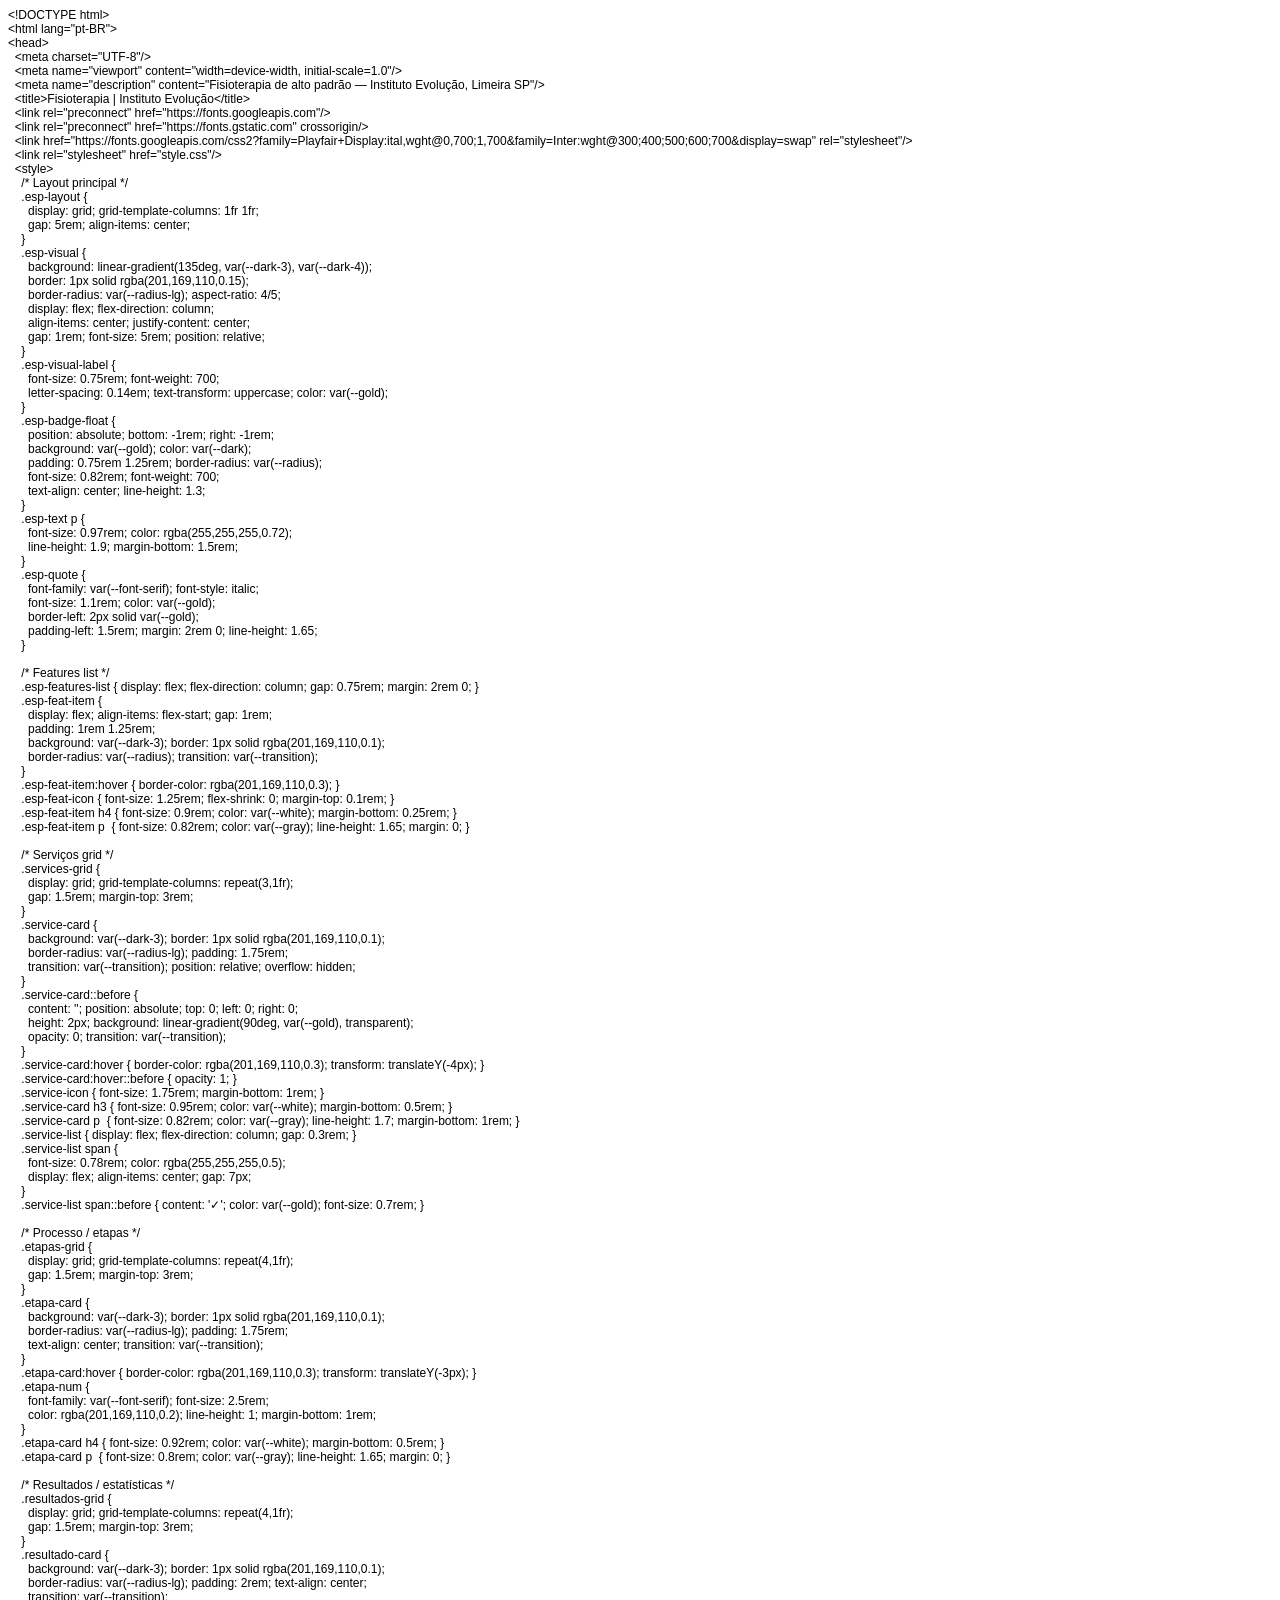
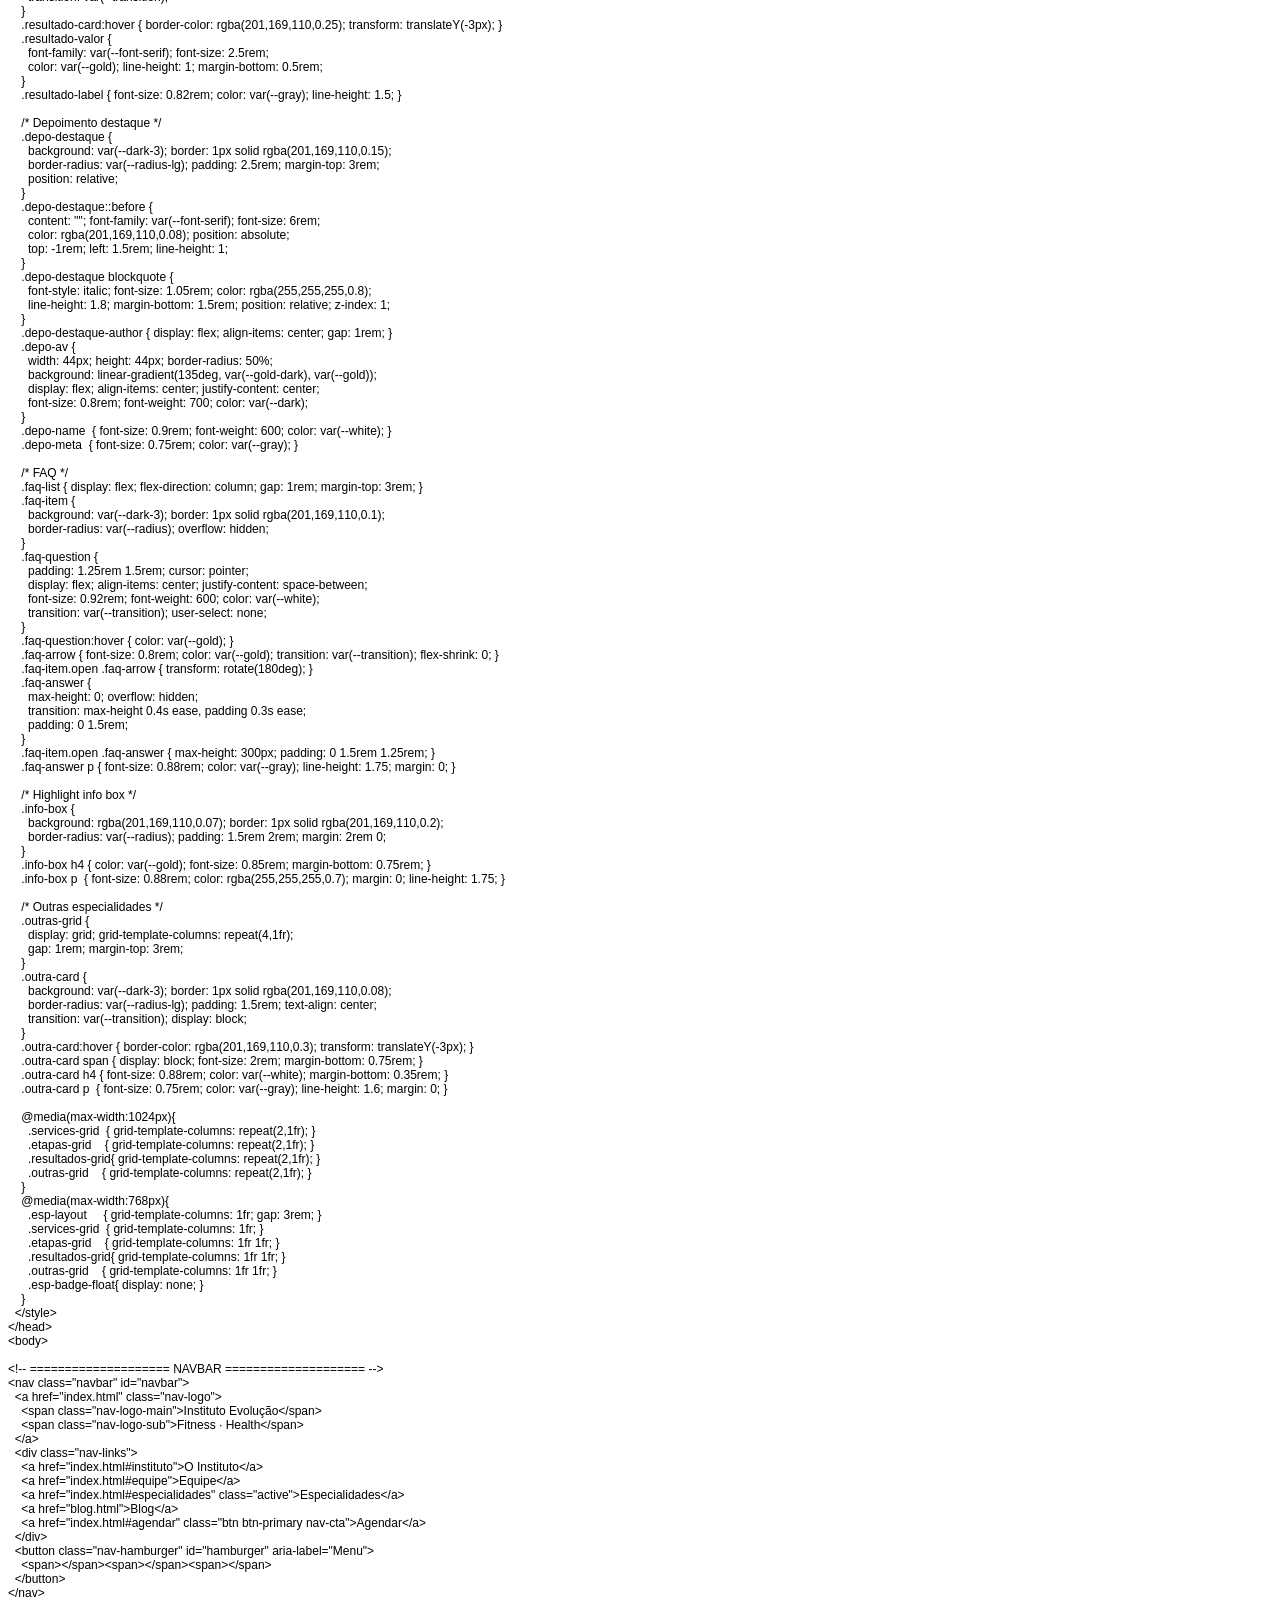
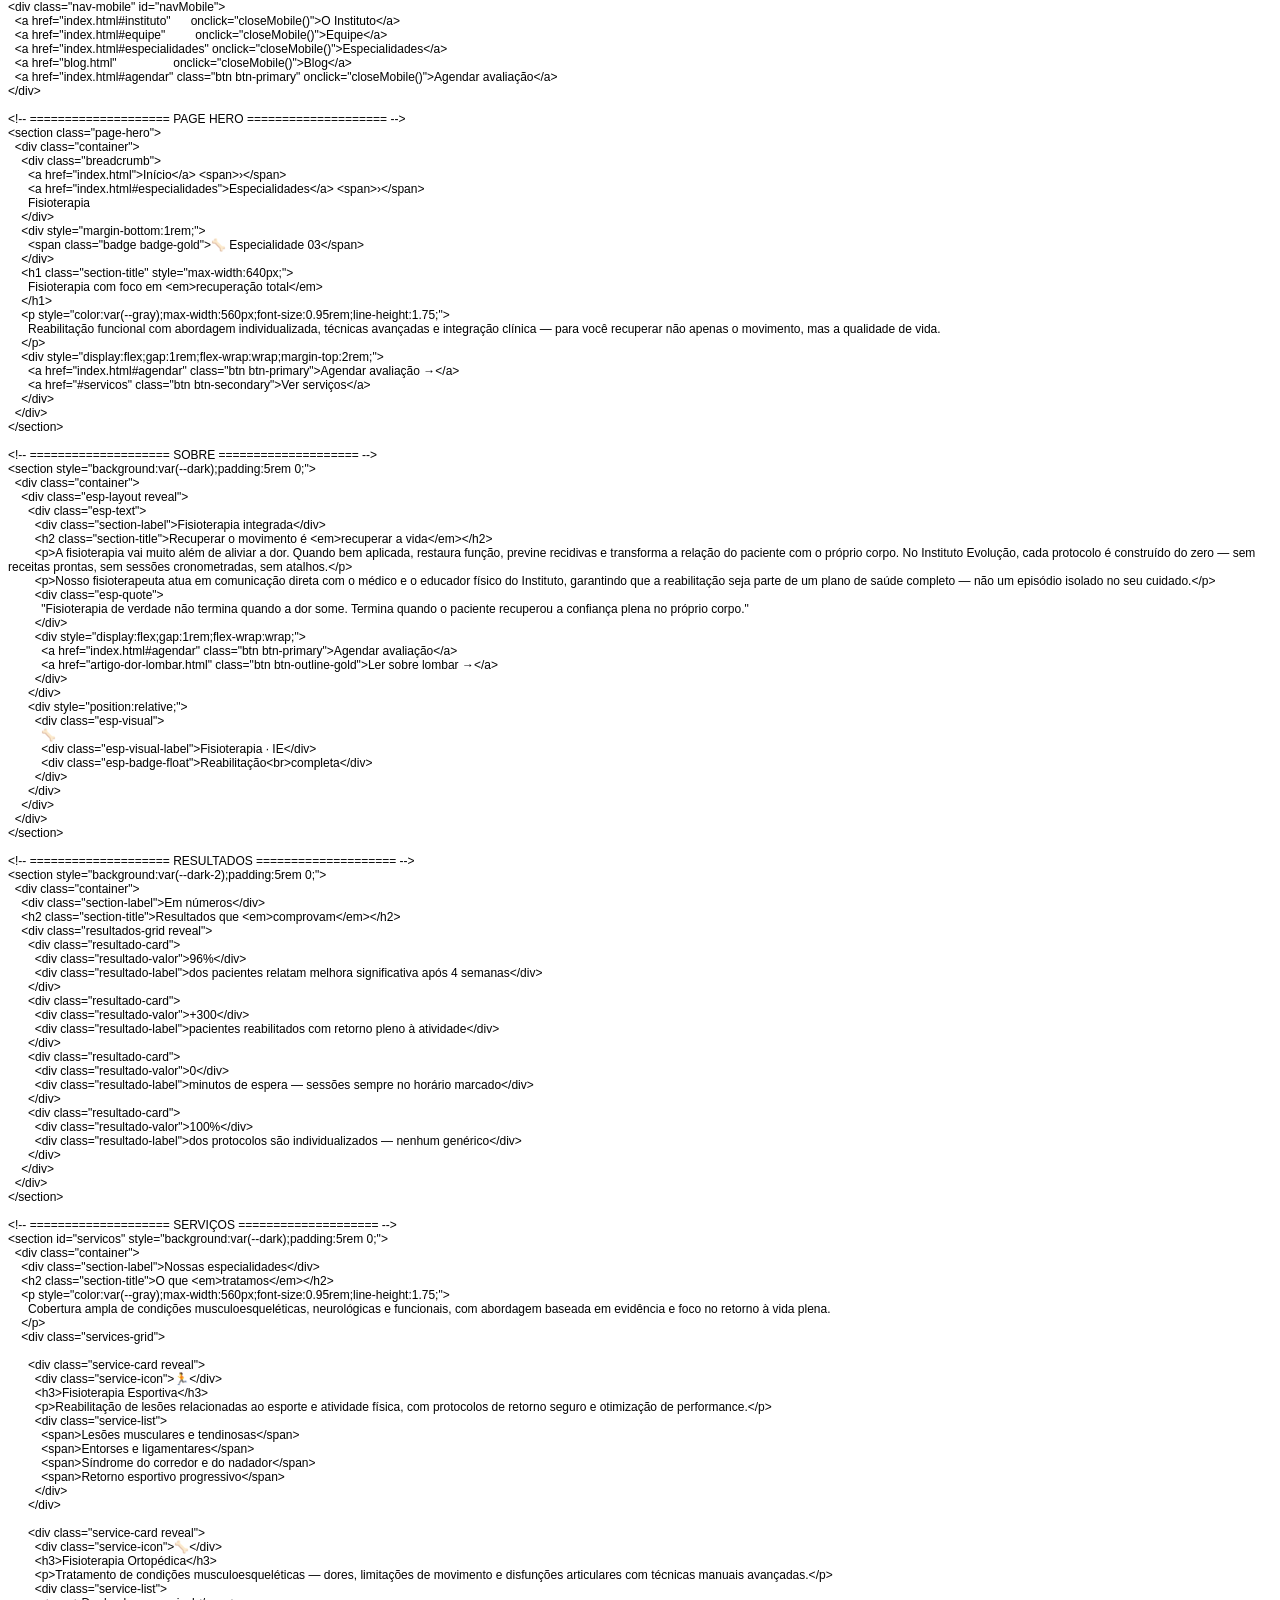
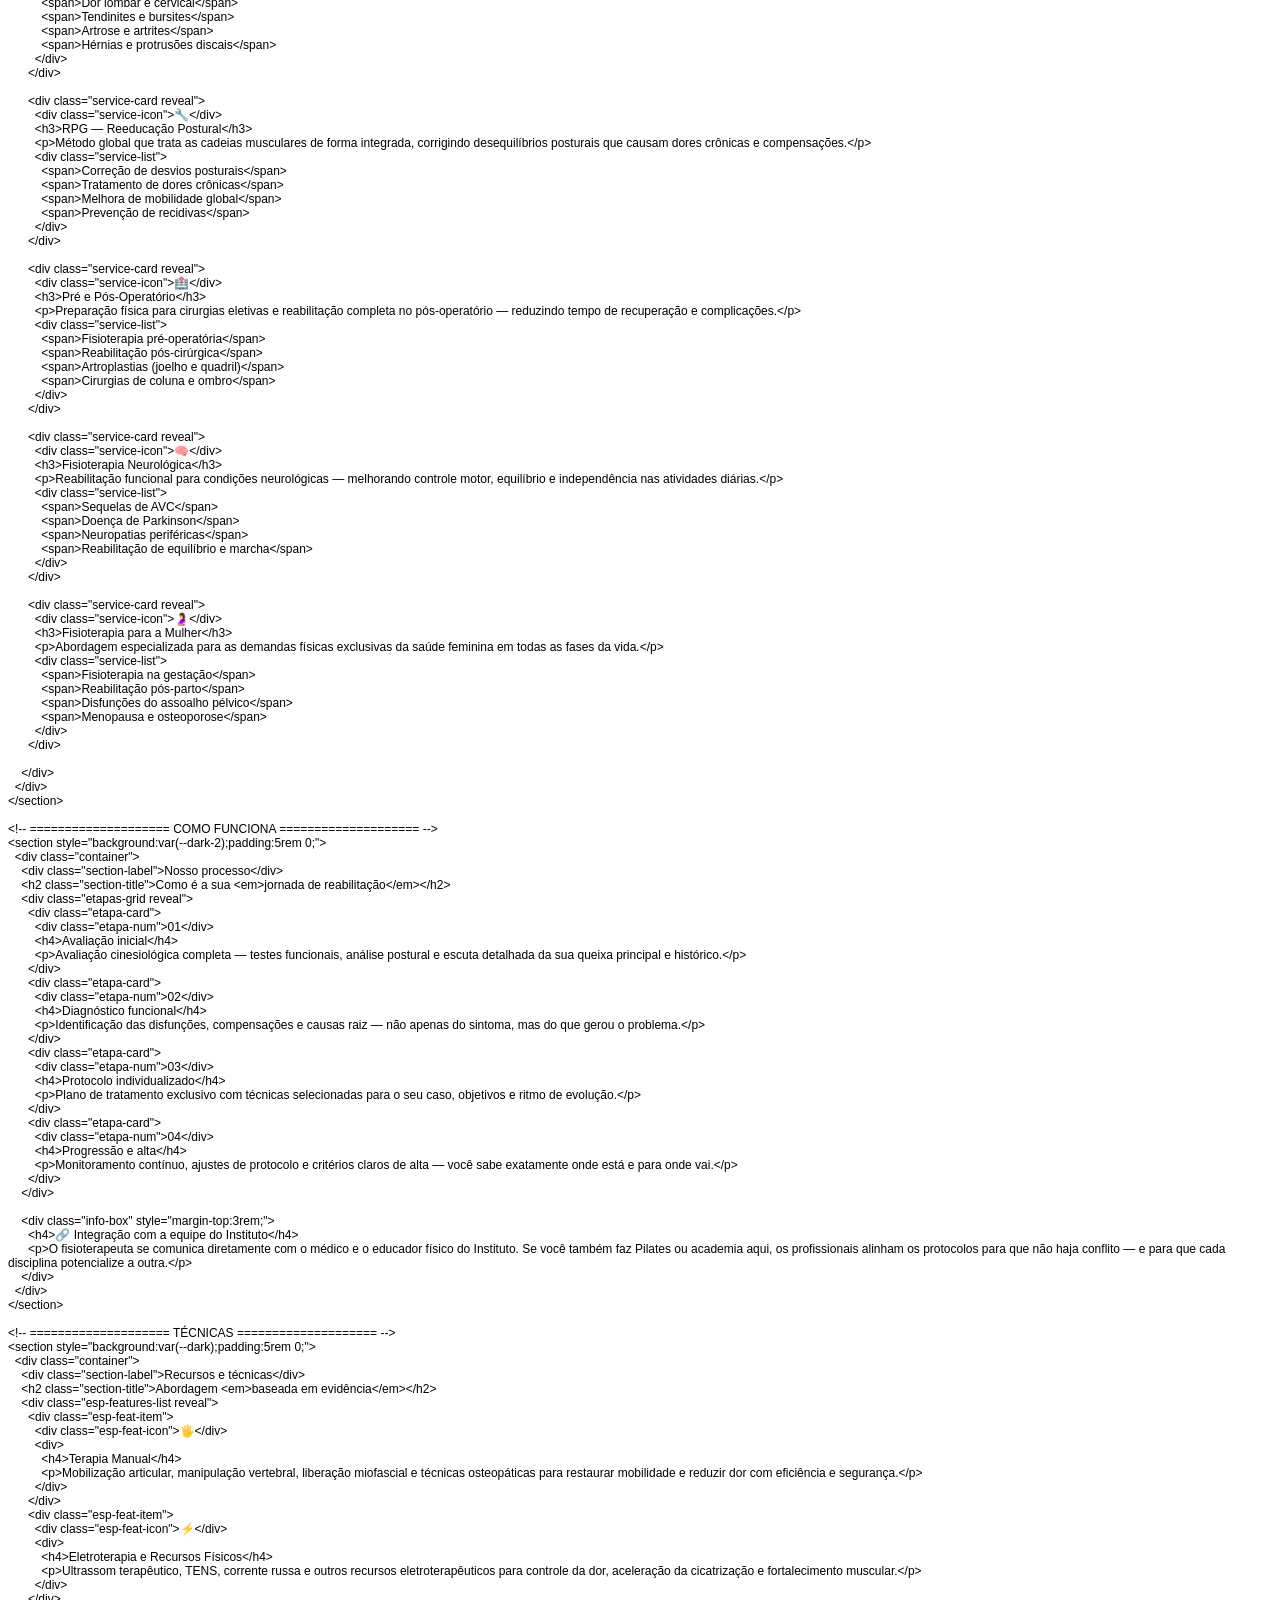
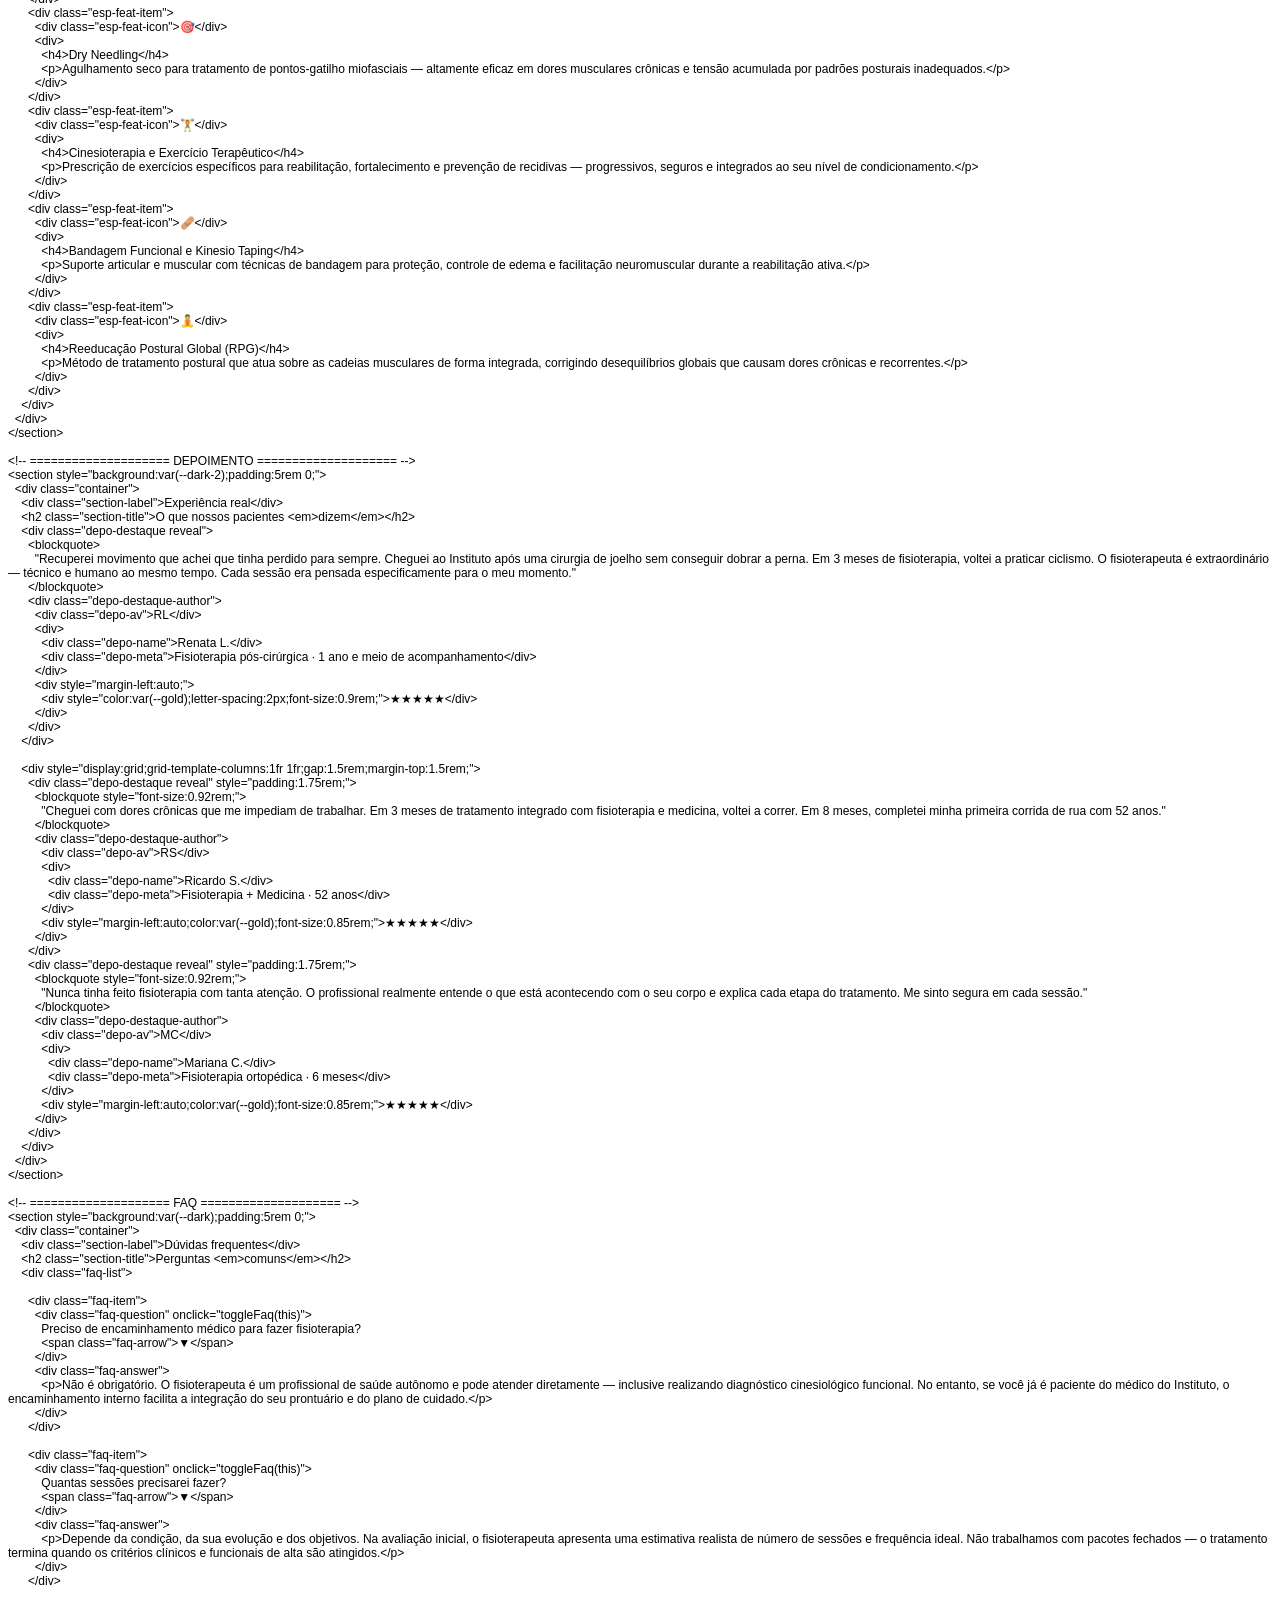
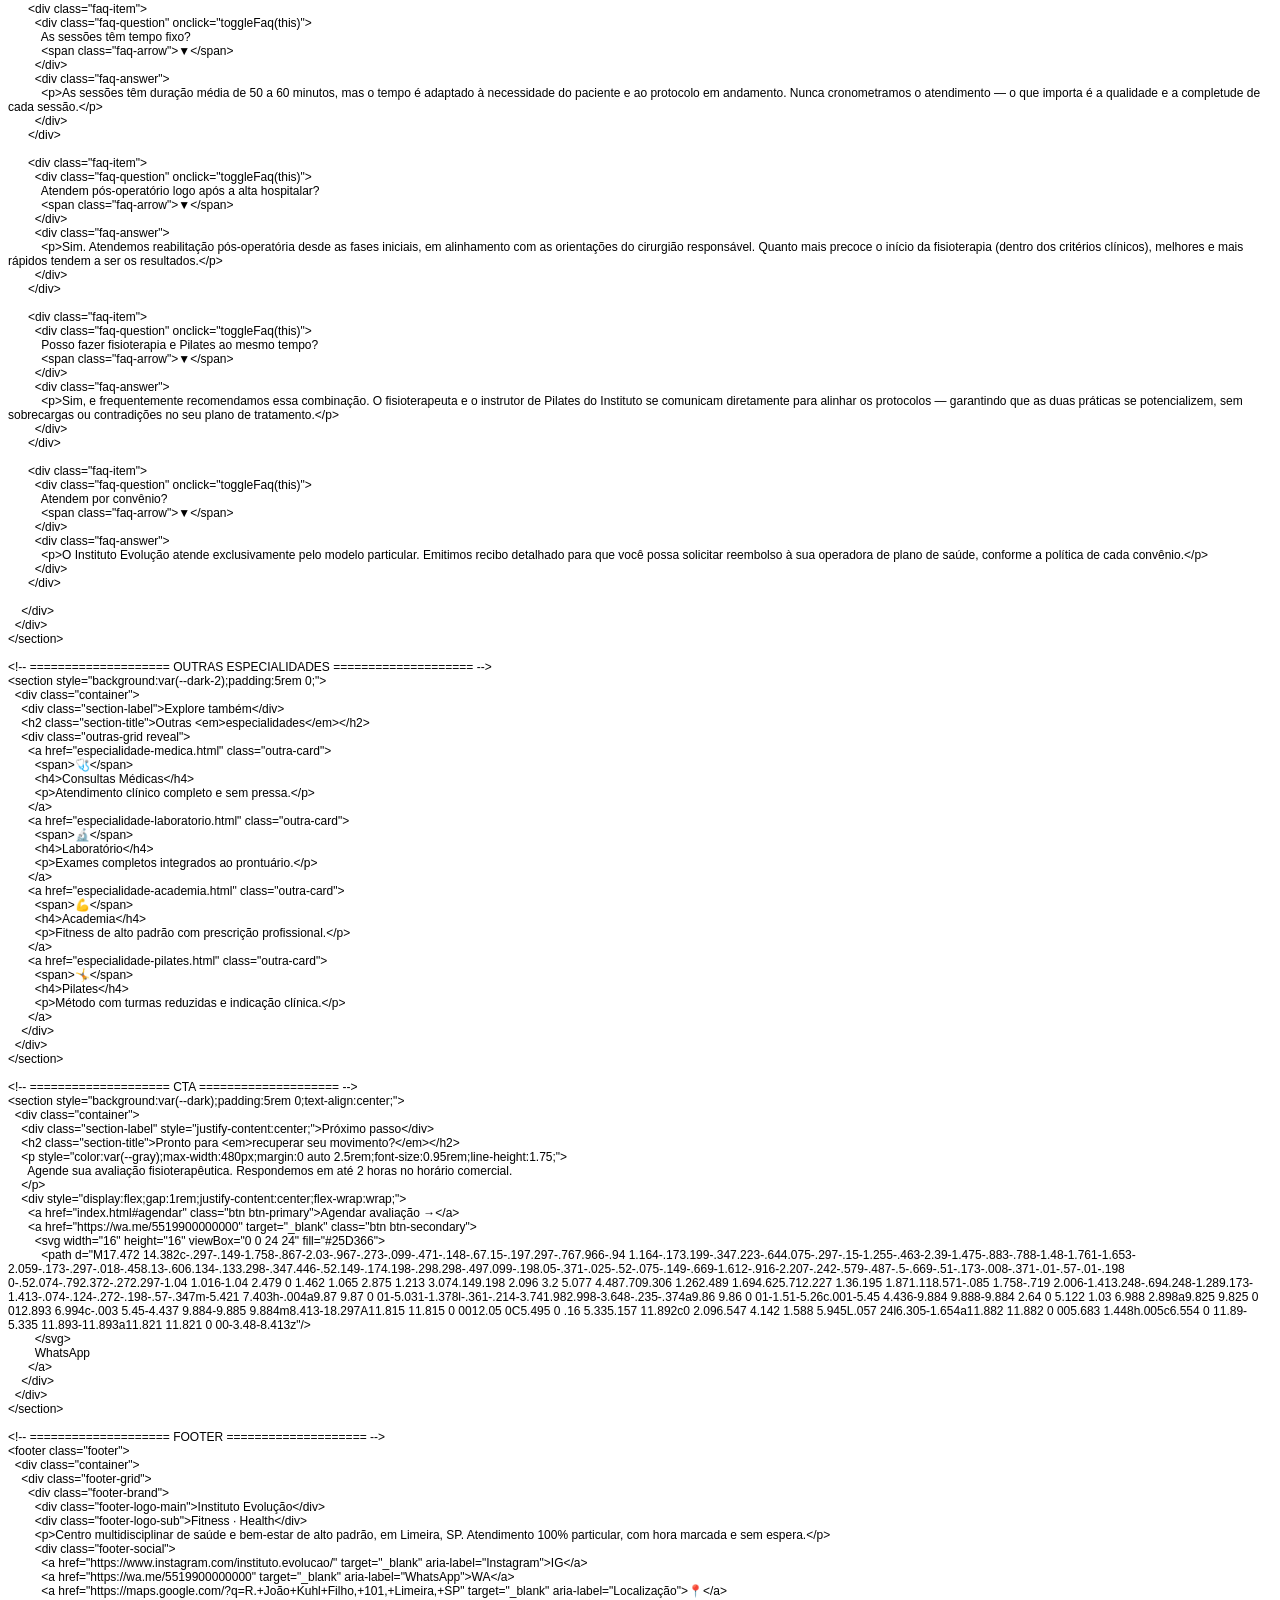
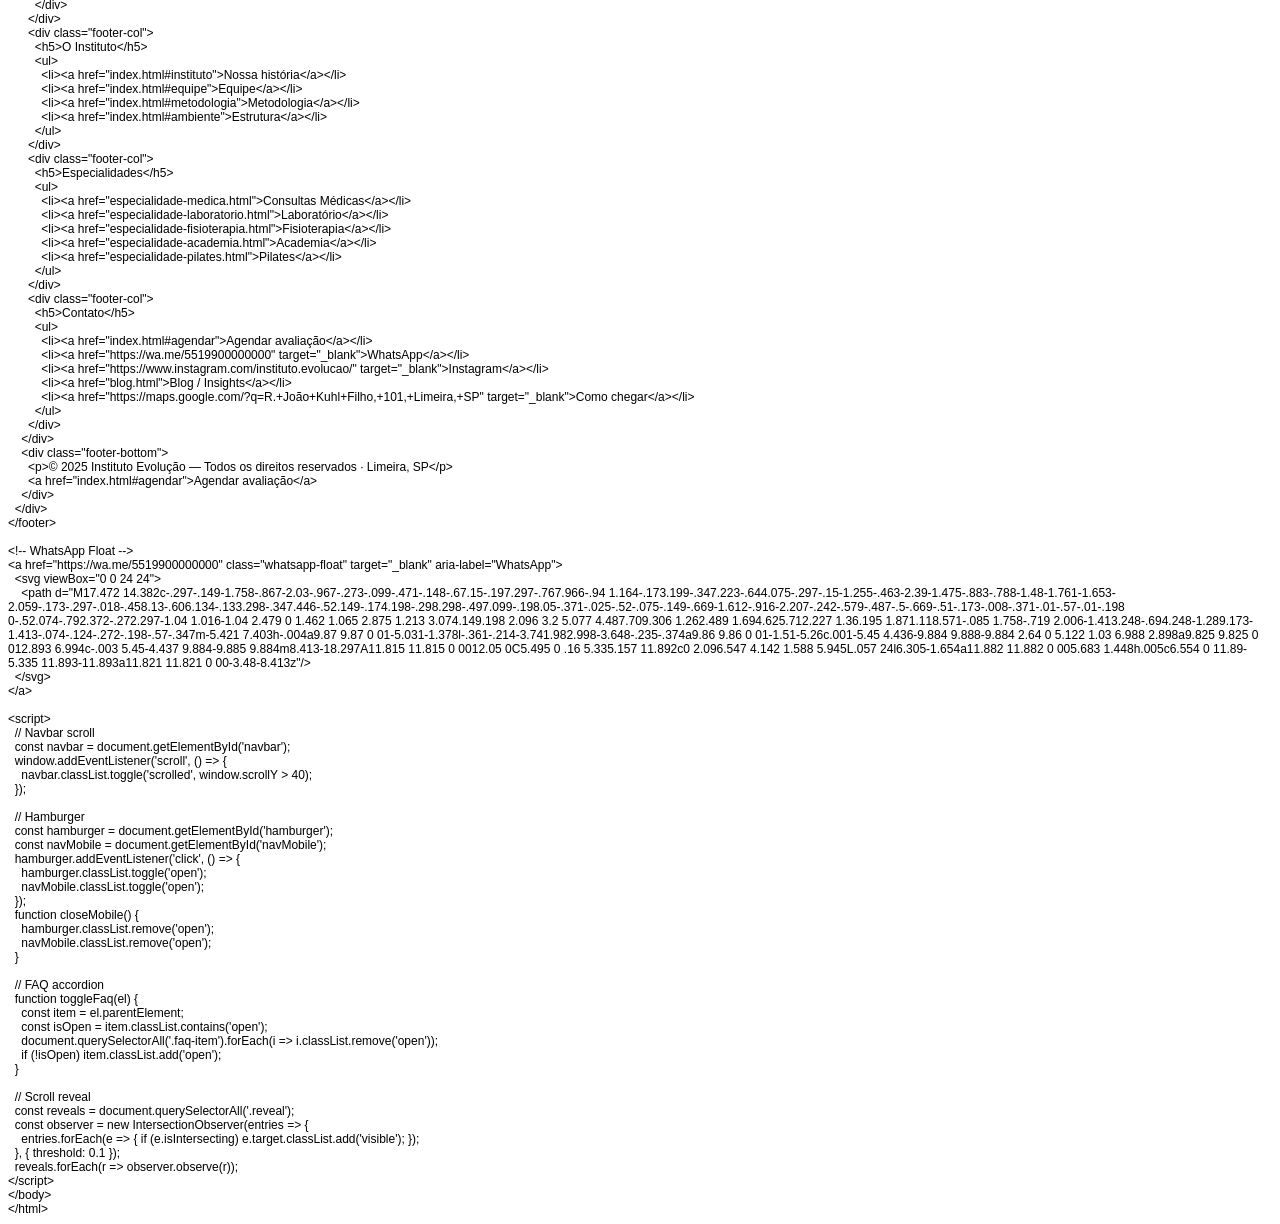
<file: especialidade-fisioterapia.html>
<!DOCTYPE html PUBLIC "-//W3C//DTD HTML 4.01//EN" "http://www.w3.org/TR/html4/strict.dtd">
<html>
<head>
  <meta http-equiv="Content-Type" content="text/html; charset=utf-8">
  <meta http-equiv="Content-Style-Type" content="text/css">
  <title></title>
  <meta name="Generator" content="Cocoa HTML Writer">
  <meta name="CocoaVersion" content="2575.5">
  <style type="text/css">
    p.p1 {margin: 0.0px 0.0px 0.0px 0.0px; font: 12.0px Helvetica}
    p.p2 {margin: 0.0px 0.0px 0.0px 0.0px; font: 12.0px Helvetica; min-height: 14.0px}
  </style>
</head>
<body>
<p class="p1">&lt;!DOCTYPE html&gt;</p>
<p class="p1">&lt;html lang="pt-BR"&gt;</p>
<p class="p1">&lt;head&gt;</p>
<p class="p1"><span class="Apple-converted-space">  </span>&lt;meta charset="UTF-8"/&gt;</p>
<p class="p1"><span class="Apple-converted-space">  </span>&lt;meta name="viewport" content="width=device-width, initial-scale=1.0"/&gt;</p>
<p class="p1"><span class="Apple-converted-space">  </span>&lt;meta name="description" content="Fisioterapia de alto padrão — Instituto Evolução, Limeira SP"/&gt;</p>
<p class="p1"><span class="Apple-converted-space">  </span>&lt;title&gt;Fisioterapia | Instituto Evolução&lt;/title&gt;</p>
<p class="p1"><span class="Apple-converted-space">  </span>&lt;link rel="preconnect" href="https://fonts.googleapis.com"/&gt;</p>
<p class="p1"><span class="Apple-converted-space">  </span>&lt;link rel="preconnect" href="https://fonts.gstatic.com" crossorigin/&gt;</p>
<p class="p1"><span class="Apple-converted-space">  </span>&lt;link href="https://fonts.googleapis.com/css2?family=Playfair+Display:ital,wght@0,700;1,700&amp;family=Inter:wght@300;400;500;600;700&amp;display=swap" rel="stylesheet"/&gt;</p>
<p class="p1"><span class="Apple-converted-space">  </span>&lt;link rel="stylesheet" href="style.css"/&gt;</p>
<p class="p1"><span class="Apple-converted-space">  </span>&lt;style&gt;</p>
<p class="p1"><span class="Apple-converted-space">    </span>/* Layout principal */</p>
<p class="p1"><span class="Apple-converted-space">    </span>.esp-layout {</p>
<p class="p1"><span class="Apple-converted-space">      </span>display: grid; grid-template-columns: 1fr 1fr;</p>
<p class="p1"><span class="Apple-converted-space">      </span>gap: 5rem; align-items: center;</p>
<p class="p1"><span class="Apple-converted-space">    </span>}</p>
<p class="p1"><span class="Apple-converted-space">    </span>.esp-visual {</p>
<p class="p1"><span class="Apple-converted-space">      </span>background: linear-gradient(135deg, var(--dark-3), var(--dark-4));</p>
<p class="p1"><span class="Apple-converted-space">      </span>border: 1px solid rgba(201,169,110,0.15);</p>
<p class="p1"><span class="Apple-converted-space">      </span>border-radius: var(--radius-lg); aspect-ratio: 4/5;</p>
<p class="p1"><span class="Apple-converted-space">      </span>display: flex; flex-direction: column;</p>
<p class="p1"><span class="Apple-converted-space">      </span>align-items: center; justify-content: center;</p>
<p class="p1"><span class="Apple-converted-space">      </span>gap: 1rem; font-size: 5rem; position: relative;</p>
<p class="p1"><span class="Apple-converted-space">    </span>}</p>
<p class="p1"><span class="Apple-converted-space">    </span>.esp-visual-label {</p>
<p class="p1"><span class="Apple-converted-space">      </span>font-size: 0.75rem; font-weight: 700;</p>
<p class="p1"><span class="Apple-converted-space">      </span>letter-spacing: 0.14em; text-transform: uppercase; color: var(--gold);</p>
<p class="p1"><span class="Apple-converted-space">    </span>}</p>
<p class="p1"><span class="Apple-converted-space">    </span>.esp-badge-float {</p>
<p class="p1"><span class="Apple-converted-space">      </span>position: absolute; bottom: -1rem; right: -1rem;</p>
<p class="p1"><span class="Apple-converted-space">      </span>background: var(--gold); color: var(--dark);</p>
<p class="p1"><span class="Apple-converted-space">      </span>padding: 0.75rem 1.25rem; border-radius: var(--radius);</p>
<p class="p1"><span class="Apple-converted-space">      </span>font-size: 0.82rem; font-weight: 700;</p>
<p class="p1"><span class="Apple-converted-space">      </span>text-align: center; line-height: 1.3;</p>
<p class="p1"><span class="Apple-converted-space">    </span>}</p>
<p class="p1"><span class="Apple-converted-space">    </span>.esp-text p {</p>
<p class="p1"><span class="Apple-converted-space">      </span>font-size: 0.97rem; color: rgba(255,255,255,0.72);</p>
<p class="p1"><span class="Apple-converted-space">      </span>line-height: 1.9; margin-bottom: 1.5rem;</p>
<p class="p1"><span class="Apple-converted-space">    </span>}</p>
<p class="p1"><span class="Apple-converted-space">    </span>.esp-quote {</p>
<p class="p1"><span class="Apple-converted-space">      </span>font-family: var(--font-serif); font-style: italic;</p>
<p class="p1"><span class="Apple-converted-space">      </span>font-size: 1.1rem; color: var(--gold);</p>
<p class="p1"><span class="Apple-converted-space">      </span>border-left: 2px solid var(--gold);</p>
<p class="p1"><span class="Apple-converted-space">      </span>padding-left: 1.5rem; margin: 2rem 0; line-height: 1.65;</p>
<p class="p1"><span class="Apple-converted-space">    </span>}</p>
<p class="p2"><br></p>
<p class="p1"><span class="Apple-converted-space">    </span>/* Features list */</p>
<p class="p1"><span class="Apple-converted-space">    </span>.esp-features-list { display: flex; flex-direction: column; gap: 0.75rem; margin: 2rem 0; }</p>
<p class="p1"><span class="Apple-converted-space">    </span>.esp-feat-item {</p>
<p class="p1"><span class="Apple-converted-space">      </span>display: flex; align-items: flex-start; gap: 1rem;</p>
<p class="p1"><span class="Apple-converted-space">      </span>padding: 1rem 1.25rem;</p>
<p class="p1"><span class="Apple-converted-space">      </span>background: var(--dark-3); border: 1px solid rgba(201,169,110,0.1);</p>
<p class="p1"><span class="Apple-converted-space">      </span>border-radius: var(--radius); transition: var(--transition);</p>
<p class="p1"><span class="Apple-converted-space">    </span>}</p>
<p class="p1"><span class="Apple-converted-space">    </span>.esp-feat-item:hover { border-color: rgba(201,169,110,0.3); }</p>
<p class="p1"><span class="Apple-converted-space">    </span>.esp-feat-icon { font-size: 1.25rem; flex-shrink: 0; margin-top: 0.1rem; }</p>
<p class="p1"><span class="Apple-converted-space">    </span>.esp-feat-item h4 { font-size: 0.9rem; color: var(--white); margin-bottom: 0.25rem; }</p>
<p class="p1"><span class="Apple-converted-space">    </span>.esp-feat-item p<span class="Apple-converted-space">  </span>{ font-size: 0.82rem; color: var(--gray); line-height: 1.65; margin: 0; }</p>
<p class="p2"><br></p>
<p class="p1"><span class="Apple-converted-space">    </span>/* Serviços grid */</p>
<p class="p1"><span class="Apple-converted-space">    </span>.services-grid {</p>
<p class="p1"><span class="Apple-converted-space">      </span>display: grid; grid-template-columns: repeat(3,1fr);</p>
<p class="p1"><span class="Apple-converted-space">      </span>gap: 1.5rem; margin-top: 3rem;</p>
<p class="p1"><span class="Apple-converted-space">    </span>}</p>
<p class="p1"><span class="Apple-converted-space">    </span>.service-card {</p>
<p class="p1"><span class="Apple-converted-space">      </span>background: var(--dark-3); border: 1px solid rgba(201,169,110,0.1);</p>
<p class="p1"><span class="Apple-converted-space">      </span>border-radius: var(--radius-lg); padding: 1.75rem;</p>
<p class="p1"><span class="Apple-converted-space">      </span>transition: var(--transition); position: relative; overflow: hidden;</p>
<p class="p1"><span class="Apple-converted-space">    </span>}</p>
<p class="p1"><span class="Apple-converted-space">    </span>.service-card::before {</p>
<p class="p1"><span class="Apple-converted-space">      </span>content: ''; position: absolute; top: 0; left: 0; right: 0;</p>
<p class="p1"><span class="Apple-converted-space">      </span>height: 2px; background: linear-gradient(90deg, var(--gold), transparent);</p>
<p class="p1"><span class="Apple-converted-space">      </span>opacity: 0; transition: var(--transition);</p>
<p class="p1"><span class="Apple-converted-space">    </span>}</p>
<p class="p1"><span class="Apple-converted-space">    </span>.service-card:hover { border-color: rgba(201,169,110,0.3); transform: translateY(-4px); }</p>
<p class="p1"><span class="Apple-converted-space">    </span>.service-card:hover::before { opacity: 1; }</p>
<p class="p1"><span class="Apple-converted-space">    </span>.service-icon { font-size: 1.75rem; margin-bottom: 1rem; }</p>
<p class="p1"><span class="Apple-converted-space">    </span>.service-card h3 { font-size: 0.95rem; color: var(--white); margin-bottom: 0.5rem; }</p>
<p class="p1"><span class="Apple-converted-space">    </span>.service-card p<span class="Apple-converted-space">  </span>{ font-size: 0.82rem; color: var(--gray); line-height: 1.7; margin-bottom: 1rem; }</p>
<p class="p1"><span class="Apple-converted-space">    </span>.service-list { display: flex; flex-direction: column; gap: 0.3rem; }</p>
<p class="p1"><span class="Apple-converted-space">    </span>.service-list span {</p>
<p class="p1"><span class="Apple-converted-space">      </span>font-size: 0.78rem; color: rgba(255,255,255,0.5);</p>
<p class="p1"><span class="Apple-converted-space">      </span>display: flex; align-items: center; gap: 7px;</p>
<p class="p1"><span class="Apple-converted-space">    </span>}</p>
<p class="p1"><span class="Apple-converted-space">    </span>.service-list span::before { content: '✓'; color: var(--gold); font-size: 0.7rem; }</p>
<p class="p2"><br></p>
<p class="p1"><span class="Apple-converted-space">    </span>/* Processo / etapas */</p>
<p class="p1"><span class="Apple-converted-space">    </span>.etapas-grid {</p>
<p class="p1"><span class="Apple-converted-space">      </span>display: grid; grid-template-columns: repeat(4,1fr);</p>
<p class="p1"><span class="Apple-converted-space">      </span>gap: 1.5rem; margin-top: 3rem;</p>
<p class="p1"><span class="Apple-converted-space">    </span>}</p>
<p class="p1"><span class="Apple-converted-space">    </span>.etapa-card {</p>
<p class="p1"><span class="Apple-converted-space">      </span>background: var(--dark-3); border: 1px solid rgba(201,169,110,0.1);</p>
<p class="p1"><span class="Apple-converted-space">      </span>border-radius: var(--radius-lg); padding: 1.75rem;</p>
<p class="p1"><span class="Apple-converted-space">      </span>text-align: center; transition: var(--transition);</p>
<p class="p1"><span class="Apple-converted-space">    </span>}</p>
<p class="p1"><span class="Apple-converted-space">    </span>.etapa-card:hover { border-color: rgba(201,169,110,0.3); transform: translateY(-3px); }</p>
<p class="p1"><span class="Apple-converted-space">    </span>.etapa-num {</p>
<p class="p1"><span class="Apple-converted-space">      </span>font-family: var(--font-serif); font-size: 2.5rem;</p>
<p class="p1"><span class="Apple-converted-space">      </span>color: rgba(201,169,110,0.2); line-height: 1; margin-bottom: 1rem;</p>
<p class="p1"><span class="Apple-converted-space">    </span>}</p>
<p class="p1"><span class="Apple-converted-space">    </span>.etapa-card h4 { font-size: 0.92rem; color: var(--white); margin-bottom: 0.5rem; }</p>
<p class="p1"><span class="Apple-converted-space">    </span>.etapa-card p<span class="Apple-converted-space">  </span>{ font-size: 0.8rem; color: var(--gray); line-height: 1.65; margin: 0; }</p>
<p class="p2"><br></p>
<p class="p1"><span class="Apple-converted-space">    </span>/* Resultados / estatísticas */</p>
<p class="p1"><span class="Apple-converted-space">    </span>.resultados-grid {</p>
<p class="p1"><span class="Apple-converted-space">      </span>display: grid; grid-template-columns: repeat(4,1fr);</p>
<p class="p1"><span class="Apple-converted-space">      </span>gap: 1.5rem; margin-top: 3rem;</p>
<p class="p1"><span class="Apple-converted-space">    </span>}</p>
<p class="p1"><span class="Apple-converted-space">    </span>.resultado-card {</p>
<p class="p1"><span class="Apple-converted-space">      </span>background: var(--dark-3); border: 1px solid rgba(201,169,110,0.1);</p>
<p class="p1"><span class="Apple-converted-space">      </span>border-radius: var(--radius-lg); padding: 2rem; text-align: center;</p>
<p class="p1"><span class="Apple-converted-space">      </span>transition: var(--transition);</p>
<p class="p1"><span class="Apple-converted-space">    </span>}</p>
<p class="p1"><span class="Apple-converted-space">    </span>.resultado-card:hover { border-color: rgba(201,169,110,0.25); transform: translateY(-3px); }</p>
<p class="p1"><span class="Apple-converted-space">    </span>.resultado-valor {</p>
<p class="p1"><span class="Apple-converted-space">      </span>font-family: var(--font-serif); font-size: 2.5rem;</p>
<p class="p1"><span class="Apple-converted-space">      </span>color: var(--gold); line-height: 1; margin-bottom: 0.5rem;</p>
<p class="p1"><span class="Apple-converted-space">    </span>}</p>
<p class="p1"><span class="Apple-converted-space">    </span>.resultado-label { font-size: 0.82rem; color: var(--gray); line-height: 1.5; }</p>
<p class="p2"><br></p>
<p class="p1"><span class="Apple-converted-space">    </span>/* Depoimento destaque */</p>
<p class="p1"><span class="Apple-converted-space">    </span>.depo-destaque {</p>
<p class="p1"><span class="Apple-converted-space">      </span>background: var(--dark-3); border: 1px solid rgba(201,169,110,0.15);</p>
<p class="p1"><span class="Apple-converted-space">      </span>border-radius: var(--radius-lg); padding: 2.5rem; margin-top: 3rem;</p>
<p class="p1"><span class="Apple-converted-space">      </span>position: relative;</p>
<p class="p1"><span class="Apple-converted-space">    </span>}</p>
<p class="p1"><span class="Apple-converted-space">    </span>.depo-destaque::before {</p>
<p class="p1"><span class="Apple-converted-space">      </span>content: '"'; font-family: var(--font-serif); font-size: 6rem;</p>
<p class="p1"><span class="Apple-converted-space">      </span>color: rgba(201,169,110,0.08); position: absolute;</p>
<p class="p1"><span class="Apple-converted-space">      </span>top: -1rem; left: 1.5rem; line-height: 1;</p>
<p class="p1"><span class="Apple-converted-space">    </span>}</p>
<p class="p1"><span class="Apple-converted-space">    </span>.depo-destaque blockquote {</p>
<p class="p1"><span class="Apple-converted-space">      </span>font-style: italic; font-size: 1.05rem; color: rgba(255,255,255,0.8);</p>
<p class="p1"><span class="Apple-converted-space">      </span>line-height: 1.8; margin-bottom: 1.5rem; position: relative; z-index: 1;</p>
<p class="p1"><span class="Apple-converted-space">    </span>}</p>
<p class="p1"><span class="Apple-converted-space">    </span>.depo-destaque-author { display: flex; align-items: center; gap: 1rem; }</p>
<p class="p1"><span class="Apple-converted-space">    </span>.depo-av {</p>
<p class="p1"><span class="Apple-converted-space">      </span>width: 44px; height: 44px; border-radius: 50%;</p>
<p class="p1"><span class="Apple-converted-space">      </span>background: linear-gradient(135deg, var(--gold-dark), var(--gold));</p>
<p class="p1"><span class="Apple-converted-space">      </span>display: flex; align-items: center; justify-content: center;</p>
<p class="p1"><span class="Apple-converted-space">      </span>font-size: 0.8rem; font-weight: 700; color: var(--dark);</p>
<p class="p1"><span class="Apple-converted-space">    </span>}</p>
<p class="p1"><span class="Apple-converted-space">    </span>.depo-name<span class="Apple-converted-space">  </span>{ font-size: 0.9rem; font-weight: 600; color: var(--white); }</p>
<p class="p1"><span class="Apple-converted-space">    </span>.depo-meta<span class="Apple-converted-space">  </span>{ font-size: 0.75rem; color: var(--gray); }</p>
<p class="p2"><br></p>
<p class="p1"><span class="Apple-converted-space">    </span>/* FAQ */</p>
<p class="p1"><span class="Apple-converted-space">    </span>.faq-list { display: flex; flex-direction: column; gap: 1rem; margin-top: 3rem; }</p>
<p class="p1"><span class="Apple-converted-space">    </span>.faq-item {</p>
<p class="p1"><span class="Apple-converted-space">      </span>background: var(--dark-3); border: 1px solid rgba(201,169,110,0.1);</p>
<p class="p1"><span class="Apple-converted-space">      </span>border-radius: var(--radius); overflow: hidden;</p>
<p class="p1"><span class="Apple-converted-space">    </span>}</p>
<p class="p1"><span class="Apple-converted-space">    </span>.faq-question {</p>
<p class="p1"><span class="Apple-converted-space">      </span>padding: 1.25rem 1.5rem; cursor: pointer;</p>
<p class="p1"><span class="Apple-converted-space">      </span>display: flex; align-items: center; justify-content: space-between;</p>
<p class="p1"><span class="Apple-converted-space">      </span>font-size: 0.92rem; font-weight: 600; color: var(--white);</p>
<p class="p1"><span class="Apple-converted-space">      </span>transition: var(--transition); user-select: none;</p>
<p class="p1"><span class="Apple-converted-space">    </span>}</p>
<p class="p1"><span class="Apple-converted-space">    </span>.faq-question:hover { color: var(--gold); }</p>
<p class="p1"><span class="Apple-converted-space">    </span>.faq-arrow { font-size: 0.8rem; color: var(--gold); transition: var(--transition); flex-shrink: 0; }</p>
<p class="p1"><span class="Apple-converted-space">    </span>.faq-item.open .faq-arrow { transform: rotate(180deg); }</p>
<p class="p1"><span class="Apple-converted-space">    </span>.faq-answer {</p>
<p class="p1"><span class="Apple-converted-space">      </span>max-height: 0; overflow: hidden;</p>
<p class="p1"><span class="Apple-converted-space">      </span>transition: max-height 0.4s ease, padding 0.3s ease;</p>
<p class="p1"><span class="Apple-converted-space">      </span>padding: 0 1.5rem;</p>
<p class="p1"><span class="Apple-converted-space">    </span>}</p>
<p class="p1"><span class="Apple-converted-space">    </span>.faq-item.open .faq-answer { max-height: 300px; padding: 0 1.5rem 1.25rem; }</p>
<p class="p1"><span class="Apple-converted-space">    </span>.faq-answer p { font-size: 0.88rem; color: var(--gray); line-height: 1.75; margin: 0; }</p>
<p class="p2"><br></p>
<p class="p1"><span class="Apple-converted-space">    </span>/* Highlight info box */</p>
<p class="p1"><span class="Apple-converted-space">    </span>.info-box {</p>
<p class="p1"><span class="Apple-converted-space">      </span>background: rgba(201,169,110,0.07); border: 1px solid rgba(201,169,110,0.2);</p>
<p class="p1"><span class="Apple-converted-space">      </span>border-radius: var(--radius); padding: 1.5rem 2rem; margin: 2rem 0;</p>
<p class="p1"><span class="Apple-converted-space">    </span>}</p>
<p class="p1"><span class="Apple-converted-space">    </span>.info-box h4 { color: var(--gold); font-size: 0.85rem; margin-bottom: 0.75rem; }</p>
<p class="p1"><span class="Apple-converted-space">    </span>.info-box p<span class="Apple-converted-space">  </span>{ font-size: 0.88rem; color: rgba(255,255,255,0.7); margin: 0; line-height: 1.75; }</p>
<p class="p2"><br></p>
<p class="p1"><span class="Apple-converted-space">    </span>/* Outras especialidades */</p>
<p class="p1"><span class="Apple-converted-space">    </span>.outras-grid {</p>
<p class="p1"><span class="Apple-converted-space">      </span>display: grid; grid-template-columns: repeat(4,1fr);</p>
<p class="p1"><span class="Apple-converted-space">      </span>gap: 1rem; margin-top: 3rem;</p>
<p class="p1"><span class="Apple-converted-space">    </span>}</p>
<p class="p1"><span class="Apple-converted-space">    </span>.outra-card {</p>
<p class="p1"><span class="Apple-converted-space">      </span>background: var(--dark-3); border: 1px solid rgba(201,169,110,0.08);</p>
<p class="p1"><span class="Apple-converted-space">      </span>border-radius: var(--radius-lg); padding: 1.5rem; text-align: center;</p>
<p class="p1"><span class="Apple-converted-space">      </span>transition: var(--transition); display: block;</p>
<p class="p1"><span class="Apple-converted-space">    </span>}</p>
<p class="p1"><span class="Apple-converted-space">    </span>.outra-card:hover { border-color: rgba(201,169,110,0.3); transform: translateY(-3px); }</p>
<p class="p1"><span class="Apple-converted-space">    </span>.outra-card span { display: block; font-size: 2rem; margin-bottom: 0.75rem; }</p>
<p class="p1"><span class="Apple-converted-space">    </span>.outra-card h4 { font-size: 0.88rem; color: var(--white); margin-bottom: 0.35rem; }</p>
<p class="p1"><span class="Apple-converted-space">    </span>.outra-card p<span class="Apple-converted-space">  </span>{ font-size: 0.75rem; color: var(--gray); line-height: 1.6; margin: 0; }</p>
<p class="p2"><br></p>
<p class="p1"><span class="Apple-converted-space">    </span>@media(max-width:1024px){</p>
<p class="p1"><span class="Apple-converted-space">      </span>.services-grid<span class="Apple-converted-space">  </span>{ grid-template-columns: repeat(2,1fr); }</p>
<p class="p1"><span class="Apple-converted-space">      </span>.etapas-grid<span class="Apple-converted-space">    </span>{ grid-template-columns: repeat(2,1fr); }</p>
<p class="p1"><span class="Apple-converted-space">      </span>.resultados-grid{ grid-template-columns: repeat(2,1fr); }</p>
<p class="p1"><span class="Apple-converted-space">      </span>.outras-grid<span class="Apple-converted-space">    </span>{ grid-template-columns: repeat(2,1fr); }</p>
<p class="p1"><span class="Apple-converted-space">    </span>}</p>
<p class="p1"><span class="Apple-converted-space">    </span>@media(max-width:768px){</p>
<p class="p1"><span class="Apple-converted-space">      </span>.esp-layout <span class="Apple-converted-space">    </span>{ grid-template-columns: 1fr; gap: 3rem; }</p>
<p class="p1"><span class="Apple-converted-space">      </span>.services-grid<span class="Apple-converted-space">  </span>{ grid-template-columns: 1fr; }</p>
<p class="p1"><span class="Apple-converted-space">      </span>.etapas-grid<span class="Apple-converted-space">    </span>{ grid-template-columns: 1fr 1fr; }</p>
<p class="p1"><span class="Apple-converted-space">      </span>.resultados-grid{ grid-template-columns: 1fr 1fr; }</p>
<p class="p1"><span class="Apple-converted-space">      </span>.outras-grid<span class="Apple-converted-space">    </span>{ grid-template-columns: 1fr 1fr; }</p>
<p class="p1"><span class="Apple-converted-space">      </span>.esp-badge-float{ display: none; }</p>
<p class="p1"><span class="Apple-converted-space">    </span>}</p>
<p class="p1"><span class="Apple-converted-space">  </span>&lt;/style&gt;</p>
<p class="p1">&lt;/head&gt;</p>
<p class="p1">&lt;body&gt;</p>
<p class="p2"><br></p>
<p class="p1">&lt;!-- ==================== NAVBAR ==================== --&gt;</p>
<p class="p1">&lt;nav class="navbar" id="navbar"&gt;</p>
<p class="p1"><span class="Apple-converted-space">  </span>&lt;a href="index.html" class="nav-logo"&gt;</p>
<p class="p1"><span class="Apple-converted-space">    </span>&lt;span class="nav-logo-main"&gt;Instituto Evolução&lt;/span&gt;</p>
<p class="p1"><span class="Apple-converted-space">    </span>&lt;span class="nav-logo-sub"&gt;Fitness · Health&lt;/span&gt;</p>
<p class="p1"><span class="Apple-converted-space">  </span>&lt;/a&gt;</p>
<p class="p1"><span class="Apple-converted-space">  </span>&lt;div class="nav-links"&gt;</p>
<p class="p1"><span class="Apple-converted-space">    </span>&lt;a href="index.html#instituto"&gt;O Instituto&lt;/a&gt;</p>
<p class="p1"><span class="Apple-converted-space">    </span>&lt;a href="index.html#equipe"&gt;Equipe&lt;/a&gt;</p>
<p class="p1"><span class="Apple-converted-space">    </span>&lt;a href="index.html#especialidades" class="active"&gt;Especialidades&lt;/a&gt;</p>
<p class="p1"><span class="Apple-converted-space">    </span>&lt;a href="blog.html"&gt;Blog&lt;/a&gt;</p>
<p class="p1"><span class="Apple-converted-space">    </span>&lt;a href="index.html#agendar" class="btn btn-primary nav-cta"&gt;Agendar&lt;/a&gt;</p>
<p class="p1"><span class="Apple-converted-space">  </span>&lt;/div&gt;</p>
<p class="p1"><span class="Apple-converted-space">  </span>&lt;button class="nav-hamburger" id="hamburger" aria-label="Menu"&gt;</p>
<p class="p1"><span class="Apple-converted-space">    </span>&lt;span&gt;&lt;/span&gt;&lt;span&gt;&lt;/span&gt;&lt;span&gt;&lt;/span&gt;</p>
<p class="p1"><span class="Apple-converted-space">  </span>&lt;/button&gt;</p>
<p class="p1">&lt;/nav&gt;</p>
<p class="p1">&lt;div class="nav-mobile" id="navMobile"&gt;</p>
<p class="p1"><span class="Apple-converted-space">  </span>&lt;a href="index.html#instituto"<span class="Apple-converted-space">      </span>onclick="closeMobile()"&gt;O Instituto&lt;/a&gt;</p>
<p class="p1"><span class="Apple-converted-space">  </span>&lt;a href="index.html#equipe" <span class="Apple-converted-space">        </span>onclick="closeMobile()"&gt;Equipe&lt;/a&gt;</p>
<p class="p1"><span class="Apple-converted-space">  </span>&lt;a href="index.html#especialidades" onclick="closeMobile()"&gt;Especialidades&lt;/a&gt;</p>
<p class="p1"><span class="Apple-converted-space">  </span>&lt;a href="blog.html" <span class="Apple-converted-space">                </span>onclick="closeMobile()"&gt;Blog&lt;/a&gt;</p>
<p class="p1"><span class="Apple-converted-space">  </span>&lt;a href="index.html#agendar" class="btn btn-primary" onclick="closeMobile()"&gt;Agendar avaliação&lt;/a&gt;</p>
<p class="p1">&lt;/div&gt;</p>
<p class="p2"><br></p>
<p class="p1">&lt;!-- ==================== PAGE HERO ==================== --&gt;</p>
<p class="p1">&lt;section class="page-hero"&gt;</p>
<p class="p1"><span class="Apple-converted-space">  </span>&lt;div class="container"&gt;</p>
<p class="p1"><span class="Apple-converted-space">    </span>&lt;div class="breadcrumb"&gt;</p>
<p class="p1"><span class="Apple-converted-space">      </span>&lt;a href="index.html"&gt;Início&lt;/a&gt; &lt;span&gt;›&lt;/span&gt;</p>
<p class="p1"><span class="Apple-converted-space">      </span>&lt;a href="index.html#especialidades"&gt;Especialidades&lt;/a&gt; &lt;span&gt;›&lt;/span&gt;</p>
<p class="p1"><span class="Apple-converted-space">      </span>Fisioterapia</p>
<p class="p1"><span class="Apple-converted-space">    </span>&lt;/div&gt;</p>
<p class="p1"><span class="Apple-converted-space">    </span>&lt;div style="margin-bottom:1rem;"&gt;</p>
<p class="p1"><span class="Apple-converted-space">      </span>&lt;span class="badge badge-gold"&gt;🦴 Especialidade 03&lt;/span&gt;</p>
<p class="p1"><span class="Apple-converted-space">    </span>&lt;/div&gt;</p>
<p class="p1"><span class="Apple-converted-space">    </span>&lt;h1 class="section-title" style="max-width:640px;"&gt;</p>
<p class="p1"><span class="Apple-converted-space">      </span>Fisioterapia com foco em &lt;em&gt;recuperação total&lt;/em&gt;</p>
<p class="p1"><span class="Apple-converted-space">    </span>&lt;/h1&gt;</p>
<p class="p1"><span class="Apple-converted-space">    </span>&lt;p style="color:var(--gray);max-width:560px;font-size:0.95rem;line-height:1.75;"&gt;</p>
<p class="p1"><span class="Apple-converted-space">      </span>Reabilitação funcional com abordagem individualizada, técnicas avançadas e integração clínica — para você recuperar não apenas o movimento, mas a qualidade de vida.</p>
<p class="p1"><span class="Apple-converted-space">    </span>&lt;/p&gt;</p>
<p class="p1"><span class="Apple-converted-space">    </span>&lt;div style="display:flex;gap:1rem;flex-wrap:wrap;margin-top:2rem;"&gt;</p>
<p class="p1"><span class="Apple-converted-space">      </span>&lt;a href="index.html#agendar" class="btn btn-primary"&gt;Agendar avaliação →&lt;/a&gt;</p>
<p class="p1"><span class="Apple-converted-space">      </span>&lt;a href="#servicos" class="btn btn-secondary"&gt;Ver serviços&lt;/a&gt;</p>
<p class="p1"><span class="Apple-converted-space">    </span>&lt;/div&gt;</p>
<p class="p1"><span class="Apple-converted-space">  </span>&lt;/div&gt;</p>
<p class="p1">&lt;/section&gt;</p>
<p class="p2"><br></p>
<p class="p1">&lt;!-- ==================== SOBRE ==================== --&gt;</p>
<p class="p1">&lt;section style="background:var(--dark);padding:5rem 0;"&gt;</p>
<p class="p1"><span class="Apple-converted-space">  </span>&lt;div class="container"&gt;</p>
<p class="p1"><span class="Apple-converted-space">    </span>&lt;div class="esp-layout reveal"&gt;</p>
<p class="p1"><span class="Apple-converted-space">      </span>&lt;div class="esp-text"&gt;</p>
<p class="p1"><span class="Apple-converted-space">        </span>&lt;div class="section-label"&gt;Fisioterapia integrada&lt;/div&gt;</p>
<p class="p1"><span class="Apple-converted-space">        </span>&lt;h2 class="section-title"&gt;Recuperar o movimento é &lt;em&gt;recuperar a vida&lt;/em&gt;&lt;/h2&gt;</p>
<p class="p1"><span class="Apple-converted-space">        </span>&lt;p&gt;A fisioterapia vai muito além de aliviar a dor. Quando bem aplicada, restaura função, previne recidivas e transforma a relação do paciente com o próprio corpo. No Instituto Evolução, cada protocolo é construído do zero — sem receitas prontas, sem sessões cronometradas, sem atalhos.&lt;/p&gt;</p>
<p class="p1"><span class="Apple-converted-space">        </span>&lt;p&gt;Nosso fisioterapeuta atua em comunicação direta com o médico e o educador físico do Instituto, garantindo que a reabilitação seja parte de um plano de saúde completo — não um episódio isolado no seu cuidado.&lt;/p&gt;</p>
<p class="p1"><span class="Apple-converted-space">        </span>&lt;div class="esp-quote"&gt;</p>
<p class="p1"><span class="Apple-converted-space">          </span>"Fisioterapia de verdade não termina quando a dor some. Termina quando o paciente recuperou a confiança plena no próprio corpo."</p>
<p class="p1"><span class="Apple-converted-space">        </span>&lt;/div&gt;</p>
<p class="p1"><span class="Apple-converted-space">        </span>&lt;div style="display:flex;gap:1rem;flex-wrap:wrap;"&gt;</p>
<p class="p1"><span class="Apple-converted-space">          </span>&lt;a href="index.html#agendar" class="btn btn-primary"&gt;Agendar avaliação&lt;/a&gt;</p>
<p class="p1"><span class="Apple-converted-space">          </span>&lt;a href="artigo-dor-lombar.html" class="btn btn-outline-gold"&gt;Ler sobre lombar →&lt;/a&gt;</p>
<p class="p1"><span class="Apple-converted-space">        </span>&lt;/div&gt;</p>
<p class="p1"><span class="Apple-converted-space">      </span>&lt;/div&gt;</p>
<p class="p1"><span class="Apple-converted-space">      </span>&lt;div style="position:relative;"&gt;</p>
<p class="p1"><span class="Apple-converted-space">        </span>&lt;div class="esp-visual"&gt;</p>
<p class="p1"><span class="Apple-converted-space">          </span>🦴</p>
<p class="p1"><span class="Apple-converted-space">          </span>&lt;div class="esp-visual-label"&gt;Fisioterapia · IE&lt;/div&gt;</p>
<p class="p1"><span class="Apple-converted-space">          </span>&lt;div class="esp-badge-float"&gt;Reabilitação&lt;br&gt;completa&lt;/div&gt;</p>
<p class="p1"><span class="Apple-converted-space">        </span>&lt;/div&gt;</p>
<p class="p1"><span class="Apple-converted-space">      </span>&lt;/div&gt;</p>
<p class="p1"><span class="Apple-converted-space">    </span>&lt;/div&gt;</p>
<p class="p1"><span class="Apple-converted-space">  </span>&lt;/div&gt;</p>
<p class="p1">&lt;/section&gt;</p>
<p class="p2"><br></p>
<p class="p1">&lt;!-- ==================== RESULTADOS ==================== --&gt;</p>
<p class="p1">&lt;section style="background:var(--dark-2);padding:5rem 0;"&gt;</p>
<p class="p1"><span class="Apple-converted-space">  </span>&lt;div class="container"&gt;</p>
<p class="p1"><span class="Apple-converted-space">    </span>&lt;div class="section-label"&gt;Em números&lt;/div&gt;</p>
<p class="p1"><span class="Apple-converted-space">    </span>&lt;h2 class="section-title"&gt;Resultados que &lt;em&gt;comprovam&lt;/em&gt;&lt;/h2&gt;</p>
<p class="p1"><span class="Apple-converted-space">    </span>&lt;div class="resultados-grid reveal"&gt;</p>
<p class="p1"><span class="Apple-converted-space">      </span>&lt;div class="resultado-card"&gt;</p>
<p class="p1"><span class="Apple-converted-space">        </span>&lt;div class="resultado-valor"&gt;96%&lt;/div&gt;</p>
<p class="p1"><span class="Apple-converted-space">        </span>&lt;div class="resultado-label"&gt;dos pacientes relatam melhora significativa após 4 semanas&lt;/div&gt;</p>
<p class="p1"><span class="Apple-converted-space">      </span>&lt;/div&gt;</p>
<p class="p1"><span class="Apple-converted-space">      </span>&lt;div class="resultado-card"&gt;</p>
<p class="p1"><span class="Apple-converted-space">        </span>&lt;div class="resultado-valor"&gt;+300&lt;/div&gt;</p>
<p class="p1"><span class="Apple-converted-space">        </span>&lt;div class="resultado-label"&gt;pacientes reabilitados com retorno pleno à atividade&lt;/div&gt;</p>
<p class="p1"><span class="Apple-converted-space">      </span>&lt;/div&gt;</p>
<p class="p1"><span class="Apple-converted-space">      </span>&lt;div class="resultado-card"&gt;</p>
<p class="p1"><span class="Apple-converted-space">        </span>&lt;div class="resultado-valor"&gt;0&lt;/div&gt;</p>
<p class="p1"><span class="Apple-converted-space">        </span>&lt;div class="resultado-label"&gt;minutos de espera — sessões sempre no horário marcado&lt;/div&gt;</p>
<p class="p1"><span class="Apple-converted-space">      </span>&lt;/div&gt;</p>
<p class="p1"><span class="Apple-converted-space">      </span>&lt;div class="resultado-card"&gt;</p>
<p class="p1"><span class="Apple-converted-space">        </span>&lt;div class="resultado-valor"&gt;100%&lt;/div&gt;</p>
<p class="p1"><span class="Apple-converted-space">        </span>&lt;div class="resultado-label"&gt;dos protocolos são individualizados — nenhum genérico&lt;/div&gt;</p>
<p class="p1"><span class="Apple-converted-space">      </span>&lt;/div&gt;</p>
<p class="p1"><span class="Apple-converted-space">    </span>&lt;/div&gt;</p>
<p class="p1"><span class="Apple-converted-space">  </span>&lt;/div&gt;</p>
<p class="p1">&lt;/section&gt;</p>
<p class="p2"><br></p>
<p class="p1">&lt;!-- ==================== SERVIÇOS ==================== --&gt;</p>
<p class="p1">&lt;section id="servicos" style="background:var(--dark);padding:5rem 0;"&gt;</p>
<p class="p1"><span class="Apple-converted-space">  </span>&lt;div class="container"&gt;</p>
<p class="p1"><span class="Apple-converted-space">    </span>&lt;div class="section-label"&gt;Nossas especialidades&lt;/div&gt;</p>
<p class="p1"><span class="Apple-converted-space">    </span>&lt;h2 class="section-title"&gt;O que &lt;em&gt;tratamos&lt;/em&gt;&lt;/h2&gt;</p>
<p class="p1"><span class="Apple-converted-space">    </span>&lt;p style="color:var(--gray);max-width:560px;font-size:0.95rem;line-height:1.75;"&gt;</p>
<p class="p1"><span class="Apple-converted-space">      </span>Cobertura ampla de condições musculoesqueléticas, neurológicas e funcionais, com abordagem baseada em evidência e foco no retorno à vida plena.</p>
<p class="p1"><span class="Apple-converted-space">    </span>&lt;/p&gt;</p>
<p class="p1"><span class="Apple-converted-space">    </span>&lt;div class="services-grid"&gt;</p>
<p class="p2"><br></p>
<p class="p1"><span class="Apple-converted-space">      </span>&lt;div class="service-card reveal"&gt;</p>
<p class="p1"><span class="Apple-converted-space">        </span>&lt;div class="service-icon"&gt;🏃&lt;/div&gt;</p>
<p class="p1"><span class="Apple-converted-space">        </span>&lt;h3&gt;Fisioterapia Esportiva&lt;/h3&gt;</p>
<p class="p1"><span class="Apple-converted-space">        </span>&lt;p&gt;Reabilitação de lesões relacionadas ao esporte e atividade física, com protocolos de retorno seguro e otimização de performance.&lt;/p&gt;</p>
<p class="p1"><span class="Apple-converted-space">        </span>&lt;div class="service-list"&gt;</p>
<p class="p1"><span class="Apple-converted-space">          </span>&lt;span&gt;Lesões musculares e tendinosas&lt;/span&gt;</p>
<p class="p1"><span class="Apple-converted-space">          </span>&lt;span&gt;Entorses e ligamentares&lt;/span&gt;</p>
<p class="p1"><span class="Apple-converted-space">          </span>&lt;span&gt;Síndrome do corredor e do nadador&lt;/span&gt;</p>
<p class="p1"><span class="Apple-converted-space">          </span>&lt;span&gt;Retorno esportivo progressivo&lt;/span&gt;</p>
<p class="p1"><span class="Apple-converted-space">        </span>&lt;/div&gt;</p>
<p class="p1"><span class="Apple-converted-space">      </span>&lt;/div&gt;</p>
<p class="p2"><br></p>
<p class="p1"><span class="Apple-converted-space">      </span>&lt;div class="service-card reveal"&gt;</p>
<p class="p1"><span class="Apple-converted-space">        </span>&lt;div class="service-icon"&gt;🦴&lt;/div&gt;</p>
<p class="p1"><span class="Apple-converted-space">        </span>&lt;h3&gt;Fisioterapia Ortopédica&lt;/h3&gt;</p>
<p class="p1"><span class="Apple-converted-space">        </span>&lt;p&gt;Tratamento de condições musculoesqueléticas — dores, limitações de movimento e disfunções articulares com técnicas manuais avançadas.&lt;/p&gt;</p>
<p class="p1"><span class="Apple-converted-space">        </span>&lt;div class="service-list"&gt;</p>
<p class="p1"><span class="Apple-converted-space">          </span>&lt;span&gt;Dor lombar e cervical&lt;/span&gt;</p>
<p class="p1"><span class="Apple-converted-space">          </span>&lt;span&gt;Tendinites e bursites&lt;/span&gt;</p>
<p class="p1"><span class="Apple-converted-space">          </span>&lt;span&gt;Artrose e artrites&lt;/span&gt;</p>
<p class="p1"><span class="Apple-converted-space">          </span>&lt;span&gt;Hérnias e protrusões discais&lt;/span&gt;</p>
<p class="p1"><span class="Apple-converted-space">        </span>&lt;/div&gt;</p>
<p class="p1"><span class="Apple-converted-space">      </span>&lt;/div&gt;</p>
<p class="p2"><br></p>
<p class="p1"><span class="Apple-converted-space">      </span>&lt;div class="service-card reveal"&gt;</p>
<p class="p1"><span class="Apple-converted-space">        </span>&lt;div class="service-icon"&gt;🔧&lt;/div&gt;</p>
<p class="p1"><span class="Apple-converted-space">        </span>&lt;h3&gt;RPG — Reeducação Postural&lt;/h3&gt;</p>
<p class="p1"><span class="Apple-converted-space">        </span>&lt;p&gt;Método global que trata as cadeias musculares de forma integrada, corrigindo desequilíbrios posturais que causam dores crônicas e compensações.&lt;/p&gt;</p>
<p class="p1"><span class="Apple-converted-space">        </span>&lt;div class="service-list"&gt;</p>
<p class="p1"><span class="Apple-converted-space">          </span>&lt;span&gt;Correção de desvios posturais&lt;/span&gt;</p>
<p class="p1"><span class="Apple-converted-space">          </span>&lt;span&gt;Tratamento de dores crônicas&lt;/span&gt;</p>
<p class="p1"><span class="Apple-converted-space">          </span>&lt;span&gt;Melhora de mobilidade global&lt;/span&gt;</p>
<p class="p1"><span class="Apple-converted-space">          </span>&lt;span&gt;Prevenção de recidivas&lt;/span&gt;</p>
<p class="p1"><span class="Apple-converted-space">        </span>&lt;/div&gt;</p>
<p class="p1"><span class="Apple-converted-space">      </span>&lt;/div&gt;</p>
<p class="p2"><br></p>
<p class="p1"><span class="Apple-converted-space">      </span>&lt;div class="service-card reveal"&gt;</p>
<p class="p1"><span class="Apple-converted-space">        </span>&lt;div class="service-icon"&gt;🏥&lt;/div&gt;</p>
<p class="p1"><span class="Apple-converted-space">        </span>&lt;h3&gt;Pré e Pós-Operatório&lt;/h3&gt;</p>
<p class="p1"><span class="Apple-converted-space">        </span>&lt;p&gt;Preparação física para cirurgias eletivas e reabilitação completa no pós-operatório — reduzindo tempo de recuperação e complicações.&lt;/p&gt;</p>
<p class="p1"><span class="Apple-converted-space">        </span>&lt;div class="service-list"&gt;</p>
<p class="p1"><span class="Apple-converted-space">          </span>&lt;span&gt;Fisioterapia pré-operatória&lt;/span&gt;</p>
<p class="p1"><span class="Apple-converted-space">          </span>&lt;span&gt;Reabilitação pós-cirúrgica&lt;/span&gt;</p>
<p class="p1"><span class="Apple-converted-space">          </span>&lt;span&gt;Artroplastias (joelho e quadril)&lt;/span&gt;</p>
<p class="p1"><span class="Apple-converted-space">          </span>&lt;span&gt;Cirurgias de coluna e ombro&lt;/span&gt;</p>
<p class="p1"><span class="Apple-converted-space">        </span>&lt;/div&gt;</p>
<p class="p1"><span class="Apple-converted-space">      </span>&lt;/div&gt;</p>
<p class="p2"><br></p>
<p class="p1"><span class="Apple-converted-space">      </span>&lt;div class="service-card reveal"&gt;</p>
<p class="p1"><span class="Apple-converted-space">        </span>&lt;div class="service-icon"&gt;🧠&lt;/div&gt;</p>
<p class="p1"><span class="Apple-converted-space">        </span>&lt;h3&gt;Fisioterapia Neurológica&lt;/h3&gt;</p>
<p class="p1"><span class="Apple-converted-space">        </span>&lt;p&gt;Reabilitação funcional para condições neurológicas — melhorando controle motor, equilíbrio e independência nas atividades diárias.&lt;/p&gt;</p>
<p class="p1"><span class="Apple-converted-space">        </span>&lt;div class="service-list"&gt;</p>
<p class="p1"><span class="Apple-converted-space">          </span>&lt;span&gt;Sequelas de AVC&lt;/span&gt;</p>
<p class="p1"><span class="Apple-converted-space">          </span>&lt;span&gt;Doença de Parkinson&lt;/span&gt;</p>
<p class="p1"><span class="Apple-converted-space">          </span>&lt;span&gt;Neuropatias periféricas&lt;/span&gt;</p>
<p class="p1"><span class="Apple-converted-space">          </span>&lt;span&gt;Reabilitação de equilíbrio e marcha&lt;/span&gt;</p>
<p class="p1"><span class="Apple-converted-space">        </span>&lt;/div&gt;</p>
<p class="p1"><span class="Apple-converted-space">      </span>&lt;/div&gt;</p>
<p class="p2"><br></p>
<p class="p1"><span class="Apple-converted-space">      </span>&lt;div class="service-card reveal"&gt;</p>
<p class="p1"><span class="Apple-converted-space">        </span>&lt;div class="service-icon"&gt;🤰&lt;/div&gt;</p>
<p class="p1"><span class="Apple-converted-space">        </span>&lt;h3&gt;Fisioterapia para a Mulher&lt;/h3&gt;</p>
<p class="p1"><span class="Apple-converted-space">        </span>&lt;p&gt;Abordagem especializada para as demandas físicas exclusivas da saúde feminina em todas as fases da vida.&lt;/p&gt;</p>
<p class="p1"><span class="Apple-converted-space">        </span>&lt;div class="service-list"&gt;</p>
<p class="p1"><span class="Apple-converted-space">          </span>&lt;span&gt;Fisioterapia na gestação&lt;/span&gt;</p>
<p class="p1"><span class="Apple-converted-space">          </span>&lt;span&gt;Reabilitação pós-parto&lt;/span&gt;</p>
<p class="p1"><span class="Apple-converted-space">          </span>&lt;span&gt;Disfunções do assoalho pélvico&lt;/span&gt;</p>
<p class="p1"><span class="Apple-converted-space">          </span>&lt;span&gt;Menopausa e osteoporose&lt;/span&gt;</p>
<p class="p1"><span class="Apple-converted-space">        </span>&lt;/div&gt;</p>
<p class="p1"><span class="Apple-converted-space">      </span>&lt;/div&gt;</p>
<p class="p2"><br></p>
<p class="p1"><span class="Apple-converted-space">    </span>&lt;/div&gt;</p>
<p class="p1"><span class="Apple-converted-space">  </span>&lt;/div&gt;</p>
<p class="p1">&lt;/section&gt;</p>
<p class="p2"><br></p>
<p class="p1">&lt;!-- ==================== COMO FUNCIONA ==================== --&gt;</p>
<p class="p1">&lt;section style="background:var(--dark-2);padding:5rem 0;"&gt;</p>
<p class="p1"><span class="Apple-converted-space">  </span>&lt;div class="container"&gt;</p>
<p class="p1"><span class="Apple-converted-space">    </span>&lt;div class="section-label"&gt;Nosso processo&lt;/div&gt;</p>
<p class="p1"><span class="Apple-converted-space">    </span>&lt;h2 class="section-title"&gt;Como é a sua &lt;em&gt;jornada de reabilitação&lt;/em&gt;&lt;/h2&gt;</p>
<p class="p1"><span class="Apple-converted-space">    </span>&lt;div class="etapas-grid reveal"&gt;</p>
<p class="p1"><span class="Apple-converted-space">      </span>&lt;div class="etapa-card"&gt;</p>
<p class="p1"><span class="Apple-converted-space">        </span>&lt;div class="etapa-num"&gt;01&lt;/div&gt;</p>
<p class="p1"><span class="Apple-converted-space">        </span>&lt;h4&gt;Avaliação inicial&lt;/h4&gt;</p>
<p class="p1"><span class="Apple-converted-space">        </span>&lt;p&gt;Avaliação cinesiológica completa — testes funcionais, análise postural e escuta detalhada da sua queixa principal e histórico.&lt;/p&gt;</p>
<p class="p1"><span class="Apple-converted-space">      </span>&lt;/div&gt;</p>
<p class="p1"><span class="Apple-converted-space">      </span>&lt;div class="etapa-card"&gt;</p>
<p class="p1"><span class="Apple-converted-space">        </span>&lt;div class="etapa-num"&gt;02&lt;/div&gt;</p>
<p class="p1"><span class="Apple-converted-space">        </span>&lt;h4&gt;Diagnóstico funcional&lt;/h4&gt;</p>
<p class="p1"><span class="Apple-converted-space">        </span>&lt;p&gt;Identificação das disfunções, compensações e causas raiz — não apenas do sintoma, mas do que gerou o problema.&lt;/p&gt;</p>
<p class="p1"><span class="Apple-converted-space">      </span>&lt;/div&gt;</p>
<p class="p1"><span class="Apple-converted-space">      </span>&lt;div class="etapa-card"&gt;</p>
<p class="p1"><span class="Apple-converted-space">        </span>&lt;div class="etapa-num"&gt;03&lt;/div&gt;</p>
<p class="p1"><span class="Apple-converted-space">        </span>&lt;h4&gt;Protocolo individualizado&lt;/h4&gt;</p>
<p class="p1"><span class="Apple-converted-space">        </span>&lt;p&gt;Plano de tratamento exclusivo com técnicas selecionadas para o seu caso, objetivos e ritmo de evolução.&lt;/p&gt;</p>
<p class="p1"><span class="Apple-converted-space">      </span>&lt;/div&gt;</p>
<p class="p1"><span class="Apple-converted-space">      </span>&lt;div class="etapa-card"&gt;</p>
<p class="p1"><span class="Apple-converted-space">        </span>&lt;div class="etapa-num"&gt;04&lt;/div&gt;</p>
<p class="p1"><span class="Apple-converted-space">        </span>&lt;h4&gt;Progressão e alta&lt;/h4&gt;</p>
<p class="p1"><span class="Apple-converted-space">        </span>&lt;p&gt;Monitoramento contínuo, ajustes de protocolo e critérios claros de alta — você sabe exatamente onde está e para onde vai.&lt;/p&gt;</p>
<p class="p1"><span class="Apple-converted-space">      </span>&lt;/div&gt;</p>
<p class="p1"><span class="Apple-converted-space">    </span>&lt;/div&gt;</p>
<p class="p2"><br></p>
<p class="p1"><span class="Apple-converted-space">    </span>&lt;div class="info-box" style="margin-top:3rem;"&gt;</p>
<p class="p1"><span class="Apple-converted-space">      </span>&lt;h4&gt;🔗 Integração com a equipe do Instituto&lt;/h4&gt;</p>
<p class="p1"><span class="Apple-converted-space">      </span>&lt;p&gt;O fisioterapeuta se comunica diretamente com o médico e o educador físico do Instituto. Se você também faz Pilates ou academia aqui, os profissionais alinham os protocolos para que não haja conflito — e para que cada disciplina potencialize a outra.&lt;/p&gt;</p>
<p class="p1"><span class="Apple-converted-space">    </span>&lt;/div&gt;</p>
<p class="p1"><span class="Apple-converted-space">  </span>&lt;/div&gt;</p>
<p class="p1">&lt;/section&gt;</p>
<p class="p2"><br></p>
<p class="p1">&lt;!-- ==================== TÉCNICAS ==================== --&gt;</p>
<p class="p1">&lt;section style="background:var(--dark);padding:5rem 0;"&gt;</p>
<p class="p1"><span class="Apple-converted-space">  </span>&lt;div class="container"&gt;</p>
<p class="p1"><span class="Apple-converted-space">    </span>&lt;div class="section-label"&gt;Recursos e técnicas&lt;/div&gt;</p>
<p class="p1"><span class="Apple-converted-space">    </span>&lt;h2 class="section-title"&gt;Abordagem &lt;em&gt;baseada em evidência&lt;/em&gt;&lt;/h2&gt;</p>
<p class="p1"><span class="Apple-converted-space">    </span>&lt;div class="esp-features-list reveal"&gt;</p>
<p class="p1"><span class="Apple-converted-space">      </span>&lt;div class="esp-feat-item"&gt;</p>
<p class="p1"><span class="Apple-converted-space">        </span>&lt;div class="esp-feat-icon"&gt;🖐️&lt;/div&gt;</p>
<p class="p1"><span class="Apple-converted-space">        </span>&lt;div&gt;</p>
<p class="p1"><span class="Apple-converted-space">          </span>&lt;h4&gt;Terapia Manual&lt;/h4&gt;</p>
<p class="p1"><span class="Apple-converted-space">          </span>&lt;p&gt;Mobilização articular, manipulação vertebral, liberação miofascial e técnicas osteopáticas para restaurar mobilidade e reduzir dor com eficiência e segurança.&lt;/p&gt;</p>
<p class="p1"><span class="Apple-converted-space">        </span>&lt;/div&gt;</p>
<p class="p1"><span class="Apple-converted-space">      </span>&lt;/div&gt;</p>
<p class="p1"><span class="Apple-converted-space">      </span>&lt;div class="esp-feat-item"&gt;</p>
<p class="p1"><span class="Apple-converted-space">        </span>&lt;div class="esp-feat-icon"&gt;⚡&lt;/div&gt;</p>
<p class="p1"><span class="Apple-converted-space">        </span>&lt;div&gt;</p>
<p class="p1"><span class="Apple-converted-space">          </span>&lt;h4&gt;Eletroterapia e Recursos Físicos&lt;/h4&gt;</p>
<p class="p1"><span class="Apple-converted-space">          </span>&lt;p&gt;Ultrassom terapêutico, TENS, corrente russa e outros recursos eletroterapêuticos para controle da dor, aceleração da cicatrização e fortalecimento muscular.&lt;/p&gt;</p>
<p class="p1"><span class="Apple-converted-space">        </span>&lt;/div&gt;</p>
<p class="p1"><span class="Apple-converted-space">      </span>&lt;/div&gt;</p>
<p class="p1"><span class="Apple-converted-space">      </span>&lt;div class="esp-feat-item"&gt;</p>
<p class="p1"><span class="Apple-converted-space">        </span>&lt;div class="esp-feat-icon"&gt;🎯&lt;/div&gt;</p>
<p class="p1"><span class="Apple-converted-space">        </span>&lt;div&gt;</p>
<p class="p1"><span class="Apple-converted-space">          </span>&lt;h4&gt;Dry Needling&lt;/h4&gt;</p>
<p class="p1"><span class="Apple-converted-space">          </span>&lt;p&gt;Agulhamento seco para tratamento de pontos-gatilho miofasciais — altamente eficaz em dores musculares crônicas e tensão acumulada por padrões posturais inadequados.&lt;/p&gt;</p>
<p class="p1"><span class="Apple-converted-space">        </span>&lt;/div&gt;</p>
<p class="p1"><span class="Apple-converted-space">      </span>&lt;/div&gt;</p>
<p class="p1"><span class="Apple-converted-space">      </span>&lt;div class="esp-feat-item"&gt;</p>
<p class="p1"><span class="Apple-converted-space">        </span>&lt;div class="esp-feat-icon"&gt;🏋️&lt;/div&gt;</p>
<p class="p1"><span class="Apple-converted-space">        </span>&lt;div&gt;</p>
<p class="p1"><span class="Apple-converted-space">          </span>&lt;h4&gt;Cinesioterapia e Exercício Terapêutico&lt;/h4&gt;</p>
<p class="p1"><span class="Apple-converted-space">          </span>&lt;p&gt;Prescrição de exercícios específicos para reabilitação, fortalecimento e prevenção de recidivas — progressivos, seguros e integrados ao seu nível de condicionamento.&lt;/p&gt;</p>
<p class="p1"><span class="Apple-converted-space">        </span>&lt;/div&gt;</p>
<p class="p1"><span class="Apple-converted-space">      </span>&lt;/div&gt;</p>
<p class="p1"><span class="Apple-converted-space">      </span>&lt;div class="esp-feat-item"&gt;</p>
<p class="p1"><span class="Apple-converted-space">        </span>&lt;div class="esp-feat-icon"&gt;🩹&lt;/div&gt;</p>
<p class="p1"><span class="Apple-converted-space">        </span>&lt;div&gt;</p>
<p class="p1"><span class="Apple-converted-space">          </span>&lt;h4&gt;Bandagem Funcional e Kinesio Taping&lt;/h4&gt;</p>
<p class="p1"><span class="Apple-converted-space">          </span>&lt;p&gt;Suporte articular e muscular com técnicas de bandagem para proteção, controle de edema e facilitação neuromuscular durante a reabilitação ativa.&lt;/p&gt;</p>
<p class="p1"><span class="Apple-converted-space">        </span>&lt;/div&gt;</p>
<p class="p1"><span class="Apple-converted-space">      </span>&lt;/div&gt;</p>
<p class="p1"><span class="Apple-converted-space">      </span>&lt;div class="esp-feat-item"&gt;</p>
<p class="p1"><span class="Apple-converted-space">        </span>&lt;div class="esp-feat-icon"&gt;🧘&lt;/div&gt;</p>
<p class="p1"><span class="Apple-converted-space">        </span>&lt;div&gt;</p>
<p class="p1"><span class="Apple-converted-space">          </span>&lt;h4&gt;Reeducação Postural Global (RPG)&lt;/h4&gt;</p>
<p class="p1"><span class="Apple-converted-space">          </span>&lt;p&gt;Método de tratamento postural que atua sobre as cadeias musculares de forma integrada, corrigindo desequilíbrios globais que causam dores crônicas e recorrentes.&lt;/p&gt;</p>
<p class="p1"><span class="Apple-converted-space">        </span>&lt;/div&gt;</p>
<p class="p1"><span class="Apple-converted-space">      </span>&lt;/div&gt;</p>
<p class="p1"><span class="Apple-converted-space">    </span>&lt;/div&gt;</p>
<p class="p1"><span class="Apple-converted-space">  </span>&lt;/div&gt;</p>
<p class="p1">&lt;/section&gt;</p>
<p class="p2"><br></p>
<p class="p1">&lt;!-- ==================== DEPOIMENTO ==================== --&gt;</p>
<p class="p1">&lt;section style="background:var(--dark-2);padding:5rem 0;"&gt;</p>
<p class="p1"><span class="Apple-converted-space">  </span>&lt;div class="container"&gt;</p>
<p class="p1"><span class="Apple-converted-space">    </span>&lt;div class="section-label"&gt;Experiência real&lt;/div&gt;</p>
<p class="p1"><span class="Apple-converted-space">    </span>&lt;h2 class="section-title"&gt;O que nossos pacientes &lt;em&gt;dizem&lt;/em&gt;&lt;/h2&gt;</p>
<p class="p1"><span class="Apple-converted-space">    </span>&lt;div class="depo-destaque reveal"&gt;</p>
<p class="p1"><span class="Apple-converted-space">      </span>&lt;blockquote&gt;</p>
<p class="p1"><span class="Apple-converted-space">        </span>"Recuperei movimento que achei que tinha perdido para sempre. Cheguei ao Instituto após uma cirurgia de joelho sem conseguir dobrar a perna. Em 3 meses de fisioterapia, voltei a praticar ciclismo. O fisioterapeuta é extraordinário — técnico e humano ao mesmo tempo. Cada sessão era pensada especificamente para o meu momento."</p>
<p class="p1"><span class="Apple-converted-space">      </span>&lt;/blockquote&gt;</p>
<p class="p1"><span class="Apple-converted-space">      </span>&lt;div class="depo-destaque-author"&gt;</p>
<p class="p1"><span class="Apple-converted-space">        </span>&lt;div class="depo-av"&gt;RL&lt;/div&gt;</p>
<p class="p1"><span class="Apple-converted-space">        </span>&lt;div&gt;</p>
<p class="p1"><span class="Apple-converted-space">          </span>&lt;div class="depo-name"&gt;Renata L.&lt;/div&gt;</p>
<p class="p1"><span class="Apple-converted-space">          </span>&lt;div class="depo-meta"&gt;Fisioterapia pós-cirúrgica · 1 ano e meio de acompanhamento&lt;/div&gt;</p>
<p class="p1"><span class="Apple-converted-space">        </span>&lt;/div&gt;</p>
<p class="p1"><span class="Apple-converted-space">        </span>&lt;div style="margin-left:auto;"&gt;</p>
<p class="p1"><span class="Apple-converted-space">          </span>&lt;div style="color:var(--gold);letter-spacing:2px;font-size:0.9rem;"&gt;★★★★★&lt;/div&gt;</p>
<p class="p1"><span class="Apple-converted-space">        </span>&lt;/div&gt;</p>
<p class="p1"><span class="Apple-converted-space">      </span>&lt;/div&gt;</p>
<p class="p1"><span class="Apple-converted-space">    </span>&lt;/div&gt;</p>
<p class="p2"><br></p>
<p class="p1"><span class="Apple-converted-space">    </span>&lt;div style="display:grid;grid-template-columns:1fr 1fr;gap:1.5rem;margin-top:1.5rem;"&gt;</p>
<p class="p1"><span class="Apple-converted-space">      </span>&lt;div class="depo-destaque reveal" style="padding:1.75rem;"&gt;</p>
<p class="p1"><span class="Apple-converted-space">        </span>&lt;blockquote style="font-size:0.92rem;"&gt;</p>
<p class="p1"><span class="Apple-converted-space">          </span>"Cheguei com dores crônicas que me impediam de trabalhar. Em 3 meses de tratamento integrado com fisioterapia e medicina, voltei a correr. Em 8 meses, completei minha primeira corrida de rua com 52 anos."</p>
<p class="p1"><span class="Apple-converted-space">        </span>&lt;/blockquote&gt;</p>
<p class="p1"><span class="Apple-converted-space">        </span>&lt;div class="depo-destaque-author"&gt;</p>
<p class="p1"><span class="Apple-converted-space">          </span>&lt;div class="depo-av"&gt;RS&lt;/div&gt;</p>
<p class="p1"><span class="Apple-converted-space">          </span>&lt;div&gt;</p>
<p class="p1"><span class="Apple-converted-space">            </span>&lt;div class="depo-name"&gt;Ricardo S.&lt;/div&gt;</p>
<p class="p1"><span class="Apple-converted-space">            </span>&lt;div class="depo-meta"&gt;Fisioterapia + Medicina · 52 anos&lt;/div&gt;</p>
<p class="p1"><span class="Apple-converted-space">          </span>&lt;/div&gt;</p>
<p class="p1"><span class="Apple-converted-space">          </span>&lt;div style="margin-left:auto;color:var(--gold);font-size:0.85rem;"&gt;★★★★★&lt;/div&gt;</p>
<p class="p1"><span class="Apple-converted-space">        </span>&lt;/div&gt;</p>
<p class="p1"><span class="Apple-converted-space">      </span>&lt;/div&gt;</p>
<p class="p1"><span class="Apple-converted-space">      </span>&lt;div class="depo-destaque reveal" style="padding:1.75rem;"&gt;</p>
<p class="p1"><span class="Apple-converted-space">        </span>&lt;blockquote style="font-size:0.92rem;"&gt;</p>
<p class="p1"><span class="Apple-converted-space">          </span>"Nunca tinha feito fisioterapia com tanta atenção. O profissional realmente entende o que está acontecendo com o seu corpo e explica cada etapa do tratamento. Me sinto segura em cada sessão."</p>
<p class="p1"><span class="Apple-converted-space">        </span>&lt;/blockquote&gt;</p>
<p class="p1"><span class="Apple-converted-space">        </span>&lt;div class="depo-destaque-author"&gt;</p>
<p class="p1"><span class="Apple-converted-space">          </span>&lt;div class="depo-av"&gt;MC&lt;/div&gt;</p>
<p class="p1"><span class="Apple-converted-space">          </span>&lt;div&gt;</p>
<p class="p1"><span class="Apple-converted-space">            </span>&lt;div class="depo-name"&gt;Mariana C.&lt;/div&gt;</p>
<p class="p1"><span class="Apple-converted-space">            </span>&lt;div class="depo-meta"&gt;Fisioterapia ortopédica · 6 meses&lt;/div&gt;</p>
<p class="p1"><span class="Apple-converted-space">          </span>&lt;/div&gt;</p>
<p class="p1"><span class="Apple-converted-space">          </span>&lt;div style="margin-left:auto;color:var(--gold);font-size:0.85rem;"&gt;★★★★★&lt;/div&gt;</p>
<p class="p1"><span class="Apple-converted-space">        </span>&lt;/div&gt;</p>
<p class="p1"><span class="Apple-converted-space">      </span>&lt;/div&gt;</p>
<p class="p1"><span class="Apple-converted-space">    </span>&lt;/div&gt;</p>
<p class="p1"><span class="Apple-converted-space">  </span>&lt;/div&gt;</p>
<p class="p1">&lt;/section&gt;</p>
<p class="p2"><br></p>
<p class="p1">&lt;!-- ==================== FAQ ==================== --&gt;</p>
<p class="p1">&lt;section style="background:var(--dark);padding:5rem 0;"&gt;</p>
<p class="p1"><span class="Apple-converted-space">  </span>&lt;div class="container"&gt;</p>
<p class="p1"><span class="Apple-converted-space">    </span>&lt;div class="section-label"&gt;Dúvidas frequentes&lt;/div&gt;</p>
<p class="p1"><span class="Apple-converted-space">    </span>&lt;h2 class="section-title"&gt;Perguntas &lt;em&gt;comuns&lt;/em&gt;&lt;/h2&gt;</p>
<p class="p1"><span class="Apple-converted-space">    </span>&lt;div class="faq-list"&gt;</p>
<p class="p2"><br></p>
<p class="p1"><span class="Apple-converted-space">      </span>&lt;div class="faq-item"&gt;</p>
<p class="p1"><span class="Apple-converted-space">        </span>&lt;div class="faq-question" onclick="toggleFaq(this)"&gt;</p>
<p class="p1"><span class="Apple-converted-space">          </span>Preciso de encaminhamento médico para fazer fisioterapia?</p>
<p class="p1"><span class="Apple-converted-space">          </span>&lt;span class="faq-arrow"&gt;▼&lt;/span&gt;</p>
<p class="p1"><span class="Apple-converted-space">        </span>&lt;/div&gt;</p>
<p class="p1"><span class="Apple-converted-space">        </span>&lt;div class="faq-answer"&gt;</p>
<p class="p1"><span class="Apple-converted-space">          </span>&lt;p&gt;Não é obrigatório. O fisioterapeuta é um profissional de saúde autônomo e pode atender diretamente — inclusive realizando diagnóstico cinesiológico funcional. No entanto, se você já é paciente do médico do Instituto, o encaminhamento interno facilita a integração do seu prontuário e do plano de cuidado.&lt;/p&gt;</p>
<p class="p1"><span class="Apple-converted-space">        </span>&lt;/div&gt;</p>
<p class="p1"><span class="Apple-converted-space">      </span>&lt;/div&gt;</p>
<p class="p2"><br></p>
<p class="p1"><span class="Apple-converted-space">      </span>&lt;div class="faq-item"&gt;</p>
<p class="p1"><span class="Apple-converted-space">        </span>&lt;div class="faq-question" onclick="toggleFaq(this)"&gt;</p>
<p class="p1"><span class="Apple-converted-space">          </span>Quantas sessões precisarei fazer?</p>
<p class="p1"><span class="Apple-converted-space">          </span>&lt;span class="faq-arrow"&gt;▼&lt;/span&gt;</p>
<p class="p1"><span class="Apple-converted-space">        </span>&lt;/div&gt;</p>
<p class="p1"><span class="Apple-converted-space">        </span>&lt;div class="faq-answer"&gt;</p>
<p class="p1"><span class="Apple-converted-space">          </span>&lt;p&gt;Depende da condição, da sua evolução e dos objetivos. Na avaliação inicial, o fisioterapeuta apresenta uma estimativa realista de número de sessões e frequência ideal. Não trabalhamos com pacotes fechados — o tratamento termina quando os critérios clínicos e funcionais de alta são atingidos.&lt;/p&gt;</p>
<p class="p1"><span class="Apple-converted-space">        </span>&lt;/div&gt;</p>
<p class="p1"><span class="Apple-converted-space">      </span>&lt;/div&gt;</p>
<p class="p2"><br></p>
<p class="p1"><span class="Apple-converted-space">      </span>&lt;div class="faq-item"&gt;</p>
<p class="p1"><span class="Apple-converted-space">        </span>&lt;div class="faq-question" onclick="toggleFaq(this)"&gt;</p>
<p class="p1"><span class="Apple-converted-space">          </span>As sessões têm tempo fixo?</p>
<p class="p1"><span class="Apple-converted-space">          </span>&lt;span class="faq-arrow"&gt;▼&lt;/span&gt;</p>
<p class="p1"><span class="Apple-converted-space">        </span>&lt;/div&gt;</p>
<p class="p1"><span class="Apple-converted-space">        </span>&lt;div class="faq-answer"&gt;</p>
<p class="p1"><span class="Apple-converted-space">          </span>&lt;p&gt;As sessões têm duração média de 50 a 60 minutos, mas o tempo é adaptado à necessidade do paciente e ao protocolo em andamento. Nunca cronometramos o atendimento — o que importa é a qualidade e a completude de cada sessão.&lt;/p&gt;</p>
<p class="p1"><span class="Apple-converted-space">        </span>&lt;/div&gt;</p>
<p class="p1"><span class="Apple-converted-space">      </span>&lt;/div&gt;</p>
<p class="p2"><br></p>
<p class="p1"><span class="Apple-converted-space">      </span>&lt;div class="faq-item"&gt;</p>
<p class="p1"><span class="Apple-converted-space">        </span>&lt;div class="faq-question" onclick="toggleFaq(this)"&gt;</p>
<p class="p1"><span class="Apple-converted-space">          </span>Atendem pós-operatório logo após a alta hospitalar?</p>
<p class="p1"><span class="Apple-converted-space">          </span>&lt;span class="faq-arrow"&gt;▼&lt;/span&gt;</p>
<p class="p1"><span class="Apple-converted-space">        </span>&lt;/div&gt;</p>
<p class="p1"><span class="Apple-converted-space">        </span>&lt;div class="faq-answer"&gt;</p>
<p class="p1"><span class="Apple-converted-space">          </span>&lt;p&gt;Sim. Atendemos reabilitação pós-operatória desde as fases iniciais, em alinhamento com as orientações do cirurgião responsável. Quanto mais precoce o início da fisioterapia (dentro dos critérios clínicos), melhores e mais rápidos tendem a ser os resultados.&lt;/p&gt;</p>
<p class="p1"><span class="Apple-converted-space">        </span>&lt;/div&gt;</p>
<p class="p1"><span class="Apple-converted-space">      </span>&lt;/div&gt;</p>
<p class="p2"><br></p>
<p class="p1"><span class="Apple-converted-space">      </span>&lt;div class="faq-item"&gt;</p>
<p class="p1"><span class="Apple-converted-space">        </span>&lt;div class="faq-question" onclick="toggleFaq(this)"&gt;</p>
<p class="p1"><span class="Apple-converted-space">          </span>Posso fazer fisioterapia e Pilates ao mesmo tempo?</p>
<p class="p1"><span class="Apple-converted-space">          </span>&lt;span class="faq-arrow"&gt;▼&lt;/span&gt;</p>
<p class="p1"><span class="Apple-converted-space">        </span>&lt;/div&gt;</p>
<p class="p1"><span class="Apple-converted-space">        </span>&lt;div class="faq-answer"&gt;</p>
<p class="p1"><span class="Apple-converted-space">          </span>&lt;p&gt;Sim, e frequentemente recomendamos essa combinação. O fisioterapeuta e o instrutor de Pilates do Instituto se comunicam diretamente para alinhar os protocolos — garantindo que as duas práticas se potencializem, sem sobrecargas ou contradições no seu plano de tratamento.&lt;/p&gt;</p>
<p class="p1"><span class="Apple-converted-space">        </span>&lt;/div&gt;</p>
<p class="p1"><span class="Apple-converted-space">      </span>&lt;/div&gt;</p>
<p class="p2"><br></p>
<p class="p1"><span class="Apple-converted-space">      </span>&lt;div class="faq-item"&gt;</p>
<p class="p1"><span class="Apple-converted-space">        </span>&lt;div class="faq-question" onclick="toggleFaq(this)"&gt;</p>
<p class="p1"><span class="Apple-converted-space">          </span>Atendem por convênio?</p>
<p class="p1"><span class="Apple-converted-space">          </span>&lt;span class="faq-arrow"&gt;▼&lt;/span&gt;</p>
<p class="p1"><span class="Apple-converted-space">        </span>&lt;/div&gt;</p>
<p class="p1"><span class="Apple-converted-space">        </span>&lt;div class="faq-answer"&gt;</p>
<p class="p1"><span class="Apple-converted-space">          </span>&lt;p&gt;O Instituto Evolução atende exclusivamente pelo modelo particular. Emitimos recibo detalhado para que você possa solicitar reembolso à sua operadora de plano de saúde, conforme a política de cada convênio.&lt;/p&gt;</p>
<p class="p1"><span class="Apple-converted-space">        </span>&lt;/div&gt;</p>
<p class="p1"><span class="Apple-converted-space">      </span>&lt;/div&gt;</p>
<p class="p2"><br></p>
<p class="p1"><span class="Apple-converted-space">    </span>&lt;/div&gt;</p>
<p class="p1"><span class="Apple-converted-space">  </span>&lt;/div&gt;</p>
<p class="p1">&lt;/section&gt;</p>
<p class="p2"><br></p>
<p class="p1">&lt;!-- ==================== OUTRAS ESPECIALIDADES ==================== --&gt;</p>
<p class="p1">&lt;section style="background:var(--dark-2);padding:5rem 0;"&gt;</p>
<p class="p1"><span class="Apple-converted-space">  </span>&lt;div class="container"&gt;</p>
<p class="p1"><span class="Apple-converted-space">    </span>&lt;div class="section-label"&gt;Explore também&lt;/div&gt;</p>
<p class="p1"><span class="Apple-converted-space">    </span>&lt;h2 class="section-title"&gt;Outras &lt;em&gt;especialidades&lt;/em&gt;&lt;/h2&gt;</p>
<p class="p1"><span class="Apple-converted-space">    </span>&lt;div class="outras-grid reveal"&gt;</p>
<p class="p1"><span class="Apple-converted-space">      </span>&lt;a href="especialidade-medica.html" class="outra-card"&gt;</p>
<p class="p1"><span class="Apple-converted-space">        </span>&lt;span&gt;🩺&lt;/span&gt;</p>
<p class="p1"><span class="Apple-converted-space">        </span>&lt;h4&gt;Consultas Médicas&lt;/h4&gt;</p>
<p class="p1"><span class="Apple-converted-space">        </span>&lt;p&gt;Atendimento clínico completo e sem pressa.&lt;/p&gt;</p>
<p class="p1"><span class="Apple-converted-space">      </span>&lt;/a&gt;</p>
<p class="p1"><span class="Apple-converted-space">      </span>&lt;a href="especialidade-laboratorio.html" class="outra-card"&gt;</p>
<p class="p1"><span class="Apple-converted-space">        </span>&lt;span&gt;🔬&lt;/span&gt;</p>
<p class="p1"><span class="Apple-converted-space">        </span>&lt;h4&gt;Laboratório&lt;/h4&gt;</p>
<p class="p1"><span class="Apple-converted-space">        </span>&lt;p&gt;Exames completos integrados ao prontuário.&lt;/p&gt;</p>
<p class="p1"><span class="Apple-converted-space">      </span>&lt;/a&gt;</p>
<p class="p1"><span class="Apple-converted-space">      </span>&lt;a href="especialidade-academia.html" class="outra-card"&gt;</p>
<p class="p1"><span class="Apple-converted-space">        </span>&lt;span&gt;💪&lt;/span&gt;</p>
<p class="p1"><span class="Apple-converted-space">        </span>&lt;h4&gt;Academia&lt;/h4&gt;</p>
<p class="p1"><span class="Apple-converted-space">        </span>&lt;p&gt;Fitness de alto padrão com prescrição profissional.&lt;/p&gt;</p>
<p class="p1"><span class="Apple-converted-space">      </span>&lt;/a&gt;</p>
<p class="p1"><span class="Apple-converted-space">      </span>&lt;a href="especialidade-pilates.html" class="outra-card"&gt;</p>
<p class="p1"><span class="Apple-converted-space">        </span>&lt;span&gt;🤸&lt;/span&gt;</p>
<p class="p1"><span class="Apple-converted-space">        </span>&lt;h4&gt;Pilates&lt;/h4&gt;</p>
<p class="p1"><span class="Apple-converted-space">        </span>&lt;p&gt;Método com turmas reduzidas e indicação clínica.&lt;/p&gt;</p>
<p class="p1"><span class="Apple-converted-space">      </span>&lt;/a&gt;</p>
<p class="p1"><span class="Apple-converted-space">    </span>&lt;/div&gt;</p>
<p class="p1"><span class="Apple-converted-space">  </span>&lt;/div&gt;</p>
<p class="p1">&lt;/section&gt;</p>
<p class="p2"><br></p>
<p class="p1">&lt;!-- ==================== CTA ==================== --&gt;</p>
<p class="p1">&lt;section style="background:var(--dark);padding:5rem 0;text-align:center;"&gt;</p>
<p class="p1"><span class="Apple-converted-space">  </span>&lt;div class="container"&gt;</p>
<p class="p1"><span class="Apple-converted-space">    </span>&lt;div class="section-label" style="justify-content:center;"&gt;Próximo passo&lt;/div&gt;</p>
<p class="p1"><span class="Apple-converted-space">    </span>&lt;h2 class="section-title"&gt;Pronto para &lt;em&gt;recuperar seu movimento?&lt;/em&gt;&lt;/h2&gt;</p>
<p class="p1"><span class="Apple-converted-space">    </span>&lt;p style="color:var(--gray);max-width:480px;margin:0 auto 2.5rem;font-size:0.95rem;line-height:1.75;"&gt;</p>
<p class="p1"><span class="Apple-converted-space">      </span>Agende sua avaliação fisioterapêutica. Respondemos em até 2 horas no horário comercial.</p>
<p class="p1"><span class="Apple-converted-space">    </span>&lt;/p&gt;</p>
<p class="p1"><span class="Apple-converted-space">    </span>&lt;div style="display:flex;gap:1rem;justify-content:center;flex-wrap:wrap;"&gt;</p>
<p class="p1"><span class="Apple-converted-space">      </span>&lt;a href="index.html#agendar" class="btn btn-primary"&gt;Agendar avaliação →&lt;/a&gt;</p>
<p class="p1"><span class="Apple-converted-space">      </span>&lt;a href="https://wa.me/5519900000000" target="_blank" class="btn btn-secondary"&gt;</p>
<p class="p1"><span class="Apple-converted-space">        </span>&lt;svg width="16" height="16" viewBox="0 0 24 24" fill="#25D366"&gt;</p>
<p class="p1"><span class="Apple-converted-space">          </span>&lt;path d="M17.472 14.382c-.297-.149-1.758-.867-2.03-.967-.273-.099-.471-.148-.67.15-.197.297-.767.966-.94 1.164-.173.199-.347.223-.644.075-.297-.15-1.255-.463-2.39-1.475-.883-.788-1.48-1.761-1.653-2.059-.173-.297-.018-.458.13-.606.134-.133.298-.347.446-.52.149-.174.198-.298.298-.497.099-.198.05-.371-.025-.52-.075-.149-.669-1.612-.916-2.207-.242-.579-.487-.5-.669-.51-.173-.008-.371-.01-.57-.01-.198 0-.52.074-.792.372-.272.297-1.04 1.016-1.04 2.479 0 1.462 1.065 2.875 1.213 3.074.149.198 2.096 3.2 5.077 4.487.709.306 1.262.489 1.694.625.712.227 1.36.195 1.871.118.571-.085 1.758-.719 2.006-1.413.248-.694.248-1.289.173-1.413-.074-.124-.272-.198-.57-.347m-5.421 7.403h-.004a9.87 9.87 0 01-5.031-1.378l-.361-.214-3.741.982.998-3.648-.235-.374a9.86 9.86 0 01-1.51-5.26c.001-5.45 4.436-9.884 9.888-9.884 2.64 0 5.122 1.03 6.988 2.898a9.825 9.825 0 012.893 6.994c-.003 5.45-4.437 9.884-9.885 9.884m8.413-18.297A11.815 11.815 0 0012.05 0C5.495 0 .16 5.335.157 11.892c0 2.096.547 4.142 1.588 5.945L.057 24l6.305-1.654a11.882 11.882 0 005.683 1.448h.005c6.554 0 11.89-5.335 11.893-11.893a11.821 11.821 0 00-3.48-8.413z"/&gt;</p>
<p class="p1"><span class="Apple-converted-space">        </span>&lt;/svg&gt;</p>
<p class="p1"><span class="Apple-converted-space">        </span>WhatsApp</p>
<p class="p1"><span class="Apple-converted-space">      </span>&lt;/a&gt;</p>
<p class="p1"><span class="Apple-converted-space">    </span>&lt;/div&gt;</p>
<p class="p1"><span class="Apple-converted-space">  </span>&lt;/div&gt;</p>
<p class="p1">&lt;/section&gt;</p>
<p class="p2"><br></p>
<p class="p1">&lt;!-- ==================== FOOTER ==================== --&gt;</p>
<p class="p1">&lt;footer class="footer"&gt;</p>
<p class="p1"><span class="Apple-converted-space">  </span>&lt;div class="container"&gt;</p>
<p class="p1"><span class="Apple-converted-space">    </span>&lt;div class="footer-grid"&gt;</p>
<p class="p1"><span class="Apple-converted-space">      </span>&lt;div class="footer-brand"&gt;</p>
<p class="p1"><span class="Apple-converted-space">        </span>&lt;div class="footer-logo-main"&gt;Instituto Evolução&lt;/div&gt;</p>
<p class="p1"><span class="Apple-converted-space">        </span>&lt;div class="footer-logo-sub"&gt;Fitness · Health&lt;/div&gt;</p>
<p class="p1"><span class="Apple-converted-space">        </span>&lt;p&gt;Centro multidisciplinar de saúde e bem-estar de alto padrão, em Limeira, SP. Atendimento 100% particular, com hora marcada e sem espera.&lt;/p&gt;</p>
<p class="p1"><span class="Apple-converted-space">        </span>&lt;div class="footer-social"&gt;</p>
<p class="p1"><span class="Apple-converted-space">          </span>&lt;a href="https://www.instagram.com/instituto.evolucao/" target="_blank" aria-label="Instagram"&gt;IG&lt;/a&gt;</p>
<p class="p1"><span class="Apple-converted-space">          </span>&lt;a href="https://wa.me/5519900000000" target="_blank" aria-label="WhatsApp"&gt;WA&lt;/a&gt;</p>
<p class="p1"><span class="Apple-converted-space">          </span>&lt;a href="https://maps.google.com/?q=R.+João+Kuhl+Filho,+101,+Limeira,+SP" target="_blank" aria-label="Localização"&gt;📍&lt;/a&gt;</p>
<p class="p1"><span class="Apple-converted-space">        </span>&lt;/div&gt;</p>
<p class="p1"><span class="Apple-converted-space">      </span>&lt;/div&gt;</p>
<p class="p1"><span class="Apple-converted-space">      </span>&lt;div class="footer-col"&gt;</p>
<p class="p1"><span class="Apple-converted-space">        </span>&lt;h5&gt;O Instituto&lt;/h5&gt;</p>
<p class="p1"><span class="Apple-converted-space">        </span>&lt;ul&gt;</p>
<p class="p1"><span class="Apple-converted-space">          </span>&lt;li&gt;&lt;a href="index.html#instituto"&gt;Nossa história&lt;/a&gt;&lt;/li&gt;</p>
<p class="p1"><span class="Apple-converted-space">          </span>&lt;li&gt;&lt;a href="index.html#equipe"&gt;Equipe&lt;/a&gt;&lt;/li&gt;</p>
<p class="p1"><span class="Apple-converted-space">          </span>&lt;li&gt;&lt;a href="index.html#metodologia"&gt;Metodologia&lt;/a&gt;&lt;/li&gt;</p>
<p class="p1"><span class="Apple-converted-space">          </span>&lt;li&gt;&lt;a href="index.html#ambiente"&gt;Estrutura&lt;/a&gt;&lt;/li&gt;</p>
<p class="p1"><span class="Apple-converted-space">        </span>&lt;/ul&gt;</p>
<p class="p1"><span class="Apple-converted-space">      </span>&lt;/div&gt;</p>
<p class="p1"><span class="Apple-converted-space">      </span>&lt;div class="footer-col"&gt;</p>
<p class="p1"><span class="Apple-converted-space">        </span>&lt;h5&gt;Especialidades&lt;/h5&gt;</p>
<p class="p1"><span class="Apple-converted-space">        </span>&lt;ul&gt;</p>
<p class="p1"><span class="Apple-converted-space">          </span>&lt;li&gt;&lt;a href="especialidade-medica.html"&gt;Consultas Médicas&lt;/a&gt;&lt;/li&gt;</p>
<p class="p1"><span class="Apple-converted-space">          </span>&lt;li&gt;&lt;a href="especialidade-laboratorio.html"&gt;Laboratório&lt;/a&gt;&lt;/li&gt;</p>
<p class="p1"><span class="Apple-converted-space">          </span>&lt;li&gt;&lt;a href="especialidade-fisioterapia.html"&gt;Fisioterapia&lt;/a&gt;&lt;/li&gt;</p>
<p class="p1"><span class="Apple-converted-space">          </span>&lt;li&gt;&lt;a href="especialidade-academia.html"&gt;Academia&lt;/a&gt;&lt;/li&gt;</p>
<p class="p1"><span class="Apple-converted-space">          </span>&lt;li&gt;&lt;a href="especialidade-pilates.html"&gt;Pilates&lt;/a&gt;&lt;/li&gt;</p>
<p class="p1"><span class="Apple-converted-space">        </span>&lt;/ul&gt;</p>
<p class="p1"><span class="Apple-converted-space">      </span>&lt;/div&gt;</p>
<p class="p1"><span class="Apple-converted-space">      </span>&lt;div class="footer-col"&gt;</p>
<p class="p1"><span class="Apple-converted-space">        </span>&lt;h5&gt;Contato&lt;/h5&gt;</p>
<p class="p1"><span class="Apple-converted-space">        </span>&lt;ul&gt;</p>
<p class="p1"><span class="Apple-converted-space">          </span>&lt;li&gt;&lt;a href="index.html#agendar"&gt;Agendar avaliação&lt;/a&gt;&lt;/li&gt;</p>
<p class="p1"><span class="Apple-converted-space">          </span>&lt;li&gt;&lt;a href="https://wa.me/5519900000000" target="_blank"&gt;WhatsApp&lt;/a&gt;&lt;/li&gt;</p>
<p class="p1"><span class="Apple-converted-space">          </span>&lt;li&gt;&lt;a href="https://www.instagram.com/instituto.evolucao/" target="_blank"&gt;Instagram&lt;/a&gt;&lt;/li&gt;</p>
<p class="p1"><span class="Apple-converted-space">          </span>&lt;li&gt;&lt;a href="blog.html"&gt;Blog / Insights&lt;/a&gt;&lt;/li&gt;</p>
<p class="p1"><span class="Apple-converted-space">          </span>&lt;li&gt;&lt;a href="https://maps.google.com/?q=R.+João+Kuhl+Filho,+101,+Limeira,+SP" target="_blank"&gt;Como chegar&lt;/a&gt;&lt;/li&gt;</p>
<p class="p1"><span class="Apple-converted-space">        </span>&lt;/ul&gt;</p>
<p class="p1"><span class="Apple-converted-space">      </span>&lt;/div&gt;</p>
<p class="p1"><span class="Apple-converted-space">    </span>&lt;/div&gt;</p>
<p class="p1"><span class="Apple-converted-space">    </span>&lt;div class="footer-bottom"&gt;</p>
<p class="p1"><span class="Apple-converted-space">      </span>&lt;p&gt;© 2025 Instituto Evolução — Todos os direitos reservados · Limeira, SP&lt;/p&gt;</p>
<p class="p1"><span class="Apple-converted-space">      </span>&lt;a href="index.html#agendar"&gt;Agendar avaliação&lt;/a&gt;</p>
<p class="p1"><span class="Apple-converted-space">    </span>&lt;/div&gt;</p>
<p class="p1"><span class="Apple-converted-space">  </span>&lt;/div&gt;</p>
<p class="p1">&lt;/footer&gt;</p>
<p class="p2"><br></p>
<p class="p1">&lt;!-- WhatsApp Float --&gt;</p>
<p class="p1">&lt;a href="https://wa.me/5519900000000" class="whatsapp-float" target="_blank" aria-label="WhatsApp"&gt;</p>
<p class="p1"><span class="Apple-converted-space">  </span>&lt;svg viewBox="0 0 24 24"&gt;</p>
<p class="p1"><span class="Apple-converted-space">    </span>&lt;path d="M17.472 14.382c-.297-.149-1.758-.867-2.03-.967-.273-.099-.471-.148-.67.15-.197.297-.767.966-.94 1.164-.173.199-.347.223-.644.075-.297-.15-1.255-.463-2.39-1.475-.883-.788-1.48-1.761-1.653-2.059-.173-.297-.018-.458.13-.606.134-.133.298-.347.446-.52.149-.174.198-.298.298-.497.099-.198.05-.371-.025-.52-.075-.149-.669-1.612-.916-2.207-.242-.579-.487-.5-.669-.51-.173-.008-.371-.01-.57-.01-.198 0-.52.074-.792.372-.272.297-1.04 1.016-1.04 2.479 0 1.462 1.065 2.875 1.213 3.074.149.198 2.096 3.2 5.077 4.487.709.306 1.262.489 1.694.625.712.227 1.36.195 1.871.118.571-.085 1.758-.719 2.006-1.413.248-.694.248-1.289.173-1.413-.074-.124-.272-.198-.57-.347m-5.421 7.403h-.004a9.87 9.87 0 01-5.031-1.378l-.361-.214-3.741.982.998-3.648-.235-.374a9.86 9.86 0 01-1.51-5.26c.001-5.45 4.436-9.884 9.888-9.884 2.64 0 5.122 1.03 6.988 2.898a9.825 9.825 0 012.893 6.994c-.003 5.45-4.437 9.884-9.885 9.884m8.413-18.297A11.815 11.815 0 0012.05 0C5.495 0 .16 5.335.157 11.892c0 2.096.547 4.142 1.588 5.945L.057 24l6.305-1.654a11.882 11.882 0 005.683 1.448h.005c6.554 0 11.89-5.335 11.893-11.893a11.821 11.821 0 00-3.48-8.413z"/&gt;</p>
<p class="p1"><span class="Apple-converted-space">  </span>&lt;/svg&gt;</p>
<p class="p1">&lt;/a&gt;</p>
<p class="p2"><br></p>
<p class="p1">&lt;script&gt;</p>
<p class="p1"><span class="Apple-converted-space">  </span>// Navbar scroll</p>
<p class="p1"><span class="Apple-converted-space">  </span>const navbar = document.getElementById('navbar');</p>
<p class="p1"><span class="Apple-converted-space">  </span>window.addEventListener('scroll', () =&gt; {</p>
<p class="p1"><span class="Apple-converted-space">    </span>navbar.classList.toggle('scrolled', window.scrollY &gt; 40);</p>
<p class="p1"><span class="Apple-converted-space">  </span>});</p>
<p class="p2"><br></p>
<p class="p1"><span class="Apple-converted-space">  </span>// Hamburger</p>
<p class="p1"><span class="Apple-converted-space">  </span>const hamburger = document.getElementById('hamburger');</p>
<p class="p1"><span class="Apple-converted-space">  </span>const navMobile = document.getElementById('navMobile');</p>
<p class="p1"><span class="Apple-converted-space">  </span>hamburger.addEventListener('click', () =&gt; {</p>
<p class="p1"><span class="Apple-converted-space">    </span>hamburger.classList.toggle('open');</p>
<p class="p1"><span class="Apple-converted-space">    </span>navMobile.classList.toggle('open');</p>
<p class="p1"><span class="Apple-converted-space">  </span>});</p>
<p class="p1"><span class="Apple-converted-space">  </span>function closeMobile() {</p>
<p class="p1"><span class="Apple-converted-space">    </span>hamburger.classList.remove('open');</p>
<p class="p1"><span class="Apple-converted-space">    </span>navMobile.classList.remove('open');</p>
<p class="p1"><span class="Apple-converted-space">  </span>}</p>
<p class="p2"><br></p>
<p class="p1"><span class="Apple-converted-space">  </span>// FAQ accordion</p>
<p class="p1"><span class="Apple-converted-space">  </span>function toggleFaq(el) {</p>
<p class="p1"><span class="Apple-converted-space">    </span>const item = el.parentElement;</p>
<p class="p1"><span class="Apple-converted-space">    </span>const isOpen = item.classList.contains('open');</p>
<p class="p1"><span class="Apple-converted-space">    </span>document.querySelectorAll('.faq-item').forEach(i =&gt; i.classList.remove('open'));</p>
<p class="p1"><span class="Apple-converted-space">    </span>if (!isOpen) item.classList.add('open');</p>
<p class="p1"><span class="Apple-converted-space">  </span>}</p>
<p class="p2"><br></p>
<p class="p1"><span class="Apple-converted-space">  </span>// Scroll reveal</p>
<p class="p1"><span class="Apple-converted-space">  </span>const reveals = document.querySelectorAll('.reveal');</p>
<p class="p1"><span class="Apple-converted-space">  </span>const observer = new IntersectionObserver(entries =&gt; {</p>
<p class="p1"><span class="Apple-converted-space">    </span>entries.forEach(e =&gt; { if (e.isIntersecting) e.target.classList.add('visible'); });</p>
<p class="p1"><span class="Apple-converted-space">  </span>}, { threshold: 0.1 });</p>
<p class="p1"><span class="Apple-converted-space">  </span>reveals.forEach(r =&gt; observer.observe(r));</p>
<p class="p1">&lt;/script&gt;</p>
<p class="p1">&lt;/body&gt;</p>
<p class="p1">&lt;/html&gt;</p>
</body>
</html>
</file>
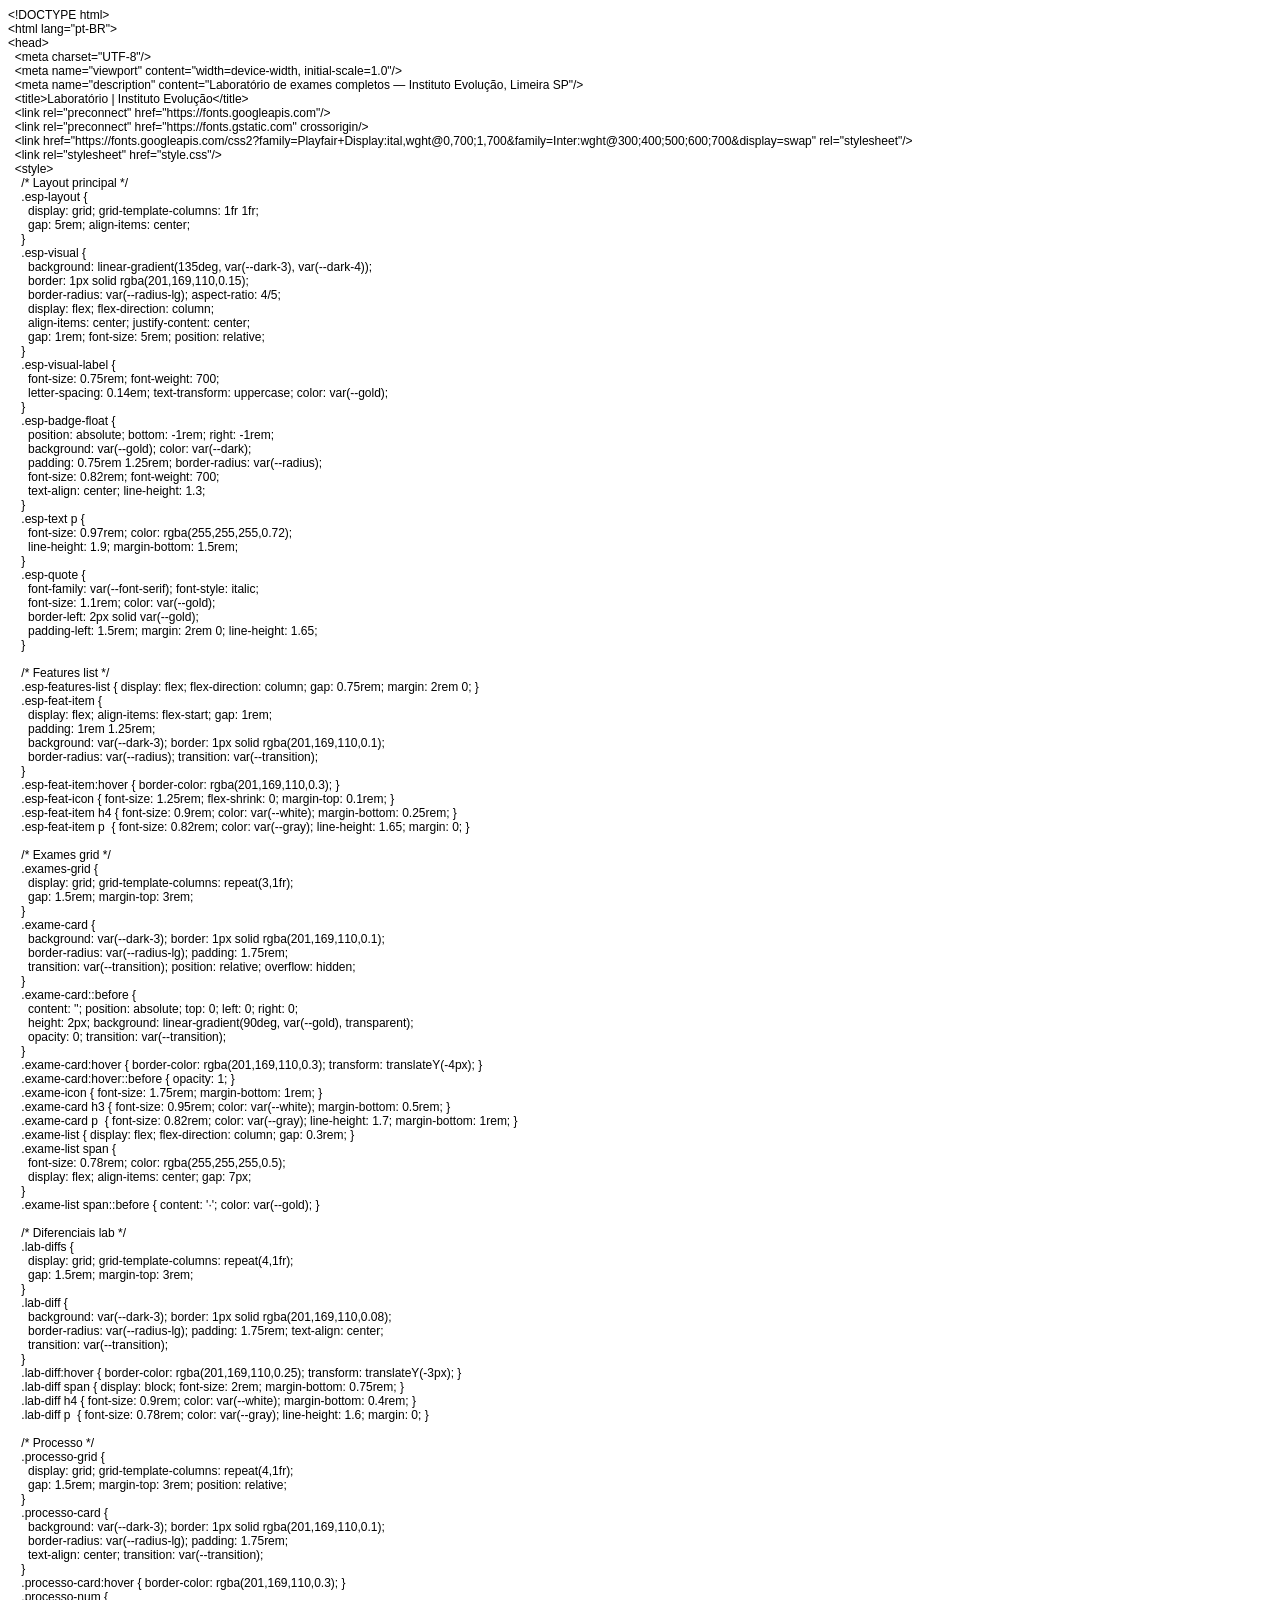
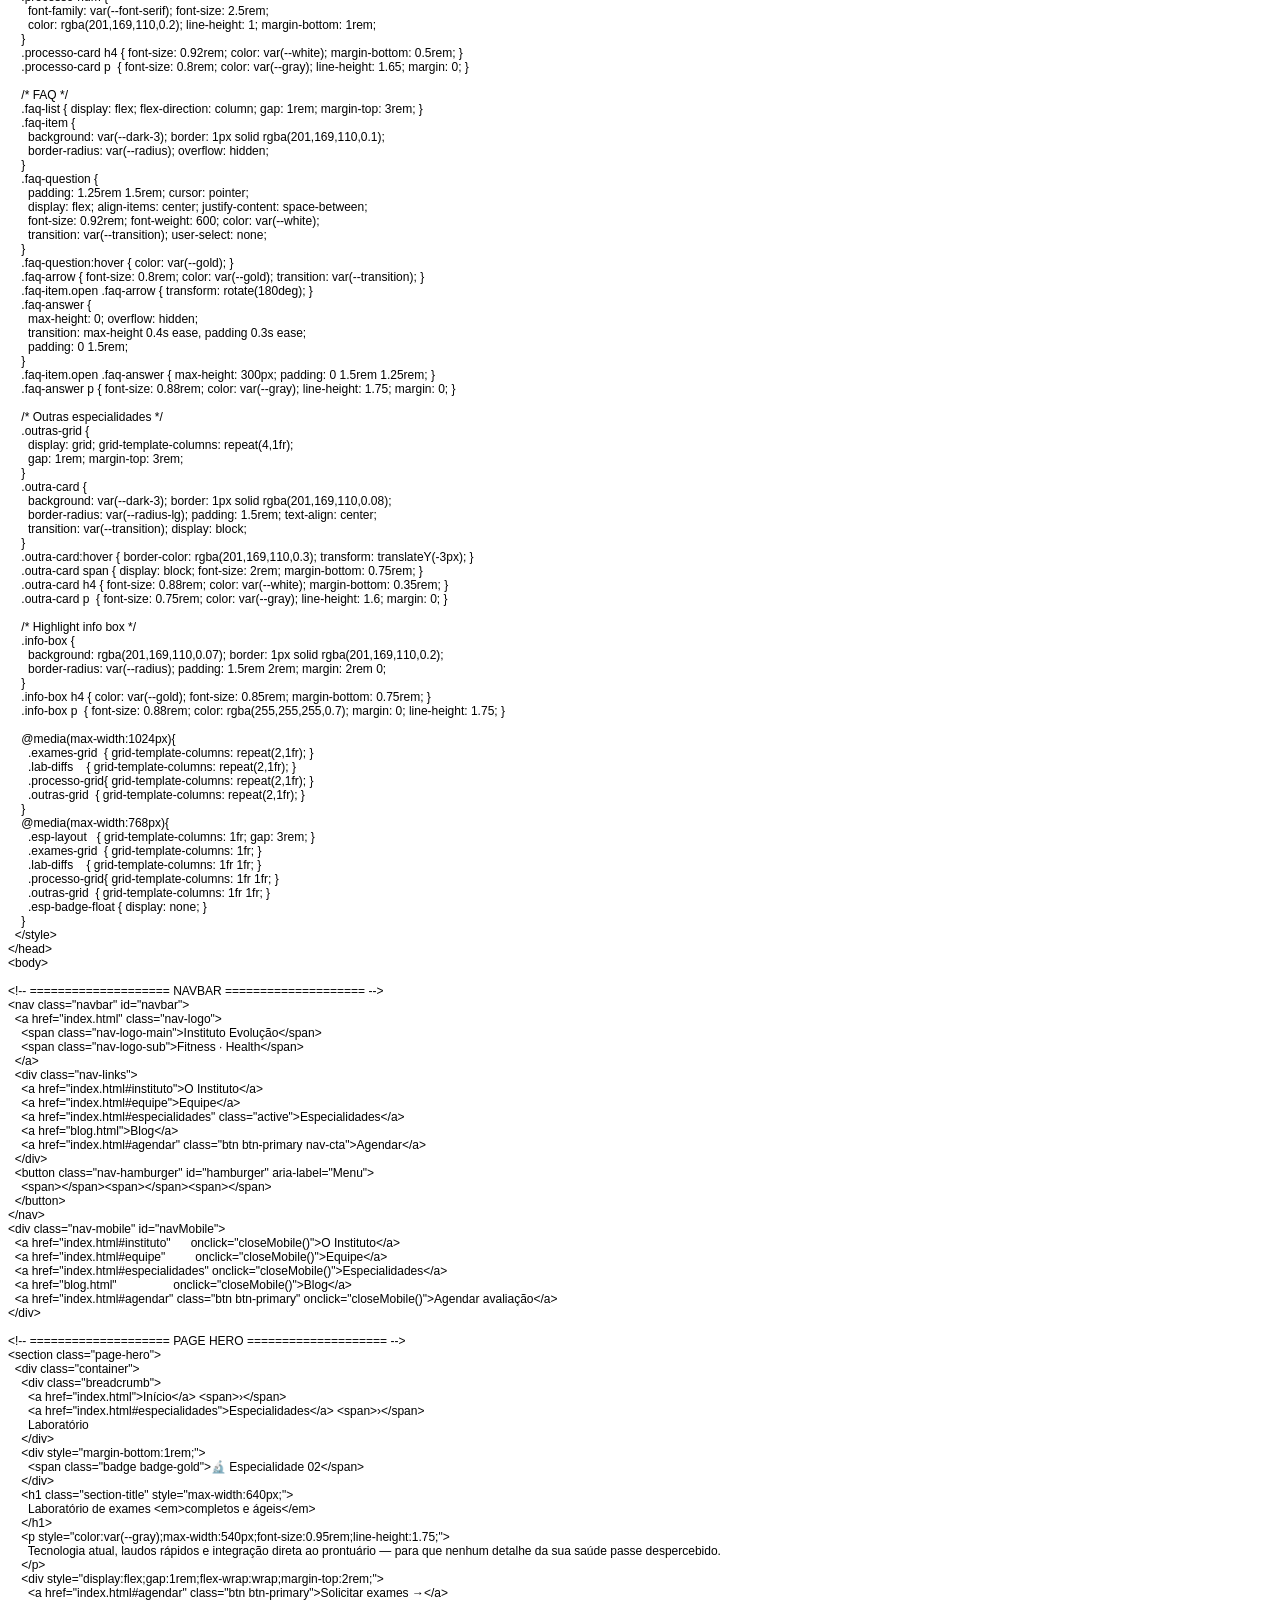
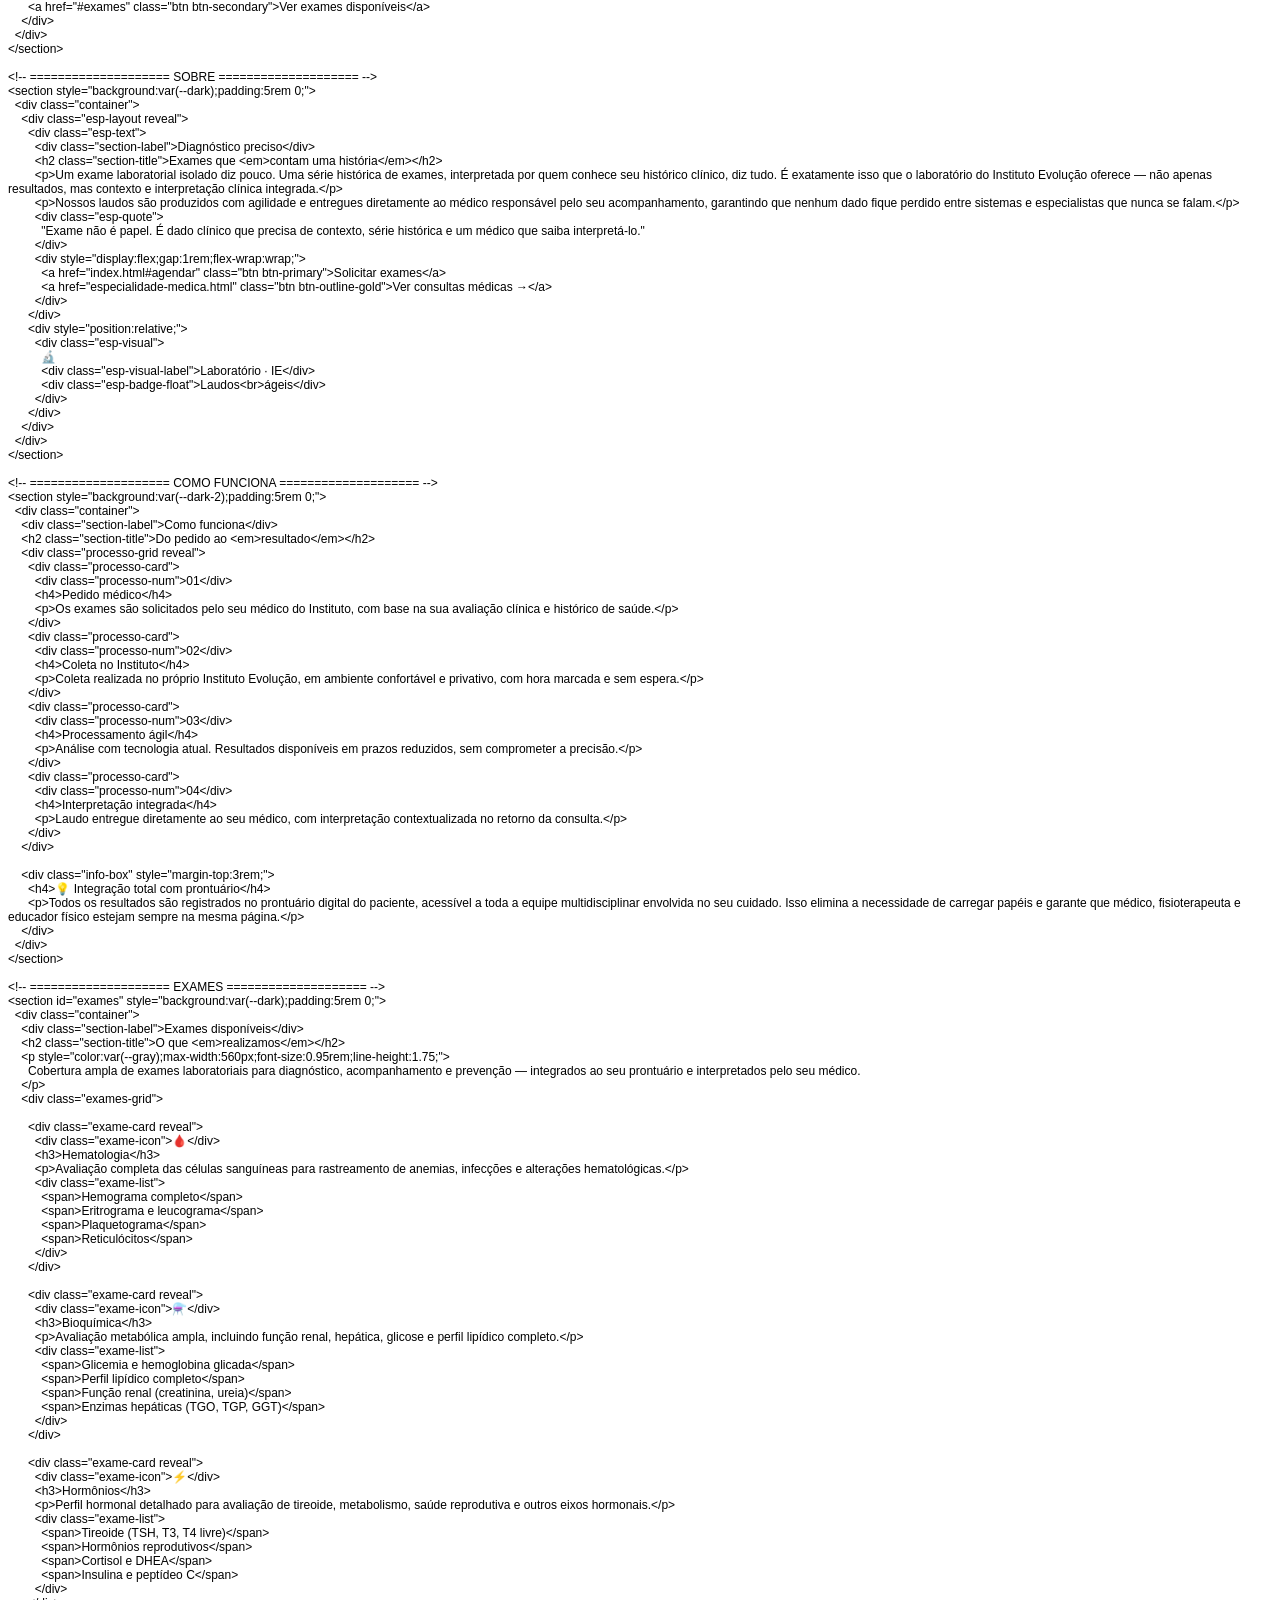
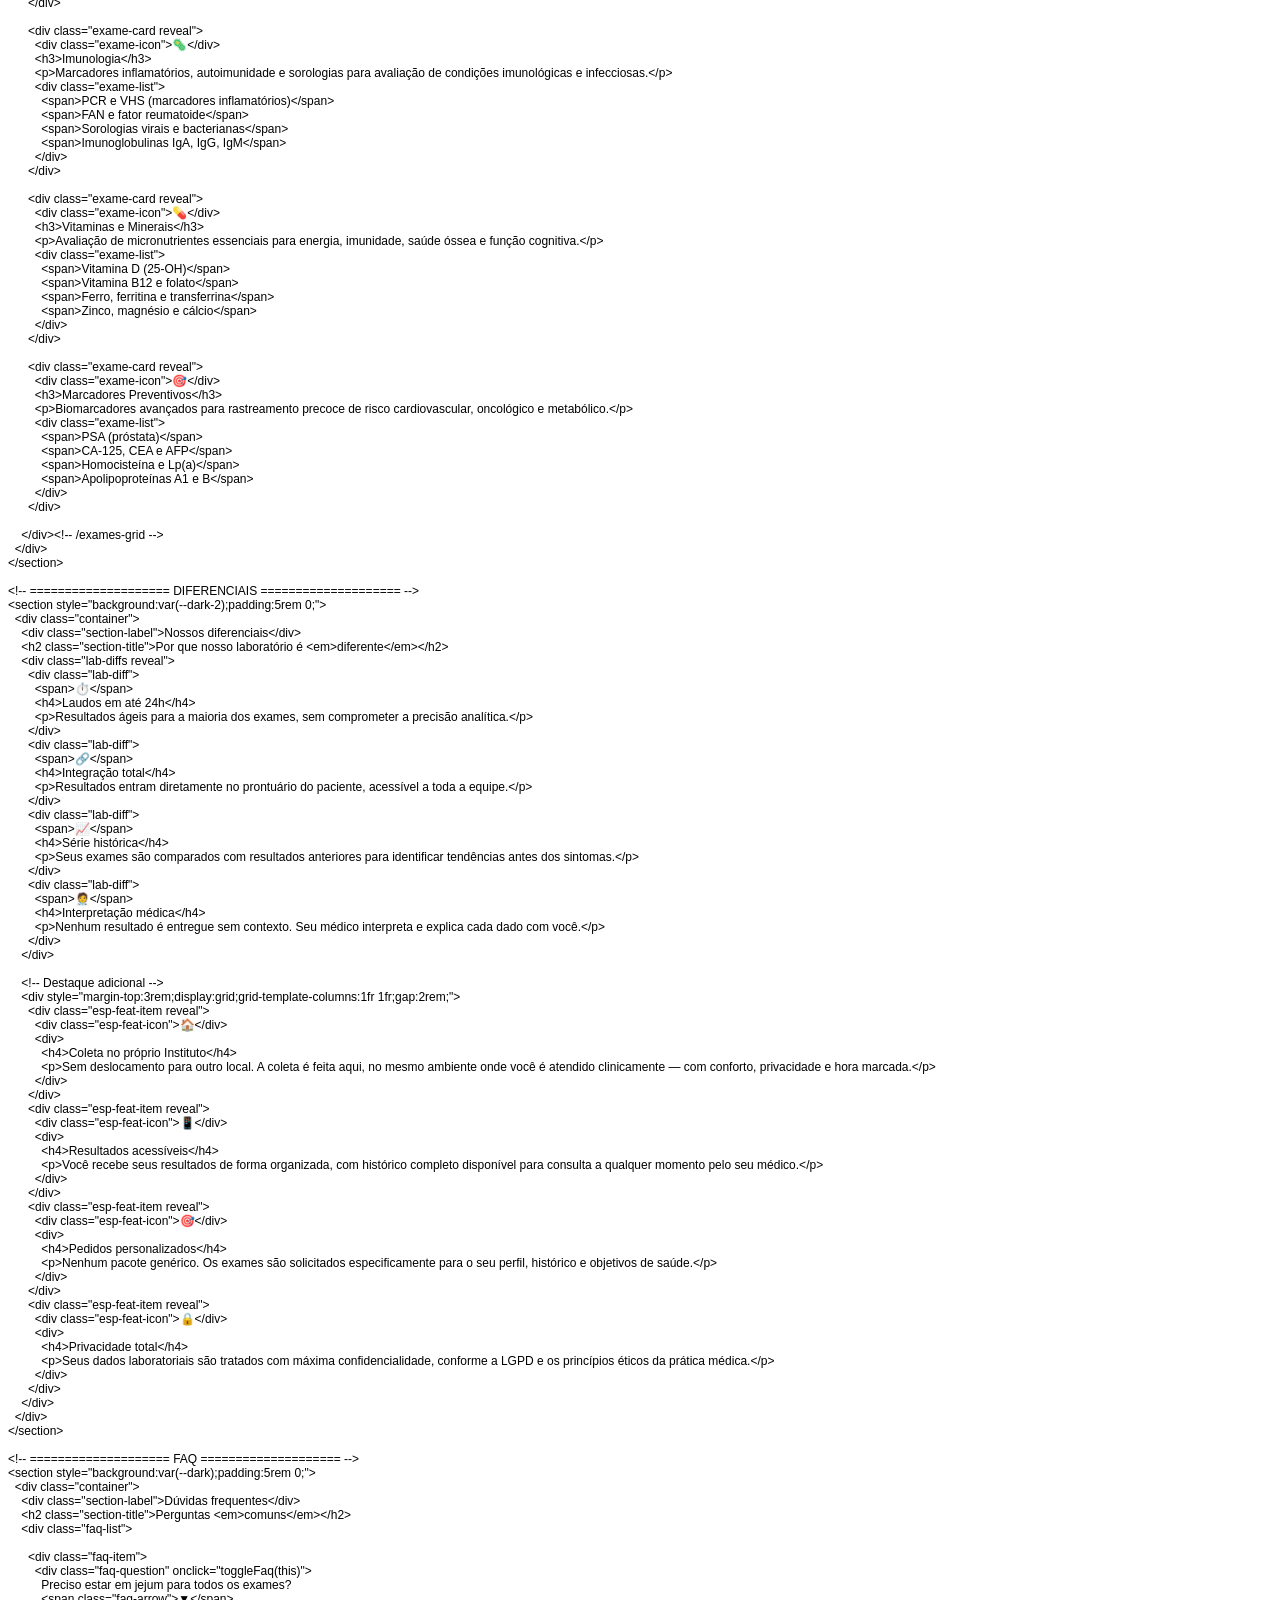
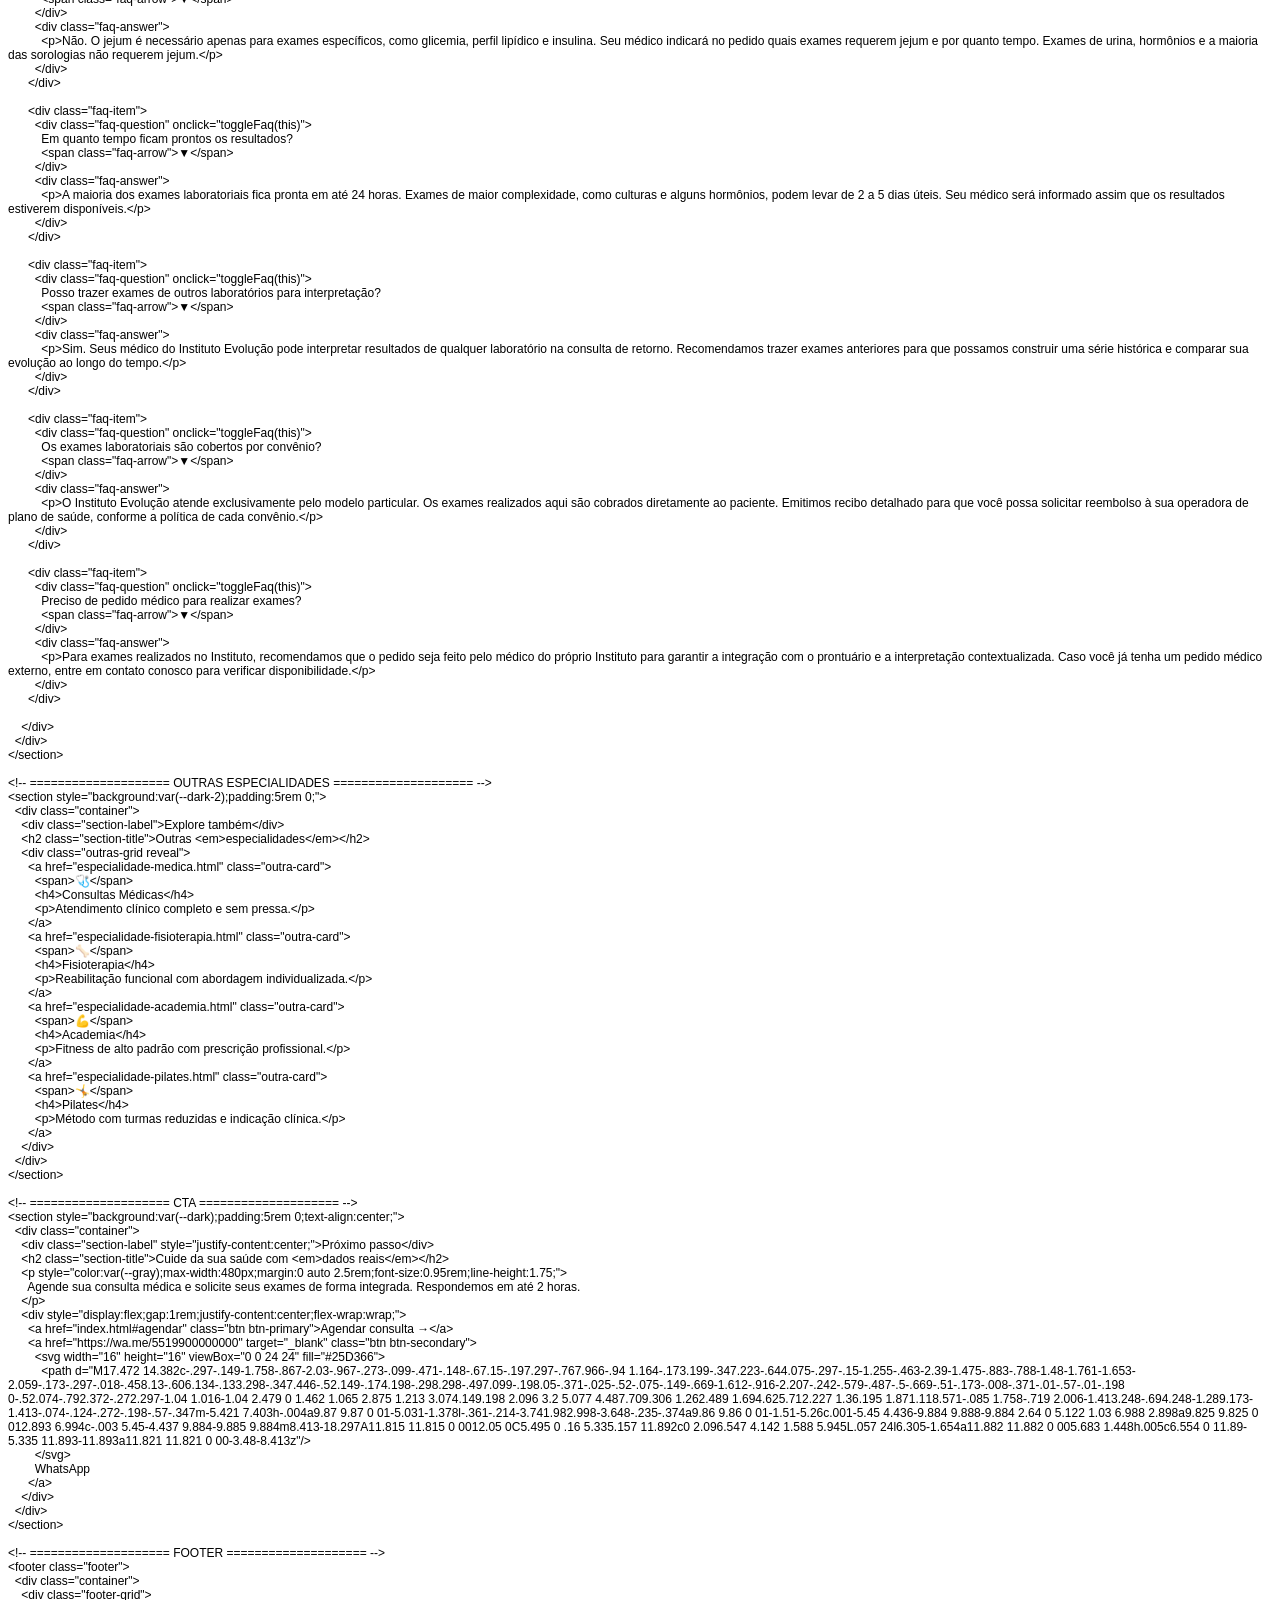
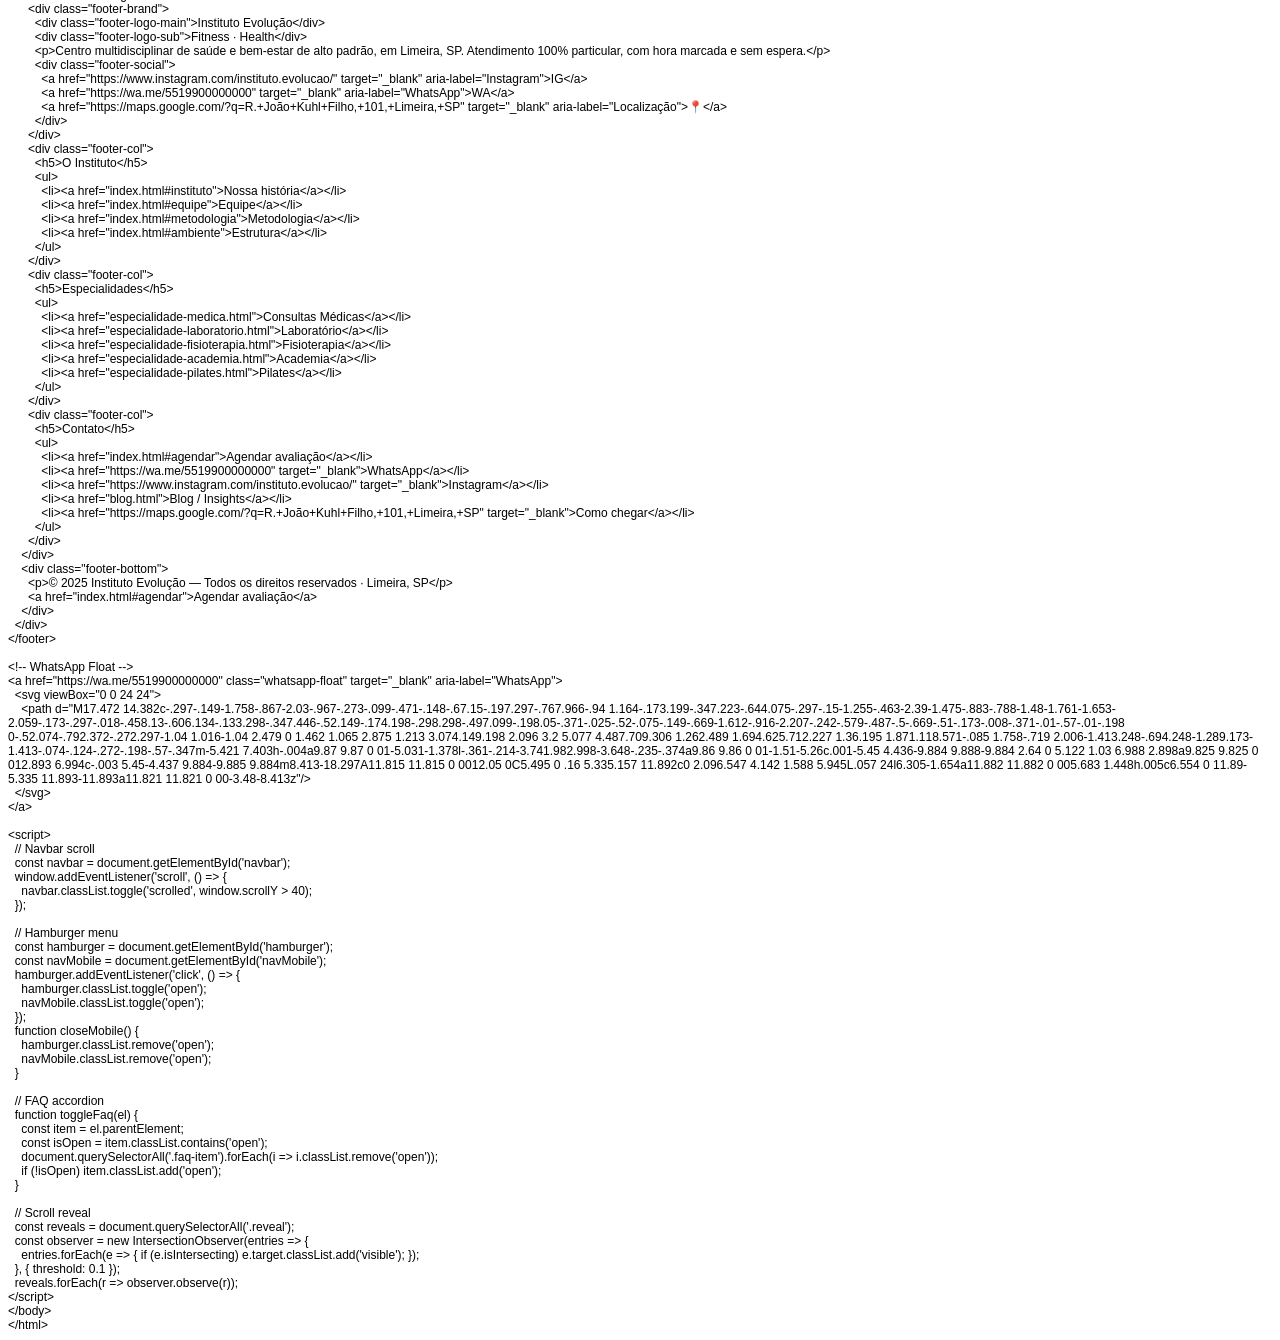
<file: especialidade-laboratorio.html>
<!DOCTYPE html PUBLIC "-//W3C//DTD HTML 4.01//EN" "http://www.w3.org/TR/html4/strict.dtd">
<html>
<head>
  <meta http-equiv="Content-Type" content="text/html; charset=utf-8">
  <meta http-equiv="Content-Style-Type" content="text/css">
  <title></title>
  <meta name="Generator" content="Cocoa HTML Writer">
  <meta name="CocoaVersion" content="2575.5">
  <style type="text/css">
    p.p1 {margin: 0.0px 0.0px 0.0px 0.0px; font: 12.0px Helvetica}
    p.p2 {margin: 0.0px 0.0px 0.0px 0.0px; font: 12.0px Helvetica; min-height: 14.0px}
  </style>
</head>
<body>
<p class="p1">&lt;!DOCTYPE html&gt;</p>
<p class="p1">&lt;html lang="pt-BR"&gt;</p>
<p class="p1">&lt;head&gt;</p>
<p class="p1"><span class="Apple-converted-space">  </span>&lt;meta charset="UTF-8"/&gt;</p>
<p class="p1"><span class="Apple-converted-space">  </span>&lt;meta name="viewport" content="width=device-width, initial-scale=1.0"/&gt;</p>
<p class="p1"><span class="Apple-converted-space">  </span>&lt;meta name="description" content="Laboratório de exames completos — Instituto Evolução, Limeira SP"/&gt;</p>
<p class="p1"><span class="Apple-converted-space">  </span>&lt;title&gt;Laboratório | Instituto Evolução&lt;/title&gt;</p>
<p class="p1"><span class="Apple-converted-space">  </span>&lt;link rel="preconnect" href="https://fonts.googleapis.com"/&gt;</p>
<p class="p1"><span class="Apple-converted-space">  </span>&lt;link rel="preconnect" href="https://fonts.gstatic.com" crossorigin/&gt;</p>
<p class="p1"><span class="Apple-converted-space">  </span>&lt;link href="https://fonts.googleapis.com/css2?family=Playfair+Display:ital,wght@0,700;1,700&amp;family=Inter:wght@300;400;500;600;700&amp;display=swap" rel="stylesheet"/&gt;</p>
<p class="p1"><span class="Apple-converted-space">  </span>&lt;link rel="stylesheet" href="style.css"/&gt;</p>
<p class="p1"><span class="Apple-converted-space">  </span>&lt;style&gt;</p>
<p class="p1"><span class="Apple-converted-space">    </span>/* Layout principal */</p>
<p class="p1"><span class="Apple-converted-space">    </span>.esp-layout {</p>
<p class="p1"><span class="Apple-converted-space">      </span>display: grid; grid-template-columns: 1fr 1fr;</p>
<p class="p1"><span class="Apple-converted-space">      </span>gap: 5rem; align-items: center;</p>
<p class="p1"><span class="Apple-converted-space">    </span>}</p>
<p class="p1"><span class="Apple-converted-space">    </span>.esp-visual {</p>
<p class="p1"><span class="Apple-converted-space">      </span>background: linear-gradient(135deg, var(--dark-3), var(--dark-4));</p>
<p class="p1"><span class="Apple-converted-space">      </span>border: 1px solid rgba(201,169,110,0.15);</p>
<p class="p1"><span class="Apple-converted-space">      </span>border-radius: var(--radius-lg); aspect-ratio: 4/5;</p>
<p class="p1"><span class="Apple-converted-space">      </span>display: flex; flex-direction: column;</p>
<p class="p1"><span class="Apple-converted-space">      </span>align-items: center; justify-content: center;</p>
<p class="p1"><span class="Apple-converted-space">      </span>gap: 1rem; font-size: 5rem; position: relative;</p>
<p class="p1"><span class="Apple-converted-space">    </span>}</p>
<p class="p1"><span class="Apple-converted-space">    </span>.esp-visual-label {</p>
<p class="p1"><span class="Apple-converted-space">      </span>font-size: 0.75rem; font-weight: 700;</p>
<p class="p1"><span class="Apple-converted-space">      </span>letter-spacing: 0.14em; text-transform: uppercase; color: var(--gold);</p>
<p class="p1"><span class="Apple-converted-space">    </span>}</p>
<p class="p1"><span class="Apple-converted-space">    </span>.esp-badge-float {</p>
<p class="p1"><span class="Apple-converted-space">      </span>position: absolute; bottom: -1rem; right: -1rem;</p>
<p class="p1"><span class="Apple-converted-space">      </span>background: var(--gold); color: var(--dark);</p>
<p class="p1"><span class="Apple-converted-space">      </span>padding: 0.75rem 1.25rem; border-radius: var(--radius);</p>
<p class="p1"><span class="Apple-converted-space">      </span>font-size: 0.82rem; font-weight: 700;</p>
<p class="p1"><span class="Apple-converted-space">      </span>text-align: center; line-height: 1.3;</p>
<p class="p1"><span class="Apple-converted-space">    </span>}</p>
<p class="p1"><span class="Apple-converted-space">    </span>.esp-text p {</p>
<p class="p1"><span class="Apple-converted-space">      </span>font-size: 0.97rem; color: rgba(255,255,255,0.72);</p>
<p class="p1"><span class="Apple-converted-space">      </span>line-height: 1.9; margin-bottom: 1.5rem;</p>
<p class="p1"><span class="Apple-converted-space">    </span>}</p>
<p class="p1"><span class="Apple-converted-space">    </span>.esp-quote {</p>
<p class="p1"><span class="Apple-converted-space">      </span>font-family: var(--font-serif); font-style: italic;</p>
<p class="p1"><span class="Apple-converted-space">      </span>font-size: 1.1rem; color: var(--gold);</p>
<p class="p1"><span class="Apple-converted-space">      </span>border-left: 2px solid var(--gold);</p>
<p class="p1"><span class="Apple-converted-space">      </span>padding-left: 1.5rem; margin: 2rem 0; line-height: 1.65;</p>
<p class="p1"><span class="Apple-converted-space">    </span>}</p>
<p class="p2"><br></p>
<p class="p1"><span class="Apple-converted-space">    </span>/* Features list */</p>
<p class="p1"><span class="Apple-converted-space">    </span>.esp-features-list { display: flex; flex-direction: column; gap: 0.75rem; margin: 2rem 0; }</p>
<p class="p1"><span class="Apple-converted-space">    </span>.esp-feat-item {</p>
<p class="p1"><span class="Apple-converted-space">      </span>display: flex; align-items: flex-start; gap: 1rem;</p>
<p class="p1"><span class="Apple-converted-space">      </span>padding: 1rem 1.25rem;</p>
<p class="p1"><span class="Apple-converted-space">      </span>background: var(--dark-3); border: 1px solid rgba(201,169,110,0.1);</p>
<p class="p1"><span class="Apple-converted-space">      </span>border-radius: var(--radius); transition: var(--transition);</p>
<p class="p1"><span class="Apple-converted-space">    </span>}</p>
<p class="p1"><span class="Apple-converted-space">    </span>.esp-feat-item:hover { border-color: rgba(201,169,110,0.3); }</p>
<p class="p1"><span class="Apple-converted-space">    </span>.esp-feat-icon { font-size: 1.25rem; flex-shrink: 0; margin-top: 0.1rem; }</p>
<p class="p1"><span class="Apple-converted-space">    </span>.esp-feat-item h4 { font-size: 0.9rem; color: var(--white); margin-bottom: 0.25rem; }</p>
<p class="p1"><span class="Apple-converted-space">    </span>.esp-feat-item p<span class="Apple-converted-space">  </span>{ font-size: 0.82rem; color: var(--gray); line-height: 1.65; margin: 0; }</p>
<p class="p2"><br></p>
<p class="p1"><span class="Apple-converted-space">    </span>/* Exames grid */</p>
<p class="p1"><span class="Apple-converted-space">    </span>.exames-grid {</p>
<p class="p1"><span class="Apple-converted-space">      </span>display: grid; grid-template-columns: repeat(3,1fr);</p>
<p class="p1"><span class="Apple-converted-space">      </span>gap: 1.5rem; margin-top: 3rem;</p>
<p class="p1"><span class="Apple-converted-space">    </span>}</p>
<p class="p1"><span class="Apple-converted-space">    </span>.exame-card {</p>
<p class="p1"><span class="Apple-converted-space">      </span>background: var(--dark-3); border: 1px solid rgba(201,169,110,0.1);</p>
<p class="p1"><span class="Apple-converted-space">      </span>border-radius: var(--radius-lg); padding: 1.75rem;</p>
<p class="p1"><span class="Apple-converted-space">      </span>transition: var(--transition); position: relative; overflow: hidden;</p>
<p class="p1"><span class="Apple-converted-space">    </span>}</p>
<p class="p1"><span class="Apple-converted-space">    </span>.exame-card::before {</p>
<p class="p1"><span class="Apple-converted-space">      </span>content: ''; position: absolute; top: 0; left: 0; right: 0;</p>
<p class="p1"><span class="Apple-converted-space">      </span>height: 2px; background: linear-gradient(90deg, var(--gold), transparent);</p>
<p class="p1"><span class="Apple-converted-space">      </span>opacity: 0; transition: var(--transition);</p>
<p class="p1"><span class="Apple-converted-space">    </span>}</p>
<p class="p1"><span class="Apple-converted-space">    </span>.exame-card:hover { border-color: rgba(201,169,110,0.3); transform: translateY(-4px); }</p>
<p class="p1"><span class="Apple-converted-space">    </span>.exame-card:hover::before { opacity: 1; }</p>
<p class="p1"><span class="Apple-converted-space">    </span>.exame-icon { font-size: 1.75rem; margin-bottom: 1rem; }</p>
<p class="p1"><span class="Apple-converted-space">    </span>.exame-card h3 { font-size: 0.95rem; color: var(--white); margin-bottom: 0.5rem; }</p>
<p class="p1"><span class="Apple-converted-space">    </span>.exame-card p<span class="Apple-converted-space">  </span>{ font-size: 0.82rem; color: var(--gray); line-height: 1.7; margin-bottom: 1rem; }</p>
<p class="p1"><span class="Apple-converted-space">    </span>.exame-list { display: flex; flex-direction: column; gap: 0.3rem; }</p>
<p class="p1"><span class="Apple-converted-space">    </span>.exame-list span {</p>
<p class="p1"><span class="Apple-converted-space">      </span>font-size: 0.78rem; color: rgba(255,255,255,0.5);</p>
<p class="p1"><span class="Apple-converted-space">      </span>display: flex; align-items: center; gap: 7px;</p>
<p class="p1"><span class="Apple-converted-space">    </span>}</p>
<p class="p1"><span class="Apple-converted-space">    </span>.exame-list span::before { content: '·'; color: var(--gold); }</p>
<p class="p2"><br></p>
<p class="p1"><span class="Apple-converted-space">    </span>/* Diferenciais lab */</p>
<p class="p1"><span class="Apple-converted-space">    </span>.lab-diffs {</p>
<p class="p1"><span class="Apple-converted-space">      </span>display: grid; grid-template-columns: repeat(4,1fr);</p>
<p class="p1"><span class="Apple-converted-space">      </span>gap: 1.5rem; margin-top: 3rem;</p>
<p class="p1"><span class="Apple-converted-space">    </span>}</p>
<p class="p1"><span class="Apple-converted-space">    </span>.lab-diff {</p>
<p class="p1"><span class="Apple-converted-space">      </span>background: var(--dark-3); border: 1px solid rgba(201,169,110,0.08);</p>
<p class="p1"><span class="Apple-converted-space">      </span>border-radius: var(--radius-lg); padding: 1.75rem; text-align: center;</p>
<p class="p1"><span class="Apple-converted-space">      </span>transition: var(--transition);</p>
<p class="p1"><span class="Apple-converted-space">    </span>}</p>
<p class="p1"><span class="Apple-converted-space">    </span>.lab-diff:hover { border-color: rgba(201,169,110,0.25); transform: translateY(-3px); }</p>
<p class="p1"><span class="Apple-converted-space">    </span>.lab-diff span { display: block; font-size: 2rem; margin-bottom: 0.75rem; }</p>
<p class="p1"><span class="Apple-converted-space">    </span>.lab-diff h4 { font-size: 0.9rem; color: var(--white); margin-bottom: 0.4rem; }</p>
<p class="p1"><span class="Apple-converted-space">    </span>.lab-diff p<span class="Apple-converted-space">  </span>{ font-size: 0.78rem; color: var(--gray); line-height: 1.6; margin: 0; }</p>
<p class="p2"><br></p>
<p class="p1"><span class="Apple-converted-space">    </span>/* Processo */</p>
<p class="p1"><span class="Apple-converted-space">    </span>.processo-grid {</p>
<p class="p1"><span class="Apple-converted-space">      </span>display: grid; grid-template-columns: repeat(4,1fr);</p>
<p class="p1"><span class="Apple-converted-space">      </span>gap: 1.5rem; margin-top: 3rem; position: relative;</p>
<p class="p1"><span class="Apple-converted-space">    </span>}</p>
<p class="p1"><span class="Apple-converted-space">    </span>.processo-card {</p>
<p class="p1"><span class="Apple-converted-space">      </span>background: var(--dark-3); border: 1px solid rgba(201,169,110,0.1);</p>
<p class="p1"><span class="Apple-converted-space">      </span>border-radius: var(--radius-lg); padding: 1.75rem;</p>
<p class="p1"><span class="Apple-converted-space">      </span>text-align: center; transition: var(--transition);</p>
<p class="p1"><span class="Apple-converted-space">    </span>}</p>
<p class="p1"><span class="Apple-converted-space">    </span>.processo-card:hover { border-color: rgba(201,169,110,0.3); }</p>
<p class="p1"><span class="Apple-converted-space">    </span>.processo-num {</p>
<p class="p1"><span class="Apple-converted-space">      </span>font-family: var(--font-serif); font-size: 2.5rem;</p>
<p class="p1"><span class="Apple-converted-space">      </span>color: rgba(201,169,110,0.2); line-height: 1; margin-bottom: 1rem;</p>
<p class="p1"><span class="Apple-converted-space">    </span>}</p>
<p class="p1"><span class="Apple-converted-space">    </span>.processo-card h4 { font-size: 0.92rem; color: var(--white); margin-bottom: 0.5rem; }</p>
<p class="p1"><span class="Apple-converted-space">    </span>.processo-card p<span class="Apple-converted-space">  </span>{ font-size: 0.8rem; color: var(--gray); line-height: 1.65; margin: 0; }</p>
<p class="p2"><br></p>
<p class="p1"><span class="Apple-converted-space">    </span>/* FAQ */</p>
<p class="p1"><span class="Apple-converted-space">    </span>.faq-list { display: flex; flex-direction: column; gap: 1rem; margin-top: 3rem; }</p>
<p class="p1"><span class="Apple-converted-space">    </span>.faq-item {</p>
<p class="p1"><span class="Apple-converted-space">      </span>background: var(--dark-3); border: 1px solid rgba(201,169,110,0.1);</p>
<p class="p1"><span class="Apple-converted-space">      </span>border-radius: var(--radius); overflow: hidden;</p>
<p class="p1"><span class="Apple-converted-space">    </span>}</p>
<p class="p1"><span class="Apple-converted-space">    </span>.faq-question {</p>
<p class="p1"><span class="Apple-converted-space">      </span>padding: 1.25rem 1.5rem; cursor: pointer;</p>
<p class="p1"><span class="Apple-converted-space">      </span>display: flex; align-items: center; justify-content: space-between;</p>
<p class="p1"><span class="Apple-converted-space">      </span>font-size: 0.92rem; font-weight: 600; color: var(--white);</p>
<p class="p1"><span class="Apple-converted-space">      </span>transition: var(--transition); user-select: none;</p>
<p class="p1"><span class="Apple-converted-space">    </span>}</p>
<p class="p1"><span class="Apple-converted-space">    </span>.faq-question:hover { color: var(--gold); }</p>
<p class="p1"><span class="Apple-converted-space">    </span>.faq-arrow { font-size: 0.8rem; color: var(--gold); transition: var(--transition); }</p>
<p class="p1"><span class="Apple-converted-space">    </span>.faq-item.open .faq-arrow { transform: rotate(180deg); }</p>
<p class="p1"><span class="Apple-converted-space">    </span>.faq-answer {</p>
<p class="p1"><span class="Apple-converted-space">      </span>max-height: 0; overflow: hidden;</p>
<p class="p1"><span class="Apple-converted-space">      </span>transition: max-height 0.4s ease, padding 0.3s ease;</p>
<p class="p1"><span class="Apple-converted-space">      </span>padding: 0 1.5rem;</p>
<p class="p1"><span class="Apple-converted-space">    </span>}</p>
<p class="p1"><span class="Apple-converted-space">    </span>.faq-item.open .faq-answer { max-height: 300px; padding: 0 1.5rem 1.25rem; }</p>
<p class="p1"><span class="Apple-converted-space">    </span>.faq-answer p { font-size: 0.88rem; color: var(--gray); line-height: 1.75; margin: 0; }</p>
<p class="p2"><br></p>
<p class="p1"><span class="Apple-converted-space">    </span>/* Outras especialidades */</p>
<p class="p1"><span class="Apple-converted-space">    </span>.outras-grid {</p>
<p class="p1"><span class="Apple-converted-space">      </span>display: grid; grid-template-columns: repeat(4,1fr);</p>
<p class="p1"><span class="Apple-converted-space">      </span>gap: 1rem; margin-top: 3rem;</p>
<p class="p1"><span class="Apple-converted-space">    </span>}</p>
<p class="p1"><span class="Apple-converted-space">    </span>.outra-card {</p>
<p class="p1"><span class="Apple-converted-space">      </span>background: var(--dark-3); border: 1px solid rgba(201,169,110,0.08);</p>
<p class="p1"><span class="Apple-converted-space">      </span>border-radius: var(--radius-lg); padding: 1.5rem; text-align: center;</p>
<p class="p1"><span class="Apple-converted-space">      </span>transition: var(--transition); display: block;</p>
<p class="p1"><span class="Apple-converted-space">    </span>}</p>
<p class="p1"><span class="Apple-converted-space">    </span>.outra-card:hover { border-color: rgba(201,169,110,0.3); transform: translateY(-3px); }</p>
<p class="p1"><span class="Apple-converted-space">    </span>.outra-card span { display: block; font-size: 2rem; margin-bottom: 0.75rem; }</p>
<p class="p1"><span class="Apple-converted-space">    </span>.outra-card h4 { font-size: 0.88rem; color: var(--white); margin-bottom: 0.35rem; }</p>
<p class="p1"><span class="Apple-converted-space">    </span>.outra-card p<span class="Apple-converted-space">  </span>{ font-size: 0.75rem; color: var(--gray); line-height: 1.6; margin: 0; }</p>
<p class="p2"><br></p>
<p class="p1"><span class="Apple-converted-space">    </span>/* Highlight info box */</p>
<p class="p1"><span class="Apple-converted-space">    </span>.info-box {</p>
<p class="p1"><span class="Apple-converted-space">      </span>background: rgba(201,169,110,0.07); border: 1px solid rgba(201,169,110,0.2);</p>
<p class="p1"><span class="Apple-converted-space">      </span>border-radius: var(--radius); padding: 1.5rem 2rem; margin: 2rem 0;</p>
<p class="p1"><span class="Apple-converted-space">    </span>}</p>
<p class="p1"><span class="Apple-converted-space">    </span>.info-box h4 { color: var(--gold); font-size: 0.85rem; margin-bottom: 0.75rem; }</p>
<p class="p1"><span class="Apple-converted-space">    </span>.info-box p<span class="Apple-converted-space">  </span>{ font-size: 0.88rem; color: rgba(255,255,255,0.7); margin: 0; line-height: 1.75; }</p>
<p class="p2"><br></p>
<p class="p1"><span class="Apple-converted-space">    </span>@media(max-width:1024px){</p>
<p class="p1"><span class="Apple-converted-space">      </span>.exames-grid<span class="Apple-converted-space">  </span>{ grid-template-columns: repeat(2,1fr); }</p>
<p class="p1"><span class="Apple-converted-space">      </span>.lab-diffs<span class="Apple-converted-space">    </span>{ grid-template-columns: repeat(2,1fr); }</p>
<p class="p1"><span class="Apple-converted-space">      </span>.processo-grid{ grid-template-columns: repeat(2,1fr); }</p>
<p class="p1"><span class="Apple-converted-space">      </span>.outras-grid<span class="Apple-converted-space">  </span>{ grid-template-columns: repeat(2,1fr); }</p>
<p class="p1"><span class="Apple-converted-space">    </span>}</p>
<p class="p1"><span class="Apple-converted-space">    </span>@media(max-width:768px){</p>
<p class="p1"><span class="Apple-converted-space">      </span>.esp-layout <span class="Apple-converted-space">  </span>{ grid-template-columns: 1fr; gap: 3rem; }</p>
<p class="p1"><span class="Apple-converted-space">      </span>.exames-grid<span class="Apple-converted-space">  </span>{ grid-template-columns: 1fr; }</p>
<p class="p1"><span class="Apple-converted-space">      </span>.lab-diffs<span class="Apple-converted-space">    </span>{ grid-template-columns: 1fr 1fr; }</p>
<p class="p1"><span class="Apple-converted-space">      </span>.processo-grid{ grid-template-columns: 1fr 1fr; }</p>
<p class="p1"><span class="Apple-converted-space">      </span>.outras-grid<span class="Apple-converted-space">  </span>{ grid-template-columns: 1fr 1fr; }</p>
<p class="p1"><span class="Apple-converted-space">      </span>.esp-badge-float { display: none; }</p>
<p class="p1"><span class="Apple-converted-space">    </span>}</p>
<p class="p1"><span class="Apple-converted-space">  </span>&lt;/style&gt;</p>
<p class="p1">&lt;/head&gt;</p>
<p class="p1">&lt;body&gt;</p>
<p class="p2"><br></p>
<p class="p1">&lt;!-- ==================== NAVBAR ==================== --&gt;</p>
<p class="p1">&lt;nav class="navbar" id="navbar"&gt;</p>
<p class="p1"><span class="Apple-converted-space">  </span>&lt;a href="index.html" class="nav-logo"&gt;</p>
<p class="p1"><span class="Apple-converted-space">    </span>&lt;span class="nav-logo-main"&gt;Instituto Evolução&lt;/span&gt;</p>
<p class="p1"><span class="Apple-converted-space">    </span>&lt;span class="nav-logo-sub"&gt;Fitness · Health&lt;/span&gt;</p>
<p class="p1"><span class="Apple-converted-space">  </span>&lt;/a&gt;</p>
<p class="p1"><span class="Apple-converted-space">  </span>&lt;div class="nav-links"&gt;</p>
<p class="p1"><span class="Apple-converted-space">    </span>&lt;a href="index.html#instituto"&gt;O Instituto&lt;/a&gt;</p>
<p class="p1"><span class="Apple-converted-space">    </span>&lt;a href="index.html#equipe"&gt;Equipe&lt;/a&gt;</p>
<p class="p1"><span class="Apple-converted-space">    </span>&lt;a href="index.html#especialidades" class="active"&gt;Especialidades&lt;/a&gt;</p>
<p class="p1"><span class="Apple-converted-space">    </span>&lt;a href="blog.html"&gt;Blog&lt;/a&gt;</p>
<p class="p1"><span class="Apple-converted-space">    </span>&lt;a href="index.html#agendar" class="btn btn-primary nav-cta"&gt;Agendar&lt;/a&gt;</p>
<p class="p1"><span class="Apple-converted-space">  </span>&lt;/div&gt;</p>
<p class="p1"><span class="Apple-converted-space">  </span>&lt;button class="nav-hamburger" id="hamburger" aria-label="Menu"&gt;</p>
<p class="p1"><span class="Apple-converted-space">    </span>&lt;span&gt;&lt;/span&gt;&lt;span&gt;&lt;/span&gt;&lt;span&gt;&lt;/span&gt;</p>
<p class="p1"><span class="Apple-converted-space">  </span>&lt;/button&gt;</p>
<p class="p1">&lt;/nav&gt;</p>
<p class="p1">&lt;div class="nav-mobile" id="navMobile"&gt;</p>
<p class="p1"><span class="Apple-converted-space">  </span>&lt;a href="index.html#instituto"<span class="Apple-converted-space">      </span>onclick="closeMobile()"&gt;O Instituto&lt;/a&gt;</p>
<p class="p1"><span class="Apple-converted-space">  </span>&lt;a href="index.html#equipe" <span class="Apple-converted-space">        </span>onclick="closeMobile()"&gt;Equipe&lt;/a&gt;</p>
<p class="p1"><span class="Apple-converted-space">  </span>&lt;a href="index.html#especialidades" onclick="closeMobile()"&gt;Especialidades&lt;/a&gt;</p>
<p class="p1"><span class="Apple-converted-space">  </span>&lt;a href="blog.html" <span class="Apple-converted-space">                </span>onclick="closeMobile()"&gt;Blog&lt;/a&gt;</p>
<p class="p1"><span class="Apple-converted-space">  </span>&lt;a href="index.html#agendar" class="btn btn-primary" onclick="closeMobile()"&gt;Agendar avaliação&lt;/a&gt;</p>
<p class="p1">&lt;/div&gt;</p>
<p class="p2"><br></p>
<p class="p1">&lt;!-- ==================== PAGE HERO ==================== --&gt;</p>
<p class="p1">&lt;section class="page-hero"&gt;</p>
<p class="p1"><span class="Apple-converted-space">  </span>&lt;div class="container"&gt;</p>
<p class="p1"><span class="Apple-converted-space">    </span>&lt;div class="breadcrumb"&gt;</p>
<p class="p1"><span class="Apple-converted-space">      </span>&lt;a href="index.html"&gt;Início&lt;/a&gt; &lt;span&gt;›&lt;/span&gt;</p>
<p class="p1"><span class="Apple-converted-space">      </span>&lt;a href="index.html#especialidades"&gt;Especialidades&lt;/a&gt; &lt;span&gt;›&lt;/span&gt;</p>
<p class="p1"><span class="Apple-converted-space">      </span>Laboratório</p>
<p class="p1"><span class="Apple-converted-space">    </span>&lt;/div&gt;</p>
<p class="p1"><span class="Apple-converted-space">    </span>&lt;div style="margin-bottom:1rem;"&gt;</p>
<p class="p1"><span class="Apple-converted-space">      </span>&lt;span class="badge badge-gold"&gt;🔬 Especialidade 02&lt;/span&gt;</p>
<p class="p1"><span class="Apple-converted-space">    </span>&lt;/div&gt;</p>
<p class="p1"><span class="Apple-converted-space">    </span>&lt;h1 class="section-title" style="max-width:640px;"&gt;</p>
<p class="p1"><span class="Apple-converted-space">      </span>Laboratório de exames &lt;em&gt;completos e ágeis&lt;/em&gt;</p>
<p class="p1"><span class="Apple-converted-space">    </span>&lt;/h1&gt;</p>
<p class="p1"><span class="Apple-converted-space">    </span>&lt;p style="color:var(--gray);max-width:540px;font-size:0.95rem;line-height:1.75;"&gt;</p>
<p class="p1"><span class="Apple-converted-space">      </span>Tecnologia atual, laudos rápidos e integração direta ao prontuário — para que nenhum detalhe da sua saúde passe despercebido.</p>
<p class="p1"><span class="Apple-converted-space">    </span>&lt;/p&gt;</p>
<p class="p1"><span class="Apple-converted-space">    </span>&lt;div style="display:flex;gap:1rem;flex-wrap:wrap;margin-top:2rem;"&gt;</p>
<p class="p1"><span class="Apple-converted-space">      </span>&lt;a href="index.html#agendar" class="btn btn-primary"&gt;Solicitar exames →&lt;/a&gt;</p>
<p class="p1"><span class="Apple-converted-space">      </span>&lt;a href="#exames" class="btn btn-secondary"&gt;Ver exames disponíveis&lt;/a&gt;</p>
<p class="p1"><span class="Apple-converted-space">    </span>&lt;/div&gt;</p>
<p class="p1"><span class="Apple-converted-space">  </span>&lt;/div&gt;</p>
<p class="p1">&lt;/section&gt;</p>
<p class="p2"><br></p>
<p class="p1">&lt;!-- ==================== SOBRE ==================== --&gt;</p>
<p class="p1">&lt;section style="background:var(--dark);padding:5rem 0;"&gt;</p>
<p class="p1"><span class="Apple-converted-space">  </span>&lt;div class="container"&gt;</p>
<p class="p1"><span class="Apple-converted-space">    </span>&lt;div class="esp-layout reveal"&gt;</p>
<p class="p1"><span class="Apple-converted-space">      </span>&lt;div class="esp-text"&gt;</p>
<p class="p1"><span class="Apple-converted-space">        </span>&lt;div class="section-label"&gt;Diagnóstico preciso&lt;/div&gt;</p>
<p class="p1"><span class="Apple-converted-space">        </span>&lt;h2 class="section-title"&gt;Exames que &lt;em&gt;contam uma história&lt;/em&gt;&lt;/h2&gt;</p>
<p class="p1"><span class="Apple-converted-space">        </span>&lt;p&gt;Um exame laboratorial isolado diz pouco. Uma série histórica de exames, interpretada por quem conhece seu histórico clínico, diz tudo. É exatamente isso que o laboratório do Instituto Evolução oferece — não apenas resultados, mas contexto e interpretação clínica integrada.&lt;/p&gt;</p>
<p class="p1"><span class="Apple-converted-space">        </span>&lt;p&gt;Nossos laudos são produzidos com agilidade e entregues diretamente ao médico responsável pelo seu acompanhamento, garantindo que nenhum dado fique perdido entre sistemas e especialistas que nunca se falam.&lt;/p&gt;</p>
<p class="p1"><span class="Apple-converted-space">        </span>&lt;div class="esp-quote"&gt;</p>
<p class="p1"><span class="Apple-converted-space">          </span>"Exame não é papel. É dado clínico que precisa de contexto, série histórica e um médico que saiba interpretá-lo."</p>
<p class="p1"><span class="Apple-converted-space">        </span>&lt;/div&gt;</p>
<p class="p1"><span class="Apple-converted-space">        </span>&lt;div style="display:flex;gap:1rem;flex-wrap:wrap;"&gt;</p>
<p class="p1"><span class="Apple-converted-space">          </span>&lt;a href="index.html#agendar" class="btn btn-primary"&gt;Solicitar exames&lt;/a&gt;</p>
<p class="p1"><span class="Apple-converted-space">          </span>&lt;a href="especialidade-medica.html" class="btn btn-outline-gold"&gt;Ver consultas médicas →&lt;/a&gt;</p>
<p class="p1"><span class="Apple-converted-space">        </span>&lt;/div&gt;</p>
<p class="p1"><span class="Apple-converted-space">      </span>&lt;/div&gt;</p>
<p class="p1"><span class="Apple-converted-space">      </span>&lt;div style="position:relative;"&gt;</p>
<p class="p1"><span class="Apple-converted-space">        </span>&lt;div class="esp-visual"&gt;</p>
<p class="p1"><span class="Apple-converted-space">          </span>🔬</p>
<p class="p1"><span class="Apple-converted-space">          </span>&lt;div class="esp-visual-label"&gt;Laboratório · IE&lt;/div&gt;</p>
<p class="p1"><span class="Apple-converted-space">          </span>&lt;div class="esp-badge-float"&gt;Laudos&lt;br&gt;ágeis&lt;/div&gt;</p>
<p class="p1"><span class="Apple-converted-space">        </span>&lt;/div&gt;</p>
<p class="p1"><span class="Apple-converted-space">      </span>&lt;/div&gt;</p>
<p class="p1"><span class="Apple-converted-space">    </span>&lt;/div&gt;</p>
<p class="p1"><span class="Apple-converted-space">  </span>&lt;/div&gt;</p>
<p class="p1">&lt;/section&gt;</p>
<p class="p2"><br></p>
<p class="p1">&lt;!-- ==================== COMO FUNCIONA ==================== --&gt;</p>
<p class="p1">&lt;section style="background:var(--dark-2);padding:5rem 0;"&gt;</p>
<p class="p1"><span class="Apple-converted-space">  </span>&lt;div class="container"&gt;</p>
<p class="p1"><span class="Apple-converted-space">    </span>&lt;div class="section-label"&gt;Como funciona&lt;/div&gt;</p>
<p class="p1"><span class="Apple-converted-space">    </span>&lt;h2 class="section-title"&gt;Do pedido ao &lt;em&gt;resultado&lt;/em&gt;&lt;/h2&gt;</p>
<p class="p1"><span class="Apple-converted-space">    </span>&lt;div class="processo-grid reveal"&gt;</p>
<p class="p1"><span class="Apple-converted-space">      </span>&lt;div class="processo-card"&gt;</p>
<p class="p1"><span class="Apple-converted-space">        </span>&lt;div class="processo-num"&gt;01&lt;/div&gt;</p>
<p class="p1"><span class="Apple-converted-space">        </span>&lt;h4&gt;Pedido médico&lt;/h4&gt;</p>
<p class="p1"><span class="Apple-converted-space">        </span>&lt;p&gt;Os exames são solicitados pelo seu médico do Instituto, com base na sua avaliação clínica e histórico de saúde.&lt;/p&gt;</p>
<p class="p1"><span class="Apple-converted-space">      </span>&lt;/div&gt;</p>
<p class="p1"><span class="Apple-converted-space">      </span>&lt;div class="processo-card"&gt;</p>
<p class="p1"><span class="Apple-converted-space">        </span>&lt;div class="processo-num"&gt;02&lt;/div&gt;</p>
<p class="p1"><span class="Apple-converted-space">        </span>&lt;h4&gt;Coleta no Instituto&lt;/h4&gt;</p>
<p class="p1"><span class="Apple-converted-space">        </span>&lt;p&gt;Coleta realizada no próprio Instituto Evolução, em ambiente confortável e privativo, com hora marcada e sem espera.&lt;/p&gt;</p>
<p class="p1"><span class="Apple-converted-space">      </span>&lt;/div&gt;</p>
<p class="p1"><span class="Apple-converted-space">      </span>&lt;div class="processo-card"&gt;</p>
<p class="p1"><span class="Apple-converted-space">        </span>&lt;div class="processo-num"&gt;03&lt;/div&gt;</p>
<p class="p1"><span class="Apple-converted-space">        </span>&lt;h4&gt;Processamento ágil&lt;/h4&gt;</p>
<p class="p1"><span class="Apple-converted-space">        </span>&lt;p&gt;Análise com tecnologia atual. Resultados disponíveis em prazos reduzidos, sem comprometer a precisão.&lt;/p&gt;</p>
<p class="p1"><span class="Apple-converted-space">      </span>&lt;/div&gt;</p>
<p class="p1"><span class="Apple-converted-space">      </span>&lt;div class="processo-card"&gt;</p>
<p class="p1"><span class="Apple-converted-space">        </span>&lt;div class="processo-num"&gt;04&lt;/div&gt;</p>
<p class="p1"><span class="Apple-converted-space">        </span>&lt;h4&gt;Interpretação integrada&lt;/h4&gt;</p>
<p class="p1"><span class="Apple-converted-space">        </span>&lt;p&gt;Laudo entregue diretamente ao seu médico, com interpretação contextualizada no retorno da consulta.&lt;/p&gt;</p>
<p class="p1"><span class="Apple-converted-space">      </span>&lt;/div&gt;</p>
<p class="p1"><span class="Apple-converted-space">    </span>&lt;/div&gt;</p>
<p class="p2"><br></p>
<p class="p1"><span class="Apple-converted-space">    </span>&lt;div class="info-box" style="margin-top:3rem;"&gt;</p>
<p class="p1"><span class="Apple-converted-space">      </span>&lt;h4&gt;💡 Integração total com prontuário&lt;/h4&gt;</p>
<p class="p1"><span class="Apple-converted-space">      </span>&lt;p&gt;Todos os resultados são registrados no prontuário digital do paciente, acessível a toda a equipe multidisciplinar envolvida no seu cuidado. Isso elimina a necessidade de carregar papéis e garante que médico, fisioterapeuta e educador físico estejam sempre na mesma página.&lt;/p&gt;</p>
<p class="p1"><span class="Apple-converted-space">    </span>&lt;/div&gt;</p>
<p class="p1"><span class="Apple-converted-space">  </span>&lt;/div&gt;</p>
<p class="p1">&lt;/section&gt;</p>
<p class="p2"><br></p>
<p class="p1">&lt;!-- ==================== EXAMES ==================== --&gt;</p>
<p class="p1">&lt;section id="exames" style="background:var(--dark);padding:5rem 0;"&gt;</p>
<p class="p1"><span class="Apple-converted-space">  </span>&lt;div class="container"&gt;</p>
<p class="p1"><span class="Apple-converted-space">    </span>&lt;div class="section-label"&gt;Exames disponíveis&lt;/div&gt;</p>
<p class="p1"><span class="Apple-converted-space">    </span>&lt;h2 class="section-title"&gt;O que &lt;em&gt;realizamos&lt;/em&gt;&lt;/h2&gt;</p>
<p class="p1"><span class="Apple-converted-space">    </span>&lt;p style="color:var(--gray);max-width:560px;font-size:0.95rem;line-height:1.75;"&gt;</p>
<p class="p1"><span class="Apple-converted-space">      </span>Cobertura ampla de exames laboratoriais para diagnóstico, acompanhamento e prevenção — integrados ao seu prontuário e interpretados pelo seu médico.</p>
<p class="p1"><span class="Apple-converted-space">    </span>&lt;/p&gt;</p>
<p class="p1"><span class="Apple-converted-space">    </span>&lt;div class="exames-grid"&gt;</p>
<p class="p2"><br></p>
<p class="p1"><span class="Apple-converted-space">      </span>&lt;div class="exame-card reveal"&gt;</p>
<p class="p1"><span class="Apple-converted-space">        </span>&lt;div class="exame-icon"&gt;🩸&lt;/div&gt;</p>
<p class="p1"><span class="Apple-converted-space">        </span>&lt;h3&gt;Hematologia&lt;/h3&gt;</p>
<p class="p1"><span class="Apple-converted-space">        </span>&lt;p&gt;Avaliação completa das células sanguíneas para rastreamento de anemias, infecções e alterações hematológicas.&lt;/p&gt;</p>
<p class="p1"><span class="Apple-converted-space">        </span>&lt;div class="exame-list"&gt;</p>
<p class="p1"><span class="Apple-converted-space">          </span>&lt;span&gt;Hemograma completo&lt;/span&gt;</p>
<p class="p1"><span class="Apple-converted-space">          </span>&lt;span&gt;Eritrograma e leucograma&lt;/span&gt;</p>
<p class="p1"><span class="Apple-converted-space">          </span>&lt;span&gt;Plaquetograma&lt;/span&gt;</p>
<p class="p1"><span class="Apple-converted-space">          </span>&lt;span&gt;Reticulócitos&lt;/span&gt;</p>
<p class="p1"><span class="Apple-converted-space">        </span>&lt;/div&gt;</p>
<p class="p1"><span class="Apple-converted-space">      </span>&lt;/div&gt;</p>
<p class="p2"><br></p>
<p class="p1"><span class="Apple-converted-space">      </span>&lt;div class="exame-card reveal"&gt;</p>
<p class="p1"><span class="Apple-converted-space">        </span>&lt;div class="exame-icon"&gt;⚗️&lt;/div&gt;</p>
<p class="p1"><span class="Apple-converted-space">        </span>&lt;h3&gt;Bioquímica&lt;/h3&gt;</p>
<p class="p1"><span class="Apple-converted-space">        </span>&lt;p&gt;Avaliação metabólica ampla, incluindo função renal, hepática, glicose e perfil lipídico completo.&lt;/p&gt;</p>
<p class="p1"><span class="Apple-converted-space">        </span>&lt;div class="exame-list"&gt;</p>
<p class="p1"><span class="Apple-converted-space">          </span>&lt;span&gt;Glicemia e hemoglobina glicada&lt;/span&gt;</p>
<p class="p1"><span class="Apple-converted-space">          </span>&lt;span&gt;Perfil lipídico completo&lt;/span&gt;</p>
<p class="p1"><span class="Apple-converted-space">          </span>&lt;span&gt;Função renal (creatinina, ureia)&lt;/span&gt;</p>
<p class="p1"><span class="Apple-converted-space">          </span>&lt;span&gt;Enzimas hepáticas (TGO, TGP, GGT)&lt;/span&gt;</p>
<p class="p1"><span class="Apple-converted-space">        </span>&lt;/div&gt;</p>
<p class="p1"><span class="Apple-converted-space">      </span>&lt;/div&gt;</p>
<p class="p2"><br></p>
<p class="p1"><span class="Apple-converted-space">      </span>&lt;div class="exame-card reveal"&gt;</p>
<p class="p1"><span class="Apple-converted-space">        </span>&lt;div class="exame-icon"&gt;⚡&lt;/div&gt;</p>
<p class="p1"><span class="Apple-converted-space">        </span>&lt;h3&gt;Hormônios&lt;/h3&gt;</p>
<p class="p1"><span class="Apple-converted-space">        </span>&lt;p&gt;Perfil hormonal detalhado para avaliação de tireoide, metabolismo, saúde reprodutiva e outros eixos hormonais.&lt;/p&gt;</p>
<p class="p1"><span class="Apple-converted-space">        </span>&lt;div class="exame-list"&gt;</p>
<p class="p1"><span class="Apple-converted-space">          </span>&lt;span&gt;Tireoide (TSH, T3, T4 livre)&lt;/span&gt;</p>
<p class="p1"><span class="Apple-converted-space">          </span>&lt;span&gt;Hormônios reprodutivos&lt;/span&gt;</p>
<p class="p1"><span class="Apple-converted-space">          </span>&lt;span&gt;Cortisol e DHEA&lt;/span&gt;</p>
<p class="p1"><span class="Apple-converted-space">          </span>&lt;span&gt;Insulina e peptídeo C&lt;/span&gt;</p>
<p class="p1"><span class="Apple-converted-space">        </span>&lt;/div&gt;</p>
<p class="p1"><span class="Apple-converted-space">      </span>&lt;/div&gt;</p>
<p class="p2"><br></p>
<p class="p1"><span class="Apple-converted-space">      </span>&lt;div class="exame-card reveal"&gt;</p>
<p class="p1"><span class="Apple-converted-space">        </span>&lt;div class="exame-icon"&gt;🦠&lt;/div&gt;</p>
<p class="p1"><span class="Apple-converted-space">        </span>&lt;h3&gt;Imunologia&lt;/h3&gt;</p>
<p class="p1"><span class="Apple-converted-space">        </span>&lt;p&gt;Marcadores inflamatórios, autoimunidade e sorologias para avaliação de condições imunológicas e infecciosas.&lt;/p&gt;</p>
<p class="p1"><span class="Apple-converted-space">        </span>&lt;div class="exame-list"&gt;</p>
<p class="p1"><span class="Apple-converted-space">          </span>&lt;span&gt;PCR e VHS (marcadores inflamatórios)&lt;/span&gt;</p>
<p class="p1"><span class="Apple-converted-space">          </span>&lt;span&gt;FAN e fator reumatoide&lt;/span&gt;</p>
<p class="p1"><span class="Apple-converted-space">          </span>&lt;span&gt;Sorologias virais e bacterianas&lt;/span&gt;</p>
<p class="p1"><span class="Apple-converted-space">          </span>&lt;span&gt;Imunoglobulinas IgA, IgG, IgM&lt;/span&gt;</p>
<p class="p1"><span class="Apple-converted-space">        </span>&lt;/div&gt;</p>
<p class="p1"><span class="Apple-converted-space">      </span>&lt;/div&gt;</p>
<p class="p2"><br></p>
<p class="p1"><span class="Apple-converted-space">      </span>&lt;div class="exame-card reveal"&gt;</p>
<p class="p1"><span class="Apple-converted-space">        </span>&lt;div class="exame-icon"&gt;💊&lt;/div&gt;</p>
<p class="p1"><span class="Apple-converted-space">        </span>&lt;h3&gt;Vitaminas e Minerais&lt;/h3&gt;</p>
<p class="p1"><span class="Apple-converted-space">        </span>&lt;p&gt;Avaliação de micronutrientes essenciais para energia, imunidade, saúde óssea e função cognitiva.&lt;/p&gt;</p>
<p class="p1"><span class="Apple-converted-space">        </span>&lt;div class="exame-list"&gt;</p>
<p class="p1"><span class="Apple-converted-space">          </span>&lt;span&gt;Vitamina D (25-OH)&lt;/span&gt;</p>
<p class="p1"><span class="Apple-converted-space">          </span>&lt;span&gt;Vitamina B12 e folato&lt;/span&gt;</p>
<p class="p1"><span class="Apple-converted-space">          </span>&lt;span&gt;Ferro, ferritina e transferrina&lt;/span&gt;</p>
<p class="p1"><span class="Apple-converted-space">          </span>&lt;span&gt;Zinco, magnésio e cálcio&lt;/span&gt;</p>
<p class="p1"><span class="Apple-converted-space">        </span>&lt;/div&gt;</p>
<p class="p1"><span class="Apple-converted-space">      </span>&lt;/div&gt;</p>
<p class="p2"><br></p>
<p class="p1"><span class="Apple-converted-space">      </span>&lt;div class="exame-card reveal"&gt;</p>
<p class="p1"><span class="Apple-converted-space">        </span>&lt;div class="exame-icon"&gt;🎯&lt;/div&gt;</p>
<p class="p1"><span class="Apple-converted-space">        </span>&lt;h3&gt;Marcadores Preventivos&lt;/h3&gt;</p>
<p class="p1"><span class="Apple-converted-space">        </span>&lt;p&gt;Biomarcadores avançados para rastreamento precoce de risco cardiovascular, oncológico e metabólico.&lt;/p&gt;</p>
<p class="p1"><span class="Apple-converted-space">        </span>&lt;div class="exame-list"&gt;</p>
<p class="p1"><span class="Apple-converted-space">          </span>&lt;span&gt;PSA (próstata)&lt;/span&gt;</p>
<p class="p1"><span class="Apple-converted-space">          </span>&lt;span&gt;CA-125, CEA e AFP&lt;/span&gt;</p>
<p class="p1"><span class="Apple-converted-space">          </span>&lt;span&gt;Homocisteína e Lp(a)&lt;/span&gt;</p>
<p class="p1"><span class="Apple-converted-space">          </span>&lt;span&gt;Apolipoproteínas A1 e B&lt;/span&gt;</p>
<p class="p1"><span class="Apple-converted-space">        </span>&lt;/div&gt;</p>
<p class="p1"><span class="Apple-converted-space">      </span>&lt;/div&gt;</p>
<p class="p2"><br></p>
<p class="p1"><span class="Apple-converted-space">    </span>&lt;/div&gt;&lt;!-- /exames-grid --&gt;</p>
<p class="p1"><span class="Apple-converted-space">  </span>&lt;/div&gt;</p>
<p class="p1">&lt;/section&gt;</p>
<p class="p2"><br></p>
<p class="p1">&lt;!-- ==================== DIFERENCIAIS ==================== --&gt;</p>
<p class="p1">&lt;section style="background:var(--dark-2);padding:5rem 0;"&gt;</p>
<p class="p1"><span class="Apple-converted-space">  </span>&lt;div class="container"&gt;</p>
<p class="p1"><span class="Apple-converted-space">    </span>&lt;div class="section-label"&gt;Nossos diferenciais&lt;/div&gt;</p>
<p class="p1"><span class="Apple-converted-space">    </span>&lt;h2 class="section-title"&gt;Por que nosso laboratório é &lt;em&gt;diferente&lt;/em&gt;&lt;/h2&gt;</p>
<p class="p1"><span class="Apple-converted-space">    </span>&lt;div class="lab-diffs reveal"&gt;</p>
<p class="p1"><span class="Apple-converted-space">      </span>&lt;div class="lab-diff"&gt;</p>
<p class="p1"><span class="Apple-converted-space">        </span>&lt;span&gt;⏱️&lt;/span&gt;</p>
<p class="p1"><span class="Apple-converted-space">        </span>&lt;h4&gt;Laudos em até 24h&lt;/h4&gt;</p>
<p class="p1"><span class="Apple-converted-space">        </span>&lt;p&gt;Resultados ágeis para a maioria dos exames, sem comprometer a precisão analítica.&lt;/p&gt;</p>
<p class="p1"><span class="Apple-converted-space">      </span>&lt;/div&gt;</p>
<p class="p1"><span class="Apple-converted-space">      </span>&lt;div class="lab-diff"&gt;</p>
<p class="p1"><span class="Apple-converted-space">        </span>&lt;span&gt;🔗&lt;/span&gt;</p>
<p class="p1"><span class="Apple-converted-space">        </span>&lt;h4&gt;Integração total&lt;/h4&gt;</p>
<p class="p1"><span class="Apple-converted-space">        </span>&lt;p&gt;Resultados entram diretamente no prontuário do paciente, acessível a toda a equipe.&lt;/p&gt;</p>
<p class="p1"><span class="Apple-converted-space">      </span>&lt;/div&gt;</p>
<p class="p1"><span class="Apple-converted-space">      </span>&lt;div class="lab-diff"&gt;</p>
<p class="p1"><span class="Apple-converted-space">        </span>&lt;span&gt;📈&lt;/span&gt;</p>
<p class="p1"><span class="Apple-converted-space">        </span>&lt;h4&gt;Série histórica&lt;/h4&gt;</p>
<p class="p1"><span class="Apple-converted-space">        </span>&lt;p&gt;Seus exames são comparados com resultados anteriores para identificar tendências antes dos sintomas.&lt;/p&gt;</p>
<p class="p1"><span class="Apple-converted-space">      </span>&lt;/div&gt;</p>
<p class="p1"><span class="Apple-converted-space">      </span>&lt;div class="lab-diff"&gt;</p>
<p class="p1"><span class="Apple-converted-space">        </span>&lt;span&gt;🧑‍⚕️&lt;/span&gt;</p>
<p class="p1"><span class="Apple-converted-space">        </span>&lt;h4&gt;Interpretação médica&lt;/h4&gt;</p>
<p class="p1"><span class="Apple-converted-space">        </span>&lt;p&gt;Nenhum resultado é entregue sem contexto. Seu médico interpreta e explica cada dado com você.&lt;/p&gt;</p>
<p class="p1"><span class="Apple-converted-space">      </span>&lt;/div&gt;</p>
<p class="p1"><span class="Apple-converted-space">    </span>&lt;/div&gt;</p>
<p class="p2"><br></p>
<p class="p1"><span class="Apple-converted-space">    </span>&lt;!-- Destaque adicional --&gt;</p>
<p class="p1"><span class="Apple-converted-space">    </span>&lt;div style="margin-top:3rem;display:grid;grid-template-columns:1fr 1fr;gap:2rem;"&gt;</p>
<p class="p1"><span class="Apple-converted-space">      </span>&lt;div class="esp-feat-item reveal"&gt;</p>
<p class="p1"><span class="Apple-converted-space">        </span>&lt;div class="esp-feat-icon"&gt;🏠&lt;/div&gt;</p>
<p class="p1"><span class="Apple-converted-space">        </span>&lt;div&gt;</p>
<p class="p1"><span class="Apple-converted-space">          </span>&lt;h4&gt;Coleta no próprio Instituto&lt;/h4&gt;</p>
<p class="p1"><span class="Apple-converted-space">          </span>&lt;p&gt;Sem deslocamento para outro local. A coleta é feita aqui, no mesmo ambiente onde você é atendido clinicamente — com conforto, privacidade e hora marcada.&lt;/p&gt;</p>
<p class="p1"><span class="Apple-converted-space">        </span>&lt;/div&gt;</p>
<p class="p1"><span class="Apple-converted-space">      </span>&lt;/div&gt;</p>
<p class="p1"><span class="Apple-converted-space">      </span>&lt;div class="esp-feat-item reveal"&gt;</p>
<p class="p1"><span class="Apple-converted-space">        </span>&lt;div class="esp-feat-icon"&gt;📱&lt;/div&gt;</p>
<p class="p1"><span class="Apple-converted-space">        </span>&lt;div&gt;</p>
<p class="p1"><span class="Apple-converted-space">          </span>&lt;h4&gt;Resultados acessíveis&lt;/h4&gt;</p>
<p class="p1"><span class="Apple-converted-space">          </span>&lt;p&gt;Você recebe seus resultados de forma organizada, com histórico completo disponível para consulta a qualquer momento pelo seu médico.&lt;/p&gt;</p>
<p class="p1"><span class="Apple-converted-space">        </span>&lt;/div&gt;</p>
<p class="p1"><span class="Apple-converted-space">      </span>&lt;/div&gt;</p>
<p class="p1"><span class="Apple-converted-space">      </span>&lt;div class="esp-feat-item reveal"&gt;</p>
<p class="p1"><span class="Apple-converted-space">        </span>&lt;div class="esp-feat-icon"&gt;🎯&lt;/div&gt;</p>
<p class="p1"><span class="Apple-converted-space">        </span>&lt;div&gt;</p>
<p class="p1"><span class="Apple-converted-space">          </span>&lt;h4&gt;Pedidos personalizados&lt;/h4&gt;</p>
<p class="p1"><span class="Apple-converted-space">          </span>&lt;p&gt;Nenhum pacote genérico. Os exames são solicitados especificamente para o seu perfil, histórico e objetivos de saúde.&lt;/p&gt;</p>
<p class="p1"><span class="Apple-converted-space">        </span>&lt;/div&gt;</p>
<p class="p1"><span class="Apple-converted-space">      </span>&lt;/div&gt;</p>
<p class="p1"><span class="Apple-converted-space">      </span>&lt;div class="esp-feat-item reveal"&gt;</p>
<p class="p1"><span class="Apple-converted-space">        </span>&lt;div class="esp-feat-icon"&gt;🔒&lt;/div&gt;</p>
<p class="p1"><span class="Apple-converted-space">        </span>&lt;div&gt;</p>
<p class="p1"><span class="Apple-converted-space">          </span>&lt;h4&gt;Privacidade total&lt;/h4&gt;</p>
<p class="p1"><span class="Apple-converted-space">          </span>&lt;p&gt;Seus dados laboratoriais são tratados com máxima confidencialidade, conforme a LGPD e os princípios éticos da prática médica.&lt;/p&gt;</p>
<p class="p1"><span class="Apple-converted-space">        </span>&lt;/div&gt;</p>
<p class="p1"><span class="Apple-converted-space">      </span>&lt;/div&gt;</p>
<p class="p1"><span class="Apple-converted-space">    </span>&lt;/div&gt;</p>
<p class="p1"><span class="Apple-converted-space">  </span>&lt;/div&gt;</p>
<p class="p1">&lt;/section&gt;</p>
<p class="p2"><br></p>
<p class="p1">&lt;!-- ==================== FAQ ==================== --&gt;</p>
<p class="p1">&lt;section style="background:var(--dark);padding:5rem 0;"&gt;</p>
<p class="p1"><span class="Apple-converted-space">  </span>&lt;div class="container"&gt;</p>
<p class="p1"><span class="Apple-converted-space">    </span>&lt;div class="section-label"&gt;Dúvidas frequentes&lt;/div&gt;</p>
<p class="p1"><span class="Apple-converted-space">    </span>&lt;h2 class="section-title"&gt;Perguntas &lt;em&gt;comuns&lt;/em&gt;&lt;/h2&gt;</p>
<p class="p1"><span class="Apple-converted-space">    </span>&lt;div class="faq-list"&gt;</p>
<p class="p2"><br></p>
<p class="p1"><span class="Apple-converted-space">      </span>&lt;div class="faq-item"&gt;</p>
<p class="p1"><span class="Apple-converted-space">        </span>&lt;div class="faq-question" onclick="toggleFaq(this)"&gt;</p>
<p class="p1"><span class="Apple-converted-space">          </span>Preciso estar em jejum para todos os exames?</p>
<p class="p1"><span class="Apple-converted-space">          </span>&lt;span class="faq-arrow"&gt;▼&lt;/span&gt;</p>
<p class="p1"><span class="Apple-converted-space">        </span>&lt;/div&gt;</p>
<p class="p1"><span class="Apple-converted-space">        </span>&lt;div class="faq-answer"&gt;</p>
<p class="p1"><span class="Apple-converted-space">          </span>&lt;p&gt;Não. O jejum é necessário apenas para exames específicos, como glicemia, perfil lipídico e insulina. Seu médico indicará no pedido quais exames requerem jejum e por quanto tempo. Exames de urina, hormônios e a maioria das sorologias não requerem jejum.&lt;/p&gt;</p>
<p class="p1"><span class="Apple-converted-space">        </span>&lt;/div&gt;</p>
<p class="p1"><span class="Apple-converted-space">      </span>&lt;/div&gt;</p>
<p class="p2"><br></p>
<p class="p1"><span class="Apple-converted-space">      </span>&lt;div class="faq-item"&gt;</p>
<p class="p1"><span class="Apple-converted-space">        </span>&lt;div class="faq-question" onclick="toggleFaq(this)"&gt;</p>
<p class="p1"><span class="Apple-converted-space">          </span>Em quanto tempo ficam prontos os resultados?</p>
<p class="p1"><span class="Apple-converted-space">          </span>&lt;span class="faq-arrow"&gt;▼&lt;/span&gt;</p>
<p class="p1"><span class="Apple-converted-space">        </span>&lt;/div&gt;</p>
<p class="p1"><span class="Apple-converted-space">        </span>&lt;div class="faq-answer"&gt;</p>
<p class="p1"><span class="Apple-converted-space">          </span>&lt;p&gt;A maioria dos exames laboratoriais fica pronta em até 24 horas. Exames de maior complexidade, como culturas e alguns hormônios, podem levar de 2 a 5 dias úteis. Seu médico será informado assim que os resultados estiverem disponíveis.&lt;/p&gt;</p>
<p class="p1"><span class="Apple-converted-space">        </span>&lt;/div&gt;</p>
<p class="p1"><span class="Apple-converted-space">      </span>&lt;/div&gt;</p>
<p class="p2"><br></p>
<p class="p1"><span class="Apple-converted-space">      </span>&lt;div class="faq-item"&gt;</p>
<p class="p1"><span class="Apple-converted-space">        </span>&lt;div class="faq-question" onclick="toggleFaq(this)"&gt;</p>
<p class="p1"><span class="Apple-converted-space">          </span>Posso trazer exames de outros laboratórios para interpretação?</p>
<p class="p1"><span class="Apple-converted-space">          </span>&lt;span class="faq-arrow"&gt;▼&lt;/span&gt;</p>
<p class="p1"><span class="Apple-converted-space">        </span>&lt;/div&gt;</p>
<p class="p1"><span class="Apple-converted-space">        </span>&lt;div class="faq-answer"&gt;</p>
<p class="p1"><span class="Apple-converted-space">          </span>&lt;p&gt;Sim. Seus médico do Instituto Evolução pode interpretar resultados de qualquer laboratório na consulta de retorno. Recomendamos trazer exames anteriores para que possamos construir uma série histórica e comparar sua evolução ao longo do tempo.&lt;/p&gt;</p>
<p class="p1"><span class="Apple-converted-space">        </span>&lt;/div&gt;</p>
<p class="p1"><span class="Apple-converted-space">      </span>&lt;/div&gt;</p>
<p class="p2"><br></p>
<p class="p1"><span class="Apple-converted-space">      </span>&lt;div class="faq-item"&gt;</p>
<p class="p1"><span class="Apple-converted-space">        </span>&lt;div class="faq-question" onclick="toggleFaq(this)"&gt;</p>
<p class="p1"><span class="Apple-converted-space">          </span>Os exames laboratoriais são cobertos por convênio?</p>
<p class="p1"><span class="Apple-converted-space">          </span>&lt;span class="faq-arrow"&gt;▼&lt;/span&gt;</p>
<p class="p1"><span class="Apple-converted-space">        </span>&lt;/div&gt;</p>
<p class="p1"><span class="Apple-converted-space">        </span>&lt;div class="faq-answer"&gt;</p>
<p class="p1"><span class="Apple-converted-space">          </span>&lt;p&gt;O Instituto Evolução atende exclusivamente pelo modelo particular. Os exames realizados aqui são cobrados diretamente ao paciente. Emitimos recibo detalhado para que você possa solicitar reembolso à sua operadora de plano de saúde, conforme a política de cada convênio.&lt;/p&gt;</p>
<p class="p1"><span class="Apple-converted-space">        </span>&lt;/div&gt;</p>
<p class="p1"><span class="Apple-converted-space">      </span>&lt;/div&gt;</p>
<p class="p2"><br></p>
<p class="p1"><span class="Apple-converted-space">      </span>&lt;div class="faq-item"&gt;</p>
<p class="p1"><span class="Apple-converted-space">        </span>&lt;div class="faq-question" onclick="toggleFaq(this)"&gt;</p>
<p class="p1"><span class="Apple-converted-space">          </span>Preciso de pedido médico para realizar exames?</p>
<p class="p1"><span class="Apple-converted-space">          </span>&lt;span class="faq-arrow"&gt;▼&lt;/span&gt;</p>
<p class="p1"><span class="Apple-converted-space">        </span>&lt;/div&gt;</p>
<p class="p1"><span class="Apple-converted-space">        </span>&lt;div class="faq-answer"&gt;</p>
<p class="p1"><span class="Apple-converted-space">          </span>&lt;p&gt;Para exames realizados no Instituto, recomendamos que o pedido seja feito pelo médico do próprio Instituto para garantir a integração com o prontuário e a interpretação contextualizada. Caso você já tenha um pedido médico externo, entre em contato conosco para verificar disponibilidade.&lt;/p&gt;</p>
<p class="p1"><span class="Apple-converted-space">        </span>&lt;/div&gt;</p>
<p class="p1"><span class="Apple-converted-space">      </span>&lt;/div&gt;</p>
<p class="p2"><br></p>
<p class="p1"><span class="Apple-converted-space">    </span>&lt;/div&gt;</p>
<p class="p1"><span class="Apple-converted-space">  </span>&lt;/div&gt;</p>
<p class="p1">&lt;/section&gt;</p>
<p class="p2"><br></p>
<p class="p1">&lt;!-- ==================== OUTRAS ESPECIALIDADES ==================== --&gt;</p>
<p class="p1">&lt;section style="background:var(--dark-2);padding:5rem 0;"&gt;</p>
<p class="p1"><span class="Apple-converted-space">  </span>&lt;div class="container"&gt;</p>
<p class="p1"><span class="Apple-converted-space">    </span>&lt;div class="section-label"&gt;Explore também&lt;/div&gt;</p>
<p class="p1"><span class="Apple-converted-space">    </span>&lt;h2 class="section-title"&gt;Outras &lt;em&gt;especialidades&lt;/em&gt;&lt;/h2&gt;</p>
<p class="p1"><span class="Apple-converted-space">    </span>&lt;div class="outras-grid reveal"&gt;</p>
<p class="p1"><span class="Apple-converted-space">      </span>&lt;a href="especialidade-medica.html" class="outra-card"&gt;</p>
<p class="p1"><span class="Apple-converted-space">        </span>&lt;span&gt;🩺&lt;/span&gt;</p>
<p class="p1"><span class="Apple-converted-space">        </span>&lt;h4&gt;Consultas Médicas&lt;/h4&gt;</p>
<p class="p1"><span class="Apple-converted-space">        </span>&lt;p&gt;Atendimento clínico completo e sem pressa.&lt;/p&gt;</p>
<p class="p1"><span class="Apple-converted-space">      </span>&lt;/a&gt;</p>
<p class="p1"><span class="Apple-converted-space">      </span>&lt;a href="especialidade-fisioterapia.html" class="outra-card"&gt;</p>
<p class="p1"><span class="Apple-converted-space">        </span>&lt;span&gt;🦴&lt;/span&gt;</p>
<p class="p1"><span class="Apple-converted-space">        </span>&lt;h4&gt;Fisioterapia&lt;/h4&gt;</p>
<p class="p1"><span class="Apple-converted-space">        </span>&lt;p&gt;Reabilitação funcional com abordagem individualizada.&lt;/p&gt;</p>
<p class="p1"><span class="Apple-converted-space">      </span>&lt;/a&gt;</p>
<p class="p1"><span class="Apple-converted-space">      </span>&lt;a href="especialidade-academia.html" class="outra-card"&gt;</p>
<p class="p1"><span class="Apple-converted-space">        </span>&lt;span&gt;💪&lt;/span&gt;</p>
<p class="p1"><span class="Apple-converted-space">        </span>&lt;h4&gt;Academia&lt;/h4&gt;</p>
<p class="p1"><span class="Apple-converted-space">        </span>&lt;p&gt;Fitness de alto padrão com prescrição profissional.&lt;/p&gt;</p>
<p class="p1"><span class="Apple-converted-space">      </span>&lt;/a&gt;</p>
<p class="p1"><span class="Apple-converted-space">      </span>&lt;a href="especialidade-pilates.html" class="outra-card"&gt;</p>
<p class="p1"><span class="Apple-converted-space">        </span>&lt;span&gt;🤸&lt;/span&gt;</p>
<p class="p1"><span class="Apple-converted-space">        </span>&lt;h4&gt;Pilates&lt;/h4&gt;</p>
<p class="p1"><span class="Apple-converted-space">        </span>&lt;p&gt;Método com turmas reduzidas e indicação clínica.&lt;/p&gt;</p>
<p class="p1"><span class="Apple-converted-space">      </span>&lt;/a&gt;</p>
<p class="p1"><span class="Apple-converted-space">    </span>&lt;/div&gt;</p>
<p class="p1"><span class="Apple-converted-space">  </span>&lt;/div&gt;</p>
<p class="p1">&lt;/section&gt;</p>
<p class="p2"><br></p>
<p class="p1">&lt;!-- ==================== CTA ==================== --&gt;</p>
<p class="p1">&lt;section style="background:var(--dark);padding:5rem 0;text-align:center;"&gt;</p>
<p class="p1"><span class="Apple-converted-space">  </span>&lt;div class="container"&gt;</p>
<p class="p1"><span class="Apple-converted-space">    </span>&lt;div class="section-label" style="justify-content:center;"&gt;Próximo passo&lt;/div&gt;</p>
<p class="p1"><span class="Apple-converted-space">    </span>&lt;h2 class="section-title"&gt;Cuide da sua saúde com &lt;em&gt;dados reais&lt;/em&gt;&lt;/h2&gt;</p>
<p class="p1"><span class="Apple-converted-space">    </span>&lt;p style="color:var(--gray);max-width:480px;margin:0 auto 2.5rem;font-size:0.95rem;line-height:1.75;"&gt;</p>
<p class="p1"><span class="Apple-converted-space">      </span>Agende sua consulta médica e solicite seus exames de forma integrada. Respondemos em até 2 horas.</p>
<p class="p1"><span class="Apple-converted-space">    </span>&lt;/p&gt;</p>
<p class="p1"><span class="Apple-converted-space">    </span>&lt;div style="display:flex;gap:1rem;justify-content:center;flex-wrap:wrap;"&gt;</p>
<p class="p1"><span class="Apple-converted-space">      </span>&lt;a href="index.html#agendar" class="btn btn-primary"&gt;Agendar consulta →&lt;/a&gt;</p>
<p class="p1"><span class="Apple-converted-space">      </span>&lt;a href="https://wa.me/5519900000000" target="_blank" class="btn btn-secondary"&gt;</p>
<p class="p1"><span class="Apple-converted-space">        </span>&lt;svg width="16" height="16" viewBox="0 0 24 24" fill="#25D366"&gt;</p>
<p class="p1"><span class="Apple-converted-space">          </span>&lt;path d="M17.472 14.382c-.297-.149-1.758-.867-2.03-.967-.273-.099-.471-.148-.67.15-.197.297-.767.966-.94 1.164-.173.199-.347.223-.644.075-.297-.15-1.255-.463-2.39-1.475-.883-.788-1.48-1.761-1.653-2.059-.173-.297-.018-.458.13-.606.134-.133.298-.347.446-.52.149-.174.198-.298.298-.497.099-.198.05-.371-.025-.52-.075-.149-.669-1.612-.916-2.207-.242-.579-.487-.5-.669-.51-.173-.008-.371-.01-.57-.01-.198 0-.52.074-.792.372-.272.297-1.04 1.016-1.04 2.479 0 1.462 1.065 2.875 1.213 3.074.149.198 2.096 3.2 5.077 4.487.709.306 1.262.489 1.694.625.712.227 1.36.195 1.871.118.571-.085 1.758-.719 2.006-1.413.248-.694.248-1.289.173-1.413-.074-.124-.272-.198-.57-.347m-5.421 7.403h-.004a9.87 9.87 0 01-5.031-1.378l-.361-.214-3.741.982.998-3.648-.235-.374a9.86 9.86 0 01-1.51-5.26c.001-5.45 4.436-9.884 9.888-9.884 2.64 0 5.122 1.03 6.988 2.898a9.825 9.825 0 012.893 6.994c-.003 5.45-4.437 9.884-9.885 9.884m8.413-18.297A11.815 11.815 0 0012.05 0C5.495 0 .16 5.335.157 11.892c0 2.096.547 4.142 1.588 5.945L.057 24l6.305-1.654a11.882 11.882 0 005.683 1.448h.005c6.554 0 11.89-5.335 11.893-11.893a11.821 11.821 0 00-3.48-8.413z"/&gt;</p>
<p class="p1"><span class="Apple-converted-space">        </span>&lt;/svg&gt;</p>
<p class="p1"><span class="Apple-converted-space">        </span>WhatsApp</p>
<p class="p1"><span class="Apple-converted-space">      </span>&lt;/a&gt;</p>
<p class="p1"><span class="Apple-converted-space">    </span>&lt;/div&gt;</p>
<p class="p1"><span class="Apple-converted-space">  </span>&lt;/div&gt;</p>
<p class="p1">&lt;/section&gt;</p>
<p class="p2"><br></p>
<p class="p1">&lt;!-- ==================== FOOTER ==================== --&gt;</p>
<p class="p1">&lt;footer class="footer"&gt;</p>
<p class="p1"><span class="Apple-converted-space">  </span>&lt;div class="container"&gt;</p>
<p class="p1"><span class="Apple-converted-space">    </span>&lt;div class="footer-grid"&gt;</p>
<p class="p1"><span class="Apple-converted-space">      </span>&lt;div class="footer-brand"&gt;</p>
<p class="p1"><span class="Apple-converted-space">        </span>&lt;div class="footer-logo-main"&gt;Instituto Evolução&lt;/div&gt;</p>
<p class="p1"><span class="Apple-converted-space">        </span>&lt;div class="footer-logo-sub"&gt;Fitness · Health&lt;/div&gt;</p>
<p class="p1"><span class="Apple-converted-space">        </span>&lt;p&gt;Centro multidisciplinar de saúde e bem-estar de alto padrão, em Limeira, SP. Atendimento 100% particular, com hora marcada e sem espera.&lt;/p&gt;</p>
<p class="p1"><span class="Apple-converted-space">        </span>&lt;div class="footer-social"&gt;</p>
<p class="p1"><span class="Apple-converted-space">          </span>&lt;a href="https://www.instagram.com/instituto.evolucao/" target="_blank" aria-label="Instagram"&gt;IG&lt;/a&gt;</p>
<p class="p1"><span class="Apple-converted-space">          </span>&lt;a href="https://wa.me/5519900000000" target="_blank" aria-label="WhatsApp"&gt;WA&lt;/a&gt;</p>
<p class="p1"><span class="Apple-converted-space">          </span>&lt;a href="https://maps.google.com/?q=R.+João+Kuhl+Filho,+101,+Limeira,+SP" target="_blank" aria-label="Localização"&gt;📍&lt;/a&gt;</p>
<p class="p1"><span class="Apple-converted-space">        </span>&lt;/div&gt;</p>
<p class="p1"><span class="Apple-converted-space">      </span>&lt;/div&gt;</p>
<p class="p1"><span class="Apple-converted-space">      </span>&lt;div class="footer-col"&gt;</p>
<p class="p1"><span class="Apple-converted-space">        </span>&lt;h5&gt;O Instituto&lt;/h5&gt;</p>
<p class="p1"><span class="Apple-converted-space">        </span>&lt;ul&gt;</p>
<p class="p1"><span class="Apple-converted-space">          </span>&lt;li&gt;&lt;a href="index.html#instituto"&gt;Nossa história&lt;/a&gt;&lt;/li&gt;</p>
<p class="p1"><span class="Apple-converted-space">          </span>&lt;li&gt;&lt;a href="index.html#equipe"&gt;Equipe&lt;/a&gt;&lt;/li&gt;</p>
<p class="p1"><span class="Apple-converted-space">          </span>&lt;li&gt;&lt;a href="index.html#metodologia"&gt;Metodologia&lt;/a&gt;&lt;/li&gt;</p>
<p class="p1"><span class="Apple-converted-space">          </span>&lt;li&gt;&lt;a href="index.html#ambiente"&gt;Estrutura&lt;/a&gt;&lt;/li&gt;</p>
<p class="p1"><span class="Apple-converted-space">        </span>&lt;/ul&gt;</p>
<p class="p1"><span class="Apple-converted-space">      </span>&lt;/div&gt;</p>
<p class="p1"><span class="Apple-converted-space">      </span>&lt;div class="footer-col"&gt;</p>
<p class="p1"><span class="Apple-converted-space">        </span>&lt;h5&gt;Especialidades&lt;/h5&gt;</p>
<p class="p1"><span class="Apple-converted-space">        </span>&lt;ul&gt;</p>
<p class="p1"><span class="Apple-converted-space">          </span>&lt;li&gt;&lt;a href="especialidade-medica.html"&gt;Consultas Médicas&lt;/a&gt;&lt;/li&gt;</p>
<p class="p1"><span class="Apple-converted-space">          </span>&lt;li&gt;&lt;a href="especialidade-laboratorio.html"&gt;Laboratório&lt;/a&gt;&lt;/li&gt;</p>
<p class="p1"><span class="Apple-converted-space">          </span>&lt;li&gt;&lt;a href="especialidade-fisioterapia.html"&gt;Fisioterapia&lt;/a&gt;&lt;/li&gt;</p>
<p class="p1"><span class="Apple-converted-space">          </span>&lt;li&gt;&lt;a href="especialidade-academia.html"&gt;Academia&lt;/a&gt;&lt;/li&gt;</p>
<p class="p1"><span class="Apple-converted-space">          </span>&lt;li&gt;&lt;a href="especialidade-pilates.html"&gt;Pilates&lt;/a&gt;&lt;/li&gt;</p>
<p class="p1"><span class="Apple-converted-space">        </span>&lt;/ul&gt;</p>
<p class="p1"><span class="Apple-converted-space">      </span>&lt;/div&gt;</p>
<p class="p1"><span class="Apple-converted-space">      </span>&lt;div class="footer-col"&gt;</p>
<p class="p1"><span class="Apple-converted-space">        </span>&lt;h5&gt;Contato&lt;/h5&gt;</p>
<p class="p1"><span class="Apple-converted-space">        </span>&lt;ul&gt;</p>
<p class="p1"><span class="Apple-converted-space">          </span>&lt;li&gt;&lt;a href="index.html#agendar"&gt;Agendar avaliação&lt;/a&gt;&lt;/li&gt;</p>
<p class="p1"><span class="Apple-converted-space">          </span>&lt;li&gt;&lt;a href="https://wa.me/5519900000000" target="_blank"&gt;WhatsApp&lt;/a&gt;&lt;/li&gt;</p>
<p class="p1"><span class="Apple-converted-space">          </span>&lt;li&gt;&lt;a href="https://www.instagram.com/instituto.evolucao/" target="_blank"&gt;Instagram&lt;/a&gt;&lt;/li&gt;</p>
<p class="p1"><span class="Apple-converted-space">          </span>&lt;li&gt;&lt;a href="blog.html"&gt;Blog / Insights&lt;/a&gt;&lt;/li&gt;</p>
<p class="p1"><span class="Apple-converted-space">          </span>&lt;li&gt;&lt;a href="https://maps.google.com/?q=R.+João+Kuhl+Filho,+101,+Limeira,+SP" target="_blank"&gt;Como chegar&lt;/a&gt;&lt;/li&gt;</p>
<p class="p1"><span class="Apple-converted-space">        </span>&lt;/ul&gt;</p>
<p class="p1"><span class="Apple-converted-space">      </span>&lt;/div&gt;</p>
<p class="p1"><span class="Apple-converted-space">    </span>&lt;/div&gt;</p>
<p class="p1"><span class="Apple-converted-space">    </span>&lt;div class="footer-bottom"&gt;</p>
<p class="p1"><span class="Apple-converted-space">      </span>&lt;p&gt;© 2025 Instituto Evolução — Todos os direitos reservados · Limeira, SP&lt;/p&gt;</p>
<p class="p1"><span class="Apple-converted-space">      </span>&lt;a href="index.html#agendar"&gt;Agendar avaliação&lt;/a&gt;</p>
<p class="p1"><span class="Apple-converted-space">    </span>&lt;/div&gt;</p>
<p class="p1"><span class="Apple-converted-space">  </span>&lt;/div&gt;</p>
<p class="p1">&lt;/footer&gt;</p>
<p class="p2"><br></p>
<p class="p1">&lt;!-- WhatsApp Float --&gt;</p>
<p class="p1">&lt;a href="https://wa.me/5519900000000" class="whatsapp-float" target="_blank" aria-label="WhatsApp"&gt;</p>
<p class="p1"><span class="Apple-converted-space">  </span>&lt;svg viewBox="0 0 24 24"&gt;</p>
<p class="p1"><span class="Apple-converted-space">    </span>&lt;path d="M17.472 14.382c-.297-.149-1.758-.867-2.03-.967-.273-.099-.471-.148-.67.15-.197.297-.767.966-.94 1.164-.173.199-.347.223-.644.075-.297-.15-1.255-.463-2.39-1.475-.883-.788-1.48-1.761-1.653-2.059-.173-.297-.018-.458.13-.606.134-.133.298-.347.446-.52.149-.174.198-.298.298-.497.099-.198.05-.371-.025-.52-.075-.149-.669-1.612-.916-2.207-.242-.579-.487-.5-.669-.51-.173-.008-.371-.01-.57-.01-.198 0-.52.074-.792.372-.272.297-1.04 1.016-1.04 2.479 0 1.462 1.065 2.875 1.213 3.074.149.198 2.096 3.2 5.077 4.487.709.306 1.262.489 1.694.625.712.227 1.36.195 1.871.118.571-.085 1.758-.719 2.006-1.413.248-.694.248-1.289.173-1.413-.074-.124-.272-.198-.57-.347m-5.421 7.403h-.004a9.87 9.87 0 01-5.031-1.378l-.361-.214-3.741.982.998-3.648-.235-.374a9.86 9.86 0 01-1.51-5.26c.001-5.45 4.436-9.884 9.888-9.884 2.64 0 5.122 1.03 6.988 2.898a9.825 9.825 0 012.893 6.994c-.003 5.45-4.437 9.884-9.885 9.884m8.413-18.297A11.815 11.815 0 0012.05 0C5.495 0 .16 5.335.157 11.892c0 2.096.547 4.142 1.588 5.945L.057 24l6.305-1.654a11.882 11.882 0 005.683 1.448h.005c6.554 0 11.89-5.335 11.893-11.893a11.821 11.821 0 00-3.48-8.413z"/&gt;</p>
<p class="p1"><span class="Apple-converted-space">  </span>&lt;/svg&gt;</p>
<p class="p1">&lt;/a&gt;</p>
<p class="p2"><br></p>
<p class="p1">&lt;script&gt;</p>
<p class="p1"><span class="Apple-converted-space">  </span>// Navbar scroll</p>
<p class="p1"><span class="Apple-converted-space">  </span>const navbar = document.getElementById('navbar');</p>
<p class="p1"><span class="Apple-converted-space">  </span>window.addEventListener('scroll', () =&gt; {</p>
<p class="p1"><span class="Apple-converted-space">    </span>navbar.classList.toggle('scrolled', window.scrollY &gt; 40);</p>
<p class="p1"><span class="Apple-converted-space">  </span>});</p>
<p class="p2"><br></p>
<p class="p1"><span class="Apple-converted-space">  </span>// Hamburger menu</p>
<p class="p1"><span class="Apple-converted-space">  </span>const hamburger = document.getElementById('hamburger');</p>
<p class="p1"><span class="Apple-converted-space">  </span>const navMobile = document.getElementById('navMobile');</p>
<p class="p1"><span class="Apple-converted-space">  </span>hamburger.addEventListener('click', () =&gt; {</p>
<p class="p1"><span class="Apple-converted-space">    </span>hamburger.classList.toggle('open');</p>
<p class="p1"><span class="Apple-converted-space">    </span>navMobile.classList.toggle('open');</p>
<p class="p1"><span class="Apple-converted-space">  </span>});</p>
<p class="p1"><span class="Apple-converted-space">  </span>function closeMobile() {</p>
<p class="p1"><span class="Apple-converted-space">    </span>hamburger.classList.remove('open');</p>
<p class="p1"><span class="Apple-converted-space">    </span>navMobile.classList.remove('open');</p>
<p class="p1"><span class="Apple-converted-space">  </span>}</p>
<p class="p2"><br></p>
<p class="p1"><span class="Apple-converted-space">  </span>// FAQ accordion</p>
<p class="p1"><span class="Apple-converted-space">  </span>function toggleFaq(el) {</p>
<p class="p1"><span class="Apple-converted-space">    </span>const item = el.parentElement;</p>
<p class="p1"><span class="Apple-converted-space">    </span>const isOpen = item.classList.contains('open');</p>
<p class="p1"><span class="Apple-converted-space">    </span>document.querySelectorAll('.faq-item').forEach(i =&gt; i.classList.remove('open'));</p>
<p class="p1"><span class="Apple-converted-space">    </span>if (!isOpen) item.classList.add('open');</p>
<p class="p1"><span class="Apple-converted-space">  </span>}</p>
<p class="p2"><br></p>
<p class="p1"><span class="Apple-converted-space">  </span>// Scroll reveal</p>
<p class="p1"><span class="Apple-converted-space">  </span>const reveals = document.querySelectorAll('.reveal');</p>
<p class="p1"><span class="Apple-converted-space">  </span>const observer = new IntersectionObserver(entries =&gt; {</p>
<p class="p1"><span class="Apple-converted-space">    </span>entries.forEach(e =&gt; { if (e.isIntersecting) e.target.classList.add('visible'); });</p>
<p class="p1"><span class="Apple-converted-space">  </span>}, { threshold: 0.1 });</p>
<p class="p1"><span class="Apple-converted-space">  </span>reveals.forEach(r =&gt; observer.observe(r));</p>
<p class="p1">&lt;/script&gt;</p>
<p class="p1">&lt;/body&gt;</p>
<p class="p1">&lt;/html&gt;</p>
</body>
</html>
</file>
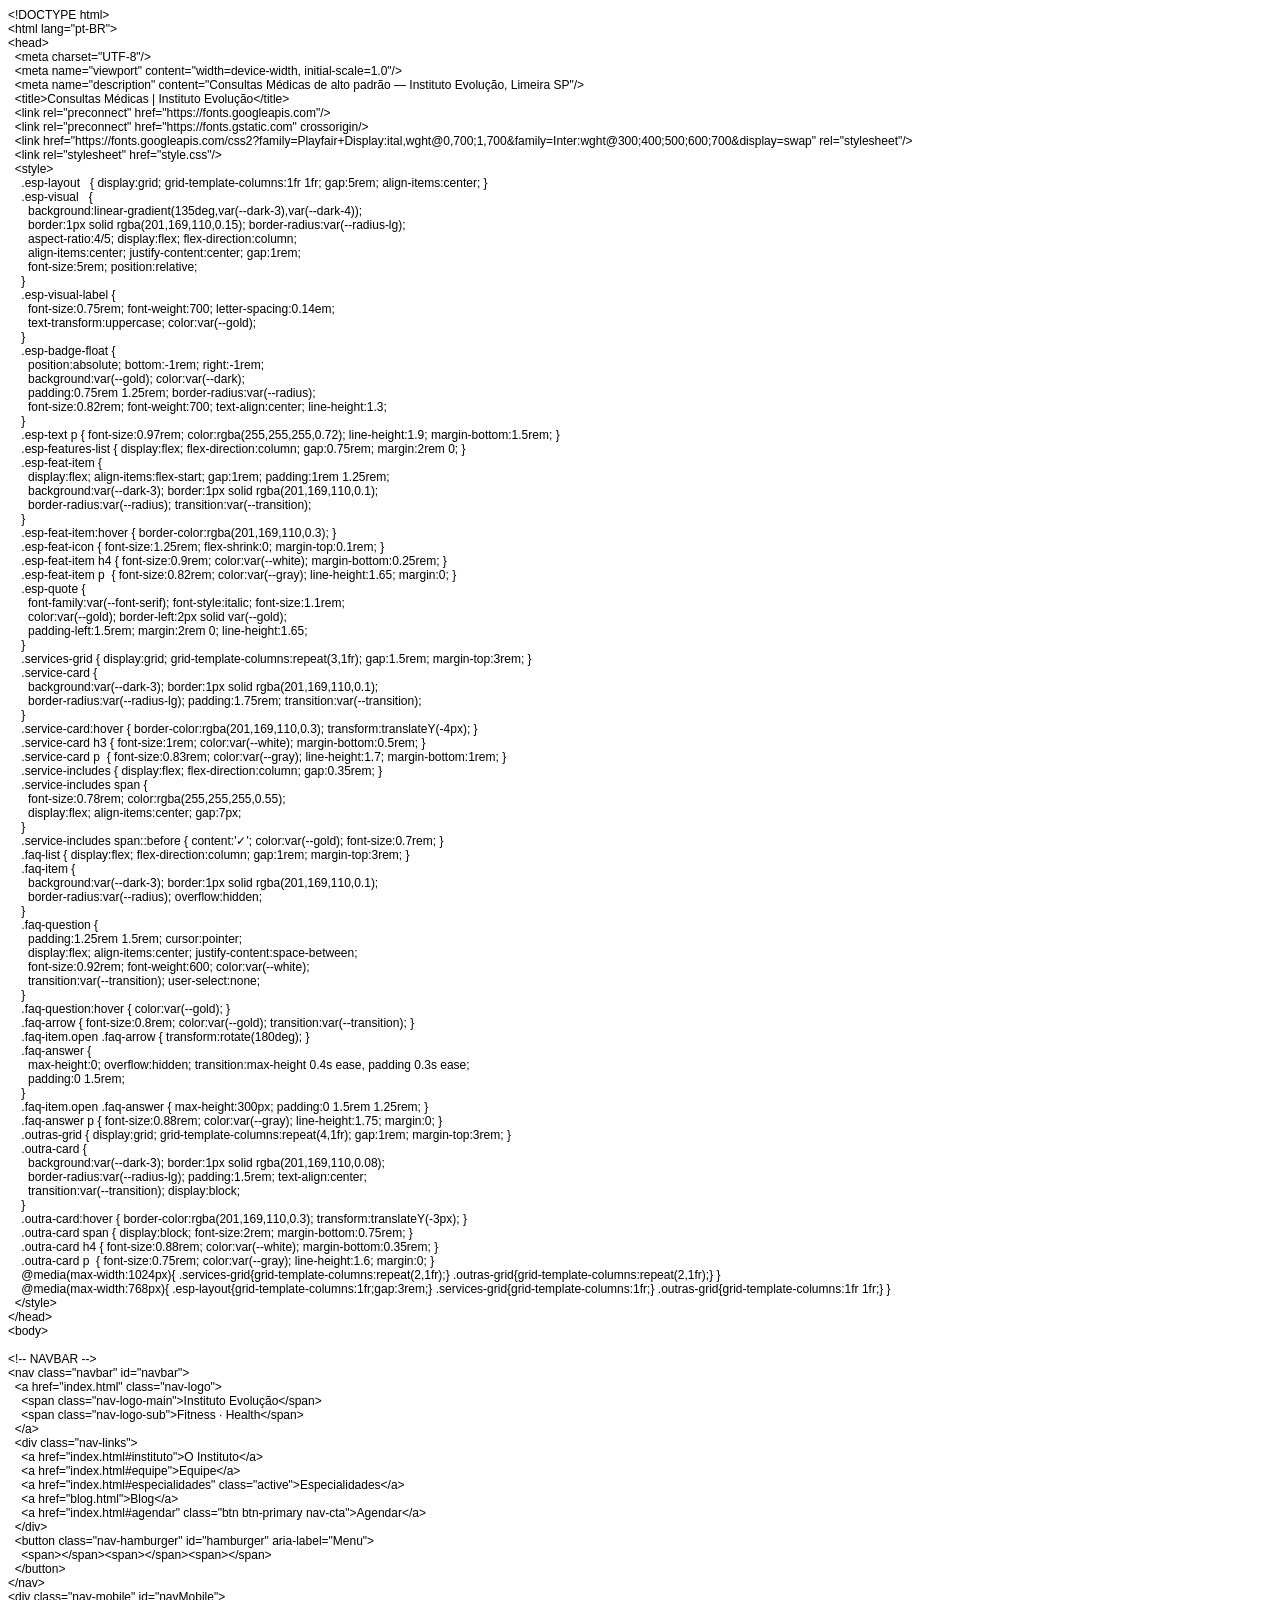
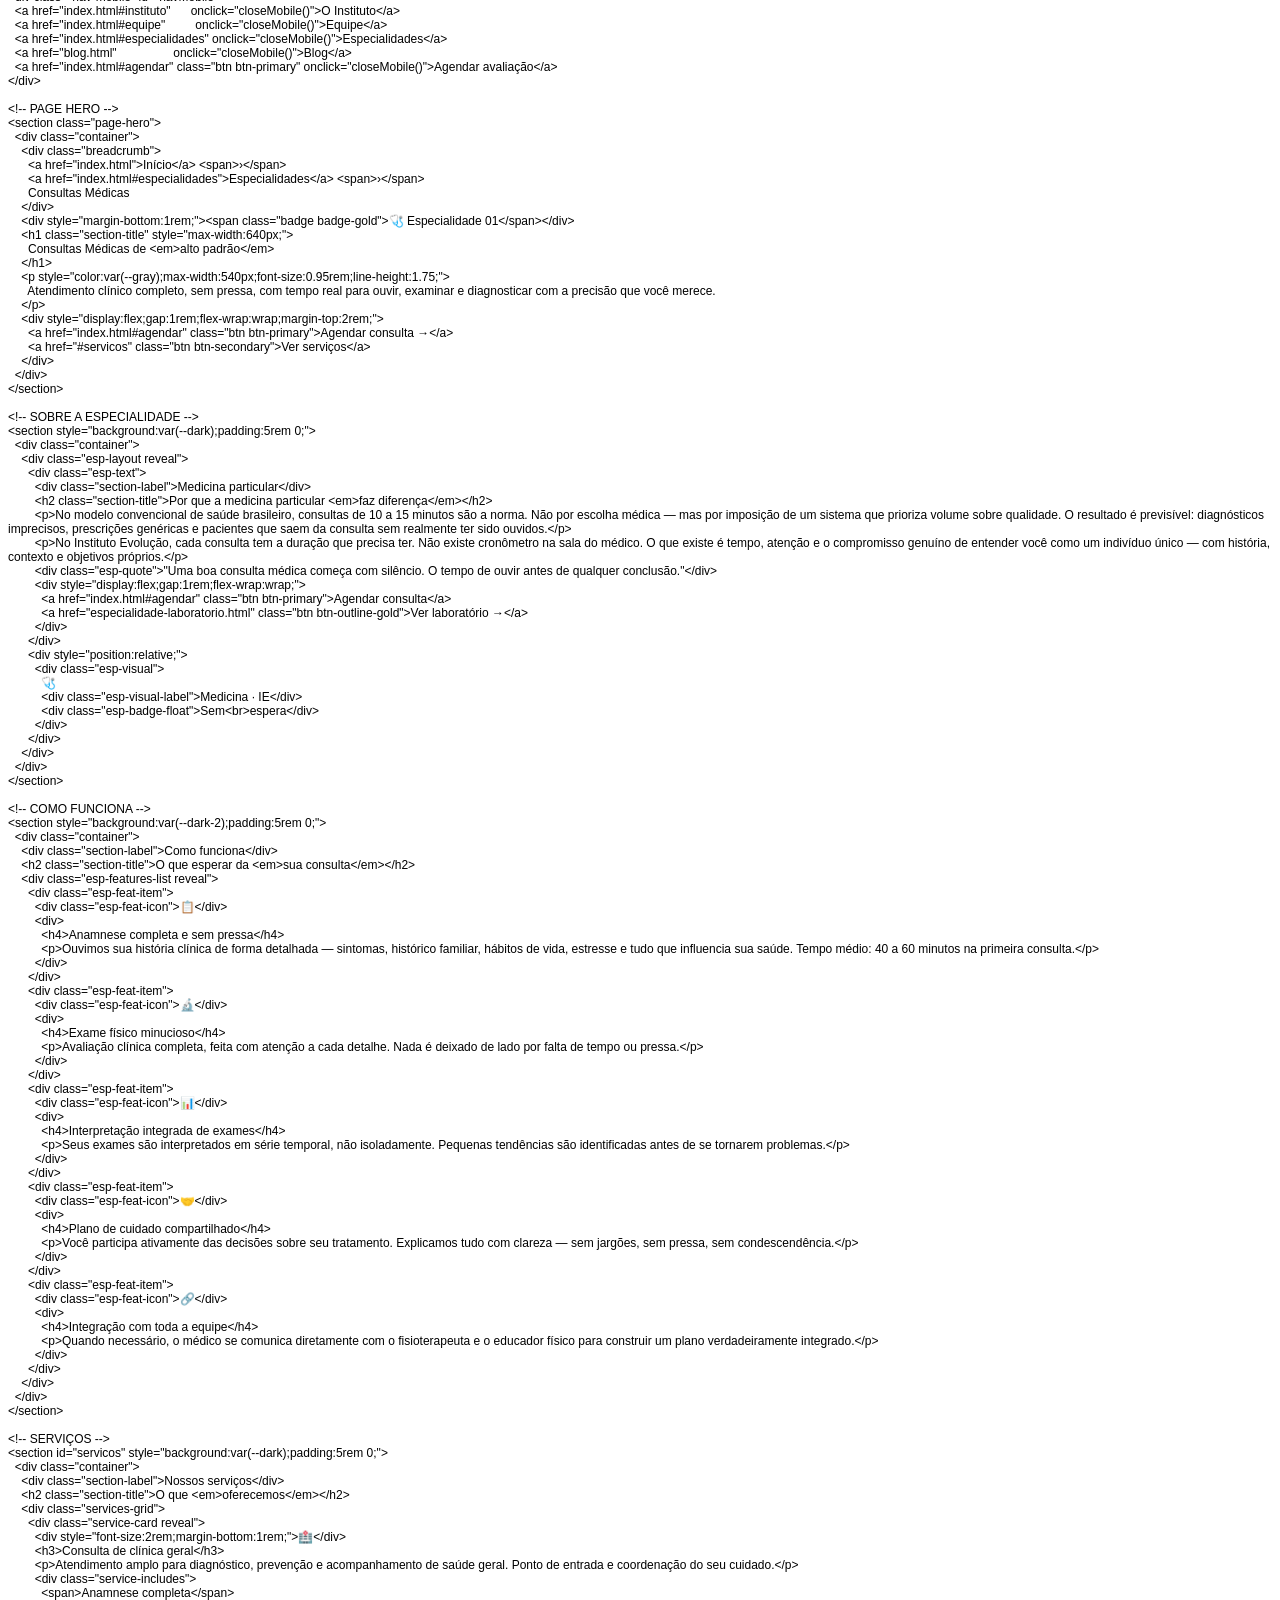
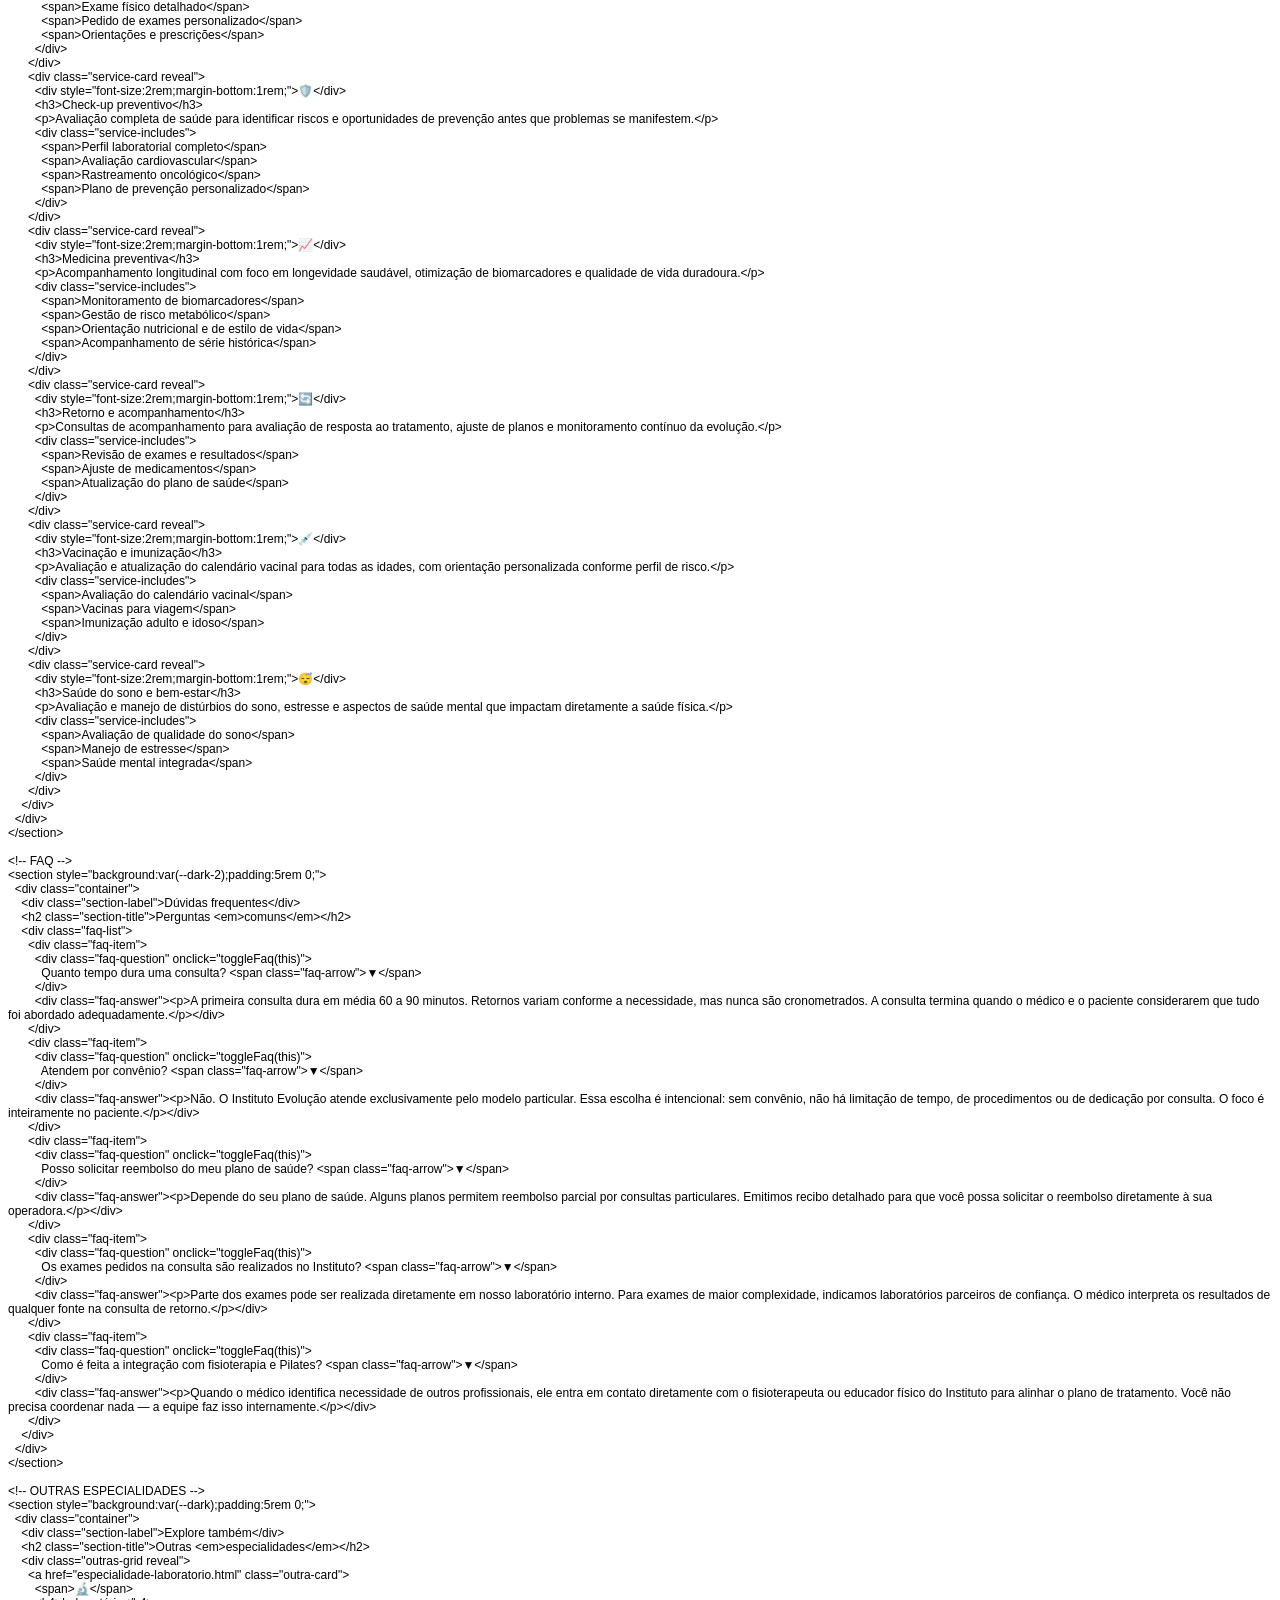
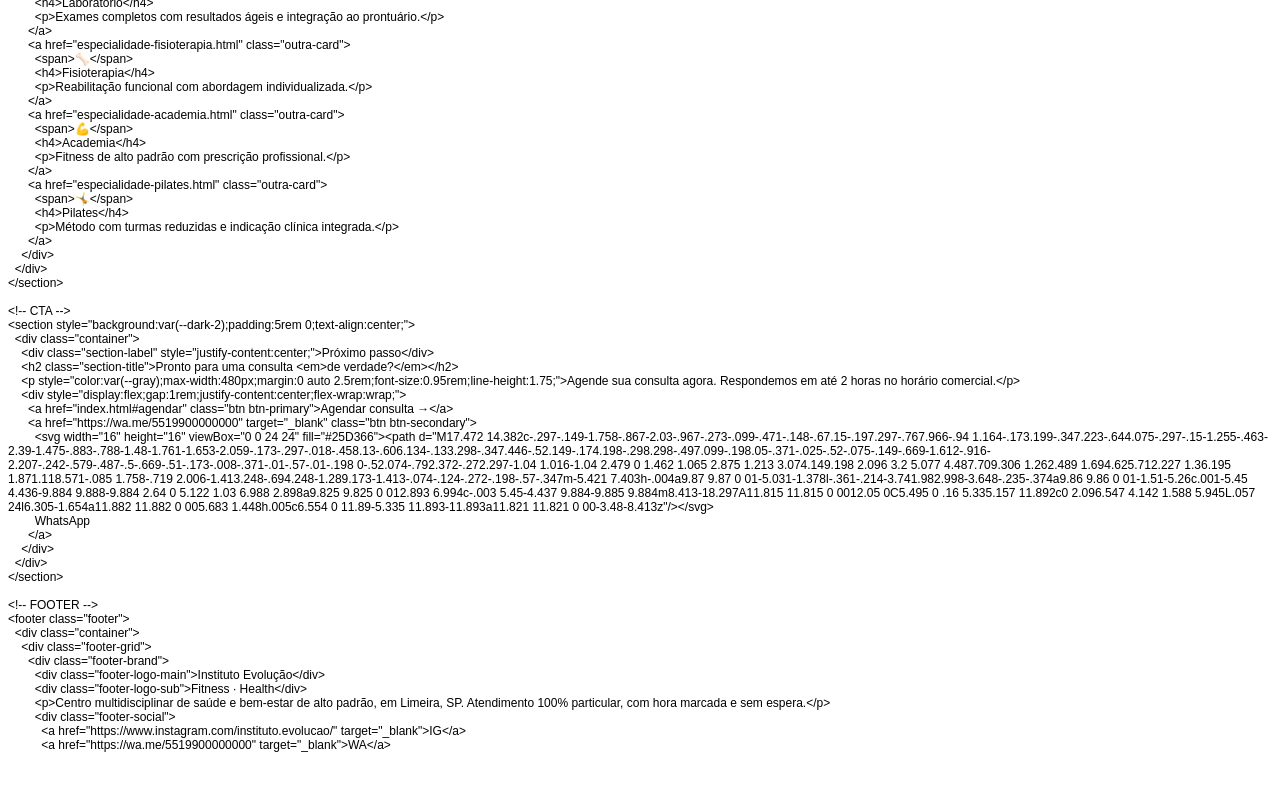
<file: especialidade-medica.html>
<!DOCTYPE html PUBLIC "-//W3C//DTD HTML 4.01//EN" "http://www.w3.org/TR/html4/strict.dtd">
<html>
<head>
  <meta http-equiv="Content-Type" content="text/html; charset=utf-8">
  <meta http-equiv="Content-Style-Type" content="text/css">
  <title></title>
  <meta name="Generator" content="Cocoa HTML Writer">
  <meta name="CocoaVersion" content="2575.5">
  <style type="text/css">
    p.p1 {margin: 0.0px 0.0px 0.0px 0.0px; font: 12.0px Helvetica}
    p.p2 {margin: 0.0px 0.0px 0.0px 0.0px; font: 12.0px Helvetica; min-height: 14.0px}
  </style>
</head>
<body>
<p class="p1">&lt;!DOCTYPE html&gt;</p>
<p class="p1">&lt;html lang="pt-BR"&gt;</p>
<p class="p1">&lt;head&gt;</p>
<p class="p1"><span class="Apple-converted-space">  </span>&lt;meta charset="UTF-8"/&gt;</p>
<p class="p1"><span class="Apple-converted-space">  </span>&lt;meta name="viewport" content="width=device-width, initial-scale=1.0"/&gt;</p>
<p class="p1"><span class="Apple-converted-space">  </span>&lt;meta name="description" content="Consultas Médicas de alto padrão — Instituto Evolução, Limeira SP"/&gt;</p>
<p class="p1"><span class="Apple-converted-space">  </span>&lt;title&gt;Consultas Médicas | Instituto Evolução&lt;/title&gt;</p>
<p class="p1"><span class="Apple-converted-space">  </span>&lt;link rel="preconnect" href="https://fonts.googleapis.com"/&gt;</p>
<p class="p1"><span class="Apple-converted-space">  </span>&lt;link rel="preconnect" href="https://fonts.gstatic.com" crossorigin/&gt;</p>
<p class="p1"><span class="Apple-converted-space">  </span>&lt;link href="https://fonts.googleapis.com/css2?family=Playfair+Display:ital,wght@0,700;1,700&amp;family=Inter:wght@300;400;500;600;700&amp;display=swap" rel="stylesheet"/&gt;</p>
<p class="p1"><span class="Apple-converted-space">  </span>&lt;link rel="stylesheet" href="style.css"/&gt;</p>
<p class="p1"><span class="Apple-converted-space">  </span>&lt;style&gt;</p>
<p class="p1"><span class="Apple-converted-space">    </span>.esp-layout <span class="Apple-converted-space">  </span>{ display:grid; grid-template-columns:1fr 1fr; gap:5rem; align-items:center; }</p>
<p class="p1"><span class="Apple-converted-space">    </span>.esp-visual <span class="Apple-converted-space">  </span>{</p>
<p class="p1"><span class="Apple-converted-space">      </span>background:linear-gradient(135deg,var(--dark-3),var(--dark-4));</p>
<p class="p1"><span class="Apple-converted-space">      </span>border:1px solid rgba(201,169,110,0.15); border-radius:var(--radius-lg);</p>
<p class="p1"><span class="Apple-converted-space">      </span>aspect-ratio:4/5; display:flex; flex-direction:column;</p>
<p class="p1"><span class="Apple-converted-space">      </span>align-items:center; justify-content:center; gap:1rem;</p>
<p class="p1"><span class="Apple-converted-space">      </span>font-size:5rem; position:relative;</p>
<p class="p1"><span class="Apple-converted-space">    </span>}</p>
<p class="p1"><span class="Apple-converted-space">    </span>.esp-visual-label {</p>
<p class="p1"><span class="Apple-converted-space">      </span>font-size:0.75rem; font-weight:700; letter-spacing:0.14em;</p>
<p class="p1"><span class="Apple-converted-space">      </span>text-transform:uppercase; color:var(--gold);</p>
<p class="p1"><span class="Apple-converted-space">    </span>}</p>
<p class="p1"><span class="Apple-converted-space">    </span>.esp-badge-float {</p>
<p class="p1"><span class="Apple-converted-space">      </span>position:absolute; bottom:-1rem; right:-1rem;</p>
<p class="p1"><span class="Apple-converted-space">      </span>background:var(--gold); color:var(--dark);</p>
<p class="p1"><span class="Apple-converted-space">      </span>padding:0.75rem 1.25rem; border-radius:var(--radius);</p>
<p class="p1"><span class="Apple-converted-space">      </span>font-size:0.82rem; font-weight:700; text-align:center; line-height:1.3;</p>
<p class="p1"><span class="Apple-converted-space">    </span>}</p>
<p class="p1"><span class="Apple-converted-space">    </span>.esp-text p { font-size:0.97rem; color:rgba(255,255,255,0.72); line-height:1.9; margin-bottom:1.5rem; }</p>
<p class="p1"><span class="Apple-converted-space">    </span>.esp-features-list { display:flex; flex-direction:column; gap:0.75rem; margin:2rem 0; }</p>
<p class="p1"><span class="Apple-converted-space">    </span>.esp-feat-item {</p>
<p class="p1"><span class="Apple-converted-space">      </span>display:flex; align-items:flex-start; gap:1rem; padding:1rem 1.25rem;</p>
<p class="p1"><span class="Apple-converted-space">      </span>background:var(--dark-3); border:1px solid rgba(201,169,110,0.1);</p>
<p class="p1"><span class="Apple-converted-space">      </span>border-radius:var(--radius); transition:var(--transition);</p>
<p class="p1"><span class="Apple-converted-space">    </span>}</p>
<p class="p1"><span class="Apple-converted-space">    </span>.esp-feat-item:hover { border-color:rgba(201,169,110,0.3); }</p>
<p class="p1"><span class="Apple-converted-space">    </span>.esp-feat-icon { font-size:1.25rem; flex-shrink:0; margin-top:0.1rem; }</p>
<p class="p1"><span class="Apple-converted-space">    </span>.esp-feat-item h4 { font-size:0.9rem; color:var(--white); margin-bottom:0.25rem; }</p>
<p class="p1"><span class="Apple-converted-space">    </span>.esp-feat-item p<span class="Apple-converted-space">  </span>{ font-size:0.82rem; color:var(--gray); line-height:1.65; margin:0; }</p>
<p class="p1"><span class="Apple-converted-space">    </span>.esp-quote {</p>
<p class="p1"><span class="Apple-converted-space">      </span>font-family:var(--font-serif); font-style:italic; font-size:1.1rem;</p>
<p class="p1"><span class="Apple-converted-space">      </span>color:var(--gold); border-left:2px solid var(--gold);</p>
<p class="p1"><span class="Apple-converted-space">      </span>padding-left:1.5rem; margin:2rem 0; line-height:1.65;</p>
<p class="p1"><span class="Apple-converted-space">    </span>}</p>
<p class="p1"><span class="Apple-converted-space">    </span>.services-grid { display:grid; grid-template-columns:repeat(3,1fr); gap:1.5rem; margin-top:3rem; }</p>
<p class="p1"><span class="Apple-converted-space">    </span>.service-card {</p>
<p class="p1"><span class="Apple-converted-space">      </span>background:var(--dark-3); border:1px solid rgba(201,169,110,0.1);</p>
<p class="p1"><span class="Apple-converted-space">      </span>border-radius:var(--radius-lg); padding:1.75rem; transition:var(--transition);</p>
<p class="p1"><span class="Apple-converted-space">    </span>}</p>
<p class="p1"><span class="Apple-converted-space">    </span>.service-card:hover { border-color:rgba(201,169,110,0.3); transform:translateY(-4px); }</p>
<p class="p1"><span class="Apple-converted-space">    </span>.service-card h3 { font-size:1rem; color:var(--white); margin-bottom:0.5rem; }</p>
<p class="p1"><span class="Apple-converted-space">    </span>.service-card p<span class="Apple-converted-space">  </span>{ font-size:0.83rem; color:var(--gray); line-height:1.7; margin-bottom:1rem; }</p>
<p class="p1"><span class="Apple-converted-space">    </span>.service-includes { display:flex; flex-direction:column; gap:0.35rem; }</p>
<p class="p1"><span class="Apple-converted-space">    </span>.service-includes span {</p>
<p class="p1"><span class="Apple-converted-space">      </span>font-size:0.78rem; color:rgba(255,255,255,0.55);</p>
<p class="p1"><span class="Apple-converted-space">      </span>display:flex; align-items:center; gap:7px;</p>
<p class="p1"><span class="Apple-converted-space">    </span>}</p>
<p class="p1"><span class="Apple-converted-space">    </span>.service-includes span::before { content:'✓'; color:var(--gold); font-size:0.7rem; }</p>
<p class="p1"><span class="Apple-converted-space">    </span>.faq-list { display:flex; flex-direction:column; gap:1rem; margin-top:3rem; }</p>
<p class="p1"><span class="Apple-converted-space">    </span>.faq-item {</p>
<p class="p1"><span class="Apple-converted-space">      </span>background:var(--dark-3); border:1px solid rgba(201,169,110,0.1);</p>
<p class="p1"><span class="Apple-converted-space">      </span>border-radius:var(--radius); overflow:hidden;</p>
<p class="p1"><span class="Apple-converted-space">    </span>}</p>
<p class="p1"><span class="Apple-converted-space">    </span>.faq-question {</p>
<p class="p1"><span class="Apple-converted-space">      </span>padding:1.25rem 1.5rem; cursor:pointer;</p>
<p class="p1"><span class="Apple-converted-space">      </span>display:flex; align-items:center; justify-content:space-between;</p>
<p class="p1"><span class="Apple-converted-space">      </span>font-size:0.92rem; font-weight:600; color:var(--white);</p>
<p class="p1"><span class="Apple-converted-space">      </span>transition:var(--transition); user-select:none;</p>
<p class="p1"><span class="Apple-converted-space">    </span>}</p>
<p class="p1"><span class="Apple-converted-space">    </span>.faq-question:hover { color:var(--gold); }</p>
<p class="p1"><span class="Apple-converted-space">    </span>.faq-arrow { font-size:0.8rem; color:var(--gold); transition:var(--transition); }</p>
<p class="p1"><span class="Apple-converted-space">    </span>.faq-item.open .faq-arrow { transform:rotate(180deg); }</p>
<p class="p1"><span class="Apple-converted-space">    </span>.faq-answer {</p>
<p class="p1"><span class="Apple-converted-space">      </span>max-height:0; overflow:hidden; transition:max-height 0.4s ease, padding 0.3s ease;</p>
<p class="p1"><span class="Apple-converted-space">      </span>padding:0 1.5rem;</p>
<p class="p1"><span class="Apple-converted-space">    </span>}</p>
<p class="p1"><span class="Apple-converted-space">    </span>.faq-item.open .faq-answer { max-height:300px; padding:0 1.5rem 1.25rem; }</p>
<p class="p1"><span class="Apple-converted-space">    </span>.faq-answer p { font-size:0.88rem; color:var(--gray); line-height:1.75; margin:0; }</p>
<p class="p1"><span class="Apple-converted-space">    </span>.outras-grid { display:grid; grid-template-columns:repeat(4,1fr); gap:1rem; margin-top:3rem; }</p>
<p class="p1"><span class="Apple-converted-space">    </span>.outra-card {</p>
<p class="p1"><span class="Apple-converted-space">      </span>background:var(--dark-3); border:1px solid rgba(201,169,110,0.08);</p>
<p class="p1"><span class="Apple-converted-space">      </span>border-radius:var(--radius-lg); padding:1.5rem; text-align:center;</p>
<p class="p1"><span class="Apple-converted-space">      </span>transition:var(--transition); display:block;</p>
<p class="p1"><span class="Apple-converted-space">    </span>}</p>
<p class="p1"><span class="Apple-converted-space">    </span>.outra-card:hover { border-color:rgba(201,169,110,0.3); transform:translateY(-3px); }</p>
<p class="p1"><span class="Apple-converted-space">    </span>.outra-card span { display:block; font-size:2rem; margin-bottom:0.75rem; }</p>
<p class="p1"><span class="Apple-converted-space">    </span>.outra-card h4 { font-size:0.88rem; color:var(--white); margin-bottom:0.35rem; }</p>
<p class="p1"><span class="Apple-converted-space">    </span>.outra-card p<span class="Apple-converted-space">  </span>{ font-size:0.75rem; color:var(--gray); line-height:1.6; margin:0; }</p>
<p class="p1"><span class="Apple-converted-space">    </span>@media(max-width:1024px){ .services-grid{grid-template-columns:repeat(2,1fr);} .outras-grid{grid-template-columns:repeat(2,1fr);} }</p>
<p class="p1"><span class="Apple-converted-space">    </span>@media(max-width:768px){ .esp-layout{grid-template-columns:1fr;gap:3rem;} .services-grid{grid-template-columns:1fr;} .outras-grid{grid-template-columns:1fr 1fr;} }</p>
<p class="p1"><span class="Apple-converted-space">  </span>&lt;/style&gt;</p>
<p class="p1">&lt;/head&gt;</p>
<p class="p1">&lt;body&gt;</p>
<p class="p2"><br></p>
<p class="p1">&lt;!-- NAVBAR --&gt;</p>
<p class="p1">&lt;nav class="navbar" id="navbar"&gt;</p>
<p class="p1"><span class="Apple-converted-space">  </span>&lt;a href="index.html" class="nav-logo"&gt;</p>
<p class="p1"><span class="Apple-converted-space">    </span>&lt;span class="nav-logo-main"&gt;Instituto Evolução&lt;/span&gt;</p>
<p class="p1"><span class="Apple-converted-space">    </span>&lt;span class="nav-logo-sub"&gt;Fitness · Health&lt;/span&gt;</p>
<p class="p1"><span class="Apple-converted-space">  </span>&lt;/a&gt;</p>
<p class="p1"><span class="Apple-converted-space">  </span>&lt;div class="nav-links"&gt;</p>
<p class="p1"><span class="Apple-converted-space">    </span>&lt;a href="index.html#instituto"&gt;O Instituto&lt;/a&gt;</p>
<p class="p1"><span class="Apple-converted-space">    </span>&lt;a href="index.html#equipe"&gt;Equipe&lt;/a&gt;</p>
<p class="p1"><span class="Apple-converted-space">    </span>&lt;a href="index.html#especialidades" class="active"&gt;Especialidades&lt;/a&gt;</p>
<p class="p1"><span class="Apple-converted-space">    </span>&lt;a href="blog.html"&gt;Blog&lt;/a&gt;</p>
<p class="p1"><span class="Apple-converted-space">    </span>&lt;a href="index.html#agendar" class="btn btn-primary nav-cta"&gt;Agendar&lt;/a&gt;</p>
<p class="p1"><span class="Apple-converted-space">  </span>&lt;/div&gt;</p>
<p class="p1"><span class="Apple-converted-space">  </span>&lt;button class="nav-hamburger" id="hamburger" aria-label="Menu"&gt;</p>
<p class="p1"><span class="Apple-converted-space">    </span>&lt;span&gt;&lt;/span&gt;&lt;span&gt;&lt;/span&gt;&lt;span&gt;&lt;/span&gt;</p>
<p class="p1"><span class="Apple-converted-space">  </span>&lt;/button&gt;</p>
<p class="p1">&lt;/nav&gt;</p>
<p class="p1">&lt;div class="nav-mobile" id="navMobile"&gt;</p>
<p class="p1"><span class="Apple-converted-space">  </span>&lt;a href="index.html#instituto"<span class="Apple-converted-space">      </span>onclick="closeMobile()"&gt;O Instituto&lt;/a&gt;</p>
<p class="p1"><span class="Apple-converted-space">  </span>&lt;a href="index.html#equipe" <span class="Apple-converted-space">        </span>onclick="closeMobile()"&gt;Equipe&lt;/a&gt;</p>
<p class="p1"><span class="Apple-converted-space">  </span>&lt;a href="index.html#especialidades" onclick="closeMobile()"&gt;Especialidades&lt;/a&gt;</p>
<p class="p1"><span class="Apple-converted-space">  </span>&lt;a href="blog.html" <span class="Apple-converted-space">                </span>onclick="closeMobile()"&gt;Blog&lt;/a&gt;</p>
<p class="p1"><span class="Apple-converted-space">  </span>&lt;a href="index.html#agendar" class="btn btn-primary" onclick="closeMobile()"&gt;Agendar avaliação&lt;/a&gt;</p>
<p class="p1">&lt;/div&gt;</p>
<p class="p2"><br></p>
<p class="p1">&lt;!-- PAGE HERO --&gt;</p>
<p class="p1">&lt;section class="page-hero"&gt;</p>
<p class="p1"><span class="Apple-converted-space">  </span>&lt;div class="container"&gt;</p>
<p class="p1"><span class="Apple-converted-space">    </span>&lt;div class="breadcrumb"&gt;</p>
<p class="p1"><span class="Apple-converted-space">      </span>&lt;a href="index.html"&gt;Início&lt;/a&gt; &lt;span&gt;›&lt;/span&gt;</p>
<p class="p1"><span class="Apple-converted-space">      </span>&lt;a href="index.html#especialidades"&gt;Especialidades&lt;/a&gt; &lt;span&gt;›&lt;/span&gt;</p>
<p class="p1"><span class="Apple-converted-space">      </span>Consultas Médicas</p>
<p class="p1"><span class="Apple-converted-space">    </span>&lt;/div&gt;</p>
<p class="p1"><span class="Apple-converted-space">    </span>&lt;div style="margin-bottom:1rem;"&gt;&lt;span class="badge badge-gold"&gt;🩺 Especialidade 01&lt;/span&gt;&lt;/div&gt;</p>
<p class="p1"><span class="Apple-converted-space">    </span>&lt;h1 class="section-title" style="max-width:640px;"&gt;</p>
<p class="p1"><span class="Apple-converted-space">      </span>Consultas Médicas de &lt;em&gt;alto padrão&lt;/em&gt;</p>
<p class="p1"><span class="Apple-converted-space">    </span>&lt;/h1&gt;</p>
<p class="p1"><span class="Apple-converted-space">    </span>&lt;p style="color:var(--gray);max-width:540px;font-size:0.95rem;line-height:1.75;"&gt;</p>
<p class="p1"><span class="Apple-converted-space">      </span>Atendimento clínico completo, sem pressa, com tempo real para ouvir, examinar e diagnosticar com a precisão que você merece.</p>
<p class="p1"><span class="Apple-converted-space">    </span>&lt;/p&gt;</p>
<p class="p1"><span class="Apple-converted-space">    </span>&lt;div style="display:flex;gap:1rem;flex-wrap:wrap;margin-top:2rem;"&gt;</p>
<p class="p1"><span class="Apple-converted-space">      </span>&lt;a href="index.html#agendar" class="btn btn-primary"&gt;Agendar consulta →&lt;/a&gt;</p>
<p class="p1"><span class="Apple-converted-space">      </span>&lt;a href="#servicos" class="btn btn-secondary"&gt;Ver serviços&lt;/a&gt;</p>
<p class="p1"><span class="Apple-converted-space">    </span>&lt;/div&gt;</p>
<p class="p1"><span class="Apple-converted-space">  </span>&lt;/div&gt;</p>
<p class="p1">&lt;/section&gt;</p>
<p class="p2"><br></p>
<p class="p1">&lt;!-- SOBRE A ESPECIALIDADE --&gt;</p>
<p class="p1">&lt;section style="background:var(--dark);padding:5rem 0;"&gt;</p>
<p class="p1"><span class="Apple-converted-space">  </span>&lt;div class="container"&gt;</p>
<p class="p1"><span class="Apple-converted-space">    </span>&lt;div class="esp-layout reveal"&gt;</p>
<p class="p1"><span class="Apple-converted-space">      </span>&lt;div class="esp-text"&gt;</p>
<p class="p1"><span class="Apple-converted-space">        </span>&lt;div class="section-label"&gt;Medicina particular&lt;/div&gt;</p>
<p class="p1"><span class="Apple-converted-space">        </span>&lt;h2 class="section-title"&gt;Por que a medicina particular &lt;em&gt;faz diferença&lt;/em&gt;&lt;/h2&gt;</p>
<p class="p1"><span class="Apple-converted-space">        </span>&lt;p&gt;No modelo convencional de saúde brasileiro, consultas de 10 a 15 minutos são a norma. Não por escolha médica — mas por imposição de um sistema que prioriza volume sobre qualidade. O resultado é previsível: diagnósticos imprecisos, prescrições genéricas e pacientes que saem da consulta sem realmente ter sido ouvidos.&lt;/p&gt;</p>
<p class="p1"><span class="Apple-converted-space">        </span>&lt;p&gt;No Instituto Evolução, cada consulta tem a duração que precisa ter. Não existe cronômetro na sala do médico. O que existe é tempo, atenção e o compromisso genuíno de entender você como um indivíduo único — com história, contexto e objetivos próprios.&lt;/p&gt;</p>
<p class="p1"><span class="Apple-converted-space">        </span>&lt;div class="esp-quote"&gt;"Uma boa consulta médica começa com silêncio. O tempo de ouvir antes de qualquer conclusão."&lt;/div&gt;</p>
<p class="p1"><span class="Apple-converted-space">        </span>&lt;div style="display:flex;gap:1rem;flex-wrap:wrap;"&gt;</p>
<p class="p1"><span class="Apple-converted-space">          </span>&lt;a href="index.html#agendar" class="btn btn-primary"&gt;Agendar consulta&lt;/a&gt;</p>
<p class="p1"><span class="Apple-converted-space">          </span>&lt;a href="especialidade-laboratorio.html" class="btn btn-outline-gold"&gt;Ver laboratório →&lt;/a&gt;</p>
<p class="p1"><span class="Apple-converted-space">        </span>&lt;/div&gt;</p>
<p class="p1"><span class="Apple-converted-space">      </span>&lt;/div&gt;</p>
<p class="p1"><span class="Apple-converted-space">      </span>&lt;div style="position:relative;"&gt;</p>
<p class="p1"><span class="Apple-converted-space">        </span>&lt;div class="esp-visual"&gt;</p>
<p class="p1"><span class="Apple-converted-space">          </span>🩺</p>
<p class="p1"><span class="Apple-converted-space">          </span>&lt;div class="esp-visual-label"&gt;Medicina · IE&lt;/div&gt;</p>
<p class="p1"><span class="Apple-converted-space">          </span>&lt;div class="esp-badge-float"&gt;Sem&lt;br&gt;espera&lt;/div&gt;</p>
<p class="p1"><span class="Apple-converted-space">        </span>&lt;/div&gt;</p>
<p class="p1"><span class="Apple-converted-space">      </span>&lt;/div&gt;</p>
<p class="p1"><span class="Apple-converted-space">    </span>&lt;/div&gt;</p>
<p class="p1"><span class="Apple-converted-space">  </span>&lt;/div&gt;</p>
<p class="p1">&lt;/section&gt;</p>
<p class="p2"><br></p>
<p class="p1">&lt;!-- COMO FUNCIONA --&gt;</p>
<p class="p1">&lt;section style="background:var(--dark-2);padding:5rem 0;"&gt;</p>
<p class="p1"><span class="Apple-converted-space">  </span>&lt;div class="container"&gt;</p>
<p class="p1"><span class="Apple-converted-space">    </span>&lt;div class="section-label"&gt;Como funciona&lt;/div&gt;</p>
<p class="p1"><span class="Apple-converted-space">    </span>&lt;h2 class="section-title"&gt;O que esperar da &lt;em&gt;sua consulta&lt;/em&gt;&lt;/h2&gt;</p>
<p class="p1"><span class="Apple-converted-space">    </span>&lt;div class="esp-features-list reveal"&gt;</p>
<p class="p1"><span class="Apple-converted-space">      </span>&lt;div class="esp-feat-item"&gt;</p>
<p class="p1"><span class="Apple-converted-space">        </span>&lt;div class="esp-feat-icon"&gt;📋&lt;/div&gt;</p>
<p class="p1"><span class="Apple-converted-space">        </span>&lt;div&gt;</p>
<p class="p1"><span class="Apple-converted-space">          </span>&lt;h4&gt;Anamnese completa e sem pressa&lt;/h4&gt;</p>
<p class="p1"><span class="Apple-converted-space">          </span>&lt;p&gt;Ouvimos sua história clínica de forma detalhada — sintomas, histórico familiar, hábitos de vida, estresse e tudo que influencia sua saúde. Tempo médio: 40 a 60 minutos na primeira consulta.&lt;/p&gt;</p>
<p class="p1"><span class="Apple-converted-space">        </span>&lt;/div&gt;</p>
<p class="p1"><span class="Apple-converted-space">      </span>&lt;/div&gt;</p>
<p class="p1"><span class="Apple-converted-space">      </span>&lt;div class="esp-feat-item"&gt;</p>
<p class="p1"><span class="Apple-converted-space">        </span>&lt;div class="esp-feat-icon"&gt;🔬&lt;/div&gt;</p>
<p class="p1"><span class="Apple-converted-space">        </span>&lt;div&gt;</p>
<p class="p1"><span class="Apple-converted-space">          </span>&lt;h4&gt;Exame físico minucioso&lt;/h4&gt;</p>
<p class="p1"><span class="Apple-converted-space">          </span>&lt;p&gt;Avaliação clínica completa, feita com atenção a cada detalhe. Nada é deixado de lado por falta de tempo ou pressa.&lt;/p&gt;</p>
<p class="p1"><span class="Apple-converted-space">        </span>&lt;/div&gt;</p>
<p class="p1"><span class="Apple-converted-space">      </span>&lt;/div&gt;</p>
<p class="p1"><span class="Apple-converted-space">      </span>&lt;div class="esp-feat-item"&gt;</p>
<p class="p1"><span class="Apple-converted-space">        </span>&lt;div class="esp-feat-icon"&gt;📊&lt;/div&gt;</p>
<p class="p1"><span class="Apple-converted-space">        </span>&lt;div&gt;</p>
<p class="p1"><span class="Apple-converted-space">          </span>&lt;h4&gt;Interpretação integrada de exames&lt;/h4&gt;</p>
<p class="p1"><span class="Apple-converted-space">          </span>&lt;p&gt;Seus exames são interpretados em série temporal, não isoladamente. Pequenas tendências são identificadas antes de se tornarem problemas.&lt;/p&gt;</p>
<p class="p1"><span class="Apple-converted-space">        </span>&lt;/div&gt;</p>
<p class="p1"><span class="Apple-converted-space">      </span>&lt;/div&gt;</p>
<p class="p1"><span class="Apple-converted-space">      </span>&lt;div class="esp-feat-item"&gt;</p>
<p class="p1"><span class="Apple-converted-space">        </span>&lt;div class="esp-feat-icon"&gt;🤝&lt;/div&gt;</p>
<p class="p1"><span class="Apple-converted-space">        </span>&lt;div&gt;</p>
<p class="p1"><span class="Apple-converted-space">          </span>&lt;h4&gt;Plano de cuidado compartilhado&lt;/h4&gt;</p>
<p class="p1"><span class="Apple-converted-space">          </span>&lt;p&gt;Você participa ativamente das decisões sobre seu tratamento. Explicamos tudo com clareza — sem jargões, sem pressa, sem condescendência.&lt;/p&gt;</p>
<p class="p1"><span class="Apple-converted-space">        </span>&lt;/div&gt;</p>
<p class="p1"><span class="Apple-converted-space">      </span>&lt;/div&gt;</p>
<p class="p1"><span class="Apple-converted-space">      </span>&lt;div class="esp-feat-item"&gt;</p>
<p class="p1"><span class="Apple-converted-space">        </span>&lt;div class="esp-feat-icon"&gt;🔗&lt;/div&gt;</p>
<p class="p1"><span class="Apple-converted-space">        </span>&lt;div&gt;</p>
<p class="p1"><span class="Apple-converted-space">          </span>&lt;h4&gt;Integração com toda a equipe&lt;/h4&gt;</p>
<p class="p1"><span class="Apple-converted-space">          </span>&lt;p&gt;Quando necessário, o médico se comunica diretamente com o fisioterapeuta e o educador físico para construir um plano verdadeiramente integrado.&lt;/p&gt;</p>
<p class="p1"><span class="Apple-converted-space">        </span>&lt;/div&gt;</p>
<p class="p1"><span class="Apple-converted-space">      </span>&lt;/div&gt;</p>
<p class="p1"><span class="Apple-converted-space">    </span>&lt;/div&gt;</p>
<p class="p1"><span class="Apple-converted-space">  </span>&lt;/div&gt;</p>
<p class="p1">&lt;/section&gt;</p>
<p class="p2"><br></p>
<p class="p1">&lt;!-- SERVIÇOS --&gt;</p>
<p class="p1">&lt;section id="servicos" style="background:var(--dark);padding:5rem 0;"&gt;</p>
<p class="p1"><span class="Apple-converted-space">  </span>&lt;div class="container"&gt;</p>
<p class="p1"><span class="Apple-converted-space">    </span>&lt;div class="section-label"&gt;Nossos serviços&lt;/div&gt;</p>
<p class="p1"><span class="Apple-converted-space">    </span>&lt;h2 class="section-title"&gt;O que &lt;em&gt;oferecemos&lt;/em&gt;&lt;/h2&gt;</p>
<p class="p1"><span class="Apple-converted-space">    </span>&lt;div class="services-grid"&gt;</p>
<p class="p1"><span class="Apple-converted-space">      </span>&lt;div class="service-card reveal"&gt;</p>
<p class="p1"><span class="Apple-converted-space">        </span>&lt;div style="font-size:2rem;margin-bottom:1rem;"&gt;🏥&lt;/div&gt;</p>
<p class="p1"><span class="Apple-converted-space">        </span>&lt;h3&gt;Consulta de clínica geral&lt;/h3&gt;</p>
<p class="p1"><span class="Apple-converted-space">        </span>&lt;p&gt;Atendimento amplo para diagnóstico, prevenção e acompanhamento de saúde geral. Ponto de entrada e coordenação do seu cuidado.&lt;/p&gt;</p>
<p class="p1"><span class="Apple-converted-space">        </span>&lt;div class="service-includes"&gt;</p>
<p class="p1"><span class="Apple-converted-space">          </span>&lt;span&gt;Anamnese completa&lt;/span&gt;</p>
<p class="p1"><span class="Apple-converted-space">          </span>&lt;span&gt;Exame físico detalhado&lt;/span&gt;</p>
<p class="p1"><span class="Apple-converted-space">          </span>&lt;span&gt;Pedido de exames personalizado&lt;/span&gt;</p>
<p class="p1"><span class="Apple-converted-space">          </span>&lt;span&gt;Orientações e prescrições&lt;/span&gt;</p>
<p class="p1"><span class="Apple-converted-space">        </span>&lt;/div&gt;</p>
<p class="p1"><span class="Apple-converted-space">      </span>&lt;/div&gt;</p>
<p class="p1"><span class="Apple-converted-space">      </span>&lt;div class="service-card reveal"&gt;</p>
<p class="p1"><span class="Apple-converted-space">        </span>&lt;div style="font-size:2rem;margin-bottom:1rem;"&gt;🛡️&lt;/div&gt;</p>
<p class="p1"><span class="Apple-converted-space">        </span>&lt;h3&gt;Check-up preventivo&lt;/h3&gt;</p>
<p class="p1"><span class="Apple-converted-space">        </span>&lt;p&gt;Avaliação completa de saúde para identificar riscos e oportunidades de prevenção antes que problemas se manifestem.&lt;/p&gt;</p>
<p class="p1"><span class="Apple-converted-space">        </span>&lt;div class="service-includes"&gt;</p>
<p class="p1"><span class="Apple-converted-space">          </span>&lt;span&gt;Perfil laboratorial completo&lt;/span&gt;</p>
<p class="p1"><span class="Apple-converted-space">          </span>&lt;span&gt;Avaliação cardiovascular&lt;/span&gt;</p>
<p class="p1"><span class="Apple-converted-space">          </span>&lt;span&gt;Rastreamento oncológico&lt;/span&gt;</p>
<p class="p1"><span class="Apple-converted-space">          </span>&lt;span&gt;Plano de prevenção personalizado&lt;/span&gt;</p>
<p class="p1"><span class="Apple-converted-space">        </span>&lt;/div&gt;</p>
<p class="p1"><span class="Apple-converted-space">      </span>&lt;/div&gt;</p>
<p class="p1"><span class="Apple-converted-space">      </span>&lt;div class="service-card reveal"&gt;</p>
<p class="p1"><span class="Apple-converted-space">        </span>&lt;div style="font-size:2rem;margin-bottom:1rem;"&gt;📈&lt;/div&gt;</p>
<p class="p1"><span class="Apple-converted-space">        </span>&lt;h3&gt;Medicina preventiva&lt;/h3&gt;</p>
<p class="p1"><span class="Apple-converted-space">        </span>&lt;p&gt;Acompanhamento longitudinal com foco em longevidade saudável, otimização de biomarcadores e qualidade de vida duradoura.&lt;/p&gt;</p>
<p class="p1"><span class="Apple-converted-space">        </span>&lt;div class="service-includes"&gt;</p>
<p class="p1"><span class="Apple-converted-space">          </span>&lt;span&gt;Monitoramento de biomarcadores&lt;/span&gt;</p>
<p class="p1"><span class="Apple-converted-space">          </span>&lt;span&gt;Gestão de risco metabólico&lt;/span&gt;</p>
<p class="p1"><span class="Apple-converted-space">          </span>&lt;span&gt;Orientação nutricional e de estilo de vida&lt;/span&gt;</p>
<p class="p1"><span class="Apple-converted-space">          </span>&lt;span&gt;Acompanhamento de série histórica&lt;/span&gt;</p>
<p class="p1"><span class="Apple-converted-space">        </span>&lt;/div&gt;</p>
<p class="p1"><span class="Apple-converted-space">      </span>&lt;/div&gt;</p>
<p class="p1"><span class="Apple-converted-space">      </span>&lt;div class="service-card reveal"&gt;</p>
<p class="p1"><span class="Apple-converted-space">        </span>&lt;div style="font-size:2rem;margin-bottom:1rem;"&gt;🔄&lt;/div&gt;</p>
<p class="p1"><span class="Apple-converted-space">        </span>&lt;h3&gt;Retorno e acompanhamento&lt;/h3&gt;</p>
<p class="p1"><span class="Apple-converted-space">        </span>&lt;p&gt;Consultas de acompanhamento para avaliação de resposta ao tratamento, ajuste de planos e monitoramento contínuo da evolução.&lt;/p&gt;</p>
<p class="p1"><span class="Apple-converted-space">        </span>&lt;div class="service-includes"&gt;</p>
<p class="p1"><span class="Apple-converted-space">          </span>&lt;span&gt;Revisão de exames e resultados&lt;/span&gt;</p>
<p class="p1"><span class="Apple-converted-space">          </span>&lt;span&gt;Ajuste de medicamentos&lt;/span&gt;</p>
<p class="p1"><span class="Apple-converted-space">          </span>&lt;span&gt;Atualização do plano de saúde&lt;/span&gt;</p>
<p class="p1"><span class="Apple-converted-space">        </span>&lt;/div&gt;</p>
<p class="p1"><span class="Apple-converted-space">      </span>&lt;/div&gt;</p>
<p class="p1"><span class="Apple-converted-space">      </span>&lt;div class="service-card reveal"&gt;</p>
<p class="p1"><span class="Apple-converted-space">        </span>&lt;div style="font-size:2rem;margin-bottom:1rem;"&gt;💉&lt;/div&gt;</p>
<p class="p1"><span class="Apple-converted-space">        </span>&lt;h3&gt;Vacinação e imunização&lt;/h3&gt;</p>
<p class="p1"><span class="Apple-converted-space">        </span>&lt;p&gt;Avaliação e atualização do calendário vacinal para todas as idades, com orientação personalizada conforme perfil de risco.&lt;/p&gt;</p>
<p class="p1"><span class="Apple-converted-space">        </span>&lt;div class="service-includes"&gt;</p>
<p class="p1"><span class="Apple-converted-space">          </span>&lt;span&gt;Avaliação do calendário vacinal&lt;/span&gt;</p>
<p class="p1"><span class="Apple-converted-space">          </span>&lt;span&gt;Vacinas para viagem&lt;/span&gt;</p>
<p class="p1"><span class="Apple-converted-space">          </span>&lt;span&gt;Imunização adulto e idoso&lt;/span&gt;</p>
<p class="p1"><span class="Apple-converted-space">        </span>&lt;/div&gt;</p>
<p class="p1"><span class="Apple-converted-space">      </span>&lt;/div&gt;</p>
<p class="p1"><span class="Apple-converted-space">      </span>&lt;div class="service-card reveal"&gt;</p>
<p class="p1"><span class="Apple-converted-space">        </span>&lt;div style="font-size:2rem;margin-bottom:1rem;"&gt;😴&lt;/div&gt;</p>
<p class="p1"><span class="Apple-converted-space">        </span>&lt;h3&gt;Saúde do sono e bem-estar&lt;/h3&gt;</p>
<p class="p1"><span class="Apple-converted-space">        </span>&lt;p&gt;Avaliação e manejo de distúrbios do sono, estresse e aspectos de saúde mental que impactam diretamente a saúde física.&lt;/p&gt;</p>
<p class="p1"><span class="Apple-converted-space">        </span>&lt;div class="service-includes"&gt;</p>
<p class="p1"><span class="Apple-converted-space">          </span>&lt;span&gt;Avaliação de qualidade do sono&lt;/span&gt;</p>
<p class="p1"><span class="Apple-converted-space">          </span>&lt;span&gt;Manejo de estresse&lt;/span&gt;</p>
<p class="p1"><span class="Apple-converted-space">          </span>&lt;span&gt;Saúde mental integrada&lt;/span&gt;</p>
<p class="p1"><span class="Apple-converted-space">        </span>&lt;/div&gt;</p>
<p class="p1"><span class="Apple-converted-space">      </span>&lt;/div&gt;</p>
<p class="p1"><span class="Apple-converted-space">    </span>&lt;/div&gt;</p>
<p class="p1"><span class="Apple-converted-space">  </span>&lt;/div&gt;</p>
<p class="p1">&lt;/section&gt;</p>
<p class="p2"><br></p>
<p class="p1">&lt;!-- FAQ --&gt;</p>
<p class="p1">&lt;section style="background:var(--dark-2);padding:5rem 0;"&gt;</p>
<p class="p1"><span class="Apple-converted-space">  </span>&lt;div class="container"&gt;</p>
<p class="p1"><span class="Apple-converted-space">    </span>&lt;div class="section-label"&gt;Dúvidas frequentes&lt;/div&gt;</p>
<p class="p1"><span class="Apple-converted-space">    </span>&lt;h2 class="section-title"&gt;Perguntas &lt;em&gt;comuns&lt;/em&gt;&lt;/h2&gt;</p>
<p class="p1"><span class="Apple-converted-space">    </span>&lt;div class="faq-list"&gt;</p>
<p class="p1"><span class="Apple-converted-space">      </span>&lt;div class="faq-item"&gt;</p>
<p class="p1"><span class="Apple-converted-space">        </span>&lt;div class="faq-question" onclick="toggleFaq(this)"&gt;</p>
<p class="p1"><span class="Apple-converted-space">          </span>Quanto tempo dura uma consulta? &lt;span class="faq-arrow"&gt;▼&lt;/span&gt;</p>
<p class="p1"><span class="Apple-converted-space">        </span>&lt;/div&gt;</p>
<p class="p1"><span class="Apple-converted-space">        </span>&lt;div class="faq-answer"&gt;&lt;p&gt;A primeira consulta dura em média 60 a 90 minutos. Retornos variam conforme a necessidade, mas nunca são cronometrados. A consulta termina quando o médico e o paciente considerarem que tudo foi abordado adequadamente.&lt;/p&gt;&lt;/div&gt;</p>
<p class="p1"><span class="Apple-converted-space">      </span>&lt;/div&gt;</p>
<p class="p1"><span class="Apple-converted-space">      </span>&lt;div class="faq-item"&gt;</p>
<p class="p1"><span class="Apple-converted-space">        </span>&lt;div class="faq-question" onclick="toggleFaq(this)"&gt;</p>
<p class="p1"><span class="Apple-converted-space">          </span>Atendem por convênio? &lt;span class="faq-arrow"&gt;▼&lt;/span&gt;</p>
<p class="p1"><span class="Apple-converted-space">        </span>&lt;/div&gt;</p>
<p class="p1"><span class="Apple-converted-space">        </span>&lt;div class="faq-answer"&gt;&lt;p&gt;Não. O Instituto Evolução atende exclusivamente pelo modelo particular. Essa escolha é intencional: sem convênio, não há limitação de tempo, de procedimentos ou de dedicação por consulta. O foco é inteiramente no paciente.&lt;/p&gt;&lt;/div&gt;</p>
<p class="p1"><span class="Apple-converted-space">      </span>&lt;/div&gt;</p>
<p class="p1"><span class="Apple-converted-space">      </span>&lt;div class="faq-item"&gt;</p>
<p class="p1"><span class="Apple-converted-space">        </span>&lt;div class="faq-question" onclick="toggleFaq(this)"&gt;</p>
<p class="p1"><span class="Apple-converted-space">          </span>Posso solicitar reembolso do meu plano de saúde? &lt;span class="faq-arrow"&gt;▼&lt;/span&gt;</p>
<p class="p1"><span class="Apple-converted-space">        </span>&lt;/div&gt;</p>
<p class="p1"><span class="Apple-converted-space">        </span>&lt;div class="faq-answer"&gt;&lt;p&gt;Depende do seu plano de saúde. Alguns planos permitem reembolso parcial por consultas particulares. Emitimos recibo detalhado para que você possa solicitar o reembolso diretamente à sua operadora.&lt;/p&gt;&lt;/div&gt;</p>
<p class="p1"><span class="Apple-converted-space">      </span>&lt;/div&gt;</p>
<p class="p1"><span class="Apple-converted-space">      </span>&lt;div class="faq-item"&gt;</p>
<p class="p1"><span class="Apple-converted-space">        </span>&lt;div class="faq-question" onclick="toggleFaq(this)"&gt;</p>
<p class="p1"><span class="Apple-converted-space">          </span>Os exames pedidos na consulta são realizados no Instituto? &lt;span class="faq-arrow"&gt;▼&lt;/span&gt;</p>
<p class="p1"><span class="Apple-converted-space">        </span>&lt;/div&gt;</p>
<p class="p1"><span class="Apple-converted-space">        </span>&lt;div class="faq-answer"&gt;&lt;p&gt;Parte dos exames pode ser realizada diretamente em nosso laboratório interno. Para exames de maior complexidade, indicamos laboratórios parceiros de confiança. O médico interpreta os resultados de qualquer fonte na consulta de retorno.&lt;/p&gt;&lt;/div&gt;</p>
<p class="p1"><span class="Apple-converted-space">      </span>&lt;/div&gt;</p>
<p class="p1"><span class="Apple-converted-space">      </span>&lt;div class="faq-item"&gt;</p>
<p class="p1"><span class="Apple-converted-space">        </span>&lt;div class="faq-question" onclick="toggleFaq(this)"&gt;</p>
<p class="p1"><span class="Apple-converted-space">          </span>Como é feita a integração com fisioterapia e Pilates? &lt;span class="faq-arrow"&gt;▼&lt;/span&gt;</p>
<p class="p1"><span class="Apple-converted-space">        </span>&lt;/div&gt;</p>
<p class="p1"><span class="Apple-converted-space">        </span>&lt;div class="faq-answer"&gt;&lt;p&gt;Quando o médico identifica necessidade de outros profissionais, ele entra em contato diretamente com o fisioterapeuta ou educador físico do Instituto para alinhar o plano de tratamento. Você não precisa coordenar nada — a equipe faz isso internamente.&lt;/p&gt;&lt;/div&gt;</p>
<p class="p1"><span class="Apple-converted-space">      </span>&lt;/div&gt;</p>
<p class="p1"><span class="Apple-converted-space">    </span>&lt;/div&gt;</p>
<p class="p1"><span class="Apple-converted-space">  </span>&lt;/div&gt;</p>
<p class="p1">&lt;/section&gt;</p>
<p class="p2"><br></p>
<p class="p1">&lt;!-- OUTRAS ESPECIALIDADES --&gt;</p>
<p class="p1">&lt;section style="background:var(--dark);padding:5rem 0;"&gt;</p>
<p class="p1"><span class="Apple-converted-space">  </span>&lt;div class="container"&gt;</p>
<p class="p1"><span class="Apple-converted-space">    </span>&lt;div class="section-label"&gt;Explore também&lt;/div&gt;</p>
<p class="p1"><span class="Apple-converted-space">    </span>&lt;h2 class="section-title"&gt;Outras &lt;em&gt;especialidades&lt;/em&gt;&lt;/h2&gt;</p>
<p class="p1"><span class="Apple-converted-space">    </span>&lt;div class="outras-grid reveal"&gt;</p>
<p class="p1"><span class="Apple-converted-space">      </span>&lt;a href="especialidade-laboratorio.html" class="outra-card"&gt;</p>
<p class="p1"><span class="Apple-converted-space">        </span>&lt;span&gt;🔬&lt;/span&gt;</p>
<p class="p1"><span class="Apple-converted-space">        </span>&lt;h4&gt;Laboratório&lt;/h4&gt;</p>
<p class="p1"><span class="Apple-converted-space">        </span>&lt;p&gt;Exames completos com resultados ágeis e integração ao prontuário.&lt;/p&gt;</p>
<p class="p1"><span class="Apple-converted-space">      </span>&lt;/a&gt;</p>
<p class="p1"><span class="Apple-converted-space">      </span>&lt;a href="especialidade-fisioterapia.html" class="outra-card"&gt;</p>
<p class="p1"><span class="Apple-converted-space">        </span>&lt;span&gt;🦴&lt;/span&gt;</p>
<p class="p1"><span class="Apple-converted-space">        </span>&lt;h4&gt;Fisioterapia&lt;/h4&gt;</p>
<p class="p1"><span class="Apple-converted-space">        </span>&lt;p&gt;Reabilitação funcional com abordagem individualizada.&lt;/p&gt;</p>
<p class="p1"><span class="Apple-converted-space">      </span>&lt;/a&gt;</p>
<p class="p1"><span class="Apple-converted-space">      </span>&lt;a href="especialidade-academia.html" class="outra-card"&gt;</p>
<p class="p1"><span class="Apple-converted-space">        </span>&lt;span&gt;💪&lt;/span&gt;</p>
<p class="p1"><span class="Apple-converted-space">        </span>&lt;h4&gt;Academia&lt;/h4&gt;</p>
<p class="p1"><span class="Apple-converted-space">        </span>&lt;p&gt;Fitness de alto padrão com prescrição profissional.&lt;/p&gt;</p>
<p class="p1"><span class="Apple-converted-space">      </span>&lt;/a&gt;</p>
<p class="p1"><span class="Apple-converted-space">      </span>&lt;a href="especialidade-pilates.html" class="outra-card"&gt;</p>
<p class="p1"><span class="Apple-converted-space">        </span>&lt;span&gt;🤸&lt;/span&gt;</p>
<p class="p1"><span class="Apple-converted-space">        </span>&lt;h4&gt;Pilates&lt;/h4&gt;</p>
<p class="p1"><span class="Apple-converted-space">        </span>&lt;p&gt;Método com turmas reduzidas e indicação clínica integrada.&lt;/p&gt;</p>
<p class="p1"><span class="Apple-converted-space">      </span>&lt;/a&gt;</p>
<p class="p1"><span class="Apple-converted-space">    </span>&lt;/div&gt;</p>
<p class="p1"><span class="Apple-converted-space">  </span>&lt;/div&gt;</p>
<p class="p1">&lt;/section&gt;</p>
<p class="p2"><br></p>
<p class="p1">&lt;!-- CTA --&gt;</p>
<p class="p1">&lt;section style="background:var(--dark-2);padding:5rem 0;text-align:center;"&gt;</p>
<p class="p1"><span class="Apple-converted-space">  </span>&lt;div class="container"&gt;</p>
<p class="p1"><span class="Apple-converted-space">    </span>&lt;div class="section-label" style="justify-content:center;"&gt;Próximo passo&lt;/div&gt;</p>
<p class="p1"><span class="Apple-converted-space">    </span>&lt;h2 class="section-title"&gt;Pronto para uma consulta &lt;em&gt;de verdade?&lt;/em&gt;&lt;/h2&gt;</p>
<p class="p1"><span class="Apple-converted-space">    </span>&lt;p style="color:var(--gray);max-width:480px;margin:0 auto 2.5rem;font-size:0.95rem;line-height:1.75;"&gt;Agende sua consulta agora. Respondemos em até 2 horas no horário comercial.&lt;/p&gt;</p>
<p class="p1"><span class="Apple-converted-space">    </span>&lt;div style="display:flex;gap:1rem;justify-content:center;flex-wrap:wrap;"&gt;</p>
<p class="p1"><span class="Apple-converted-space">      </span>&lt;a href="index.html#agendar" class="btn btn-primary"&gt;Agendar consulta →&lt;/a&gt;</p>
<p class="p1"><span class="Apple-converted-space">      </span>&lt;a href="https://wa.me/5519900000000" target="_blank" class="btn btn-secondary"&gt;</p>
<p class="p1"><span class="Apple-converted-space">        </span>&lt;svg width="16" height="16" viewBox="0 0 24 24" fill="#25D366"&gt;&lt;path d="M17.472 14.382c-.297-.149-1.758-.867-2.03-.967-.273-.099-.471-.148-.67.15-.197.297-.767.966-.94 1.164-.173.199-.347.223-.644.075-.297-.15-1.255-.463-2.39-1.475-.883-.788-1.48-1.761-1.653-2.059-.173-.297-.018-.458.13-.606.134-.133.298-.347.446-.52.149-.174.198-.298.298-.497.099-.198.05-.371-.025-.52-.075-.149-.669-1.612-.916-2.207-.242-.579-.487-.5-.669-.51-.173-.008-.371-.01-.57-.01-.198 0-.52.074-.792.372-.272.297-1.04 1.016-1.04 2.479 0 1.462 1.065 2.875 1.213 3.074.149.198 2.096 3.2 5.077 4.487.709.306 1.262.489 1.694.625.712.227 1.36.195 1.871.118.571-.085 1.758-.719 2.006-1.413.248-.694.248-1.289.173-1.413-.074-.124-.272-.198-.57-.347m-5.421 7.403h-.004a9.87 9.87 0 01-5.031-1.378l-.361-.214-3.741.982.998-3.648-.235-.374a9.86 9.86 0 01-1.51-5.26c.001-5.45 4.436-9.884 9.888-9.884 2.64 0 5.122 1.03 6.988 2.898a9.825 9.825 0 012.893 6.994c-.003 5.45-4.437 9.884-9.885 9.884m8.413-18.297A11.815 11.815 0 0012.05 0C5.495 0 .16 5.335.157 11.892c0 2.096.547 4.142 1.588 5.945L.057 24l6.305-1.654a11.882 11.882 0 005.683 1.448h.005c6.554 0 11.89-5.335 11.893-11.893a11.821 11.821 0 00-3.48-8.413z"/&gt;&lt;/svg&gt;</p>
<p class="p1"><span class="Apple-converted-space">        </span>WhatsApp</p>
<p class="p1"><span class="Apple-converted-space">      </span>&lt;/a&gt;</p>
<p class="p1"><span class="Apple-converted-space">    </span>&lt;/div&gt;</p>
<p class="p1"><span class="Apple-converted-space">  </span>&lt;/div&gt;</p>
<p class="p1">&lt;/section&gt;</p>
<p class="p2"><br></p>
<p class="p1">&lt;!-- FOOTER --&gt;</p>
<p class="p1">&lt;footer class="footer"&gt;</p>
<p class="p1"><span class="Apple-converted-space">  </span>&lt;div class="container"&gt;</p>
<p class="p1"><span class="Apple-converted-space">    </span>&lt;div class="footer-grid"&gt;</p>
<p class="p1"><span class="Apple-converted-space">      </span>&lt;div class="footer-brand"&gt;</p>
<p class="p1"><span class="Apple-converted-space">        </span>&lt;div class="footer-logo-main"&gt;Instituto Evolução&lt;/div&gt;</p>
<p class="p1"><span class="Apple-converted-space">        </span>&lt;div class="footer-logo-sub"&gt;Fitness · Health&lt;/div&gt;</p>
<p class="p1"><span class="Apple-converted-space">        </span>&lt;p&gt;Centro multidisciplinar de saúde e bem-estar de alto padrão, em Limeira, SP. Atendimento 100% particular, com hora marcada e sem espera.&lt;/p&gt;</p>
<p class="p1"><span class="Apple-converted-space">        </span>&lt;div class="footer-social"&gt;</p>
<p class="p1"><span class="Apple-converted-space">          </span>&lt;a href="https://www.instagram.com/instituto.evolucao/" target="_blank"&gt;IG&lt;/a&gt;</p>
<p class="p1"><span class="Apple-converted-space">          </span>&lt;a href="https://wa.me/5519900000000" target="_blank"&gt;WA&lt;/a&gt;</p>
<p class="p2"><br></p>
<p class="p2"><br></p>
</body>
</html>
</file>
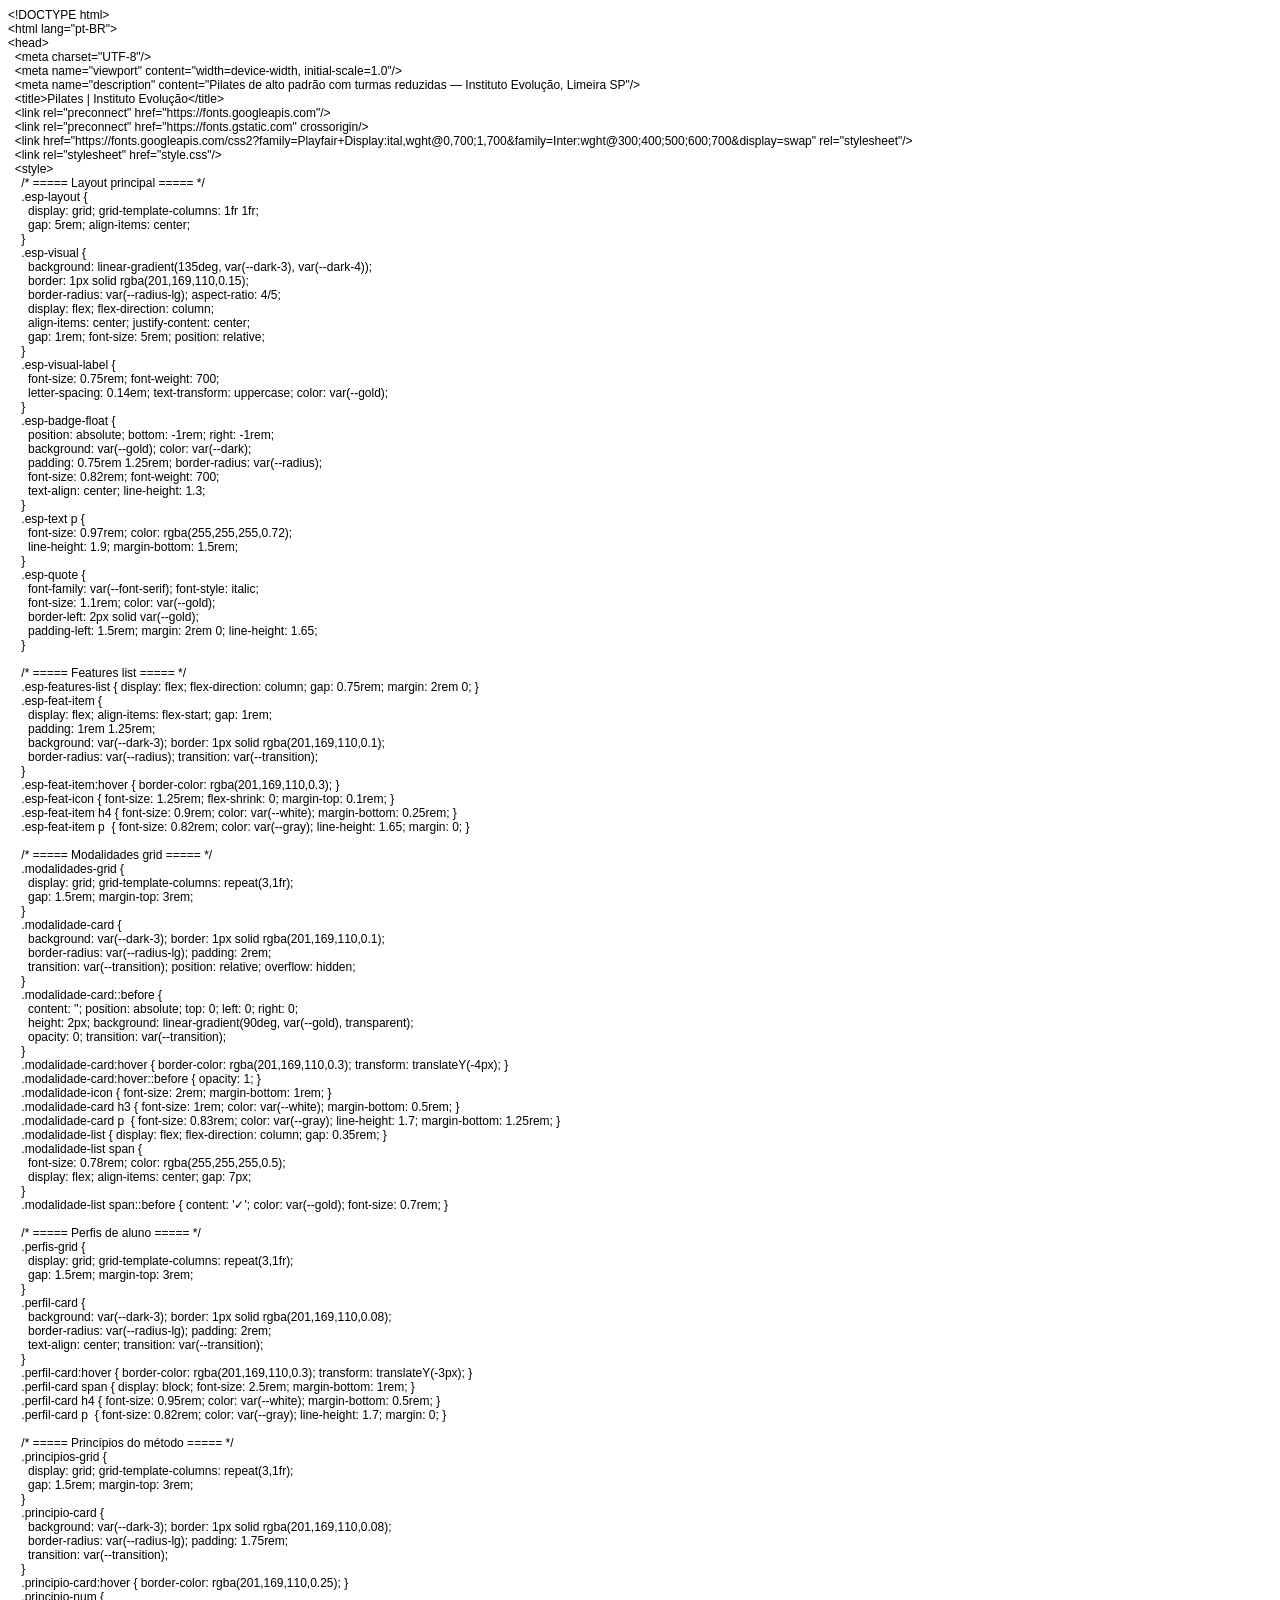
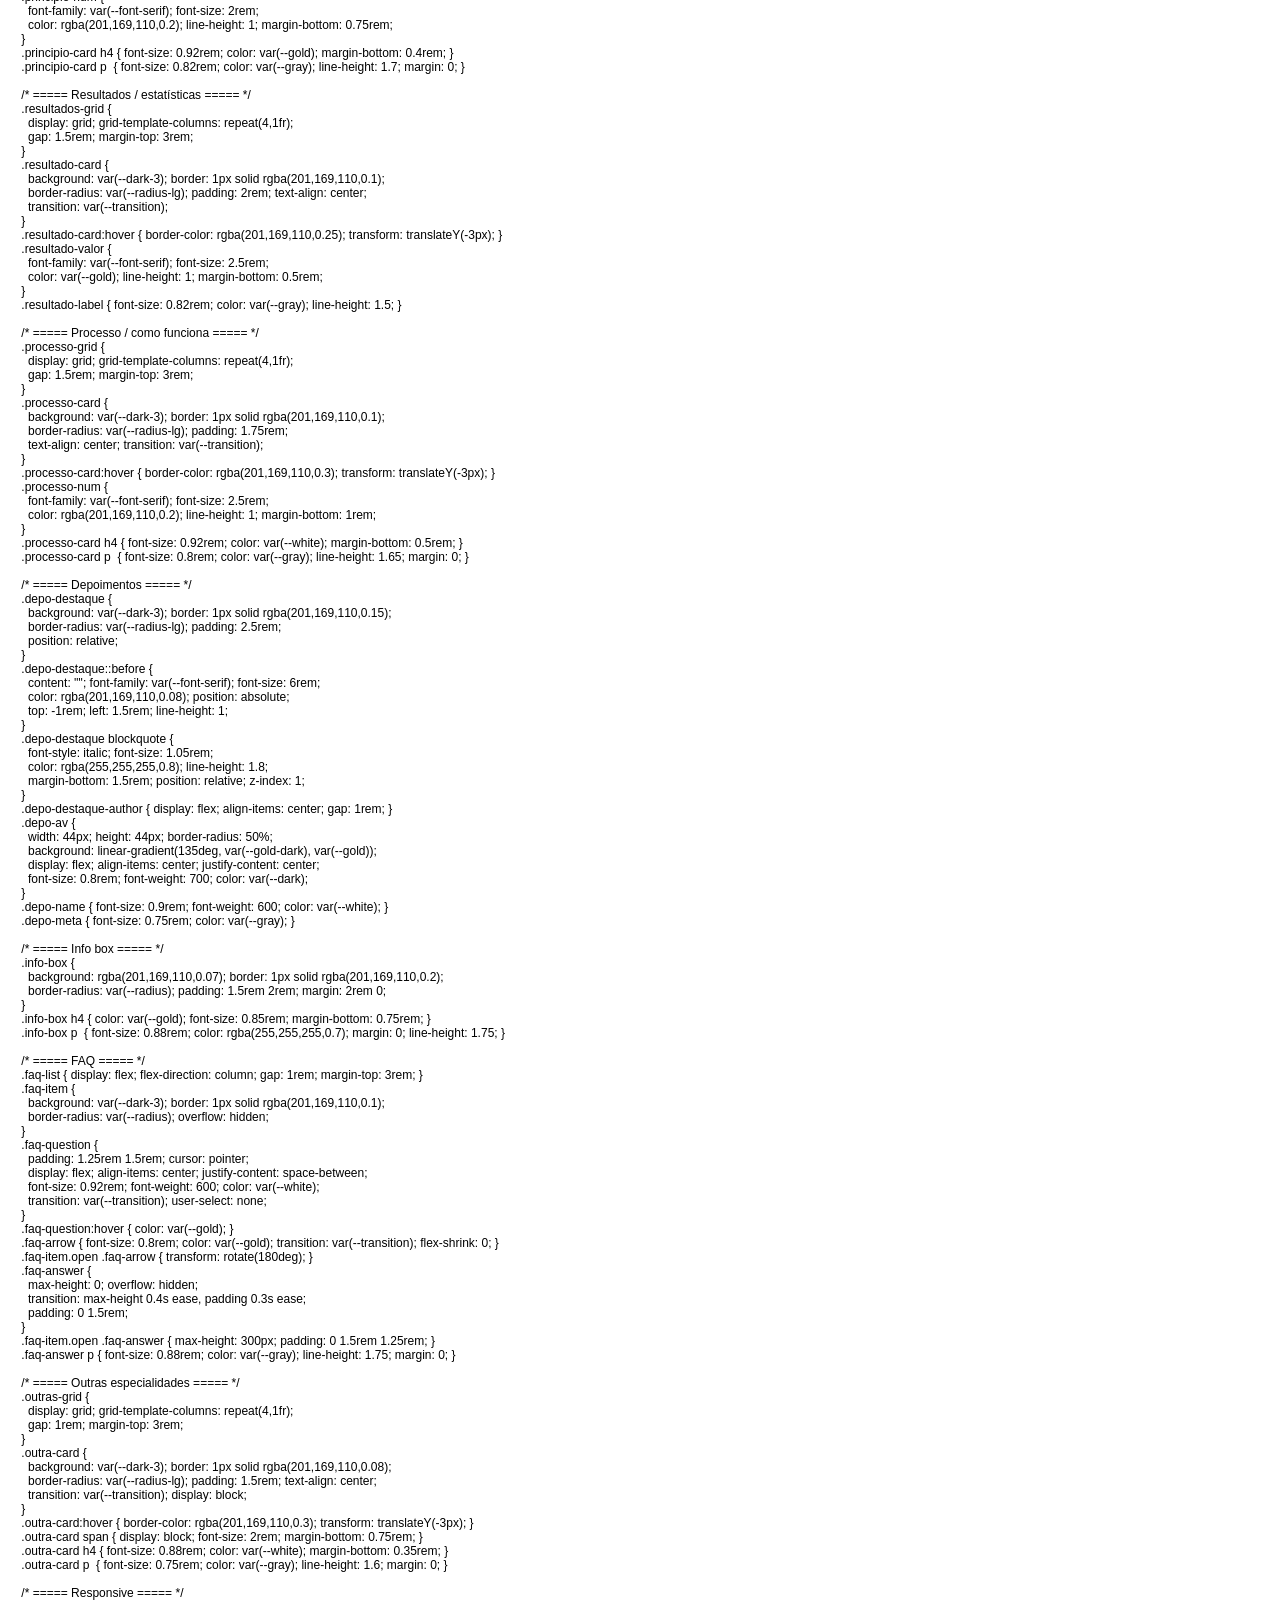
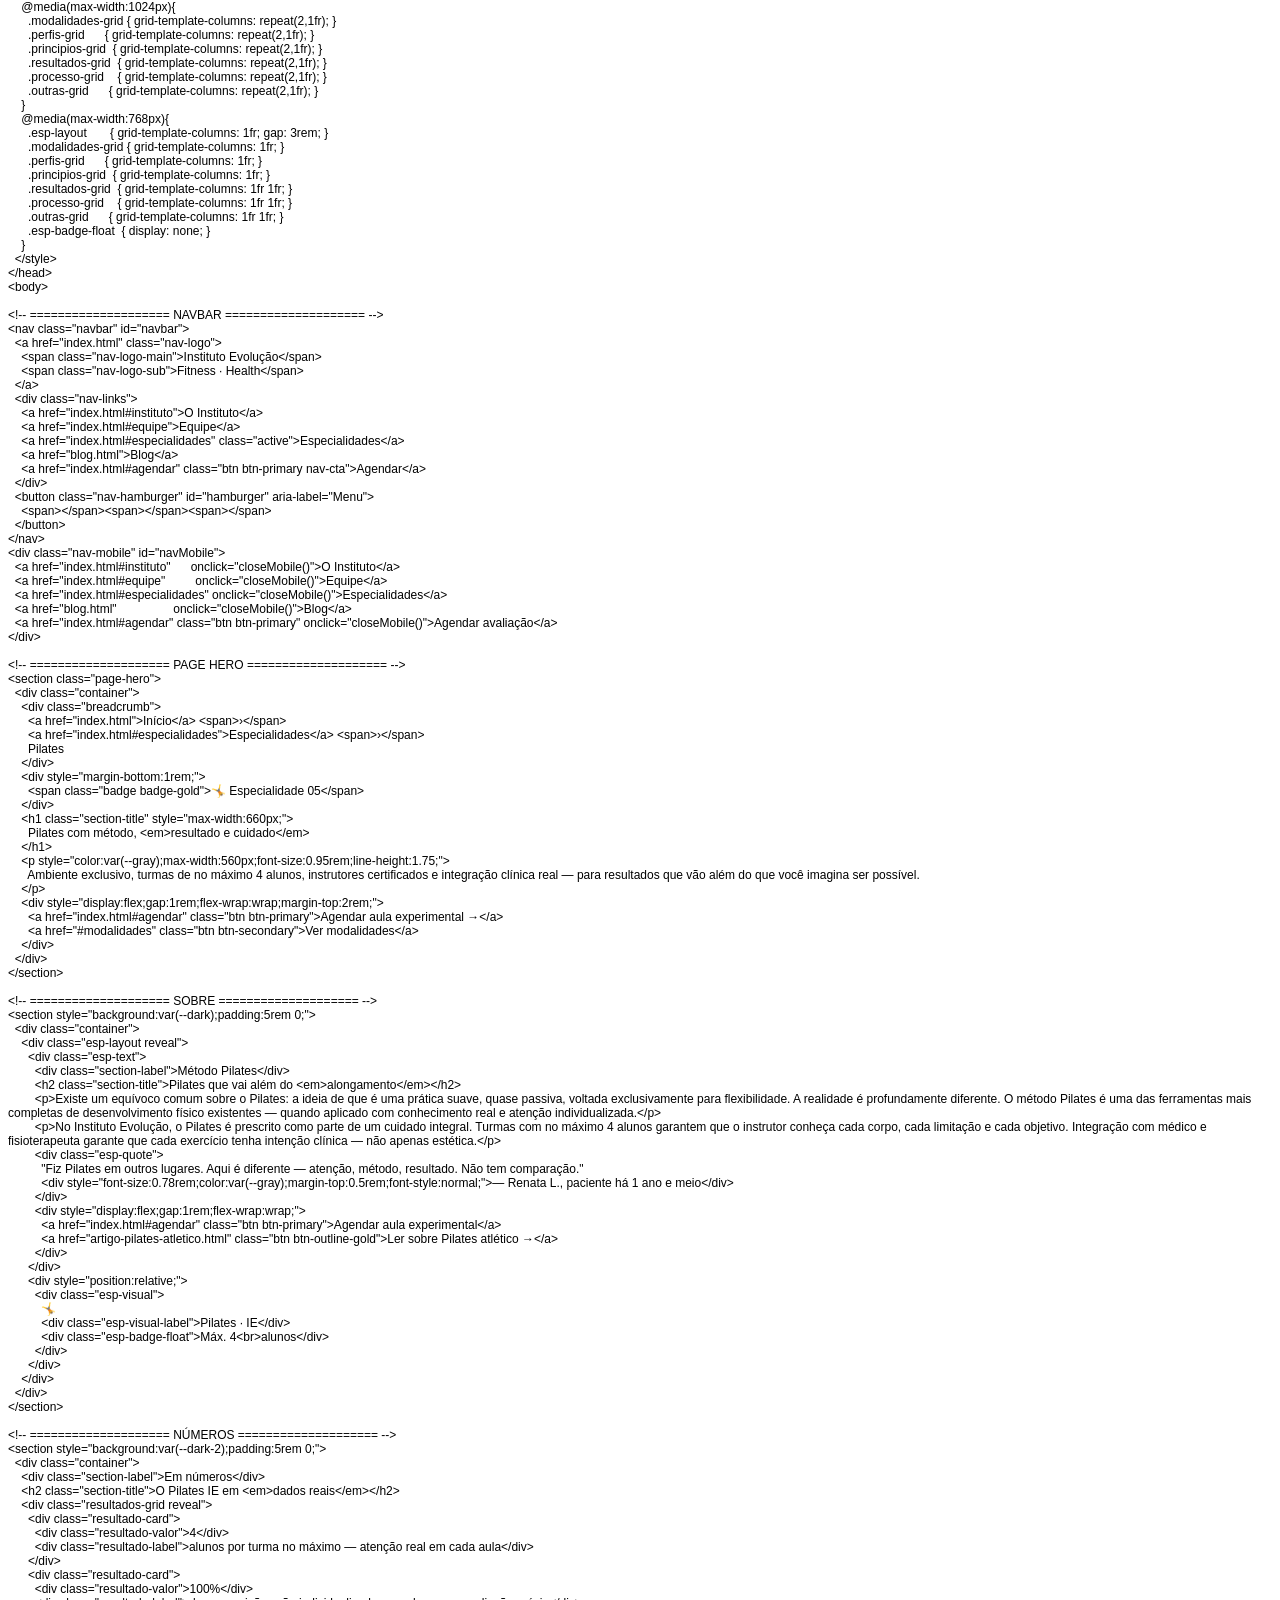
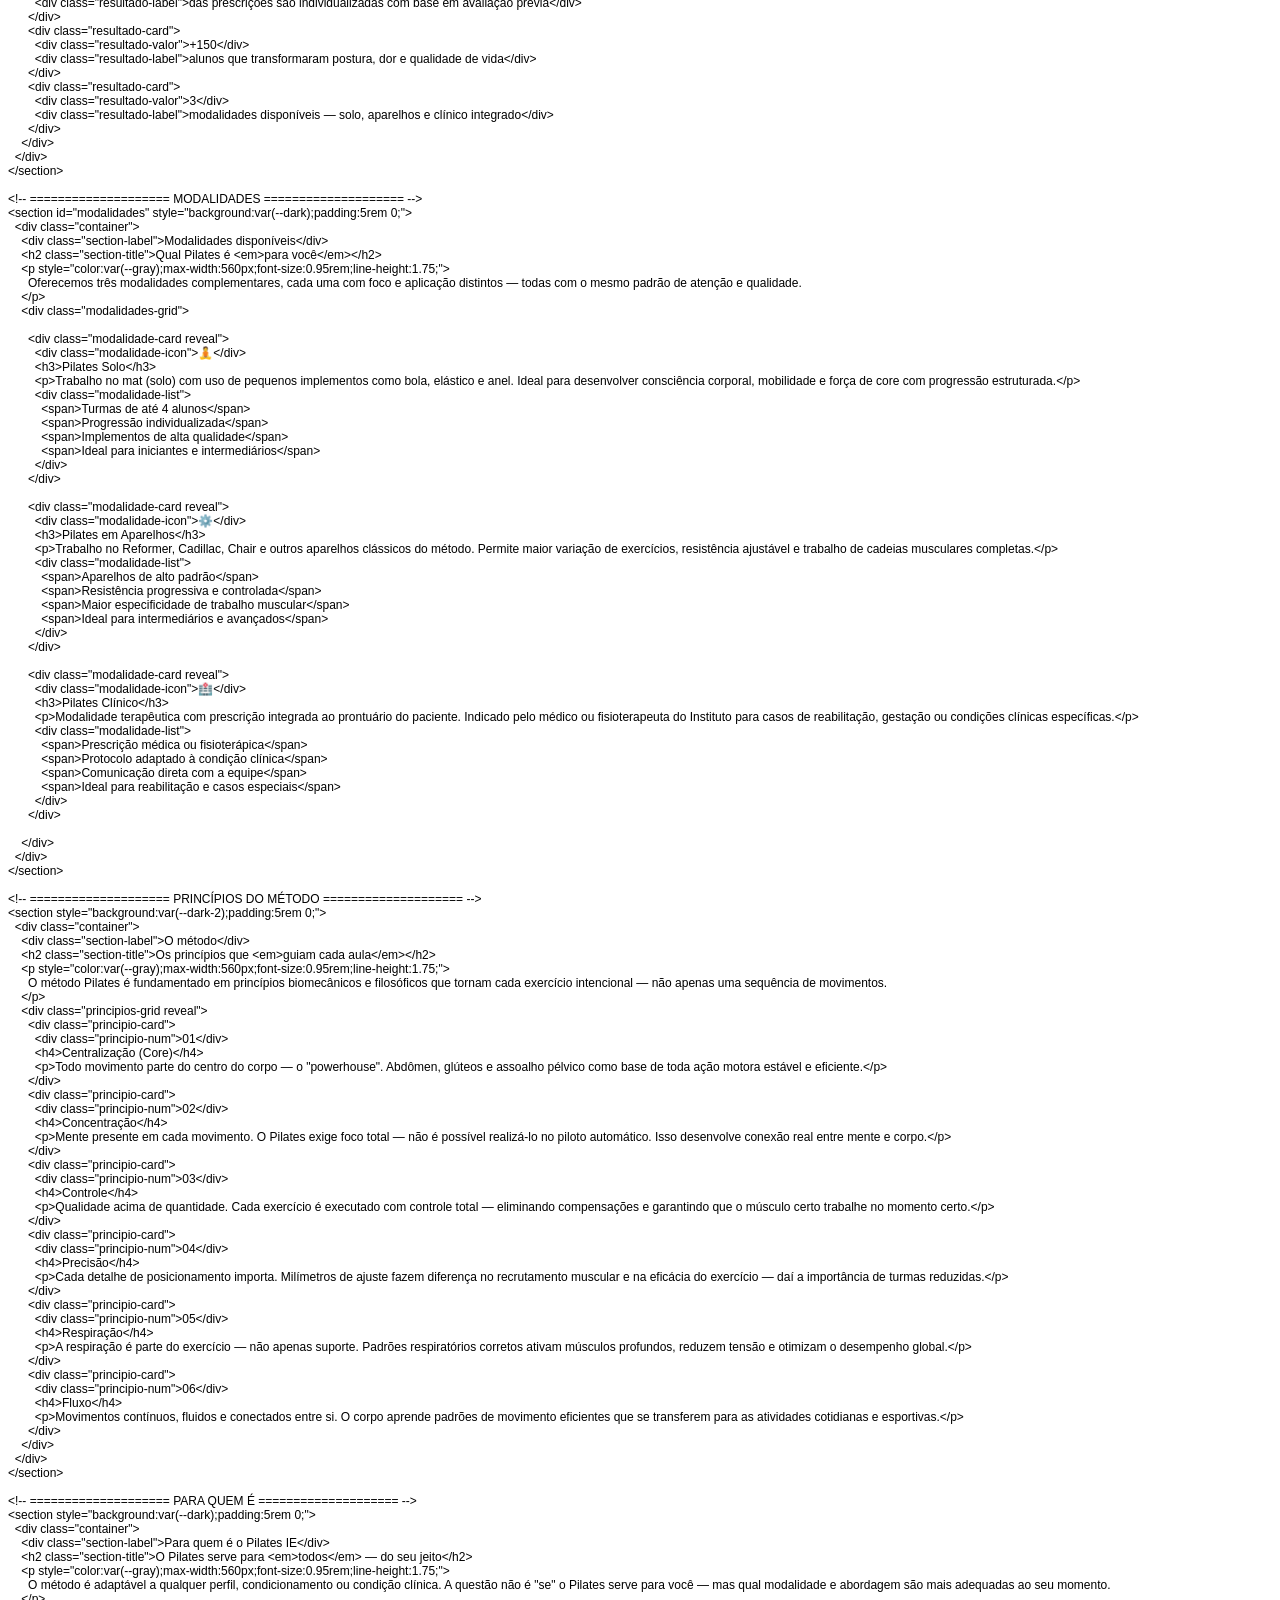
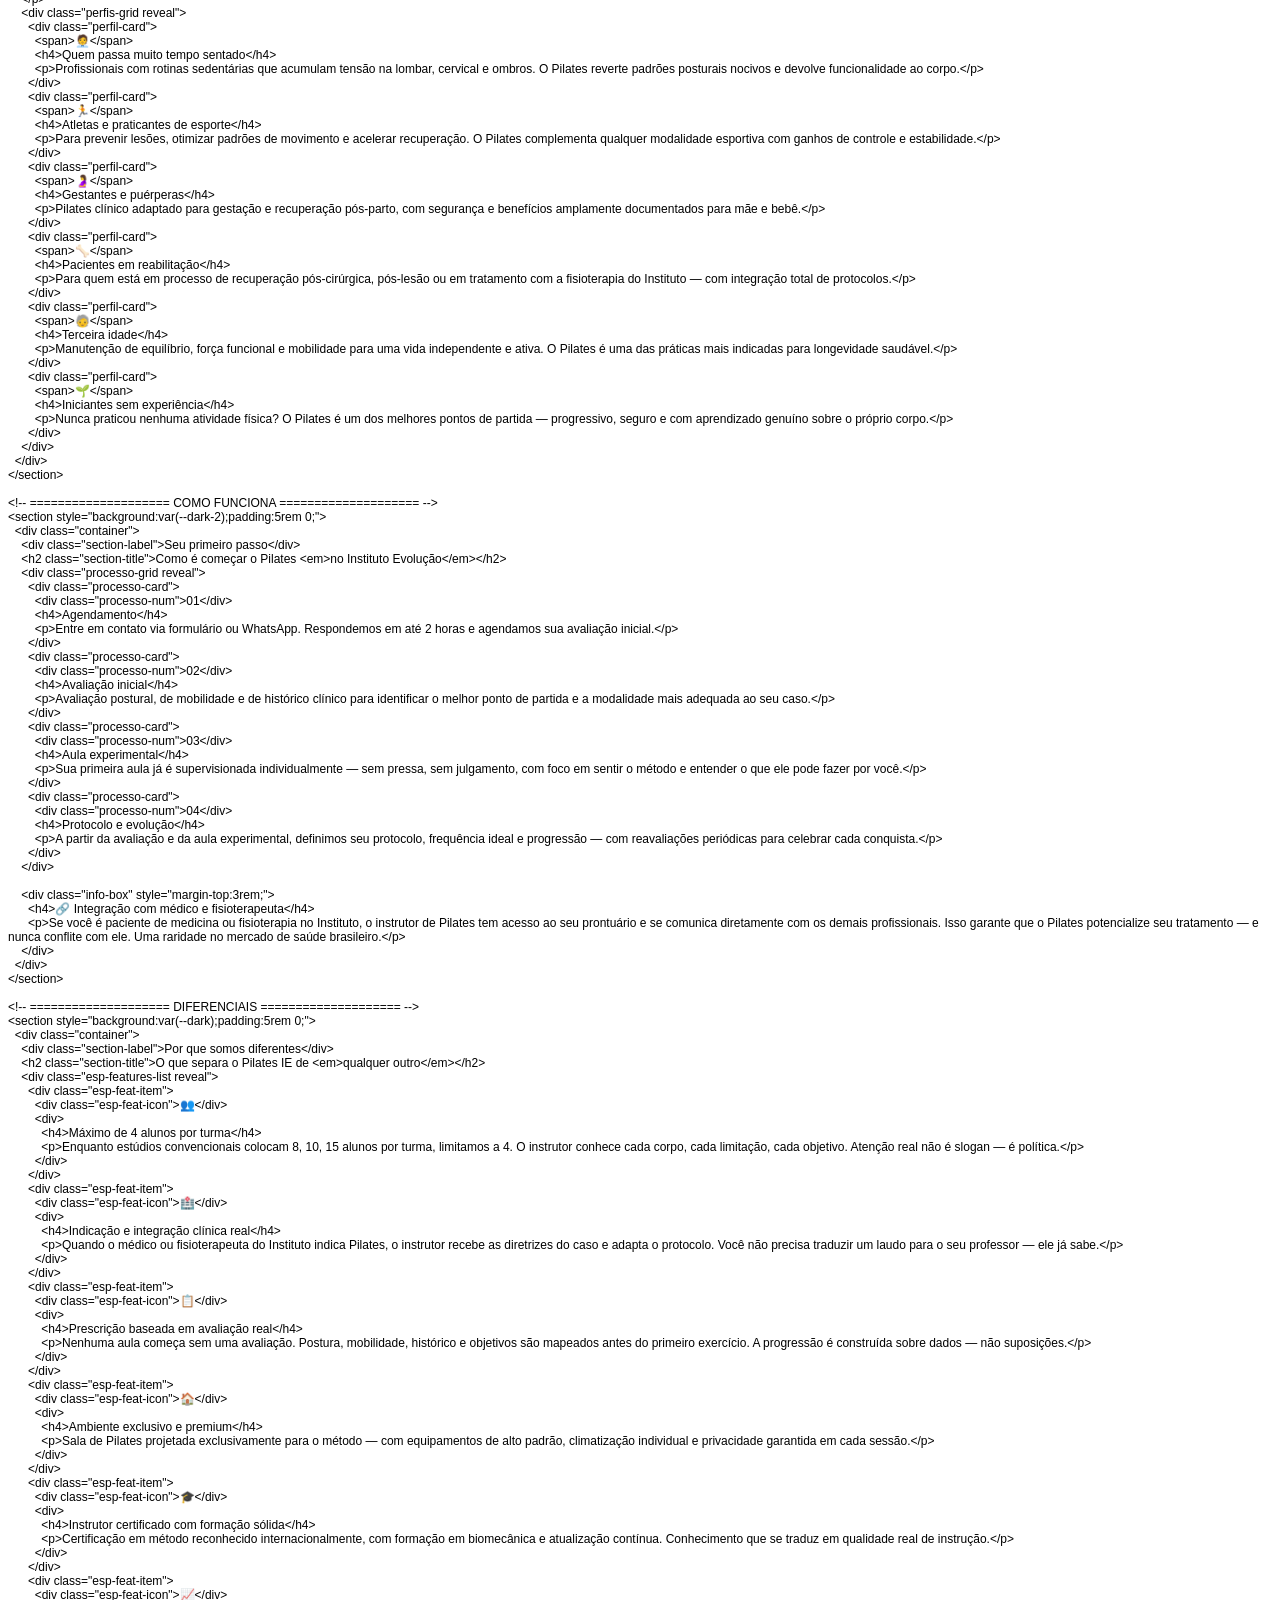
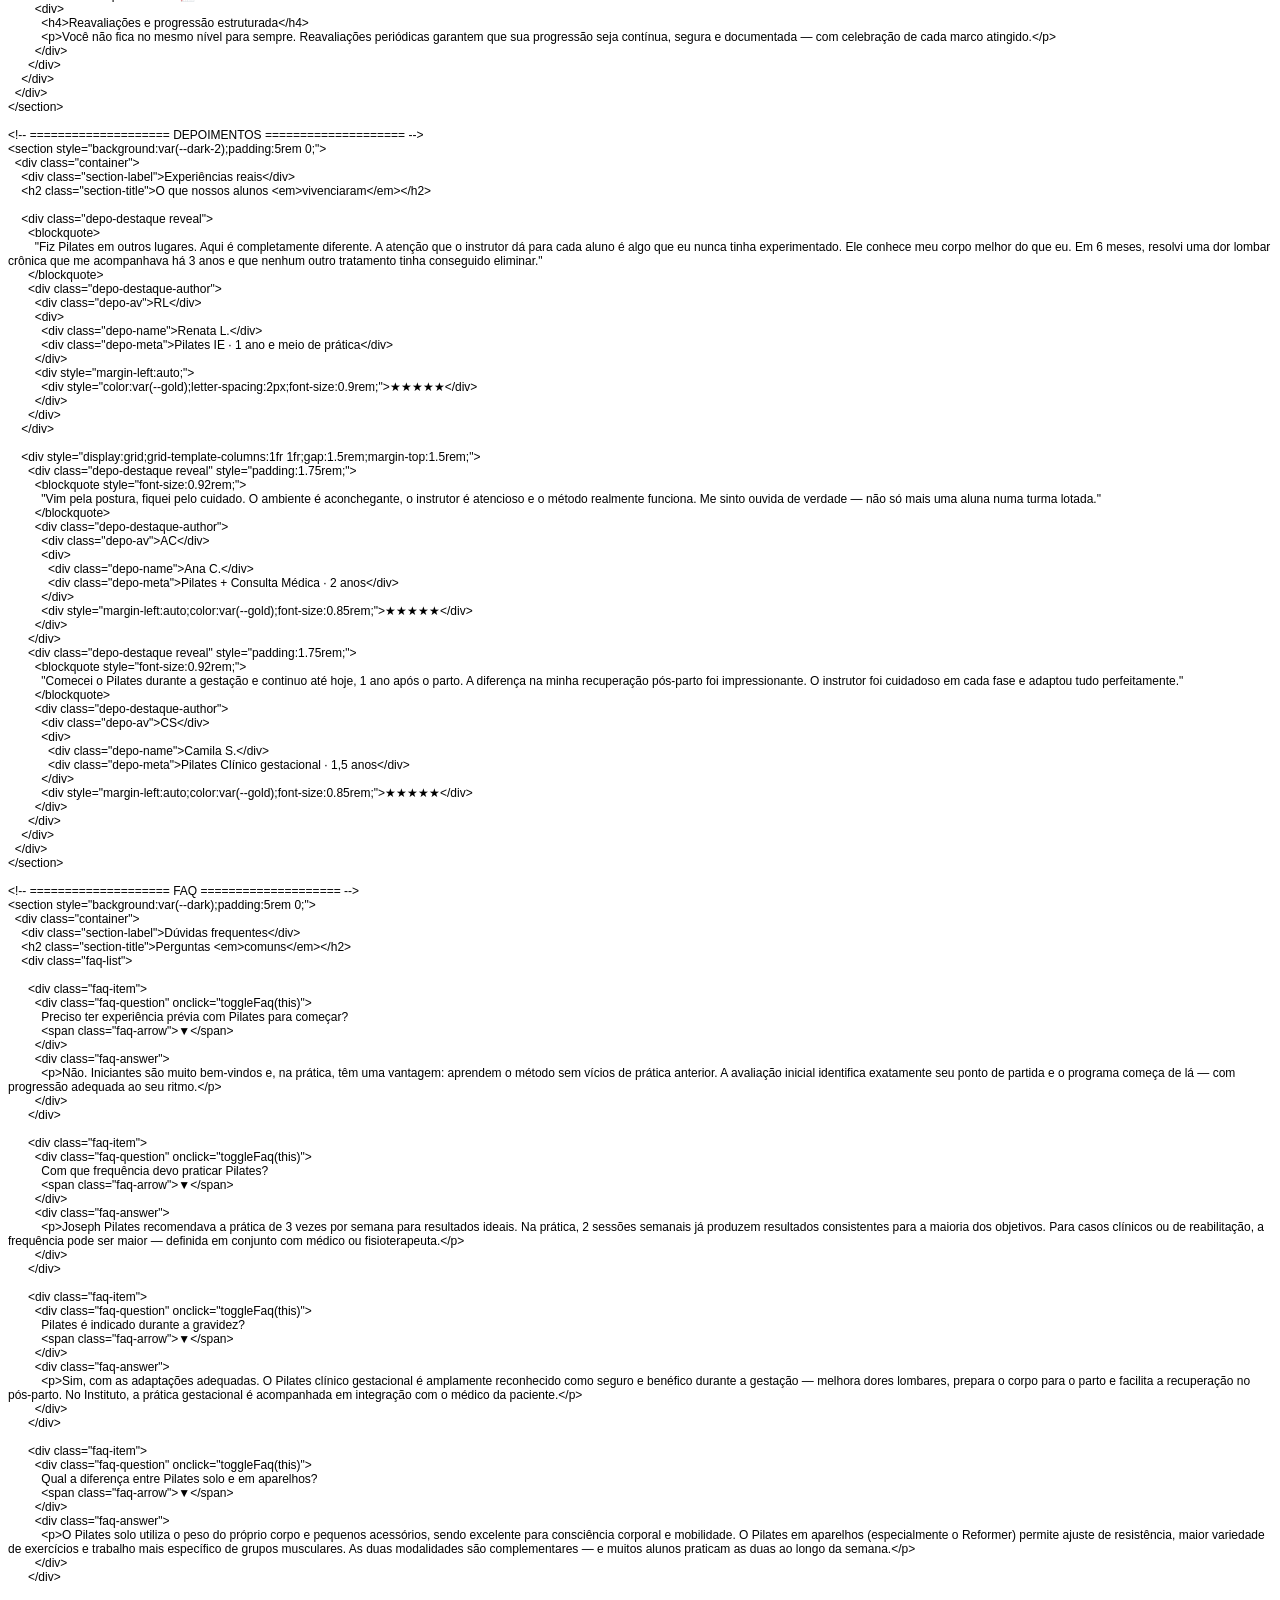
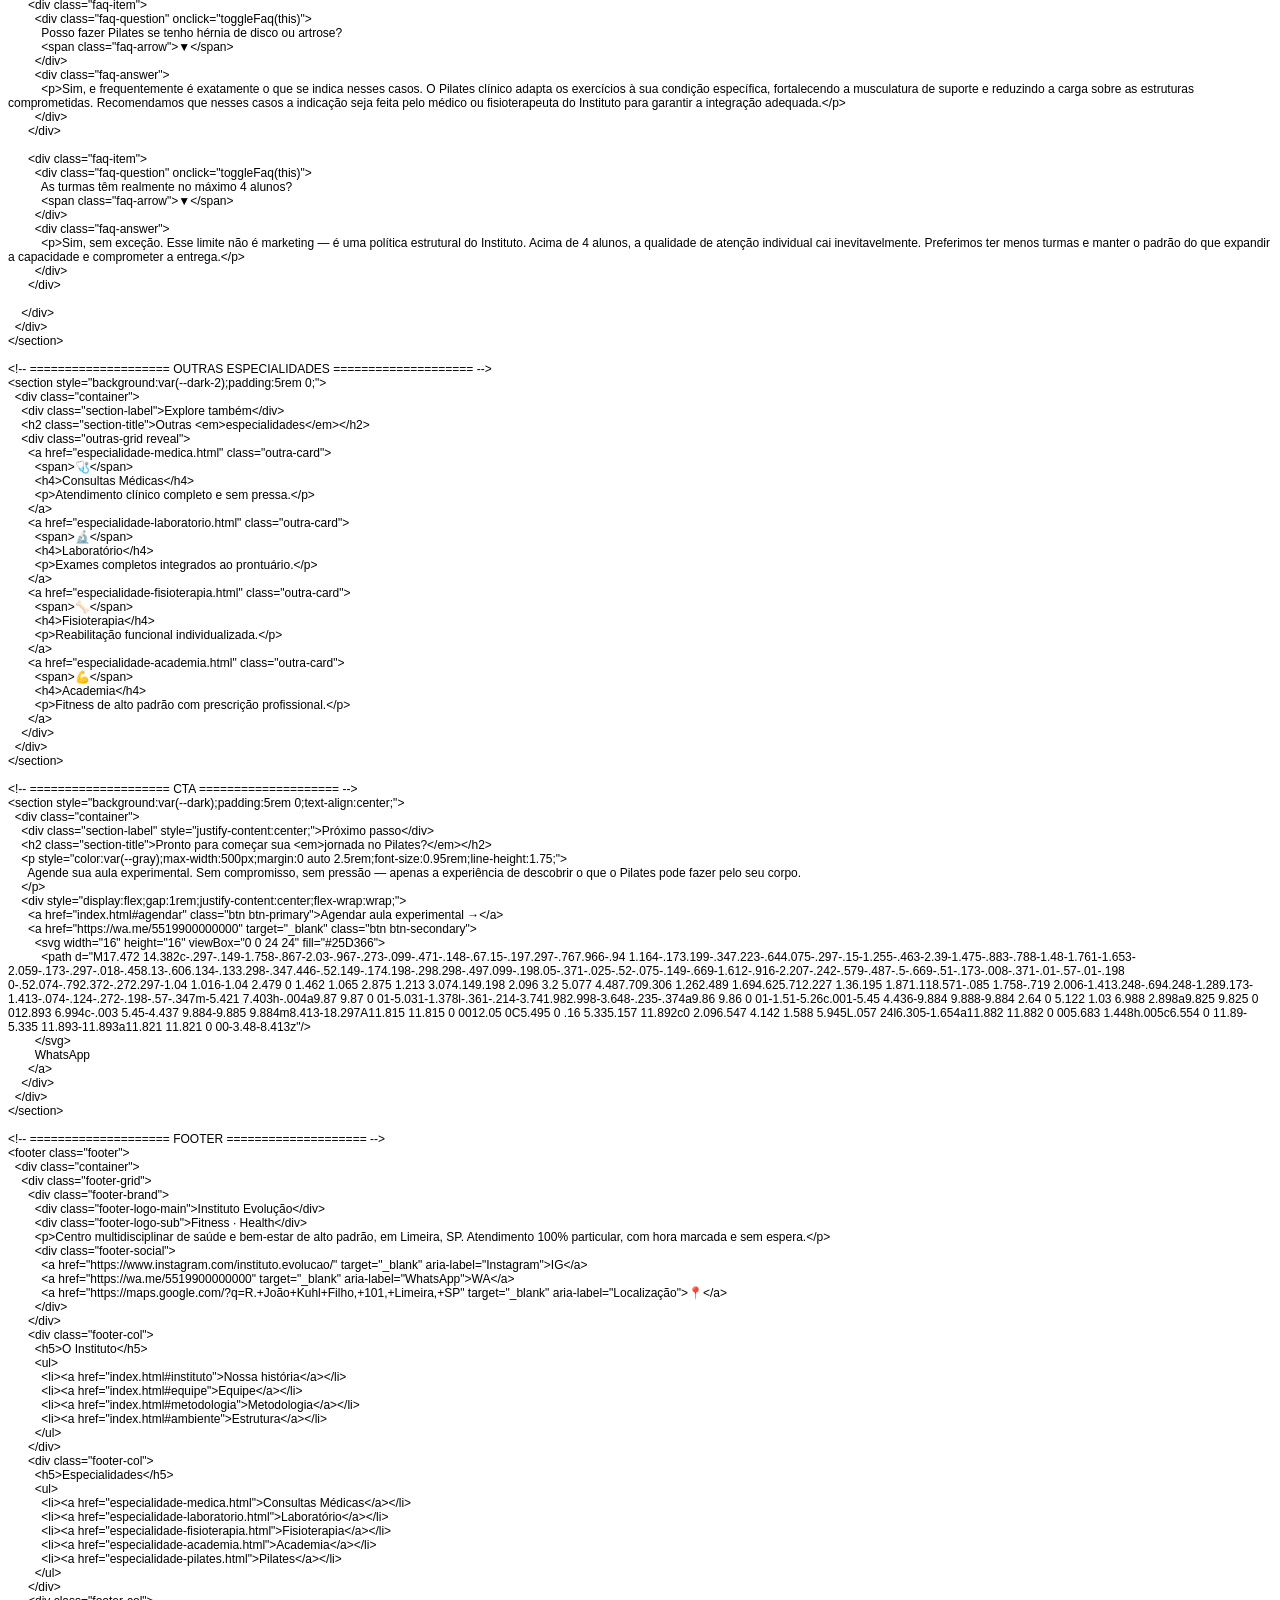
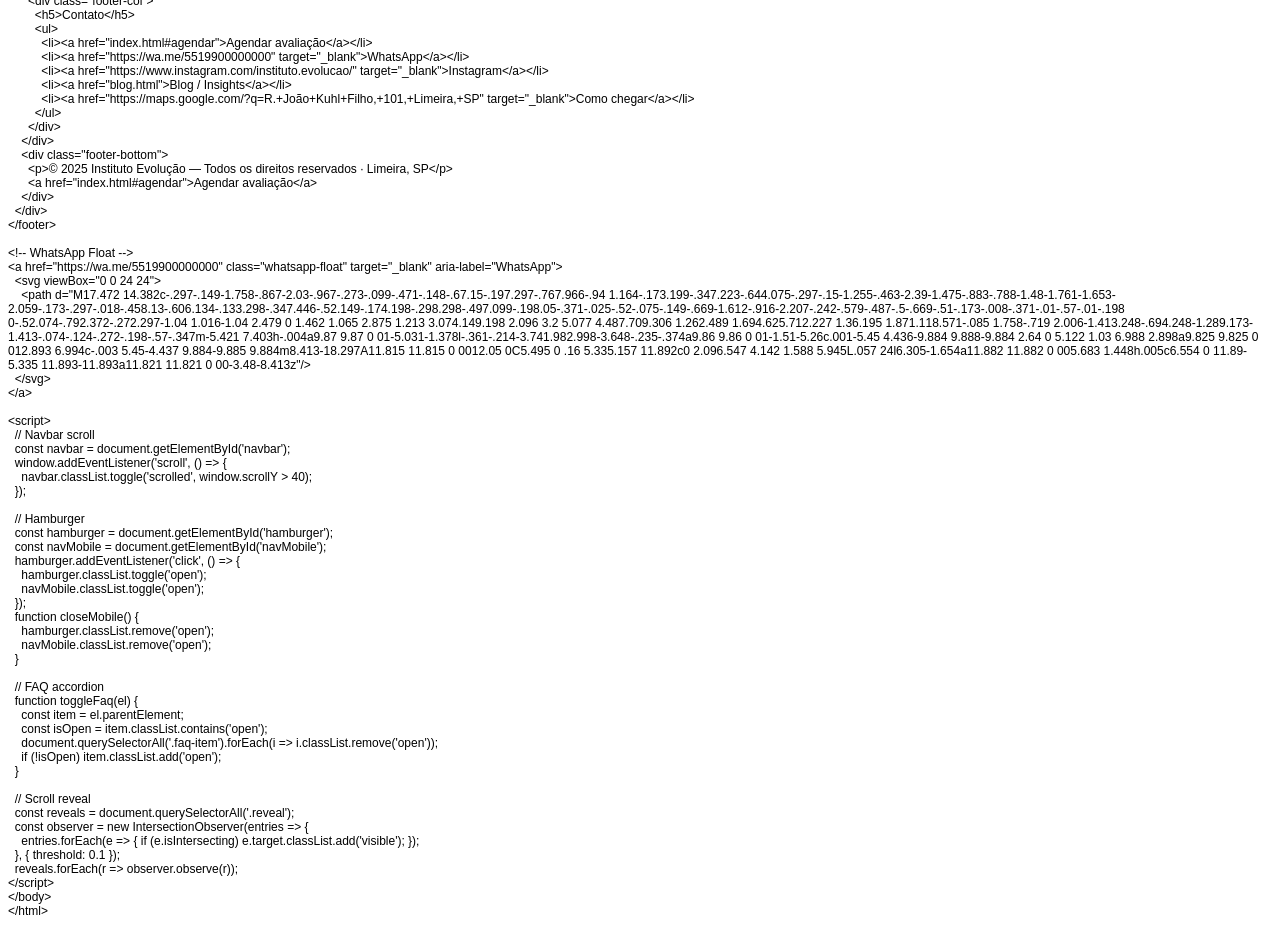
<file: especialidade-pilates.html>
<!DOCTYPE html PUBLIC "-//W3C//DTD HTML 4.01//EN" "http://www.w3.org/TR/html4/strict.dtd">
<html>
<head>
  <meta http-equiv="Content-Type" content="text/html; charset=utf-8">
  <meta http-equiv="Content-Style-Type" content="text/css">
  <title></title>
  <meta name="Generator" content="Cocoa HTML Writer">
  <meta name="CocoaVersion" content="2575.5">
  <style type="text/css">
    p.p1 {margin: 0.0px 0.0px 0.0px 0.0px; font: 12.0px Helvetica}
    p.p2 {margin: 0.0px 0.0px 0.0px 0.0px; font: 12.0px Helvetica; min-height: 14.0px}
  </style>
</head>
<body>
<p class="p1">&lt;!DOCTYPE html&gt;</p>
<p class="p1">&lt;html lang="pt-BR"&gt;</p>
<p class="p1">&lt;head&gt;</p>
<p class="p1"><span class="Apple-converted-space">  </span>&lt;meta charset="UTF-8"/&gt;</p>
<p class="p1"><span class="Apple-converted-space">  </span>&lt;meta name="viewport" content="width=device-width, initial-scale=1.0"/&gt;</p>
<p class="p1"><span class="Apple-converted-space">  </span>&lt;meta name="description" content="Pilates de alto padrão com turmas reduzidas — Instituto Evolução, Limeira SP"/&gt;</p>
<p class="p1"><span class="Apple-converted-space">  </span>&lt;title&gt;Pilates | Instituto Evolução&lt;/title&gt;</p>
<p class="p1"><span class="Apple-converted-space">  </span>&lt;link rel="preconnect" href="https://fonts.googleapis.com"/&gt;</p>
<p class="p1"><span class="Apple-converted-space">  </span>&lt;link rel="preconnect" href="https://fonts.gstatic.com" crossorigin/&gt;</p>
<p class="p1"><span class="Apple-converted-space">  </span>&lt;link href="https://fonts.googleapis.com/css2?family=Playfair+Display:ital,wght@0,700;1,700&amp;family=Inter:wght@300;400;500;600;700&amp;display=swap" rel="stylesheet"/&gt;</p>
<p class="p1"><span class="Apple-converted-space">  </span>&lt;link rel="stylesheet" href="style.css"/&gt;</p>
<p class="p1"><span class="Apple-converted-space">  </span>&lt;style&gt;</p>
<p class="p1"><span class="Apple-converted-space">    </span>/* ===== Layout principal ===== */</p>
<p class="p1"><span class="Apple-converted-space">    </span>.esp-layout {</p>
<p class="p1"><span class="Apple-converted-space">      </span>display: grid; grid-template-columns: 1fr 1fr;</p>
<p class="p1"><span class="Apple-converted-space">      </span>gap: 5rem; align-items: center;</p>
<p class="p1"><span class="Apple-converted-space">    </span>}</p>
<p class="p1"><span class="Apple-converted-space">    </span>.esp-visual {</p>
<p class="p1"><span class="Apple-converted-space">      </span>background: linear-gradient(135deg, var(--dark-3), var(--dark-4));</p>
<p class="p1"><span class="Apple-converted-space">      </span>border: 1px solid rgba(201,169,110,0.15);</p>
<p class="p1"><span class="Apple-converted-space">      </span>border-radius: var(--radius-lg); aspect-ratio: 4/5;</p>
<p class="p1"><span class="Apple-converted-space">      </span>display: flex; flex-direction: column;</p>
<p class="p1"><span class="Apple-converted-space">      </span>align-items: center; justify-content: center;</p>
<p class="p1"><span class="Apple-converted-space">      </span>gap: 1rem; font-size: 5rem; position: relative;</p>
<p class="p1"><span class="Apple-converted-space">    </span>}</p>
<p class="p1"><span class="Apple-converted-space">    </span>.esp-visual-label {</p>
<p class="p1"><span class="Apple-converted-space">      </span>font-size: 0.75rem; font-weight: 700;</p>
<p class="p1"><span class="Apple-converted-space">      </span>letter-spacing: 0.14em; text-transform: uppercase; color: var(--gold);</p>
<p class="p1"><span class="Apple-converted-space">    </span>}</p>
<p class="p1"><span class="Apple-converted-space">    </span>.esp-badge-float {</p>
<p class="p1"><span class="Apple-converted-space">      </span>position: absolute; bottom: -1rem; right: -1rem;</p>
<p class="p1"><span class="Apple-converted-space">      </span>background: var(--gold); color: var(--dark);</p>
<p class="p1"><span class="Apple-converted-space">      </span>padding: 0.75rem 1.25rem; border-radius: var(--radius);</p>
<p class="p1"><span class="Apple-converted-space">      </span>font-size: 0.82rem; font-weight: 700;</p>
<p class="p1"><span class="Apple-converted-space">      </span>text-align: center; line-height: 1.3;</p>
<p class="p1"><span class="Apple-converted-space">    </span>}</p>
<p class="p1"><span class="Apple-converted-space">    </span>.esp-text p {</p>
<p class="p1"><span class="Apple-converted-space">      </span>font-size: 0.97rem; color: rgba(255,255,255,0.72);</p>
<p class="p1"><span class="Apple-converted-space">      </span>line-height: 1.9; margin-bottom: 1.5rem;</p>
<p class="p1"><span class="Apple-converted-space">    </span>}</p>
<p class="p1"><span class="Apple-converted-space">    </span>.esp-quote {</p>
<p class="p1"><span class="Apple-converted-space">      </span>font-family: var(--font-serif); font-style: italic;</p>
<p class="p1"><span class="Apple-converted-space">      </span>font-size: 1.1rem; color: var(--gold);</p>
<p class="p1"><span class="Apple-converted-space">      </span>border-left: 2px solid var(--gold);</p>
<p class="p1"><span class="Apple-converted-space">      </span>padding-left: 1.5rem; margin: 2rem 0; line-height: 1.65;</p>
<p class="p1"><span class="Apple-converted-space">    </span>}</p>
<p class="p2"><br></p>
<p class="p1"><span class="Apple-converted-space">    </span>/* ===== Features list ===== */</p>
<p class="p1"><span class="Apple-converted-space">    </span>.esp-features-list { display: flex; flex-direction: column; gap: 0.75rem; margin: 2rem 0; }</p>
<p class="p1"><span class="Apple-converted-space">    </span>.esp-feat-item {</p>
<p class="p1"><span class="Apple-converted-space">      </span>display: flex; align-items: flex-start; gap: 1rem;</p>
<p class="p1"><span class="Apple-converted-space">      </span>padding: 1rem 1.25rem;</p>
<p class="p1"><span class="Apple-converted-space">      </span>background: var(--dark-3); border: 1px solid rgba(201,169,110,0.1);</p>
<p class="p1"><span class="Apple-converted-space">      </span>border-radius: var(--radius); transition: var(--transition);</p>
<p class="p1"><span class="Apple-converted-space">    </span>}</p>
<p class="p1"><span class="Apple-converted-space">    </span>.esp-feat-item:hover { border-color: rgba(201,169,110,0.3); }</p>
<p class="p1"><span class="Apple-converted-space">    </span>.esp-feat-icon { font-size: 1.25rem; flex-shrink: 0; margin-top: 0.1rem; }</p>
<p class="p1"><span class="Apple-converted-space">    </span>.esp-feat-item h4 { font-size: 0.9rem; color: var(--white); margin-bottom: 0.25rem; }</p>
<p class="p1"><span class="Apple-converted-space">    </span>.esp-feat-item p<span class="Apple-converted-space">  </span>{ font-size: 0.82rem; color: var(--gray); line-height: 1.65; margin: 0; }</p>
<p class="p2"><br></p>
<p class="p1"><span class="Apple-converted-space">    </span>/* ===== Modalidades grid ===== */</p>
<p class="p1"><span class="Apple-converted-space">    </span>.modalidades-grid {</p>
<p class="p1"><span class="Apple-converted-space">      </span>display: grid; grid-template-columns: repeat(3,1fr);</p>
<p class="p1"><span class="Apple-converted-space">      </span>gap: 1.5rem; margin-top: 3rem;</p>
<p class="p1"><span class="Apple-converted-space">    </span>}</p>
<p class="p1"><span class="Apple-converted-space">    </span>.modalidade-card {</p>
<p class="p1"><span class="Apple-converted-space">      </span>background: var(--dark-3); border: 1px solid rgba(201,169,110,0.1);</p>
<p class="p1"><span class="Apple-converted-space">      </span>border-radius: var(--radius-lg); padding: 2rem;</p>
<p class="p1"><span class="Apple-converted-space">      </span>transition: var(--transition); position: relative; overflow: hidden;</p>
<p class="p1"><span class="Apple-converted-space">    </span>}</p>
<p class="p1"><span class="Apple-converted-space">    </span>.modalidade-card::before {</p>
<p class="p1"><span class="Apple-converted-space">      </span>content: ''; position: absolute; top: 0; left: 0; right: 0;</p>
<p class="p1"><span class="Apple-converted-space">      </span>height: 2px; background: linear-gradient(90deg, var(--gold), transparent);</p>
<p class="p1"><span class="Apple-converted-space">      </span>opacity: 0; transition: var(--transition);</p>
<p class="p1"><span class="Apple-converted-space">    </span>}</p>
<p class="p1"><span class="Apple-converted-space">    </span>.modalidade-card:hover { border-color: rgba(201,169,110,0.3); transform: translateY(-4px); }</p>
<p class="p1"><span class="Apple-converted-space">    </span>.modalidade-card:hover::before { opacity: 1; }</p>
<p class="p1"><span class="Apple-converted-space">    </span>.modalidade-icon { font-size: 2rem; margin-bottom: 1rem; }</p>
<p class="p1"><span class="Apple-converted-space">    </span>.modalidade-card h3 { font-size: 1rem; color: var(--white); margin-bottom: 0.5rem; }</p>
<p class="p1"><span class="Apple-converted-space">    </span>.modalidade-card p<span class="Apple-converted-space">  </span>{ font-size: 0.83rem; color: var(--gray); line-height: 1.7; margin-bottom: 1.25rem; }</p>
<p class="p1"><span class="Apple-converted-space">    </span>.modalidade-list { display: flex; flex-direction: column; gap: 0.35rem; }</p>
<p class="p1"><span class="Apple-converted-space">    </span>.modalidade-list span {</p>
<p class="p1"><span class="Apple-converted-space">      </span>font-size: 0.78rem; color: rgba(255,255,255,0.5);</p>
<p class="p1"><span class="Apple-converted-space">      </span>display: flex; align-items: center; gap: 7px;</p>
<p class="p1"><span class="Apple-converted-space">    </span>}</p>
<p class="p1"><span class="Apple-converted-space">    </span>.modalidade-list span::before { content: '✓'; color: var(--gold); font-size: 0.7rem; }</p>
<p class="p2"><br></p>
<p class="p1"><span class="Apple-converted-space">    </span>/* ===== Perfis de aluno ===== */</p>
<p class="p1"><span class="Apple-converted-space">    </span>.perfis-grid {</p>
<p class="p1"><span class="Apple-converted-space">      </span>display: grid; grid-template-columns: repeat(3,1fr);</p>
<p class="p1"><span class="Apple-converted-space">      </span>gap: 1.5rem; margin-top: 3rem;</p>
<p class="p1"><span class="Apple-converted-space">    </span>}</p>
<p class="p1"><span class="Apple-converted-space">    </span>.perfil-card {</p>
<p class="p1"><span class="Apple-converted-space">      </span>background: var(--dark-3); border: 1px solid rgba(201,169,110,0.08);</p>
<p class="p1"><span class="Apple-converted-space">      </span>border-radius: var(--radius-lg); padding: 2rem;</p>
<p class="p1"><span class="Apple-converted-space">      </span>text-align: center; transition: var(--transition);</p>
<p class="p1"><span class="Apple-converted-space">    </span>}</p>
<p class="p1"><span class="Apple-converted-space">    </span>.perfil-card:hover { border-color: rgba(201,169,110,0.3); transform: translateY(-3px); }</p>
<p class="p1"><span class="Apple-converted-space">    </span>.perfil-card span { display: block; font-size: 2.5rem; margin-bottom: 1rem; }</p>
<p class="p1"><span class="Apple-converted-space">    </span>.perfil-card h4 { font-size: 0.95rem; color: var(--white); margin-bottom: 0.5rem; }</p>
<p class="p1"><span class="Apple-converted-space">    </span>.perfil-card p<span class="Apple-converted-space">  </span>{ font-size: 0.82rem; color: var(--gray); line-height: 1.7; margin: 0; }</p>
<p class="p2"><br></p>
<p class="p1"><span class="Apple-converted-space">    </span>/* ===== Princípios do método ===== */</p>
<p class="p1"><span class="Apple-converted-space">    </span>.principios-grid {</p>
<p class="p1"><span class="Apple-converted-space">      </span>display: grid; grid-template-columns: repeat(3,1fr);</p>
<p class="p1"><span class="Apple-converted-space">      </span>gap: 1.5rem; margin-top: 3rem;</p>
<p class="p1"><span class="Apple-converted-space">    </span>}</p>
<p class="p1"><span class="Apple-converted-space">    </span>.principio-card {</p>
<p class="p1"><span class="Apple-converted-space">      </span>background: var(--dark-3); border: 1px solid rgba(201,169,110,0.08);</p>
<p class="p1"><span class="Apple-converted-space">      </span>border-radius: var(--radius-lg); padding: 1.75rem;</p>
<p class="p1"><span class="Apple-converted-space">      </span>transition: var(--transition);</p>
<p class="p1"><span class="Apple-converted-space">    </span>}</p>
<p class="p1"><span class="Apple-converted-space">    </span>.principio-card:hover { border-color: rgba(201,169,110,0.25); }</p>
<p class="p1"><span class="Apple-converted-space">    </span>.principio-num {</p>
<p class="p1"><span class="Apple-converted-space">      </span>font-family: var(--font-serif); font-size: 2rem;</p>
<p class="p1"><span class="Apple-converted-space">      </span>color: rgba(201,169,110,0.2); line-height: 1; margin-bottom: 0.75rem;</p>
<p class="p1"><span class="Apple-converted-space">    </span>}</p>
<p class="p1"><span class="Apple-converted-space">    </span>.principio-card h4 { font-size: 0.92rem; color: var(--gold); margin-bottom: 0.4rem; }</p>
<p class="p1"><span class="Apple-converted-space">    </span>.principio-card p<span class="Apple-converted-space">  </span>{ font-size: 0.82rem; color: var(--gray); line-height: 1.7; margin: 0; }</p>
<p class="p2"><br></p>
<p class="p1"><span class="Apple-converted-space">    </span>/* ===== Resultados / estatísticas ===== */</p>
<p class="p1"><span class="Apple-converted-space">    </span>.resultados-grid {</p>
<p class="p1"><span class="Apple-converted-space">      </span>display: grid; grid-template-columns: repeat(4,1fr);</p>
<p class="p1"><span class="Apple-converted-space">      </span>gap: 1.5rem; margin-top: 3rem;</p>
<p class="p1"><span class="Apple-converted-space">    </span>}</p>
<p class="p1"><span class="Apple-converted-space">    </span>.resultado-card {</p>
<p class="p1"><span class="Apple-converted-space">      </span>background: var(--dark-3); border: 1px solid rgba(201,169,110,0.1);</p>
<p class="p1"><span class="Apple-converted-space">      </span>border-radius: var(--radius-lg); padding: 2rem; text-align: center;</p>
<p class="p1"><span class="Apple-converted-space">      </span>transition: var(--transition);</p>
<p class="p1"><span class="Apple-converted-space">    </span>}</p>
<p class="p1"><span class="Apple-converted-space">    </span>.resultado-card:hover { border-color: rgba(201,169,110,0.25); transform: translateY(-3px); }</p>
<p class="p1"><span class="Apple-converted-space">    </span>.resultado-valor {</p>
<p class="p1"><span class="Apple-converted-space">      </span>font-family: var(--font-serif); font-size: 2.5rem;</p>
<p class="p1"><span class="Apple-converted-space">      </span>color: var(--gold); line-height: 1; margin-bottom: 0.5rem;</p>
<p class="p1"><span class="Apple-converted-space">    </span>}</p>
<p class="p1"><span class="Apple-converted-space">    </span>.resultado-label { font-size: 0.82rem; color: var(--gray); line-height: 1.5; }</p>
<p class="p2"><br></p>
<p class="p1"><span class="Apple-converted-space">    </span>/* ===== Processo / como funciona ===== */</p>
<p class="p1"><span class="Apple-converted-space">    </span>.processo-grid {</p>
<p class="p1"><span class="Apple-converted-space">      </span>display: grid; grid-template-columns: repeat(4,1fr);</p>
<p class="p1"><span class="Apple-converted-space">      </span>gap: 1.5rem; margin-top: 3rem;</p>
<p class="p1"><span class="Apple-converted-space">    </span>}</p>
<p class="p1"><span class="Apple-converted-space">    </span>.processo-card {</p>
<p class="p1"><span class="Apple-converted-space">      </span>background: var(--dark-3); border: 1px solid rgba(201,169,110,0.1);</p>
<p class="p1"><span class="Apple-converted-space">      </span>border-radius: var(--radius-lg); padding: 1.75rem;</p>
<p class="p1"><span class="Apple-converted-space">      </span>text-align: center; transition: var(--transition);</p>
<p class="p1"><span class="Apple-converted-space">    </span>}</p>
<p class="p1"><span class="Apple-converted-space">    </span>.processo-card:hover { border-color: rgba(201,169,110,0.3); transform: translateY(-3px); }</p>
<p class="p1"><span class="Apple-converted-space">    </span>.processo-num {</p>
<p class="p1"><span class="Apple-converted-space">      </span>font-family: var(--font-serif); font-size: 2.5rem;</p>
<p class="p1"><span class="Apple-converted-space">      </span>color: rgba(201,169,110,0.2); line-height: 1; margin-bottom: 1rem;</p>
<p class="p1"><span class="Apple-converted-space">    </span>}</p>
<p class="p1"><span class="Apple-converted-space">    </span>.processo-card h4 { font-size: 0.92rem; color: var(--white); margin-bottom: 0.5rem; }</p>
<p class="p1"><span class="Apple-converted-space">    </span>.processo-card p<span class="Apple-converted-space">  </span>{ font-size: 0.8rem; color: var(--gray); line-height: 1.65; margin: 0; }</p>
<p class="p2"><br></p>
<p class="p1"><span class="Apple-converted-space">    </span>/* ===== Depoimentos ===== */</p>
<p class="p1"><span class="Apple-converted-space">    </span>.depo-destaque {</p>
<p class="p1"><span class="Apple-converted-space">      </span>background: var(--dark-3); border: 1px solid rgba(201,169,110,0.15);</p>
<p class="p1"><span class="Apple-converted-space">      </span>border-radius: var(--radius-lg); padding: 2.5rem;</p>
<p class="p1"><span class="Apple-converted-space">      </span>position: relative;</p>
<p class="p1"><span class="Apple-converted-space">    </span>}</p>
<p class="p1"><span class="Apple-converted-space">    </span>.depo-destaque::before {</p>
<p class="p1"><span class="Apple-converted-space">      </span>content: '"'; font-family: var(--font-serif); font-size: 6rem;</p>
<p class="p1"><span class="Apple-converted-space">      </span>color: rgba(201,169,110,0.08); position: absolute;</p>
<p class="p1"><span class="Apple-converted-space">      </span>top: -1rem; left: 1.5rem; line-height: 1;</p>
<p class="p1"><span class="Apple-converted-space">    </span>}</p>
<p class="p1"><span class="Apple-converted-space">    </span>.depo-destaque blockquote {</p>
<p class="p1"><span class="Apple-converted-space">      </span>font-style: italic; font-size: 1.05rem;</p>
<p class="p1"><span class="Apple-converted-space">      </span>color: rgba(255,255,255,0.8); line-height: 1.8;</p>
<p class="p1"><span class="Apple-converted-space">      </span>margin-bottom: 1.5rem; position: relative; z-index: 1;</p>
<p class="p1"><span class="Apple-converted-space">    </span>}</p>
<p class="p1"><span class="Apple-converted-space">    </span>.depo-destaque-author { display: flex; align-items: center; gap: 1rem; }</p>
<p class="p1"><span class="Apple-converted-space">    </span>.depo-av {</p>
<p class="p1"><span class="Apple-converted-space">      </span>width: 44px; height: 44px; border-radius: 50%;</p>
<p class="p1"><span class="Apple-converted-space">      </span>background: linear-gradient(135deg, var(--gold-dark), var(--gold));</p>
<p class="p1"><span class="Apple-converted-space">      </span>display: flex; align-items: center; justify-content: center;</p>
<p class="p1"><span class="Apple-converted-space">      </span>font-size: 0.8rem; font-weight: 700; color: var(--dark);</p>
<p class="p1"><span class="Apple-converted-space">    </span>}</p>
<p class="p1"><span class="Apple-converted-space">    </span>.depo-name { font-size: 0.9rem; font-weight: 600; color: var(--white); }</p>
<p class="p1"><span class="Apple-converted-space">    </span>.depo-meta { font-size: 0.75rem; color: var(--gray); }</p>
<p class="p2"><br></p>
<p class="p1"><span class="Apple-converted-space">    </span>/* ===== Info box ===== */</p>
<p class="p1"><span class="Apple-converted-space">    </span>.info-box {</p>
<p class="p1"><span class="Apple-converted-space">      </span>background: rgba(201,169,110,0.07); border: 1px solid rgba(201,169,110,0.2);</p>
<p class="p1"><span class="Apple-converted-space">      </span>border-radius: var(--radius); padding: 1.5rem 2rem; margin: 2rem 0;</p>
<p class="p1"><span class="Apple-converted-space">    </span>}</p>
<p class="p1"><span class="Apple-converted-space">    </span>.info-box h4 { color: var(--gold); font-size: 0.85rem; margin-bottom: 0.75rem; }</p>
<p class="p1"><span class="Apple-converted-space">    </span>.info-box p<span class="Apple-converted-space">  </span>{ font-size: 0.88rem; color: rgba(255,255,255,0.7); margin: 0; line-height: 1.75; }</p>
<p class="p2"><br></p>
<p class="p1"><span class="Apple-converted-space">    </span>/* ===== FAQ ===== */</p>
<p class="p1"><span class="Apple-converted-space">    </span>.faq-list { display: flex; flex-direction: column; gap: 1rem; margin-top: 3rem; }</p>
<p class="p1"><span class="Apple-converted-space">    </span>.faq-item {</p>
<p class="p1"><span class="Apple-converted-space">      </span>background: var(--dark-3); border: 1px solid rgba(201,169,110,0.1);</p>
<p class="p1"><span class="Apple-converted-space">      </span>border-radius: var(--radius); overflow: hidden;</p>
<p class="p1"><span class="Apple-converted-space">    </span>}</p>
<p class="p1"><span class="Apple-converted-space">    </span>.faq-question {</p>
<p class="p1"><span class="Apple-converted-space">      </span>padding: 1.25rem 1.5rem; cursor: pointer;</p>
<p class="p1"><span class="Apple-converted-space">      </span>display: flex; align-items: center; justify-content: space-between;</p>
<p class="p1"><span class="Apple-converted-space">      </span>font-size: 0.92rem; font-weight: 600; color: var(--white);</p>
<p class="p1"><span class="Apple-converted-space">      </span>transition: var(--transition); user-select: none;</p>
<p class="p1"><span class="Apple-converted-space">    </span>}</p>
<p class="p1"><span class="Apple-converted-space">    </span>.faq-question:hover { color: var(--gold); }</p>
<p class="p1"><span class="Apple-converted-space">    </span>.faq-arrow { font-size: 0.8rem; color: var(--gold); transition: var(--transition); flex-shrink: 0; }</p>
<p class="p1"><span class="Apple-converted-space">    </span>.faq-item.open .faq-arrow { transform: rotate(180deg); }</p>
<p class="p1"><span class="Apple-converted-space">    </span>.faq-answer {</p>
<p class="p1"><span class="Apple-converted-space">      </span>max-height: 0; overflow: hidden;</p>
<p class="p1"><span class="Apple-converted-space">      </span>transition: max-height 0.4s ease, padding 0.3s ease;</p>
<p class="p1"><span class="Apple-converted-space">      </span>padding: 0 1.5rem;</p>
<p class="p1"><span class="Apple-converted-space">    </span>}</p>
<p class="p1"><span class="Apple-converted-space">    </span>.faq-item.open .faq-answer { max-height: 300px; padding: 0 1.5rem 1.25rem; }</p>
<p class="p1"><span class="Apple-converted-space">    </span>.faq-answer p { font-size: 0.88rem; color: var(--gray); line-height: 1.75; margin: 0; }</p>
<p class="p2"><br></p>
<p class="p1"><span class="Apple-converted-space">    </span>/* ===== Outras especialidades ===== */</p>
<p class="p1"><span class="Apple-converted-space">    </span>.outras-grid {</p>
<p class="p1"><span class="Apple-converted-space">      </span>display: grid; grid-template-columns: repeat(4,1fr);</p>
<p class="p1"><span class="Apple-converted-space">      </span>gap: 1rem; margin-top: 3rem;</p>
<p class="p1"><span class="Apple-converted-space">    </span>}</p>
<p class="p1"><span class="Apple-converted-space">    </span>.outra-card {</p>
<p class="p1"><span class="Apple-converted-space">      </span>background: var(--dark-3); border: 1px solid rgba(201,169,110,0.08);</p>
<p class="p1"><span class="Apple-converted-space">      </span>border-radius: var(--radius-lg); padding: 1.5rem; text-align: center;</p>
<p class="p1"><span class="Apple-converted-space">      </span>transition: var(--transition); display: block;</p>
<p class="p1"><span class="Apple-converted-space">    </span>}</p>
<p class="p1"><span class="Apple-converted-space">    </span>.outra-card:hover { border-color: rgba(201,169,110,0.3); transform: translateY(-3px); }</p>
<p class="p1"><span class="Apple-converted-space">    </span>.outra-card span { display: block; font-size: 2rem; margin-bottom: 0.75rem; }</p>
<p class="p1"><span class="Apple-converted-space">    </span>.outra-card h4 { font-size: 0.88rem; color: var(--white); margin-bottom: 0.35rem; }</p>
<p class="p1"><span class="Apple-converted-space">    </span>.outra-card p<span class="Apple-converted-space">  </span>{ font-size: 0.75rem; color: var(--gray); line-height: 1.6; margin: 0; }</p>
<p class="p2"><br></p>
<p class="p1"><span class="Apple-converted-space">    </span>/* ===== Responsive ===== */</p>
<p class="p1"><span class="Apple-converted-space">    </span>@media(max-width:1024px){</p>
<p class="p1"><span class="Apple-converted-space">      </span>.modalidades-grid { grid-template-columns: repeat(2,1fr); }</p>
<p class="p1"><span class="Apple-converted-space">      </span>.perfis-grid<span class="Apple-converted-space">      </span>{ grid-template-columns: repeat(2,1fr); }</p>
<p class="p1"><span class="Apple-converted-space">      </span>.principios-grid<span class="Apple-converted-space">  </span>{ grid-template-columns: repeat(2,1fr); }</p>
<p class="p1"><span class="Apple-converted-space">      </span>.resultados-grid<span class="Apple-converted-space">  </span>{ grid-template-columns: repeat(2,1fr); }</p>
<p class="p1"><span class="Apple-converted-space">      </span>.processo-grid<span class="Apple-converted-space">    </span>{ grid-template-columns: repeat(2,1fr); }</p>
<p class="p1"><span class="Apple-converted-space">      </span>.outras-grid<span class="Apple-converted-space">      </span>{ grid-template-columns: repeat(2,1fr); }</p>
<p class="p1"><span class="Apple-converted-space">    </span>}</p>
<p class="p1"><span class="Apple-converted-space">    </span>@media(max-width:768px){</p>
<p class="p1"><span class="Apple-converted-space">      </span>.esp-layout <span class="Apple-converted-space">      </span>{ grid-template-columns: 1fr; gap: 3rem; }</p>
<p class="p1"><span class="Apple-converted-space">      </span>.modalidades-grid { grid-template-columns: 1fr; }</p>
<p class="p1"><span class="Apple-converted-space">      </span>.perfis-grid<span class="Apple-converted-space">      </span>{ grid-template-columns: 1fr; }</p>
<p class="p1"><span class="Apple-converted-space">      </span>.principios-grid<span class="Apple-converted-space">  </span>{ grid-template-columns: 1fr; }</p>
<p class="p1"><span class="Apple-converted-space">      </span>.resultados-grid<span class="Apple-converted-space">  </span>{ grid-template-columns: 1fr 1fr; }</p>
<p class="p1"><span class="Apple-converted-space">      </span>.processo-grid<span class="Apple-converted-space">    </span>{ grid-template-columns: 1fr 1fr; }</p>
<p class="p1"><span class="Apple-converted-space">      </span>.outras-grid<span class="Apple-converted-space">      </span>{ grid-template-columns: 1fr 1fr; }</p>
<p class="p1"><span class="Apple-converted-space">      </span>.esp-badge-float<span class="Apple-converted-space">  </span>{ display: none; }</p>
<p class="p1"><span class="Apple-converted-space">    </span>}</p>
<p class="p1"><span class="Apple-converted-space">  </span>&lt;/style&gt;</p>
<p class="p1">&lt;/head&gt;</p>
<p class="p1">&lt;body&gt;</p>
<p class="p2"><br></p>
<p class="p1">&lt;!-- ==================== NAVBAR ==================== --&gt;</p>
<p class="p1">&lt;nav class="navbar" id="navbar"&gt;</p>
<p class="p1"><span class="Apple-converted-space">  </span>&lt;a href="index.html" class="nav-logo"&gt;</p>
<p class="p1"><span class="Apple-converted-space">    </span>&lt;span class="nav-logo-main"&gt;Instituto Evolução&lt;/span&gt;</p>
<p class="p1"><span class="Apple-converted-space">    </span>&lt;span class="nav-logo-sub"&gt;Fitness · Health&lt;/span&gt;</p>
<p class="p1"><span class="Apple-converted-space">  </span>&lt;/a&gt;</p>
<p class="p1"><span class="Apple-converted-space">  </span>&lt;div class="nav-links"&gt;</p>
<p class="p1"><span class="Apple-converted-space">    </span>&lt;a href="index.html#instituto"&gt;O Instituto&lt;/a&gt;</p>
<p class="p1"><span class="Apple-converted-space">    </span>&lt;a href="index.html#equipe"&gt;Equipe&lt;/a&gt;</p>
<p class="p1"><span class="Apple-converted-space">    </span>&lt;a href="index.html#especialidades" class="active"&gt;Especialidades&lt;/a&gt;</p>
<p class="p1"><span class="Apple-converted-space">    </span>&lt;a href="blog.html"&gt;Blog&lt;/a&gt;</p>
<p class="p1"><span class="Apple-converted-space">    </span>&lt;a href="index.html#agendar" class="btn btn-primary nav-cta"&gt;Agendar&lt;/a&gt;</p>
<p class="p1"><span class="Apple-converted-space">  </span>&lt;/div&gt;</p>
<p class="p1"><span class="Apple-converted-space">  </span>&lt;button class="nav-hamburger" id="hamburger" aria-label="Menu"&gt;</p>
<p class="p1"><span class="Apple-converted-space">    </span>&lt;span&gt;&lt;/span&gt;&lt;span&gt;&lt;/span&gt;&lt;span&gt;&lt;/span&gt;</p>
<p class="p1"><span class="Apple-converted-space">  </span>&lt;/button&gt;</p>
<p class="p1">&lt;/nav&gt;</p>
<p class="p1">&lt;div class="nav-mobile" id="navMobile"&gt;</p>
<p class="p1"><span class="Apple-converted-space">  </span>&lt;a href="index.html#instituto"<span class="Apple-converted-space">      </span>onclick="closeMobile()"&gt;O Instituto&lt;/a&gt;</p>
<p class="p1"><span class="Apple-converted-space">  </span>&lt;a href="index.html#equipe" <span class="Apple-converted-space">        </span>onclick="closeMobile()"&gt;Equipe&lt;/a&gt;</p>
<p class="p1"><span class="Apple-converted-space">  </span>&lt;a href="index.html#especialidades" onclick="closeMobile()"&gt;Especialidades&lt;/a&gt;</p>
<p class="p1"><span class="Apple-converted-space">  </span>&lt;a href="blog.html" <span class="Apple-converted-space">                </span>onclick="closeMobile()"&gt;Blog&lt;/a&gt;</p>
<p class="p1"><span class="Apple-converted-space">  </span>&lt;a href="index.html#agendar" class="btn btn-primary" onclick="closeMobile()"&gt;Agendar avaliação&lt;/a&gt;</p>
<p class="p1">&lt;/div&gt;</p>
<p class="p2"><br></p>
<p class="p1">&lt;!-- ==================== PAGE HERO ==================== --&gt;</p>
<p class="p1">&lt;section class="page-hero"&gt;</p>
<p class="p1"><span class="Apple-converted-space">  </span>&lt;div class="container"&gt;</p>
<p class="p1"><span class="Apple-converted-space">    </span>&lt;div class="breadcrumb"&gt;</p>
<p class="p1"><span class="Apple-converted-space">      </span>&lt;a href="index.html"&gt;Início&lt;/a&gt; &lt;span&gt;›&lt;/span&gt;</p>
<p class="p1"><span class="Apple-converted-space">      </span>&lt;a href="index.html#especialidades"&gt;Especialidades&lt;/a&gt; &lt;span&gt;›&lt;/span&gt;</p>
<p class="p1"><span class="Apple-converted-space">      </span>Pilates</p>
<p class="p1"><span class="Apple-converted-space">    </span>&lt;/div&gt;</p>
<p class="p1"><span class="Apple-converted-space">    </span>&lt;div style="margin-bottom:1rem;"&gt;</p>
<p class="p1"><span class="Apple-converted-space">      </span>&lt;span class="badge badge-gold"&gt;🤸 Especialidade 05&lt;/span&gt;</p>
<p class="p1"><span class="Apple-converted-space">    </span>&lt;/div&gt;</p>
<p class="p1"><span class="Apple-converted-space">    </span>&lt;h1 class="section-title" style="max-width:660px;"&gt;</p>
<p class="p1"><span class="Apple-converted-space">      </span>Pilates com método, &lt;em&gt;resultado e cuidado&lt;/em&gt;</p>
<p class="p1"><span class="Apple-converted-space">    </span>&lt;/h1&gt;</p>
<p class="p1"><span class="Apple-converted-space">    </span>&lt;p style="color:var(--gray);max-width:560px;font-size:0.95rem;line-height:1.75;"&gt;</p>
<p class="p1"><span class="Apple-converted-space">      </span>Ambiente exclusivo, turmas de no máximo 4 alunos, instrutores certificados e integração clínica real — para resultados que vão além do que você imagina ser possível.</p>
<p class="p1"><span class="Apple-converted-space">    </span>&lt;/p&gt;</p>
<p class="p1"><span class="Apple-converted-space">    </span>&lt;div style="display:flex;gap:1rem;flex-wrap:wrap;margin-top:2rem;"&gt;</p>
<p class="p1"><span class="Apple-converted-space">      </span>&lt;a href="index.html#agendar" class="btn btn-primary"&gt;Agendar aula experimental →&lt;/a&gt;</p>
<p class="p1"><span class="Apple-converted-space">      </span>&lt;a href="#modalidades" class="btn btn-secondary"&gt;Ver modalidades&lt;/a&gt;</p>
<p class="p1"><span class="Apple-converted-space">    </span>&lt;/div&gt;</p>
<p class="p1"><span class="Apple-converted-space">  </span>&lt;/div&gt;</p>
<p class="p1">&lt;/section&gt;</p>
<p class="p2"><br></p>
<p class="p1">&lt;!-- ==================== SOBRE ==================== --&gt;</p>
<p class="p1">&lt;section style="background:var(--dark);padding:5rem 0;"&gt;</p>
<p class="p1"><span class="Apple-converted-space">  </span>&lt;div class="container"&gt;</p>
<p class="p1"><span class="Apple-converted-space">    </span>&lt;div class="esp-layout reveal"&gt;</p>
<p class="p1"><span class="Apple-converted-space">      </span>&lt;div class="esp-text"&gt;</p>
<p class="p1"><span class="Apple-converted-space">        </span>&lt;div class="section-label"&gt;Método Pilates&lt;/div&gt;</p>
<p class="p1"><span class="Apple-converted-space">        </span>&lt;h2 class="section-title"&gt;Pilates que vai além do &lt;em&gt;alongamento&lt;/em&gt;&lt;/h2&gt;</p>
<p class="p1"><span class="Apple-converted-space">        </span>&lt;p&gt;Existe um equívoco comum sobre o Pilates: a ideia de que é uma prática suave, quase passiva, voltada exclusivamente para flexibilidade. A realidade é profundamente diferente. O método Pilates é uma das ferramentas mais completas de desenvolvimento físico existentes — quando aplicado com conhecimento real e atenção individualizada.&lt;/p&gt;</p>
<p class="p1"><span class="Apple-converted-space">        </span>&lt;p&gt;No Instituto Evolução, o Pilates é prescrito como parte de um cuidado integral. Turmas com no máximo 4 alunos garantem que o instrutor conheça cada corpo, cada limitação e cada objetivo. Integração com médico e fisioterapeuta garante que cada exercício tenha intenção clínica — não apenas estética.&lt;/p&gt;</p>
<p class="p1"><span class="Apple-converted-space">        </span>&lt;div class="esp-quote"&gt;</p>
<p class="p1"><span class="Apple-converted-space">          </span>"Fiz Pilates em outros lugares. Aqui é diferente — atenção, método, resultado. Não tem comparação."</p>
<p class="p1"><span class="Apple-converted-space">          </span>&lt;div style="font-size:0.78rem;color:var(--gray);margin-top:0.5rem;font-style:normal;"&gt;— Renata L., paciente há 1 ano e meio&lt;/div&gt;</p>
<p class="p1"><span class="Apple-converted-space">        </span>&lt;/div&gt;</p>
<p class="p1"><span class="Apple-converted-space">        </span>&lt;div style="display:flex;gap:1rem;flex-wrap:wrap;"&gt;</p>
<p class="p1"><span class="Apple-converted-space">          </span>&lt;a href="index.html#agendar" class="btn btn-primary"&gt;Agendar aula experimental&lt;/a&gt;</p>
<p class="p1"><span class="Apple-converted-space">          </span>&lt;a href="artigo-pilates-atletico.html" class="btn btn-outline-gold"&gt;Ler sobre Pilates atlético →&lt;/a&gt;</p>
<p class="p1"><span class="Apple-converted-space">        </span>&lt;/div&gt;</p>
<p class="p1"><span class="Apple-converted-space">      </span>&lt;/div&gt;</p>
<p class="p1"><span class="Apple-converted-space">      </span>&lt;div style="position:relative;"&gt;</p>
<p class="p1"><span class="Apple-converted-space">        </span>&lt;div class="esp-visual"&gt;</p>
<p class="p1"><span class="Apple-converted-space">          </span>🤸</p>
<p class="p1"><span class="Apple-converted-space">          </span>&lt;div class="esp-visual-label"&gt;Pilates · IE&lt;/div&gt;</p>
<p class="p1"><span class="Apple-converted-space">          </span>&lt;div class="esp-badge-float"&gt;Máx. 4&lt;br&gt;alunos&lt;/div&gt;</p>
<p class="p1"><span class="Apple-converted-space">        </span>&lt;/div&gt;</p>
<p class="p1"><span class="Apple-converted-space">      </span>&lt;/div&gt;</p>
<p class="p1"><span class="Apple-converted-space">    </span>&lt;/div&gt;</p>
<p class="p1"><span class="Apple-converted-space">  </span>&lt;/div&gt;</p>
<p class="p1">&lt;/section&gt;</p>
<p class="p2"><br></p>
<p class="p1">&lt;!-- ==================== NÚMEROS ==================== --&gt;</p>
<p class="p1">&lt;section style="background:var(--dark-2);padding:5rem 0;"&gt;</p>
<p class="p1"><span class="Apple-converted-space">  </span>&lt;div class="container"&gt;</p>
<p class="p1"><span class="Apple-converted-space">    </span>&lt;div class="section-label"&gt;Em números&lt;/div&gt;</p>
<p class="p1"><span class="Apple-converted-space">    </span>&lt;h2 class="section-title"&gt;O Pilates IE em &lt;em&gt;dados reais&lt;/em&gt;&lt;/h2&gt;</p>
<p class="p1"><span class="Apple-converted-space">    </span>&lt;div class="resultados-grid reveal"&gt;</p>
<p class="p1"><span class="Apple-converted-space">      </span>&lt;div class="resultado-card"&gt;</p>
<p class="p1"><span class="Apple-converted-space">        </span>&lt;div class="resultado-valor"&gt;4&lt;/div&gt;</p>
<p class="p1"><span class="Apple-converted-space">        </span>&lt;div class="resultado-label"&gt;alunos por turma no máximo — atenção real em cada aula&lt;/div&gt;</p>
<p class="p1"><span class="Apple-converted-space">      </span>&lt;/div&gt;</p>
<p class="p1"><span class="Apple-converted-space">      </span>&lt;div class="resultado-card"&gt;</p>
<p class="p1"><span class="Apple-converted-space">        </span>&lt;div class="resultado-valor"&gt;100%&lt;/div&gt;</p>
<p class="p1"><span class="Apple-converted-space">        </span>&lt;div class="resultado-label"&gt;das prescrições são individualizadas com base em avaliação prévia&lt;/div&gt;</p>
<p class="p1"><span class="Apple-converted-space">      </span>&lt;/div&gt;</p>
<p class="p1"><span class="Apple-converted-space">      </span>&lt;div class="resultado-card"&gt;</p>
<p class="p1"><span class="Apple-converted-space">        </span>&lt;div class="resultado-valor"&gt;+150&lt;/div&gt;</p>
<p class="p1"><span class="Apple-converted-space">        </span>&lt;div class="resultado-label"&gt;alunos que transformaram postura, dor e qualidade de vida&lt;/div&gt;</p>
<p class="p1"><span class="Apple-converted-space">      </span>&lt;/div&gt;</p>
<p class="p1"><span class="Apple-converted-space">      </span>&lt;div class="resultado-card"&gt;</p>
<p class="p1"><span class="Apple-converted-space">        </span>&lt;div class="resultado-valor"&gt;3&lt;/div&gt;</p>
<p class="p1"><span class="Apple-converted-space">        </span>&lt;div class="resultado-label"&gt;modalidades disponíveis — solo, aparelhos e clínico integrado&lt;/div&gt;</p>
<p class="p1"><span class="Apple-converted-space">      </span>&lt;/div&gt;</p>
<p class="p1"><span class="Apple-converted-space">    </span>&lt;/div&gt;</p>
<p class="p1"><span class="Apple-converted-space">  </span>&lt;/div&gt;</p>
<p class="p1">&lt;/section&gt;</p>
<p class="p2"><br></p>
<p class="p1">&lt;!-- ==================== MODALIDADES ==================== --&gt;</p>
<p class="p1">&lt;section id="modalidades" style="background:var(--dark);padding:5rem 0;"&gt;</p>
<p class="p1"><span class="Apple-converted-space">  </span>&lt;div class="container"&gt;</p>
<p class="p1"><span class="Apple-converted-space">    </span>&lt;div class="section-label"&gt;Modalidades disponíveis&lt;/div&gt;</p>
<p class="p1"><span class="Apple-converted-space">    </span>&lt;h2 class="section-title"&gt;Qual Pilates é &lt;em&gt;para você&lt;/em&gt;&lt;/h2&gt;</p>
<p class="p1"><span class="Apple-converted-space">    </span>&lt;p style="color:var(--gray);max-width:560px;font-size:0.95rem;line-height:1.75;"&gt;</p>
<p class="p1"><span class="Apple-converted-space">      </span>Oferecemos três modalidades complementares, cada uma com foco e aplicação distintos — todas com o mesmo padrão de atenção e qualidade.</p>
<p class="p1"><span class="Apple-converted-space">    </span>&lt;/p&gt;</p>
<p class="p1"><span class="Apple-converted-space">    </span>&lt;div class="modalidades-grid"&gt;</p>
<p class="p2"><br></p>
<p class="p1"><span class="Apple-converted-space">      </span>&lt;div class="modalidade-card reveal"&gt;</p>
<p class="p1"><span class="Apple-converted-space">        </span>&lt;div class="modalidade-icon"&gt;🧘&lt;/div&gt;</p>
<p class="p1"><span class="Apple-converted-space">        </span>&lt;h3&gt;Pilates Solo&lt;/h3&gt;</p>
<p class="p1"><span class="Apple-converted-space">        </span>&lt;p&gt;Trabalho no mat (solo) com uso de pequenos implementos como bola, elástico e anel. Ideal para desenvolver consciência corporal, mobilidade e força de core com progressão estruturada.&lt;/p&gt;</p>
<p class="p1"><span class="Apple-converted-space">        </span>&lt;div class="modalidade-list"&gt;</p>
<p class="p1"><span class="Apple-converted-space">          </span>&lt;span&gt;Turmas de até 4 alunos&lt;/span&gt;</p>
<p class="p1"><span class="Apple-converted-space">          </span>&lt;span&gt;Progressão individualizada&lt;/span&gt;</p>
<p class="p1"><span class="Apple-converted-space">          </span>&lt;span&gt;Implementos de alta qualidade&lt;/span&gt;</p>
<p class="p1"><span class="Apple-converted-space">          </span>&lt;span&gt;Ideal para iniciantes e intermediários&lt;/span&gt;</p>
<p class="p1"><span class="Apple-converted-space">        </span>&lt;/div&gt;</p>
<p class="p1"><span class="Apple-converted-space">      </span>&lt;/div&gt;</p>
<p class="p2"><br></p>
<p class="p1"><span class="Apple-converted-space">      </span>&lt;div class="modalidade-card reveal"&gt;</p>
<p class="p1"><span class="Apple-converted-space">        </span>&lt;div class="modalidade-icon"&gt;⚙️&lt;/div&gt;</p>
<p class="p1"><span class="Apple-converted-space">        </span>&lt;h3&gt;Pilates em Aparelhos&lt;/h3&gt;</p>
<p class="p1"><span class="Apple-converted-space">        </span>&lt;p&gt;Trabalho no Reformer, Cadillac, Chair e outros aparelhos clássicos do método. Permite maior variação de exercícios, resistência ajustável e trabalho de cadeias musculares completas.&lt;/p&gt;</p>
<p class="p1"><span class="Apple-converted-space">        </span>&lt;div class="modalidade-list"&gt;</p>
<p class="p1"><span class="Apple-converted-space">          </span>&lt;span&gt;Aparelhos de alto padrão&lt;/span&gt;</p>
<p class="p1"><span class="Apple-converted-space">          </span>&lt;span&gt;Resistência progressiva e controlada&lt;/span&gt;</p>
<p class="p1"><span class="Apple-converted-space">          </span>&lt;span&gt;Maior especificidade de trabalho muscular&lt;/span&gt;</p>
<p class="p1"><span class="Apple-converted-space">          </span>&lt;span&gt;Ideal para intermediários e avançados&lt;/span&gt;</p>
<p class="p1"><span class="Apple-converted-space">        </span>&lt;/div&gt;</p>
<p class="p1"><span class="Apple-converted-space">      </span>&lt;/div&gt;</p>
<p class="p2"><br></p>
<p class="p1"><span class="Apple-converted-space">      </span>&lt;div class="modalidade-card reveal"&gt;</p>
<p class="p1"><span class="Apple-converted-space">        </span>&lt;div class="modalidade-icon"&gt;🏥&lt;/div&gt;</p>
<p class="p1"><span class="Apple-converted-space">        </span>&lt;h3&gt;Pilates Clínico&lt;/h3&gt;</p>
<p class="p1"><span class="Apple-converted-space">        </span>&lt;p&gt;Modalidade terapêutica com prescrição integrada ao prontuário do paciente. Indicado pelo médico ou fisioterapeuta do Instituto para casos de reabilitação, gestação ou condições clínicas específicas.&lt;/p&gt;</p>
<p class="p1"><span class="Apple-converted-space">        </span>&lt;div class="modalidade-list"&gt;</p>
<p class="p1"><span class="Apple-converted-space">          </span>&lt;span&gt;Prescrição médica ou fisioterápica&lt;/span&gt;</p>
<p class="p1"><span class="Apple-converted-space">          </span>&lt;span&gt;Protocolo adaptado à condição clínica&lt;/span&gt;</p>
<p class="p1"><span class="Apple-converted-space">          </span>&lt;span&gt;Comunicação direta com a equipe&lt;/span&gt;</p>
<p class="p1"><span class="Apple-converted-space">          </span>&lt;span&gt;Ideal para reabilitação e casos especiais&lt;/span&gt;</p>
<p class="p1"><span class="Apple-converted-space">        </span>&lt;/div&gt;</p>
<p class="p1"><span class="Apple-converted-space">      </span>&lt;/div&gt;</p>
<p class="p2"><br></p>
<p class="p1"><span class="Apple-converted-space">    </span>&lt;/div&gt;</p>
<p class="p1"><span class="Apple-converted-space">  </span>&lt;/div&gt;</p>
<p class="p1">&lt;/section&gt;</p>
<p class="p2"><br></p>
<p class="p1">&lt;!-- ==================== PRINCÍPIOS DO MÉTODO ==================== --&gt;</p>
<p class="p1">&lt;section style="background:var(--dark-2);padding:5rem 0;"&gt;</p>
<p class="p1"><span class="Apple-converted-space">  </span>&lt;div class="container"&gt;</p>
<p class="p1"><span class="Apple-converted-space">    </span>&lt;div class="section-label"&gt;O método&lt;/div&gt;</p>
<p class="p1"><span class="Apple-converted-space">    </span>&lt;h2 class="section-title"&gt;Os princípios que &lt;em&gt;guiam cada aula&lt;/em&gt;&lt;/h2&gt;</p>
<p class="p1"><span class="Apple-converted-space">    </span>&lt;p style="color:var(--gray);max-width:560px;font-size:0.95rem;line-height:1.75;"&gt;</p>
<p class="p1"><span class="Apple-converted-space">      </span>O método Pilates é fundamentado em princípios biomecânicos e filosóficos que tornam cada exercício intencional — não apenas uma sequência de movimentos.</p>
<p class="p1"><span class="Apple-converted-space">    </span>&lt;/p&gt;</p>
<p class="p1"><span class="Apple-converted-space">    </span>&lt;div class="principios-grid reveal"&gt;</p>
<p class="p1"><span class="Apple-converted-space">      </span>&lt;div class="principio-card"&gt;</p>
<p class="p1"><span class="Apple-converted-space">        </span>&lt;div class="principio-num"&gt;01&lt;/div&gt;</p>
<p class="p1"><span class="Apple-converted-space">        </span>&lt;h4&gt;Centralização (Core)&lt;/h4&gt;</p>
<p class="p1"><span class="Apple-converted-space">        </span>&lt;p&gt;Todo movimento parte do centro do corpo — o "powerhouse". Abdômen, glúteos e assoalho pélvico como base de toda ação motora estável e eficiente.&lt;/p&gt;</p>
<p class="p1"><span class="Apple-converted-space">      </span>&lt;/div&gt;</p>
<p class="p1"><span class="Apple-converted-space">      </span>&lt;div class="principio-card"&gt;</p>
<p class="p1"><span class="Apple-converted-space">        </span>&lt;div class="principio-num"&gt;02&lt;/div&gt;</p>
<p class="p1"><span class="Apple-converted-space">        </span>&lt;h4&gt;Concentração&lt;/h4&gt;</p>
<p class="p1"><span class="Apple-converted-space">        </span>&lt;p&gt;Mente presente em cada movimento. O Pilates exige foco total — não é possível realizá-lo no piloto automático. Isso desenvolve conexão real entre mente e corpo.&lt;/p&gt;</p>
<p class="p1"><span class="Apple-converted-space">      </span>&lt;/div&gt;</p>
<p class="p1"><span class="Apple-converted-space">      </span>&lt;div class="principio-card"&gt;</p>
<p class="p1"><span class="Apple-converted-space">        </span>&lt;div class="principio-num"&gt;03&lt;/div&gt;</p>
<p class="p1"><span class="Apple-converted-space">        </span>&lt;h4&gt;Controle&lt;/h4&gt;</p>
<p class="p1"><span class="Apple-converted-space">        </span>&lt;p&gt;Qualidade acima de quantidade. Cada exercício é executado com controle total — eliminando compensações e garantindo que o músculo certo trabalhe no momento certo.&lt;/p&gt;</p>
<p class="p1"><span class="Apple-converted-space">      </span>&lt;/div&gt;</p>
<p class="p1"><span class="Apple-converted-space">      </span>&lt;div class="principio-card"&gt;</p>
<p class="p1"><span class="Apple-converted-space">        </span>&lt;div class="principio-num"&gt;04&lt;/div&gt;</p>
<p class="p1"><span class="Apple-converted-space">        </span>&lt;h4&gt;Precisão&lt;/h4&gt;</p>
<p class="p1"><span class="Apple-converted-space">        </span>&lt;p&gt;Cada detalhe de posicionamento importa. Milímetros de ajuste fazem diferença no recrutamento muscular e na eficácia do exercício — daí a importância de turmas reduzidas.&lt;/p&gt;</p>
<p class="p1"><span class="Apple-converted-space">      </span>&lt;/div&gt;</p>
<p class="p1"><span class="Apple-converted-space">      </span>&lt;div class="principio-card"&gt;</p>
<p class="p1"><span class="Apple-converted-space">        </span>&lt;div class="principio-num"&gt;05&lt;/div&gt;</p>
<p class="p1"><span class="Apple-converted-space">        </span>&lt;h4&gt;Respiração&lt;/h4&gt;</p>
<p class="p1"><span class="Apple-converted-space">        </span>&lt;p&gt;A respiração é parte do exercício — não apenas suporte. Padrões respiratórios corretos ativam músculos profundos, reduzem tensão e otimizam o desempenho global.&lt;/p&gt;</p>
<p class="p1"><span class="Apple-converted-space">      </span>&lt;/div&gt;</p>
<p class="p1"><span class="Apple-converted-space">      </span>&lt;div class="principio-card"&gt;</p>
<p class="p1"><span class="Apple-converted-space">        </span>&lt;div class="principio-num"&gt;06&lt;/div&gt;</p>
<p class="p1"><span class="Apple-converted-space">        </span>&lt;h4&gt;Fluxo&lt;/h4&gt;</p>
<p class="p1"><span class="Apple-converted-space">        </span>&lt;p&gt;Movimentos contínuos, fluidos e conectados entre si. O corpo aprende padrões de movimento eficientes que se transferem para as atividades cotidianas e esportivas.&lt;/p&gt;</p>
<p class="p1"><span class="Apple-converted-space">      </span>&lt;/div&gt;</p>
<p class="p1"><span class="Apple-converted-space">    </span>&lt;/div&gt;</p>
<p class="p1"><span class="Apple-converted-space">  </span>&lt;/div&gt;</p>
<p class="p1">&lt;/section&gt;</p>
<p class="p2"><br></p>
<p class="p1">&lt;!-- ==================== PARA QUEM É ==================== --&gt;</p>
<p class="p1">&lt;section style="background:var(--dark);padding:5rem 0;"&gt;</p>
<p class="p1"><span class="Apple-converted-space">  </span>&lt;div class="container"&gt;</p>
<p class="p1"><span class="Apple-converted-space">    </span>&lt;div class="section-label"&gt;Para quem é o Pilates IE&lt;/div&gt;</p>
<p class="p1"><span class="Apple-converted-space">    </span>&lt;h2 class="section-title"&gt;O Pilates serve para &lt;em&gt;todos&lt;/em&gt; — do seu jeito&lt;/h2&gt;</p>
<p class="p1"><span class="Apple-converted-space">    </span>&lt;p style="color:var(--gray);max-width:560px;font-size:0.95rem;line-height:1.75;"&gt;</p>
<p class="p1"><span class="Apple-converted-space">      </span>O método é adaptável a qualquer perfil, condicionamento ou condição clínica. A questão não é "se" o Pilates serve para você — mas qual modalidade e abordagem são mais adequadas ao seu momento.</p>
<p class="p1"><span class="Apple-converted-space">    </span>&lt;/p&gt;</p>
<p class="p1"><span class="Apple-converted-space">    </span>&lt;div class="perfis-grid reveal"&gt;</p>
<p class="p1"><span class="Apple-converted-space">      </span>&lt;div class="perfil-card"&gt;</p>
<p class="p1"><span class="Apple-converted-space">        </span>&lt;span&gt;🧑‍💼&lt;/span&gt;</p>
<p class="p1"><span class="Apple-converted-space">        </span>&lt;h4&gt;Quem passa muito tempo sentado&lt;/h4&gt;</p>
<p class="p1"><span class="Apple-converted-space">        </span>&lt;p&gt;Profissionais com rotinas sedentárias que acumulam tensão na lombar, cervical e ombros. O Pilates reverte padrões posturais nocivos e devolve funcionalidade ao corpo.&lt;/p&gt;</p>
<p class="p1"><span class="Apple-converted-space">      </span>&lt;/div&gt;</p>
<p class="p1"><span class="Apple-converted-space">      </span>&lt;div class="perfil-card"&gt;</p>
<p class="p1"><span class="Apple-converted-space">        </span>&lt;span&gt;🏃&lt;/span&gt;</p>
<p class="p1"><span class="Apple-converted-space">        </span>&lt;h4&gt;Atletas e praticantes de esporte&lt;/h4&gt;</p>
<p class="p1"><span class="Apple-converted-space">        </span>&lt;p&gt;Para prevenir lesões, otimizar padrões de movimento e acelerar recuperação. O Pilates complementa qualquer modalidade esportiva com ganhos de controle e estabilidade.&lt;/p&gt;</p>
<p class="p1"><span class="Apple-converted-space">      </span>&lt;/div&gt;</p>
<p class="p1"><span class="Apple-converted-space">      </span>&lt;div class="perfil-card"&gt;</p>
<p class="p1"><span class="Apple-converted-space">        </span>&lt;span&gt;🤰&lt;/span&gt;</p>
<p class="p1"><span class="Apple-converted-space">        </span>&lt;h4&gt;Gestantes e puérperas&lt;/h4&gt;</p>
<p class="p1"><span class="Apple-converted-space">        </span>&lt;p&gt;Pilates clínico adaptado para gestação e recuperação pós-parto, com segurança e benefícios amplamente documentados para mãe e bebê.&lt;/p&gt;</p>
<p class="p1"><span class="Apple-converted-space">      </span>&lt;/div&gt;</p>
<p class="p1"><span class="Apple-converted-space">      </span>&lt;div class="perfil-card"&gt;</p>
<p class="p1"><span class="Apple-converted-space">        </span>&lt;span&gt;🦴&lt;/span&gt;</p>
<p class="p1"><span class="Apple-converted-space">        </span>&lt;h4&gt;Pacientes em reabilitação&lt;/h4&gt;</p>
<p class="p1"><span class="Apple-converted-space">        </span>&lt;p&gt;Para quem está em processo de recuperação pós-cirúrgica, pós-lesão ou em tratamento com a fisioterapia do Instituto — com integração total de protocolos.&lt;/p&gt;</p>
<p class="p1"><span class="Apple-converted-space">      </span>&lt;/div&gt;</p>
<p class="p1"><span class="Apple-converted-space">      </span>&lt;div class="perfil-card"&gt;</p>
<p class="p1"><span class="Apple-converted-space">        </span>&lt;span&gt;🧓&lt;/span&gt;</p>
<p class="p1"><span class="Apple-converted-space">        </span>&lt;h4&gt;Terceira idade&lt;/h4&gt;</p>
<p class="p1"><span class="Apple-converted-space">        </span>&lt;p&gt;Manutenção de equilíbrio, força funcional e mobilidade para uma vida independente e ativa. O Pilates é uma das práticas mais indicadas para longevidade saudável.&lt;/p&gt;</p>
<p class="p1"><span class="Apple-converted-space">      </span>&lt;/div&gt;</p>
<p class="p1"><span class="Apple-converted-space">      </span>&lt;div class="perfil-card"&gt;</p>
<p class="p1"><span class="Apple-converted-space">        </span>&lt;span&gt;🌱&lt;/span&gt;</p>
<p class="p1"><span class="Apple-converted-space">        </span>&lt;h4&gt;Iniciantes sem experiência&lt;/h4&gt;</p>
<p class="p1"><span class="Apple-converted-space">        </span>&lt;p&gt;Nunca praticou nenhuma atividade física? O Pilates é um dos melhores pontos de partida — progressivo, seguro e com aprendizado genuíno sobre o próprio corpo.&lt;/p&gt;</p>
<p class="p1"><span class="Apple-converted-space">      </span>&lt;/div&gt;</p>
<p class="p1"><span class="Apple-converted-space">    </span>&lt;/div&gt;</p>
<p class="p1"><span class="Apple-converted-space">  </span>&lt;/div&gt;</p>
<p class="p1">&lt;/section&gt;</p>
<p class="p2"><br></p>
<p class="p1">&lt;!-- ==================== COMO FUNCIONA ==================== --&gt;</p>
<p class="p1">&lt;section style="background:var(--dark-2);padding:5rem 0;"&gt;</p>
<p class="p1"><span class="Apple-converted-space">  </span>&lt;div class="container"&gt;</p>
<p class="p1"><span class="Apple-converted-space">    </span>&lt;div class="section-label"&gt;Seu primeiro passo&lt;/div&gt;</p>
<p class="p1"><span class="Apple-converted-space">    </span>&lt;h2 class="section-title"&gt;Como é começar o Pilates &lt;em&gt;no Instituto Evolução&lt;/em&gt;&lt;/h2&gt;</p>
<p class="p1"><span class="Apple-converted-space">    </span>&lt;div class="processo-grid reveal"&gt;</p>
<p class="p1"><span class="Apple-converted-space">      </span>&lt;div class="processo-card"&gt;</p>
<p class="p1"><span class="Apple-converted-space">        </span>&lt;div class="processo-num"&gt;01&lt;/div&gt;</p>
<p class="p1"><span class="Apple-converted-space">        </span>&lt;h4&gt;Agendamento&lt;/h4&gt;</p>
<p class="p1"><span class="Apple-converted-space">        </span>&lt;p&gt;Entre em contato via formulário ou WhatsApp. Respondemos em até 2 horas e agendamos sua avaliação inicial.&lt;/p&gt;</p>
<p class="p1"><span class="Apple-converted-space">      </span>&lt;/div&gt;</p>
<p class="p1"><span class="Apple-converted-space">      </span>&lt;div class="processo-card"&gt;</p>
<p class="p1"><span class="Apple-converted-space">        </span>&lt;div class="processo-num"&gt;02&lt;/div&gt;</p>
<p class="p1"><span class="Apple-converted-space">        </span>&lt;h4&gt;Avaliação inicial&lt;/h4&gt;</p>
<p class="p1"><span class="Apple-converted-space">        </span>&lt;p&gt;Avaliação postural, de mobilidade e de histórico clínico para identificar o melhor ponto de partida e a modalidade mais adequada ao seu caso.&lt;/p&gt;</p>
<p class="p1"><span class="Apple-converted-space">      </span>&lt;/div&gt;</p>
<p class="p1"><span class="Apple-converted-space">      </span>&lt;div class="processo-card"&gt;</p>
<p class="p1"><span class="Apple-converted-space">        </span>&lt;div class="processo-num"&gt;03&lt;/div&gt;</p>
<p class="p1"><span class="Apple-converted-space">        </span>&lt;h4&gt;Aula experimental&lt;/h4&gt;</p>
<p class="p1"><span class="Apple-converted-space">        </span>&lt;p&gt;Sua primeira aula já é supervisionada individualmente — sem pressa, sem julgamento, com foco em sentir o método e entender o que ele pode fazer por você.&lt;/p&gt;</p>
<p class="p1"><span class="Apple-converted-space">      </span>&lt;/div&gt;</p>
<p class="p1"><span class="Apple-converted-space">      </span>&lt;div class="processo-card"&gt;</p>
<p class="p1"><span class="Apple-converted-space">        </span>&lt;div class="processo-num"&gt;04&lt;/div&gt;</p>
<p class="p1"><span class="Apple-converted-space">        </span>&lt;h4&gt;Protocolo e evolução&lt;/h4&gt;</p>
<p class="p1"><span class="Apple-converted-space">        </span>&lt;p&gt;A partir da avaliação e da aula experimental, definimos seu protocolo, frequência ideal e progressão — com reavaliações periódicas para celebrar cada conquista.&lt;/p&gt;</p>
<p class="p1"><span class="Apple-converted-space">      </span>&lt;/div&gt;</p>
<p class="p1"><span class="Apple-converted-space">    </span>&lt;/div&gt;</p>
<p class="p2"><br></p>
<p class="p1"><span class="Apple-converted-space">    </span>&lt;div class="info-box" style="margin-top:3rem;"&gt;</p>
<p class="p1"><span class="Apple-converted-space">      </span>&lt;h4&gt;🔗 Integração com médico e fisioterapeuta&lt;/h4&gt;</p>
<p class="p1"><span class="Apple-converted-space">      </span>&lt;p&gt;Se você é paciente de medicina ou fisioterapia no Instituto, o instrutor de Pilates tem acesso ao seu prontuário e se comunica diretamente com os demais profissionais. Isso garante que o Pilates potencialize seu tratamento — e nunca conflite com ele. Uma raridade no mercado de saúde brasileiro.&lt;/p&gt;</p>
<p class="p1"><span class="Apple-converted-space">    </span>&lt;/div&gt;</p>
<p class="p1"><span class="Apple-converted-space">  </span>&lt;/div&gt;</p>
<p class="p1">&lt;/section&gt;</p>
<p class="p2"><br></p>
<p class="p1">&lt;!-- ==================== DIFERENCIAIS ==================== --&gt;</p>
<p class="p1">&lt;section style="background:var(--dark);padding:5rem 0;"&gt;</p>
<p class="p1"><span class="Apple-converted-space">  </span>&lt;div class="container"&gt;</p>
<p class="p1"><span class="Apple-converted-space">    </span>&lt;div class="section-label"&gt;Por que somos diferentes&lt;/div&gt;</p>
<p class="p1"><span class="Apple-converted-space">    </span>&lt;h2 class="section-title"&gt;O que separa o Pilates IE de &lt;em&gt;qualquer outro&lt;/em&gt;&lt;/h2&gt;</p>
<p class="p1"><span class="Apple-converted-space">    </span>&lt;div class="esp-features-list reveal"&gt;</p>
<p class="p1"><span class="Apple-converted-space">      </span>&lt;div class="esp-feat-item"&gt;</p>
<p class="p1"><span class="Apple-converted-space">        </span>&lt;div class="esp-feat-icon"&gt;👥&lt;/div&gt;</p>
<p class="p1"><span class="Apple-converted-space">        </span>&lt;div&gt;</p>
<p class="p1"><span class="Apple-converted-space">          </span>&lt;h4&gt;Máximo de 4 alunos por turma&lt;/h4&gt;</p>
<p class="p1"><span class="Apple-converted-space">          </span>&lt;p&gt;Enquanto estúdios convencionais colocam 8, 10, 15 alunos por turma, limitamos a 4. O instrutor conhece cada corpo, cada limitação, cada objetivo. Atenção real não é slogan — é política.&lt;/p&gt;</p>
<p class="p1"><span class="Apple-converted-space">        </span>&lt;/div&gt;</p>
<p class="p1"><span class="Apple-converted-space">      </span>&lt;/div&gt;</p>
<p class="p1"><span class="Apple-converted-space">      </span>&lt;div class="esp-feat-item"&gt;</p>
<p class="p1"><span class="Apple-converted-space">        </span>&lt;div class="esp-feat-icon"&gt;🏥&lt;/div&gt;</p>
<p class="p1"><span class="Apple-converted-space">        </span>&lt;div&gt;</p>
<p class="p1"><span class="Apple-converted-space">          </span>&lt;h4&gt;Indicação e integração clínica real&lt;/h4&gt;</p>
<p class="p1"><span class="Apple-converted-space">          </span>&lt;p&gt;Quando o médico ou fisioterapeuta do Instituto indica Pilates, o instrutor recebe as diretrizes do caso e adapta o protocolo. Você não precisa traduzir um laudo para o seu professor — ele já sabe.&lt;/p&gt;</p>
<p class="p1"><span class="Apple-converted-space">        </span>&lt;/div&gt;</p>
<p class="p1"><span class="Apple-converted-space">      </span>&lt;/div&gt;</p>
<p class="p1"><span class="Apple-converted-space">      </span>&lt;div class="esp-feat-item"&gt;</p>
<p class="p1"><span class="Apple-converted-space">        </span>&lt;div class="esp-feat-icon"&gt;📋&lt;/div&gt;</p>
<p class="p1"><span class="Apple-converted-space">        </span>&lt;div&gt;</p>
<p class="p1"><span class="Apple-converted-space">          </span>&lt;h4&gt;Prescrição baseada em avaliação real&lt;/h4&gt;</p>
<p class="p1"><span class="Apple-converted-space">          </span>&lt;p&gt;Nenhuma aula começa sem uma avaliação. Postura, mobilidade, histórico e objetivos são mapeados antes do primeiro exercício. A progressão é construída sobre dados — não suposições.&lt;/p&gt;</p>
<p class="p1"><span class="Apple-converted-space">        </span>&lt;/div&gt;</p>
<p class="p1"><span class="Apple-converted-space">      </span>&lt;/div&gt;</p>
<p class="p1"><span class="Apple-converted-space">      </span>&lt;div class="esp-feat-item"&gt;</p>
<p class="p1"><span class="Apple-converted-space">        </span>&lt;div class="esp-feat-icon"&gt;🏠&lt;/div&gt;</p>
<p class="p1"><span class="Apple-converted-space">        </span>&lt;div&gt;</p>
<p class="p1"><span class="Apple-converted-space">          </span>&lt;h4&gt;Ambiente exclusivo e premium&lt;/h4&gt;</p>
<p class="p1"><span class="Apple-converted-space">          </span>&lt;p&gt;Sala de Pilates projetada exclusivamente para o método — com equipamentos de alto padrão, climatização individual e privacidade garantida em cada sessão.&lt;/p&gt;</p>
<p class="p1"><span class="Apple-converted-space">        </span>&lt;/div&gt;</p>
<p class="p1"><span class="Apple-converted-space">      </span>&lt;/div&gt;</p>
<p class="p1"><span class="Apple-converted-space">      </span>&lt;div class="esp-feat-item"&gt;</p>
<p class="p1"><span class="Apple-converted-space">        </span>&lt;div class="esp-feat-icon"&gt;🎓&lt;/div&gt;</p>
<p class="p1"><span class="Apple-converted-space">        </span>&lt;div&gt;</p>
<p class="p1"><span class="Apple-converted-space">          </span>&lt;h4&gt;Instrutor certificado com formação sólida&lt;/h4&gt;</p>
<p class="p1"><span class="Apple-converted-space">          </span>&lt;p&gt;Certificação em método reconhecido internacionalmente, com formação em biomecânica e atualização contínua. Conhecimento que se traduz em qualidade real de instrução.&lt;/p&gt;</p>
<p class="p1"><span class="Apple-converted-space">        </span>&lt;/div&gt;</p>
<p class="p1"><span class="Apple-converted-space">      </span>&lt;/div&gt;</p>
<p class="p1"><span class="Apple-converted-space">      </span>&lt;div class="esp-feat-item"&gt;</p>
<p class="p1"><span class="Apple-converted-space">        </span>&lt;div class="esp-feat-icon"&gt;📈&lt;/div&gt;</p>
<p class="p1"><span class="Apple-converted-space">        </span>&lt;div&gt;</p>
<p class="p1"><span class="Apple-converted-space">          </span>&lt;h4&gt;Reavaliações e progressão estruturada&lt;/h4&gt;</p>
<p class="p1"><span class="Apple-converted-space">          </span>&lt;p&gt;Você não fica no mesmo nível para sempre. Reavaliações periódicas garantem que sua progressão seja contínua, segura e documentada — com celebração de cada marco atingido.&lt;/p&gt;</p>
<p class="p1"><span class="Apple-converted-space">        </span>&lt;/div&gt;</p>
<p class="p1"><span class="Apple-converted-space">      </span>&lt;/div&gt;</p>
<p class="p1"><span class="Apple-converted-space">    </span>&lt;/div&gt;</p>
<p class="p1"><span class="Apple-converted-space">  </span>&lt;/div&gt;</p>
<p class="p1">&lt;/section&gt;</p>
<p class="p2"><br></p>
<p class="p1">&lt;!-- ==================== DEPOIMENTOS ==================== --&gt;</p>
<p class="p1">&lt;section style="background:var(--dark-2);padding:5rem 0;"&gt;</p>
<p class="p1"><span class="Apple-converted-space">  </span>&lt;div class="container"&gt;</p>
<p class="p1"><span class="Apple-converted-space">    </span>&lt;div class="section-label"&gt;Experiências reais&lt;/div&gt;</p>
<p class="p1"><span class="Apple-converted-space">    </span>&lt;h2 class="section-title"&gt;O que nossos alunos &lt;em&gt;vivenciaram&lt;/em&gt;&lt;/h2&gt;</p>
<p class="p2"><br></p>
<p class="p1"><span class="Apple-converted-space">    </span>&lt;div class="depo-destaque reveal"&gt;</p>
<p class="p1"><span class="Apple-converted-space">      </span>&lt;blockquote&gt;</p>
<p class="p1"><span class="Apple-converted-space">        </span>"Fiz Pilates em outros lugares. Aqui é completamente diferente. A atenção que o instrutor dá para cada aluno é algo que eu nunca tinha experimentado. Ele conhece meu corpo melhor do que eu. Em 6 meses, resolvi uma dor lombar crônica que me acompanhava há 3 anos e que nenhum outro tratamento tinha conseguido eliminar."</p>
<p class="p1"><span class="Apple-converted-space">      </span>&lt;/blockquote&gt;</p>
<p class="p1"><span class="Apple-converted-space">      </span>&lt;div class="depo-destaque-author"&gt;</p>
<p class="p1"><span class="Apple-converted-space">        </span>&lt;div class="depo-av"&gt;RL&lt;/div&gt;</p>
<p class="p1"><span class="Apple-converted-space">        </span>&lt;div&gt;</p>
<p class="p1"><span class="Apple-converted-space">          </span>&lt;div class="depo-name"&gt;Renata L.&lt;/div&gt;</p>
<p class="p1"><span class="Apple-converted-space">          </span>&lt;div class="depo-meta"&gt;Pilates IE · 1 ano e meio de prática&lt;/div&gt;</p>
<p class="p1"><span class="Apple-converted-space">        </span>&lt;/div&gt;</p>
<p class="p1"><span class="Apple-converted-space">        </span>&lt;div style="margin-left:auto;"&gt;</p>
<p class="p1"><span class="Apple-converted-space">          </span>&lt;div style="color:var(--gold);letter-spacing:2px;font-size:0.9rem;"&gt;★★★★★&lt;/div&gt;</p>
<p class="p1"><span class="Apple-converted-space">        </span>&lt;/div&gt;</p>
<p class="p1"><span class="Apple-converted-space">      </span>&lt;/div&gt;</p>
<p class="p1"><span class="Apple-converted-space">    </span>&lt;/div&gt;</p>
<p class="p2"><br></p>
<p class="p1"><span class="Apple-converted-space">    </span>&lt;div style="display:grid;grid-template-columns:1fr 1fr;gap:1.5rem;margin-top:1.5rem;"&gt;</p>
<p class="p1"><span class="Apple-converted-space">      </span>&lt;div class="depo-destaque reveal" style="padding:1.75rem;"&gt;</p>
<p class="p1"><span class="Apple-converted-space">        </span>&lt;blockquote style="font-size:0.92rem;"&gt;</p>
<p class="p1"><span class="Apple-converted-space">          </span>"Vim pela postura, fiquei pelo cuidado. O ambiente é aconchegante, o instrutor é atencioso e o método realmente funciona. Me sinto ouvida de verdade — não só mais uma aluna numa turma lotada."</p>
<p class="p1"><span class="Apple-converted-space">        </span>&lt;/blockquote&gt;</p>
<p class="p1"><span class="Apple-converted-space">        </span>&lt;div class="depo-destaque-author"&gt;</p>
<p class="p1"><span class="Apple-converted-space">          </span>&lt;div class="depo-av"&gt;AC&lt;/div&gt;</p>
<p class="p1"><span class="Apple-converted-space">          </span>&lt;div&gt;</p>
<p class="p1"><span class="Apple-converted-space">            </span>&lt;div class="depo-name"&gt;Ana C.&lt;/div&gt;</p>
<p class="p1"><span class="Apple-converted-space">            </span>&lt;div class="depo-meta"&gt;Pilates + Consulta Médica · 2 anos&lt;/div&gt;</p>
<p class="p1"><span class="Apple-converted-space">          </span>&lt;/div&gt;</p>
<p class="p1"><span class="Apple-converted-space">          </span>&lt;div style="margin-left:auto;color:var(--gold);font-size:0.85rem;"&gt;★★★★★&lt;/div&gt;</p>
<p class="p1"><span class="Apple-converted-space">        </span>&lt;/div&gt;</p>
<p class="p1"><span class="Apple-converted-space">      </span>&lt;/div&gt;</p>
<p class="p1"><span class="Apple-converted-space">      </span>&lt;div class="depo-destaque reveal" style="padding:1.75rem;"&gt;</p>
<p class="p1"><span class="Apple-converted-space">        </span>&lt;blockquote style="font-size:0.92rem;"&gt;</p>
<p class="p1"><span class="Apple-converted-space">          </span>"Comecei o Pilates durante a gestação e continuo até hoje, 1 ano após o parto. A diferença na minha recuperação pós-parto foi impressionante. O instrutor foi cuidadoso em cada fase e adaptou tudo perfeitamente."</p>
<p class="p1"><span class="Apple-converted-space">        </span>&lt;/blockquote&gt;</p>
<p class="p1"><span class="Apple-converted-space">        </span>&lt;div class="depo-destaque-author"&gt;</p>
<p class="p1"><span class="Apple-converted-space">          </span>&lt;div class="depo-av"&gt;CS&lt;/div&gt;</p>
<p class="p1"><span class="Apple-converted-space">          </span>&lt;div&gt;</p>
<p class="p1"><span class="Apple-converted-space">            </span>&lt;div class="depo-name"&gt;Camila S.&lt;/div&gt;</p>
<p class="p1"><span class="Apple-converted-space">            </span>&lt;div class="depo-meta"&gt;Pilates Clínico gestacional · 1,5 anos&lt;/div&gt;</p>
<p class="p1"><span class="Apple-converted-space">          </span>&lt;/div&gt;</p>
<p class="p1"><span class="Apple-converted-space">          </span>&lt;div style="margin-left:auto;color:var(--gold);font-size:0.85rem;"&gt;★★★★★&lt;/div&gt;</p>
<p class="p1"><span class="Apple-converted-space">        </span>&lt;/div&gt;</p>
<p class="p1"><span class="Apple-converted-space">      </span>&lt;/div&gt;</p>
<p class="p1"><span class="Apple-converted-space">    </span>&lt;/div&gt;</p>
<p class="p1"><span class="Apple-converted-space">  </span>&lt;/div&gt;</p>
<p class="p1">&lt;/section&gt;</p>
<p class="p2"><br></p>
<p class="p1">&lt;!-- ==================== FAQ ==================== --&gt;</p>
<p class="p1">&lt;section style="background:var(--dark);padding:5rem 0;"&gt;</p>
<p class="p1"><span class="Apple-converted-space">  </span>&lt;div class="container"&gt;</p>
<p class="p1"><span class="Apple-converted-space">    </span>&lt;div class="section-label"&gt;Dúvidas frequentes&lt;/div&gt;</p>
<p class="p1"><span class="Apple-converted-space">    </span>&lt;h2 class="section-title"&gt;Perguntas &lt;em&gt;comuns&lt;/em&gt;&lt;/h2&gt;</p>
<p class="p1"><span class="Apple-converted-space">    </span>&lt;div class="faq-list"&gt;</p>
<p class="p2"><br></p>
<p class="p1"><span class="Apple-converted-space">      </span>&lt;div class="faq-item"&gt;</p>
<p class="p1"><span class="Apple-converted-space">        </span>&lt;div class="faq-question" onclick="toggleFaq(this)"&gt;</p>
<p class="p1"><span class="Apple-converted-space">          </span>Preciso ter experiência prévia com Pilates para começar?</p>
<p class="p1"><span class="Apple-converted-space">          </span>&lt;span class="faq-arrow"&gt;▼&lt;/span&gt;</p>
<p class="p1"><span class="Apple-converted-space">        </span>&lt;/div&gt;</p>
<p class="p1"><span class="Apple-converted-space">        </span>&lt;div class="faq-answer"&gt;</p>
<p class="p1"><span class="Apple-converted-space">          </span>&lt;p&gt;Não. Iniciantes são muito bem-vindos e, na prática, têm uma vantagem: aprendem o método sem vícios de prática anterior. A avaliação inicial identifica exatamente seu ponto de partida e o programa começa de lá — com progressão adequada ao seu ritmo.&lt;/p&gt;</p>
<p class="p1"><span class="Apple-converted-space">        </span>&lt;/div&gt;</p>
<p class="p1"><span class="Apple-converted-space">      </span>&lt;/div&gt;</p>
<p class="p2"><br></p>
<p class="p1"><span class="Apple-converted-space">      </span>&lt;div class="faq-item"&gt;</p>
<p class="p1"><span class="Apple-converted-space">        </span>&lt;div class="faq-question" onclick="toggleFaq(this)"&gt;</p>
<p class="p1"><span class="Apple-converted-space">          </span>Com que frequência devo praticar Pilates?</p>
<p class="p1"><span class="Apple-converted-space">          </span>&lt;span class="faq-arrow"&gt;▼&lt;/span&gt;</p>
<p class="p1"><span class="Apple-converted-space">        </span>&lt;/div&gt;</p>
<p class="p1"><span class="Apple-converted-space">        </span>&lt;div class="faq-answer"&gt;</p>
<p class="p1"><span class="Apple-converted-space">          </span>&lt;p&gt;Joseph Pilates recomendava a prática de 3 vezes por semana para resultados ideais. Na prática, 2 sessões semanais já produzem resultados consistentes para a maioria dos objetivos. Para casos clínicos ou de reabilitação, a frequência pode ser maior — definida em conjunto com médico ou fisioterapeuta.&lt;/p&gt;</p>
<p class="p1"><span class="Apple-converted-space">        </span>&lt;/div&gt;</p>
<p class="p1"><span class="Apple-converted-space">      </span>&lt;/div&gt;</p>
<p class="p2"><br></p>
<p class="p1"><span class="Apple-converted-space">      </span>&lt;div class="faq-item"&gt;</p>
<p class="p1"><span class="Apple-converted-space">        </span>&lt;div class="faq-question" onclick="toggleFaq(this)"&gt;</p>
<p class="p1"><span class="Apple-converted-space">          </span>Pilates é indicado durante a gravidez?</p>
<p class="p1"><span class="Apple-converted-space">          </span>&lt;span class="faq-arrow"&gt;▼&lt;/span&gt;</p>
<p class="p1"><span class="Apple-converted-space">        </span>&lt;/div&gt;</p>
<p class="p1"><span class="Apple-converted-space">        </span>&lt;div class="faq-answer"&gt;</p>
<p class="p1"><span class="Apple-converted-space">          </span>&lt;p&gt;Sim, com as adaptações adequadas. O Pilates clínico gestacional é amplamente reconhecido como seguro e benéfico durante a gestação — melhora dores lombares, prepara o corpo para o parto e facilita a recuperação no pós-parto. No Instituto, a prática gestacional é acompanhada em integração com o médico da paciente.&lt;/p&gt;</p>
<p class="p1"><span class="Apple-converted-space">        </span>&lt;/div&gt;</p>
<p class="p1"><span class="Apple-converted-space">      </span>&lt;/div&gt;</p>
<p class="p2"><br></p>
<p class="p1"><span class="Apple-converted-space">      </span>&lt;div class="faq-item"&gt;</p>
<p class="p1"><span class="Apple-converted-space">        </span>&lt;div class="faq-question" onclick="toggleFaq(this)"&gt;</p>
<p class="p1"><span class="Apple-converted-space">          </span>Qual a diferença entre Pilates solo e em aparelhos?</p>
<p class="p1"><span class="Apple-converted-space">          </span>&lt;span class="faq-arrow"&gt;▼&lt;/span&gt;</p>
<p class="p1"><span class="Apple-converted-space">        </span>&lt;/div&gt;</p>
<p class="p1"><span class="Apple-converted-space">        </span>&lt;div class="faq-answer"&gt;</p>
<p class="p1"><span class="Apple-converted-space">          </span>&lt;p&gt;O Pilates solo utiliza o peso do próprio corpo e pequenos acessórios, sendo excelente para consciência corporal e mobilidade. O Pilates em aparelhos (especialmente o Reformer) permite ajuste de resistência, maior variedade de exercícios e trabalho mais específico de grupos musculares. As duas modalidades são complementares — e muitos alunos praticam as duas ao longo da semana.&lt;/p&gt;</p>
<p class="p1"><span class="Apple-converted-space">        </span>&lt;/div&gt;</p>
<p class="p1"><span class="Apple-converted-space">      </span>&lt;/div&gt;</p>
<p class="p2"><br></p>
<p class="p1"><span class="Apple-converted-space">      </span>&lt;div class="faq-item"&gt;</p>
<p class="p1"><span class="Apple-converted-space">        </span>&lt;div class="faq-question" onclick="toggleFaq(this)"&gt;</p>
<p class="p1"><span class="Apple-converted-space">          </span>Posso fazer Pilates se tenho hérnia de disco ou artrose?</p>
<p class="p1"><span class="Apple-converted-space">          </span>&lt;span class="faq-arrow"&gt;▼&lt;/span&gt;</p>
<p class="p1"><span class="Apple-converted-space">        </span>&lt;/div&gt;</p>
<p class="p1"><span class="Apple-converted-space">        </span>&lt;div class="faq-answer"&gt;</p>
<p class="p1"><span class="Apple-converted-space">          </span>&lt;p&gt;Sim, e frequentemente é exatamente o que se indica nesses casos. O Pilates clínico adapta os exercícios à sua condição específica, fortalecendo a musculatura de suporte e reduzindo a carga sobre as estruturas comprometidas. Recomendamos que nesses casos a indicação seja feita pelo médico ou fisioterapeuta do Instituto para garantir a integração adequada.&lt;/p&gt;</p>
<p class="p1"><span class="Apple-converted-space">        </span>&lt;/div&gt;</p>
<p class="p1"><span class="Apple-converted-space">      </span>&lt;/div&gt;</p>
<p class="p2"><br></p>
<p class="p1"><span class="Apple-converted-space">      </span>&lt;div class="faq-item"&gt;</p>
<p class="p1"><span class="Apple-converted-space">        </span>&lt;div class="faq-question" onclick="toggleFaq(this)"&gt;</p>
<p class="p1"><span class="Apple-converted-space">          </span>As turmas têm realmente no máximo 4 alunos?</p>
<p class="p1"><span class="Apple-converted-space">          </span>&lt;span class="faq-arrow"&gt;▼&lt;/span&gt;</p>
<p class="p1"><span class="Apple-converted-space">        </span>&lt;/div&gt;</p>
<p class="p1"><span class="Apple-converted-space">        </span>&lt;div class="faq-answer"&gt;</p>
<p class="p1"><span class="Apple-converted-space">          </span>&lt;p&gt;Sim, sem exceção. Esse limite não é marketing — é uma política estrutural do Instituto. Acima de 4 alunos, a qualidade de atenção individual cai inevitavelmente. Preferimos ter menos turmas e manter o padrão do que expandir a capacidade e comprometer a entrega.&lt;/p&gt;</p>
<p class="p1"><span class="Apple-converted-space">        </span>&lt;/div&gt;</p>
<p class="p1"><span class="Apple-converted-space">      </span>&lt;/div&gt;</p>
<p class="p2"><br></p>
<p class="p1"><span class="Apple-converted-space">    </span>&lt;/div&gt;</p>
<p class="p1"><span class="Apple-converted-space">  </span>&lt;/div&gt;</p>
<p class="p1">&lt;/section&gt;</p>
<p class="p2"><br></p>
<p class="p1">&lt;!-- ==================== OUTRAS ESPECIALIDADES ==================== --&gt;</p>
<p class="p1">&lt;section style="background:var(--dark-2);padding:5rem 0;"&gt;</p>
<p class="p1"><span class="Apple-converted-space">  </span>&lt;div class="container"&gt;</p>
<p class="p1"><span class="Apple-converted-space">    </span>&lt;div class="section-label"&gt;Explore também&lt;/div&gt;</p>
<p class="p1"><span class="Apple-converted-space">    </span>&lt;h2 class="section-title"&gt;Outras &lt;em&gt;especialidades&lt;/em&gt;&lt;/h2&gt;</p>
<p class="p1"><span class="Apple-converted-space">    </span>&lt;div class="outras-grid reveal"&gt;</p>
<p class="p1"><span class="Apple-converted-space">      </span>&lt;a href="especialidade-medica.html" class="outra-card"&gt;</p>
<p class="p1"><span class="Apple-converted-space">        </span>&lt;span&gt;🩺&lt;/span&gt;</p>
<p class="p1"><span class="Apple-converted-space">        </span>&lt;h4&gt;Consultas Médicas&lt;/h4&gt;</p>
<p class="p1"><span class="Apple-converted-space">        </span>&lt;p&gt;Atendimento clínico completo e sem pressa.&lt;/p&gt;</p>
<p class="p1"><span class="Apple-converted-space">      </span>&lt;/a&gt;</p>
<p class="p1"><span class="Apple-converted-space">      </span>&lt;a href="especialidade-laboratorio.html" class="outra-card"&gt;</p>
<p class="p1"><span class="Apple-converted-space">        </span>&lt;span&gt;🔬&lt;/span&gt;</p>
<p class="p1"><span class="Apple-converted-space">        </span>&lt;h4&gt;Laboratório&lt;/h4&gt;</p>
<p class="p1"><span class="Apple-converted-space">        </span>&lt;p&gt;Exames completos integrados ao prontuário.&lt;/p&gt;</p>
<p class="p1"><span class="Apple-converted-space">      </span>&lt;/a&gt;</p>
<p class="p1"><span class="Apple-converted-space">      </span>&lt;a href="especialidade-fisioterapia.html" class="outra-card"&gt;</p>
<p class="p1"><span class="Apple-converted-space">        </span>&lt;span&gt;🦴&lt;/span&gt;</p>
<p class="p1"><span class="Apple-converted-space">        </span>&lt;h4&gt;Fisioterapia&lt;/h4&gt;</p>
<p class="p1"><span class="Apple-converted-space">        </span>&lt;p&gt;Reabilitação funcional individualizada.&lt;/p&gt;</p>
<p class="p1"><span class="Apple-converted-space">      </span>&lt;/a&gt;</p>
<p class="p1"><span class="Apple-converted-space">      </span>&lt;a href="especialidade-academia.html" class="outra-card"&gt;</p>
<p class="p1"><span class="Apple-converted-space">        </span>&lt;span&gt;💪&lt;/span&gt;</p>
<p class="p1"><span class="Apple-converted-space">        </span>&lt;h4&gt;Academia&lt;/h4&gt;</p>
<p class="p1"><span class="Apple-converted-space">        </span>&lt;p&gt;Fitness de alto padrão com prescrição profissional.&lt;/p&gt;</p>
<p class="p1"><span class="Apple-converted-space">      </span>&lt;/a&gt;</p>
<p class="p1"><span class="Apple-converted-space">    </span>&lt;/div&gt;</p>
<p class="p1"><span class="Apple-converted-space">  </span>&lt;/div&gt;</p>
<p class="p1">&lt;/section&gt;</p>
<p class="p2"><br></p>
<p class="p1">&lt;!-- ==================== CTA ==================== --&gt;</p>
<p class="p1">&lt;section style="background:var(--dark);padding:5rem 0;text-align:center;"&gt;</p>
<p class="p1"><span class="Apple-converted-space">  </span>&lt;div class="container"&gt;</p>
<p class="p1"><span class="Apple-converted-space">    </span>&lt;div class="section-label" style="justify-content:center;"&gt;Próximo passo&lt;/div&gt;</p>
<p class="p1"><span class="Apple-converted-space">    </span>&lt;h2 class="section-title"&gt;Pronto para começar sua &lt;em&gt;jornada no Pilates?&lt;/em&gt;&lt;/h2&gt;</p>
<p class="p1"><span class="Apple-converted-space">    </span>&lt;p style="color:var(--gray);max-width:500px;margin:0 auto 2.5rem;font-size:0.95rem;line-height:1.75;"&gt;</p>
<p class="p1"><span class="Apple-converted-space">      </span>Agende sua aula experimental. Sem compromisso, sem pressão — apenas a experiência de descobrir o que o Pilates pode fazer pelo seu corpo.</p>
<p class="p1"><span class="Apple-converted-space">    </span>&lt;/p&gt;</p>
<p class="p1"><span class="Apple-converted-space">    </span>&lt;div style="display:flex;gap:1rem;justify-content:center;flex-wrap:wrap;"&gt;</p>
<p class="p1"><span class="Apple-converted-space">      </span>&lt;a href="index.html#agendar" class="btn btn-primary"&gt;Agendar aula experimental →&lt;/a&gt;</p>
<p class="p1"><span class="Apple-converted-space">      </span>&lt;a href="https://wa.me/5519900000000" target="_blank" class="btn btn-secondary"&gt;</p>
<p class="p1"><span class="Apple-converted-space">        </span>&lt;svg width="16" height="16" viewBox="0 0 24 24" fill="#25D366"&gt;</p>
<p class="p1"><span class="Apple-converted-space">          </span>&lt;path d="M17.472 14.382c-.297-.149-1.758-.867-2.03-.967-.273-.099-.471-.148-.67.15-.197.297-.767.966-.94 1.164-.173.199-.347.223-.644.075-.297-.15-1.255-.463-2.39-1.475-.883-.788-1.48-1.761-1.653-2.059-.173-.297-.018-.458.13-.606.134-.133.298-.347.446-.52.149-.174.198-.298.298-.497.099-.198.05-.371-.025-.52-.075-.149-.669-1.612-.916-2.207-.242-.579-.487-.5-.669-.51-.173-.008-.371-.01-.57-.01-.198 0-.52.074-.792.372-.272.297-1.04 1.016-1.04 2.479 0 1.462 1.065 2.875 1.213 3.074.149.198 2.096 3.2 5.077 4.487.709.306 1.262.489 1.694.625.712.227 1.36.195 1.871.118.571-.085 1.758-.719 2.006-1.413.248-.694.248-1.289.173-1.413-.074-.124-.272-.198-.57-.347m-5.421 7.403h-.004a9.87 9.87 0 01-5.031-1.378l-.361-.214-3.741.982.998-3.648-.235-.374a9.86 9.86 0 01-1.51-5.26c.001-5.45 4.436-9.884 9.888-9.884 2.64 0 5.122 1.03 6.988 2.898a9.825 9.825 0 012.893 6.994c-.003 5.45-4.437 9.884-9.885 9.884m8.413-18.297A11.815 11.815 0 0012.05 0C5.495 0 .16 5.335.157 11.892c0 2.096.547 4.142 1.588 5.945L.057 24l6.305-1.654a11.882 11.882 0 005.683 1.448h.005c6.554 0 11.89-5.335 11.893-11.893a11.821 11.821 0 00-3.48-8.413z"/&gt;</p>
<p class="p1"><span class="Apple-converted-space">        </span>&lt;/svg&gt;</p>
<p class="p1"><span class="Apple-converted-space">        </span>WhatsApp</p>
<p class="p1"><span class="Apple-converted-space">      </span>&lt;/a&gt;</p>
<p class="p1"><span class="Apple-converted-space">    </span>&lt;/div&gt;</p>
<p class="p1"><span class="Apple-converted-space">  </span>&lt;/div&gt;</p>
<p class="p1">&lt;/section&gt;</p>
<p class="p2"><br></p>
<p class="p1">&lt;!-- ==================== FOOTER ==================== --&gt;</p>
<p class="p1">&lt;footer class="footer"&gt;</p>
<p class="p1"><span class="Apple-converted-space">  </span>&lt;div class="container"&gt;</p>
<p class="p1"><span class="Apple-converted-space">    </span>&lt;div class="footer-grid"&gt;</p>
<p class="p1"><span class="Apple-converted-space">      </span>&lt;div class="footer-brand"&gt;</p>
<p class="p1"><span class="Apple-converted-space">        </span>&lt;div class="footer-logo-main"&gt;Instituto Evolução&lt;/div&gt;</p>
<p class="p1"><span class="Apple-converted-space">        </span>&lt;div class="footer-logo-sub"&gt;Fitness · Health&lt;/div&gt;</p>
<p class="p1"><span class="Apple-converted-space">        </span>&lt;p&gt;Centro multidisciplinar de saúde e bem-estar de alto padrão, em Limeira, SP. Atendimento 100% particular, com hora marcada e sem espera.&lt;/p&gt;</p>
<p class="p1"><span class="Apple-converted-space">        </span>&lt;div class="footer-social"&gt;</p>
<p class="p1"><span class="Apple-converted-space">          </span>&lt;a href="https://www.instagram.com/instituto.evolucao/" target="_blank" aria-label="Instagram"&gt;IG&lt;/a&gt;</p>
<p class="p1"><span class="Apple-converted-space">          </span>&lt;a href="https://wa.me/5519900000000" target="_blank" aria-label="WhatsApp"&gt;WA&lt;/a&gt;</p>
<p class="p1"><span class="Apple-converted-space">          </span>&lt;a href="https://maps.google.com/?q=R.+João+Kuhl+Filho,+101,+Limeira,+SP" target="_blank" aria-label="Localização"&gt;📍&lt;/a&gt;</p>
<p class="p1"><span class="Apple-converted-space">        </span>&lt;/div&gt;</p>
<p class="p1"><span class="Apple-converted-space">      </span>&lt;/div&gt;</p>
<p class="p1"><span class="Apple-converted-space">      </span>&lt;div class="footer-col"&gt;</p>
<p class="p1"><span class="Apple-converted-space">        </span>&lt;h5&gt;O Instituto&lt;/h5&gt;</p>
<p class="p1"><span class="Apple-converted-space">        </span>&lt;ul&gt;</p>
<p class="p1"><span class="Apple-converted-space">          </span>&lt;li&gt;&lt;a href="index.html#instituto"&gt;Nossa história&lt;/a&gt;&lt;/li&gt;</p>
<p class="p1"><span class="Apple-converted-space">          </span>&lt;li&gt;&lt;a href="index.html#equipe"&gt;Equipe&lt;/a&gt;&lt;/li&gt;</p>
<p class="p1"><span class="Apple-converted-space">          </span>&lt;li&gt;&lt;a href="index.html#metodologia"&gt;Metodologia&lt;/a&gt;&lt;/li&gt;</p>
<p class="p1"><span class="Apple-converted-space">          </span>&lt;li&gt;&lt;a href="index.html#ambiente"&gt;Estrutura&lt;/a&gt;&lt;/li&gt;</p>
<p class="p1"><span class="Apple-converted-space">        </span>&lt;/ul&gt;</p>
<p class="p1"><span class="Apple-converted-space">      </span>&lt;/div&gt;</p>
<p class="p1"><span class="Apple-converted-space">      </span>&lt;div class="footer-col"&gt;</p>
<p class="p1"><span class="Apple-converted-space">        </span>&lt;h5&gt;Especialidades&lt;/h5&gt;</p>
<p class="p1"><span class="Apple-converted-space">        </span>&lt;ul&gt;</p>
<p class="p1"><span class="Apple-converted-space">          </span>&lt;li&gt;&lt;a href="especialidade-medica.html"&gt;Consultas Médicas&lt;/a&gt;&lt;/li&gt;</p>
<p class="p1"><span class="Apple-converted-space">          </span>&lt;li&gt;&lt;a href="especialidade-laboratorio.html"&gt;Laboratório&lt;/a&gt;&lt;/li&gt;</p>
<p class="p1"><span class="Apple-converted-space">          </span>&lt;li&gt;&lt;a href="especialidade-fisioterapia.html"&gt;Fisioterapia&lt;/a&gt;&lt;/li&gt;</p>
<p class="p1"><span class="Apple-converted-space">          </span>&lt;li&gt;&lt;a href="especialidade-academia.html"&gt;Academia&lt;/a&gt;&lt;/li&gt;</p>
<p class="p1"><span class="Apple-converted-space">          </span>&lt;li&gt;&lt;a href="especialidade-pilates.html"&gt;Pilates&lt;/a&gt;&lt;/li&gt;</p>
<p class="p1"><span class="Apple-converted-space">        </span>&lt;/ul&gt;</p>
<p class="p1"><span class="Apple-converted-space">      </span>&lt;/div&gt;</p>
<p class="p1"><span class="Apple-converted-space">      </span>&lt;div class="footer-col"&gt;</p>
<p class="p1"><span class="Apple-converted-space">        </span>&lt;h5&gt;Contato&lt;/h5&gt;</p>
<p class="p1"><span class="Apple-converted-space">        </span>&lt;ul&gt;</p>
<p class="p1"><span class="Apple-converted-space">          </span>&lt;li&gt;&lt;a href="index.html#agendar"&gt;Agendar avaliação&lt;/a&gt;&lt;/li&gt;</p>
<p class="p1"><span class="Apple-converted-space">          </span>&lt;li&gt;&lt;a href="https://wa.me/5519900000000" target="_blank"&gt;WhatsApp&lt;/a&gt;&lt;/li&gt;</p>
<p class="p1"><span class="Apple-converted-space">          </span>&lt;li&gt;&lt;a href="https://www.instagram.com/instituto.evolucao/" target="_blank"&gt;Instagram&lt;/a&gt;&lt;/li&gt;</p>
<p class="p1"><span class="Apple-converted-space">          </span>&lt;li&gt;&lt;a href="blog.html"&gt;Blog / Insights&lt;/a&gt;&lt;/li&gt;</p>
<p class="p1"><span class="Apple-converted-space">          </span>&lt;li&gt;&lt;a href="https://maps.google.com/?q=R.+João+Kuhl+Filho,+101,+Limeira,+SP" target="_blank"&gt;Como chegar&lt;/a&gt;&lt;/li&gt;</p>
<p class="p1"><span class="Apple-converted-space">        </span>&lt;/ul&gt;</p>
<p class="p1"><span class="Apple-converted-space">      </span>&lt;/div&gt;</p>
<p class="p1"><span class="Apple-converted-space">    </span>&lt;/div&gt;</p>
<p class="p1"><span class="Apple-converted-space">    </span>&lt;div class="footer-bottom"&gt;</p>
<p class="p1"><span class="Apple-converted-space">      </span>&lt;p&gt;© 2025 Instituto Evolução — Todos os direitos reservados · Limeira, SP&lt;/p&gt;</p>
<p class="p1"><span class="Apple-converted-space">      </span>&lt;a href="index.html#agendar"&gt;Agendar avaliação&lt;/a&gt;</p>
<p class="p1"><span class="Apple-converted-space">    </span>&lt;/div&gt;</p>
<p class="p1"><span class="Apple-converted-space">  </span>&lt;/div&gt;</p>
<p class="p1">&lt;/footer&gt;</p>
<p class="p2"><br></p>
<p class="p1">&lt;!-- WhatsApp Float --&gt;</p>
<p class="p1">&lt;a href="https://wa.me/5519900000000" class="whatsapp-float" target="_blank" aria-label="WhatsApp"&gt;</p>
<p class="p1"><span class="Apple-converted-space">  </span>&lt;svg viewBox="0 0 24 24"&gt;</p>
<p class="p1"><span class="Apple-converted-space">    </span>&lt;path d="M17.472 14.382c-.297-.149-1.758-.867-2.03-.967-.273-.099-.471-.148-.67.15-.197.297-.767.966-.94 1.164-.173.199-.347.223-.644.075-.297-.15-1.255-.463-2.39-1.475-.883-.788-1.48-1.761-1.653-2.059-.173-.297-.018-.458.13-.606.134-.133.298-.347.446-.52.149-.174.198-.298.298-.497.099-.198.05-.371-.025-.52-.075-.149-.669-1.612-.916-2.207-.242-.579-.487-.5-.669-.51-.173-.008-.371-.01-.57-.01-.198 0-.52.074-.792.372-.272.297-1.04 1.016-1.04 2.479 0 1.462 1.065 2.875 1.213 3.074.149.198 2.096 3.2 5.077 4.487.709.306 1.262.489 1.694.625.712.227 1.36.195 1.871.118.571-.085 1.758-.719 2.006-1.413.248-.694.248-1.289.173-1.413-.074-.124-.272-.198-.57-.347m-5.421 7.403h-.004a9.87 9.87 0 01-5.031-1.378l-.361-.214-3.741.982.998-3.648-.235-.374a9.86 9.86 0 01-1.51-5.26c.001-5.45 4.436-9.884 9.888-9.884 2.64 0 5.122 1.03 6.988 2.898a9.825 9.825 0 012.893 6.994c-.003 5.45-4.437 9.884-9.885 9.884m8.413-18.297A11.815 11.815 0 0012.05 0C5.495 0 .16 5.335.157 11.892c0 2.096.547 4.142 1.588 5.945L.057 24l6.305-1.654a11.882 11.882 0 005.683 1.448h.005c6.554 0 11.89-5.335 11.893-11.893a11.821 11.821 0 00-3.48-8.413z"/&gt;</p>
<p class="p1"><span class="Apple-converted-space">  </span>&lt;/svg&gt;</p>
<p class="p1">&lt;/a&gt;</p>
<p class="p2"><br></p>
<p class="p1">&lt;script&gt;</p>
<p class="p1"><span class="Apple-converted-space">  </span>// Navbar scroll</p>
<p class="p1"><span class="Apple-converted-space">  </span>const navbar = document.getElementById('navbar');</p>
<p class="p1"><span class="Apple-converted-space">  </span>window.addEventListener('scroll', () =&gt; {</p>
<p class="p1"><span class="Apple-converted-space">    </span>navbar.classList.toggle('scrolled', window.scrollY &gt; 40);</p>
<p class="p1"><span class="Apple-converted-space">  </span>});</p>
<p class="p2"><br></p>
<p class="p1"><span class="Apple-converted-space">  </span>// Hamburger</p>
<p class="p1"><span class="Apple-converted-space">  </span>const hamburger = document.getElementById('hamburger');</p>
<p class="p1"><span class="Apple-converted-space">  </span>const navMobile = document.getElementById('navMobile');</p>
<p class="p1"><span class="Apple-converted-space">  </span>hamburger.addEventListener('click', () =&gt; {</p>
<p class="p1"><span class="Apple-converted-space">    </span>hamburger.classList.toggle('open');</p>
<p class="p1"><span class="Apple-converted-space">    </span>navMobile.classList.toggle('open');</p>
<p class="p1"><span class="Apple-converted-space">  </span>});</p>
<p class="p1"><span class="Apple-converted-space">  </span>function closeMobile() {</p>
<p class="p1"><span class="Apple-converted-space">    </span>hamburger.classList.remove('open');</p>
<p class="p1"><span class="Apple-converted-space">    </span>navMobile.classList.remove('open');</p>
<p class="p1"><span class="Apple-converted-space">  </span>}</p>
<p class="p2"><br></p>
<p class="p1"><span class="Apple-converted-space">  </span>// FAQ accordion</p>
<p class="p1"><span class="Apple-converted-space">  </span>function toggleFaq(el) {</p>
<p class="p1"><span class="Apple-converted-space">    </span>const item = el.parentElement;</p>
<p class="p1"><span class="Apple-converted-space">    </span>const isOpen = item.classList.contains('open');</p>
<p class="p1"><span class="Apple-converted-space">    </span>document.querySelectorAll('.faq-item').forEach(i =&gt; i.classList.remove('open'));</p>
<p class="p1"><span class="Apple-converted-space">    </span>if (!isOpen) item.classList.add('open');</p>
<p class="p1"><span class="Apple-converted-space">  </span>}</p>
<p class="p2"><br></p>
<p class="p1"><span class="Apple-converted-space">  </span>// Scroll reveal</p>
<p class="p1"><span class="Apple-converted-space">  </span>const reveals = document.querySelectorAll('.reveal');</p>
<p class="p1"><span class="Apple-converted-space">  </span>const observer = new IntersectionObserver(entries =&gt; {</p>
<p class="p1"><span class="Apple-converted-space">    </span>entries.forEach(e =&gt; { if (e.isIntersecting) e.target.classList.add('visible'); });</p>
<p class="p1"><span class="Apple-converted-space">  </span>}, { threshold: 0.1 });</p>
<p class="p1"><span class="Apple-converted-space">  </span>reveals.forEach(r =&gt; observer.observe(r));</p>
<p class="p1">&lt;/script&gt;</p>
<p class="p1">&lt;/body&gt;</p>
<p class="p1">&lt;/html&gt;</p>
</body>
</html>
</file>
<file: style.css>
*,*::before,*::after{box-sizing:border-box;margin:0;padding:0}
:root{
--gold:#C9A96E;--gold-light:#E8D5B0;--gold-dark:#A07840;
--dark:#0A0A0A;--dark-2:#111111;--dark-3:#1A1A1A;--dark-4:#222222;
--gray:#888888;--gray-light:#CCCCCC;--white:#FFFFFF;
--font-serif:'Playfair Display',Georgia,serif;
--font-sans:'Inter',system-ui,sans-serif;
--radius:12px;--radius-lg:20px;
--transition:all 0.3s cubic-bezier(0.4,0,0.2,1);
--shadow:0 4px 24px rgba(0,0,0,0.4);
--shadow-gold:0 0 30px rgba(201,169,110,0.15)
}
html{scroll-behavior:smooth;font-size:16px}
body{background:var(--dark);color:var(--white);font-family:var(--font-sans);line-height:1.6;overflow-x:hidden;-webkit-font-smoothing:antialiased}
img{max-width:100%;height:auto;display:block}
a{text-decoration:none;color:inherit}
ul{list-style:none}
h1,h2,h3,h4,h5{font-family:var(--font-serif);line-height:1.2;font-weight:700}
.section-label{font-size:0.72rem;font-weight:600;letter-spacing:0.18em;text-transform:uppercase;color:var(--gold);display:flex;align-items:center;gap:10px;margin-bottom:1rem}
.section-label::before{content:'';width:28px;height:1px;background:var(--gold);display:inline-block}
.section-title{font-size:clamp(2rem,4vw,3rem);font-family:var(--font-serif);color:var(--white);line-height:1.15;margin-bottom:1.5rem}
.section-title em{font-style:italic;color:var(--gold)}
.container{max-width:1200px;margin:0 auto;padding:0 2rem}
section{padding:6rem 0}
.btn{display:inline-flex;align-items:center;gap:8px;padding:14px 28px;border-radius:50px;font-size:0.9rem;font-weight:600;letter-spacing:0.04em;cursor:pointer;transition:var(--transition);border:none;font-family:var(--font-sans)}
.btn-primary{background:var(--gold);color:var(--dark)}
.btn-primary:hover{background:var(--gold-light);transform:translateY(-2px);box-shadow:0 8px 24px rgba(201,169,110,0.35)}
.btn-secondary{background:transparent;color:var(--white);border:1px solid rgba(255,255,255,0.25)}
.btn-secondary:hover{border-color:var(--gold);color:var(--gold);transform:translateY(-2px)}
.btn-outline-gold{background:transparent;color:var(--gold);border:1px solid var(--gold)}
.btn-outline-gold:hover{background:var(--gold);color:var(--dark);transform:translateY(-2px)}
.gold-line{width:48px;height:2px;background:linear-gradient(90deg,var(--gold),transparent);margin:1.5rem 0}
.card{background:var(--dark-3);border:1px solid rgba(201,169,110,0.12);border-radius:var(--radius-lg);padding:2rem;transition:var(--transition)}
.card:hover{border-color:rgba(201,169,110,0.35);transform:translateY(-4px);box-shadow:var(--shadow-gold)}
.badge{display:inline-flex;align-items:center;gap:6px;padding:6px 14px;border-radius:50px;font-size:0.75rem;font-weight:600;letter-spacing:0.06em}
.badge-gold{background:rgba(201,169,110,0.15);color:var(--gold);border:1px solid rgba(201,169,110,0.3)}
.navbar{position:fixed;top:0;left:0;right:0;z-index:1000;padding:0 2rem;height:72px;display:flex;align-items:center;justify-content:space-between;background:rgba(10,10,10,0.85);backdrop-filter:blur(20px);-webkit-backdrop-filter:blur(20px);border-bottom:1px solid rgba(201,169,110,0.1);transition:var(--transition)}
.navbar.scrolled{background:rgba(10,10,10,0.97);border-bottom-color:rgba(201,169,110,0.2)}
.nav-logo{display:flex;flex-direction:column;line-height:1}
.nav-logo-main{font-family:var(--font-serif);font-size:1.15rem;font-weight:700;color:var(--white);letter-spacing:0.02em}
.nav-logo-sub{font-size:0.62rem;letter-spacing:0.22em;text-transform:uppercase;color:var(--gold);margin-top:2px}
.nav-links{display:flex;align-items:center;gap:2rem}
.nav-links a{font-size:0.82rem;font-weight:500;letter-spacing:0.06em;text-transform:uppercase;color:rgba(255,255,255,0.7);transition:var(--transition);position:relative}
.nav-links a::after{content:'';position:absolute;bottom:-4px;left:0;width:0;height:1px;background:var(--gold);transition:var(--transition)}
.nav-links a:hover,.nav-links a.active{color:var(--white)}
.nav-links a:hover::after,.nav-links a.active::after{width:100%}
.nav-cta{margin-left:1rem}
.nav-hamburger{display:none;flex-direction:column;gap:5px;background:none;border:none;cursor:pointer;padding:4px;z-index:1001}
.nav-hamburger span{display:block;width:24px;height:2px;background:var(--white);transition:var(--transition);border-radius:2px}
.nav-hamburger.open span:nth-child(1){transform:rotate(45deg) translate(5px,5px)}
.nav-hamburger.open span:nth-child(2){opacity:0;transform:scaleX(0)}
.nav-hamburger.open span:nth-child(3){transform:rotate(-45deg) translate(5px,-5px)}
.nav-mobile{position:fixed;top:72px;left:0;right:0;background:rgba(10,10,10,0.98);backdrop-filter:blur(24px);border-bottom:1px solid rgba(201,169,110,0.15);z-index:999;padding:1.5rem 2rem 2rem;display:flex;flex-direction:column;pointer-events:none;opacity:0;transform:translateY(-8px);transition:opacity 0.3s ease,transform 0.3s ease}
.nav-mobile.open{pointer-events:all;opacity:1;transform:translateY(0)}
.nav-mobile a{display:block;padding:1rem 0;font-size:1rem;font-weight:500;color:rgba(255,255,255,0.75);border-bottom:1px solid rgba(255,255,255,0.06);letter-spacing:0.04em;transition:var(--transition)}
.nav-mobile a:hover{color:var(--gold);padding-left:8px}
.nav-mobile .btn{margin-top:1.25rem;width:100%;justify-content:center}
.footer{background:var(--dark-2);border-top:1px solid rgba(201,169,110,0.12);padding:5rem 0 2rem}
.footer-grid{display:grid;grid-template-columns:2fr 1fr 1fr 1fr;gap:3rem;margin-bottom:4rem}
.footer-logo-main{font-family:var(--font-serif);font-size:1.3rem;font-weight:700;color:var(--white);margin-bottom:0.25rem}
.footer-logo-sub{font-size:0.65rem;letter-spacing:0.2em;text-transform:uppercase;color:var(--gold);margin-bottom:1rem}
.footer-brand p{color:var(--gray);font-size:0.88rem;line-height:1.8;margin-bottom:1.5rem;max-width:280px}
.footer-social{display:flex;gap:12px;flex-wrap:wrap}
.footer-social a{width:36px;height:36px;border:1px solid rgba(201,169,110,0.2);border-radius:50%;display:flex;align-items:center;justify-content:center;font-size:0.85rem;color:var(--gold);transition:var(--transition)}
.footer-social a:hover{background:var(--gold);color:var(--dark);border-color:var(--gold)}
.footer-col h5{font-family:var(--font-sans);font-size:0.72rem;font-weight:700;letter-spacing:0.16em;text-transform:uppercase;color:var(--gold);margin-bottom:1.25rem}
.footer-col ul li{margin-bottom:0.65rem}
.footer-col ul li a{font-size:0.88rem;color:var(--gray);transition:var(--transition)}
.footer-col ul li a:hover{color:var(--white);padding-left:4px}
.footer-bottom{border-top:1px solid rgba(255,255,255,0.06);padding-top:2rem;display:flex;align-items:center;justify-content:space-between;flex-wrap:wrap;gap:1rem}
.footer-bottom p{font-size:0.8rem;color:var(--gray)}
.footer-bottom a{color:var(--gold);font-size:0.8rem}
.whatsapp-float{position:fixed;bottom:28px;right:28px;z-index:900;width:56px;height:56px;background:#25D366;border-radius:50%;display:flex;align-items:center;justify-content:center;box-shadow:0 4px 20px rgba(37,211,102,0.45);transition:var(--transition);animation:pulseGreen 3s infinite}
.whatsapp-float:hover{transform:scale(1.1);box-shadow:0 8px 28px rgba(37,211,102,0.55)}
.whatsapp-float svg{width:28px;height:28px;fill:white}
@keyframes pulseGreen{0%,100%{box-shadow:0 4px 20px rgba(37,211,102,0.45)}50%{box-shadow:0 4px 32px rgba(37,211,102,0.7)}}
.page-hero{padding:10rem 0 5rem;background:linear-gradient(180deg,var(--dark-2) 0%,var(--dark) 100%);border-bottom:1px solid rgba(201,169,110,0.1);position:relative;overflow:hidden}
.page-hero::before{content:'';position:absolute;top:-50%;right:-20%;width:600px;height:600px;background:radial-gradient(circle,rgba(201,169,110,0.06) 0%,transparent 70%);pointer-events:none}
.breadcrumb{font-size:0.78rem;color:var(--gray);margin-bottom:1.5rem;display:flex;align-items:center;gap:8px;flex-wrap:wrap}
.breadcrumb a{color:var(--gold);transition:var(--transition)}
.breadcrumb a:hover{color:var(--white)}
.form-group{margin-bottom:1.25rem}
.form-group label{display:block;font-size:0.8rem;font-weight:600;letter-spacing:0.06em;text-transform:uppercase;color:var(--gray-light);margin-bottom:0.5rem}
.form-group input,.form-group select,.form-group textarea{width:100%;background:rgba(255,255,255,0.04);border:1px solid rgba(255,255,255,0.1);border-radius:var(--radius);padding:14px 18px;color:var(--white);font-family:var(--font-sans);font-size:0.95rem;transition:var(--transition);outline:none;-webkit-appearance:none}
.form-group input:focus,.form-group select:focus,.form-group textarea:focus{border-color:var(--gold);background:rgba(201,169,110,0.05);box-shadow:0 0 0 3px rgba(201,169,110,0.1)}
.form-group input::placeholder,.form-group textarea::placeholder{color:var(--gray)}
.form-group select option{background:var(--dark-3);color:var(--white)}
.form-group textarea{resize:vertical;min-height:120px}
.stars{color:var(--gold);letter-spacing:2px;font-size:0.9rem}
.text-gold{color:var(--gold)}
.text-gray{color:var(--gray)}
.text-center{text-align:center}
@keyframes fadeUp{from{opacity:0;transform:translateY(24px)}to{opacity:1;transform:translateY(0)}}
.reveal{opacity:0;transform:translateY(30px);transition:opacity 0.7s ease,transform 0.7s ease}
.reveal.visible{opacity:1;transform:translateY(0)}
@media(max-width:1024px){.footer-grid{grid-template-columns:1fr 1fr}}
@media(max-width:768px){section{padding:4rem 0}.container{padding:0 1.25rem}.nav-links,.nav-cta{display:none}.nav-hamburger{display:flex}.footer-grid{grid-template-columns:1fr;gap:2rem}.footer-bottom{flex-direction:column;text-align:center}.section-title{font-size:clamp(1.6rem,6vw,2.4rem)}.page-hero{padding:8rem 0 3rem}}
@media(max-width:480px){.btn{padding:12px 22px;font-size:0.85rem}.whatsapp-float{bottom:20px;right:20px;width:50px;height:50px}}
</file>
